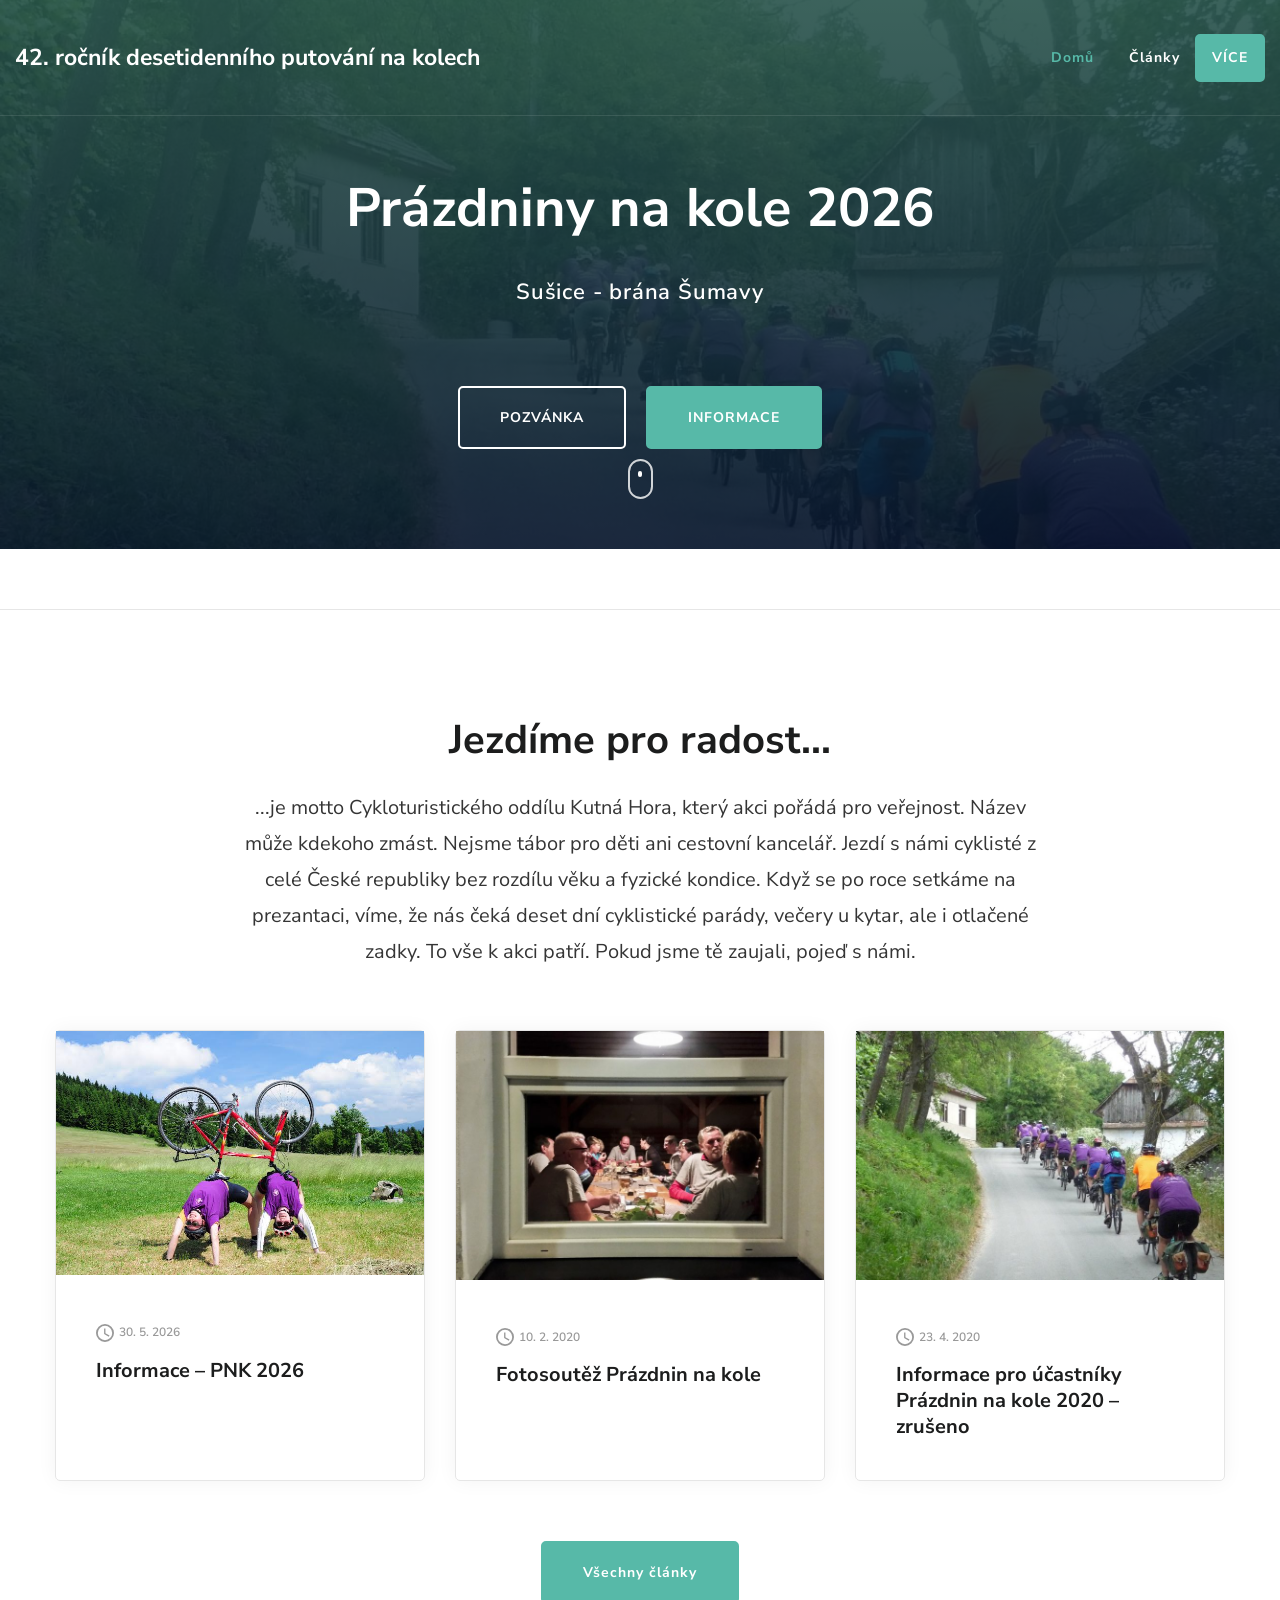
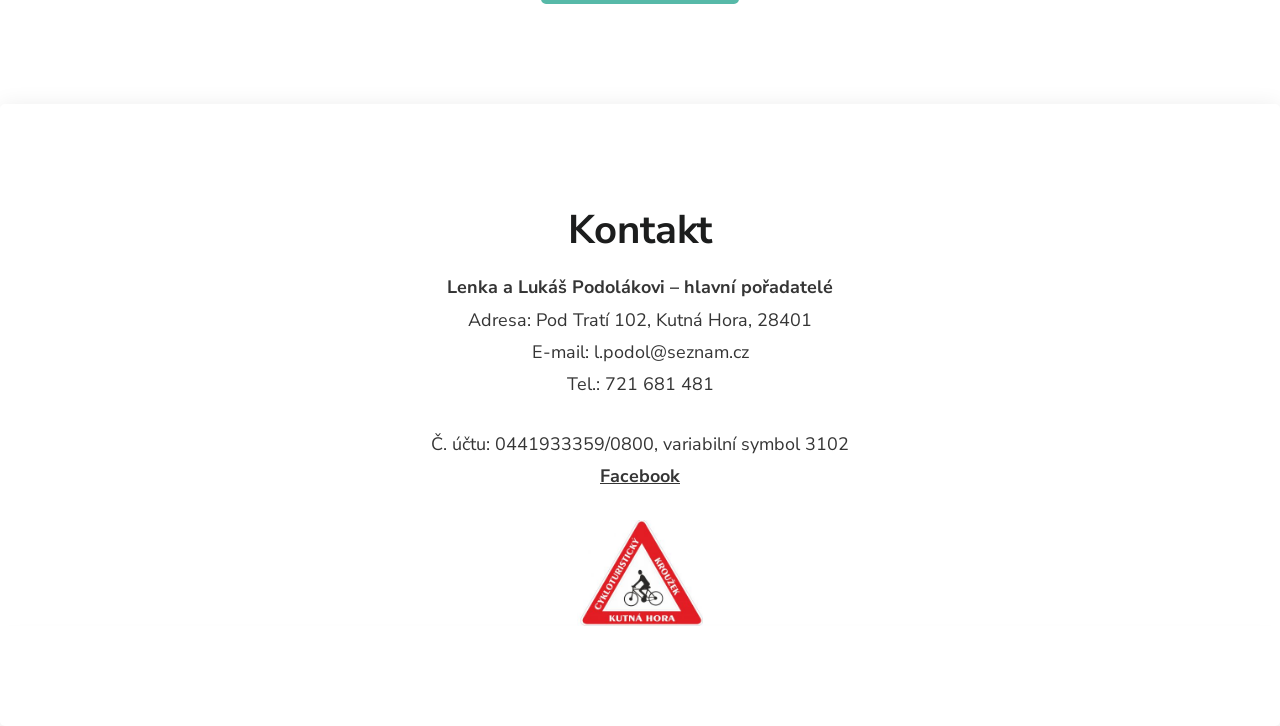
<file: index.html>
<!DOCTYPE html>
    <html lang="cs-CZ">
        <head itemscope itemtype="https://schema.org/WebSite">
           <meta charset="UTF-8">
    <meta name="viewport" content="width=device-width, initial-scale=1">
    <link rel="profile" href="http://gmpg.org/xfn/11">
    <title>42. ročník desetidenního putování na kolech</title>
<meta name='robots' content='max-image-preview:large' />
<link rel='dns-prefetch' href='http://fonts.googleapis.com/' />
<style id="wp-img-auto-sizes-contain-inline-css">
img:is([sizes=auto i],[sizes^="auto," i]){contain-intrinsic-size:3000px 1500px}
/*# sourceURL=wp-img-auto-sizes-contain-inline-css */
</style>
<style id="wp-block-library-inline-css">
:root{--wp-block-synced-color:#7a00df;--wp-block-synced-color--rgb:122,0,223;--wp-bound-block-color:var(--wp-block-synced-color);--wp-editor-canvas-background:#ddd;--wp-admin-theme-color:#007cba;--wp-admin-theme-color--rgb:0,124,186;--wp-admin-theme-color-darker-10:#006ba1;--wp-admin-theme-color-darker-10--rgb:0,107,160.5;--wp-admin-theme-color-darker-20:#005a87;--wp-admin-theme-color-darker-20--rgb:0,90,135;--wp-admin-border-width-focus:2px}@media (min-resolution:192dpi){:root{--wp-admin-border-width-focus:1.5px}}.wp-element-button{cursor:pointer}:root .has-very-light-gray-background-color{background-color:#eee}:root .has-very-dark-gray-background-color{background-color:#313131}:root .has-very-light-gray-color{color:#eee}:root .has-very-dark-gray-color{color:#313131}:root .has-vivid-green-cyan-to-vivid-cyan-blue-gradient-background{background:linear-gradient(135deg,#00d084,#0693e3)}:root .has-purple-crush-gradient-background{background:linear-gradient(135deg,#34e2e4,#4721fb 50%,#ab1dfe)}:root .has-hazy-dawn-gradient-background{background:linear-gradient(135deg,#faaca8,#dad0ec)}:root .has-subdued-olive-gradient-background{background:linear-gradient(135deg,#fafae1,#67a671)}:root .has-atomic-cream-gradient-background{background:linear-gradient(135deg,#fdd79a,#004a59)}:root .has-nightshade-gradient-background{background:linear-gradient(135deg,#330968,#31cdcf)}:root .has-midnight-gradient-background{background:linear-gradient(135deg,#020381,#2874fc)}:root{--wp--preset--font-size--normal:16px;--wp--preset--font-size--huge:42px}.has-regular-font-size{font-size:1em}.has-larger-font-size{font-size:2.625em}.has-normal-font-size{font-size:var(--wp--preset--font-size--normal)}.has-huge-font-size{font-size:var(--wp--preset--font-size--huge)}:root .has-text-align-center{text-align:center}:root .has-text-align-left{text-align:left}:root .has-text-align-right{text-align:right}.has-fit-text{white-space:nowrap!important}#end-resizable-editor-section{display:none}.aligncenter{clear:both}.items-justified-left{justify-content:flex-start}.items-justified-center{justify-content:center}.items-justified-right{justify-content:flex-end}.items-justified-space-between{justify-content:space-between}.screen-reader-text{word-wrap:normal!important;border:0;clip-path:inset(50%);height:1px;margin:-1px;overflow:hidden;padding:0;position:absolute;width:1px;word-break:normal!important}.screen-reader-text:focus{background-color:#ddd;clip-path:none;color:#444;display:block;font-size:1em;height:auto;left:5px;line-height:normal;padding:15px 23px 14px;text-decoration:none;top:5px;width:auto;z-index:100000}html :where(.has-border-color){border-style:solid}html :where([style^=border-color],[style*=";border-color"],[style*="; border-color"]){border-style:solid}html :where([style^=border-top-color],[style*=";border-top-color"],[style*="; border-top-color"]){border-top-style:solid}html :where([style^=border-right-color],[style*=";border-right-color"],[style*="; border-right-color"]){border-right-style:solid}html :where([style^=border-bottom-color],[style*=";border-bottom-color"],[style*="; border-bottom-color"]){border-bottom-style:solid}html :where([style^=border-left-color],[style*=";border-left-color"],[style*="; border-left-color"]){border-left-style:solid}html :where([style^=border-width],[style*=";border-width"],[style*="; border-width"]){border-style:solid}html :where([style^=border-top-width],[style*=";border-top-width"],[style*="; border-top-width"]){border-top-style:solid}html :where([style^=border-right-width],[style*=";border-right-width"],[style*="; border-right-width"]){border-right-style:solid}html :where([style^=border-bottom-width],[style*=";border-bottom-width"],[style*="; border-bottom-width"]){border-bottom-style:solid}html :where([style^=border-left-width],[style*=";border-left-width"],[style*="; border-left-width"]){border-left-style:solid}html :where(img[class*=wp-image-]){height:auto;max-width:100%}:where(figure){margin:0 0 1em}html :where(.is-position-sticky){--wp-admin--admin-bar--position-offset:var(--wp-admin--admin-bar--height,0px)}@media screen and (max-width:600px){html :where(.is-position-sticky){--wp-admin--admin-bar--position-offset:0px}}

/*# sourceURL=/wp-includes/css/dist/block-library/common.min.css */
</style>
<style id="classic-theme-styles-inline-css">
/*! This file is auto-generated */
.wp-block-button__link{color:#fff;background-color:#32373c;border-radius:9999px;box-shadow:none;text-decoration:none;padding:calc(.667em + 2px) calc(1.333em + 2px);font-size:1.125em}.wp-block-file__button{background:#32373c;color:#fff;text-decoration:none}
/*# sourceURL=/wp-includes/css/classic-themes.min.css */
</style>

<style id="global-styles-inline-css">
:root{--wp--preset--aspect-ratio--square: 1;--wp--preset--aspect-ratio--4-3: 4/3;--wp--preset--aspect-ratio--3-4: 3/4;--wp--preset--aspect-ratio--3-2: 3/2;--wp--preset--aspect-ratio--2-3: 2/3;--wp--preset--aspect-ratio--16-9: 16/9;--wp--preset--aspect-ratio--9-16: 9/16;--wp--preset--color--black: #000000;--wp--preset--color--cyan-bluish-gray: #abb8c3;--wp--preset--color--white: #ffffff;--wp--preset--color--pale-pink: #f78da7;--wp--preset--color--vivid-red: #cf2e2e;--wp--preset--color--luminous-vivid-orange: #ff6900;--wp--preset--color--luminous-vivid-amber: #fcb900;--wp--preset--color--light-green-cyan: #7bdcb5;--wp--preset--color--vivid-green-cyan: #00d084;--wp--preset--color--pale-cyan-blue: #8ed1fc;--wp--preset--color--vivid-cyan-blue: #0693e3;--wp--preset--color--vivid-purple: #9b51e0;--wp--preset--gradient--vivid-cyan-blue-to-vivid-purple: linear-gradient(135deg,rgb(6,147,227) 0%,rgb(155,81,224) 100%);--wp--preset--gradient--light-green-cyan-to-vivid-green-cyan: linear-gradient(135deg,rgb(122,220,180) 0%,rgb(0,208,130) 100%);--wp--preset--gradient--luminous-vivid-amber-to-luminous-vivid-orange: linear-gradient(135deg,rgb(252,185,0) 0%,rgb(255,105,0) 100%);--wp--preset--gradient--luminous-vivid-orange-to-vivid-red: linear-gradient(135deg,rgb(255,105,0) 0%,rgb(207,46,46) 100%);--wp--preset--gradient--very-light-gray-to-cyan-bluish-gray: linear-gradient(135deg,rgb(238,238,238) 0%,rgb(169,184,195) 100%);--wp--preset--gradient--cool-to-warm-spectrum: linear-gradient(135deg,rgb(74,234,220) 0%,rgb(151,120,209) 20%,rgb(207,42,186) 40%,rgb(238,44,130) 60%,rgb(251,105,98) 80%,rgb(254,248,76) 100%);--wp--preset--gradient--blush-light-purple: linear-gradient(135deg,rgb(255,206,236) 0%,rgb(152,150,240) 100%);--wp--preset--gradient--blush-bordeaux: linear-gradient(135deg,rgb(254,205,165) 0%,rgb(254,45,45) 50%,rgb(107,0,62) 100%);--wp--preset--gradient--luminous-dusk: linear-gradient(135deg,rgb(255,203,112) 0%,rgb(199,81,192) 50%,rgb(65,88,208) 100%);--wp--preset--gradient--pale-ocean: linear-gradient(135deg,rgb(255,245,203) 0%,rgb(182,227,212) 50%,rgb(51,167,181) 100%);--wp--preset--gradient--electric-grass: linear-gradient(135deg,rgb(202,248,128) 0%,rgb(113,206,126) 100%);--wp--preset--gradient--midnight: linear-gradient(135deg,rgb(2,3,129) 0%,rgb(40,116,252) 100%);--wp--preset--font-size--small: 13px;--wp--preset--font-size--medium: 20px;--wp--preset--font-size--large: 36px;--wp--preset--font-size--x-large: 42px;--wp--preset--spacing--20: 0.44rem;--wp--preset--spacing--30: 0.67rem;--wp--preset--spacing--40: 1rem;--wp--preset--spacing--50: 1.5rem;--wp--preset--spacing--60: 2.25rem;--wp--preset--spacing--70: 3.38rem;--wp--preset--spacing--80: 5.06rem;--wp--preset--shadow--natural: 6px 6px 9px rgba(0, 0, 0, 0.2);--wp--preset--shadow--deep: 12px 12px 50px rgba(0, 0, 0, 0.4);--wp--preset--shadow--sharp: 6px 6px 0px rgba(0, 0, 0, 0.2);--wp--preset--shadow--outlined: 6px 6px 0px -3px rgb(255, 255, 255), 6px 6px rgb(0, 0, 0);--wp--preset--shadow--crisp: 6px 6px 0px rgb(0, 0, 0);}.wp-block-button{--wp--preset--dimension--25: 25%;--wp--preset--dimension--50: 50%;--wp--preset--dimension--75: 75%;--wp--preset--dimension--100: 100%;}:where(body) { margin: 0; }:where(.is-layout-flex){gap: 0.5em;}:where(.is-layout-grid){gap: 0.5em;}body .is-layout-flex{display: flex;}.is-layout-flex{flex-wrap: wrap;align-items: center;}.is-layout-flex > :is(*, div){margin: 0;}body .is-layout-grid{display: grid;}.is-layout-grid > :is(*, div){margin: 0;}body{padding-top: 0px;padding-right: 0px;padding-bottom: 0px;padding-left: 0px;}:root :where(.wp-element-button, .wp-block-button__link){background-color: #32373c;border-width: 0;color: #fff;font-family: inherit;font-size: inherit;font-style: inherit;font-weight: inherit;letter-spacing: inherit;line-height: inherit;padding-top: calc(0.667em + 2px);padding-right: calc(1.333em + 2px);padding-bottom: calc(0.667em + 2px);padding-left: calc(1.333em + 2px);text-decoration: none;text-transform: inherit;}.has-black-color{color: var(--wp--preset--color--black) !important;}.has-cyan-bluish-gray-color{color: var(--wp--preset--color--cyan-bluish-gray) !important;}.has-white-color{color: var(--wp--preset--color--white) !important;}.has-pale-pink-color{color: var(--wp--preset--color--pale-pink) !important;}.has-vivid-red-color{color: var(--wp--preset--color--vivid-red) !important;}.has-luminous-vivid-orange-color{color: var(--wp--preset--color--luminous-vivid-orange) !important;}.has-luminous-vivid-amber-color{color: var(--wp--preset--color--luminous-vivid-amber) !important;}.has-light-green-cyan-color{color: var(--wp--preset--color--light-green-cyan) !important;}.has-vivid-green-cyan-color{color: var(--wp--preset--color--vivid-green-cyan) !important;}.has-pale-cyan-blue-color{color: var(--wp--preset--color--pale-cyan-blue) !important;}.has-vivid-cyan-blue-color{color: var(--wp--preset--color--vivid-cyan-blue) !important;}.has-vivid-purple-color{color: var(--wp--preset--color--vivid-purple) !important;}.has-black-background-color{background-color: var(--wp--preset--color--black) !important;}.has-cyan-bluish-gray-background-color{background-color: var(--wp--preset--color--cyan-bluish-gray) !important;}.has-white-background-color{background-color: var(--wp--preset--color--white) !important;}.has-pale-pink-background-color{background-color: var(--wp--preset--color--pale-pink) !important;}.has-vivid-red-background-color{background-color: var(--wp--preset--color--vivid-red) !important;}.has-luminous-vivid-orange-background-color{background-color: var(--wp--preset--color--luminous-vivid-orange) !important;}.has-luminous-vivid-amber-background-color{background-color: var(--wp--preset--color--luminous-vivid-amber) !important;}.has-light-green-cyan-background-color{background-color: var(--wp--preset--color--light-green-cyan) !important;}.has-vivid-green-cyan-background-color{background-color: var(--wp--preset--color--vivid-green-cyan) !important;}.has-pale-cyan-blue-background-color{background-color: var(--wp--preset--color--pale-cyan-blue) !important;}.has-vivid-cyan-blue-background-color{background-color: var(--wp--preset--color--vivid-cyan-blue) !important;}.has-vivid-purple-background-color{background-color: var(--wp--preset--color--vivid-purple) !important;}.has-black-border-color{border-color: var(--wp--preset--color--black) !important;}.has-cyan-bluish-gray-border-color{border-color: var(--wp--preset--color--cyan-bluish-gray) !important;}.has-white-border-color{border-color: var(--wp--preset--color--white) !important;}.has-pale-pink-border-color{border-color: var(--wp--preset--color--pale-pink) !important;}.has-vivid-red-border-color{border-color: var(--wp--preset--color--vivid-red) !important;}.has-luminous-vivid-orange-border-color{border-color: var(--wp--preset--color--luminous-vivid-orange) !important;}.has-luminous-vivid-amber-border-color{border-color: var(--wp--preset--color--luminous-vivid-amber) !important;}.has-light-green-cyan-border-color{border-color: var(--wp--preset--color--light-green-cyan) !important;}.has-vivid-green-cyan-border-color{border-color: var(--wp--preset--color--vivid-green-cyan) !important;}.has-pale-cyan-blue-border-color{border-color: var(--wp--preset--color--pale-cyan-blue) !important;}.has-vivid-cyan-blue-border-color{border-color: var(--wp--preset--color--vivid-cyan-blue) !important;}.has-vivid-purple-border-color{border-color: var(--wp--preset--color--vivid-purple) !important;}.has-vivid-cyan-blue-to-vivid-purple-gradient-background{background: var(--wp--preset--gradient--vivid-cyan-blue-to-vivid-purple) !important;}.has-light-green-cyan-to-vivid-green-cyan-gradient-background{background: var(--wp--preset--gradient--light-green-cyan-to-vivid-green-cyan) !important;}.has-luminous-vivid-amber-to-luminous-vivid-orange-gradient-background{background: var(--wp--preset--gradient--luminous-vivid-amber-to-luminous-vivid-orange) !important;}.has-luminous-vivid-orange-to-vivid-red-gradient-background{background: var(--wp--preset--gradient--luminous-vivid-orange-to-vivid-red) !important;}.has-very-light-gray-to-cyan-bluish-gray-gradient-background{background: var(--wp--preset--gradient--very-light-gray-to-cyan-bluish-gray) !important;}.has-cool-to-warm-spectrum-gradient-background{background: var(--wp--preset--gradient--cool-to-warm-spectrum) !important;}.has-blush-light-purple-gradient-background{background: var(--wp--preset--gradient--blush-light-purple) !important;}.has-blush-bordeaux-gradient-background{background: var(--wp--preset--gradient--blush-bordeaux) !important;}.has-luminous-dusk-gradient-background{background: var(--wp--preset--gradient--luminous-dusk) !important;}.has-pale-ocean-gradient-background{background: var(--wp--preset--gradient--pale-ocean) !important;}.has-electric-grass-gradient-background{background: var(--wp--preset--gradient--electric-grass) !important;}.has-midnight-gradient-background{background: var(--wp--preset--gradient--midnight) !important;}.has-small-font-size{font-size: var(--wp--preset--font-size--small) !important;}.has-medium-font-size{font-size: var(--wp--preset--font-size--medium) !important;}.has-large-font-size{font-size: var(--wp--preset--font-size--large) !important;}.has-x-large-font-size{font-size: var(--wp--preset--font-size--x-large) !important;}
/*# sourceURL=global-styles-inline-css */
</style>

<link rel='stylesheet' id='animate-css' href='wp-content/themes/the-conference/css/animate.min.css' media='all' />
<link rel='stylesheet' id='the-conference-google-fonts-css' href='https://fonts.googleapis.com/css?family=Nunito+Sans%3A200%2C200i%2C300%2C300i%2C400%2C400i%2C600%2C600i%2C700%2C700i%2C800%2C800i%2C900%2C900i#038;subset=latin,latin-ext' media='all' />
<link rel='stylesheet' id='the-conference-css' href='wp-content/themes/the-conference/style.css' media='all' />
<script id="jquery-core-js" src="wp-includes/js/jquery/jquery.min.js"></script>
<script id="jquery-migrate-js" src="wp-includes/js/jquery/jquery-migrate.min.js"></script>
<meta name="generator" content="WordPress 7.1.3" />
<link rel="canonical" href="index.html" />
<style>.recentcomments a{display:inline !important;padding:0 !important;margin:0 !important;}</style><link rel="icon" href="wp-content/uploads/2019/03/cropped-cyklokroužek-logo-single-1-32x32.jpg" sizes="32x32" />
<link rel="icon" href="wp-content/uploads/2019/03/cropped-cyklokroužek-logo-single-1-192x192.jpg" sizes="192x192" />
<link rel="apple-touch-icon" href="wp-content/uploads/2019/03/cropped-cyklokroužek-logo-single-1-180x180.jpg" />
<meta name="msapplication-TileImage" content="https://www.prazdninynakole.cz/wp-content/uploads/2019/03/cropped-cyklokroužek-logo-single-1-270x270.jpg" />
</head>

<body class="home wp-singular page-template-default page page-id-6 wp-theme-the-conference homepage hasbanner " itemscope itemtype="https://schema.org/WebPage">
    
          <button class="toggle-btn" data-toggle-target=".main-menu-modal" data-toggle-body-class="showing-main-menu-modal" aria-expanded="false" data-set-focus=".close-main-nav-toggle"><span class="bar"></span><span class="bar"></span><span class="bar"></span></button>
      
    <div class="nav-wrap mobile-menu-wrapper">
            <nav id="mobile-site-navigation" class="main-navigation mobile-navigation">        
        <div class="primary-menu-list main-menu-modal cover-modal" data-modal-target-string=".main-menu-modal">
            <button class="close close-main-nav-toggle" data-toggle-target=".main-menu-modal" data-toggle-body-class="showing-main-menu-modal" aria-expanded="false" data-set-focus=".main-menu-modal">
                <span class="toggle-bar"></span> 
                <span class="toggle-bar"></span>
            </button>
            <div class="mobile-menu" aria-label="Mobile">
                <div class="menu-primary-container"><ul id="mobile-primary-menu" class="nav-menu main-menu-modal"><li id="menu-item-11" class="menu-item menu-item-type-post_type menu-item-object-page menu-item-home current-menu-item page_item page-item-6 current_page_item menu-item-11"><a href="index.html" aria-current="page">Domů</a></li>
<li id="menu-item-12" class="menu-item menu-item-type-post_type menu-item-object-page menu-item-12"><a href="blog/index.html">Články</a></li>
</ul></div>                <div class="nav-btn"><a href="https://www.facebook.com/prazdninynakole" class="btn custom-link" target="_blank">VÍCE</a></div>            </div>
        </div>
    </nav><!-- #mobile-site-navigation -->
        </div>
    <div id="page" class="site">
        <a class="skip-link screen-reader-text" href="index.html#acc-content">Skip to content (Press Enter)</a>
        <header class="site-header" itemscope itemtype="https://schema.org/WPHeader">
        <div class="container">
                <div class="site-branding" itemscope itemtype="https://schema.org/Organization">
		<div class="site-title-wrap">                <h1 class="site-title" itemprop="name"><a href="index.html" rel="home" itemprop="url">42. ročník desetidenního putování na kolech</a></h1>
                        </div><!-- .site-title-wrap -->
	</div>    
                <div class="nav-wrap">
                        <nav id="site-navigation" class="main-navigation" role="navigation" itemscope itemtype="https://schema.org/SiteNavigationElement">
            <!-- <button type="button" class="toggle-button" >
                <span class="toggle-bar"></span>
                <span class="toggle-bar"></span>
                <span class="toggle-bar"></span>
            </button> -->
            <div class="menu-primary-container"><ul id="primary-menu" class="nav-menu"><li class="menu-item menu-item-type-post_type menu-item-object-page menu-item-home current-menu-item page_item page-item-6 current_page_item menu-item-11"><a href="index.html" aria-current="page">Domů</a></li>
<li class="menu-item menu-item-type-post_type menu-item-object-page menu-item-12"><a href="blog/index.html">Články</a></li>
</ul></div>        </nav><!-- #site-navigation -->
    <div class="nav-btn"><a href="https://www.facebook.com/prazdninynakole" class="btn custom-link" target="_blank">VÍCE</a></div>            </div>
        </div>
    </header><!-- .site-header -->
           <div id="banner_section" class="site-banner">
            <div class="item"><div id="wp-custom-header" class="wp-custom-header"><img src="wp-content/uploads/2019/03/cropped-pnkuvod-1.jpg" width="1920" height="1008" alt="" srcset="wp-content/uploads/2019/03/cropped-pnkuvod-1.jpg 1920w, wp-content/uploads/2019/03/cropped-pnkuvod-1-300x158.jpg 300w, wp-content/uploads/2019/03/cropped-pnkuvod-1-768x403.jpg 768w, wp-content/uploads/2019/03/cropped-pnkuvod-1-1024x538.jpg 1024w" sizes="(max-width: 1920px) 100vw, 1920px" decoding="async" /></div><span class="scroll-down"></span><div class="banner-caption static-banner"><div class="container"><h2 class="banner-title wow fadeInUp" data-wow-duration="1s" data-wow-delay="0.1s">Prázdniny na kole 2026</h2><div class="banner-desc wow fadeInUp" data-wow-duration="1s" data-wow-delay="0.3s"><p>Sušice - brána Šumavy</p>
</div><div class="btn-wrap"><a href="https://www.facebook.com/photo?fbid=1537830181679999&#038;set=a.512803264182701" class="btn-transparent wow fadeInLeft" data-wow-duration="1s" data-wow-delay="0.5s">POZVÁNKA</a><a href="https://www.facebook.com/prazdninynakole" class="btn-filled wow fadeInRight" data-wow-duration="1s" data-wow-delay="0.5s">INFORMACE</a></div></div></div></div>        </div>
    <div id="acc-content">
<section id="blog_section" class="blog-section">
	<div class="container">
        
        <h2 class="section-title">Jezdíme pro radost...</h2><div class="section-desc"><p>...je motto Cykloturistického oddílu Kutná Hora, který akci pořádá pro veřejnost. Název může kdekoho zmást. Nejsme tábor pro děti ani cestovní kancelář. Jezdí s námi cyklisté z celé České republiky bez rozdílu věku a fyzické kondice. Když se po roce setkáme na prezantaci, víme, že nás čeká deset dní cyklistické parády, večery u kytar, ale i otlačené zadky. To vše k akci patří. Pokud jsme tě zaujali, pojeď s námi.</p>
</div>            <div class="article-wrap">
    			                    <article class="post">
                        <figure class="post-thumbnail">
                                                        <a href="fotogalerie-z-minulych-akci/index.html">
                            <img width="721" height="479" src="wp-content/uploads/2019/03/unnamed.jpg" class="attachment-the-conference-blog size-the-conference-blog wp-post-image" alt="" itemprop="image" decoding="async" srcset="wp-content/uploads/2019/03/unnamed.jpg 721w, wp-content/uploads/2019/03/unnamed-300x199.jpg 300w" sizes="(max-width: 721px) 100vw, 721px" />                            </a>
                        </figure>
                        <header class="entry-header">
                                                            <div class="entry-meta">
                                <span class="posted-on"><svg xmlns="http://www.w3.org/2000/svg" viewBox="0 0 18 18"><defs><style>.clk{fill:#999;}</style></defs><g transform="translate(-2 -2)"><g transform="translate(2 2)"><path class="clk" d="M11,2a9,9,0,1,0,9,9A9.026,9.026,0,0,0,11,2Zm0,16.2A7.2,7.2,0,1,1,18.2,11,7.21,7.21,0,0,1,11,18.2Z" transform="translate(-2 -2)"/><path class="clk" d="M12.35,7H11v5.4l4.68,2.88.72-1.17-4.05-2.43Z" transform="translate(-2.9 -2.5)"/></g></g></svg><a href="fotogalerie-z-minulych-akci/index.html" rel="bookmark"><time class="entry-date published updated" datetime="2026-05-30T23:39:00+02:00" itemprop="dateModified">30. 5. 2026</time></time><time class="updated" datetime="2019-03-14T13:31:23+01:00" itemprop="datePublished">14. 3. 2019</time></a></span>                                </div>
                                                         <h3 class="entry-title">
                                <a href="fotogalerie-z-minulych-akci/index.html">Informace &#8211; PNK 2026</a>
                            </h3>
                        </header>
                    </article> <!-- .post -->
        			                    <article class="post">
                        <figure class="post-thumbnail">
                                                        <a href="fotosoutez-pnk-2018/index.html">
                            <img width="768" height="519" src="wp-content/uploads/2019/03/Televize-PNK-2018-2-768x519.jpg" class="attachment-the-conference-blog size-the-conference-blog wp-post-image" alt="" itemprop="image" decoding="async" />                            </a>
                        </figure>
                        <header class="entry-header">
                                                            <div class="entry-meta">
                                <span class="posted-on"><svg xmlns="http://www.w3.org/2000/svg" viewBox="0 0 18 18"><defs><style>.clk{fill:#999;}</style></defs><g transform="translate(-2 -2)"><g transform="translate(2 2)"><path class="clk" d="M11,2a9,9,0,1,0,9,9A9.026,9.026,0,0,0,11,2Zm0,16.2A7.2,7.2,0,1,1,18.2,11,7.21,7.21,0,0,1,11,18.2Z" transform="translate(-2 -2)"/><path class="clk" d="M12.35,7H11v5.4l4.68,2.88.72-1.17-4.05-2.43Z" transform="translate(-2.9 -2.5)"/></g></g></svg><a href="fotosoutez-pnk-2018/index.html" rel="bookmark"><time class="entry-date published updated" datetime="2020-02-10T18:03:22+01:00" itemprop="dateModified">10. 2. 2020</time></time><time class="updated" datetime="2019-03-14T13:16:21+01:00" itemprop="datePublished">14. 3. 2019</time></a></span>                                </div>
                                                         <h3 class="entry-title">
                                <a href="fotosoutez-pnk-2018/index.html">Fotosoutěž Prázdnin na kole</a>
                            </h3>
                        </header>
                    </article> <!-- .post -->
        			                    <article class="post">
                        <figure class="post-thumbnail">
                                                        <a href="ahoj-vsichni/index.html">
                            <img width="768" height="519" src="wp-content/uploads/2019/03/pnkuvod-768x519.jpg" class="attachment-the-conference-blog size-the-conference-blog wp-post-image" alt="" itemprop="image" decoding="async" />                            </a>
                        </figure>
                        <header class="entry-header">
                                                            <div class="entry-meta">
                                <span class="posted-on"><svg xmlns="http://www.w3.org/2000/svg" viewBox="0 0 18 18"><defs><style>.clk{fill:#999;}</style></defs><g transform="translate(-2 -2)"><g transform="translate(2 2)"><path class="clk" d="M11,2a9,9,0,1,0,9,9A9.026,9.026,0,0,0,11,2Zm0,16.2A7.2,7.2,0,1,1,18.2,11,7.21,7.21,0,0,1,11,18.2Z" transform="translate(-2 -2)"/><path class="clk" d="M12.35,7H11v5.4l4.68,2.88.72-1.17-4.05-2.43Z" transform="translate(-2.9 -2.5)"/></g></g></svg><a href="ahoj-vsichni/index.html" rel="bookmark"><time class="entry-date published updated" datetime="2020-04-23T14:59:42+02:00" itemprop="dateModified">23. 4. 2020</time></time><time class="updated" datetime="2019-03-14T13:16:12+01:00" itemprop="datePublished">14. 3. 2019</time></a></span>                                </div>
                                                         <h3 class="entry-title">
                                <a href="ahoj-vsichni/index.html">Informace pro účastníky Prázdnin na kole 2020 &#8211; zrušeno</a>
                            </h3>
                        </header>
                    </article> <!-- .post -->
        			    		</div>
    		
                            <div class="btn-wrap">
        			<a href="blog/index.html" class="btn-filled">Všechny články</a>
        		</div>
                    
        	</div>
</section>
	<section id="contact_section" class="contact-form-section">
		<div class="container">
			<section id="text-3" class="widget widget_text"><h2 class="widget-title" itemprop="name">Kontakt</h2>			<div class="textwidget"><p><strong>Lenka a Lukáš Podolákovi &#8211; hlavní pořadatelé<br />
</strong>Adresa: Pod Tratí 102, Kutná Hora, 28401<br />
E-mail: l.podol@seznam.cz<br />
Tel.: 721 681 481</p>
<p>Č. účtu: 0441933359/0800, variabilní symbol 3102<br />
<strong><a href="https://www.facebook.com/prazdninynakole/">Facebook</a></strong></p>
<p><img decoding="async" class="alignnone  wp-image-25" src="wp-content/uploads/2019/03/cyklokroužek-logo-single-300x254.jpg" alt="" width="126" height="107" srcset="wp-content/uploads/2019/03/cyklokroužek-logo-single-300x254.jpg 300w, wp-content/uploads/2019/03/cyklokroužek-logo-single-768x649.jpg 768w, wp-content/uploads/2019/03/cyklokroužek-logo-single-1024x866.jpg 1024w" sizes="(max-width: 126px) 100vw, 126px" /></p>
</div>
		</section>		</div>
	</section> <!-- .contact-form-section -->
    <div class="overlay"></div>
    <footer id="colophon" class="site-footer" itemscope itemtype="https://schema.org/WPFooter">
        <div class="bottom-footer">
		<div class="container">
			<div class="site-info">            
            <span class="copyright">&copy; Copyright 2026 <a href="index.html">42. ročník desetidenního putování na kolech</a>. All Rights Reserved. </span>The Conference | Developed by <a href="https://rarathemes.com/" rel="nofollow" target="_blank">Rara Themes</a></span><span class="wp-link"> Powered by <a href="https://wordpress.org/" target="_blank">WordPress</a>.</span>               
            </div>
		</div>
	</div>
        </footer><!-- #colophon -->
        </div><!-- #acc-content -->
    </div><!-- #page -->
    <script type="speculationrules">
{"prefetch":[{"source":"document","where":{"and":[{"href_matches":"/*"},{"not":{"href_matches":["/wp-*.php","/wp-admin/*","/wp-content/uploads/*","/wp-content/*","/wp-content/plugins/*","/wp-content/themes/the-conference/*","/*\\?(.+)"]}},{"not":{"selector_matches":"a[rel~=\"nofollow\"]"}},{"not":{"selector_matches":".no-prefetch, .no-prefetch a"}}]},"eagerness":"conservative"}]}
</script>
<script id="all-js" src="wp-content/themes/the-conference/js/all.min.js"></script>
<script id="v4-shims-js" src="wp-content/themes/the-conference/js/v4-shims.min.js"></script>
<script id="jquery-countdown-js" src="wp-content/themes/the-conference/js/jquery.countdown.min.js"></script>
<script id="waypoints-js" src="wp-content/themes/the-conference/js/waypoints.min.js"></script>
<script id="wow-js" src="wp-content/themes/the-conference/js/wow.min.js"></script>
<script id="the-conference-modal-accessibility-js" src="wp-content/themes/the-conference/js/modal-accessibility.min.js"></script>
<script id="jquery-ui-core-js-before">
jQuery.uiBackCompat = true;
//# sourceURL=jquery-ui-core-js-before
</script>
<script id="jquery-ui-core-js" src="wp-includes/js/jquery/ui/core.min.js"></script>
<script id="jquery-ui-tabs-js" src="wp-includes/js/jquery/ui/tabs.min.js"></script>
<script id="the-conference-js-extra">
var the_conference_data = {"rtl":"","singular":"1","banner_event_timer":""};
//# sourceURL=the-conference-js-extra
</script>
<script id="the-conference-js" src="wp-content/themes/the-conference/js/custom.min.js"></script>
<svg style="position: absolute; width: 0; height: 0; overflow: hidden;" version="1.1" xmlns="http://www.w3.org/2000/svg" xmlns:xlink="http://www.w3.org/1999/xlink">
<defs>
<symbol id="icon-behance" viewBox="0 0 37 32">
<path class="path1" d="M33 6.054h-9.125v2.214h9.125v-2.214zM28.5 13.661q-1.607 0-2.607 0.938t-1.107 2.545h7.286q-0.321-3.482-3.571-3.482zM28.786 24.107q1.125 0 2.179-0.571t1.357-1.554h3.946q-1.786 5.482-7.625 5.482-3.821 0-6.080-2.357t-2.259-6.196q0-3.714 2.33-6.17t6.009-2.455q2.464 0 4.295 1.214t2.732 3.196 0.902 4.429q0 0.304-0.036 0.839h-11.75q0 1.982 1.027 3.063t2.973 1.080zM4.946 23.214h5.286q3.661 0 3.661-2.982 0-3.214-3.554-3.214h-5.393v6.196zM4.946 13.625h5.018q1.393 0 2.205-0.652t0.813-2.027q0-2.571-3.393-2.571h-4.643v5.25zM0 4.536h10.607q1.554 0 2.768 0.25t2.259 0.848 1.607 1.723 0.563 2.75q0 3.232-3.071 4.696 2.036 0.571 3.071 2.054t1.036 3.643q0 1.339-0.438 2.438t-1.179 1.848-1.759 1.268-2.161 0.75-2.393 0.232h-10.911v-22.5z"></path>
</symbol>
<symbol id="icon-deviantart" viewBox="0 0 18 32">
<path class="path1" d="M18.286 5.411l-5.411 10.393 0.429 0.554h4.982v7.411h-9.054l-0.786 0.536-2.536 4.875-0.536 0.536h-5.375v-5.411l5.411-10.411-0.429-0.536h-4.982v-7.411h9.054l0.786-0.536 2.536-4.875 0.536-0.536h5.375v5.411z"></path>
</symbol>
<symbol id="icon-medium" viewBox="0 0 32 32">
<path class="path1" d="M10.661 7.518v20.946q0 0.446-0.223 0.759t-0.652 0.313q-0.304 0-0.589-0.143l-8.304-4.161q-0.375-0.179-0.634-0.598t-0.259-0.83v-20.357q0-0.357 0.179-0.607t0.518-0.25q0.25 0 0.786 0.268l9.125 4.571q0.054 0.054 0.054 0.089zM11.804 9.321l9.536 15.464-9.536-4.75v-10.714zM32 9.643v18.821q0 0.446-0.25 0.723t-0.679 0.277-0.839-0.232l-7.875-3.929zM31.946 7.5q0 0.054-4.58 7.491t-5.366 8.705l-6.964-11.321 5.786-9.411q0.304-0.5 0.929-0.5 0.25 0 0.464 0.107l9.661 4.821q0.071 0.036 0.071 0.107z"></path>
</symbol>
<symbol id="icon-slideshare" viewBox="0 0 32 32">
<path class="path1" d="M15.589 13.214q0 1.482-1.134 2.545t-2.723 1.063-2.723-1.063-1.134-2.545q0-1.5 1.134-2.554t2.723-1.054 2.723 1.054 1.134 2.554zM24.554 13.214q0 1.482-1.125 2.545t-2.732 1.063q-1.589 0-2.723-1.063t-1.134-2.545q0-1.5 1.134-2.554t2.723-1.054q1.607 0 2.732 1.054t1.125 2.554zM28.571 16.429v-11.911q0-1.554-0.571-2.205t-1.982-0.652h-19.857q-1.482 0-2.009 0.607t-0.527 2.25v12.018q0.768 0.411 1.58 0.714t1.446 0.5 1.446 0.33 1.268 0.196 1.25 0.071 1.045 0.009 1.009-0.036 0.795-0.036q1.214-0.018 1.696 0.482 0.107 0.107 0.179 0.161 0.464 0.446 1.089 0.911 0.125-1.625 2.107-1.554 0.089 0 0.652 0.027t0.768 0.036 0.813 0.018 0.946-0.018 0.973-0.080 1.089-0.152 1.107-0.241 1.196-0.348 1.205-0.482 1.286-0.616zM31.482 16.339q-2.161 2.661-6.643 4.5 1.5 5.089-0.411 8.304-1.179 2.018-3.268 2.643-1.857 0.571-3.25-0.268-1.536-0.911-1.464-2.929l-0.018-5.821v-0.018q-0.143-0.036-0.438-0.107t-0.42-0.089l-0.018 6.036q0.071 2.036-1.482 2.929-1.411 0.839-3.268 0.268-2.089-0.643-3.25-2.679-1.875-3.214-0.393-8.268-4.482-1.839-6.643-4.5-0.446-0.661-0.071-1.125t1.071 0.018q0.054 0.036 0.196 0.125t0.196 0.143v-12.393q0-1.286 0.839-2.196t2.036-0.911h22.446q1.196 0 2.036 0.911t0.839 2.196v12.393l0.375-0.268q0.696-0.482 1.071-0.018t-0.071 1.125z"></path>
</symbol>
<symbol id="icon-snapchat-ghost" viewBox="0 0 30 32">
<path class="path1" d="M15.143 2.286q2.393-0.018 4.295 1.223t2.92 3.438q0.482 1.036 0.482 3.196 0 0.839-0.161 3.411 0.25 0.125 0.5 0.125 0.321 0 0.911-0.241t0.911-0.241q0.518 0 1 0.321t0.482 0.821q0 0.571-0.563 0.964t-1.232 0.563-1.232 0.518-0.563 0.848q0 0.268 0.214 0.768 0.661 1.464 1.83 2.679t2.58 1.804q0.5 0.214 1.429 0.411 0.5 0.107 0.5 0.625 0 1.25-3.911 1.839-0.125 0.196-0.196 0.696t-0.25 0.83-0.589 0.33q-0.357 0-1.107-0.116t-1.143-0.116q-0.661 0-1.107 0.089-0.571 0.089-1.125 0.402t-1.036 0.679-1.036 0.723-1.357 0.598-1.768 0.241q-0.929 0-1.723-0.241t-1.339-0.598-1.027-0.723-1.036-0.679-1.107-0.402q-0.464-0.089-1.125-0.089-0.429 0-1.17 0.134t-1.045 0.134q-0.446 0-0.625-0.33t-0.25-0.848-0.196-0.714q-3.911-0.589-3.911-1.839 0-0.518 0.5-0.625 0.929-0.196 1.429-0.411 1.393-0.571 2.58-1.804t1.83-2.679q0.214-0.5 0.214-0.768 0-0.5-0.563-0.848t-1.241-0.527-1.241-0.563-0.563-0.938q0-0.482 0.464-0.813t0.982-0.33q0.268 0 0.857 0.232t0.946 0.232q0.321 0 0.571-0.125-0.161-2.536-0.161-3.393 0-2.179 0.482-3.214 1.143-2.446 3.071-3.536t4.714-1.125z"></path>
</symbol>
<symbol id="icon-yelp" viewBox="0 0 27 32">
<path class="path1" d="M13.804 23.554v2.268q-0.018 5.214-0.107 5.446-0.214 0.571-0.911 0.714-0.964 0.161-3.241-0.679t-2.902-1.589q-0.232-0.268-0.304-0.643-0.018-0.214 0.071-0.464 0.071-0.179 0.607-0.839t3.232-3.857q0.018 0 1.071-1.25 0.268-0.339 0.705-0.438t0.884 0.063q0.429 0.179 0.67 0.518t0.223 0.75zM11.143 19.071q-0.054 0.982-0.929 1.25l-2.143 0.696q-4.911 1.571-5.214 1.571-0.625-0.036-0.964-0.643-0.214-0.446-0.304-1.339-0.143-1.357 0.018-2.973t0.536-2.223 1-0.571q0.232 0 3.607 1.375 1.25 0.518 2.054 0.839l1.5 0.607q0.411 0.161 0.634 0.545t0.205 0.866zM25.893 24.375q-0.125 0.964-1.634 2.875t-2.42 2.268q-0.661 0.25-1.125-0.125-0.25-0.179-3.286-5.125l-0.839-1.375q-0.25-0.375-0.205-0.821t0.348-0.821q0.625-0.768 1.482-0.464 0.018 0.018 2.125 0.714 3.625 1.179 4.321 1.42t0.839 0.366q0.5 0.393 0.393 1.089zM13.893 13.089q0.089 1.821-0.964 2.179-1.036 0.304-2.036-1.268l-6.75-10.679q-0.143-0.625 0.339-1.107 0.732-0.768 3.705-1.598t4.009-0.563q0.714 0.179 0.875 0.804 0.054 0.321 0.393 5.455t0.429 6.777zM25.714 15.018q0.054 0.696-0.464 1.054-0.268 0.179-5.875 1.536-1.196 0.268-1.625 0.411l0.018-0.036q-0.411 0.107-0.821-0.071t-0.661-0.571q-0.536-0.839 0-1.554 0.018-0.018 1.339-1.821 2.232-3.054 2.679-3.643t0.607-0.696q0.5-0.339 1.161-0.036 0.857 0.411 2.196 2.384t1.446 2.991v0.054z"></path>
</symbol>
<symbol id="icon-vine" viewBox="0 0 27 32">
<path class="path1" d="M26.732 14.768v3.536q-1.804 0.411-3.536 0.411-1.161 2.429-2.955 4.839t-3.241 3.848-2.286 1.902q-1.429 0.804-2.893-0.054-0.5-0.304-1.080-0.777t-1.518-1.491-1.83-2.295-1.92-3.286-1.884-4.357-1.634-5.616-1.259-6.964h5.054q0.464 3.893 1.25 7.116t1.866 5.661 2.17 4.205 2.5 3.482q3.018-3.018 5.125-7.25-2.536-1.286-3.982-3.929t-1.446-5.946q0-3.429 1.857-5.616t5.071-2.188q3.179 0 4.875 1.884t1.696 5.313q0 2.839-1.036 5.107-0.125 0.018-0.348 0.054t-0.821 0.036-1.125-0.107-1.107-0.455-0.902-0.92q0.554-1.839 0.554-3.286 0-1.554-0.518-2.357t-1.411-0.804q-0.946 0-1.518 0.884t-0.571 2.509q0 3.321 1.875 5.241t4.768 1.92q1.107 0 2.161-0.25z"></path>
</symbol>
<symbol id="icon-vk" viewBox="0 0 35 32">
<path class="path1" d="M34.232 9.286q0.411 1.143-2.679 5.25-0.429 0.571-1.161 1.518-1.393 1.786-1.607 2.339-0.304 0.732 0.25 1.446 0.304 0.375 1.446 1.464h0.018l0.071 0.071q2.518 2.339 3.411 3.946 0.054 0.089 0.116 0.223t0.125 0.473-0.009 0.607-0.446 0.491-1.054 0.223l-4.571 0.071q-0.429 0.089-1-0.089t-0.929-0.393l-0.357-0.214q-0.536-0.375-1.25-1.143t-1.223-1.384-1.089-1.036-1.009-0.277q-0.054 0.018-0.143 0.063t-0.304 0.259-0.384 0.527-0.304 0.929-0.116 1.384q0 0.268-0.063 0.491t-0.134 0.33l-0.071 0.089q-0.321 0.339-0.946 0.393h-2.054q-1.268 0.071-2.607-0.295t-2.348-0.946-1.839-1.179-1.259-1.027l-0.446-0.429q-0.179-0.179-0.491-0.536t-1.277-1.625-1.893-2.696-2.188-3.768-2.33-4.857q-0.107-0.286-0.107-0.482t0.054-0.286l0.071-0.107q0.268-0.339 1.018-0.339l4.893-0.036q0.214 0.036 0.411 0.116t0.286 0.152l0.089 0.054q0.286 0.196 0.429 0.571 0.357 0.893 0.821 1.848t0.732 1.455l0.286 0.518q0.518 1.071 1 1.857t0.866 1.223 0.741 0.688 0.607 0.25 0.482-0.089q0.036-0.018 0.089-0.089t0.214-0.393 0.241-0.839 0.17-1.446 0-2.232q-0.036-0.714-0.161-1.304t-0.25-0.821l-0.107-0.214q-0.446-0.607-1.518-0.768-0.232-0.036 0.089-0.429 0.304-0.339 0.679-0.536 0.946-0.464 4.268-0.429 1.464 0.018 2.411 0.232 0.357 0.089 0.598 0.241t0.366 0.429 0.188 0.571 0.063 0.813-0.018 0.982-0.045 1.259-0.027 1.473q0 0.196-0.018 0.75t-0.009 0.857 0.063 0.723 0.205 0.696 0.402 0.438q0.143 0.036 0.304 0.071t0.464-0.196 0.679-0.616 0.929-1.196 1.214-1.92q1.071-1.857 1.911-4.018 0.071-0.179 0.179-0.313t0.196-0.188l0.071-0.054 0.089-0.045t0.232-0.054 0.357-0.009l5.143-0.036q0.696-0.089 1.143 0.045t0.554 0.295z"></path>
</symbol>
<symbol id="icon-search" viewBox="0 0 30 32">
<path class="path1" d="M20.571 14.857q0-3.304-2.348-5.652t-5.652-2.348-5.652 2.348-2.348 5.652 2.348 5.652 5.652 2.348 5.652-2.348 2.348-5.652zM29.714 29.714q0 0.929-0.679 1.607t-1.607 0.679q-0.964 0-1.607-0.679l-6.125-6.107q-3.196 2.214-7.125 2.214-2.554 0-4.884-0.991t-4.018-2.679-2.679-4.018-0.991-4.884 0.991-4.884 2.679-4.018 4.018-2.679 4.884-0.991 4.884 0.991 4.018 2.679 2.679 4.018 0.991 4.884q0 3.929-2.214 7.125l6.125 6.125q0.661 0.661 0.661 1.607z"></path>
</symbol>
<symbol id="icon-envelope-o" viewBox="0 0 32 32">
<path class="path1" d="M29.714 26.857v-13.714q-0.571 0.643-1.232 1.179-4.786 3.679-7.607 6.036-0.911 0.768-1.482 1.196t-1.545 0.866-1.83 0.438h-0.036q-0.857 0-1.83-0.438t-1.545-0.866-1.482-1.196q-2.821-2.357-7.607-6.036-0.661-0.536-1.232-1.179v13.714q0 0.232 0.17 0.402t0.402 0.17h26.286q0.232 0 0.402-0.17t0.17-0.402zM29.714 8.089v-0.438t-0.009-0.232-0.054-0.223-0.098-0.161-0.161-0.134-0.25-0.045h-26.286q-0.232 0-0.402 0.17t-0.17 0.402q0 3 2.625 5.071 3.446 2.714 7.161 5.661 0.107 0.089 0.625 0.527t0.821 0.67 0.795 0.563 0.902 0.491 0.768 0.161h0.036q0.357 0 0.768-0.161t0.902-0.491 0.795-0.563 0.821-0.67 0.625-0.527q3.714-2.946 7.161-5.661 0.964-0.768 1.795-2.063t0.83-2.348zM32 7.429v19.429q0 1.179-0.839 2.018t-2.018 0.839h-26.286q-1.179 0-2.018-0.839t-0.839-2.018v-19.429q0-1.179 0.839-2.018t2.018-0.839h26.286q1.179 0 2.018 0.839t0.839 2.018z"></path>
</symbol>
<symbol id="icon-close" viewBox="0 0 25 32">
<path class="path1" d="M23.179 23.607q0 0.714-0.5 1.214l-2.429 2.429q-0.5 0.5-1.214 0.5t-1.214-0.5l-5.25-5.25-5.25 5.25q-0.5 0.5-1.214 0.5t-1.214-0.5l-2.429-2.429q-0.5-0.5-0.5-1.214t0.5-1.214l5.25-5.25-5.25-5.25q-0.5-0.5-0.5-1.214t0.5-1.214l2.429-2.429q0.5-0.5 1.214-0.5t1.214 0.5l5.25 5.25 5.25-5.25q0.5-0.5 1.214-0.5t1.214 0.5l2.429 2.429q0.5 0.5 0.5 1.214t-0.5 1.214l-5.25 5.25 5.25 5.25q0.5 0.5 0.5 1.214z"></path>
</symbol>
<symbol id="icon-angle-down" viewBox="0 0 21 32">
<path class="path1" d="M19.196 13.143q0 0.232-0.179 0.411l-8.321 8.321q-0.179 0.179-0.411 0.179t-0.411-0.179l-8.321-8.321q-0.179-0.179-0.179-0.411t0.179-0.411l0.893-0.893q0.179-0.179 0.411-0.179t0.411 0.179l7.018 7.018 7.018-7.018q0.179-0.179 0.411-0.179t0.411 0.179l0.893 0.893q0.179 0.179 0.179 0.411z"></path>
</symbol>
<symbol id="icon-folder-open" viewBox="0 0 34 32">
<path class="path1" d="M33.554 17q0 0.554-0.554 1.179l-6 7.071q-0.768 0.911-2.152 1.545t-2.563 0.634h-19.429q-0.607 0-1.080-0.232t-0.473-0.768q0-0.554 0.554-1.179l6-7.071q0.768-0.911 2.152-1.545t2.563-0.634h19.429q0.607 0 1.080 0.232t0.473 0.768zM27.429 10.857v2.857h-14.857q-1.679 0-3.518 0.848t-2.929 2.134l-6.107 7.179q0-0.071-0.009-0.223t-0.009-0.223v-17.143q0-1.643 1.179-2.821t2.821-1.179h5.714q1.643 0 2.821 1.179t1.179 2.821v0.571h9.714q1.643 0 2.821 1.179t1.179 2.821z"></path>
</symbol>
<symbol id="icon-twitter" viewBox="0 0 30 32">
<path class="path1" d="M28.929 7.286q-1.196 1.75-2.893 2.982 0.018 0.25 0.018 0.75 0 2.321-0.679 4.634t-2.063 4.437-3.295 3.759-4.607 2.607-5.768 0.973q-4.839 0-8.857-2.589 0.625 0.071 1.393 0.071 4.018 0 7.161-2.464-1.875-0.036-3.357-1.152t-2.036-2.848q0.589 0.089 1.089 0.089 0.768 0 1.518-0.196-2-0.411-3.313-1.991t-1.313-3.67v-0.071q1.214 0.679 2.607 0.732-1.179-0.786-1.875-2.054t-0.696-2.75q0-1.571 0.786-2.911 2.161 2.661 5.259 4.259t6.634 1.777q-0.143-0.679-0.143-1.321 0-2.393 1.688-4.080t4.080-1.688q2.5 0 4.214 1.821 1.946-0.375 3.661-1.393-0.661 2.054-2.536 3.179 1.661-0.179 3.321-0.893z"></path>
</symbol>
<symbol id="icon-facebook" viewBox="0 0 19 32">
<path class="path1" d="M17.125 0.214v4.714h-2.804q-1.536 0-2.071 0.643t-0.536 1.929v3.375h5.232l-0.696 5.286h-4.536v13.554h-5.464v-13.554h-4.554v-5.286h4.554v-3.893q0-3.321 1.857-5.152t4.946-1.83q2.625 0 4.071 0.214z"></path>
</symbol>
<symbol id="icon-github" viewBox="0 0 27 32">
<path class="path1" d="M13.714 2.286q3.732 0 6.884 1.839t4.991 4.991 1.839 6.884q0 4.482-2.616 8.063t-6.759 4.955q-0.482 0.089-0.714-0.125t-0.232-0.536q0-0.054 0.009-1.366t0.009-2.402q0-1.732-0.929-2.536 1.018-0.107 1.83-0.321t1.679-0.696 1.446-1.188 0.946-1.875 0.366-2.688q0-2.125-1.411-3.679 0.661-1.625-0.143-3.643-0.5-0.161-1.446 0.196t-1.643 0.786l-0.679 0.429q-1.661-0.464-3.429-0.464t-3.429 0.464q-0.286-0.196-0.759-0.482t-1.491-0.688-1.518-0.241q-0.804 2.018-0.143 3.643-1.411 1.554-1.411 3.679 0 1.518 0.366 2.679t0.938 1.875 1.438 1.196 1.679 0.696 1.83 0.321q-0.696 0.643-0.875 1.839-0.375 0.179-0.804 0.268t-1.018 0.089-1.17-0.384-0.991-1.116q-0.339-0.571-0.866-0.929t-0.884-0.429l-0.357-0.054q-0.375 0-0.518 0.080t-0.089 0.205 0.161 0.25 0.232 0.214l0.125 0.089q0.393 0.179 0.777 0.679t0.563 0.911l0.179 0.411q0.232 0.679 0.786 1.098t1.196 0.536 1.241 0.125 0.991-0.063l0.411-0.071q0 0.679 0.009 1.58t0.009 0.973q0 0.321-0.232 0.536t-0.714 0.125q-4.143-1.375-6.759-4.955t-2.616-8.063q0-3.732 1.839-6.884t4.991-4.991 6.884-1.839zM5.196 21.982q0.054-0.125-0.125-0.214-0.179-0.054-0.232 0.036-0.054 0.125 0.125 0.214 0.161 0.107 0.232-0.036zM5.75 22.589q0.125-0.089-0.036-0.286-0.179-0.161-0.286-0.054-0.125 0.089 0.036 0.286 0.179 0.179 0.286 0.054zM6.286 23.393q0.161-0.125 0-0.339-0.143-0.232-0.304-0.107-0.161 0.089 0 0.321t0.304 0.125zM7.036 24.143q0.143-0.143-0.071-0.339-0.214-0.214-0.357-0.054-0.161 0.143 0.071 0.339 0.214 0.214 0.357 0.054zM8.054 24.589q0.054-0.196-0.232-0.286-0.268-0.071-0.339 0.125t0.232 0.268q0.268 0.107 0.339-0.107zM9.179 24.679q0-0.232-0.304-0.196-0.286 0-0.286 0.196 0 0.232 0.304 0.196 0.286 0 0.286-0.196zM10.214 24.5q-0.036-0.196-0.321-0.161-0.286 0.054-0.25 0.268t0.321 0.143 0.25-0.25z"></path>
</symbol>
<symbol id="icon-bars" viewBox="0 0 27 32">
<path class="path1" d="M27.429 24v2.286q0 0.464-0.339 0.804t-0.804 0.339h-25.143q-0.464 0-0.804-0.339t-0.339-0.804v-2.286q0-0.464 0.339-0.804t0.804-0.339h25.143q0.464 0 0.804 0.339t0.339 0.804zM27.429 14.857v2.286q0 0.464-0.339 0.804t-0.804 0.339h-25.143q-0.464 0-0.804-0.339t-0.339-0.804v-2.286q0-0.464 0.339-0.804t0.804-0.339h25.143q0.464 0 0.804 0.339t0.339 0.804zM27.429 5.714v2.286q0 0.464-0.339 0.804t-0.804 0.339h-25.143q-0.464 0-0.804-0.339t-0.339-0.804v-2.286q0-0.464 0.339-0.804t0.804-0.339h25.143q0.464 0 0.804 0.339t0.339 0.804z"></path>
</symbol>
<symbol id="icon-google-plus" viewBox="0 0 41 32">
<path class="path1" d="M25.661 16.304q0 3.714-1.554 6.616t-4.429 4.536-6.589 1.634q-2.661 0-5.089-1.036t-4.179-2.786-2.786-4.179-1.036-5.089 1.036-5.089 2.786-4.179 4.179-2.786 5.089-1.036q5.107 0 8.768 3.429l-3.554 3.411q-2.089-2.018-5.214-2.018-2.196 0-4.063 1.107t-2.955 3.009-1.089 4.152 1.089 4.152 2.955 3.009 4.063 1.107q1.482 0 2.723-0.411t2.045-1.027 1.402-1.402 0.875-1.482 0.384-1.321h-7.429v-4.5h12.357q0.214 1.125 0.214 2.179zM41.143 14.125v3.75h-3.732v3.732h-3.75v-3.732h-3.732v-3.75h3.732v-3.732h3.75v3.732h3.732z"></path>
</symbol>
<symbol id="icon-linkedin" viewBox="0 0 27 32">
<path class="path1" d="M6.232 11.161v17.696h-5.893v-17.696h5.893zM6.607 5.696q0.018 1.304-0.902 2.179t-2.42 0.875h-0.036q-1.464 0-2.357-0.875t-0.893-2.179q0-1.321 0.92-2.188t2.402-0.866 2.375 0.866 0.911 2.188zM27.429 18.714v10.143h-5.875v-9.464q0-1.875-0.723-2.938t-2.259-1.063q-1.125 0-1.884 0.616t-1.134 1.527q-0.196 0.536-0.196 1.446v9.875h-5.875q0.036-7.125 0.036-11.554t-0.018-5.286l-0.018-0.857h5.875v2.571h-0.036q0.357-0.571 0.732-1t1.009-0.929 1.554-0.777 2.045-0.277q3.054 0 4.911 2.027t1.857 5.938z"></path>
</symbol>
<symbol id="icon-quote-right" viewBox="0 0 30 32">
<path class="path1" d="M13.714 5.714v12.571q0 1.857-0.723 3.545t-1.955 2.92-2.92 1.955-3.545 0.723h-1.143q-0.464 0-0.804-0.339t-0.339-0.804v-2.286q0-0.464 0.339-0.804t0.804-0.339h1.143q1.893 0 3.232-1.339t1.339-3.232v-0.571q0-0.714-0.5-1.214t-1.214-0.5h-4q-1.429 0-2.429-1t-1-2.429v-6.857q0-1.429 1-2.429t2.429-1h6.857q1.429 0 2.429 1t1 2.429zM29.714 5.714v12.571q0 1.857-0.723 3.545t-1.955 2.92-2.92 1.955-3.545 0.723h-1.143q-0.464 0-0.804-0.339t-0.339-0.804v-2.286q0-0.464 0.339-0.804t0.804-0.339h1.143q1.893 0 3.232-1.339t1.339-3.232v-0.571q0-0.714-0.5-1.214t-1.214-0.5h-4q-1.429 0-2.429-1t-1-2.429v-6.857q0-1.429 1-2.429t2.429-1h6.857q1.429 0 2.429 1t1 2.429z"></path>
</symbol>
<symbol id="icon-mail-reply" viewBox="0 0 32 32">
<path class="path1" d="M32 20q0 2.964-2.268 8.054-0.054 0.125-0.188 0.429t-0.241 0.536-0.232 0.393q-0.214 0.304-0.5 0.304-0.268 0-0.42-0.179t-0.152-0.446q0-0.161 0.045-0.473t0.045-0.42q0.089-1.214 0.089-2.196 0-1.804-0.313-3.232t-0.866-2.473-1.429-1.804-1.884-1.241-2.375-0.759-2.75-0.384-3.134-0.107h-4v4.571q0 0.464-0.339 0.804t-0.804 0.339-0.804-0.339l-9.143-9.143q-0.339-0.339-0.339-0.804t0.339-0.804l9.143-9.143q0.339-0.339 0.804-0.339t0.804 0.339 0.339 0.804v4.571h4q12.732 0 15.625 7.196 0.946 2.393 0.946 5.946z"></path>
</symbol>
<symbol id="icon-youtube" viewBox="0 0 27 32">
<path class="path1" d="M17.339 22.214v3.768q0 1.196-0.696 1.196-0.411 0-0.804-0.393v-5.375q0.393-0.393 0.804-0.393 0.696 0 0.696 1.196zM23.375 22.232v0.821h-1.607v-0.821q0-1.214 0.804-1.214t0.804 1.214zM6.125 18.339h1.911v-1.679h-5.571v1.679h1.875v10.161h1.786v-10.161zM11.268 28.5h1.589v-8.821h-1.589v6.75q-0.536 0.75-1.018 0.75-0.321 0-0.375-0.375-0.018-0.054-0.018-0.625v-6.5h-1.589v6.982q0 0.875 0.143 1.304 0.214 0.661 1.036 0.661 0.857 0 1.821-1.089v0.964zM18.929 25.857v-3.518q0-1.304-0.161-1.768-0.304-1-1.268-1-0.893 0-1.661 0.964v-3.875h-1.589v11.839h1.589v-0.857q0.804 0.982 1.661 0.982 0.964 0 1.268-0.982 0.161-0.482 0.161-1.786zM24.964 25.679v-0.232h-1.625q0 0.911-0.036 1.089-0.125 0.643-0.714 0.643-0.821 0-0.821-1.232v-1.554h3.196v-1.839q0-1.411-0.482-2.071-0.696-0.911-1.893-0.911-1.214 0-1.911 0.911-0.5 0.661-0.5 2.071v3.089q0 1.411 0.518 2.071 0.696 0.911 1.929 0.911 1.286 0 1.929-0.946 0.321-0.482 0.375-0.964 0.036-0.161 0.036-1.036zM14.107 9.375v-3.75q0-1.232-0.768-1.232t-0.768 1.232v3.75q0 1.25 0.768 1.25t0.768-1.25zM26.946 22.786q0 4.179-0.464 6.25-0.25 1.054-1.036 1.768t-1.821 0.821q-3.286 0.375-9.911 0.375t-9.911-0.375q-1.036-0.107-1.83-0.821t-1.027-1.768q-0.464-2-0.464-6.25 0-4.179 0.464-6.25 0.25-1.054 1.036-1.768t1.839-0.839q3.268-0.357 9.893-0.357t9.911 0.357q1.036 0.125 1.83 0.839t1.027 1.768q0.464 2 0.464 6.25zM9.125 0h1.821l-2.161 7.125v4.839h-1.786v-4.839q-0.25-1.321-1.089-3.786-0.661-1.839-1.161-3.339h1.893l1.268 4.696zM15.732 5.946v3.125q0 1.446-0.5 2.107-0.661 0.911-1.893 0.911-1.196 0-1.875-0.911-0.5-0.679-0.5-2.107v-3.125q0-1.429 0.5-2.089 0.679-0.911 1.875-0.911 1.232 0 1.893 0.911 0.5 0.661 0.5 2.089zM21.714 3.054v8.911h-1.625v-0.982q-0.946 1.107-1.839 1.107-0.821 0-1.054-0.661-0.143-0.429-0.143-1.339v-7.036h1.625v6.554q0 0.589 0.018 0.625 0.054 0.393 0.375 0.393 0.482 0 1.018-0.768v-6.804h1.625z"></path>
</symbol>
<symbol id="icon-dropbox" viewBox="0 0 32 32">
<path class="path1" d="M7.179 12.625l8.821 5.446-6.107 5.089-8.75-5.696zM24.786 22.536v1.929l-8.75 5.232v0.018l-0.018-0.018-0.018 0.018v-0.018l-8.732-5.232v-1.929l2.625 1.714 6.107-5.071v-0.036l0.018 0.018 0.018-0.018v0.036l6.125 5.071zM9.893 2.107l6.107 5.089-8.821 5.429-6.036-4.821zM24.821 12.625l6.036 4.839-8.732 5.696-6.125-5.089zM22.125 2.107l8.732 5.696-6.036 4.821-8.821-5.429z"></path>
</symbol>
<symbol id="icon-instagram" viewBox="0 0 27 32">
<path class="path1" d="M18.286 16q0-1.893-1.339-3.232t-3.232-1.339-3.232 1.339-1.339 3.232 1.339 3.232 3.232 1.339 3.232-1.339 1.339-3.232zM20.75 16q0 2.929-2.054 4.982t-4.982 2.054-4.982-2.054-2.054-4.982 2.054-4.982 4.982-2.054 4.982 2.054 2.054 4.982zM22.679 8.679q0 0.679-0.482 1.161t-1.161 0.482-1.161-0.482-0.482-1.161 0.482-1.161 1.161-0.482 1.161 0.482 0.482 1.161zM13.714 4.75q-0.125 0-1.366-0.009t-1.884 0-1.723 0.054-1.839 0.179-1.277 0.33q-0.893 0.357-1.571 1.036t-1.036 1.571q-0.196 0.518-0.33 1.277t-0.179 1.839-0.054 1.723 0 1.884 0.009 1.366-0.009 1.366 0 1.884 0.054 1.723 0.179 1.839 0.33 1.277q0.357 0.893 1.036 1.571t1.571 1.036q0.518 0.196 1.277 0.33t1.839 0.179 1.723 0.054 1.884 0 1.366-0.009 1.366 0.009 1.884 0 1.723-0.054 1.839-0.179 1.277-0.33q0.893-0.357 1.571-1.036t1.036-1.571q0.196-0.518 0.33-1.277t0.179-1.839 0.054-1.723 0-1.884-0.009-1.366 0.009-1.366 0-1.884-0.054-1.723-0.179-1.839-0.33-1.277q-0.357-0.893-1.036-1.571t-1.571-1.036q-0.518-0.196-1.277-0.33t-1.839-0.179-1.723-0.054-1.884 0-1.366 0.009zM27.429 16q0 4.089-0.089 5.661-0.179 3.714-2.214 5.75t-5.75 2.214q-1.571 0.089-5.661 0.089t-5.661-0.089q-3.714-0.179-5.75-2.214t-2.214-5.75q-0.089-1.571-0.089-5.661t0.089-5.661q0.179-3.714 2.214-5.75t5.75-2.214q1.571-0.089 5.661-0.089t5.661 0.089q3.714 0.179 5.75 2.214t2.214 5.75q0.089 1.571 0.089 5.661z"></path>
</symbol>
<symbol id="icon-flickr" viewBox="0 0 27 32">
<path class="path1" d="M22.286 2.286q2.125 0 3.634 1.509t1.509 3.634v17.143q0 2.125-1.509 3.634t-3.634 1.509h-17.143q-2.125 0-3.634-1.509t-1.509-3.634v-17.143q0-2.125 1.509-3.634t3.634-1.509h17.143zM12.464 16q0-1.571-1.107-2.679t-2.679-1.107-2.679 1.107-1.107 2.679 1.107 2.679 2.679 1.107 2.679-1.107 1.107-2.679zM22.536 16q0-1.571-1.107-2.679t-2.679-1.107-2.679 1.107-1.107 2.679 1.107 2.679 2.679 1.107 2.679-1.107 1.107-2.679z"></path>
</symbol>
<symbol id="icon-tumblr" viewBox="0 0 19 32">
<path class="path1" d="M16.857 23.732l1.429 4.232q-0.411 0.625-1.982 1.179t-3.161 0.571q-1.857 0.036-3.402-0.464t-2.545-1.321-1.696-1.893-0.991-2.143-0.295-2.107v-9.714h-3v-3.839q1.286-0.464 2.304-1.241t1.625-1.607 1.036-1.821 0.607-1.768 0.268-1.58q0.018-0.089 0.080-0.152t0.134-0.063h4.357v7.571h5.946v4.5h-5.964v9.25q0 0.536 0.116 1t0.402 0.938 0.884 0.741 1.455 0.25q1.393-0.036 2.393-0.518z"></path>
</symbol>
<symbol id="icon-dribbble" viewBox="0 0 27 32">
<path class="path1" d="M18.286 26.786q-0.75-4.304-2.5-8.893h-0.036l-0.036 0.018q-0.286 0.107-0.768 0.295t-1.804 0.875-2.446 1.464-2.339 2.045-1.839 2.643l-0.268-0.196q3.286 2.679 7.464 2.679 2.357 0 4.571-0.929zM14.982 15.946q-0.375-0.875-0.946-1.982-5.554 1.661-12.018 1.661-0.018 0.125-0.018 0.375 0 2.214 0.786 4.223t2.214 3.598q0.893-1.589 2.205-2.973t2.545-2.223 2.33-1.446 1.777-0.857l0.661-0.232q0.071-0.018 0.232-0.063t0.232-0.080zM13.071 12.161q-2.143-3.804-4.357-6.75-2.464 1.161-4.179 3.321t-2.286 4.857q5.393 0 10.821-1.429zM25.286 17.857q-3.75-1.071-7.304-0.518 1.554 4.268 2.286 8.375 1.982-1.339 3.304-3.384t1.714-4.473zM10.911 4.625q-0.018 0-0.036 0.018 0.018-0.018 0.036-0.018zM21.446 7.214q-3.304-2.929-7.732-2.929-1.357 0-2.768 0.339 2.339 3.036 4.393 6.821 1.232-0.464 2.321-1.080t1.723-1.098 1.17-1.018 0.67-0.723zM25.429 15.875q-0.054-4.143-2.661-7.321l-0.018 0.018q-0.161 0.214-0.339 0.438t-0.777 0.795-1.268 1.080-1.786 1.161-2.348 1.152q0.446 0.946 0.786 1.696 0.036 0.107 0.116 0.313t0.134 0.295q0.643-0.089 1.33-0.125t1.313-0.036 1.232 0.027 1.143 0.071 1.009 0.098 0.857 0.116 0.652 0.107 0.446 0.080zM27.429 16q0 3.732-1.839 6.884t-4.991 4.991-6.884 1.839-6.884-1.839-4.991-4.991-1.839-6.884 1.839-6.884 4.991-4.991 6.884-1.839 6.884 1.839 4.991 4.991 1.839 6.884z"></path>
</symbol>
<symbol id="icon-skype" viewBox="0 0 27 32">
<path class="path1" d="M20.946 18.982q0-0.893-0.348-1.634t-0.866-1.223-1.304-0.875-1.473-0.607-1.563-0.411l-1.857-0.429q-0.536-0.125-0.786-0.188t-0.625-0.205-0.536-0.286-0.295-0.375-0.134-0.536q0-1.375 2.571-1.375 0.768 0 1.375 0.214t0.964 0.509 0.679 0.598 0.714 0.518 0.857 0.214q0.839 0 1.348-0.571t0.509-1.375q0-0.982-1-1.777t-2.536-1.205-3.25-0.411q-1.214 0-2.357 0.277t-2.134 0.839-1.589 1.554-0.598 2.295q0 1.089 0.339 1.902t1 1.348 1.429 0.866 1.839 0.58l2.607 0.643q1.607 0.393 2 0.643 0.571 0.357 0.571 1.071 0 0.696-0.714 1.152t-1.875 0.455q-0.911 0-1.634-0.286t-1.161-0.688-0.813-0.804-0.821-0.688-0.964-0.286q-0.893 0-1.348 0.536t-0.455 1.339q0 1.643 2.179 2.813t5.196 1.17q1.304 0 2.5-0.33t2.188-0.955 1.58-1.67 0.589-2.348zM27.429 22.857q0 2.839-2.009 4.848t-4.848 2.009q-2.321 0-4.179-1.429-1.375 0.286-2.679 0.286-2.554 0-4.884-0.991t-4.018-2.679-2.679-4.018-0.991-4.884q0-1.304 0.286-2.679-1.429-1.857-1.429-4.179 0-2.839 2.009-4.848t4.848-2.009q2.321 0 4.179 1.429 1.375-0.286 2.679-0.286 2.554 0 4.884 0.991t4.018 2.679 2.679 4.018 0.991 4.884q0 1.304-0.286 2.679 1.429 1.857 1.429 4.179z"></path>
</symbol>
<symbol id="icon-foursquare" viewBox="0 0 23 32">
<path class="path1" d="M17.857 7.75l0.661-3.464q0.089-0.411-0.161-0.714t-0.625-0.304h-12.714q-0.411 0-0.688 0.304t-0.277 0.661v19.661q0 0.125 0.107 0.018l5.196-6.286q0.411-0.464 0.679-0.598t0.857-0.134h4.268q0.393 0 0.661-0.259t0.321-0.527q0.429-2.321 0.661-3.411 0.071-0.375-0.205-0.714t-0.652-0.339h-5.25q-0.518 0-0.857-0.339t-0.339-0.857v-0.75q0-0.518 0.339-0.848t0.857-0.33h6.179q0.321 0 0.625-0.241t0.357-0.527zM21.911 3.786q-0.268 1.304-0.955 4.759t-1.241 6.25-0.625 3.098q-0.107 0.393-0.161 0.58t-0.25 0.58-0.438 0.589-0.688 0.375-1.036 0.179h-4.839q-0.232 0-0.393 0.179-0.143 0.161-7.607 8.821-0.393 0.446-1.045 0.509t-0.866-0.098q-0.982-0.393-0.982-1.75v-25.179q0-0.982 0.679-1.83t2.143-0.848h15.857q1.696 0 2.268 0.946t0.179 2.839zM21.911 3.786l-2.821 14.107q0.071-0.304 0.625-3.098t1.241-6.25 0.955-4.759z"></path>
</symbol>
<symbol id="icon-wordpress" viewBox="0 0 32 32">
<path class="path1" d="M2.268 16q0-2.911 1.196-5.589l6.554 17.946q-3.5-1.696-5.625-5.018t-2.125-7.339zM25.268 15.304q0 0.339-0.045 0.688t-0.179 0.884-0.205 0.786-0.313 1.054-0.313 1.036l-1.357 4.571-4.964-14.75q0.821-0.054 1.571-0.143 0.339-0.036 0.464-0.33t-0.045-0.554-0.509-0.241l-3.661 0.179q-1.339-0.018-3.607-0.179-0.214-0.018-0.366 0.089t-0.205 0.268-0.027 0.33 0.161 0.295 0.348 0.143l1.429 0.143 2.143 5.857-3 9-5-14.857q0.821-0.054 1.571-0.143 0.339-0.036 0.464-0.33t-0.045-0.554-0.509-0.241l-3.661 0.179q-0.125 0-0.411-0.009t-0.464-0.009q1.875-2.857 4.902-4.527t6.563-1.67q2.625 0 5.009 0.946t4.259 2.661h-0.179q-0.982 0-1.643 0.723t-0.661 1.705q0 0.214 0.036 0.429t0.071 0.384 0.143 0.411 0.161 0.375 0.214 0.402 0.223 0.375 0.259 0.429 0.25 0.411q1.125 1.911 1.125 3.786zM16.232 17.196l4.232 11.554q0.018 0.107 0.089 0.196-2.25 0.786-4.554 0.786-2 0-3.875-0.571zM28.036 9.411q1.696 3.107 1.696 6.589 0 3.732-1.857 6.884t-4.982 4.973l4.196-12.107q1.054-3.018 1.054-4.929 0-0.75-0.107-1.411zM16 0q3.25 0 6.214 1.268t5.107 3.411 3.411 5.107 1.268 6.214-1.268 6.214-3.411 5.107-5.107 3.411-6.214 1.268-6.214-1.268-5.107-3.411-3.411-5.107-1.268-6.214 1.268-6.214 3.411-5.107 5.107-3.411 6.214-1.268zM16 31.268q3.089 0 5.92-1.214t4.875-3.259 3.259-4.875 1.214-5.92-1.214-5.92-3.259-4.875-4.875-3.259-5.92-1.214-5.92 1.214-4.875 3.259-3.259 4.875-1.214 5.92 1.214 5.92 3.259 4.875 4.875 3.259 5.92 1.214z"></path>
</symbol>
<symbol id="icon-stumbleupon" viewBox="0 0 34 32">
<path class="path1" d="M18.964 12.714v-2.107q0-0.75-0.536-1.286t-1.286-0.536-1.286 0.536-0.536 1.286v10.929q0 3.125-2.25 5.339t-5.411 2.214q-3.179 0-5.42-2.241t-2.241-5.42v-4.75h5.857v4.679q0 0.768 0.536 1.295t1.286 0.527 1.286-0.527 0.536-1.295v-11.071q0-3.054 2.259-5.214t5.384-2.161q3.143 0 5.393 2.179t2.25 5.25v2.429l-3.482 1.036zM28.429 16.679h5.857v4.75q0 3.179-2.241 5.42t-5.42 2.241q-3.161 0-5.411-2.223t-2.25-5.366v-4.786l2.339 1.089 3.482-1.036v4.821q0 0.75 0.536 1.277t1.286 0.527 1.286-0.527 0.536-1.277v-4.911z"></path>
</symbol>
<symbol id="icon-digg" viewBox="0 0 37 32">
<path class="path1" d="M5.857 5.036h3.643v17.554h-9.5v-12.446h5.857v-5.107zM5.857 19.661v-6.589h-2.196v6.589h2.196zM10.964 10.143v12.446h3.661v-12.446h-3.661zM10.964 5.036v3.643h3.661v-3.643h-3.661zM16.089 10.143h9.518v16.821h-9.518v-2.911h5.857v-1.464h-5.857v-12.446zM21.946 19.661v-6.589h-2.196v6.589h2.196zM27.071 10.143h9.5v16.821h-9.5v-2.911h5.839v-1.464h-5.839v-12.446zM32.911 19.661v-6.589h-2.196v6.589h2.196z"></path>
</symbol>
<symbol id="icon-spotify" viewBox="0 0 27 32">
<path class="path1" d="M20.125 21.607q0-0.571-0.536-0.911-3.446-2.054-7.982-2.054-2.375 0-5.125 0.607-0.75 0.161-0.75 0.929 0 0.357 0.241 0.616t0.634 0.259q0.089 0 0.661-0.143 2.357-0.482 4.339-0.482 4.036 0 7.089 1.839 0.339 0.196 0.589 0.196 0.339 0 0.589-0.241t0.25-0.616zM21.839 17.768q0-0.714-0.625-1.089-4.232-2.518-9.786-2.518-2.732 0-5.411 0.75-0.857 0.232-0.857 1.143 0 0.446 0.313 0.759t0.759 0.313q0.125 0 0.661-0.143 2.179-0.589 4.482-0.589 4.982 0 8.714 2.214 0.429 0.232 0.679 0.232 0.446 0 0.759-0.313t0.313-0.759zM23.768 13.339q0-0.839-0.714-1.25-2.25-1.304-5.232-1.973t-6.125-0.67q-3.643 0-6.5 0.839-0.411 0.125-0.688 0.455t-0.277 0.866q0 0.554 0.366 0.929t0.92 0.375q0.196 0 0.714-0.143 2.375-0.661 5.482-0.661 2.839 0 5.527 0.607t4.527 1.696q0.375 0.214 0.714 0.214 0.518 0 0.902-0.366t0.384-0.92zM27.429 16q0 3.732-1.839 6.884t-4.991 4.991-6.884 1.839-6.884-1.839-4.991-4.991-1.839-6.884 1.839-6.884 4.991-4.991 6.884-1.839 6.884 1.839 4.991 4.991 1.839 6.884z"></path>
</symbol>
<symbol id="icon-soundcloud" viewBox="0 0 41 32">
<path class="path1" d="M14 24.5l0.286-4.304-0.286-9.339q-0.018-0.179-0.134-0.304t-0.295-0.125q-0.161 0-0.286 0.125t-0.125 0.304l-0.25 9.339 0.25 4.304q0.018 0.179 0.134 0.295t0.277 0.116q0.393 0 0.429-0.411zM19.286 23.982l0.196-3.768-0.214-10.464q0-0.286-0.232-0.429-0.143-0.089-0.286-0.089t-0.286 0.089q-0.232 0.143-0.232 0.429l-0.018 0.107-0.179 10.339q0 0.018 0.196 4.214v0.018q0 0.179 0.107 0.304 0.161 0.196 0.411 0.196 0.196 0 0.357-0.161 0.161-0.125 0.161-0.357zM0.625 17.911l0.357 2.286-0.357 2.25q-0.036 0.161-0.161 0.161t-0.161-0.161l-0.304-2.25 0.304-2.286q0.036-0.161 0.161-0.161t0.161 0.161zM2.161 16.5l0.464 3.696-0.464 3.625q-0.036 0.161-0.179 0.161-0.161 0-0.161-0.179l-0.411-3.607 0.411-3.696q0-0.161 0.161-0.161 0.143 0 0.179 0.161zM3.804 15.821l0.446 4.375-0.446 4.232q0 0.196-0.196 0.196-0.179 0-0.214-0.196l-0.375-4.232 0.375-4.375q0.036-0.214 0.214-0.214 0.196 0 0.196 0.214zM5.482 15.696l0.411 4.5-0.411 4.357q-0.036 0.232-0.25 0.232-0.232 0-0.232-0.232l-0.375-4.357 0.375-4.5q0-0.232 0.232-0.232 0.214 0 0.25 0.232zM7.161 16.018l0.375 4.179-0.375 4.393q-0.036 0.286-0.286 0.286-0.107 0-0.188-0.080t-0.080-0.205l-0.357-4.393 0.357-4.179q0-0.107 0.080-0.188t0.188-0.080q0.25 0 0.286 0.268zM8.839 13.411l0.375 6.786-0.375 4.393q0 0.125-0.089 0.223t-0.214 0.098q-0.286 0-0.321-0.321l-0.321-4.393 0.321-6.786q0.036-0.321 0.321-0.321 0.125 0 0.214 0.098t0.089 0.223zM10.518 11.875l0.339 8.357-0.339 4.357q0 0.143-0.098 0.241t-0.241 0.098q-0.321 0-0.357-0.339l-0.286-4.357 0.286-8.357q0.036-0.339 0.357-0.339 0.143 0 0.241 0.098t0.098 0.241zM12.268 11.161l0.321 9.036-0.321 4.321q-0.036 0.375-0.393 0.375-0.339 0-0.375-0.375l-0.286-4.321 0.286-9.036q0-0.161 0.116-0.277t0.259-0.116q0.161 0 0.268 0.116t0.125 0.277zM19.268 24.411v0 0zM15.732 11.089l0.268 9.107-0.268 4.268q0 0.179-0.134 0.313t-0.313 0.134-0.304-0.125-0.143-0.321l-0.25-4.268 0.25-9.107q0-0.196 0.134-0.321t0.313-0.125 0.313 0.125 0.134 0.321zM17.5 11.429l0.25 8.786-0.25 4.214q0 0.196-0.143 0.339t-0.339 0.143-0.339-0.143-0.161-0.339l-0.214-4.214 0.214-8.786q0.018-0.214 0.161-0.357t0.339-0.143 0.33 0.143 0.152 0.357zM21.286 20.214l-0.25 4.125q0 0.232-0.161 0.393t-0.393 0.161-0.393-0.161-0.179-0.393l-0.107-2.036-0.107-2.089 0.214-11.357v-0.054q0.036-0.268 0.214-0.429 0.161-0.125 0.357-0.125 0.143 0 0.268 0.089 0.25 0.143 0.286 0.464zM41.143 19.875q0 2.089-1.482 3.563t-3.571 1.473h-14.036q-0.232-0.036-0.393-0.196t-0.161-0.393v-16.054q0-0.411 0.5-0.589 1.518-0.607 3.232-0.607 3.482 0 6.036 2.348t2.857 5.777q0.946-0.393 1.964-0.393 2.089 0 3.571 1.482t1.482 3.589z"></path>
</symbol>
<symbol id="icon-codepen" viewBox="0 0 32 32">
<path class="path1" d="M3.857 20.875l10.768 7.179v-6.411l-5.964-3.982zM2.75 18.304l3.446-2.304-3.446-2.304v4.607zM17.375 28.054l10.768-7.179-4.804-3.214-5.964 3.982v6.411zM16 19.25l4.857-3.25-4.857-3.25-4.857 3.25zM8.661 14.339l5.964-3.982v-6.411l-10.768 7.179zM25.804 16l3.446 2.304v-4.607zM23.339 14.339l4.804-3.214-10.768-7.179v6.411zM32 11.125v9.75q0 0.732-0.607 1.143l-14.625 9.75q-0.375 0.232-0.768 0.232t-0.768-0.232l-14.625-9.75q-0.607-0.411-0.607-1.143v-9.75q0-0.732 0.607-1.143l14.625-9.75q0.375-0.232 0.768-0.232t0.768 0.232l14.625 9.75q0.607 0.411 0.607 1.143z"></path>
</symbol>
<symbol id="icon-twitch" viewBox="0 0 32 32">
<path class="path1" d="M16 7.75v7.75h-2.589v-7.75h2.589zM23.107 7.75v7.75h-2.589v-7.75h2.589zM23.107 21.321l4.518-4.536v-14.196h-21.321v18.732h5.821v3.875l3.875-3.875h7.107zM30.214 0v18.089l-7.75 7.75h-5.821l-3.875 3.875h-3.875v-3.875h-7.107v-20.679l1.946-5.161h26.482z"></path>
</symbol>
<symbol id="icon-meanpath" viewBox="0 0 27 32">
<path class="path1" d="M23.411 15.036v2.036q0 0.429-0.241 0.679t-0.67 0.25h-3.607q-0.429 0-0.679-0.25t-0.25-0.679v-2.036q0-0.429 0.25-0.679t0.679-0.25h3.607q0.429 0 0.67 0.25t0.241 0.679zM14.661 19.143v-4.464q0-0.946-0.58-1.527t-1.527-0.58h-2.375q-1.214 0-1.714 0.929-0.5-0.929-1.714-0.929h-2.321q-0.946 0-1.527 0.58t-0.58 1.527v4.464q0 0.393 0.375 0.393h0.982q0.393 0 0.393-0.393v-4.107q0-0.429 0.241-0.679t0.688-0.25h1.679q0.429 0 0.679 0.25t0.25 0.679v4.107q0 0.393 0.375 0.393h0.964q0.393 0 0.393-0.393v-4.107q0-0.429 0.25-0.679t0.679-0.25h1.732q0.429 0 0.67 0.25t0.241 0.679v4.107q0 0.393 0.393 0.393h0.982q0.375 0 0.375-0.393zM25.179 17.429v-2.75q0-0.946-0.589-1.527t-1.536-0.58h-4.714q-0.946 0-1.536 0.58t-0.589 1.527v7.321q0 0.375 0.393 0.375h0.982q0.375 0 0.375-0.375v-3.214q0.554 0.75 1.679 0.75h3.411q0.946 0 1.536-0.58t0.589-1.527zM27.429 6.429v19.143q0 1.714-1.214 2.929t-2.929 1.214h-19.143q-1.714 0-2.929-1.214t-1.214-2.929v-19.143q0-1.714 1.214-2.929t2.929-1.214h19.143q1.714 0 2.929 1.214t1.214 2.929z"></path>
</symbol>
<symbol id="icon-pinterest-p" viewBox="0 0 23 32">
<path class="path1" d="M0 10.661q0-1.929 0.67-3.634t1.848-2.973 2.714-2.196 3.304-1.393 3.607-0.464q2.821 0 5.25 1.188t3.946 3.455 1.518 5.125q0 1.714-0.339 3.357t-1.071 3.161-1.786 2.67-2.589 1.839-3.375 0.688q-1.214 0-2.411-0.571t-1.714-1.571q-0.179 0.696-0.5 2.009t-0.42 1.696-0.366 1.268-0.464 1.268-0.571 1.116-0.821 1.384-1.107 1.545l-0.25 0.089-0.161-0.179q-0.268-2.804-0.268-3.357 0-1.643 0.384-3.688t1.188-5.134 0.929-3.625q-0.571-1.161-0.571-3.018 0-1.482 0.929-2.786t2.357-1.304q1.089 0 1.696 0.723t0.607 1.83q0 1.179-0.786 3.411t-0.786 3.339q0 1.125 0.804 1.866t1.946 0.741q0.982 0 1.821-0.446t1.402-1.214 1-1.696 0.679-1.973 0.357-1.982 0.116-1.777q0-3.089-1.955-4.813t-5.098-1.723q-3.571 0-5.964 2.313t-2.393 5.866q0 0.786 0.223 1.518t0.482 1.161 0.482 0.813 0.223 0.545q0 0.5-0.268 1.304t-0.661 0.804q-0.036 0-0.304-0.054-0.911-0.268-1.616-1t-1.089-1.688-0.58-1.929-0.196-1.902z"></path>
</symbol>
<symbol id="icon-get-pocket" viewBox="0 0 31 32">
<path class="path1" d="M27.946 2.286q1.161 0 1.964 0.813t0.804 1.973v9.268q0 3.143-1.214 6t-3.259 4.911-4.893 3.259-5.973 1.205q-3.143 0-5.991-1.205t-4.902-3.259-3.268-4.911-1.214-6v-9.268q0-1.143 0.821-1.964t1.964-0.821h25.161zM15.375 21.286q0.839 0 1.464-0.589l7.214-6.929q0.661-0.625 0.661-1.518 0-0.875-0.616-1.491t-1.491-0.616q-0.839 0-1.464 0.589l-5.768 5.536-5.768-5.536q-0.625-0.589-1.446-0.589-0.875 0-1.491 0.616t-0.616 1.491q0 0.911 0.643 1.518l7.232 6.929q0.589 0.589 1.446 0.589z"></path>
</symbol>
<symbol id="icon-vimeo" viewBox="0 0 32 32">
<path class="path1" d="M30.518 9.25q-0.179 4.214-5.929 11.625-5.946 7.696-10.036 7.696-2.536 0-4.286-4.696-0.786-2.857-2.357-8.607-1.286-4.679-2.804-4.679-0.321 0-2.268 1.357l-1.375-1.75q0.429-0.375 1.929-1.723t2.321-2.063q2.786-2.464 4.304-2.607 1.696-0.161 2.732 0.991t1.446 3.634q0.786 5.125 1.179 6.661 0.982 4.446 2.143 4.446 0.911 0 2.75-2.875 1.804-2.875 1.946-4.393 0.232-2.482-1.946-2.482-1.018 0-2.161 0.464 2.143-7.018 8.196-6.821 4.482 0.143 4.214 5.821z"></path>
</symbol>
<symbol id="icon-reddit-alien" viewBox="0 0 32 32">
<path class="path1" d="M32 15.107q0 1.036-0.527 1.884t-1.42 1.295q0.214 0.821 0.214 1.714 0 2.768-1.902 5.125t-5.188 3.723-7.143 1.366-7.134-1.366-5.179-3.723-1.902-5.125q0-0.839 0.196-1.679-0.911-0.446-1.464-1.313t-0.554-1.902q0-1.464 1.036-2.509t2.518-1.045q1.518 0 2.589 1.125 3.893-2.714 9.196-2.893l2.071-9.304q0.054-0.232 0.268-0.375t0.464-0.089l6.589 1.446q0.321-0.661 0.964-1.063t1.411-0.402q1.107 0 1.893 0.777t0.786 1.884-0.786 1.893-1.893 0.786-1.884-0.777-0.777-1.884l-5.964-1.321-1.857 8.429q5.357 0.161 9.268 2.857 1.036-1.089 2.554-1.089 1.482 0 2.518 1.045t1.036 2.509zM7.464 18.661q0 1.107 0.777 1.893t1.884 0.786 1.893-0.786 0.786-1.893-0.786-1.884-1.893-0.777q-1.089 0-1.875 0.786t-0.786 1.875zM21.929 25q0.196-0.196 0.196-0.464t-0.196-0.464q-0.179-0.179-0.446-0.179t-0.464 0.179q-0.732 0.75-2.161 1.107t-2.857 0.357-2.857-0.357-2.161-1.107q-0.196-0.179-0.464-0.179t-0.446 0.179q-0.196 0.179-0.196 0.455t0.196 0.473q0.768 0.768 2.116 1.214t2.188 0.527 1.625 0.080 1.625-0.080 2.188-0.527 2.116-1.214zM21.875 21.339q1.107 0 1.884-0.786t0.777-1.893q0-1.089-0.786-1.875t-1.875-0.786q-1.107 0-1.893 0.777t-0.786 1.884 0.786 1.893 1.893 0.786z"></path>
</symbol>
<symbol id="icon-hashtag" viewBox="0 0 32 32">
<path class="path1" d="M17.696 18.286l1.143-4.571h-4.536l-1.143 4.571h4.536zM31.411 9.286l-1 4q-0.125 0.429-0.554 0.429h-5.839l-1.143 4.571h5.554q0.268 0 0.446 0.214 0.179 0.25 0.107 0.5l-1 4q-0.089 0.429-0.554 0.429h-5.839l-1.446 5.857q-0.125 0.429-0.554 0.429h-4q-0.286 0-0.464-0.214-0.161-0.214-0.107-0.5l1.393-5.571h-4.536l-1.446 5.857q-0.125 0.429-0.554 0.429h-4.018q-0.268 0-0.446-0.214-0.161-0.214-0.107-0.5l1.393-5.571h-5.554q-0.268 0-0.446-0.214-0.161-0.214-0.107-0.5l1-4q0.125-0.429 0.554-0.429h5.839l1.143-4.571h-5.554q-0.268 0-0.446-0.214-0.179-0.25-0.107-0.5l1-4q0.089-0.429 0.554-0.429h5.839l1.446-5.857q0.125-0.429 0.571-0.429h4q0.268 0 0.446 0.214 0.161 0.214 0.107 0.5l-1.393 5.571h4.536l1.446-5.857q0.125-0.429 0.571-0.429h4q0.268 0 0.446 0.214 0.161 0.214 0.107 0.5l-1.393 5.571h5.554q0.268 0 0.446 0.214 0.161 0.214 0.107 0.5z"></path>
</symbol>
<symbol id="icon-chain" viewBox="0 0 30 32">
<path class="path1" d="M26 21.714q0-0.714-0.5-1.214l-3.714-3.714q-0.5-0.5-1.214-0.5-0.75 0-1.286 0.571 0.054 0.054 0.339 0.33t0.384 0.384 0.268 0.339 0.232 0.455 0.063 0.491q0 0.714-0.5 1.214t-1.214 0.5q-0.268 0-0.491-0.063t-0.455-0.232-0.339-0.268-0.384-0.384-0.33-0.339q-0.589 0.554-0.589 1.304 0 0.714 0.5 1.214l3.679 3.696q0.482 0.482 1.214 0.482 0.714 0 1.214-0.464l2.625-2.607q0.5-0.5 0.5-1.196zM13.446 9.125q0-0.714-0.5-1.214l-3.679-3.696q-0.5-0.5-1.214-0.5-0.696 0-1.214 0.482l-2.625 2.607q-0.5 0.5-0.5 1.196 0 0.714 0.5 1.214l3.714 3.714q0.482 0.482 1.214 0.482 0.75 0 1.286-0.554-0.054-0.054-0.339-0.33t-0.384-0.384-0.268-0.339-0.232-0.455-0.063-0.491q0-0.714 0.5-1.214t1.214-0.5q0.268 0 0.491 0.063t0.455 0.232 0.339 0.268 0.384 0.384 0.33 0.339q0.589-0.554 0.589-1.304zM29.429 21.714q0 2.143-1.518 3.625l-2.625 2.607q-1.482 1.482-3.625 1.482-2.161 0-3.643-1.518l-3.679-3.696q-1.482-1.482-1.482-3.625 0-2.196 1.571-3.732l-1.571-1.571q-1.536 1.571-3.714 1.571-2.143 0-3.643-1.5l-3.714-3.714q-1.5-1.5-1.5-3.643t1.518-3.625l2.625-2.607q1.482-1.482 3.625-1.482 2.161 0 3.643 1.518l3.679 3.696q1.482 1.482 1.482 3.625 0 2.196-1.571 3.732l1.571 1.571q1.536-1.571 3.714-1.571 2.143 0 3.643 1.5l3.714 3.714q1.5 1.5 1.5 3.643z"></path>
</symbol>
<symbol id="icon-thumb-tack" viewBox="0 0 21 32">
<path class="path1" d="M8.571 15.429v-8q0-0.25-0.161-0.411t-0.411-0.161-0.411 0.161-0.161 0.411v8q0 0.25 0.161 0.411t0.411 0.161 0.411-0.161 0.161-0.411zM20.571 21.714q0 0.464-0.339 0.804t-0.804 0.339h-7.661l-0.911 8.625q-0.036 0.214-0.188 0.366t-0.366 0.152h-0.018q-0.482 0-0.571-0.482l-1.357-8.661h-7.214q-0.464 0-0.804-0.339t-0.339-0.804q0-2.196 1.402-3.955t3.17-1.759v-9.143q-0.929 0-1.607-0.679t-0.679-1.607 0.679-1.607 1.607-0.679h11.429q0.929 0 1.607 0.679t0.679 1.607-0.679 1.607-1.607 0.679v9.143q1.768 0 3.17 1.759t1.402 3.955z"></path>
</symbol>
<symbol id="icon-arrow-left" viewBox="0 0 43 32">
<path class="path1" d="M42.311 14.044c-0.178-0.178-0.533-0.356-0.711-0.356h-33.778l10.311-10.489c0.178-0.178 0.356-0.533 0.356-0.711 0-0.356-0.178-0.533-0.356-0.711l-1.6-1.422c-0.356-0.178-0.533-0.356-0.889-0.356s-0.533 0.178-0.711 0.356l-14.578 14.933c-0.178 0.178-0.356 0.533-0.356 0.711s0.178 0.533 0.356 0.711l14.756 14.933c0 0.178 0.356 0.356 0.533 0.356s0.533-0.178 0.711-0.356l1.6-1.6c0.178-0.178 0.356-0.533 0.356-0.711s-0.178-0.533-0.356-0.711l-10.311-10.489h33.778c0.178 0 0.533-0.178 0.711-0.356 0.356-0.178 0.533-0.356 0.533-0.711v-2.133c0-0.356-0.178-0.711-0.356-0.889z"></path>
</symbol>
<symbol id="icon-arrow-right" viewBox="0 0 43 32">
<path class="path1" d="M0.356 17.956c0.178 0.178 0.533 0.356 0.711 0.356h33.778l-10.311 10.489c-0.178 0.178-0.356 0.533-0.356 0.711 0 0.356 0.178 0.533 0.356 0.711l1.6 1.6c0.178 0.178 0.533 0.356 0.711 0.356s0.533-0.178 0.711-0.356l14.756-14.933c0.178-0.356 0.356-0.711 0.356-0.889s-0.178-0.533-0.356-0.711l-14.756-14.933c0-0.178-0.356-0.356-0.533-0.356s-0.533 0.178-0.711 0.356l-1.6 1.6c-0.178 0.178-0.356 0.533-0.356 0.711s0.178 0.533 0.356 0.711l10.311 10.489h-33.778c-0.178 0-0.533 0.178-0.711 0.356-0.356 0.178-0.533 0.356-0.533 0.711v2.311c0 0.178 0.178 0.533 0.356 0.711z"></path>
</symbol>
<symbol id="icon-play" viewBox="0 0 22 28">
<path d="M21.625 14.484l-20.75 11.531c-0.484 0.266-0.875 0.031-0.875-0.516v-23c0-0.547 0.391-0.781 0.875-0.516l20.75 11.531c0.484 0.266 0.484 0.703 0 0.969z"></path>
</symbol>
<symbol id="icon-pause" viewBox="0 0 24 28">
<path d="M24 3v22c0 0.547-0.453 1-1 1h-8c-0.547 0-1-0.453-1-1v-22c0-0.547 0.453-1 1-1h8c0.547 0 1 0.453 1 1zM10 3v22c0 0.547-0.453 1-1 1h-8c-0.547 0-1-0.453-1-1v-22c0-0.547 0.453-1 1-1h8c0.547 0 1 0.453 1 1z"></path>
</symbol>
</defs>
</svg>

</body>
</html>
</file>
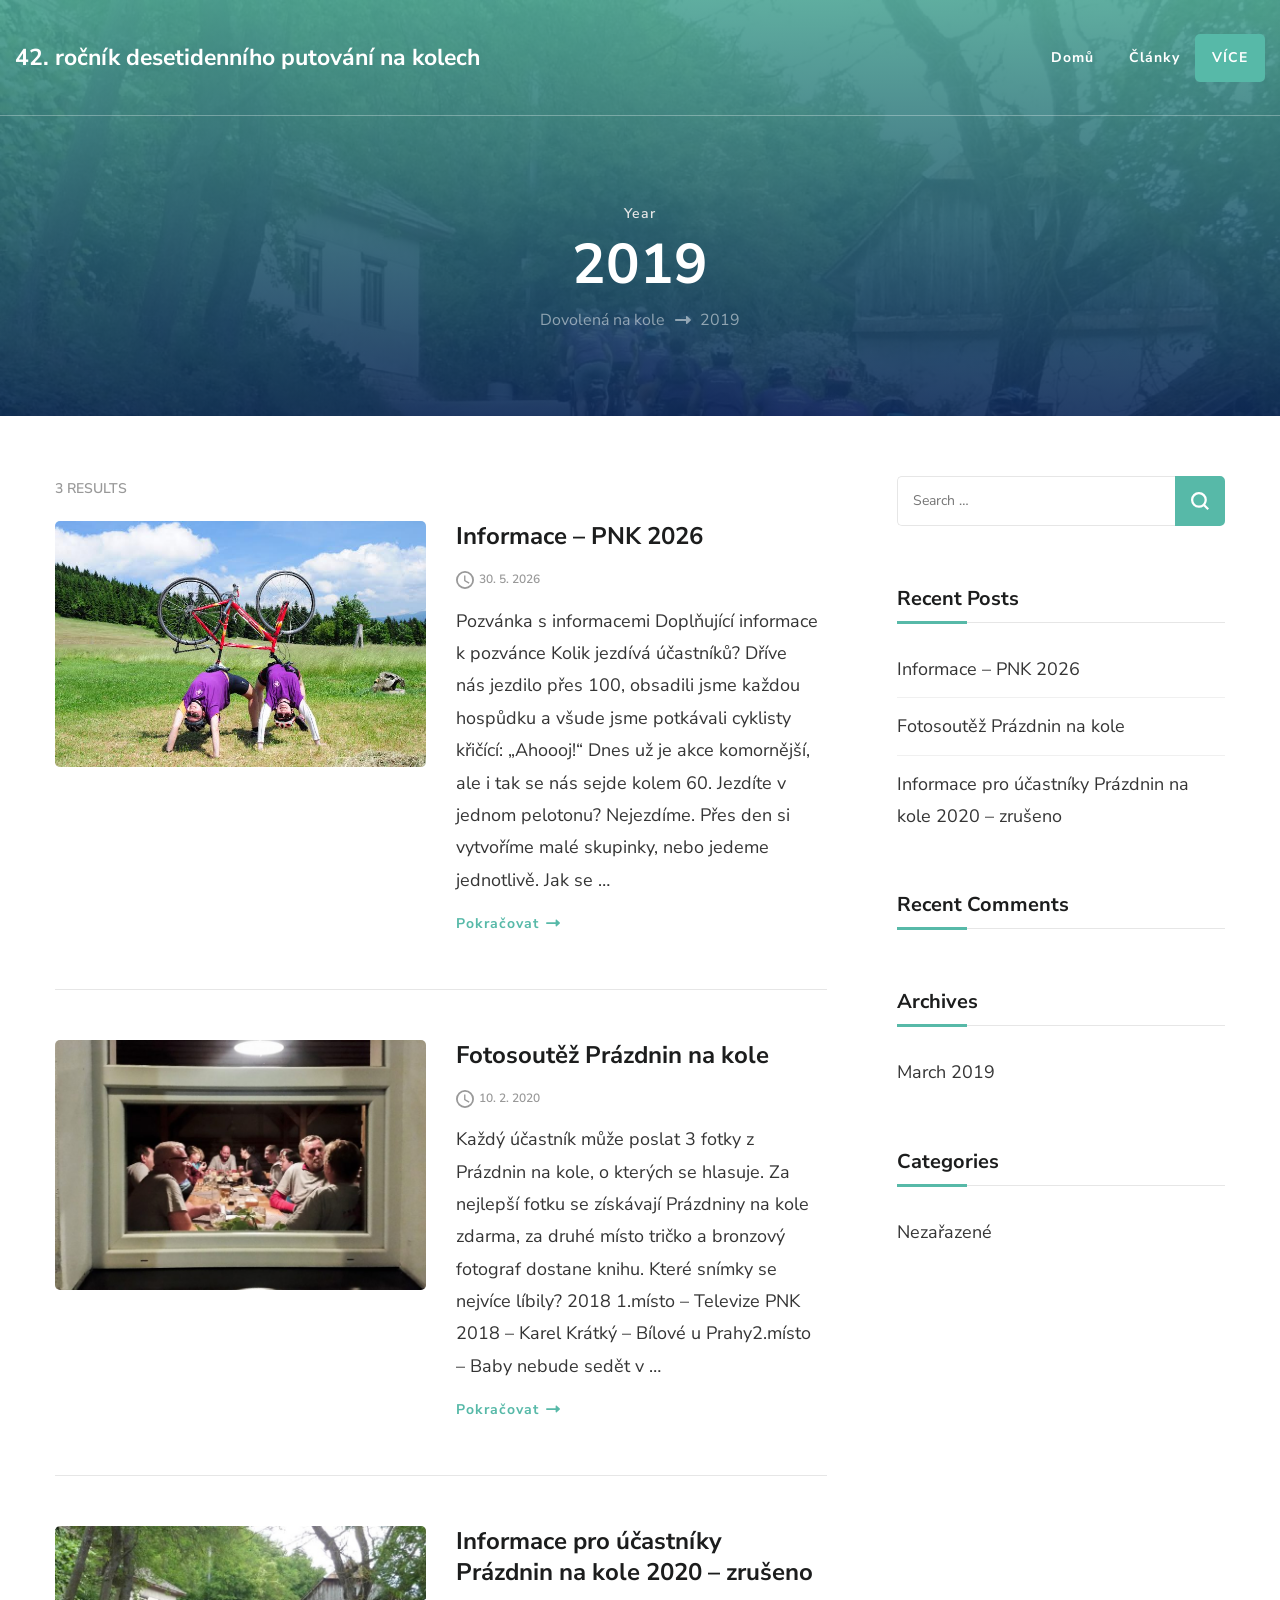
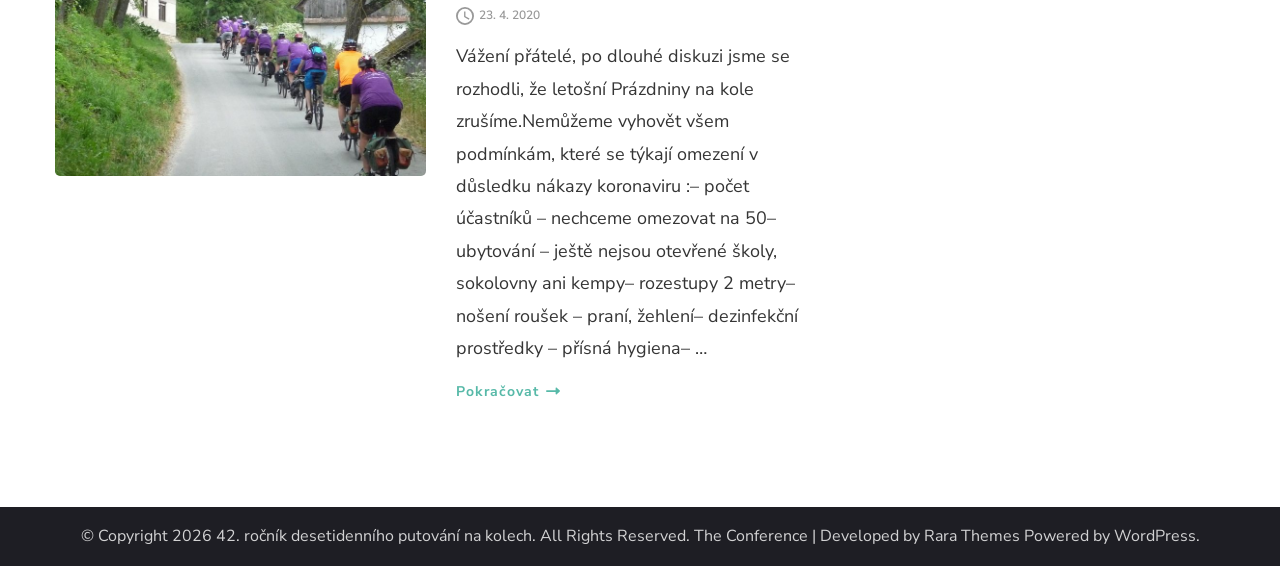
<file: 2019/index.html>
<!DOCTYPE html>
    <html lang="cs-CZ">
        <head itemscope itemtype="https://schema.org/WebSite">
           <meta charset="UTF-8">
    <meta name="viewport" content="width=device-width, initial-scale=1">
    <link rel="profile" href="http://gmpg.org/xfn/11">
    <title>2019 &#8211; 42. ročník desetidenního putování na kolech</title>
<meta name='robots' content='max-image-preview:large' />
<link rel='dns-prefetch' href='http://fonts.googleapis.com/' />
<style id="wp-img-auto-sizes-contain-inline-css">
img:is([sizes=auto i],[sizes^="auto," i]){contain-intrinsic-size:3000px 1500px}
/*# sourceURL=wp-img-auto-sizes-contain-inline-css */
</style>
<style id="wp-block-library-inline-css">
:root{--wp-block-synced-color:#7a00df;--wp-block-synced-color--rgb:122,0,223;--wp-bound-block-color:var(--wp-block-synced-color);--wp-editor-canvas-background:#ddd;--wp-admin-theme-color:#007cba;--wp-admin-theme-color--rgb:0,124,186;--wp-admin-theme-color-darker-10:#006ba1;--wp-admin-theme-color-darker-10--rgb:0,107,160.5;--wp-admin-theme-color-darker-20:#005a87;--wp-admin-theme-color-darker-20--rgb:0,90,135;--wp-admin-border-width-focus:2px}@media (min-resolution:192dpi){:root{--wp-admin-border-width-focus:1.5px}}.wp-element-button{cursor:pointer}:root .has-very-light-gray-background-color{background-color:#eee}:root .has-very-dark-gray-background-color{background-color:#313131}:root .has-very-light-gray-color{color:#eee}:root .has-very-dark-gray-color{color:#313131}:root .has-vivid-green-cyan-to-vivid-cyan-blue-gradient-background{background:linear-gradient(135deg,#00d084,#0693e3)}:root .has-purple-crush-gradient-background{background:linear-gradient(135deg,#34e2e4,#4721fb 50%,#ab1dfe)}:root .has-hazy-dawn-gradient-background{background:linear-gradient(135deg,#faaca8,#dad0ec)}:root .has-subdued-olive-gradient-background{background:linear-gradient(135deg,#fafae1,#67a671)}:root .has-atomic-cream-gradient-background{background:linear-gradient(135deg,#fdd79a,#004a59)}:root .has-nightshade-gradient-background{background:linear-gradient(135deg,#330968,#31cdcf)}:root .has-midnight-gradient-background{background:linear-gradient(135deg,#020381,#2874fc)}:root{--wp--preset--font-size--normal:16px;--wp--preset--font-size--huge:42px}.has-regular-font-size{font-size:1em}.has-larger-font-size{font-size:2.625em}.has-normal-font-size{font-size:var(--wp--preset--font-size--normal)}.has-huge-font-size{font-size:var(--wp--preset--font-size--huge)}:root .has-text-align-center{text-align:center}:root .has-text-align-left{text-align:left}:root .has-text-align-right{text-align:right}.has-fit-text{white-space:nowrap!important}#end-resizable-editor-section{display:none}.aligncenter{clear:both}.items-justified-left{justify-content:flex-start}.items-justified-center{justify-content:center}.items-justified-right{justify-content:flex-end}.items-justified-space-between{justify-content:space-between}.screen-reader-text{word-wrap:normal!important;border:0;clip-path:inset(50%);height:1px;margin:-1px;overflow:hidden;padding:0;position:absolute;width:1px;word-break:normal!important}.screen-reader-text:focus{background-color:#ddd;clip-path:none;color:#444;display:block;font-size:1em;height:auto;left:5px;line-height:normal;padding:15px 23px 14px;text-decoration:none;top:5px;width:auto;z-index:100000}html :where(.has-border-color){border-style:solid}html :where([style^=border-color],[style*=";border-color"],[style*="; border-color"]){border-style:solid}html :where([style^=border-top-color],[style*=";border-top-color"],[style*="; border-top-color"]){border-top-style:solid}html :where([style^=border-right-color],[style*=";border-right-color"],[style*="; border-right-color"]){border-right-style:solid}html :where([style^=border-bottom-color],[style*=";border-bottom-color"],[style*="; border-bottom-color"]){border-bottom-style:solid}html :where([style^=border-left-color],[style*=";border-left-color"],[style*="; border-left-color"]){border-left-style:solid}html :where([style^=border-width],[style*=";border-width"],[style*="; border-width"]){border-style:solid}html :where([style^=border-top-width],[style*=";border-top-width"],[style*="; border-top-width"]){border-top-style:solid}html :where([style^=border-right-width],[style*=";border-right-width"],[style*="; border-right-width"]){border-right-style:solid}html :where([style^=border-bottom-width],[style*=";border-bottom-width"],[style*="; border-bottom-width"]){border-bottom-style:solid}html :where([style^=border-left-width],[style*=";border-left-width"],[style*="; border-left-width"]){border-left-style:solid}html :where(img[class*=wp-image-]){height:auto;max-width:100%}:where(figure){margin:0 0 1em}html :where(.is-position-sticky){--wp-admin--admin-bar--position-offset:var(--wp-admin--admin-bar--height,0px)}@media screen and (max-width:600px){html :where(.is-position-sticky){--wp-admin--admin-bar--position-offset:0px}}

/*# sourceURL=/wp-includes/css/dist/block-library/common.min.css */
</style>
<style id="wp-block-heading-inline-css">
h1:where(.wp-block-heading).has-background,h2:where(.wp-block-heading).has-background,h3:where(.wp-block-heading).has-background,h4:where(.wp-block-heading).has-background,h5:where(.wp-block-heading).has-background,h6:where(.wp-block-heading).has-background{padding:1.25em 2.375em}h1.has-text-align-left[style*=writing-mode]:where([style*=vertical-lr]),h1.has-text-align-right[style*=writing-mode]:where([style*=vertical-rl]),h2.has-text-align-left[style*=writing-mode]:where([style*=vertical-lr]),h2.has-text-align-right[style*=writing-mode]:where([style*=vertical-rl]),h3.has-text-align-left[style*=writing-mode]:where([style*=vertical-lr]),h3.has-text-align-right[style*=writing-mode]:where([style*=vertical-rl]),h4.has-text-align-left[style*=writing-mode]:where([style*=vertical-lr]),h4.has-text-align-right[style*=writing-mode]:where([style*=vertical-rl]),h5.has-text-align-left[style*=writing-mode]:where([style*=vertical-lr]),h5.has-text-align-right[style*=writing-mode]:where([style*=vertical-rl]),h6.has-text-align-left[style*=writing-mode]:where([style*=vertical-lr]),h6.has-text-align-right[style*=writing-mode]:where([style*=vertical-rl]){rotate:180deg}
/*# sourceURL=https://www.prazdninynakole.cz/wp-includes/blocks/heading/style.min.css */
</style>
<style id="wp-block-paragraph-inline-css">
.is-small-text{font-size:.875em}.is-regular-text{font-size:1em}.is-large-text{font-size:2.25em}.is-larger-text{font-size:3em}.has-drop-cap:not(:focus):first-letter{float:left;font-size:8.4em;font-style:normal;font-weight:100;line-height:.68;margin:.05em .1em 0 0;text-transform:uppercase}body.rtl .has-drop-cap:not(:focus):first-letter{float:none;margin-left:.1em}p.has-drop-cap.has-background{overflow:hidden}:root :where(p.has-background){padding:1.25em 2.375em}:where(p.has-text-color:not(.has-link-color)) a{color:inherit}p.has-text-align-left[style*="writing-mode:vertical-lr"],p.has-text-align-right[style*="writing-mode:vertical-rl"]{rotate:180deg}
/*# sourceURL=https://www.prazdninynakole.cz/wp-includes/blocks/paragraph/style.min.css */
</style>

<style id="classic-theme-styles-inline-css">
/*! This file is auto-generated */
.wp-block-button__link{color:#fff;background-color:#32373c;border-radius:9999px;box-shadow:none;text-decoration:none;padding:calc(.667em + 2px) calc(1.333em + 2px);font-size:1.125em}.wp-block-file__button{background:#32373c;color:#fff;text-decoration:none}
/*# sourceURL=/wp-includes/css/classic-themes.min.css */
</style>

<style id="global-styles-inline-css">
:root{--wp--preset--aspect-ratio--square: 1;--wp--preset--aspect-ratio--4-3: 4/3;--wp--preset--aspect-ratio--3-4: 3/4;--wp--preset--aspect-ratio--3-2: 3/2;--wp--preset--aspect-ratio--2-3: 2/3;--wp--preset--aspect-ratio--16-9: 16/9;--wp--preset--aspect-ratio--9-16: 9/16;--wp--preset--color--black: #000000;--wp--preset--color--cyan-bluish-gray: #abb8c3;--wp--preset--color--white: #ffffff;--wp--preset--color--pale-pink: #f78da7;--wp--preset--color--vivid-red: #cf2e2e;--wp--preset--color--luminous-vivid-orange: #ff6900;--wp--preset--color--luminous-vivid-amber: #fcb900;--wp--preset--color--light-green-cyan: #7bdcb5;--wp--preset--color--vivid-green-cyan: #00d084;--wp--preset--color--pale-cyan-blue: #8ed1fc;--wp--preset--color--vivid-cyan-blue: #0693e3;--wp--preset--color--vivid-purple: #9b51e0;--wp--preset--gradient--vivid-cyan-blue-to-vivid-purple: linear-gradient(135deg,rgb(6,147,227) 0%,rgb(155,81,224) 100%);--wp--preset--gradient--light-green-cyan-to-vivid-green-cyan: linear-gradient(135deg,rgb(122,220,180) 0%,rgb(0,208,130) 100%);--wp--preset--gradient--luminous-vivid-amber-to-luminous-vivid-orange: linear-gradient(135deg,rgb(252,185,0) 0%,rgb(255,105,0) 100%);--wp--preset--gradient--luminous-vivid-orange-to-vivid-red: linear-gradient(135deg,rgb(255,105,0) 0%,rgb(207,46,46) 100%);--wp--preset--gradient--very-light-gray-to-cyan-bluish-gray: linear-gradient(135deg,rgb(238,238,238) 0%,rgb(169,184,195) 100%);--wp--preset--gradient--cool-to-warm-spectrum: linear-gradient(135deg,rgb(74,234,220) 0%,rgb(151,120,209) 20%,rgb(207,42,186) 40%,rgb(238,44,130) 60%,rgb(251,105,98) 80%,rgb(254,248,76) 100%);--wp--preset--gradient--blush-light-purple: linear-gradient(135deg,rgb(255,206,236) 0%,rgb(152,150,240) 100%);--wp--preset--gradient--blush-bordeaux: linear-gradient(135deg,rgb(254,205,165) 0%,rgb(254,45,45) 50%,rgb(107,0,62) 100%);--wp--preset--gradient--luminous-dusk: linear-gradient(135deg,rgb(255,203,112) 0%,rgb(199,81,192) 50%,rgb(65,88,208) 100%);--wp--preset--gradient--pale-ocean: linear-gradient(135deg,rgb(255,245,203) 0%,rgb(182,227,212) 50%,rgb(51,167,181) 100%);--wp--preset--gradient--electric-grass: linear-gradient(135deg,rgb(202,248,128) 0%,rgb(113,206,126) 100%);--wp--preset--gradient--midnight: linear-gradient(135deg,rgb(2,3,129) 0%,rgb(40,116,252) 100%);--wp--preset--font-size--small: 13px;--wp--preset--font-size--medium: 20px;--wp--preset--font-size--large: 36px;--wp--preset--font-size--x-large: 42px;--wp--preset--spacing--20: 0.44rem;--wp--preset--spacing--30: 0.67rem;--wp--preset--spacing--40: 1rem;--wp--preset--spacing--50: 1.5rem;--wp--preset--spacing--60: 2.25rem;--wp--preset--spacing--70: 3.38rem;--wp--preset--spacing--80: 5.06rem;--wp--preset--shadow--natural: 6px 6px 9px rgba(0, 0, 0, 0.2);--wp--preset--shadow--deep: 12px 12px 50px rgba(0, 0, 0, 0.4);--wp--preset--shadow--sharp: 6px 6px 0px rgba(0, 0, 0, 0.2);--wp--preset--shadow--outlined: 6px 6px 0px -3px rgb(255, 255, 255), 6px 6px rgb(0, 0, 0);--wp--preset--shadow--crisp: 6px 6px 0px rgb(0, 0, 0);}.wp-block-button{--wp--preset--dimension--25: 25%;--wp--preset--dimension--50: 50%;--wp--preset--dimension--75: 75%;--wp--preset--dimension--100: 100%;}:where(body) { margin: 0; }:where(.is-layout-flex){gap: 0.5em;}:where(.is-layout-grid){gap: 0.5em;}body .is-layout-flex{display: flex;}.is-layout-flex{flex-wrap: wrap;align-items: center;}.is-layout-flex > :is(*, div){margin: 0;}body .is-layout-grid{display: grid;}.is-layout-grid > :is(*, div){margin: 0;}body{padding-top: 0px;padding-right: 0px;padding-bottom: 0px;padding-left: 0px;}:root :where(.wp-element-button, .wp-block-button__link){background-color: #32373c;border-width: 0;color: #fff;font-family: inherit;font-size: inherit;font-style: inherit;font-weight: inherit;letter-spacing: inherit;line-height: inherit;padding-top: calc(0.667em + 2px);padding-right: calc(1.333em + 2px);padding-bottom: calc(0.667em + 2px);padding-left: calc(1.333em + 2px);text-decoration: none;text-transform: inherit;}.has-black-color{color: var(--wp--preset--color--black) !important;}.has-cyan-bluish-gray-color{color: var(--wp--preset--color--cyan-bluish-gray) !important;}.has-white-color{color: var(--wp--preset--color--white) !important;}.has-pale-pink-color{color: var(--wp--preset--color--pale-pink) !important;}.has-vivid-red-color{color: var(--wp--preset--color--vivid-red) !important;}.has-luminous-vivid-orange-color{color: var(--wp--preset--color--luminous-vivid-orange) !important;}.has-luminous-vivid-amber-color{color: var(--wp--preset--color--luminous-vivid-amber) !important;}.has-light-green-cyan-color{color: var(--wp--preset--color--light-green-cyan) !important;}.has-vivid-green-cyan-color{color: var(--wp--preset--color--vivid-green-cyan) !important;}.has-pale-cyan-blue-color{color: var(--wp--preset--color--pale-cyan-blue) !important;}.has-vivid-cyan-blue-color{color: var(--wp--preset--color--vivid-cyan-blue) !important;}.has-vivid-purple-color{color: var(--wp--preset--color--vivid-purple) !important;}.has-black-background-color{background-color: var(--wp--preset--color--black) !important;}.has-cyan-bluish-gray-background-color{background-color: var(--wp--preset--color--cyan-bluish-gray) !important;}.has-white-background-color{background-color: var(--wp--preset--color--white) !important;}.has-pale-pink-background-color{background-color: var(--wp--preset--color--pale-pink) !important;}.has-vivid-red-background-color{background-color: var(--wp--preset--color--vivid-red) !important;}.has-luminous-vivid-orange-background-color{background-color: var(--wp--preset--color--luminous-vivid-orange) !important;}.has-luminous-vivid-amber-background-color{background-color: var(--wp--preset--color--luminous-vivid-amber) !important;}.has-light-green-cyan-background-color{background-color: var(--wp--preset--color--light-green-cyan) !important;}.has-vivid-green-cyan-background-color{background-color: var(--wp--preset--color--vivid-green-cyan) !important;}.has-pale-cyan-blue-background-color{background-color: var(--wp--preset--color--pale-cyan-blue) !important;}.has-vivid-cyan-blue-background-color{background-color: var(--wp--preset--color--vivid-cyan-blue) !important;}.has-vivid-purple-background-color{background-color: var(--wp--preset--color--vivid-purple) !important;}.has-black-border-color{border-color: var(--wp--preset--color--black) !important;}.has-cyan-bluish-gray-border-color{border-color: var(--wp--preset--color--cyan-bluish-gray) !important;}.has-white-border-color{border-color: var(--wp--preset--color--white) !important;}.has-pale-pink-border-color{border-color: var(--wp--preset--color--pale-pink) !important;}.has-vivid-red-border-color{border-color: var(--wp--preset--color--vivid-red) !important;}.has-luminous-vivid-orange-border-color{border-color: var(--wp--preset--color--luminous-vivid-orange) !important;}.has-luminous-vivid-amber-border-color{border-color: var(--wp--preset--color--luminous-vivid-amber) !important;}.has-light-green-cyan-border-color{border-color: var(--wp--preset--color--light-green-cyan) !important;}.has-vivid-green-cyan-border-color{border-color: var(--wp--preset--color--vivid-green-cyan) !important;}.has-pale-cyan-blue-border-color{border-color: var(--wp--preset--color--pale-cyan-blue) !important;}.has-vivid-cyan-blue-border-color{border-color: var(--wp--preset--color--vivid-cyan-blue) !important;}.has-vivid-purple-border-color{border-color: var(--wp--preset--color--vivid-purple) !important;}.has-vivid-cyan-blue-to-vivid-purple-gradient-background{background: var(--wp--preset--gradient--vivid-cyan-blue-to-vivid-purple) !important;}.has-light-green-cyan-to-vivid-green-cyan-gradient-background{background: var(--wp--preset--gradient--light-green-cyan-to-vivid-green-cyan) !important;}.has-luminous-vivid-amber-to-luminous-vivid-orange-gradient-background{background: var(--wp--preset--gradient--luminous-vivid-amber-to-luminous-vivid-orange) !important;}.has-luminous-vivid-orange-to-vivid-red-gradient-background{background: var(--wp--preset--gradient--luminous-vivid-orange-to-vivid-red) !important;}.has-very-light-gray-to-cyan-bluish-gray-gradient-background{background: var(--wp--preset--gradient--very-light-gray-to-cyan-bluish-gray) !important;}.has-cool-to-warm-spectrum-gradient-background{background: var(--wp--preset--gradient--cool-to-warm-spectrum) !important;}.has-blush-light-purple-gradient-background{background: var(--wp--preset--gradient--blush-light-purple) !important;}.has-blush-bordeaux-gradient-background{background: var(--wp--preset--gradient--blush-bordeaux) !important;}.has-luminous-dusk-gradient-background{background: var(--wp--preset--gradient--luminous-dusk) !important;}.has-pale-ocean-gradient-background{background: var(--wp--preset--gradient--pale-ocean) !important;}.has-electric-grass-gradient-background{background: var(--wp--preset--gradient--electric-grass) !important;}.has-midnight-gradient-background{background: var(--wp--preset--gradient--midnight) !important;}.has-small-font-size{font-size: var(--wp--preset--font-size--small) !important;}.has-medium-font-size{font-size: var(--wp--preset--font-size--medium) !important;}.has-large-font-size{font-size: var(--wp--preset--font-size--large) !important;}.has-x-large-font-size{font-size: var(--wp--preset--font-size--x-large) !important;}
/*# sourceURL=global-styles-inline-css */
</style>

<link rel='stylesheet' id='animate-css' href='../wp-content/themes/the-conference/css/animate.min.css' media='all' />
<link rel='stylesheet' id='the-conference-google-fonts-css' href='https://fonts.googleapis.com/css?family=Nunito+Sans%3A200%2C200i%2C300%2C300i%2C400%2C400i%2C600%2C600i%2C700%2C700i%2C800%2C800i%2C900%2C900i#038;subset=latin,latin-ext' media='all' />
<link rel='stylesheet' id='the-conference-css' href='../wp-content/themes/the-conference/style.css' media='all' />
<script id="jquery-core-js" src="../wp-includes/js/jquery/jquery.min.js"></script>
<script id="jquery-migrate-js" src="../wp-includes/js/jquery/jquery-migrate.min.js"></script>
<meta name="generator" content="WordPress 7.1.3" />
<style>.recentcomments a{display:inline !important;padding:0 !important;margin:0 !important;}</style><link rel="icon" href="../wp-content/uploads/2019/03/cropped-cyklokroužek-logo-single-1-32x32.jpg" sizes="32x32" />
<link rel="icon" href="../wp-content/uploads/2019/03/cropped-cyklokroužek-logo-single-1-192x192.jpg" sizes="192x192" />
<link rel="apple-touch-icon" href="../wp-content/uploads/2019/03/cropped-cyklokroužek-logo-single-1-180x180.jpg" />
<meta name="msapplication-TileImage" content="https://www.prazdninynakole.cz/wp-content/uploads/2019/03/cropped-cyklokroužek-logo-single-1-270x270.jpg" />
</head>

<body class="archive date wp-theme-the-conference hfeed rightsidebar list-view" itemscope itemtype="https://schema.org/WebPage">
    
          <button class="toggle-btn" data-toggle-target=".main-menu-modal" data-toggle-body-class="showing-main-menu-modal" aria-expanded="false" data-set-focus=".close-main-nav-toggle"><span class="bar"></span><span class="bar"></span><span class="bar"></span></button>
      
    <div class="nav-wrap mobile-menu-wrapper">
            <nav id="mobile-site-navigation" class="main-navigation mobile-navigation">        
        <div class="primary-menu-list main-menu-modal cover-modal" data-modal-target-string=".main-menu-modal">
            <button class="close close-main-nav-toggle" data-toggle-target=".main-menu-modal" data-toggle-body-class="showing-main-menu-modal" aria-expanded="false" data-set-focus=".main-menu-modal">
                <span class="toggle-bar"></span> 
                <span class="toggle-bar"></span>
            </button>
            <div class="mobile-menu" aria-label="Mobile">
                <div class="menu-primary-container"><ul id="mobile-primary-menu" class="nav-menu main-menu-modal"><li id="menu-item-11" class="menu-item menu-item-type-post_type menu-item-object-page menu-item-home menu-item-11"><a href="../index.html">Domů</a></li>
<li id="menu-item-12" class="menu-item menu-item-type-post_type menu-item-object-page current_page_parent menu-item-12"><a href="../blog/index.html">Články</a></li>
</ul></div>                <div class="nav-btn"><a href="https://www.facebook.com/prazdninynakole" class="btn custom-link" target="_blank">VÍCE</a></div>            </div>
        </div>
    </nav><!-- #mobile-site-navigation -->
        </div>
    <div id="page" class="site">
        <a class="skip-link screen-reader-text" href="index.html#acc-content">Skip to content (Press Enter)</a>
        <header class="site-header" itemscope itemtype="https://schema.org/WPHeader">
        <div class="container">
                <div class="site-branding" itemscope itemtype="https://schema.org/Organization">
		<div class="site-title-wrap">                <p class="site-title" itemprop="name"><a href="../index.html" rel="home" itemprop="url">42. ročník desetidenního putování na kolech</a></p>
                    </div><!-- .site-title-wrap -->
	</div>    
                <div class="nav-wrap">
                        <nav id="site-navigation" class="main-navigation" role="navigation" itemscope itemtype="https://schema.org/SiteNavigationElement">
            <!-- <button type="button" class="toggle-button" >
                <span class="toggle-bar"></span>
                <span class="toggle-bar"></span>
                <span class="toggle-bar"></span>
            </button> -->
            <div class="menu-primary-container"><ul id="primary-menu" class="nav-menu"><li class="menu-item menu-item-type-post_type menu-item-object-page menu-item-home menu-item-11"><a href="../index.html">Domů</a></li>
<li class="menu-item menu-item-type-post_type menu-item-object-page current_page_parent menu-item-12"><a href="../blog/index.html">Články</a></li>
</ul></div>        </nav><!-- #site-navigation -->
    <div class="nav-btn"><a href="https://www.facebook.com/prazdninynakole" class="btn custom-link" target="_blank">VÍCE</a></div>            </div>
        </div>
    </header><!-- .site-header -->
   <div id="acc-content">     
        <div id="content" class="site-content">
            
    <header class="page-header"style="background: url(../wp-content/uploads/2019/03/cropped-pnkuvod-1.jpg) no-repeat;">
        <div class="container">
            <span class="sub-title">Year</span> <h1 class="page-title">2019</h1><div class="breadcrumb"><div id="crumbs" itemscope itemtype="https://schema.org/BreadcrumbList"><span itemprop="itemListElement" itemscope itemtype="https://schema.org/ListItem"><a itemprop="item" href="../index.html" class="home_crumb"><span itemprop="name">Dovolená na kole</span></a><meta itemprop="position" content="1" /><span class="separator"><i class="fas fa-long-arrow-alt-right"></i></span></span><span class="current" itemprop="itemListElement" itemscope itemtype="https://schema.org/ListItem"><span itemprop="name">2019</span><meta itemprop="position" content="2" /></span></div></div>        </div>
    </header>
            <div class="container">
        
	<div id="primary" class="content-area">
        
        <div class="post-count">3 RESULTS</div>        
		<main id="main" class="site-main">

		
<article id="post-76" class="post-76 post type-post status-publish format-standard has-post-thumbnail hentry category-nezarazene" itemscope itemtype="https://schema.org/Blog">
	<figure class="post-thumbnail"><a href="../fotogalerie-z-minulych-akci/index.html" class="post-thumbnail"><img width="721" height="479" src="../wp-content/uploads/2019/03/unnamed.jpg" class="attachment-the-conference-blog size-the-conference-blog wp-post-image" alt="" itemprop="image" decoding="async" srcset="../wp-content/uploads/2019/03/unnamed.jpg 721w, ../wp-content/uploads/2019/03/unnamed-300x199.jpg 300w" sizes="(max-width: 721px) 100vw, 721px" /></a></figure><div class="post-content-wrap">    <header class="entry-header">
                <h2 class="entry-title" itemprop="headline">
            <a href="../fotogalerie-z-minulych-akci/index.html">Informace &#8211; PNK 2026</a>
        </h2>
        
                    <div class="entry-meta">
                <span class="posted-on"><svg xmlns="http://www.w3.org/2000/svg" viewBox="0 0 18 18"><defs><style>.clk{fill:#999;}</style></defs><g transform="translate(-2 -2)"><g transform="translate(2 2)"><path class="clk" d="M11,2a9,9,0,1,0,9,9A9.026,9.026,0,0,0,11,2Zm0,16.2A7.2,7.2,0,1,1,18.2,11,7.21,7.21,0,0,1,11,18.2Z" transform="translate(-2 -2)"/><path class="clk" d="M12.35,7H11v5.4l4.68,2.88.72-1.17-4.05-2.43Z" transform="translate(-2.9 -2.5)"/></g></g></svg><a href="../fotogalerie-z-minulych-akci/index.html" rel="bookmark"><time class="entry-date published updated" datetime="2026-05-30T23:39:00+02:00" itemprop="dateModified">30. 5. 2026</time></time><time class="updated" datetime="2019-03-14T13:31:23+01:00" itemprop="datePublished">14. 3. 2019</time></a></span>            </div>
        	</header>         
        <div class="entry-content" itemprop="text">
		<p>Pozvánka s informacemi Doplňující informace k pozvánce Kolik jezdívá účastníků? Dříve nás jezdilo přes 100, obsadili jsme každou hospůdku a všude jsme potkávali cyklisty křičící: „Ahoooj!“ Dnes už je akce komornější, ale i tak se nás sejde kolem 60. Jezdíte v jednom pelotonu? Nejezdíme. Přes den si vytvoříme malé skupinky, nebo jedeme jednotlivě. Jak se &hellip; </p>
	</div><!-- .entry-content -->
    	<footer class="entry-footer">
		<a href="../fotogalerie-z-minulych-akci/index.html" class="btn-transparent">Pokračovat<i class="fas fa-long-arrow-alt-right"></i></a>	</footer><!-- .entry-footer -->
	</div><!-- .post-content-wrap --></article><!-- #post-76 -->

<article id="post-69" class="post-69 post type-post status-publish format-standard has-post-thumbnail hentry category-nezarazene" itemscope itemtype="https://schema.org/Blog">
	<figure class="post-thumbnail"><a href="../fotosoutez-pnk-2018/index.html" class="post-thumbnail"><img width="768" height="519" src="../wp-content/uploads/2019/03/Televize-PNK-2018-2-768x519.jpg" class="attachment-the-conference-blog size-the-conference-blog wp-post-image" alt="" itemprop="image" decoding="async" /></a></figure><div class="post-content-wrap">    <header class="entry-header">
                <h2 class="entry-title" itemprop="headline">
            <a href="../fotosoutez-pnk-2018/index.html">Fotosoutěž Prázdnin na kole</a>
        </h2>
        
                    <div class="entry-meta">
                <span class="posted-on"><svg xmlns="http://www.w3.org/2000/svg" viewBox="0 0 18 18"><defs><style>.clk{fill:#999;}</style></defs><g transform="translate(-2 -2)"><g transform="translate(2 2)"><path class="clk" d="M11,2a9,9,0,1,0,9,9A9.026,9.026,0,0,0,11,2Zm0,16.2A7.2,7.2,0,1,1,18.2,11,7.21,7.21,0,0,1,11,18.2Z" transform="translate(-2 -2)"/><path class="clk" d="M12.35,7H11v5.4l4.68,2.88.72-1.17-4.05-2.43Z" transform="translate(-2.9 -2.5)"/></g></g></svg><a href="../fotosoutez-pnk-2018/index.html" rel="bookmark"><time class="entry-date published updated" datetime="2020-02-10T18:03:22+01:00" itemprop="dateModified">10. 2. 2020</time></time><time class="updated" datetime="2019-03-14T13:16:21+01:00" itemprop="datePublished">14. 3. 2019</time></a></span>            </div>
        	</header>         
        <div class="entry-content" itemprop="text">
		<p>Každý účastník může poslat 3 fotky z Prázdnin na kole, o kterých se hlasuje. Za nejlepší fotku se získávají Prázdniny na kole zdarma, za druhé místo tričko a bronzový fotograf dostane knihu. Které snímky se nejvíce líbily? 2018 1.místo &#8211; Televize PNK 2018 &#8211; Karel Krátký &#8211; Bílové u Prahy2.místo &#8211; Baby nebude sedět v &hellip; </p>
	</div><!-- .entry-content -->
    	<footer class="entry-footer">
		<a href="../fotosoutez-pnk-2018/index.html" class="btn-transparent">Pokračovat<i class="fas fa-long-arrow-alt-right"></i></a>	</footer><!-- .entry-footer -->
	</div><!-- .post-content-wrap --></article><!-- #post-69 -->

<article id="post-1" class="post-1 post type-post status-publish format-standard has-post-thumbnail hentry category-nezarazene" itemscope itemtype="https://schema.org/Blog">
	<figure class="post-thumbnail"><a href="../ahoj-vsichni/index.html" class="post-thumbnail"><img width="768" height="519" src="../wp-content/uploads/2019/03/pnkuvod-768x519.jpg" class="attachment-the-conference-blog size-the-conference-blog wp-post-image" alt="" itemprop="image" decoding="async" loading="lazy" /></a></figure><div class="post-content-wrap">    <header class="entry-header">
                <h2 class="entry-title" itemprop="headline">
            <a href="../ahoj-vsichni/index.html">Informace pro účastníky Prázdnin na kole 2020 &#8211; zrušeno</a>
        </h2>
        
                    <div class="entry-meta">
                <span class="posted-on"><svg xmlns="http://www.w3.org/2000/svg" viewBox="0 0 18 18"><defs><style>.clk{fill:#999;}</style></defs><g transform="translate(-2 -2)"><g transform="translate(2 2)"><path class="clk" d="M11,2a9,9,0,1,0,9,9A9.026,9.026,0,0,0,11,2Zm0,16.2A7.2,7.2,0,1,1,18.2,11,7.21,7.21,0,0,1,11,18.2Z" transform="translate(-2 -2)"/><path class="clk" d="M12.35,7H11v5.4l4.68,2.88.72-1.17-4.05-2.43Z" transform="translate(-2.9 -2.5)"/></g></g></svg><a href="../ahoj-vsichni/index.html" rel="bookmark"><time class="entry-date published updated" datetime="2020-04-23T14:59:42+02:00" itemprop="dateModified">23. 4. 2020</time></time><time class="updated" datetime="2019-03-14T13:16:12+01:00" itemprop="datePublished">14. 3. 2019</time></a></span>            </div>
        	</header>         
        <div class="entry-content" itemprop="text">
		<p>Vážení přátelé, po dlouhé diskuzi jsme se rozhodli, že letošní Prázdniny na kole zrušíme.Nemůžeme vyhovět všem podmínkám, které se týkají omezení v důsledku nákazy koronaviru :&#8211; počet účastníků – nechceme omezovat na 50&#8211; ubytování – ještě nejsou otevřené školy, sokolovny ani kempy&#8211; rozestupy 2 metry&#8211; nošení roušek – praní, žehlení&#8211; dezinfekční prostředky – přísná hygiena&#8211; &hellip; </p>
	</div><!-- .entry-content -->
    	<footer class="entry-footer">
		<a href="../ahoj-vsichni/index.html" class="btn-transparent">Pokračovat<i class="fas fa-long-arrow-alt-right"></i></a>	</footer><!-- .entry-footer -->
	</div><!-- .post-content-wrap --></article><!-- #post-1 -->

		</main><!-- #main -->
        
                
	</div><!-- #primary -->


<aside id="secondary" class="widget-area" role="complementary" itemscope itemtype="https://schema.org/WPSideBar">
	<section id="search-2" class="widget widget_search"><form role="search" method="get" class="search-form" action="../index.html">
				<label>
					<span class="screen-reader-text">Search for:</span>
					<input type="search" class="search-field" placeholder="Search &hellip;" value="" name="s" />
				</label>
				<input type="submit" class="search-submit" value="Search" />
			</form></section>
		<section id="recent-posts-2" class="widget widget_recent_entries">
		<h2 class="widget-title" itemprop="name">Recent Posts</h2>
		<ul>
											<li>
					<a href="../fotogalerie-z-minulych-akci/index.html">Informace &#8211; PNK 2026</a>
									</li>
											<li>
					<a href="../fotosoutez-pnk-2018/index.html">Fotosoutěž Prázdnin na kole</a>
									</li>
											<li>
					<a href="../ahoj-vsichni/index.html">Informace pro účastníky Prázdnin na kole 2020 &#8211; zrušeno</a>
									</li>
					</ul>

		</section><section id="recent-comments-2" class="widget widget_recent_comments"><h2 class="widget-title" itemprop="name">Recent Comments</h2><ul id="recentcomments"></ul></section><section id="archives-2" class="widget widget_archive"><h2 class="widget-title" itemprop="name">Archives</h2>
			<ul>
					<li><a href='03/index.html'>March 2019</a></li>
			</ul>

			</section><section id="categories-2" class="widget widget_categories"><h2 class="widget-title" itemprop="name">Categories</h2>
			<ul>
					<li class="cat-item cat-item-1"><a href="../category/nezarazene/index.html">Nezařazené</a>
</li>
			</ul>

			</section></aside><!-- #secondary -->
    
            </div><!-- .container -->  
        </div><!-- .site-content -->
        <div class="overlay"></div>
    <footer id="colophon" class="site-footer" itemscope itemtype="https://schema.org/WPFooter">
        <div class="bottom-footer">
		<div class="container">
			<div class="site-info">            
            <span class="copyright">&copy; Copyright 2026 <a href="../index.html">42. ročník desetidenního putování na kolech</a>. All Rights Reserved. </span>The Conference | Developed by <a href="https://rarathemes.com/" rel="nofollow" target="_blank">Rara Themes</a></span><span class="wp-link"> Powered by <a href="https://wordpress.org/" target="_blank">WordPress</a>.</span>               
            </div>
		</div>
	</div>
        </footer><!-- #colophon -->
        </div><!-- #acc-content -->
    </div><!-- #page -->
    <script type="speculationrules">
{"prefetch":[{"source":"document","where":{"and":[{"href_matches":"/*"},{"not":{"href_matches":["/wp-*.php","/wp-admin/*","/wp-content/uploads/*","/wp-content/*","/wp-content/plugins/*","/wp-content/themes/the-conference/*","/*\\?(.+)"]}},{"not":{"selector_matches":"a[rel~=\"nofollow\"]"}},{"not":{"selector_matches":".no-prefetch, .no-prefetch a"}}]},"eagerness":"conservative"}]}
</script>
<script id="all-js" src="../wp-content/themes/the-conference/js/all.min.js"></script>
<script id="v4-shims-js" src="../wp-content/themes/the-conference/js/v4-shims.min.js"></script>
<script id="jquery-countdown-js" src="../wp-content/themes/the-conference/js/jquery.countdown.min.js"></script>
<script id="waypoints-js" src="../wp-content/themes/the-conference/js/waypoints.min.js"></script>
<script id="wow-js" src="../wp-content/themes/the-conference/js/wow.min.js"></script>
<script id="the-conference-modal-accessibility-js" src="../wp-content/themes/the-conference/js/modal-accessibility.min.js"></script>
<script id="jquery-ui-core-js-before">
jQuery.uiBackCompat = true;
//# sourceURL=jquery-ui-core-js-before
</script>
<script id="jquery-ui-core-js" src="../wp-includes/js/jquery/ui/core.min.js"></script>
<script id="jquery-ui-tabs-js" src="../wp-includes/js/jquery/ui/tabs.min.js"></script>
<script id="the-conference-js-extra">
var the_conference_data = {"rtl":"","singular":"","banner_event_timer":""};
//# sourceURL=the-conference-js-extra
</script>
<script id="the-conference-js" src="../wp-content/themes/the-conference/js/custom.min.js"></script>
<svg style="position: absolute; width: 0; height: 0; overflow: hidden;" version="1.1" xmlns="http://www.w3.org/2000/svg" xmlns:xlink="http://www.w3.org/1999/xlink">
<defs>
<symbol id="icon-behance" viewBox="0 0 37 32">
<path class="path1" d="M33 6.054h-9.125v2.214h9.125v-2.214zM28.5 13.661q-1.607 0-2.607 0.938t-1.107 2.545h7.286q-0.321-3.482-3.571-3.482zM28.786 24.107q1.125 0 2.179-0.571t1.357-1.554h3.946q-1.786 5.482-7.625 5.482-3.821 0-6.080-2.357t-2.259-6.196q0-3.714 2.33-6.17t6.009-2.455q2.464 0 4.295 1.214t2.732 3.196 0.902 4.429q0 0.304-0.036 0.839h-11.75q0 1.982 1.027 3.063t2.973 1.080zM4.946 23.214h5.286q3.661 0 3.661-2.982 0-3.214-3.554-3.214h-5.393v6.196zM4.946 13.625h5.018q1.393 0 2.205-0.652t0.813-2.027q0-2.571-3.393-2.571h-4.643v5.25zM0 4.536h10.607q1.554 0 2.768 0.25t2.259 0.848 1.607 1.723 0.563 2.75q0 3.232-3.071 4.696 2.036 0.571 3.071 2.054t1.036 3.643q0 1.339-0.438 2.438t-1.179 1.848-1.759 1.268-2.161 0.75-2.393 0.232h-10.911v-22.5z"></path>
</symbol>
<symbol id="icon-deviantart" viewBox="0 0 18 32">
<path class="path1" d="M18.286 5.411l-5.411 10.393 0.429 0.554h4.982v7.411h-9.054l-0.786 0.536-2.536 4.875-0.536 0.536h-5.375v-5.411l5.411-10.411-0.429-0.536h-4.982v-7.411h9.054l0.786-0.536 2.536-4.875 0.536-0.536h5.375v5.411z"></path>
</symbol>
<symbol id="icon-medium" viewBox="0 0 32 32">
<path class="path1" d="M10.661 7.518v20.946q0 0.446-0.223 0.759t-0.652 0.313q-0.304 0-0.589-0.143l-8.304-4.161q-0.375-0.179-0.634-0.598t-0.259-0.83v-20.357q0-0.357 0.179-0.607t0.518-0.25q0.25 0 0.786 0.268l9.125 4.571q0.054 0.054 0.054 0.089zM11.804 9.321l9.536 15.464-9.536-4.75v-10.714zM32 9.643v18.821q0 0.446-0.25 0.723t-0.679 0.277-0.839-0.232l-7.875-3.929zM31.946 7.5q0 0.054-4.58 7.491t-5.366 8.705l-6.964-11.321 5.786-9.411q0.304-0.5 0.929-0.5 0.25 0 0.464 0.107l9.661 4.821q0.071 0.036 0.071 0.107z"></path>
</symbol>
<symbol id="icon-slideshare" viewBox="0 0 32 32">
<path class="path1" d="M15.589 13.214q0 1.482-1.134 2.545t-2.723 1.063-2.723-1.063-1.134-2.545q0-1.5 1.134-2.554t2.723-1.054 2.723 1.054 1.134 2.554zM24.554 13.214q0 1.482-1.125 2.545t-2.732 1.063q-1.589 0-2.723-1.063t-1.134-2.545q0-1.5 1.134-2.554t2.723-1.054q1.607 0 2.732 1.054t1.125 2.554zM28.571 16.429v-11.911q0-1.554-0.571-2.205t-1.982-0.652h-19.857q-1.482 0-2.009 0.607t-0.527 2.25v12.018q0.768 0.411 1.58 0.714t1.446 0.5 1.446 0.33 1.268 0.196 1.25 0.071 1.045 0.009 1.009-0.036 0.795-0.036q1.214-0.018 1.696 0.482 0.107 0.107 0.179 0.161 0.464 0.446 1.089 0.911 0.125-1.625 2.107-1.554 0.089 0 0.652 0.027t0.768 0.036 0.813 0.018 0.946-0.018 0.973-0.080 1.089-0.152 1.107-0.241 1.196-0.348 1.205-0.482 1.286-0.616zM31.482 16.339q-2.161 2.661-6.643 4.5 1.5 5.089-0.411 8.304-1.179 2.018-3.268 2.643-1.857 0.571-3.25-0.268-1.536-0.911-1.464-2.929l-0.018-5.821v-0.018q-0.143-0.036-0.438-0.107t-0.42-0.089l-0.018 6.036q0.071 2.036-1.482 2.929-1.411 0.839-3.268 0.268-2.089-0.643-3.25-2.679-1.875-3.214-0.393-8.268-4.482-1.839-6.643-4.5-0.446-0.661-0.071-1.125t1.071 0.018q0.054 0.036 0.196 0.125t0.196 0.143v-12.393q0-1.286 0.839-2.196t2.036-0.911h22.446q1.196 0 2.036 0.911t0.839 2.196v12.393l0.375-0.268q0.696-0.482 1.071-0.018t-0.071 1.125z"></path>
</symbol>
<symbol id="icon-snapchat-ghost" viewBox="0 0 30 32">
<path class="path1" d="M15.143 2.286q2.393-0.018 4.295 1.223t2.92 3.438q0.482 1.036 0.482 3.196 0 0.839-0.161 3.411 0.25 0.125 0.5 0.125 0.321 0 0.911-0.241t0.911-0.241q0.518 0 1 0.321t0.482 0.821q0 0.571-0.563 0.964t-1.232 0.563-1.232 0.518-0.563 0.848q0 0.268 0.214 0.768 0.661 1.464 1.83 2.679t2.58 1.804q0.5 0.214 1.429 0.411 0.5 0.107 0.5 0.625 0 1.25-3.911 1.839-0.125 0.196-0.196 0.696t-0.25 0.83-0.589 0.33q-0.357 0-1.107-0.116t-1.143-0.116q-0.661 0-1.107 0.089-0.571 0.089-1.125 0.402t-1.036 0.679-1.036 0.723-1.357 0.598-1.768 0.241q-0.929 0-1.723-0.241t-1.339-0.598-1.027-0.723-1.036-0.679-1.107-0.402q-0.464-0.089-1.125-0.089-0.429 0-1.17 0.134t-1.045 0.134q-0.446 0-0.625-0.33t-0.25-0.848-0.196-0.714q-3.911-0.589-3.911-1.839 0-0.518 0.5-0.625 0.929-0.196 1.429-0.411 1.393-0.571 2.58-1.804t1.83-2.679q0.214-0.5 0.214-0.768 0-0.5-0.563-0.848t-1.241-0.527-1.241-0.563-0.563-0.938q0-0.482 0.464-0.813t0.982-0.33q0.268 0 0.857 0.232t0.946 0.232q0.321 0 0.571-0.125-0.161-2.536-0.161-3.393 0-2.179 0.482-3.214 1.143-2.446 3.071-3.536t4.714-1.125z"></path>
</symbol>
<symbol id="icon-yelp" viewBox="0 0 27 32">
<path class="path1" d="M13.804 23.554v2.268q-0.018 5.214-0.107 5.446-0.214 0.571-0.911 0.714-0.964 0.161-3.241-0.679t-2.902-1.589q-0.232-0.268-0.304-0.643-0.018-0.214 0.071-0.464 0.071-0.179 0.607-0.839t3.232-3.857q0.018 0 1.071-1.25 0.268-0.339 0.705-0.438t0.884 0.063q0.429 0.179 0.67 0.518t0.223 0.75zM11.143 19.071q-0.054 0.982-0.929 1.25l-2.143 0.696q-4.911 1.571-5.214 1.571-0.625-0.036-0.964-0.643-0.214-0.446-0.304-1.339-0.143-1.357 0.018-2.973t0.536-2.223 1-0.571q0.232 0 3.607 1.375 1.25 0.518 2.054 0.839l1.5 0.607q0.411 0.161 0.634 0.545t0.205 0.866zM25.893 24.375q-0.125 0.964-1.634 2.875t-2.42 2.268q-0.661 0.25-1.125-0.125-0.25-0.179-3.286-5.125l-0.839-1.375q-0.25-0.375-0.205-0.821t0.348-0.821q0.625-0.768 1.482-0.464 0.018 0.018 2.125 0.714 3.625 1.179 4.321 1.42t0.839 0.366q0.5 0.393 0.393 1.089zM13.893 13.089q0.089 1.821-0.964 2.179-1.036 0.304-2.036-1.268l-6.75-10.679q-0.143-0.625 0.339-1.107 0.732-0.768 3.705-1.598t4.009-0.563q0.714 0.179 0.875 0.804 0.054 0.321 0.393 5.455t0.429 6.777zM25.714 15.018q0.054 0.696-0.464 1.054-0.268 0.179-5.875 1.536-1.196 0.268-1.625 0.411l0.018-0.036q-0.411 0.107-0.821-0.071t-0.661-0.571q-0.536-0.839 0-1.554 0.018-0.018 1.339-1.821 2.232-3.054 2.679-3.643t0.607-0.696q0.5-0.339 1.161-0.036 0.857 0.411 2.196 2.384t1.446 2.991v0.054z"></path>
</symbol>
<symbol id="icon-vine" viewBox="0 0 27 32">
<path class="path1" d="M26.732 14.768v3.536q-1.804 0.411-3.536 0.411-1.161 2.429-2.955 4.839t-3.241 3.848-2.286 1.902q-1.429 0.804-2.893-0.054-0.5-0.304-1.080-0.777t-1.518-1.491-1.83-2.295-1.92-3.286-1.884-4.357-1.634-5.616-1.259-6.964h5.054q0.464 3.893 1.25 7.116t1.866 5.661 2.17 4.205 2.5 3.482q3.018-3.018 5.125-7.25-2.536-1.286-3.982-3.929t-1.446-5.946q0-3.429 1.857-5.616t5.071-2.188q3.179 0 4.875 1.884t1.696 5.313q0 2.839-1.036 5.107-0.125 0.018-0.348 0.054t-0.821 0.036-1.125-0.107-1.107-0.455-0.902-0.92q0.554-1.839 0.554-3.286 0-1.554-0.518-2.357t-1.411-0.804q-0.946 0-1.518 0.884t-0.571 2.509q0 3.321 1.875 5.241t4.768 1.92q1.107 0 2.161-0.25z"></path>
</symbol>
<symbol id="icon-vk" viewBox="0 0 35 32">
<path class="path1" d="M34.232 9.286q0.411 1.143-2.679 5.25-0.429 0.571-1.161 1.518-1.393 1.786-1.607 2.339-0.304 0.732 0.25 1.446 0.304 0.375 1.446 1.464h0.018l0.071 0.071q2.518 2.339 3.411 3.946 0.054 0.089 0.116 0.223t0.125 0.473-0.009 0.607-0.446 0.491-1.054 0.223l-4.571 0.071q-0.429 0.089-1-0.089t-0.929-0.393l-0.357-0.214q-0.536-0.375-1.25-1.143t-1.223-1.384-1.089-1.036-1.009-0.277q-0.054 0.018-0.143 0.063t-0.304 0.259-0.384 0.527-0.304 0.929-0.116 1.384q0 0.268-0.063 0.491t-0.134 0.33l-0.071 0.089q-0.321 0.339-0.946 0.393h-2.054q-1.268 0.071-2.607-0.295t-2.348-0.946-1.839-1.179-1.259-1.027l-0.446-0.429q-0.179-0.179-0.491-0.536t-1.277-1.625-1.893-2.696-2.188-3.768-2.33-4.857q-0.107-0.286-0.107-0.482t0.054-0.286l0.071-0.107q0.268-0.339 1.018-0.339l4.893-0.036q0.214 0.036 0.411 0.116t0.286 0.152l0.089 0.054q0.286 0.196 0.429 0.571 0.357 0.893 0.821 1.848t0.732 1.455l0.286 0.518q0.518 1.071 1 1.857t0.866 1.223 0.741 0.688 0.607 0.25 0.482-0.089q0.036-0.018 0.089-0.089t0.214-0.393 0.241-0.839 0.17-1.446 0-2.232q-0.036-0.714-0.161-1.304t-0.25-0.821l-0.107-0.214q-0.446-0.607-1.518-0.768-0.232-0.036 0.089-0.429 0.304-0.339 0.679-0.536 0.946-0.464 4.268-0.429 1.464 0.018 2.411 0.232 0.357 0.089 0.598 0.241t0.366 0.429 0.188 0.571 0.063 0.813-0.018 0.982-0.045 1.259-0.027 1.473q0 0.196-0.018 0.75t-0.009 0.857 0.063 0.723 0.205 0.696 0.402 0.438q0.143 0.036 0.304 0.071t0.464-0.196 0.679-0.616 0.929-1.196 1.214-1.92q1.071-1.857 1.911-4.018 0.071-0.179 0.179-0.313t0.196-0.188l0.071-0.054 0.089-0.045t0.232-0.054 0.357-0.009l5.143-0.036q0.696-0.089 1.143 0.045t0.554 0.295z"></path>
</symbol>
<symbol id="icon-search" viewBox="0 0 30 32">
<path class="path1" d="M20.571 14.857q0-3.304-2.348-5.652t-5.652-2.348-5.652 2.348-2.348 5.652 2.348 5.652 5.652 2.348 5.652-2.348 2.348-5.652zM29.714 29.714q0 0.929-0.679 1.607t-1.607 0.679q-0.964 0-1.607-0.679l-6.125-6.107q-3.196 2.214-7.125 2.214-2.554 0-4.884-0.991t-4.018-2.679-2.679-4.018-0.991-4.884 0.991-4.884 2.679-4.018 4.018-2.679 4.884-0.991 4.884 0.991 4.018 2.679 2.679 4.018 0.991 4.884q0 3.929-2.214 7.125l6.125 6.125q0.661 0.661 0.661 1.607z"></path>
</symbol>
<symbol id="icon-envelope-o" viewBox="0 0 32 32">
<path class="path1" d="M29.714 26.857v-13.714q-0.571 0.643-1.232 1.179-4.786 3.679-7.607 6.036-0.911 0.768-1.482 1.196t-1.545 0.866-1.83 0.438h-0.036q-0.857 0-1.83-0.438t-1.545-0.866-1.482-1.196q-2.821-2.357-7.607-6.036-0.661-0.536-1.232-1.179v13.714q0 0.232 0.17 0.402t0.402 0.17h26.286q0.232 0 0.402-0.17t0.17-0.402zM29.714 8.089v-0.438t-0.009-0.232-0.054-0.223-0.098-0.161-0.161-0.134-0.25-0.045h-26.286q-0.232 0-0.402 0.17t-0.17 0.402q0 3 2.625 5.071 3.446 2.714 7.161 5.661 0.107 0.089 0.625 0.527t0.821 0.67 0.795 0.563 0.902 0.491 0.768 0.161h0.036q0.357 0 0.768-0.161t0.902-0.491 0.795-0.563 0.821-0.67 0.625-0.527q3.714-2.946 7.161-5.661 0.964-0.768 1.795-2.063t0.83-2.348zM32 7.429v19.429q0 1.179-0.839 2.018t-2.018 0.839h-26.286q-1.179 0-2.018-0.839t-0.839-2.018v-19.429q0-1.179 0.839-2.018t2.018-0.839h26.286q1.179 0 2.018 0.839t0.839 2.018z"></path>
</symbol>
<symbol id="icon-close" viewBox="0 0 25 32">
<path class="path1" d="M23.179 23.607q0 0.714-0.5 1.214l-2.429 2.429q-0.5 0.5-1.214 0.5t-1.214-0.5l-5.25-5.25-5.25 5.25q-0.5 0.5-1.214 0.5t-1.214-0.5l-2.429-2.429q-0.5-0.5-0.5-1.214t0.5-1.214l5.25-5.25-5.25-5.25q-0.5-0.5-0.5-1.214t0.5-1.214l2.429-2.429q0.5-0.5 1.214-0.5t1.214 0.5l5.25 5.25 5.25-5.25q0.5-0.5 1.214-0.5t1.214 0.5l2.429 2.429q0.5 0.5 0.5 1.214t-0.5 1.214l-5.25 5.25 5.25 5.25q0.5 0.5 0.5 1.214z"></path>
</symbol>
<symbol id="icon-angle-down" viewBox="0 0 21 32">
<path class="path1" d="M19.196 13.143q0 0.232-0.179 0.411l-8.321 8.321q-0.179 0.179-0.411 0.179t-0.411-0.179l-8.321-8.321q-0.179-0.179-0.179-0.411t0.179-0.411l0.893-0.893q0.179-0.179 0.411-0.179t0.411 0.179l7.018 7.018 7.018-7.018q0.179-0.179 0.411-0.179t0.411 0.179l0.893 0.893q0.179 0.179 0.179 0.411z"></path>
</symbol>
<symbol id="icon-folder-open" viewBox="0 0 34 32">
<path class="path1" d="M33.554 17q0 0.554-0.554 1.179l-6 7.071q-0.768 0.911-2.152 1.545t-2.563 0.634h-19.429q-0.607 0-1.080-0.232t-0.473-0.768q0-0.554 0.554-1.179l6-7.071q0.768-0.911 2.152-1.545t2.563-0.634h19.429q0.607 0 1.080 0.232t0.473 0.768zM27.429 10.857v2.857h-14.857q-1.679 0-3.518 0.848t-2.929 2.134l-6.107 7.179q0-0.071-0.009-0.223t-0.009-0.223v-17.143q0-1.643 1.179-2.821t2.821-1.179h5.714q1.643 0 2.821 1.179t1.179 2.821v0.571h9.714q1.643 0 2.821 1.179t1.179 2.821z"></path>
</symbol>
<symbol id="icon-twitter" viewBox="0 0 30 32">
<path class="path1" d="M28.929 7.286q-1.196 1.75-2.893 2.982 0.018 0.25 0.018 0.75 0 2.321-0.679 4.634t-2.063 4.437-3.295 3.759-4.607 2.607-5.768 0.973q-4.839 0-8.857-2.589 0.625 0.071 1.393 0.071 4.018 0 7.161-2.464-1.875-0.036-3.357-1.152t-2.036-2.848q0.589 0.089 1.089 0.089 0.768 0 1.518-0.196-2-0.411-3.313-1.991t-1.313-3.67v-0.071q1.214 0.679 2.607 0.732-1.179-0.786-1.875-2.054t-0.696-2.75q0-1.571 0.786-2.911 2.161 2.661 5.259 4.259t6.634 1.777q-0.143-0.679-0.143-1.321 0-2.393 1.688-4.080t4.080-1.688q2.5 0 4.214 1.821 1.946-0.375 3.661-1.393-0.661 2.054-2.536 3.179 1.661-0.179 3.321-0.893z"></path>
</symbol>
<symbol id="icon-facebook" viewBox="0 0 19 32">
<path class="path1" d="M17.125 0.214v4.714h-2.804q-1.536 0-2.071 0.643t-0.536 1.929v3.375h5.232l-0.696 5.286h-4.536v13.554h-5.464v-13.554h-4.554v-5.286h4.554v-3.893q0-3.321 1.857-5.152t4.946-1.83q2.625 0 4.071 0.214z"></path>
</symbol>
<symbol id="icon-github" viewBox="0 0 27 32">
<path class="path1" d="M13.714 2.286q3.732 0 6.884 1.839t4.991 4.991 1.839 6.884q0 4.482-2.616 8.063t-6.759 4.955q-0.482 0.089-0.714-0.125t-0.232-0.536q0-0.054 0.009-1.366t0.009-2.402q0-1.732-0.929-2.536 1.018-0.107 1.83-0.321t1.679-0.696 1.446-1.188 0.946-1.875 0.366-2.688q0-2.125-1.411-3.679 0.661-1.625-0.143-3.643-0.5-0.161-1.446 0.196t-1.643 0.786l-0.679 0.429q-1.661-0.464-3.429-0.464t-3.429 0.464q-0.286-0.196-0.759-0.482t-1.491-0.688-1.518-0.241q-0.804 2.018-0.143 3.643-1.411 1.554-1.411 3.679 0 1.518 0.366 2.679t0.938 1.875 1.438 1.196 1.679 0.696 1.83 0.321q-0.696 0.643-0.875 1.839-0.375 0.179-0.804 0.268t-1.018 0.089-1.17-0.384-0.991-1.116q-0.339-0.571-0.866-0.929t-0.884-0.429l-0.357-0.054q-0.375 0-0.518 0.080t-0.089 0.205 0.161 0.25 0.232 0.214l0.125 0.089q0.393 0.179 0.777 0.679t0.563 0.911l0.179 0.411q0.232 0.679 0.786 1.098t1.196 0.536 1.241 0.125 0.991-0.063l0.411-0.071q0 0.679 0.009 1.58t0.009 0.973q0 0.321-0.232 0.536t-0.714 0.125q-4.143-1.375-6.759-4.955t-2.616-8.063q0-3.732 1.839-6.884t4.991-4.991 6.884-1.839zM5.196 21.982q0.054-0.125-0.125-0.214-0.179-0.054-0.232 0.036-0.054 0.125 0.125 0.214 0.161 0.107 0.232-0.036zM5.75 22.589q0.125-0.089-0.036-0.286-0.179-0.161-0.286-0.054-0.125 0.089 0.036 0.286 0.179 0.179 0.286 0.054zM6.286 23.393q0.161-0.125 0-0.339-0.143-0.232-0.304-0.107-0.161 0.089 0 0.321t0.304 0.125zM7.036 24.143q0.143-0.143-0.071-0.339-0.214-0.214-0.357-0.054-0.161 0.143 0.071 0.339 0.214 0.214 0.357 0.054zM8.054 24.589q0.054-0.196-0.232-0.286-0.268-0.071-0.339 0.125t0.232 0.268q0.268 0.107 0.339-0.107zM9.179 24.679q0-0.232-0.304-0.196-0.286 0-0.286 0.196 0 0.232 0.304 0.196 0.286 0 0.286-0.196zM10.214 24.5q-0.036-0.196-0.321-0.161-0.286 0.054-0.25 0.268t0.321 0.143 0.25-0.25z"></path>
</symbol>
<symbol id="icon-bars" viewBox="0 0 27 32">
<path class="path1" d="M27.429 24v2.286q0 0.464-0.339 0.804t-0.804 0.339h-25.143q-0.464 0-0.804-0.339t-0.339-0.804v-2.286q0-0.464 0.339-0.804t0.804-0.339h25.143q0.464 0 0.804 0.339t0.339 0.804zM27.429 14.857v2.286q0 0.464-0.339 0.804t-0.804 0.339h-25.143q-0.464 0-0.804-0.339t-0.339-0.804v-2.286q0-0.464 0.339-0.804t0.804-0.339h25.143q0.464 0 0.804 0.339t0.339 0.804zM27.429 5.714v2.286q0 0.464-0.339 0.804t-0.804 0.339h-25.143q-0.464 0-0.804-0.339t-0.339-0.804v-2.286q0-0.464 0.339-0.804t0.804-0.339h25.143q0.464 0 0.804 0.339t0.339 0.804z"></path>
</symbol>
<symbol id="icon-google-plus" viewBox="0 0 41 32">
<path class="path1" d="M25.661 16.304q0 3.714-1.554 6.616t-4.429 4.536-6.589 1.634q-2.661 0-5.089-1.036t-4.179-2.786-2.786-4.179-1.036-5.089 1.036-5.089 2.786-4.179 4.179-2.786 5.089-1.036q5.107 0 8.768 3.429l-3.554 3.411q-2.089-2.018-5.214-2.018-2.196 0-4.063 1.107t-2.955 3.009-1.089 4.152 1.089 4.152 2.955 3.009 4.063 1.107q1.482 0 2.723-0.411t2.045-1.027 1.402-1.402 0.875-1.482 0.384-1.321h-7.429v-4.5h12.357q0.214 1.125 0.214 2.179zM41.143 14.125v3.75h-3.732v3.732h-3.75v-3.732h-3.732v-3.75h3.732v-3.732h3.75v3.732h3.732z"></path>
</symbol>
<symbol id="icon-linkedin" viewBox="0 0 27 32">
<path class="path1" d="M6.232 11.161v17.696h-5.893v-17.696h5.893zM6.607 5.696q0.018 1.304-0.902 2.179t-2.42 0.875h-0.036q-1.464 0-2.357-0.875t-0.893-2.179q0-1.321 0.92-2.188t2.402-0.866 2.375 0.866 0.911 2.188zM27.429 18.714v10.143h-5.875v-9.464q0-1.875-0.723-2.938t-2.259-1.063q-1.125 0-1.884 0.616t-1.134 1.527q-0.196 0.536-0.196 1.446v9.875h-5.875q0.036-7.125 0.036-11.554t-0.018-5.286l-0.018-0.857h5.875v2.571h-0.036q0.357-0.571 0.732-1t1.009-0.929 1.554-0.777 2.045-0.277q3.054 0 4.911 2.027t1.857 5.938z"></path>
</symbol>
<symbol id="icon-quote-right" viewBox="0 0 30 32">
<path class="path1" d="M13.714 5.714v12.571q0 1.857-0.723 3.545t-1.955 2.92-2.92 1.955-3.545 0.723h-1.143q-0.464 0-0.804-0.339t-0.339-0.804v-2.286q0-0.464 0.339-0.804t0.804-0.339h1.143q1.893 0 3.232-1.339t1.339-3.232v-0.571q0-0.714-0.5-1.214t-1.214-0.5h-4q-1.429 0-2.429-1t-1-2.429v-6.857q0-1.429 1-2.429t2.429-1h6.857q1.429 0 2.429 1t1 2.429zM29.714 5.714v12.571q0 1.857-0.723 3.545t-1.955 2.92-2.92 1.955-3.545 0.723h-1.143q-0.464 0-0.804-0.339t-0.339-0.804v-2.286q0-0.464 0.339-0.804t0.804-0.339h1.143q1.893 0 3.232-1.339t1.339-3.232v-0.571q0-0.714-0.5-1.214t-1.214-0.5h-4q-1.429 0-2.429-1t-1-2.429v-6.857q0-1.429 1-2.429t2.429-1h6.857q1.429 0 2.429 1t1 2.429z"></path>
</symbol>
<symbol id="icon-mail-reply" viewBox="0 0 32 32">
<path class="path1" d="M32 20q0 2.964-2.268 8.054-0.054 0.125-0.188 0.429t-0.241 0.536-0.232 0.393q-0.214 0.304-0.5 0.304-0.268 0-0.42-0.179t-0.152-0.446q0-0.161 0.045-0.473t0.045-0.42q0.089-1.214 0.089-2.196 0-1.804-0.313-3.232t-0.866-2.473-1.429-1.804-1.884-1.241-2.375-0.759-2.75-0.384-3.134-0.107h-4v4.571q0 0.464-0.339 0.804t-0.804 0.339-0.804-0.339l-9.143-9.143q-0.339-0.339-0.339-0.804t0.339-0.804l9.143-9.143q0.339-0.339 0.804-0.339t0.804 0.339 0.339 0.804v4.571h4q12.732 0 15.625 7.196 0.946 2.393 0.946 5.946z"></path>
</symbol>
<symbol id="icon-youtube" viewBox="0 0 27 32">
<path class="path1" d="M17.339 22.214v3.768q0 1.196-0.696 1.196-0.411 0-0.804-0.393v-5.375q0.393-0.393 0.804-0.393 0.696 0 0.696 1.196zM23.375 22.232v0.821h-1.607v-0.821q0-1.214 0.804-1.214t0.804 1.214zM6.125 18.339h1.911v-1.679h-5.571v1.679h1.875v10.161h1.786v-10.161zM11.268 28.5h1.589v-8.821h-1.589v6.75q-0.536 0.75-1.018 0.75-0.321 0-0.375-0.375-0.018-0.054-0.018-0.625v-6.5h-1.589v6.982q0 0.875 0.143 1.304 0.214 0.661 1.036 0.661 0.857 0 1.821-1.089v0.964zM18.929 25.857v-3.518q0-1.304-0.161-1.768-0.304-1-1.268-1-0.893 0-1.661 0.964v-3.875h-1.589v11.839h1.589v-0.857q0.804 0.982 1.661 0.982 0.964 0 1.268-0.982 0.161-0.482 0.161-1.786zM24.964 25.679v-0.232h-1.625q0 0.911-0.036 1.089-0.125 0.643-0.714 0.643-0.821 0-0.821-1.232v-1.554h3.196v-1.839q0-1.411-0.482-2.071-0.696-0.911-1.893-0.911-1.214 0-1.911 0.911-0.5 0.661-0.5 2.071v3.089q0 1.411 0.518 2.071 0.696 0.911 1.929 0.911 1.286 0 1.929-0.946 0.321-0.482 0.375-0.964 0.036-0.161 0.036-1.036zM14.107 9.375v-3.75q0-1.232-0.768-1.232t-0.768 1.232v3.75q0 1.25 0.768 1.25t0.768-1.25zM26.946 22.786q0 4.179-0.464 6.25-0.25 1.054-1.036 1.768t-1.821 0.821q-3.286 0.375-9.911 0.375t-9.911-0.375q-1.036-0.107-1.83-0.821t-1.027-1.768q-0.464-2-0.464-6.25 0-4.179 0.464-6.25 0.25-1.054 1.036-1.768t1.839-0.839q3.268-0.357 9.893-0.357t9.911 0.357q1.036 0.125 1.83 0.839t1.027 1.768q0.464 2 0.464 6.25zM9.125 0h1.821l-2.161 7.125v4.839h-1.786v-4.839q-0.25-1.321-1.089-3.786-0.661-1.839-1.161-3.339h1.893l1.268 4.696zM15.732 5.946v3.125q0 1.446-0.5 2.107-0.661 0.911-1.893 0.911-1.196 0-1.875-0.911-0.5-0.679-0.5-2.107v-3.125q0-1.429 0.5-2.089 0.679-0.911 1.875-0.911 1.232 0 1.893 0.911 0.5 0.661 0.5 2.089zM21.714 3.054v8.911h-1.625v-0.982q-0.946 1.107-1.839 1.107-0.821 0-1.054-0.661-0.143-0.429-0.143-1.339v-7.036h1.625v6.554q0 0.589 0.018 0.625 0.054 0.393 0.375 0.393 0.482 0 1.018-0.768v-6.804h1.625z"></path>
</symbol>
<symbol id="icon-dropbox" viewBox="0 0 32 32">
<path class="path1" d="M7.179 12.625l8.821 5.446-6.107 5.089-8.75-5.696zM24.786 22.536v1.929l-8.75 5.232v0.018l-0.018-0.018-0.018 0.018v-0.018l-8.732-5.232v-1.929l2.625 1.714 6.107-5.071v-0.036l0.018 0.018 0.018-0.018v0.036l6.125 5.071zM9.893 2.107l6.107 5.089-8.821 5.429-6.036-4.821zM24.821 12.625l6.036 4.839-8.732 5.696-6.125-5.089zM22.125 2.107l8.732 5.696-6.036 4.821-8.821-5.429z"></path>
</symbol>
<symbol id="icon-instagram" viewBox="0 0 27 32">
<path class="path1" d="M18.286 16q0-1.893-1.339-3.232t-3.232-1.339-3.232 1.339-1.339 3.232 1.339 3.232 3.232 1.339 3.232-1.339 1.339-3.232zM20.75 16q0 2.929-2.054 4.982t-4.982 2.054-4.982-2.054-2.054-4.982 2.054-4.982 4.982-2.054 4.982 2.054 2.054 4.982zM22.679 8.679q0 0.679-0.482 1.161t-1.161 0.482-1.161-0.482-0.482-1.161 0.482-1.161 1.161-0.482 1.161 0.482 0.482 1.161zM13.714 4.75q-0.125 0-1.366-0.009t-1.884 0-1.723 0.054-1.839 0.179-1.277 0.33q-0.893 0.357-1.571 1.036t-1.036 1.571q-0.196 0.518-0.33 1.277t-0.179 1.839-0.054 1.723 0 1.884 0.009 1.366-0.009 1.366 0 1.884 0.054 1.723 0.179 1.839 0.33 1.277q0.357 0.893 1.036 1.571t1.571 1.036q0.518 0.196 1.277 0.33t1.839 0.179 1.723 0.054 1.884 0 1.366-0.009 1.366 0.009 1.884 0 1.723-0.054 1.839-0.179 1.277-0.33q0.893-0.357 1.571-1.036t1.036-1.571q0.196-0.518 0.33-1.277t0.179-1.839 0.054-1.723 0-1.884-0.009-1.366 0.009-1.366 0-1.884-0.054-1.723-0.179-1.839-0.33-1.277q-0.357-0.893-1.036-1.571t-1.571-1.036q-0.518-0.196-1.277-0.33t-1.839-0.179-1.723-0.054-1.884 0-1.366 0.009zM27.429 16q0 4.089-0.089 5.661-0.179 3.714-2.214 5.75t-5.75 2.214q-1.571 0.089-5.661 0.089t-5.661-0.089q-3.714-0.179-5.75-2.214t-2.214-5.75q-0.089-1.571-0.089-5.661t0.089-5.661q0.179-3.714 2.214-5.75t5.75-2.214q1.571-0.089 5.661-0.089t5.661 0.089q3.714 0.179 5.75 2.214t2.214 5.75q0.089 1.571 0.089 5.661z"></path>
</symbol>
<symbol id="icon-flickr" viewBox="0 0 27 32">
<path class="path1" d="M22.286 2.286q2.125 0 3.634 1.509t1.509 3.634v17.143q0 2.125-1.509 3.634t-3.634 1.509h-17.143q-2.125 0-3.634-1.509t-1.509-3.634v-17.143q0-2.125 1.509-3.634t3.634-1.509h17.143zM12.464 16q0-1.571-1.107-2.679t-2.679-1.107-2.679 1.107-1.107 2.679 1.107 2.679 2.679 1.107 2.679-1.107 1.107-2.679zM22.536 16q0-1.571-1.107-2.679t-2.679-1.107-2.679 1.107-1.107 2.679 1.107 2.679 2.679 1.107 2.679-1.107 1.107-2.679z"></path>
</symbol>
<symbol id="icon-tumblr" viewBox="0 0 19 32">
<path class="path1" d="M16.857 23.732l1.429 4.232q-0.411 0.625-1.982 1.179t-3.161 0.571q-1.857 0.036-3.402-0.464t-2.545-1.321-1.696-1.893-0.991-2.143-0.295-2.107v-9.714h-3v-3.839q1.286-0.464 2.304-1.241t1.625-1.607 1.036-1.821 0.607-1.768 0.268-1.58q0.018-0.089 0.080-0.152t0.134-0.063h4.357v7.571h5.946v4.5h-5.964v9.25q0 0.536 0.116 1t0.402 0.938 0.884 0.741 1.455 0.25q1.393-0.036 2.393-0.518z"></path>
</symbol>
<symbol id="icon-dribbble" viewBox="0 0 27 32">
<path class="path1" d="M18.286 26.786q-0.75-4.304-2.5-8.893h-0.036l-0.036 0.018q-0.286 0.107-0.768 0.295t-1.804 0.875-2.446 1.464-2.339 2.045-1.839 2.643l-0.268-0.196q3.286 2.679 7.464 2.679 2.357 0 4.571-0.929zM14.982 15.946q-0.375-0.875-0.946-1.982-5.554 1.661-12.018 1.661-0.018 0.125-0.018 0.375 0 2.214 0.786 4.223t2.214 3.598q0.893-1.589 2.205-2.973t2.545-2.223 2.33-1.446 1.777-0.857l0.661-0.232q0.071-0.018 0.232-0.063t0.232-0.080zM13.071 12.161q-2.143-3.804-4.357-6.75-2.464 1.161-4.179 3.321t-2.286 4.857q5.393 0 10.821-1.429zM25.286 17.857q-3.75-1.071-7.304-0.518 1.554 4.268 2.286 8.375 1.982-1.339 3.304-3.384t1.714-4.473zM10.911 4.625q-0.018 0-0.036 0.018 0.018-0.018 0.036-0.018zM21.446 7.214q-3.304-2.929-7.732-2.929-1.357 0-2.768 0.339 2.339 3.036 4.393 6.821 1.232-0.464 2.321-1.080t1.723-1.098 1.17-1.018 0.67-0.723zM25.429 15.875q-0.054-4.143-2.661-7.321l-0.018 0.018q-0.161 0.214-0.339 0.438t-0.777 0.795-1.268 1.080-1.786 1.161-2.348 1.152q0.446 0.946 0.786 1.696 0.036 0.107 0.116 0.313t0.134 0.295q0.643-0.089 1.33-0.125t1.313-0.036 1.232 0.027 1.143 0.071 1.009 0.098 0.857 0.116 0.652 0.107 0.446 0.080zM27.429 16q0 3.732-1.839 6.884t-4.991 4.991-6.884 1.839-6.884-1.839-4.991-4.991-1.839-6.884 1.839-6.884 4.991-4.991 6.884-1.839 6.884 1.839 4.991 4.991 1.839 6.884z"></path>
</symbol>
<symbol id="icon-skype" viewBox="0 0 27 32">
<path class="path1" d="M20.946 18.982q0-0.893-0.348-1.634t-0.866-1.223-1.304-0.875-1.473-0.607-1.563-0.411l-1.857-0.429q-0.536-0.125-0.786-0.188t-0.625-0.205-0.536-0.286-0.295-0.375-0.134-0.536q0-1.375 2.571-1.375 0.768 0 1.375 0.214t0.964 0.509 0.679 0.598 0.714 0.518 0.857 0.214q0.839 0 1.348-0.571t0.509-1.375q0-0.982-1-1.777t-2.536-1.205-3.25-0.411q-1.214 0-2.357 0.277t-2.134 0.839-1.589 1.554-0.598 2.295q0 1.089 0.339 1.902t1 1.348 1.429 0.866 1.839 0.58l2.607 0.643q1.607 0.393 2 0.643 0.571 0.357 0.571 1.071 0 0.696-0.714 1.152t-1.875 0.455q-0.911 0-1.634-0.286t-1.161-0.688-0.813-0.804-0.821-0.688-0.964-0.286q-0.893 0-1.348 0.536t-0.455 1.339q0 1.643 2.179 2.813t5.196 1.17q1.304 0 2.5-0.33t2.188-0.955 1.58-1.67 0.589-2.348zM27.429 22.857q0 2.839-2.009 4.848t-4.848 2.009q-2.321 0-4.179-1.429-1.375 0.286-2.679 0.286-2.554 0-4.884-0.991t-4.018-2.679-2.679-4.018-0.991-4.884q0-1.304 0.286-2.679-1.429-1.857-1.429-4.179 0-2.839 2.009-4.848t4.848-2.009q2.321 0 4.179 1.429 1.375-0.286 2.679-0.286 2.554 0 4.884 0.991t4.018 2.679 2.679 4.018 0.991 4.884q0 1.304-0.286 2.679 1.429 1.857 1.429 4.179z"></path>
</symbol>
<symbol id="icon-foursquare" viewBox="0 0 23 32">
<path class="path1" d="M17.857 7.75l0.661-3.464q0.089-0.411-0.161-0.714t-0.625-0.304h-12.714q-0.411 0-0.688 0.304t-0.277 0.661v19.661q0 0.125 0.107 0.018l5.196-6.286q0.411-0.464 0.679-0.598t0.857-0.134h4.268q0.393 0 0.661-0.259t0.321-0.527q0.429-2.321 0.661-3.411 0.071-0.375-0.205-0.714t-0.652-0.339h-5.25q-0.518 0-0.857-0.339t-0.339-0.857v-0.75q0-0.518 0.339-0.848t0.857-0.33h6.179q0.321 0 0.625-0.241t0.357-0.527zM21.911 3.786q-0.268 1.304-0.955 4.759t-1.241 6.25-0.625 3.098q-0.107 0.393-0.161 0.58t-0.25 0.58-0.438 0.589-0.688 0.375-1.036 0.179h-4.839q-0.232 0-0.393 0.179-0.143 0.161-7.607 8.821-0.393 0.446-1.045 0.509t-0.866-0.098q-0.982-0.393-0.982-1.75v-25.179q0-0.982 0.679-1.83t2.143-0.848h15.857q1.696 0 2.268 0.946t0.179 2.839zM21.911 3.786l-2.821 14.107q0.071-0.304 0.625-3.098t1.241-6.25 0.955-4.759z"></path>
</symbol>
<symbol id="icon-wordpress" viewBox="0 0 32 32">
<path class="path1" d="M2.268 16q0-2.911 1.196-5.589l6.554 17.946q-3.5-1.696-5.625-5.018t-2.125-7.339zM25.268 15.304q0 0.339-0.045 0.688t-0.179 0.884-0.205 0.786-0.313 1.054-0.313 1.036l-1.357 4.571-4.964-14.75q0.821-0.054 1.571-0.143 0.339-0.036 0.464-0.33t-0.045-0.554-0.509-0.241l-3.661 0.179q-1.339-0.018-3.607-0.179-0.214-0.018-0.366 0.089t-0.205 0.268-0.027 0.33 0.161 0.295 0.348 0.143l1.429 0.143 2.143 5.857-3 9-5-14.857q0.821-0.054 1.571-0.143 0.339-0.036 0.464-0.33t-0.045-0.554-0.509-0.241l-3.661 0.179q-0.125 0-0.411-0.009t-0.464-0.009q1.875-2.857 4.902-4.527t6.563-1.67q2.625 0 5.009 0.946t4.259 2.661h-0.179q-0.982 0-1.643 0.723t-0.661 1.705q0 0.214 0.036 0.429t0.071 0.384 0.143 0.411 0.161 0.375 0.214 0.402 0.223 0.375 0.259 0.429 0.25 0.411q1.125 1.911 1.125 3.786zM16.232 17.196l4.232 11.554q0.018 0.107 0.089 0.196-2.25 0.786-4.554 0.786-2 0-3.875-0.571zM28.036 9.411q1.696 3.107 1.696 6.589 0 3.732-1.857 6.884t-4.982 4.973l4.196-12.107q1.054-3.018 1.054-4.929 0-0.75-0.107-1.411zM16 0q3.25 0 6.214 1.268t5.107 3.411 3.411 5.107 1.268 6.214-1.268 6.214-3.411 5.107-5.107 3.411-6.214 1.268-6.214-1.268-5.107-3.411-3.411-5.107-1.268-6.214 1.268-6.214 3.411-5.107 5.107-3.411 6.214-1.268zM16 31.268q3.089 0 5.92-1.214t4.875-3.259 3.259-4.875 1.214-5.92-1.214-5.92-3.259-4.875-4.875-3.259-5.92-1.214-5.92 1.214-4.875 3.259-3.259 4.875-1.214 5.92 1.214 5.92 3.259 4.875 4.875 3.259 5.92 1.214z"></path>
</symbol>
<symbol id="icon-stumbleupon" viewBox="0 0 34 32">
<path class="path1" d="M18.964 12.714v-2.107q0-0.75-0.536-1.286t-1.286-0.536-1.286 0.536-0.536 1.286v10.929q0 3.125-2.25 5.339t-5.411 2.214q-3.179 0-5.42-2.241t-2.241-5.42v-4.75h5.857v4.679q0 0.768 0.536 1.295t1.286 0.527 1.286-0.527 0.536-1.295v-11.071q0-3.054 2.259-5.214t5.384-2.161q3.143 0 5.393 2.179t2.25 5.25v2.429l-3.482 1.036zM28.429 16.679h5.857v4.75q0 3.179-2.241 5.42t-5.42 2.241q-3.161 0-5.411-2.223t-2.25-5.366v-4.786l2.339 1.089 3.482-1.036v4.821q0 0.75 0.536 1.277t1.286 0.527 1.286-0.527 0.536-1.277v-4.911z"></path>
</symbol>
<symbol id="icon-digg" viewBox="0 0 37 32">
<path class="path1" d="M5.857 5.036h3.643v17.554h-9.5v-12.446h5.857v-5.107zM5.857 19.661v-6.589h-2.196v6.589h2.196zM10.964 10.143v12.446h3.661v-12.446h-3.661zM10.964 5.036v3.643h3.661v-3.643h-3.661zM16.089 10.143h9.518v16.821h-9.518v-2.911h5.857v-1.464h-5.857v-12.446zM21.946 19.661v-6.589h-2.196v6.589h2.196zM27.071 10.143h9.5v16.821h-9.5v-2.911h5.839v-1.464h-5.839v-12.446zM32.911 19.661v-6.589h-2.196v6.589h2.196z"></path>
</symbol>
<symbol id="icon-spotify" viewBox="0 0 27 32">
<path class="path1" d="M20.125 21.607q0-0.571-0.536-0.911-3.446-2.054-7.982-2.054-2.375 0-5.125 0.607-0.75 0.161-0.75 0.929 0 0.357 0.241 0.616t0.634 0.259q0.089 0 0.661-0.143 2.357-0.482 4.339-0.482 4.036 0 7.089 1.839 0.339 0.196 0.589 0.196 0.339 0 0.589-0.241t0.25-0.616zM21.839 17.768q0-0.714-0.625-1.089-4.232-2.518-9.786-2.518-2.732 0-5.411 0.75-0.857 0.232-0.857 1.143 0 0.446 0.313 0.759t0.759 0.313q0.125 0 0.661-0.143 2.179-0.589 4.482-0.589 4.982 0 8.714 2.214 0.429 0.232 0.679 0.232 0.446 0 0.759-0.313t0.313-0.759zM23.768 13.339q0-0.839-0.714-1.25-2.25-1.304-5.232-1.973t-6.125-0.67q-3.643 0-6.5 0.839-0.411 0.125-0.688 0.455t-0.277 0.866q0 0.554 0.366 0.929t0.92 0.375q0.196 0 0.714-0.143 2.375-0.661 5.482-0.661 2.839 0 5.527 0.607t4.527 1.696q0.375 0.214 0.714 0.214 0.518 0 0.902-0.366t0.384-0.92zM27.429 16q0 3.732-1.839 6.884t-4.991 4.991-6.884 1.839-6.884-1.839-4.991-4.991-1.839-6.884 1.839-6.884 4.991-4.991 6.884-1.839 6.884 1.839 4.991 4.991 1.839 6.884z"></path>
</symbol>
<symbol id="icon-soundcloud" viewBox="0 0 41 32">
<path class="path1" d="M14 24.5l0.286-4.304-0.286-9.339q-0.018-0.179-0.134-0.304t-0.295-0.125q-0.161 0-0.286 0.125t-0.125 0.304l-0.25 9.339 0.25 4.304q0.018 0.179 0.134 0.295t0.277 0.116q0.393 0 0.429-0.411zM19.286 23.982l0.196-3.768-0.214-10.464q0-0.286-0.232-0.429-0.143-0.089-0.286-0.089t-0.286 0.089q-0.232 0.143-0.232 0.429l-0.018 0.107-0.179 10.339q0 0.018 0.196 4.214v0.018q0 0.179 0.107 0.304 0.161 0.196 0.411 0.196 0.196 0 0.357-0.161 0.161-0.125 0.161-0.357zM0.625 17.911l0.357 2.286-0.357 2.25q-0.036 0.161-0.161 0.161t-0.161-0.161l-0.304-2.25 0.304-2.286q0.036-0.161 0.161-0.161t0.161 0.161zM2.161 16.5l0.464 3.696-0.464 3.625q-0.036 0.161-0.179 0.161-0.161 0-0.161-0.179l-0.411-3.607 0.411-3.696q0-0.161 0.161-0.161 0.143 0 0.179 0.161zM3.804 15.821l0.446 4.375-0.446 4.232q0 0.196-0.196 0.196-0.179 0-0.214-0.196l-0.375-4.232 0.375-4.375q0.036-0.214 0.214-0.214 0.196 0 0.196 0.214zM5.482 15.696l0.411 4.5-0.411 4.357q-0.036 0.232-0.25 0.232-0.232 0-0.232-0.232l-0.375-4.357 0.375-4.5q0-0.232 0.232-0.232 0.214 0 0.25 0.232zM7.161 16.018l0.375 4.179-0.375 4.393q-0.036 0.286-0.286 0.286-0.107 0-0.188-0.080t-0.080-0.205l-0.357-4.393 0.357-4.179q0-0.107 0.080-0.188t0.188-0.080q0.25 0 0.286 0.268zM8.839 13.411l0.375 6.786-0.375 4.393q0 0.125-0.089 0.223t-0.214 0.098q-0.286 0-0.321-0.321l-0.321-4.393 0.321-6.786q0.036-0.321 0.321-0.321 0.125 0 0.214 0.098t0.089 0.223zM10.518 11.875l0.339 8.357-0.339 4.357q0 0.143-0.098 0.241t-0.241 0.098q-0.321 0-0.357-0.339l-0.286-4.357 0.286-8.357q0.036-0.339 0.357-0.339 0.143 0 0.241 0.098t0.098 0.241zM12.268 11.161l0.321 9.036-0.321 4.321q-0.036 0.375-0.393 0.375-0.339 0-0.375-0.375l-0.286-4.321 0.286-9.036q0-0.161 0.116-0.277t0.259-0.116q0.161 0 0.268 0.116t0.125 0.277zM19.268 24.411v0 0zM15.732 11.089l0.268 9.107-0.268 4.268q0 0.179-0.134 0.313t-0.313 0.134-0.304-0.125-0.143-0.321l-0.25-4.268 0.25-9.107q0-0.196 0.134-0.321t0.313-0.125 0.313 0.125 0.134 0.321zM17.5 11.429l0.25 8.786-0.25 4.214q0 0.196-0.143 0.339t-0.339 0.143-0.339-0.143-0.161-0.339l-0.214-4.214 0.214-8.786q0.018-0.214 0.161-0.357t0.339-0.143 0.33 0.143 0.152 0.357zM21.286 20.214l-0.25 4.125q0 0.232-0.161 0.393t-0.393 0.161-0.393-0.161-0.179-0.393l-0.107-2.036-0.107-2.089 0.214-11.357v-0.054q0.036-0.268 0.214-0.429 0.161-0.125 0.357-0.125 0.143 0 0.268 0.089 0.25 0.143 0.286 0.464zM41.143 19.875q0 2.089-1.482 3.563t-3.571 1.473h-14.036q-0.232-0.036-0.393-0.196t-0.161-0.393v-16.054q0-0.411 0.5-0.589 1.518-0.607 3.232-0.607 3.482 0 6.036 2.348t2.857 5.777q0.946-0.393 1.964-0.393 2.089 0 3.571 1.482t1.482 3.589z"></path>
</symbol>
<symbol id="icon-codepen" viewBox="0 0 32 32">
<path class="path1" d="M3.857 20.875l10.768 7.179v-6.411l-5.964-3.982zM2.75 18.304l3.446-2.304-3.446-2.304v4.607zM17.375 28.054l10.768-7.179-4.804-3.214-5.964 3.982v6.411zM16 19.25l4.857-3.25-4.857-3.25-4.857 3.25zM8.661 14.339l5.964-3.982v-6.411l-10.768 7.179zM25.804 16l3.446 2.304v-4.607zM23.339 14.339l4.804-3.214-10.768-7.179v6.411zM32 11.125v9.75q0 0.732-0.607 1.143l-14.625 9.75q-0.375 0.232-0.768 0.232t-0.768-0.232l-14.625-9.75q-0.607-0.411-0.607-1.143v-9.75q0-0.732 0.607-1.143l14.625-9.75q0.375-0.232 0.768-0.232t0.768 0.232l14.625 9.75q0.607 0.411 0.607 1.143z"></path>
</symbol>
<symbol id="icon-twitch" viewBox="0 0 32 32">
<path class="path1" d="M16 7.75v7.75h-2.589v-7.75h2.589zM23.107 7.75v7.75h-2.589v-7.75h2.589zM23.107 21.321l4.518-4.536v-14.196h-21.321v18.732h5.821v3.875l3.875-3.875h7.107zM30.214 0v18.089l-7.75 7.75h-5.821l-3.875 3.875h-3.875v-3.875h-7.107v-20.679l1.946-5.161h26.482z"></path>
</symbol>
<symbol id="icon-meanpath" viewBox="0 0 27 32">
<path class="path1" d="M23.411 15.036v2.036q0 0.429-0.241 0.679t-0.67 0.25h-3.607q-0.429 0-0.679-0.25t-0.25-0.679v-2.036q0-0.429 0.25-0.679t0.679-0.25h3.607q0.429 0 0.67 0.25t0.241 0.679zM14.661 19.143v-4.464q0-0.946-0.58-1.527t-1.527-0.58h-2.375q-1.214 0-1.714 0.929-0.5-0.929-1.714-0.929h-2.321q-0.946 0-1.527 0.58t-0.58 1.527v4.464q0 0.393 0.375 0.393h0.982q0.393 0 0.393-0.393v-4.107q0-0.429 0.241-0.679t0.688-0.25h1.679q0.429 0 0.679 0.25t0.25 0.679v4.107q0 0.393 0.375 0.393h0.964q0.393 0 0.393-0.393v-4.107q0-0.429 0.25-0.679t0.679-0.25h1.732q0.429 0 0.67 0.25t0.241 0.679v4.107q0 0.393 0.393 0.393h0.982q0.375 0 0.375-0.393zM25.179 17.429v-2.75q0-0.946-0.589-1.527t-1.536-0.58h-4.714q-0.946 0-1.536 0.58t-0.589 1.527v7.321q0 0.375 0.393 0.375h0.982q0.375 0 0.375-0.375v-3.214q0.554 0.75 1.679 0.75h3.411q0.946 0 1.536-0.58t0.589-1.527zM27.429 6.429v19.143q0 1.714-1.214 2.929t-2.929 1.214h-19.143q-1.714 0-2.929-1.214t-1.214-2.929v-19.143q0-1.714 1.214-2.929t2.929-1.214h19.143q1.714 0 2.929 1.214t1.214 2.929z"></path>
</symbol>
<symbol id="icon-pinterest-p" viewBox="0 0 23 32">
<path class="path1" d="M0 10.661q0-1.929 0.67-3.634t1.848-2.973 2.714-2.196 3.304-1.393 3.607-0.464q2.821 0 5.25 1.188t3.946 3.455 1.518 5.125q0 1.714-0.339 3.357t-1.071 3.161-1.786 2.67-2.589 1.839-3.375 0.688q-1.214 0-2.411-0.571t-1.714-1.571q-0.179 0.696-0.5 2.009t-0.42 1.696-0.366 1.268-0.464 1.268-0.571 1.116-0.821 1.384-1.107 1.545l-0.25 0.089-0.161-0.179q-0.268-2.804-0.268-3.357 0-1.643 0.384-3.688t1.188-5.134 0.929-3.625q-0.571-1.161-0.571-3.018 0-1.482 0.929-2.786t2.357-1.304q1.089 0 1.696 0.723t0.607 1.83q0 1.179-0.786 3.411t-0.786 3.339q0 1.125 0.804 1.866t1.946 0.741q0.982 0 1.821-0.446t1.402-1.214 1-1.696 0.679-1.973 0.357-1.982 0.116-1.777q0-3.089-1.955-4.813t-5.098-1.723q-3.571 0-5.964 2.313t-2.393 5.866q0 0.786 0.223 1.518t0.482 1.161 0.482 0.813 0.223 0.545q0 0.5-0.268 1.304t-0.661 0.804q-0.036 0-0.304-0.054-0.911-0.268-1.616-1t-1.089-1.688-0.58-1.929-0.196-1.902z"></path>
</symbol>
<symbol id="icon-get-pocket" viewBox="0 0 31 32">
<path class="path1" d="M27.946 2.286q1.161 0 1.964 0.813t0.804 1.973v9.268q0 3.143-1.214 6t-3.259 4.911-4.893 3.259-5.973 1.205q-3.143 0-5.991-1.205t-4.902-3.259-3.268-4.911-1.214-6v-9.268q0-1.143 0.821-1.964t1.964-0.821h25.161zM15.375 21.286q0.839 0 1.464-0.589l7.214-6.929q0.661-0.625 0.661-1.518 0-0.875-0.616-1.491t-1.491-0.616q-0.839 0-1.464 0.589l-5.768 5.536-5.768-5.536q-0.625-0.589-1.446-0.589-0.875 0-1.491 0.616t-0.616 1.491q0 0.911 0.643 1.518l7.232 6.929q0.589 0.589 1.446 0.589z"></path>
</symbol>
<symbol id="icon-vimeo" viewBox="0 0 32 32">
<path class="path1" d="M30.518 9.25q-0.179 4.214-5.929 11.625-5.946 7.696-10.036 7.696-2.536 0-4.286-4.696-0.786-2.857-2.357-8.607-1.286-4.679-2.804-4.679-0.321 0-2.268 1.357l-1.375-1.75q0.429-0.375 1.929-1.723t2.321-2.063q2.786-2.464 4.304-2.607 1.696-0.161 2.732 0.991t1.446 3.634q0.786 5.125 1.179 6.661 0.982 4.446 2.143 4.446 0.911 0 2.75-2.875 1.804-2.875 1.946-4.393 0.232-2.482-1.946-2.482-1.018 0-2.161 0.464 2.143-7.018 8.196-6.821 4.482 0.143 4.214 5.821z"></path>
</symbol>
<symbol id="icon-reddit-alien" viewBox="0 0 32 32">
<path class="path1" d="M32 15.107q0 1.036-0.527 1.884t-1.42 1.295q0.214 0.821 0.214 1.714 0 2.768-1.902 5.125t-5.188 3.723-7.143 1.366-7.134-1.366-5.179-3.723-1.902-5.125q0-0.839 0.196-1.679-0.911-0.446-1.464-1.313t-0.554-1.902q0-1.464 1.036-2.509t2.518-1.045q1.518 0 2.589 1.125 3.893-2.714 9.196-2.893l2.071-9.304q0.054-0.232 0.268-0.375t0.464-0.089l6.589 1.446q0.321-0.661 0.964-1.063t1.411-0.402q1.107 0 1.893 0.777t0.786 1.884-0.786 1.893-1.893 0.786-1.884-0.777-0.777-1.884l-5.964-1.321-1.857 8.429q5.357 0.161 9.268 2.857 1.036-1.089 2.554-1.089 1.482 0 2.518 1.045t1.036 2.509zM7.464 18.661q0 1.107 0.777 1.893t1.884 0.786 1.893-0.786 0.786-1.893-0.786-1.884-1.893-0.777q-1.089 0-1.875 0.786t-0.786 1.875zM21.929 25q0.196-0.196 0.196-0.464t-0.196-0.464q-0.179-0.179-0.446-0.179t-0.464 0.179q-0.732 0.75-2.161 1.107t-2.857 0.357-2.857-0.357-2.161-1.107q-0.196-0.179-0.464-0.179t-0.446 0.179q-0.196 0.179-0.196 0.455t0.196 0.473q0.768 0.768 2.116 1.214t2.188 0.527 1.625 0.080 1.625-0.080 2.188-0.527 2.116-1.214zM21.875 21.339q1.107 0 1.884-0.786t0.777-1.893q0-1.089-0.786-1.875t-1.875-0.786q-1.107 0-1.893 0.777t-0.786 1.884 0.786 1.893 1.893 0.786z"></path>
</symbol>
<symbol id="icon-hashtag" viewBox="0 0 32 32">
<path class="path1" d="M17.696 18.286l1.143-4.571h-4.536l-1.143 4.571h4.536zM31.411 9.286l-1 4q-0.125 0.429-0.554 0.429h-5.839l-1.143 4.571h5.554q0.268 0 0.446 0.214 0.179 0.25 0.107 0.5l-1 4q-0.089 0.429-0.554 0.429h-5.839l-1.446 5.857q-0.125 0.429-0.554 0.429h-4q-0.286 0-0.464-0.214-0.161-0.214-0.107-0.5l1.393-5.571h-4.536l-1.446 5.857q-0.125 0.429-0.554 0.429h-4.018q-0.268 0-0.446-0.214-0.161-0.214-0.107-0.5l1.393-5.571h-5.554q-0.268 0-0.446-0.214-0.161-0.214-0.107-0.5l1-4q0.125-0.429 0.554-0.429h5.839l1.143-4.571h-5.554q-0.268 0-0.446-0.214-0.179-0.25-0.107-0.5l1-4q0.089-0.429 0.554-0.429h5.839l1.446-5.857q0.125-0.429 0.571-0.429h4q0.268 0 0.446 0.214 0.161 0.214 0.107 0.5l-1.393 5.571h4.536l1.446-5.857q0.125-0.429 0.571-0.429h4q0.268 0 0.446 0.214 0.161 0.214 0.107 0.5l-1.393 5.571h5.554q0.268 0 0.446 0.214 0.161 0.214 0.107 0.5z"></path>
</symbol>
<symbol id="icon-chain" viewBox="0 0 30 32">
<path class="path1" d="M26 21.714q0-0.714-0.5-1.214l-3.714-3.714q-0.5-0.5-1.214-0.5-0.75 0-1.286 0.571 0.054 0.054 0.339 0.33t0.384 0.384 0.268 0.339 0.232 0.455 0.063 0.491q0 0.714-0.5 1.214t-1.214 0.5q-0.268 0-0.491-0.063t-0.455-0.232-0.339-0.268-0.384-0.384-0.33-0.339q-0.589 0.554-0.589 1.304 0 0.714 0.5 1.214l3.679 3.696q0.482 0.482 1.214 0.482 0.714 0 1.214-0.464l2.625-2.607q0.5-0.5 0.5-1.196zM13.446 9.125q0-0.714-0.5-1.214l-3.679-3.696q-0.5-0.5-1.214-0.5-0.696 0-1.214 0.482l-2.625 2.607q-0.5 0.5-0.5 1.196 0 0.714 0.5 1.214l3.714 3.714q0.482 0.482 1.214 0.482 0.75 0 1.286-0.554-0.054-0.054-0.339-0.33t-0.384-0.384-0.268-0.339-0.232-0.455-0.063-0.491q0-0.714 0.5-1.214t1.214-0.5q0.268 0 0.491 0.063t0.455 0.232 0.339 0.268 0.384 0.384 0.33 0.339q0.589-0.554 0.589-1.304zM29.429 21.714q0 2.143-1.518 3.625l-2.625 2.607q-1.482 1.482-3.625 1.482-2.161 0-3.643-1.518l-3.679-3.696q-1.482-1.482-1.482-3.625 0-2.196 1.571-3.732l-1.571-1.571q-1.536 1.571-3.714 1.571-2.143 0-3.643-1.5l-3.714-3.714q-1.5-1.5-1.5-3.643t1.518-3.625l2.625-2.607q1.482-1.482 3.625-1.482 2.161 0 3.643 1.518l3.679 3.696q1.482 1.482 1.482 3.625 0 2.196-1.571 3.732l1.571 1.571q1.536-1.571 3.714-1.571 2.143 0 3.643 1.5l3.714 3.714q1.5 1.5 1.5 3.643z"></path>
</symbol>
<symbol id="icon-thumb-tack" viewBox="0 0 21 32">
<path class="path1" d="M8.571 15.429v-8q0-0.25-0.161-0.411t-0.411-0.161-0.411 0.161-0.161 0.411v8q0 0.25 0.161 0.411t0.411 0.161 0.411-0.161 0.161-0.411zM20.571 21.714q0 0.464-0.339 0.804t-0.804 0.339h-7.661l-0.911 8.625q-0.036 0.214-0.188 0.366t-0.366 0.152h-0.018q-0.482 0-0.571-0.482l-1.357-8.661h-7.214q-0.464 0-0.804-0.339t-0.339-0.804q0-2.196 1.402-3.955t3.17-1.759v-9.143q-0.929 0-1.607-0.679t-0.679-1.607 0.679-1.607 1.607-0.679h11.429q0.929 0 1.607 0.679t0.679 1.607-0.679 1.607-1.607 0.679v9.143q1.768 0 3.17 1.759t1.402 3.955z"></path>
</symbol>
<symbol id="icon-arrow-left" viewBox="0 0 43 32">
<path class="path1" d="M42.311 14.044c-0.178-0.178-0.533-0.356-0.711-0.356h-33.778l10.311-10.489c0.178-0.178 0.356-0.533 0.356-0.711 0-0.356-0.178-0.533-0.356-0.711l-1.6-1.422c-0.356-0.178-0.533-0.356-0.889-0.356s-0.533 0.178-0.711 0.356l-14.578 14.933c-0.178 0.178-0.356 0.533-0.356 0.711s0.178 0.533 0.356 0.711l14.756 14.933c0 0.178 0.356 0.356 0.533 0.356s0.533-0.178 0.711-0.356l1.6-1.6c0.178-0.178 0.356-0.533 0.356-0.711s-0.178-0.533-0.356-0.711l-10.311-10.489h33.778c0.178 0 0.533-0.178 0.711-0.356 0.356-0.178 0.533-0.356 0.533-0.711v-2.133c0-0.356-0.178-0.711-0.356-0.889z"></path>
</symbol>
<symbol id="icon-arrow-right" viewBox="0 0 43 32">
<path class="path1" d="M0.356 17.956c0.178 0.178 0.533 0.356 0.711 0.356h33.778l-10.311 10.489c-0.178 0.178-0.356 0.533-0.356 0.711 0 0.356 0.178 0.533 0.356 0.711l1.6 1.6c0.178 0.178 0.533 0.356 0.711 0.356s0.533-0.178 0.711-0.356l14.756-14.933c0.178-0.356 0.356-0.711 0.356-0.889s-0.178-0.533-0.356-0.711l-14.756-14.933c0-0.178-0.356-0.356-0.533-0.356s-0.533 0.178-0.711 0.356l-1.6 1.6c-0.178 0.178-0.356 0.533-0.356 0.711s0.178 0.533 0.356 0.711l10.311 10.489h-33.778c-0.178 0-0.533 0.178-0.711 0.356-0.356 0.178-0.533 0.356-0.533 0.711v2.311c0 0.178 0.178 0.533 0.356 0.711z"></path>
</symbol>
<symbol id="icon-play" viewBox="0 0 22 28">
<path d="M21.625 14.484l-20.75 11.531c-0.484 0.266-0.875 0.031-0.875-0.516v-23c0-0.547 0.391-0.781 0.875-0.516l20.75 11.531c0.484 0.266 0.484 0.703 0 0.969z"></path>
</symbol>
<symbol id="icon-pause" viewBox="0 0 24 28">
<path d="M24 3v22c0 0.547-0.453 1-1 1h-8c-0.547 0-1-0.453-1-1v-22c0-0.547 0.453-1 1-1h8c0.547 0 1 0.453 1 1zM10 3v22c0 0.547-0.453 1-1 1h-8c-0.547 0-1-0.453-1-1v-22c0-0.547 0.453-1 1-1h8c0.547 0 1 0.453 1 1z"></path>
</symbol>
</defs>
</svg>

</body>
</html>
</file>
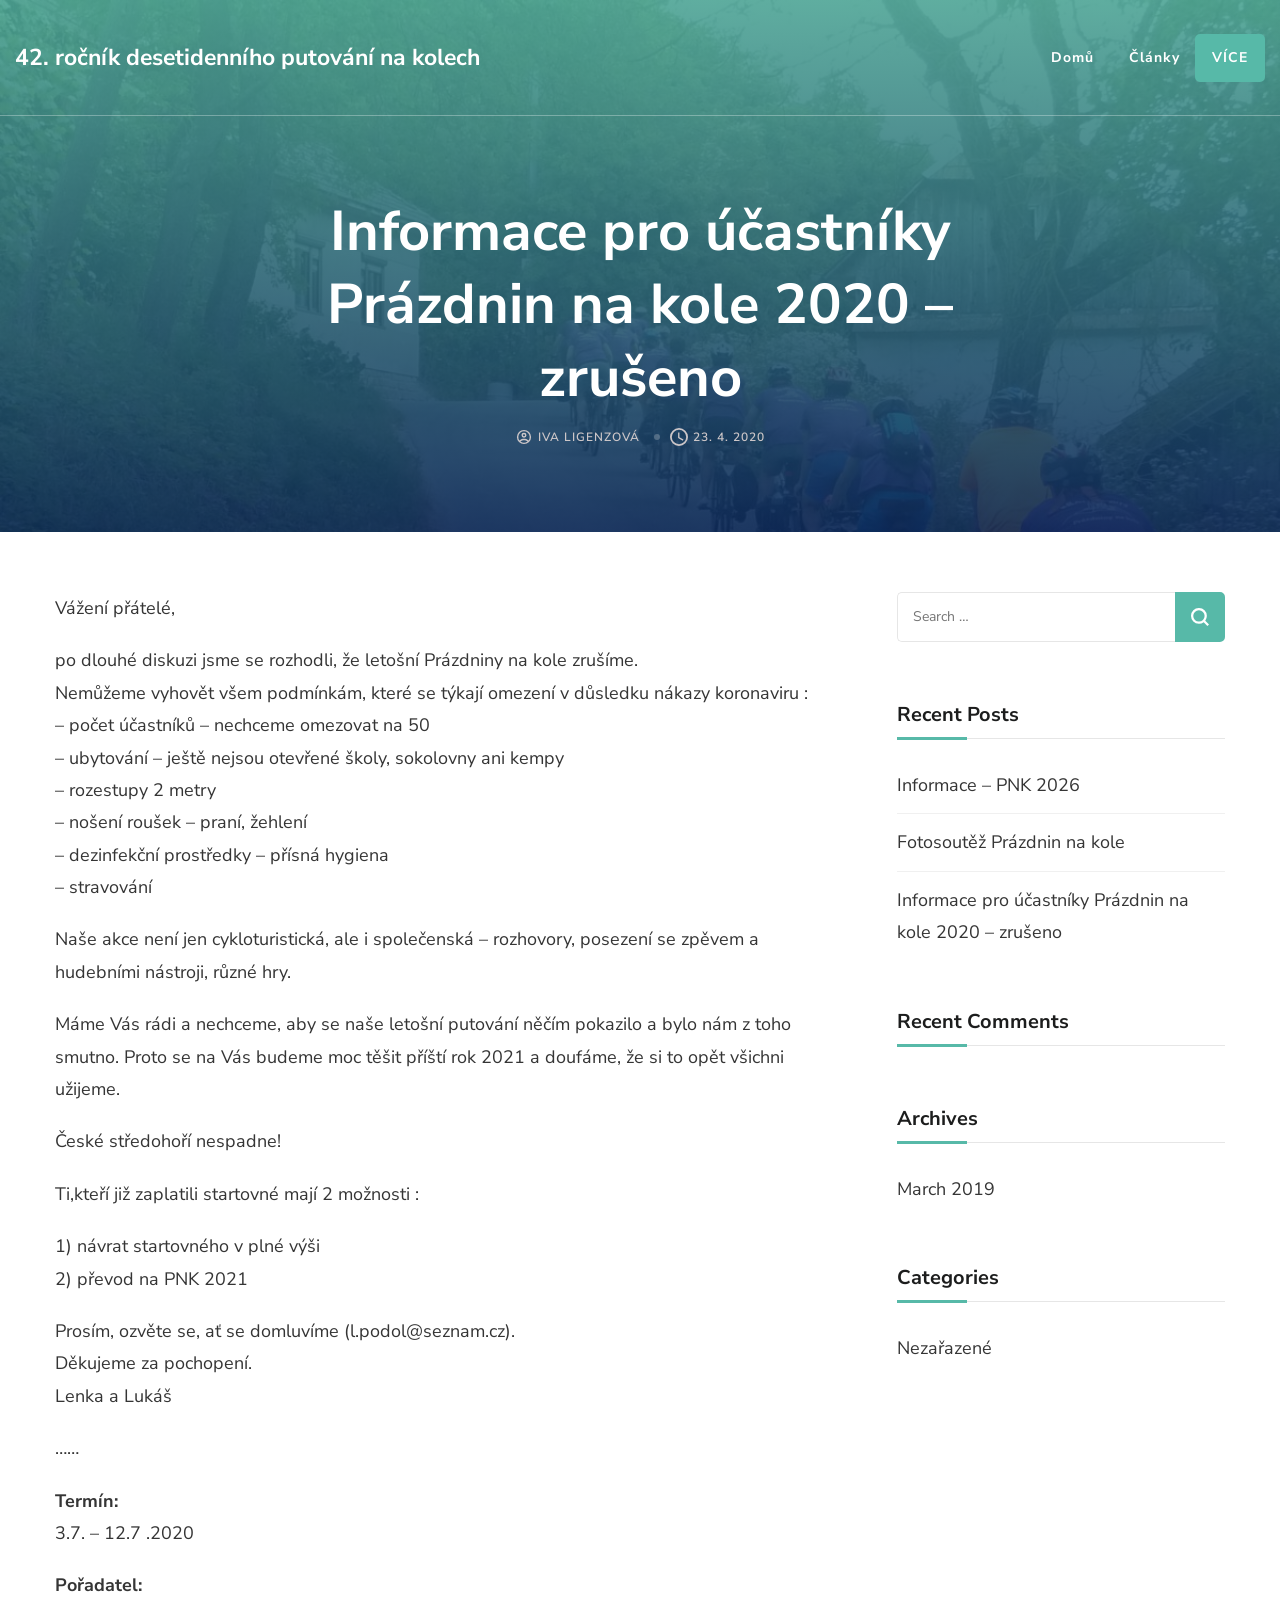
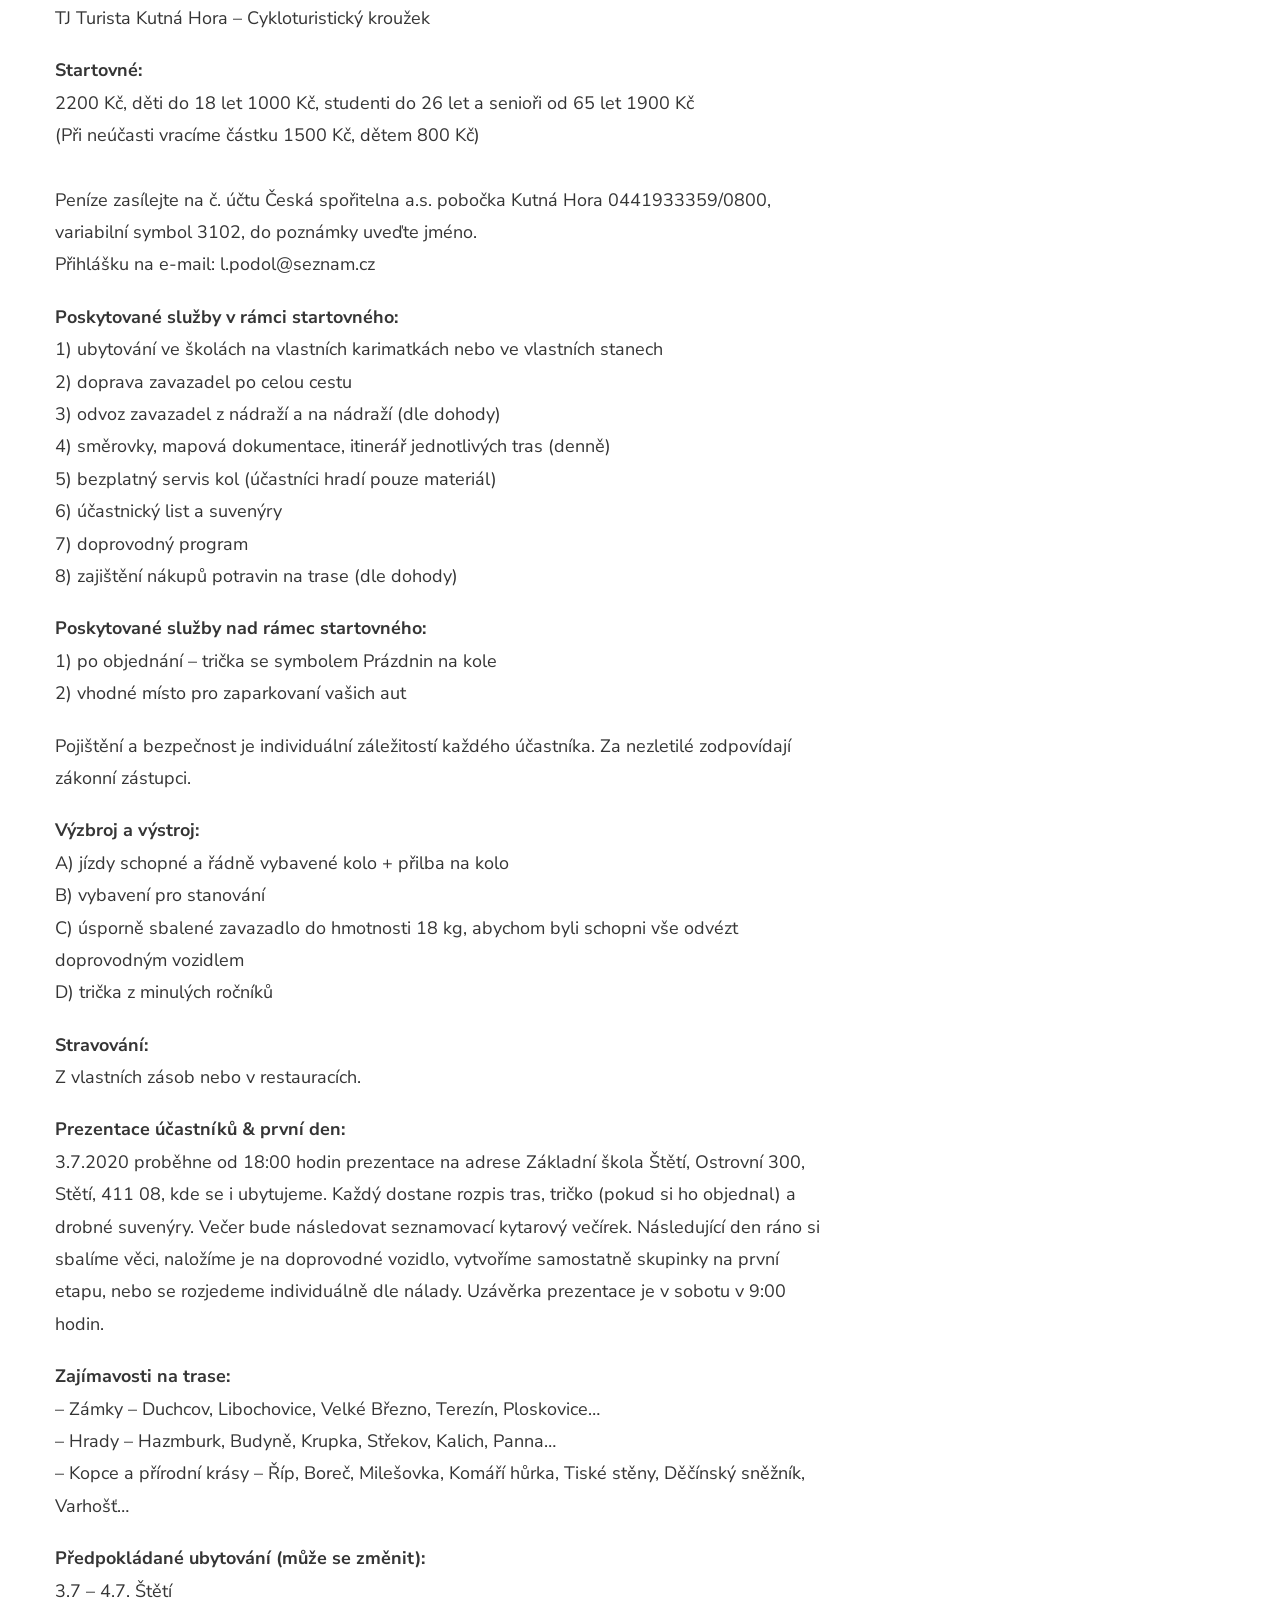
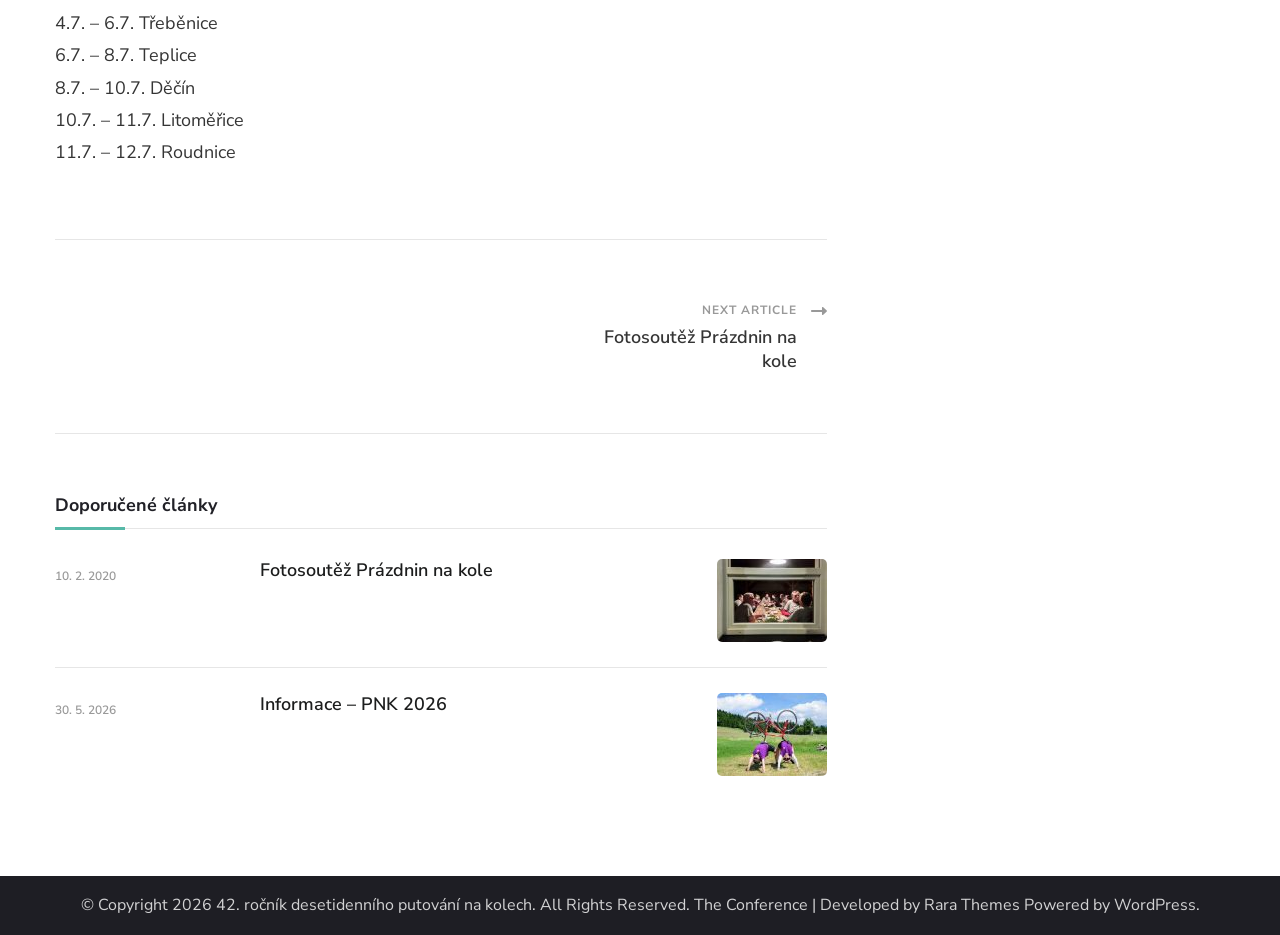
<file: ahoj-vsichni/index.html>
<!DOCTYPE html>
    <html lang="cs-CZ">
        <head itemscope itemtype="https://schema.org/WebSite">
           <meta charset="UTF-8">
    <meta name="viewport" content="width=device-width, initial-scale=1">
    <link rel="profile" href="http://gmpg.org/xfn/11">
    <title>Informace pro účastníky Prázdnin na kole 2020 &#8211; zrušeno &#8211; 42. ročník desetidenního putování na kolech</title>
<meta name='robots' content='max-image-preview:large' />
<link rel='dns-prefetch' href='http://fonts.googleapis.com/' />
<style id="wp-img-auto-sizes-contain-inline-css">
img:is([sizes=auto i],[sizes^="auto," i]){contain-intrinsic-size:3000px 1500px}
/*# sourceURL=wp-img-auto-sizes-contain-inline-css */
</style>
<style id="wp-block-library-inline-css">
:root{--wp-block-synced-color:#7a00df;--wp-block-synced-color--rgb:122,0,223;--wp-bound-block-color:var(--wp-block-synced-color);--wp-editor-canvas-background:#ddd;--wp-admin-theme-color:#007cba;--wp-admin-theme-color--rgb:0,124,186;--wp-admin-theme-color-darker-10:#006ba1;--wp-admin-theme-color-darker-10--rgb:0,107,160.5;--wp-admin-theme-color-darker-20:#005a87;--wp-admin-theme-color-darker-20--rgb:0,90,135;--wp-admin-border-width-focus:2px}@media (min-resolution:192dpi){:root{--wp-admin-border-width-focus:1.5px}}.wp-element-button{cursor:pointer}:root .has-very-light-gray-background-color{background-color:#eee}:root .has-very-dark-gray-background-color{background-color:#313131}:root .has-very-light-gray-color{color:#eee}:root .has-very-dark-gray-color{color:#313131}:root .has-vivid-green-cyan-to-vivid-cyan-blue-gradient-background{background:linear-gradient(135deg,#00d084,#0693e3)}:root .has-purple-crush-gradient-background{background:linear-gradient(135deg,#34e2e4,#4721fb 50%,#ab1dfe)}:root .has-hazy-dawn-gradient-background{background:linear-gradient(135deg,#faaca8,#dad0ec)}:root .has-subdued-olive-gradient-background{background:linear-gradient(135deg,#fafae1,#67a671)}:root .has-atomic-cream-gradient-background{background:linear-gradient(135deg,#fdd79a,#004a59)}:root .has-nightshade-gradient-background{background:linear-gradient(135deg,#330968,#31cdcf)}:root .has-midnight-gradient-background{background:linear-gradient(135deg,#020381,#2874fc)}:root{--wp--preset--font-size--normal:16px;--wp--preset--font-size--huge:42px}.has-regular-font-size{font-size:1em}.has-larger-font-size{font-size:2.625em}.has-normal-font-size{font-size:var(--wp--preset--font-size--normal)}.has-huge-font-size{font-size:var(--wp--preset--font-size--huge)}:root .has-text-align-center{text-align:center}:root .has-text-align-left{text-align:left}:root .has-text-align-right{text-align:right}.has-fit-text{white-space:nowrap!important}#end-resizable-editor-section{display:none}.aligncenter{clear:both}.items-justified-left{justify-content:flex-start}.items-justified-center{justify-content:center}.items-justified-right{justify-content:flex-end}.items-justified-space-between{justify-content:space-between}.screen-reader-text{word-wrap:normal!important;border:0;clip-path:inset(50%);height:1px;margin:-1px;overflow:hidden;padding:0;position:absolute;width:1px;word-break:normal!important}.screen-reader-text:focus{background-color:#ddd;clip-path:none;color:#444;display:block;font-size:1em;height:auto;left:5px;line-height:normal;padding:15px 23px 14px;text-decoration:none;top:5px;width:auto;z-index:100000}html :where(.has-border-color){border-style:solid}html :where([style^=border-color],[style*=";border-color"],[style*="; border-color"]){border-style:solid}html :where([style^=border-top-color],[style*=";border-top-color"],[style*="; border-top-color"]){border-top-style:solid}html :where([style^=border-right-color],[style*=";border-right-color"],[style*="; border-right-color"]){border-right-style:solid}html :where([style^=border-bottom-color],[style*=";border-bottom-color"],[style*="; border-bottom-color"]){border-bottom-style:solid}html :where([style^=border-left-color],[style*=";border-left-color"],[style*="; border-left-color"]){border-left-style:solid}html :where([style^=border-width],[style*=";border-width"],[style*="; border-width"]){border-style:solid}html :where([style^=border-top-width],[style*=";border-top-width"],[style*="; border-top-width"]){border-top-style:solid}html :where([style^=border-right-width],[style*=";border-right-width"],[style*="; border-right-width"]){border-right-style:solid}html :where([style^=border-bottom-width],[style*=";border-bottom-width"],[style*="; border-bottom-width"]){border-bottom-style:solid}html :where([style^=border-left-width],[style*=";border-left-width"],[style*="; border-left-width"]){border-left-style:solid}html :where(img[class*=wp-image-]){height:auto;max-width:100%}:where(figure){margin:0 0 1em}html :where(.is-position-sticky){--wp-admin--admin-bar--position-offset:var(--wp-admin--admin-bar--height,0px)}@media screen and (max-width:600px){html :where(.is-position-sticky){--wp-admin--admin-bar--position-offset:0px}}

/*# sourceURL=/wp-includes/css/dist/block-library/common.min.css */
</style>
<style id="wp-block-paragraph-inline-css">
.is-small-text{font-size:.875em}.is-regular-text{font-size:1em}.is-large-text{font-size:2.25em}.is-larger-text{font-size:3em}.has-drop-cap:not(:focus):first-letter{float:left;font-size:8.4em;font-style:normal;font-weight:100;line-height:.68;margin:.05em .1em 0 0;text-transform:uppercase}body.rtl .has-drop-cap:not(:focus):first-letter{float:none;margin-left:.1em}p.has-drop-cap.has-background{overflow:hidden}:root :where(p.has-background){padding:1.25em 2.375em}:where(p.has-text-color:not(.has-link-color)) a{color:inherit}p.has-text-align-left[style*="writing-mode:vertical-lr"],p.has-text-align-right[style*="writing-mode:vertical-rl"]{rotate:180deg}
/*# sourceURL=https://www.prazdninynakole.cz/wp-includes/blocks/paragraph/style.min.css */
</style>

<style id="classic-theme-styles-inline-css">
/*! This file is auto-generated */
.wp-block-button__link{color:#fff;background-color:#32373c;border-radius:9999px;box-shadow:none;text-decoration:none;padding:calc(.667em + 2px) calc(1.333em + 2px);font-size:1.125em}.wp-block-file__button{background:#32373c;color:#fff;text-decoration:none}
/*# sourceURL=/wp-includes/css/classic-themes.min.css */
</style>

<style id="global-styles-inline-css">
:root{--wp--preset--aspect-ratio--square: 1;--wp--preset--aspect-ratio--4-3: 4/3;--wp--preset--aspect-ratio--3-4: 3/4;--wp--preset--aspect-ratio--3-2: 3/2;--wp--preset--aspect-ratio--2-3: 2/3;--wp--preset--aspect-ratio--16-9: 16/9;--wp--preset--aspect-ratio--9-16: 9/16;--wp--preset--color--black: #000000;--wp--preset--color--cyan-bluish-gray: #abb8c3;--wp--preset--color--white: #ffffff;--wp--preset--color--pale-pink: #f78da7;--wp--preset--color--vivid-red: #cf2e2e;--wp--preset--color--luminous-vivid-orange: #ff6900;--wp--preset--color--luminous-vivid-amber: #fcb900;--wp--preset--color--light-green-cyan: #7bdcb5;--wp--preset--color--vivid-green-cyan: #00d084;--wp--preset--color--pale-cyan-blue: #8ed1fc;--wp--preset--color--vivid-cyan-blue: #0693e3;--wp--preset--color--vivid-purple: #9b51e0;--wp--preset--gradient--vivid-cyan-blue-to-vivid-purple: linear-gradient(135deg,rgb(6,147,227) 0%,rgb(155,81,224) 100%);--wp--preset--gradient--light-green-cyan-to-vivid-green-cyan: linear-gradient(135deg,rgb(122,220,180) 0%,rgb(0,208,130) 100%);--wp--preset--gradient--luminous-vivid-amber-to-luminous-vivid-orange: linear-gradient(135deg,rgb(252,185,0) 0%,rgb(255,105,0) 100%);--wp--preset--gradient--luminous-vivid-orange-to-vivid-red: linear-gradient(135deg,rgb(255,105,0) 0%,rgb(207,46,46) 100%);--wp--preset--gradient--very-light-gray-to-cyan-bluish-gray: linear-gradient(135deg,rgb(238,238,238) 0%,rgb(169,184,195) 100%);--wp--preset--gradient--cool-to-warm-spectrum: linear-gradient(135deg,rgb(74,234,220) 0%,rgb(151,120,209) 20%,rgb(207,42,186) 40%,rgb(238,44,130) 60%,rgb(251,105,98) 80%,rgb(254,248,76) 100%);--wp--preset--gradient--blush-light-purple: linear-gradient(135deg,rgb(255,206,236) 0%,rgb(152,150,240) 100%);--wp--preset--gradient--blush-bordeaux: linear-gradient(135deg,rgb(254,205,165) 0%,rgb(254,45,45) 50%,rgb(107,0,62) 100%);--wp--preset--gradient--luminous-dusk: linear-gradient(135deg,rgb(255,203,112) 0%,rgb(199,81,192) 50%,rgb(65,88,208) 100%);--wp--preset--gradient--pale-ocean: linear-gradient(135deg,rgb(255,245,203) 0%,rgb(182,227,212) 50%,rgb(51,167,181) 100%);--wp--preset--gradient--electric-grass: linear-gradient(135deg,rgb(202,248,128) 0%,rgb(113,206,126) 100%);--wp--preset--gradient--midnight: linear-gradient(135deg,rgb(2,3,129) 0%,rgb(40,116,252) 100%);--wp--preset--font-size--small: 13px;--wp--preset--font-size--medium: 20px;--wp--preset--font-size--large: 36px;--wp--preset--font-size--x-large: 42px;--wp--preset--spacing--20: 0.44rem;--wp--preset--spacing--30: 0.67rem;--wp--preset--spacing--40: 1rem;--wp--preset--spacing--50: 1.5rem;--wp--preset--spacing--60: 2.25rem;--wp--preset--spacing--70: 3.38rem;--wp--preset--spacing--80: 5.06rem;--wp--preset--shadow--natural: 6px 6px 9px rgba(0, 0, 0, 0.2);--wp--preset--shadow--deep: 12px 12px 50px rgba(0, 0, 0, 0.4);--wp--preset--shadow--sharp: 6px 6px 0px rgba(0, 0, 0, 0.2);--wp--preset--shadow--outlined: 6px 6px 0px -3px rgb(255, 255, 255), 6px 6px rgb(0, 0, 0);--wp--preset--shadow--crisp: 6px 6px 0px rgb(0, 0, 0);}.wp-block-button{--wp--preset--dimension--25: 25%;--wp--preset--dimension--50: 50%;--wp--preset--dimension--75: 75%;--wp--preset--dimension--100: 100%;}:where(body) { margin: 0; }:where(.is-layout-flex){gap: 0.5em;}:where(.is-layout-grid){gap: 0.5em;}body .is-layout-flex{display: flex;}.is-layout-flex{flex-wrap: wrap;align-items: center;}.is-layout-flex > :is(*, div){margin: 0;}body .is-layout-grid{display: grid;}.is-layout-grid > :is(*, div){margin: 0;}body{padding-top: 0px;padding-right: 0px;padding-bottom: 0px;padding-left: 0px;}:root :where(.wp-element-button, .wp-block-button__link){background-color: #32373c;border-width: 0;color: #fff;font-family: inherit;font-size: inherit;font-style: inherit;font-weight: inherit;letter-spacing: inherit;line-height: inherit;padding-top: calc(0.667em + 2px);padding-right: calc(1.333em + 2px);padding-bottom: calc(0.667em + 2px);padding-left: calc(1.333em + 2px);text-decoration: none;text-transform: inherit;}.has-black-color{color: var(--wp--preset--color--black) !important;}.has-cyan-bluish-gray-color{color: var(--wp--preset--color--cyan-bluish-gray) !important;}.has-white-color{color: var(--wp--preset--color--white) !important;}.has-pale-pink-color{color: var(--wp--preset--color--pale-pink) !important;}.has-vivid-red-color{color: var(--wp--preset--color--vivid-red) !important;}.has-luminous-vivid-orange-color{color: var(--wp--preset--color--luminous-vivid-orange) !important;}.has-luminous-vivid-amber-color{color: var(--wp--preset--color--luminous-vivid-amber) !important;}.has-light-green-cyan-color{color: var(--wp--preset--color--light-green-cyan) !important;}.has-vivid-green-cyan-color{color: var(--wp--preset--color--vivid-green-cyan) !important;}.has-pale-cyan-blue-color{color: var(--wp--preset--color--pale-cyan-blue) !important;}.has-vivid-cyan-blue-color{color: var(--wp--preset--color--vivid-cyan-blue) !important;}.has-vivid-purple-color{color: var(--wp--preset--color--vivid-purple) !important;}.has-black-background-color{background-color: var(--wp--preset--color--black) !important;}.has-cyan-bluish-gray-background-color{background-color: var(--wp--preset--color--cyan-bluish-gray) !important;}.has-white-background-color{background-color: var(--wp--preset--color--white) !important;}.has-pale-pink-background-color{background-color: var(--wp--preset--color--pale-pink) !important;}.has-vivid-red-background-color{background-color: var(--wp--preset--color--vivid-red) !important;}.has-luminous-vivid-orange-background-color{background-color: var(--wp--preset--color--luminous-vivid-orange) !important;}.has-luminous-vivid-amber-background-color{background-color: var(--wp--preset--color--luminous-vivid-amber) !important;}.has-light-green-cyan-background-color{background-color: var(--wp--preset--color--light-green-cyan) !important;}.has-vivid-green-cyan-background-color{background-color: var(--wp--preset--color--vivid-green-cyan) !important;}.has-pale-cyan-blue-background-color{background-color: var(--wp--preset--color--pale-cyan-blue) !important;}.has-vivid-cyan-blue-background-color{background-color: var(--wp--preset--color--vivid-cyan-blue) !important;}.has-vivid-purple-background-color{background-color: var(--wp--preset--color--vivid-purple) !important;}.has-black-border-color{border-color: var(--wp--preset--color--black) !important;}.has-cyan-bluish-gray-border-color{border-color: var(--wp--preset--color--cyan-bluish-gray) !important;}.has-white-border-color{border-color: var(--wp--preset--color--white) !important;}.has-pale-pink-border-color{border-color: var(--wp--preset--color--pale-pink) !important;}.has-vivid-red-border-color{border-color: var(--wp--preset--color--vivid-red) !important;}.has-luminous-vivid-orange-border-color{border-color: var(--wp--preset--color--luminous-vivid-orange) !important;}.has-luminous-vivid-amber-border-color{border-color: var(--wp--preset--color--luminous-vivid-amber) !important;}.has-light-green-cyan-border-color{border-color: var(--wp--preset--color--light-green-cyan) !important;}.has-vivid-green-cyan-border-color{border-color: var(--wp--preset--color--vivid-green-cyan) !important;}.has-pale-cyan-blue-border-color{border-color: var(--wp--preset--color--pale-cyan-blue) !important;}.has-vivid-cyan-blue-border-color{border-color: var(--wp--preset--color--vivid-cyan-blue) !important;}.has-vivid-purple-border-color{border-color: var(--wp--preset--color--vivid-purple) !important;}.has-vivid-cyan-blue-to-vivid-purple-gradient-background{background: var(--wp--preset--gradient--vivid-cyan-blue-to-vivid-purple) !important;}.has-light-green-cyan-to-vivid-green-cyan-gradient-background{background: var(--wp--preset--gradient--light-green-cyan-to-vivid-green-cyan) !important;}.has-luminous-vivid-amber-to-luminous-vivid-orange-gradient-background{background: var(--wp--preset--gradient--luminous-vivid-amber-to-luminous-vivid-orange) !important;}.has-luminous-vivid-orange-to-vivid-red-gradient-background{background: var(--wp--preset--gradient--luminous-vivid-orange-to-vivid-red) !important;}.has-very-light-gray-to-cyan-bluish-gray-gradient-background{background: var(--wp--preset--gradient--very-light-gray-to-cyan-bluish-gray) !important;}.has-cool-to-warm-spectrum-gradient-background{background: var(--wp--preset--gradient--cool-to-warm-spectrum) !important;}.has-blush-light-purple-gradient-background{background: var(--wp--preset--gradient--blush-light-purple) !important;}.has-blush-bordeaux-gradient-background{background: var(--wp--preset--gradient--blush-bordeaux) !important;}.has-luminous-dusk-gradient-background{background: var(--wp--preset--gradient--luminous-dusk) !important;}.has-pale-ocean-gradient-background{background: var(--wp--preset--gradient--pale-ocean) !important;}.has-electric-grass-gradient-background{background: var(--wp--preset--gradient--electric-grass) !important;}.has-midnight-gradient-background{background: var(--wp--preset--gradient--midnight) !important;}.has-small-font-size{font-size: var(--wp--preset--font-size--small) !important;}.has-medium-font-size{font-size: var(--wp--preset--font-size--medium) !important;}.has-large-font-size{font-size: var(--wp--preset--font-size--large) !important;}.has-x-large-font-size{font-size: var(--wp--preset--font-size--x-large) !important;}
/*# sourceURL=global-styles-inline-css */
</style>

<link rel='stylesheet' id='animate-css' href='../wp-content/themes/the-conference/css/animate.min.css' media='all' />
<link rel='stylesheet' id='the-conference-google-fonts-css' href='https://fonts.googleapis.com/css?family=Nunito+Sans%3A200%2C200i%2C300%2C300i%2C400%2C400i%2C600%2C600i%2C700%2C700i%2C800%2C800i%2C900%2C900i#038;subset=latin,latin-ext' media='all' />
<link rel='stylesheet' id='the-conference-css' href='../wp-content/themes/the-conference/style.css' media='all' />
<script id="jquery-core-js" src="../wp-includes/js/jquery/jquery.min.js"></script>
<script id="jquery-migrate-js" src="../wp-includes/js/jquery/jquery-migrate.min.js"></script>
<meta name="generator" content="WordPress 7.1.3" />
<link rel="canonical" href="index.html" />
<style>.recentcomments a{display:inline !important;padding:0 !important;margin:0 !important;}</style><link rel="icon" href="../wp-content/uploads/2019/03/cropped-cyklokroužek-logo-single-1-32x32.jpg" sizes="32x32" />
<link rel="icon" href="../wp-content/uploads/2019/03/cropped-cyklokroužek-logo-single-1-192x192.jpg" sizes="192x192" />
<link rel="apple-touch-icon" href="../wp-content/uploads/2019/03/cropped-cyklokroužek-logo-single-1-180x180.jpg" />
<meta name="msapplication-TileImage" content="https://www.prazdninynakole.cz/wp-content/uploads/2019/03/cropped-cyklokroužek-logo-single-1-270x270.jpg" />
</head>

<body class="wp-singular post-template-default single single-post postid-1 single-format-standard wp-theme-the-conference rightsidebar" itemscope itemtype="https://schema.org/WebPage">
    
          <button class="toggle-btn" data-toggle-target=".main-menu-modal" data-toggle-body-class="showing-main-menu-modal" aria-expanded="false" data-set-focus=".close-main-nav-toggle"><span class="bar"></span><span class="bar"></span><span class="bar"></span></button>
      
    <div class="nav-wrap mobile-menu-wrapper">
            <nav id="mobile-site-navigation" class="main-navigation mobile-navigation">        
        <div class="primary-menu-list main-menu-modal cover-modal" data-modal-target-string=".main-menu-modal">
            <button class="close close-main-nav-toggle" data-toggle-target=".main-menu-modal" data-toggle-body-class="showing-main-menu-modal" aria-expanded="false" data-set-focus=".main-menu-modal">
                <span class="toggle-bar"></span> 
                <span class="toggle-bar"></span>
            </button>
            <div class="mobile-menu" aria-label="Mobile">
                <div class="menu-primary-container"><ul id="mobile-primary-menu" class="nav-menu main-menu-modal"><li id="menu-item-11" class="menu-item menu-item-type-post_type menu-item-object-page menu-item-home menu-item-11"><a href="../index.html">Domů</a></li>
<li id="menu-item-12" class="menu-item menu-item-type-post_type menu-item-object-page current_page_parent menu-item-12"><a href="../blog/index.html">Články</a></li>
</ul></div>                <div class="nav-btn"><a href="https://www.facebook.com/prazdninynakole" class="btn custom-link" target="_blank">VÍCE</a></div>            </div>
        </div>
    </nav><!-- #mobile-site-navigation -->
        </div>
    <div id="page" class="site">
        <a class="skip-link screen-reader-text" href="index.html#acc-content">Skip to content (Press Enter)</a>
        <header class="site-header" itemscope itemtype="https://schema.org/WPHeader">
        <div class="container">
                <div class="site-branding" itemscope itemtype="https://schema.org/Organization">
		<div class="site-title-wrap">                <p class="site-title" itemprop="name"><a href="../index.html" rel="home" itemprop="url">42. ročník desetidenního putování na kolech</a></p>
                    </div><!-- .site-title-wrap -->
	</div>    
                <div class="nav-wrap">
                        <nav id="site-navigation" class="main-navigation" role="navigation" itemscope itemtype="https://schema.org/SiteNavigationElement">
            <!-- <button type="button" class="toggle-button" >
                <span class="toggle-bar"></span>
                <span class="toggle-bar"></span>
                <span class="toggle-bar"></span>
            </button> -->
            <div class="menu-primary-container"><ul id="primary-menu" class="nav-menu"><li class="menu-item menu-item-type-post_type menu-item-object-page menu-item-home menu-item-11"><a href="../index.html">Domů</a></li>
<li class="menu-item menu-item-type-post_type menu-item-object-page current_page_parent menu-item-12"><a href="../blog/index.html">Články</a></li>
</ul></div>        </nav><!-- #site-navigation -->
    <div class="nav-btn"><a href="https://www.facebook.com/prazdninynakole" class="btn custom-link" target="_blank">VÍCE</a></div>            </div>
        </div>
    </header><!-- .site-header -->
   <div id="acc-content">     
        <div id="content" class="site-content">
            
    <header class="page-header"style="background: url(../wp-content/uploads/2019/03/pnkuvod.jpg) no-repeat;">
        <div class="container">
            <h1 class="page-title">Informace pro účastníky Prázdnin na kole 2020 &#8211; zrušeno</h1><div class="entry-meta"><span class="byline" itemprop="author" itemscope itemtype="https://schema.org/Person"><svg xmlns="http://www.w3.org/2000/svg" viewBox="0 0 19 19"><defs><style>.auta{fill:none;}.auta,.autb{stroke:rgba(0,0,0,0);}.autb{fill:#ccc6c8;}</style></defs><g transform="translate(0.5 0.5)"><path class="auta" d="M0,0H18V18H0Z"/><g transform="translate(1.5 1.5)"><path class="autb" d="M9.5,2A7.5,7.5,0,1,0,17,9.5,7.5,7.5,0,0,0,9.5,2ZM5.8,14.21c.322-.675,2.287-1.335,3.7-1.335s3.382.66,3.7,1.335a5.944,5.944,0,0,1-7.395,0Zm8.468-1.088c-1.073-1.3-3.675-1.747-4.77-1.747s-3.7.443-4.77,1.747a6,6,0,1,1,9.54,0Z" transform="translate(-2 -2)"/><path class="autb" d="M11.125,6A2.625,2.625,0,1,0,13.75,8.625,2.618,2.618,0,0,0,11.125,6Zm0,3.75A1.125,1.125,0,1,1,12.25,8.625,1.123,1.123,0,0,1,11.125,9.75Z" transform="translate(-3.625 -3)"/></g></g></svg><span class="author" itemprop="name"><a class="url fn n" href="../author/iva-ligenzovagmail-com/index.html" itemprop="url">Iva Ligenzová</a></span></span><span class="posted-on"><svg xmlns="http://www.w3.org/2000/svg" viewBox="0 0 18 18"><defs><style>.clk{fill:#999;}</style></defs><g transform="translate(-2 -2)"><g transform="translate(2 2)"><path class="clk" d="M11,2a9,9,0,1,0,9,9A9.026,9.026,0,0,0,11,2Zm0,16.2A7.2,7.2,0,1,1,18.2,11,7.21,7.21,0,0,1,11,18.2Z" transform="translate(-2 -2)"/><path class="clk" d="M12.35,7H11v5.4l4.68,2.88.72-1.17-4.05-2.43Z" transform="translate(-2.9 -2.5)"/></g></g></svg><a href="index.html" rel="bookmark"><time class="entry-date published updated" datetime="2020-04-23T14:59:42+02:00" itemprop="dateModified">23. 4. 2020</time></time><time class="updated" datetime="2019-03-14T13:16:12+01:00" itemprop="datePublished">14. 3. 2019</time></a></span></div>        </div>
    </header>
            <div class="container">
        
	<div id="primary" class="content-area">
		<main id="main" class="site-main">

		
<article id="post-1" class="post-1 post type-post status-publish format-standard has-post-thumbnail hentry category-nezarazene">
        <div class="entry-content" itemprop="text">
		
<p class="wp-block-paragraph">Vážení přátelé,</p>



<p class="wp-block-paragraph"></p>



<p class="wp-block-paragraph">po dlouhé diskuzi jsme se rozhodli, že letošní Prázdniny na kole zrušíme.<br>Nemůžeme vyhovět všem podmínkám, které se týkají omezení v důsledku nákazy koronaviru :<br>&#8211; počet účastníků – nechceme omezovat na 50<br>&#8211; ubytování – ještě nejsou otevřené školy, sokolovny ani kempy<br>&#8211; rozestupy 2 metry<br>&#8211; nošení roušek – praní, žehlení<br>&#8211; dezinfekční prostředky – přísná hygiena<br>&#8211; stravování</p>



<p class="wp-block-paragraph">Naše akce není jen cykloturistická, ale i společenská – rozhovory, posezení se zpěvem a hudebními nástroji, různé hry.</p>



<p class="wp-block-paragraph">Máme Vás rádi a nechceme, aby se naše letošní putování něčím pokazilo a bylo nám z toho smutno. Proto se na Vás budeme moc těšit příští rok 2021 a doufáme, že si to opět všichni užijeme.</p>



<p class="wp-block-paragraph">České středohoří nespadne!</p>



<p class="wp-block-paragraph">Ti,kteří již zaplatili startovné mají 2 možnosti :</p>



<p class="wp-block-paragraph">1) návrat startovného v plné výši<br>2) převod na PNK 2021</p>



<p class="wp-block-paragraph">Prosím, ozvěte se, ať se domluvíme (l.podol@seznam.cz).<br>Děkujeme za pochopení.<br>Lenka a Lukáš</p>



<p class="wp-block-paragraph">&#8230;&#8230;</p>



<p class="wp-block-paragraph"><strong>Termín:</strong> <br>3.7. &#8211; 12.7 .2020</p>



<p class="wp-block-paragraph"></p>



<p class="wp-block-paragraph"><strong>Pořadatel:</strong>  <br>TJ Turista Kutná Hora &#8211; Cykloturistický kroužek</p>



<p class="wp-block-paragraph"><strong>Startovné:</strong> <br>2200 Kč, děti do 18 let 1000 Kč, studenti do 26 let a senioři od 65 let 1900 Kč  <br>(Při neúčasti vracíme částku 1500 Kč, dětem 800 Kč) <br><br>Peníze zasílejte na č. účtu Česká spořitelna a.s. pobočka Kutná Hora 0441933359/0800, variabilní symbol 3102, do poznámky uveďte jméno. <br>Přihlášku na e-mail: l.podol@seznam.cz</p>



<p class="wp-block-paragraph"><strong>Poskytované služby v rámci startovného:</strong> <br>1) ubytování ve školách na vlastních karimatkách nebo ve vlastních stanech<br>2) doprava zavazadel po celou cestu <br>3) odvoz zavazadel z nádraží a na nádraží (dle dohody) <br>4) směrovky, mapová dokumentace, itinerář jednotlivých tras (denně) <br>5) bezplatný servis kol (účastníci hradí pouze materiál) <br>6) účastnický list a suvenýry <br>7) doprovodný program <br>8) zajištění nákupů potravin na trase (dle dohody)</p>



<p class="wp-block-paragraph"><strong>Poskytované služby nad rámec startovného: </strong><br>1) po objednání &#8211; trička se symbolem Prázdnin na kole <br>2) vhodné místo pro zaparkovaní vašich aut </p>



<p class="wp-block-paragraph">Pojištění a bezpečnost je individuální záležitostí každého účastníka. Za nezletilé zodpovídají zákonní zástupci. </p>



<p class="wp-block-paragraph"><strong>Výzbroj a výstroj:</strong> <br>A) jízdy schopné a řádně vybavené kolo + přilba na kolo <br>B) vybavení pro stanování<br>C) úsporně sbalené zavazadlo do hmotnosti 18 kg, abychom byli schopni vše odvézt doprovodným vozidlem<br>D) trička z minulých ročníků</p>



<p class="wp-block-paragraph"><strong>Stravování:</strong><br>Z vlastních zásob nebo v restauracích. </p>



<p class="wp-block-paragraph"><strong>Prezentace účastníků &amp; první den:</strong> <br>3.7.2020 proběhne od 18:00 hodin prezentace na adrese Základní škola Štětí, Ostrovní 300, Stětí, 411 08, kde se i ubytujeme. Každý dostane rozpis tras, tričko (pokud si ho objednal) a drobné suvenýry. Večer bude následovat seznamovací kytarový večírek. Následující den ráno si sbalíme věci, naložíme je na doprovodné vozidlo, vytvoříme samostatně skupinky na první etapu, nebo se rozjedeme individuálně dle nálady. Uzávěrka prezentace je v sobotu v 9:00 hodin.   <br></p>



<p class="wp-block-paragraph"><strong>Zajímavosti na trase:</strong><br>&#8211; Zámky – Duchcov, Libochovice, Velké Březno, Terezín, Ploskovice&#8230;<br> &#8211; Hrady – Hazmburk, Budyně, Krupka, Střekov, Kalich, Panna&#8230;<br> &#8211; Kopce a přírodní krásy &#8211; Říp, Boreč, Milešovka, Komáří hůrka, Tiské stěny, Děčínský sněžník, Varhošť&#8230; </p>



<p class="wp-block-paragraph"></p>



<p class="wp-block-paragraph"><strong>Předpokládané ubytování (může se změnit):</strong><br> 3.7 &#8211; 4.7. Štětí<br> 4.7. &#8211; 6.7. Třeběnice<br> 6.7. &#8211; 8.7. Teplice<br> 8.7. &#8211; 10.7. Děčín<br> 10.7. &#8211; 11.7. Litoměřice<br> 11.7. &#8211; 12.7. Roudnice  </p>
	</div><!-- .entry-content -->
    	<footer class="entry-footer">
			</footer><!-- .entry-footer -->
	</article><!-- #post-1 -->
            
            <nav class="navigation post-navigation" role="navigation">
    			<h2 class="screen-reader-text">Post Navigation</h2>
    			<div class="nav-links">
    				<div class="nav-next nav-holder"><a href="../fotosoutez-pnk-2018/index.html" rel="next"><span class="meta-nav"><i class="fa fa-long-arrow-alt-right"></i>Next Article</span><span class="post-title">Fotosoutěž Prázdnin na kole</span></a></div>    			</div>
    		</nav>        
                
        <div class="related-post">
            <h3 class="post-title"><span class="title-wrap">Doporučené články</span></h3><div class="article-wrap">                    <article class="post">
                        <figure class="post-thumbnail">
                            <a href="../fotosoutez-pnk-2018/index.html">
                                <img width="110" height="83" src="../wp-content/uploads/2019/03/Televize-PNK-2018-2-110x83.jpg" class="attachment-the-conference-related size-the-conference-related wp-post-image" alt="" itemprop="image" decoding="async" loading="lazy" />                            </a>
                        </figure>
                        <header class="entry-header">
                            <div class="entry-meta">
                                <span class="posted-on"><svg xmlns="http://www.w3.org/2000/svg" viewBox="0 0 18 18"><defs><style>.clk{fill:#999;}</style></defs><g transform="translate(-2 -2)"><g transform="translate(2 2)"><path class="clk" d="M11,2a9,9,0,1,0,9,9A9.026,9.026,0,0,0,11,2Zm0,16.2A7.2,7.2,0,1,1,18.2,11,7.21,7.21,0,0,1,11,18.2Z" transform="translate(-2 -2)"/><path class="clk" d="M12.35,7H11v5.4l4.68,2.88.72-1.17-4.05-2.43Z" transform="translate(-2.9 -2.5)"/></g></g></svg><a href="../fotosoutez-pnk-2018/index.html" rel="bookmark"><time class="entry-date published updated" datetime="2020-02-10T18:03:22+01:00" itemprop="dateModified">10. 2. 2020</time></time><time class="updated" datetime="2019-03-14T13:16:21+01:00" itemprop="datePublished">14. 3. 2019</time></a></span>                            </div> 
                            <h4 class="entry-title"><a href="../fotosoutez-pnk-2018/index.html" rel="bookmark">Fotosoutěž Prázdnin na kole</a></h4>                       
                        </header>
                    </article>
                                    <article class="post">
                        <figure class="post-thumbnail">
                            <a href="../fotogalerie-z-minulych-akci/index.html">
                                <img width="110" height="83" src="../wp-content/uploads/2019/03/unnamed-110x83.jpg" class="attachment-the-conference-related size-the-conference-related wp-post-image" alt="" itemprop="image" decoding="async" loading="lazy" />                            </a>
                        </figure>
                        <header class="entry-header">
                            <div class="entry-meta">
                                <span class="posted-on"><svg xmlns="http://www.w3.org/2000/svg" viewBox="0 0 18 18"><defs><style>.clk{fill:#999;}</style></defs><g transform="translate(-2 -2)"><g transform="translate(2 2)"><path class="clk" d="M11,2a9,9,0,1,0,9,9A9.026,9.026,0,0,0,11,2Zm0,16.2A7.2,7.2,0,1,1,18.2,11,7.21,7.21,0,0,1,11,18.2Z" transform="translate(-2 -2)"/><path class="clk" d="M12.35,7H11v5.4l4.68,2.88.72-1.17-4.05-2.43Z" transform="translate(-2.9 -2.5)"/></g></g></svg><a href="../fotogalerie-z-minulych-akci/index.html" rel="bookmark"><time class="entry-date published updated" datetime="2026-05-30T23:39:00+02:00" itemprop="dateModified">30. 5. 2026</time></time><time class="updated" datetime="2019-03-14T13:31:23+01:00" itemprop="datePublished">14. 3. 2019</time></a></span>                            </div> 
                            <h4 class="entry-title"><a href="../fotogalerie-z-minulych-akci/index.html" rel="bookmark">Informace &#8211; PNK 2026</a></h4>                       
                        </header>
                    </article>
                </div><!-- .article-wrap -->           
            </div>
        		</main><!-- #main -->
	</div><!-- #primary -->


<aside id="secondary" class="widget-area" role="complementary" itemscope itemtype="https://schema.org/WPSideBar">
	<section id="search-2" class="widget widget_search"><form role="search" method="get" class="search-form" action="../index.html">
				<label>
					<span class="screen-reader-text">Search for:</span>
					<input type="search" class="search-field" placeholder="Search &hellip;" value="" name="s" />
				</label>
				<input type="submit" class="search-submit" value="Search" />
			</form></section>
		<section id="recent-posts-2" class="widget widget_recent_entries">
		<h2 class="widget-title" itemprop="name">Recent Posts</h2>
		<ul>
											<li>
					<a href="../fotogalerie-z-minulych-akci/index.html">Informace &#8211; PNK 2026</a>
									</li>
											<li>
					<a href="../fotosoutez-pnk-2018/index.html">Fotosoutěž Prázdnin na kole</a>
									</li>
											<li>
					<a href="index.html" aria-current="page">Informace pro účastníky Prázdnin na kole 2020 &#8211; zrušeno</a>
									</li>
					</ul>

		</section><section id="recent-comments-2" class="widget widget_recent_comments"><h2 class="widget-title" itemprop="name">Recent Comments</h2><ul id="recentcomments"></ul></section><section id="archives-2" class="widget widget_archive"><h2 class="widget-title" itemprop="name">Archives</h2>
			<ul>
					<li><a href='../2019/03/index.html'>March 2019</a></li>
			</ul>

			</section><section id="categories-2" class="widget widget_categories"><h2 class="widget-title" itemprop="name">Categories</h2>
			<ul>
					<li class="cat-item cat-item-1"><a href="../category/nezarazene/index.html">Nezařazené</a>
</li>
			</ul>

			</section></aside><!-- #secondary -->
    
            </div><!-- .container -->  
        </div><!-- .site-content -->
        <div class="overlay"></div>
    <footer id="colophon" class="site-footer" itemscope itemtype="https://schema.org/WPFooter">
        <div class="bottom-footer">
		<div class="container">
			<div class="site-info">            
            <span class="copyright">&copy; Copyright 2026 <a href="../index.html">42. ročník desetidenního putování na kolech</a>. All Rights Reserved. </span>The Conference | Developed by <a href="https://rarathemes.com/" rel="nofollow" target="_blank">Rara Themes</a></span><span class="wp-link"> Powered by <a href="https://wordpress.org/" target="_blank">WordPress</a>.</span>               
            </div>
		</div>
	</div>
        </footer><!-- #colophon -->
        </div><!-- #acc-content -->
    </div><!-- #page -->
    <script type="speculationrules">
{"prefetch":[{"source":"document","where":{"and":[{"href_matches":"/*"},{"not":{"href_matches":["/wp-*.php","/wp-admin/*","/wp-content/uploads/*","/wp-content/*","/wp-content/plugins/*","/wp-content/themes/the-conference/*","/*\\?(.+)"]}},{"not":{"selector_matches":"a[rel~=\"nofollow\"]"}},{"not":{"selector_matches":".no-prefetch, .no-prefetch a"}}]},"eagerness":"conservative"}]}
</script>
<script id="all-js" src="../wp-content/themes/the-conference/js/all.min.js"></script>
<script id="v4-shims-js" src="../wp-content/themes/the-conference/js/v4-shims.min.js"></script>
<script id="jquery-countdown-js" src="../wp-content/themes/the-conference/js/jquery.countdown.min.js"></script>
<script id="waypoints-js" src="../wp-content/themes/the-conference/js/waypoints.min.js"></script>
<script id="wow-js" src="../wp-content/themes/the-conference/js/wow.min.js"></script>
<script id="the-conference-modal-accessibility-js" src="../wp-content/themes/the-conference/js/modal-accessibility.min.js"></script>
<script id="jquery-ui-core-js-before">
jQuery.uiBackCompat = true;
//# sourceURL=jquery-ui-core-js-before
</script>
<script id="jquery-ui-core-js" src="../wp-includes/js/jquery/ui/core.min.js"></script>
<script id="jquery-ui-tabs-js" src="../wp-includes/js/jquery/ui/tabs.min.js"></script>
<script id="the-conference-js-extra">
var the_conference_data = {"rtl":"","singular":"1","banner_event_timer":""};
//# sourceURL=the-conference-js-extra
</script>
<script id="the-conference-js" src="../wp-content/themes/the-conference/js/custom.min.js"></script>
<svg style="position: absolute; width: 0; height: 0; overflow: hidden;" version="1.1" xmlns="http://www.w3.org/2000/svg" xmlns:xlink="http://www.w3.org/1999/xlink">
<defs>
<symbol id="icon-behance" viewBox="0 0 37 32">
<path class="path1" d="M33 6.054h-9.125v2.214h9.125v-2.214zM28.5 13.661q-1.607 0-2.607 0.938t-1.107 2.545h7.286q-0.321-3.482-3.571-3.482zM28.786 24.107q1.125 0 2.179-0.571t1.357-1.554h3.946q-1.786 5.482-7.625 5.482-3.821 0-6.080-2.357t-2.259-6.196q0-3.714 2.33-6.17t6.009-2.455q2.464 0 4.295 1.214t2.732 3.196 0.902 4.429q0 0.304-0.036 0.839h-11.75q0 1.982 1.027 3.063t2.973 1.080zM4.946 23.214h5.286q3.661 0 3.661-2.982 0-3.214-3.554-3.214h-5.393v6.196zM4.946 13.625h5.018q1.393 0 2.205-0.652t0.813-2.027q0-2.571-3.393-2.571h-4.643v5.25zM0 4.536h10.607q1.554 0 2.768 0.25t2.259 0.848 1.607 1.723 0.563 2.75q0 3.232-3.071 4.696 2.036 0.571 3.071 2.054t1.036 3.643q0 1.339-0.438 2.438t-1.179 1.848-1.759 1.268-2.161 0.75-2.393 0.232h-10.911v-22.5z"></path>
</symbol>
<symbol id="icon-deviantart" viewBox="0 0 18 32">
<path class="path1" d="M18.286 5.411l-5.411 10.393 0.429 0.554h4.982v7.411h-9.054l-0.786 0.536-2.536 4.875-0.536 0.536h-5.375v-5.411l5.411-10.411-0.429-0.536h-4.982v-7.411h9.054l0.786-0.536 2.536-4.875 0.536-0.536h5.375v5.411z"></path>
</symbol>
<symbol id="icon-medium" viewBox="0 0 32 32">
<path class="path1" d="M10.661 7.518v20.946q0 0.446-0.223 0.759t-0.652 0.313q-0.304 0-0.589-0.143l-8.304-4.161q-0.375-0.179-0.634-0.598t-0.259-0.83v-20.357q0-0.357 0.179-0.607t0.518-0.25q0.25 0 0.786 0.268l9.125 4.571q0.054 0.054 0.054 0.089zM11.804 9.321l9.536 15.464-9.536-4.75v-10.714zM32 9.643v18.821q0 0.446-0.25 0.723t-0.679 0.277-0.839-0.232l-7.875-3.929zM31.946 7.5q0 0.054-4.58 7.491t-5.366 8.705l-6.964-11.321 5.786-9.411q0.304-0.5 0.929-0.5 0.25 0 0.464 0.107l9.661 4.821q0.071 0.036 0.071 0.107z"></path>
</symbol>
<symbol id="icon-slideshare" viewBox="0 0 32 32">
<path class="path1" d="M15.589 13.214q0 1.482-1.134 2.545t-2.723 1.063-2.723-1.063-1.134-2.545q0-1.5 1.134-2.554t2.723-1.054 2.723 1.054 1.134 2.554zM24.554 13.214q0 1.482-1.125 2.545t-2.732 1.063q-1.589 0-2.723-1.063t-1.134-2.545q0-1.5 1.134-2.554t2.723-1.054q1.607 0 2.732 1.054t1.125 2.554zM28.571 16.429v-11.911q0-1.554-0.571-2.205t-1.982-0.652h-19.857q-1.482 0-2.009 0.607t-0.527 2.25v12.018q0.768 0.411 1.58 0.714t1.446 0.5 1.446 0.33 1.268 0.196 1.25 0.071 1.045 0.009 1.009-0.036 0.795-0.036q1.214-0.018 1.696 0.482 0.107 0.107 0.179 0.161 0.464 0.446 1.089 0.911 0.125-1.625 2.107-1.554 0.089 0 0.652 0.027t0.768 0.036 0.813 0.018 0.946-0.018 0.973-0.080 1.089-0.152 1.107-0.241 1.196-0.348 1.205-0.482 1.286-0.616zM31.482 16.339q-2.161 2.661-6.643 4.5 1.5 5.089-0.411 8.304-1.179 2.018-3.268 2.643-1.857 0.571-3.25-0.268-1.536-0.911-1.464-2.929l-0.018-5.821v-0.018q-0.143-0.036-0.438-0.107t-0.42-0.089l-0.018 6.036q0.071 2.036-1.482 2.929-1.411 0.839-3.268 0.268-2.089-0.643-3.25-2.679-1.875-3.214-0.393-8.268-4.482-1.839-6.643-4.5-0.446-0.661-0.071-1.125t1.071 0.018q0.054 0.036 0.196 0.125t0.196 0.143v-12.393q0-1.286 0.839-2.196t2.036-0.911h22.446q1.196 0 2.036 0.911t0.839 2.196v12.393l0.375-0.268q0.696-0.482 1.071-0.018t-0.071 1.125z"></path>
</symbol>
<symbol id="icon-snapchat-ghost" viewBox="0 0 30 32">
<path class="path1" d="M15.143 2.286q2.393-0.018 4.295 1.223t2.92 3.438q0.482 1.036 0.482 3.196 0 0.839-0.161 3.411 0.25 0.125 0.5 0.125 0.321 0 0.911-0.241t0.911-0.241q0.518 0 1 0.321t0.482 0.821q0 0.571-0.563 0.964t-1.232 0.563-1.232 0.518-0.563 0.848q0 0.268 0.214 0.768 0.661 1.464 1.83 2.679t2.58 1.804q0.5 0.214 1.429 0.411 0.5 0.107 0.5 0.625 0 1.25-3.911 1.839-0.125 0.196-0.196 0.696t-0.25 0.83-0.589 0.33q-0.357 0-1.107-0.116t-1.143-0.116q-0.661 0-1.107 0.089-0.571 0.089-1.125 0.402t-1.036 0.679-1.036 0.723-1.357 0.598-1.768 0.241q-0.929 0-1.723-0.241t-1.339-0.598-1.027-0.723-1.036-0.679-1.107-0.402q-0.464-0.089-1.125-0.089-0.429 0-1.17 0.134t-1.045 0.134q-0.446 0-0.625-0.33t-0.25-0.848-0.196-0.714q-3.911-0.589-3.911-1.839 0-0.518 0.5-0.625 0.929-0.196 1.429-0.411 1.393-0.571 2.58-1.804t1.83-2.679q0.214-0.5 0.214-0.768 0-0.5-0.563-0.848t-1.241-0.527-1.241-0.563-0.563-0.938q0-0.482 0.464-0.813t0.982-0.33q0.268 0 0.857 0.232t0.946 0.232q0.321 0 0.571-0.125-0.161-2.536-0.161-3.393 0-2.179 0.482-3.214 1.143-2.446 3.071-3.536t4.714-1.125z"></path>
</symbol>
<symbol id="icon-yelp" viewBox="0 0 27 32">
<path class="path1" d="M13.804 23.554v2.268q-0.018 5.214-0.107 5.446-0.214 0.571-0.911 0.714-0.964 0.161-3.241-0.679t-2.902-1.589q-0.232-0.268-0.304-0.643-0.018-0.214 0.071-0.464 0.071-0.179 0.607-0.839t3.232-3.857q0.018 0 1.071-1.25 0.268-0.339 0.705-0.438t0.884 0.063q0.429 0.179 0.67 0.518t0.223 0.75zM11.143 19.071q-0.054 0.982-0.929 1.25l-2.143 0.696q-4.911 1.571-5.214 1.571-0.625-0.036-0.964-0.643-0.214-0.446-0.304-1.339-0.143-1.357 0.018-2.973t0.536-2.223 1-0.571q0.232 0 3.607 1.375 1.25 0.518 2.054 0.839l1.5 0.607q0.411 0.161 0.634 0.545t0.205 0.866zM25.893 24.375q-0.125 0.964-1.634 2.875t-2.42 2.268q-0.661 0.25-1.125-0.125-0.25-0.179-3.286-5.125l-0.839-1.375q-0.25-0.375-0.205-0.821t0.348-0.821q0.625-0.768 1.482-0.464 0.018 0.018 2.125 0.714 3.625 1.179 4.321 1.42t0.839 0.366q0.5 0.393 0.393 1.089zM13.893 13.089q0.089 1.821-0.964 2.179-1.036 0.304-2.036-1.268l-6.75-10.679q-0.143-0.625 0.339-1.107 0.732-0.768 3.705-1.598t4.009-0.563q0.714 0.179 0.875 0.804 0.054 0.321 0.393 5.455t0.429 6.777zM25.714 15.018q0.054 0.696-0.464 1.054-0.268 0.179-5.875 1.536-1.196 0.268-1.625 0.411l0.018-0.036q-0.411 0.107-0.821-0.071t-0.661-0.571q-0.536-0.839 0-1.554 0.018-0.018 1.339-1.821 2.232-3.054 2.679-3.643t0.607-0.696q0.5-0.339 1.161-0.036 0.857 0.411 2.196 2.384t1.446 2.991v0.054z"></path>
</symbol>
<symbol id="icon-vine" viewBox="0 0 27 32">
<path class="path1" d="M26.732 14.768v3.536q-1.804 0.411-3.536 0.411-1.161 2.429-2.955 4.839t-3.241 3.848-2.286 1.902q-1.429 0.804-2.893-0.054-0.5-0.304-1.080-0.777t-1.518-1.491-1.83-2.295-1.92-3.286-1.884-4.357-1.634-5.616-1.259-6.964h5.054q0.464 3.893 1.25 7.116t1.866 5.661 2.17 4.205 2.5 3.482q3.018-3.018 5.125-7.25-2.536-1.286-3.982-3.929t-1.446-5.946q0-3.429 1.857-5.616t5.071-2.188q3.179 0 4.875 1.884t1.696 5.313q0 2.839-1.036 5.107-0.125 0.018-0.348 0.054t-0.821 0.036-1.125-0.107-1.107-0.455-0.902-0.92q0.554-1.839 0.554-3.286 0-1.554-0.518-2.357t-1.411-0.804q-0.946 0-1.518 0.884t-0.571 2.509q0 3.321 1.875 5.241t4.768 1.92q1.107 0 2.161-0.25z"></path>
</symbol>
<symbol id="icon-vk" viewBox="0 0 35 32">
<path class="path1" d="M34.232 9.286q0.411 1.143-2.679 5.25-0.429 0.571-1.161 1.518-1.393 1.786-1.607 2.339-0.304 0.732 0.25 1.446 0.304 0.375 1.446 1.464h0.018l0.071 0.071q2.518 2.339 3.411 3.946 0.054 0.089 0.116 0.223t0.125 0.473-0.009 0.607-0.446 0.491-1.054 0.223l-4.571 0.071q-0.429 0.089-1-0.089t-0.929-0.393l-0.357-0.214q-0.536-0.375-1.25-1.143t-1.223-1.384-1.089-1.036-1.009-0.277q-0.054 0.018-0.143 0.063t-0.304 0.259-0.384 0.527-0.304 0.929-0.116 1.384q0 0.268-0.063 0.491t-0.134 0.33l-0.071 0.089q-0.321 0.339-0.946 0.393h-2.054q-1.268 0.071-2.607-0.295t-2.348-0.946-1.839-1.179-1.259-1.027l-0.446-0.429q-0.179-0.179-0.491-0.536t-1.277-1.625-1.893-2.696-2.188-3.768-2.33-4.857q-0.107-0.286-0.107-0.482t0.054-0.286l0.071-0.107q0.268-0.339 1.018-0.339l4.893-0.036q0.214 0.036 0.411 0.116t0.286 0.152l0.089 0.054q0.286 0.196 0.429 0.571 0.357 0.893 0.821 1.848t0.732 1.455l0.286 0.518q0.518 1.071 1 1.857t0.866 1.223 0.741 0.688 0.607 0.25 0.482-0.089q0.036-0.018 0.089-0.089t0.214-0.393 0.241-0.839 0.17-1.446 0-2.232q-0.036-0.714-0.161-1.304t-0.25-0.821l-0.107-0.214q-0.446-0.607-1.518-0.768-0.232-0.036 0.089-0.429 0.304-0.339 0.679-0.536 0.946-0.464 4.268-0.429 1.464 0.018 2.411 0.232 0.357 0.089 0.598 0.241t0.366 0.429 0.188 0.571 0.063 0.813-0.018 0.982-0.045 1.259-0.027 1.473q0 0.196-0.018 0.75t-0.009 0.857 0.063 0.723 0.205 0.696 0.402 0.438q0.143 0.036 0.304 0.071t0.464-0.196 0.679-0.616 0.929-1.196 1.214-1.92q1.071-1.857 1.911-4.018 0.071-0.179 0.179-0.313t0.196-0.188l0.071-0.054 0.089-0.045t0.232-0.054 0.357-0.009l5.143-0.036q0.696-0.089 1.143 0.045t0.554 0.295z"></path>
</symbol>
<symbol id="icon-search" viewBox="0 0 30 32">
<path class="path1" d="M20.571 14.857q0-3.304-2.348-5.652t-5.652-2.348-5.652 2.348-2.348 5.652 2.348 5.652 5.652 2.348 5.652-2.348 2.348-5.652zM29.714 29.714q0 0.929-0.679 1.607t-1.607 0.679q-0.964 0-1.607-0.679l-6.125-6.107q-3.196 2.214-7.125 2.214-2.554 0-4.884-0.991t-4.018-2.679-2.679-4.018-0.991-4.884 0.991-4.884 2.679-4.018 4.018-2.679 4.884-0.991 4.884 0.991 4.018 2.679 2.679 4.018 0.991 4.884q0 3.929-2.214 7.125l6.125 6.125q0.661 0.661 0.661 1.607z"></path>
</symbol>
<symbol id="icon-envelope-o" viewBox="0 0 32 32">
<path class="path1" d="M29.714 26.857v-13.714q-0.571 0.643-1.232 1.179-4.786 3.679-7.607 6.036-0.911 0.768-1.482 1.196t-1.545 0.866-1.83 0.438h-0.036q-0.857 0-1.83-0.438t-1.545-0.866-1.482-1.196q-2.821-2.357-7.607-6.036-0.661-0.536-1.232-1.179v13.714q0 0.232 0.17 0.402t0.402 0.17h26.286q0.232 0 0.402-0.17t0.17-0.402zM29.714 8.089v-0.438t-0.009-0.232-0.054-0.223-0.098-0.161-0.161-0.134-0.25-0.045h-26.286q-0.232 0-0.402 0.17t-0.17 0.402q0 3 2.625 5.071 3.446 2.714 7.161 5.661 0.107 0.089 0.625 0.527t0.821 0.67 0.795 0.563 0.902 0.491 0.768 0.161h0.036q0.357 0 0.768-0.161t0.902-0.491 0.795-0.563 0.821-0.67 0.625-0.527q3.714-2.946 7.161-5.661 0.964-0.768 1.795-2.063t0.83-2.348zM32 7.429v19.429q0 1.179-0.839 2.018t-2.018 0.839h-26.286q-1.179 0-2.018-0.839t-0.839-2.018v-19.429q0-1.179 0.839-2.018t2.018-0.839h26.286q1.179 0 2.018 0.839t0.839 2.018z"></path>
</symbol>
<symbol id="icon-close" viewBox="0 0 25 32">
<path class="path1" d="M23.179 23.607q0 0.714-0.5 1.214l-2.429 2.429q-0.5 0.5-1.214 0.5t-1.214-0.5l-5.25-5.25-5.25 5.25q-0.5 0.5-1.214 0.5t-1.214-0.5l-2.429-2.429q-0.5-0.5-0.5-1.214t0.5-1.214l5.25-5.25-5.25-5.25q-0.5-0.5-0.5-1.214t0.5-1.214l2.429-2.429q0.5-0.5 1.214-0.5t1.214 0.5l5.25 5.25 5.25-5.25q0.5-0.5 1.214-0.5t1.214 0.5l2.429 2.429q0.5 0.5 0.5 1.214t-0.5 1.214l-5.25 5.25 5.25 5.25q0.5 0.5 0.5 1.214z"></path>
</symbol>
<symbol id="icon-angle-down" viewBox="0 0 21 32">
<path class="path1" d="M19.196 13.143q0 0.232-0.179 0.411l-8.321 8.321q-0.179 0.179-0.411 0.179t-0.411-0.179l-8.321-8.321q-0.179-0.179-0.179-0.411t0.179-0.411l0.893-0.893q0.179-0.179 0.411-0.179t0.411 0.179l7.018 7.018 7.018-7.018q0.179-0.179 0.411-0.179t0.411 0.179l0.893 0.893q0.179 0.179 0.179 0.411z"></path>
</symbol>
<symbol id="icon-folder-open" viewBox="0 0 34 32">
<path class="path1" d="M33.554 17q0 0.554-0.554 1.179l-6 7.071q-0.768 0.911-2.152 1.545t-2.563 0.634h-19.429q-0.607 0-1.080-0.232t-0.473-0.768q0-0.554 0.554-1.179l6-7.071q0.768-0.911 2.152-1.545t2.563-0.634h19.429q0.607 0 1.080 0.232t0.473 0.768zM27.429 10.857v2.857h-14.857q-1.679 0-3.518 0.848t-2.929 2.134l-6.107 7.179q0-0.071-0.009-0.223t-0.009-0.223v-17.143q0-1.643 1.179-2.821t2.821-1.179h5.714q1.643 0 2.821 1.179t1.179 2.821v0.571h9.714q1.643 0 2.821 1.179t1.179 2.821z"></path>
</symbol>
<symbol id="icon-twitter" viewBox="0 0 30 32">
<path class="path1" d="M28.929 7.286q-1.196 1.75-2.893 2.982 0.018 0.25 0.018 0.75 0 2.321-0.679 4.634t-2.063 4.437-3.295 3.759-4.607 2.607-5.768 0.973q-4.839 0-8.857-2.589 0.625 0.071 1.393 0.071 4.018 0 7.161-2.464-1.875-0.036-3.357-1.152t-2.036-2.848q0.589 0.089 1.089 0.089 0.768 0 1.518-0.196-2-0.411-3.313-1.991t-1.313-3.67v-0.071q1.214 0.679 2.607 0.732-1.179-0.786-1.875-2.054t-0.696-2.75q0-1.571 0.786-2.911 2.161 2.661 5.259 4.259t6.634 1.777q-0.143-0.679-0.143-1.321 0-2.393 1.688-4.080t4.080-1.688q2.5 0 4.214 1.821 1.946-0.375 3.661-1.393-0.661 2.054-2.536 3.179 1.661-0.179 3.321-0.893z"></path>
</symbol>
<symbol id="icon-facebook" viewBox="0 0 19 32">
<path class="path1" d="M17.125 0.214v4.714h-2.804q-1.536 0-2.071 0.643t-0.536 1.929v3.375h5.232l-0.696 5.286h-4.536v13.554h-5.464v-13.554h-4.554v-5.286h4.554v-3.893q0-3.321 1.857-5.152t4.946-1.83q2.625 0 4.071 0.214z"></path>
</symbol>
<symbol id="icon-github" viewBox="0 0 27 32">
<path class="path1" d="M13.714 2.286q3.732 0 6.884 1.839t4.991 4.991 1.839 6.884q0 4.482-2.616 8.063t-6.759 4.955q-0.482 0.089-0.714-0.125t-0.232-0.536q0-0.054 0.009-1.366t0.009-2.402q0-1.732-0.929-2.536 1.018-0.107 1.83-0.321t1.679-0.696 1.446-1.188 0.946-1.875 0.366-2.688q0-2.125-1.411-3.679 0.661-1.625-0.143-3.643-0.5-0.161-1.446 0.196t-1.643 0.786l-0.679 0.429q-1.661-0.464-3.429-0.464t-3.429 0.464q-0.286-0.196-0.759-0.482t-1.491-0.688-1.518-0.241q-0.804 2.018-0.143 3.643-1.411 1.554-1.411 3.679 0 1.518 0.366 2.679t0.938 1.875 1.438 1.196 1.679 0.696 1.83 0.321q-0.696 0.643-0.875 1.839-0.375 0.179-0.804 0.268t-1.018 0.089-1.17-0.384-0.991-1.116q-0.339-0.571-0.866-0.929t-0.884-0.429l-0.357-0.054q-0.375 0-0.518 0.080t-0.089 0.205 0.161 0.25 0.232 0.214l0.125 0.089q0.393 0.179 0.777 0.679t0.563 0.911l0.179 0.411q0.232 0.679 0.786 1.098t1.196 0.536 1.241 0.125 0.991-0.063l0.411-0.071q0 0.679 0.009 1.58t0.009 0.973q0 0.321-0.232 0.536t-0.714 0.125q-4.143-1.375-6.759-4.955t-2.616-8.063q0-3.732 1.839-6.884t4.991-4.991 6.884-1.839zM5.196 21.982q0.054-0.125-0.125-0.214-0.179-0.054-0.232 0.036-0.054 0.125 0.125 0.214 0.161 0.107 0.232-0.036zM5.75 22.589q0.125-0.089-0.036-0.286-0.179-0.161-0.286-0.054-0.125 0.089 0.036 0.286 0.179 0.179 0.286 0.054zM6.286 23.393q0.161-0.125 0-0.339-0.143-0.232-0.304-0.107-0.161 0.089 0 0.321t0.304 0.125zM7.036 24.143q0.143-0.143-0.071-0.339-0.214-0.214-0.357-0.054-0.161 0.143 0.071 0.339 0.214 0.214 0.357 0.054zM8.054 24.589q0.054-0.196-0.232-0.286-0.268-0.071-0.339 0.125t0.232 0.268q0.268 0.107 0.339-0.107zM9.179 24.679q0-0.232-0.304-0.196-0.286 0-0.286 0.196 0 0.232 0.304 0.196 0.286 0 0.286-0.196zM10.214 24.5q-0.036-0.196-0.321-0.161-0.286 0.054-0.25 0.268t0.321 0.143 0.25-0.25z"></path>
</symbol>
<symbol id="icon-bars" viewBox="0 0 27 32">
<path class="path1" d="M27.429 24v2.286q0 0.464-0.339 0.804t-0.804 0.339h-25.143q-0.464 0-0.804-0.339t-0.339-0.804v-2.286q0-0.464 0.339-0.804t0.804-0.339h25.143q0.464 0 0.804 0.339t0.339 0.804zM27.429 14.857v2.286q0 0.464-0.339 0.804t-0.804 0.339h-25.143q-0.464 0-0.804-0.339t-0.339-0.804v-2.286q0-0.464 0.339-0.804t0.804-0.339h25.143q0.464 0 0.804 0.339t0.339 0.804zM27.429 5.714v2.286q0 0.464-0.339 0.804t-0.804 0.339h-25.143q-0.464 0-0.804-0.339t-0.339-0.804v-2.286q0-0.464 0.339-0.804t0.804-0.339h25.143q0.464 0 0.804 0.339t0.339 0.804z"></path>
</symbol>
<symbol id="icon-google-plus" viewBox="0 0 41 32">
<path class="path1" d="M25.661 16.304q0 3.714-1.554 6.616t-4.429 4.536-6.589 1.634q-2.661 0-5.089-1.036t-4.179-2.786-2.786-4.179-1.036-5.089 1.036-5.089 2.786-4.179 4.179-2.786 5.089-1.036q5.107 0 8.768 3.429l-3.554 3.411q-2.089-2.018-5.214-2.018-2.196 0-4.063 1.107t-2.955 3.009-1.089 4.152 1.089 4.152 2.955 3.009 4.063 1.107q1.482 0 2.723-0.411t2.045-1.027 1.402-1.402 0.875-1.482 0.384-1.321h-7.429v-4.5h12.357q0.214 1.125 0.214 2.179zM41.143 14.125v3.75h-3.732v3.732h-3.75v-3.732h-3.732v-3.75h3.732v-3.732h3.75v3.732h3.732z"></path>
</symbol>
<symbol id="icon-linkedin" viewBox="0 0 27 32">
<path class="path1" d="M6.232 11.161v17.696h-5.893v-17.696h5.893zM6.607 5.696q0.018 1.304-0.902 2.179t-2.42 0.875h-0.036q-1.464 0-2.357-0.875t-0.893-2.179q0-1.321 0.92-2.188t2.402-0.866 2.375 0.866 0.911 2.188zM27.429 18.714v10.143h-5.875v-9.464q0-1.875-0.723-2.938t-2.259-1.063q-1.125 0-1.884 0.616t-1.134 1.527q-0.196 0.536-0.196 1.446v9.875h-5.875q0.036-7.125 0.036-11.554t-0.018-5.286l-0.018-0.857h5.875v2.571h-0.036q0.357-0.571 0.732-1t1.009-0.929 1.554-0.777 2.045-0.277q3.054 0 4.911 2.027t1.857 5.938z"></path>
</symbol>
<symbol id="icon-quote-right" viewBox="0 0 30 32">
<path class="path1" d="M13.714 5.714v12.571q0 1.857-0.723 3.545t-1.955 2.92-2.92 1.955-3.545 0.723h-1.143q-0.464 0-0.804-0.339t-0.339-0.804v-2.286q0-0.464 0.339-0.804t0.804-0.339h1.143q1.893 0 3.232-1.339t1.339-3.232v-0.571q0-0.714-0.5-1.214t-1.214-0.5h-4q-1.429 0-2.429-1t-1-2.429v-6.857q0-1.429 1-2.429t2.429-1h6.857q1.429 0 2.429 1t1 2.429zM29.714 5.714v12.571q0 1.857-0.723 3.545t-1.955 2.92-2.92 1.955-3.545 0.723h-1.143q-0.464 0-0.804-0.339t-0.339-0.804v-2.286q0-0.464 0.339-0.804t0.804-0.339h1.143q1.893 0 3.232-1.339t1.339-3.232v-0.571q0-0.714-0.5-1.214t-1.214-0.5h-4q-1.429 0-2.429-1t-1-2.429v-6.857q0-1.429 1-2.429t2.429-1h6.857q1.429 0 2.429 1t1 2.429z"></path>
</symbol>
<symbol id="icon-mail-reply" viewBox="0 0 32 32">
<path class="path1" d="M32 20q0 2.964-2.268 8.054-0.054 0.125-0.188 0.429t-0.241 0.536-0.232 0.393q-0.214 0.304-0.5 0.304-0.268 0-0.42-0.179t-0.152-0.446q0-0.161 0.045-0.473t0.045-0.42q0.089-1.214 0.089-2.196 0-1.804-0.313-3.232t-0.866-2.473-1.429-1.804-1.884-1.241-2.375-0.759-2.75-0.384-3.134-0.107h-4v4.571q0 0.464-0.339 0.804t-0.804 0.339-0.804-0.339l-9.143-9.143q-0.339-0.339-0.339-0.804t0.339-0.804l9.143-9.143q0.339-0.339 0.804-0.339t0.804 0.339 0.339 0.804v4.571h4q12.732 0 15.625 7.196 0.946 2.393 0.946 5.946z"></path>
</symbol>
<symbol id="icon-youtube" viewBox="0 0 27 32">
<path class="path1" d="M17.339 22.214v3.768q0 1.196-0.696 1.196-0.411 0-0.804-0.393v-5.375q0.393-0.393 0.804-0.393 0.696 0 0.696 1.196zM23.375 22.232v0.821h-1.607v-0.821q0-1.214 0.804-1.214t0.804 1.214zM6.125 18.339h1.911v-1.679h-5.571v1.679h1.875v10.161h1.786v-10.161zM11.268 28.5h1.589v-8.821h-1.589v6.75q-0.536 0.75-1.018 0.75-0.321 0-0.375-0.375-0.018-0.054-0.018-0.625v-6.5h-1.589v6.982q0 0.875 0.143 1.304 0.214 0.661 1.036 0.661 0.857 0 1.821-1.089v0.964zM18.929 25.857v-3.518q0-1.304-0.161-1.768-0.304-1-1.268-1-0.893 0-1.661 0.964v-3.875h-1.589v11.839h1.589v-0.857q0.804 0.982 1.661 0.982 0.964 0 1.268-0.982 0.161-0.482 0.161-1.786zM24.964 25.679v-0.232h-1.625q0 0.911-0.036 1.089-0.125 0.643-0.714 0.643-0.821 0-0.821-1.232v-1.554h3.196v-1.839q0-1.411-0.482-2.071-0.696-0.911-1.893-0.911-1.214 0-1.911 0.911-0.5 0.661-0.5 2.071v3.089q0 1.411 0.518 2.071 0.696 0.911 1.929 0.911 1.286 0 1.929-0.946 0.321-0.482 0.375-0.964 0.036-0.161 0.036-1.036zM14.107 9.375v-3.75q0-1.232-0.768-1.232t-0.768 1.232v3.75q0 1.25 0.768 1.25t0.768-1.25zM26.946 22.786q0 4.179-0.464 6.25-0.25 1.054-1.036 1.768t-1.821 0.821q-3.286 0.375-9.911 0.375t-9.911-0.375q-1.036-0.107-1.83-0.821t-1.027-1.768q-0.464-2-0.464-6.25 0-4.179 0.464-6.25 0.25-1.054 1.036-1.768t1.839-0.839q3.268-0.357 9.893-0.357t9.911 0.357q1.036 0.125 1.83 0.839t1.027 1.768q0.464 2 0.464 6.25zM9.125 0h1.821l-2.161 7.125v4.839h-1.786v-4.839q-0.25-1.321-1.089-3.786-0.661-1.839-1.161-3.339h1.893l1.268 4.696zM15.732 5.946v3.125q0 1.446-0.5 2.107-0.661 0.911-1.893 0.911-1.196 0-1.875-0.911-0.5-0.679-0.5-2.107v-3.125q0-1.429 0.5-2.089 0.679-0.911 1.875-0.911 1.232 0 1.893 0.911 0.5 0.661 0.5 2.089zM21.714 3.054v8.911h-1.625v-0.982q-0.946 1.107-1.839 1.107-0.821 0-1.054-0.661-0.143-0.429-0.143-1.339v-7.036h1.625v6.554q0 0.589 0.018 0.625 0.054 0.393 0.375 0.393 0.482 0 1.018-0.768v-6.804h1.625z"></path>
</symbol>
<symbol id="icon-dropbox" viewBox="0 0 32 32">
<path class="path1" d="M7.179 12.625l8.821 5.446-6.107 5.089-8.75-5.696zM24.786 22.536v1.929l-8.75 5.232v0.018l-0.018-0.018-0.018 0.018v-0.018l-8.732-5.232v-1.929l2.625 1.714 6.107-5.071v-0.036l0.018 0.018 0.018-0.018v0.036l6.125 5.071zM9.893 2.107l6.107 5.089-8.821 5.429-6.036-4.821zM24.821 12.625l6.036 4.839-8.732 5.696-6.125-5.089zM22.125 2.107l8.732 5.696-6.036 4.821-8.821-5.429z"></path>
</symbol>
<symbol id="icon-instagram" viewBox="0 0 27 32">
<path class="path1" d="M18.286 16q0-1.893-1.339-3.232t-3.232-1.339-3.232 1.339-1.339 3.232 1.339 3.232 3.232 1.339 3.232-1.339 1.339-3.232zM20.75 16q0 2.929-2.054 4.982t-4.982 2.054-4.982-2.054-2.054-4.982 2.054-4.982 4.982-2.054 4.982 2.054 2.054 4.982zM22.679 8.679q0 0.679-0.482 1.161t-1.161 0.482-1.161-0.482-0.482-1.161 0.482-1.161 1.161-0.482 1.161 0.482 0.482 1.161zM13.714 4.75q-0.125 0-1.366-0.009t-1.884 0-1.723 0.054-1.839 0.179-1.277 0.33q-0.893 0.357-1.571 1.036t-1.036 1.571q-0.196 0.518-0.33 1.277t-0.179 1.839-0.054 1.723 0 1.884 0.009 1.366-0.009 1.366 0 1.884 0.054 1.723 0.179 1.839 0.33 1.277q0.357 0.893 1.036 1.571t1.571 1.036q0.518 0.196 1.277 0.33t1.839 0.179 1.723 0.054 1.884 0 1.366-0.009 1.366 0.009 1.884 0 1.723-0.054 1.839-0.179 1.277-0.33q0.893-0.357 1.571-1.036t1.036-1.571q0.196-0.518 0.33-1.277t0.179-1.839 0.054-1.723 0-1.884-0.009-1.366 0.009-1.366 0-1.884-0.054-1.723-0.179-1.839-0.33-1.277q-0.357-0.893-1.036-1.571t-1.571-1.036q-0.518-0.196-1.277-0.33t-1.839-0.179-1.723-0.054-1.884 0-1.366 0.009zM27.429 16q0 4.089-0.089 5.661-0.179 3.714-2.214 5.75t-5.75 2.214q-1.571 0.089-5.661 0.089t-5.661-0.089q-3.714-0.179-5.75-2.214t-2.214-5.75q-0.089-1.571-0.089-5.661t0.089-5.661q0.179-3.714 2.214-5.75t5.75-2.214q1.571-0.089 5.661-0.089t5.661 0.089q3.714 0.179 5.75 2.214t2.214 5.75q0.089 1.571 0.089 5.661z"></path>
</symbol>
<symbol id="icon-flickr" viewBox="0 0 27 32">
<path class="path1" d="M22.286 2.286q2.125 0 3.634 1.509t1.509 3.634v17.143q0 2.125-1.509 3.634t-3.634 1.509h-17.143q-2.125 0-3.634-1.509t-1.509-3.634v-17.143q0-2.125 1.509-3.634t3.634-1.509h17.143zM12.464 16q0-1.571-1.107-2.679t-2.679-1.107-2.679 1.107-1.107 2.679 1.107 2.679 2.679 1.107 2.679-1.107 1.107-2.679zM22.536 16q0-1.571-1.107-2.679t-2.679-1.107-2.679 1.107-1.107 2.679 1.107 2.679 2.679 1.107 2.679-1.107 1.107-2.679z"></path>
</symbol>
<symbol id="icon-tumblr" viewBox="0 0 19 32">
<path class="path1" d="M16.857 23.732l1.429 4.232q-0.411 0.625-1.982 1.179t-3.161 0.571q-1.857 0.036-3.402-0.464t-2.545-1.321-1.696-1.893-0.991-2.143-0.295-2.107v-9.714h-3v-3.839q1.286-0.464 2.304-1.241t1.625-1.607 1.036-1.821 0.607-1.768 0.268-1.58q0.018-0.089 0.080-0.152t0.134-0.063h4.357v7.571h5.946v4.5h-5.964v9.25q0 0.536 0.116 1t0.402 0.938 0.884 0.741 1.455 0.25q1.393-0.036 2.393-0.518z"></path>
</symbol>
<symbol id="icon-dribbble" viewBox="0 0 27 32">
<path class="path1" d="M18.286 26.786q-0.75-4.304-2.5-8.893h-0.036l-0.036 0.018q-0.286 0.107-0.768 0.295t-1.804 0.875-2.446 1.464-2.339 2.045-1.839 2.643l-0.268-0.196q3.286 2.679 7.464 2.679 2.357 0 4.571-0.929zM14.982 15.946q-0.375-0.875-0.946-1.982-5.554 1.661-12.018 1.661-0.018 0.125-0.018 0.375 0 2.214 0.786 4.223t2.214 3.598q0.893-1.589 2.205-2.973t2.545-2.223 2.33-1.446 1.777-0.857l0.661-0.232q0.071-0.018 0.232-0.063t0.232-0.080zM13.071 12.161q-2.143-3.804-4.357-6.75-2.464 1.161-4.179 3.321t-2.286 4.857q5.393 0 10.821-1.429zM25.286 17.857q-3.75-1.071-7.304-0.518 1.554 4.268 2.286 8.375 1.982-1.339 3.304-3.384t1.714-4.473zM10.911 4.625q-0.018 0-0.036 0.018 0.018-0.018 0.036-0.018zM21.446 7.214q-3.304-2.929-7.732-2.929-1.357 0-2.768 0.339 2.339 3.036 4.393 6.821 1.232-0.464 2.321-1.080t1.723-1.098 1.17-1.018 0.67-0.723zM25.429 15.875q-0.054-4.143-2.661-7.321l-0.018 0.018q-0.161 0.214-0.339 0.438t-0.777 0.795-1.268 1.080-1.786 1.161-2.348 1.152q0.446 0.946 0.786 1.696 0.036 0.107 0.116 0.313t0.134 0.295q0.643-0.089 1.33-0.125t1.313-0.036 1.232 0.027 1.143 0.071 1.009 0.098 0.857 0.116 0.652 0.107 0.446 0.080zM27.429 16q0 3.732-1.839 6.884t-4.991 4.991-6.884 1.839-6.884-1.839-4.991-4.991-1.839-6.884 1.839-6.884 4.991-4.991 6.884-1.839 6.884 1.839 4.991 4.991 1.839 6.884z"></path>
</symbol>
<symbol id="icon-skype" viewBox="0 0 27 32">
<path class="path1" d="M20.946 18.982q0-0.893-0.348-1.634t-0.866-1.223-1.304-0.875-1.473-0.607-1.563-0.411l-1.857-0.429q-0.536-0.125-0.786-0.188t-0.625-0.205-0.536-0.286-0.295-0.375-0.134-0.536q0-1.375 2.571-1.375 0.768 0 1.375 0.214t0.964 0.509 0.679 0.598 0.714 0.518 0.857 0.214q0.839 0 1.348-0.571t0.509-1.375q0-0.982-1-1.777t-2.536-1.205-3.25-0.411q-1.214 0-2.357 0.277t-2.134 0.839-1.589 1.554-0.598 2.295q0 1.089 0.339 1.902t1 1.348 1.429 0.866 1.839 0.58l2.607 0.643q1.607 0.393 2 0.643 0.571 0.357 0.571 1.071 0 0.696-0.714 1.152t-1.875 0.455q-0.911 0-1.634-0.286t-1.161-0.688-0.813-0.804-0.821-0.688-0.964-0.286q-0.893 0-1.348 0.536t-0.455 1.339q0 1.643 2.179 2.813t5.196 1.17q1.304 0 2.5-0.33t2.188-0.955 1.58-1.67 0.589-2.348zM27.429 22.857q0 2.839-2.009 4.848t-4.848 2.009q-2.321 0-4.179-1.429-1.375 0.286-2.679 0.286-2.554 0-4.884-0.991t-4.018-2.679-2.679-4.018-0.991-4.884q0-1.304 0.286-2.679-1.429-1.857-1.429-4.179 0-2.839 2.009-4.848t4.848-2.009q2.321 0 4.179 1.429 1.375-0.286 2.679-0.286 2.554 0 4.884 0.991t4.018 2.679 2.679 4.018 0.991 4.884q0 1.304-0.286 2.679 1.429 1.857 1.429 4.179z"></path>
</symbol>
<symbol id="icon-foursquare" viewBox="0 0 23 32">
<path class="path1" d="M17.857 7.75l0.661-3.464q0.089-0.411-0.161-0.714t-0.625-0.304h-12.714q-0.411 0-0.688 0.304t-0.277 0.661v19.661q0 0.125 0.107 0.018l5.196-6.286q0.411-0.464 0.679-0.598t0.857-0.134h4.268q0.393 0 0.661-0.259t0.321-0.527q0.429-2.321 0.661-3.411 0.071-0.375-0.205-0.714t-0.652-0.339h-5.25q-0.518 0-0.857-0.339t-0.339-0.857v-0.75q0-0.518 0.339-0.848t0.857-0.33h6.179q0.321 0 0.625-0.241t0.357-0.527zM21.911 3.786q-0.268 1.304-0.955 4.759t-1.241 6.25-0.625 3.098q-0.107 0.393-0.161 0.58t-0.25 0.58-0.438 0.589-0.688 0.375-1.036 0.179h-4.839q-0.232 0-0.393 0.179-0.143 0.161-7.607 8.821-0.393 0.446-1.045 0.509t-0.866-0.098q-0.982-0.393-0.982-1.75v-25.179q0-0.982 0.679-1.83t2.143-0.848h15.857q1.696 0 2.268 0.946t0.179 2.839zM21.911 3.786l-2.821 14.107q0.071-0.304 0.625-3.098t1.241-6.25 0.955-4.759z"></path>
</symbol>
<symbol id="icon-wordpress" viewBox="0 0 32 32">
<path class="path1" d="M2.268 16q0-2.911 1.196-5.589l6.554 17.946q-3.5-1.696-5.625-5.018t-2.125-7.339zM25.268 15.304q0 0.339-0.045 0.688t-0.179 0.884-0.205 0.786-0.313 1.054-0.313 1.036l-1.357 4.571-4.964-14.75q0.821-0.054 1.571-0.143 0.339-0.036 0.464-0.33t-0.045-0.554-0.509-0.241l-3.661 0.179q-1.339-0.018-3.607-0.179-0.214-0.018-0.366 0.089t-0.205 0.268-0.027 0.33 0.161 0.295 0.348 0.143l1.429 0.143 2.143 5.857-3 9-5-14.857q0.821-0.054 1.571-0.143 0.339-0.036 0.464-0.33t-0.045-0.554-0.509-0.241l-3.661 0.179q-0.125 0-0.411-0.009t-0.464-0.009q1.875-2.857 4.902-4.527t6.563-1.67q2.625 0 5.009 0.946t4.259 2.661h-0.179q-0.982 0-1.643 0.723t-0.661 1.705q0 0.214 0.036 0.429t0.071 0.384 0.143 0.411 0.161 0.375 0.214 0.402 0.223 0.375 0.259 0.429 0.25 0.411q1.125 1.911 1.125 3.786zM16.232 17.196l4.232 11.554q0.018 0.107 0.089 0.196-2.25 0.786-4.554 0.786-2 0-3.875-0.571zM28.036 9.411q1.696 3.107 1.696 6.589 0 3.732-1.857 6.884t-4.982 4.973l4.196-12.107q1.054-3.018 1.054-4.929 0-0.75-0.107-1.411zM16 0q3.25 0 6.214 1.268t5.107 3.411 3.411 5.107 1.268 6.214-1.268 6.214-3.411 5.107-5.107 3.411-6.214 1.268-6.214-1.268-5.107-3.411-3.411-5.107-1.268-6.214 1.268-6.214 3.411-5.107 5.107-3.411 6.214-1.268zM16 31.268q3.089 0 5.92-1.214t4.875-3.259 3.259-4.875 1.214-5.92-1.214-5.92-3.259-4.875-4.875-3.259-5.92-1.214-5.92 1.214-4.875 3.259-3.259 4.875-1.214 5.92 1.214 5.92 3.259 4.875 4.875 3.259 5.92 1.214z"></path>
</symbol>
<symbol id="icon-stumbleupon" viewBox="0 0 34 32">
<path class="path1" d="M18.964 12.714v-2.107q0-0.75-0.536-1.286t-1.286-0.536-1.286 0.536-0.536 1.286v10.929q0 3.125-2.25 5.339t-5.411 2.214q-3.179 0-5.42-2.241t-2.241-5.42v-4.75h5.857v4.679q0 0.768 0.536 1.295t1.286 0.527 1.286-0.527 0.536-1.295v-11.071q0-3.054 2.259-5.214t5.384-2.161q3.143 0 5.393 2.179t2.25 5.25v2.429l-3.482 1.036zM28.429 16.679h5.857v4.75q0 3.179-2.241 5.42t-5.42 2.241q-3.161 0-5.411-2.223t-2.25-5.366v-4.786l2.339 1.089 3.482-1.036v4.821q0 0.75 0.536 1.277t1.286 0.527 1.286-0.527 0.536-1.277v-4.911z"></path>
</symbol>
<symbol id="icon-digg" viewBox="0 0 37 32">
<path class="path1" d="M5.857 5.036h3.643v17.554h-9.5v-12.446h5.857v-5.107zM5.857 19.661v-6.589h-2.196v6.589h2.196zM10.964 10.143v12.446h3.661v-12.446h-3.661zM10.964 5.036v3.643h3.661v-3.643h-3.661zM16.089 10.143h9.518v16.821h-9.518v-2.911h5.857v-1.464h-5.857v-12.446zM21.946 19.661v-6.589h-2.196v6.589h2.196zM27.071 10.143h9.5v16.821h-9.5v-2.911h5.839v-1.464h-5.839v-12.446zM32.911 19.661v-6.589h-2.196v6.589h2.196z"></path>
</symbol>
<symbol id="icon-spotify" viewBox="0 0 27 32">
<path class="path1" d="M20.125 21.607q0-0.571-0.536-0.911-3.446-2.054-7.982-2.054-2.375 0-5.125 0.607-0.75 0.161-0.75 0.929 0 0.357 0.241 0.616t0.634 0.259q0.089 0 0.661-0.143 2.357-0.482 4.339-0.482 4.036 0 7.089 1.839 0.339 0.196 0.589 0.196 0.339 0 0.589-0.241t0.25-0.616zM21.839 17.768q0-0.714-0.625-1.089-4.232-2.518-9.786-2.518-2.732 0-5.411 0.75-0.857 0.232-0.857 1.143 0 0.446 0.313 0.759t0.759 0.313q0.125 0 0.661-0.143 2.179-0.589 4.482-0.589 4.982 0 8.714 2.214 0.429 0.232 0.679 0.232 0.446 0 0.759-0.313t0.313-0.759zM23.768 13.339q0-0.839-0.714-1.25-2.25-1.304-5.232-1.973t-6.125-0.67q-3.643 0-6.5 0.839-0.411 0.125-0.688 0.455t-0.277 0.866q0 0.554 0.366 0.929t0.92 0.375q0.196 0 0.714-0.143 2.375-0.661 5.482-0.661 2.839 0 5.527 0.607t4.527 1.696q0.375 0.214 0.714 0.214 0.518 0 0.902-0.366t0.384-0.92zM27.429 16q0 3.732-1.839 6.884t-4.991 4.991-6.884 1.839-6.884-1.839-4.991-4.991-1.839-6.884 1.839-6.884 4.991-4.991 6.884-1.839 6.884 1.839 4.991 4.991 1.839 6.884z"></path>
</symbol>
<symbol id="icon-soundcloud" viewBox="0 0 41 32">
<path class="path1" d="M14 24.5l0.286-4.304-0.286-9.339q-0.018-0.179-0.134-0.304t-0.295-0.125q-0.161 0-0.286 0.125t-0.125 0.304l-0.25 9.339 0.25 4.304q0.018 0.179 0.134 0.295t0.277 0.116q0.393 0 0.429-0.411zM19.286 23.982l0.196-3.768-0.214-10.464q0-0.286-0.232-0.429-0.143-0.089-0.286-0.089t-0.286 0.089q-0.232 0.143-0.232 0.429l-0.018 0.107-0.179 10.339q0 0.018 0.196 4.214v0.018q0 0.179 0.107 0.304 0.161 0.196 0.411 0.196 0.196 0 0.357-0.161 0.161-0.125 0.161-0.357zM0.625 17.911l0.357 2.286-0.357 2.25q-0.036 0.161-0.161 0.161t-0.161-0.161l-0.304-2.25 0.304-2.286q0.036-0.161 0.161-0.161t0.161 0.161zM2.161 16.5l0.464 3.696-0.464 3.625q-0.036 0.161-0.179 0.161-0.161 0-0.161-0.179l-0.411-3.607 0.411-3.696q0-0.161 0.161-0.161 0.143 0 0.179 0.161zM3.804 15.821l0.446 4.375-0.446 4.232q0 0.196-0.196 0.196-0.179 0-0.214-0.196l-0.375-4.232 0.375-4.375q0.036-0.214 0.214-0.214 0.196 0 0.196 0.214zM5.482 15.696l0.411 4.5-0.411 4.357q-0.036 0.232-0.25 0.232-0.232 0-0.232-0.232l-0.375-4.357 0.375-4.5q0-0.232 0.232-0.232 0.214 0 0.25 0.232zM7.161 16.018l0.375 4.179-0.375 4.393q-0.036 0.286-0.286 0.286-0.107 0-0.188-0.080t-0.080-0.205l-0.357-4.393 0.357-4.179q0-0.107 0.080-0.188t0.188-0.080q0.25 0 0.286 0.268zM8.839 13.411l0.375 6.786-0.375 4.393q0 0.125-0.089 0.223t-0.214 0.098q-0.286 0-0.321-0.321l-0.321-4.393 0.321-6.786q0.036-0.321 0.321-0.321 0.125 0 0.214 0.098t0.089 0.223zM10.518 11.875l0.339 8.357-0.339 4.357q0 0.143-0.098 0.241t-0.241 0.098q-0.321 0-0.357-0.339l-0.286-4.357 0.286-8.357q0.036-0.339 0.357-0.339 0.143 0 0.241 0.098t0.098 0.241zM12.268 11.161l0.321 9.036-0.321 4.321q-0.036 0.375-0.393 0.375-0.339 0-0.375-0.375l-0.286-4.321 0.286-9.036q0-0.161 0.116-0.277t0.259-0.116q0.161 0 0.268 0.116t0.125 0.277zM19.268 24.411v0 0zM15.732 11.089l0.268 9.107-0.268 4.268q0 0.179-0.134 0.313t-0.313 0.134-0.304-0.125-0.143-0.321l-0.25-4.268 0.25-9.107q0-0.196 0.134-0.321t0.313-0.125 0.313 0.125 0.134 0.321zM17.5 11.429l0.25 8.786-0.25 4.214q0 0.196-0.143 0.339t-0.339 0.143-0.339-0.143-0.161-0.339l-0.214-4.214 0.214-8.786q0.018-0.214 0.161-0.357t0.339-0.143 0.33 0.143 0.152 0.357zM21.286 20.214l-0.25 4.125q0 0.232-0.161 0.393t-0.393 0.161-0.393-0.161-0.179-0.393l-0.107-2.036-0.107-2.089 0.214-11.357v-0.054q0.036-0.268 0.214-0.429 0.161-0.125 0.357-0.125 0.143 0 0.268 0.089 0.25 0.143 0.286 0.464zM41.143 19.875q0 2.089-1.482 3.563t-3.571 1.473h-14.036q-0.232-0.036-0.393-0.196t-0.161-0.393v-16.054q0-0.411 0.5-0.589 1.518-0.607 3.232-0.607 3.482 0 6.036 2.348t2.857 5.777q0.946-0.393 1.964-0.393 2.089 0 3.571 1.482t1.482 3.589z"></path>
</symbol>
<symbol id="icon-codepen" viewBox="0 0 32 32">
<path class="path1" d="M3.857 20.875l10.768 7.179v-6.411l-5.964-3.982zM2.75 18.304l3.446-2.304-3.446-2.304v4.607zM17.375 28.054l10.768-7.179-4.804-3.214-5.964 3.982v6.411zM16 19.25l4.857-3.25-4.857-3.25-4.857 3.25zM8.661 14.339l5.964-3.982v-6.411l-10.768 7.179zM25.804 16l3.446 2.304v-4.607zM23.339 14.339l4.804-3.214-10.768-7.179v6.411zM32 11.125v9.75q0 0.732-0.607 1.143l-14.625 9.75q-0.375 0.232-0.768 0.232t-0.768-0.232l-14.625-9.75q-0.607-0.411-0.607-1.143v-9.75q0-0.732 0.607-1.143l14.625-9.75q0.375-0.232 0.768-0.232t0.768 0.232l14.625 9.75q0.607 0.411 0.607 1.143z"></path>
</symbol>
<symbol id="icon-twitch" viewBox="0 0 32 32">
<path class="path1" d="M16 7.75v7.75h-2.589v-7.75h2.589zM23.107 7.75v7.75h-2.589v-7.75h2.589zM23.107 21.321l4.518-4.536v-14.196h-21.321v18.732h5.821v3.875l3.875-3.875h7.107zM30.214 0v18.089l-7.75 7.75h-5.821l-3.875 3.875h-3.875v-3.875h-7.107v-20.679l1.946-5.161h26.482z"></path>
</symbol>
<symbol id="icon-meanpath" viewBox="0 0 27 32">
<path class="path1" d="M23.411 15.036v2.036q0 0.429-0.241 0.679t-0.67 0.25h-3.607q-0.429 0-0.679-0.25t-0.25-0.679v-2.036q0-0.429 0.25-0.679t0.679-0.25h3.607q0.429 0 0.67 0.25t0.241 0.679zM14.661 19.143v-4.464q0-0.946-0.58-1.527t-1.527-0.58h-2.375q-1.214 0-1.714 0.929-0.5-0.929-1.714-0.929h-2.321q-0.946 0-1.527 0.58t-0.58 1.527v4.464q0 0.393 0.375 0.393h0.982q0.393 0 0.393-0.393v-4.107q0-0.429 0.241-0.679t0.688-0.25h1.679q0.429 0 0.679 0.25t0.25 0.679v4.107q0 0.393 0.375 0.393h0.964q0.393 0 0.393-0.393v-4.107q0-0.429 0.25-0.679t0.679-0.25h1.732q0.429 0 0.67 0.25t0.241 0.679v4.107q0 0.393 0.393 0.393h0.982q0.375 0 0.375-0.393zM25.179 17.429v-2.75q0-0.946-0.589-1.527t-1.536-0.58h-4.714q-0.946 0-1.536 0.58t-0.589 1.527v7.321q0 0.375 0.393 0.375h0.982q0.375 0 0.375-0.375v-3.214q0.554 0.75 1.679 0.75h3.411q0.946 0 1.536-0.58t0.589-1.527zM27.429 6.429v19.143q0 1.714-1.214 2.929t-2.929 1.214h-19.143q-1.714 0-2.929-1.214t-1.214-2.929v-19.143q0-1.714 1.214-2.929t2.929-1.214h19.143q1.714 0 2.929 1.214t1.214 2.929z"></path>
</symbol>
<symbol id="icon-pinterest-p" viewBox="0 0 23 32">
<path class="path1" d="M0 10.661q0-1.929 0.67-3.634t1.848-2.973 2.714-2.196 3.304-1.393 3.607-0.464q2.821 0 5.25 1.188t3.946 3.455 1.518 5.125q0 1.714-0.339 3.357t-1.071 3.161-1.786 2.67-2.589 1.839-3.375 0.688q-1.214 0-2.411-0.571t-1.714-1.571q-0.179 0.696-0.5 2.009t-0.42 1.696-0.366 1.268-0.464 1.268-0.571 1.116-0.821 1.384-1.107 1.545l-0.25 0.089-0.161-0.179q-0.268-2.804-0.268-3.357 0-1.643 0.384-3.688t1.188-5.134 0.929-3.625q-0.571-1.161-0.571-3.018 0-1.482 0.929-2.786t2.357-1.304q1.089 0 1.696 0.723t0.607 1.83q0 1.179-0.786 3.411t-0.786 3.339q0 1.125 0.804 1.866t1.946 0.741q0.982 0 1.821-0.446t1.402-1.214 1-1.696 0.679-1.973 0.357-1.982 0.116-1.777q0-3.089-1.955-4.813t-5.098-1.723q-3.571 0-5.964 2.313t-2.393 5.866q0 0.786 0.223 1.518t0.482 1.161 0.482 0.813 0.223 0.545q0 0.5-0.268 1.304t-0.661 0.804q-0.036 0-0.304-0.054-0.911-0.268-1.616-1t-1.089-1.688-0.58-1.929-0.196-1.902z"></path>
</symbol>
<symbol id="icon-get-pocket" viewBox="0 0 31 32">
<path class="path1" d="M27.946 2.286q1.161 0 1.964 0.813t0.804 1.973v9.268q0 3.143-1.214 6t-3.259 4.911-4.893 3.259-5.973 1.205q-3.143 0-5.991-1.205t-4.902-3.259-3.268-4.911-1.214-6v-9.268q0-1.143 0.821-1.964t1.964-0.821h25.161zM15.375 21.286q0.839 0 1.464-0.589l7.214-6.929q0.661-0.625 0.661-1.518 0-0.875-0.616-1.491t-1.491-0.616q-0.839 0-1.464 0.589l-5.768 5.536-5.768-5.536q-0.625-0.589-1.446-0.589-0.875 0-1.491 0.616t-0.616 1.491q0 0.911 0.643 1.518l7.232 6.929q0.589 0.589 1.446 0.589z"></path>
</symbol>
<symbol id="icon-vimeo" viewBox="0 0 32 32">
<path class="path1" d="M30.518 9.25q-0.179 4.214-5.929 11.625-5.946 7.696-10.036 7.696-2.536 0-4.286-4.696-0.786-2.857-2.357-8.607-1.286-4.679-2.804-4.679-0.321 0-2.268 1.357l-1.375-1.75q0.429-0.375 1.929-1.723t2.321-2.063q2.786-2.464 4.304-2.607 1.696-0.161 2.732 0.991t1.446 3.634q0.786 5.125 1.179 6.661 0.982 4.446 2.143 4.446 0.911 0 2.75-2.875 1.804-2.875 1.946-4.393 0.232-2.482-1.946-2.482-1.018 0-2.161 0.464 2.143-7.018 8.196-6.821 4.482 0.143 4.214 5.821z"></path>
</symbol>
<symbol id="icon-reddit-alien" viewBox="0 0 32 32">
<path class="path1" d="M32 15.107q0 1.036-0.527 1.884t-1.42 1.295q0.214 0.821 0.214 1.714 0 2.768-1.902 5.125t-5.188 3.723-7.143 1.366-7.134-1.366-5.179-3.723-1.902-5.125q0-0.839 0.196-1.679-0.911-0.446-1.464-1.313t-0.554-1.902q0-1.464 1.036-2.509t2.518-1.045q1.518 0 2.589 1.125 3.893-2.714 9.196-2.893l2.071-9.304q0.054-0.232 0.268-0.375t0.464-0.089l6.589 1.446q0.321-0.661 0.964-1.063t1.411-0.402q1.107 0 1.893 0.777t0.786 1.884-0.786 1.893-1.893 0.786-1.884-0.777-0.777-1.884l-5.964-1.321-1.857 8.429q5.357 0.161 9.268 2.857 1.036-1.089 2.554-1.089 1.482 0 2.518 1.045t1.036 2.509zM7.464 18.661q0 1.107 0.777 1.893t1.884 0.786 1.893-0.786 0.786-1.893-0.786-1.884-1.893-0.777q-1.089 0-1.875 0.786t-0.786 1.875zM21.929 25q0.196-0.196 0.196-0.464t-0.196-0.464q-0.179-0.179-0.446-0.179t-0.464 0.179q-0.732 0.75-2.161 1.107t-2.857 0.357-2.857-0.357-2.161-1.107q-0.196-0.179-0.464-0.179t-0.446 0.179q-0.196 0.179-0.196 0.455t0.196 0.473q0.768 0.768 2.116 1.214t2.188 0.527 1.625 0.080 1.625-0.080 2.188-0.527 2.116-1.214zM21.875 21.339q1.107 0 1.884-0.786t0.777-1.893q0-1.089-0.786-1.875t-1.875-0.786q-1.107 0-1.893 0.777t-0.786 1.884 0.786 1.893 1.893 0.786z"></path>
</symbol>
<symbol id="icon-hashtag" viewBox="0 0 32 32">
<path class="path1" d="M17.696 18.286l1.143-4.571h-4.536l-1.143 4.571h4.536zM31.411 9.286l-1 4q-0.125 0.429-0.554 0.429h-5.839l-1.143 4.571h5.554q0.268 0 0.446 0.214 0.179 0.25 0.107 0.5l-1 4q-0.089 0.429-0.554 0.429h-5.839l-1.446 5.857q-0.125 0.429-0.554 0.429h-4q-0.286 0-0.464-0.214-0.161-0.214-0.107-0.5l1.393-5.571h-4.536l-1.446 5.857q-0.125 0.429-0.554 0.429h-4.018q-0.268 0-0.446-0.214-0.161-0.214-0.107-0.5l1.393-5.571h-5.554q-0.268 0-0.446-0.214-0.161-0.214-0.107-0.5l1-4q0.125-0.429 0.554-0.429h5.839l1.143-4.571h-5.554q-0.268 0-0.446-0.214-0.179-0.25-0.107-0.5l1-4q0.089-0.429 0.554-0.429h5.839l1.446-5.857q0.125-0.429 0.571-0.429h4q0.268 0 0.446 0.214 0.161 0.214 0.107 0.5l-1.393 5.571h4.536l1.446-5.857q0.125-0.429 0.571-0.429h4q0.268 0 0.446 0.214 0.161 0.214 0.107 0.5l-1.393 5.571h5.554q0.268 0 0.446 0.214 0.161 0.214 0.107 0.5z"></path>
</symbol>
<symbol id="icon-chain" viewBox="0 0 30 32">
<path class="path1" d="M26 21.714q0-0.714-0.5-1.214l-3.714-3.714q-0.5-0.5-1.214-0.5-0.75 0-1.286 0.571 0.054 0.054 0.339 0.33t0.384 0.384 0.268 0.339 0.232 0.455 0.063 0.491q0 0.714-0.5 1.214t-1.214 0.5q-0.268 0-0.491-0.063t-0.455-0.232-0.339-0.268-0.384-0.384-0.33-0.339q-0.589 0.554-0.589 1.304 0 0.714 0.5 1.214l3.679 3.696q0.482 0.482 1.214 0.482 0.714 0 1.214-0.464l2.625-2.607q0.5-0.5 0.5-1.196zM13.446 9.125q0-0.714-0.5-1.214l-3.679-3.696q-0.5-0.5-1.214-0.5-0.696 0-1.214 0.482l-2.625 2.607q-0.5 0.5-0.5 1.196 0 0.714 0.5 1.214l3.714 3.714q0.482 0.482 1.214 0.482 0.75 0 1.286-0.554-0.054-0.054-0.339-0.33t-0.384-0.384-0.268-0.339-0.232-0.455-0.063-0.491q0-0.714 0.5-1.214t1.214-0.5q0.268 0 0.491 0.063t0.455 0.232 0.339 0.268 0.384 0.384 0.33 0.339q0.589-0.554 0.589-1.304zM29.429 21.714q0 2.143-1.518 3.625l-2.625 2.607q-1.482 1.482-3.625 1.482-2.161 0-3.643-1.518l-3.679-3.696q-1.482-1.482-1.482-3.625 0-2.196 1.571-3.732l-1.571-1.571q-1.536 1.571-3.714 1.571-2.143 0-3.643-1.5l-3.714-3.714q-1.5-1.5-1.5-3.643t1.518-3.625l2.625-2.607q1.482-1.482 3.625-1.482 2.161 0 3.643 1.518l3.679 3.696q1.482 1.482 1.482 3.625 0 2.196-1.571 3.732l1.571 1.571q1.536-1.571 3.714-1.571 2.143 0 3.643 1.5l3.714 3.714q1.5 1.5 1.5 3.643z"></path>
</symbol>
<symbol id="icon-thumb-tack" viewBox="0 0 21 32">
<path class="path1" d="M8.571 15.429v-8q0-0.25-0.161-0.411t-0.411-0.161-0.411 0.161-0.161 0.411v8q0 0.25 0.161 0.411t0.411 0.161 0.411-0.161 0.161-0.411zM20.571 21.714q0 0.464-0.339 0.804t-0.804 0.339h-7.661l-0.911 8.625q-0.036 0.214-0.188 0.366t-0.366 0.152h-0.018q-0.482 0-0.571-0.482l-1.357-8.661h-7.214q-0.464 0-0.804-0.339t-0.339-0.804q0-2.196 1.402-3.955t3.17-1.759v-9.143q-0.929 0-1.607-0.679t-0.679-1.607 0.679-1.607 1.607-0.679h11.429q0.929 0 1.607 0.679t0.679 1.607-0.679 1.607-1.607 0.679v9.143q1.768 0 3.17 1.759t1.402 3.955z"></path>
</symbol>
<symbol id="icon-arrow-left" viewBox="0 0 43 32">
<path class="path1" d="M42.311 14.044c-0.178-0.178-0.533-0.356-0.711-0.356h-33.778l10.311-10.489c0.178-0.178 0.356-0.533 0.356-0.711 0-0.356-0.178-0.533-0.356-0.711l-1.6-1.422c-0.356-0.178-0.533-0.356-0.889-0.356s-0.533 0.178-0.711 0.356l-14.578 14.933c-0.178 0.178-0.356 0.533-0.356 0.711s0.178 0.533 0.356 0.711l14.756 14.933c0 0.178 0.356 0.356 0.533 0.356s0.533-0.178 0.711-0.356l1.6-1.6c0.178-0.178 0.356-0.533 0.356-0.711s-0.178-0.533-0.356-0.711l-10.311-10.489h33.778c0.178 0 0.533-0.178 0.711-0.356 0.356-0.178 0.533-0.356 0.533-0.711v-2.133c0-0.356-0.178-0.711-0.356-0.889z"></path>
</symbol>
<symbol id="icon-arrow-right" viewBox="0 0 43 32">
<path class="path1" d="M0.356 17.956c0.178 0.178 0.533 0.356 0.711 0.356h33.778l-10.311 10.489c-0.178 0.178-0.356 0.533-0.356 0.711 0 0.356 0.178 0.533 0.356 0.711l1.6 1.6c0.178 0.178 0.533 0.356 0.711 0.356s0.533-0.178 0.711-0.356l14.756-14.933c0.178-0.356 0.356-0.711 0.356-0.889s-0.178-0.533-0.356-0.711l-14.756-14.933c0-0.178-0.356-0.356-0.533-0.356s-0.533 0.178-0.711 0.356l-1.6 1.6c-0.178 0.178-0.356 0.533-0.356 0.711s0.178 0.533 0.356 0.711l10.311 10.489h-33.778c-0.178 0-0.533 0.178-0.711 0.356-0.356 0.178-0.533 0.356-0.533 0.711v2.311c0 0.178 0.178 0.533 0.356 0.711z"></path>
</symbol>
<symbol id="icon-play" viewBox="0 0 22 28">
<path d="M21.625 14.484l-20.75 11.531c-0.484 0.266-0.875 0.031-0.875-0.516v-23c0-0.547 0.391-0.781 0.875-0.516l20.75 11.531c0.484 0.266 0.484 0.703 0 0.969z"></path>
</symbol>
<symbol id="icon-pause" viewBox="0 0 24 28">
<path d="M24 3v22c0 0.547-0.453 1-1 1h-8c-0.547 0-1-0.453-1-1v-22c0-0.547 0.453-1 1-1h8c0.547 0 1 0.453 1 1zM10 3v22c0 0.547-0.453 1-1 1h-8c-0.547 0-1-0.453-1-1v-22c0-0.547 0.453-1 1-1h8c0.547 0 1 0.453 1 1z"></path>
</symbol>
</defs>
</svg>

</body>
</html>
</file>
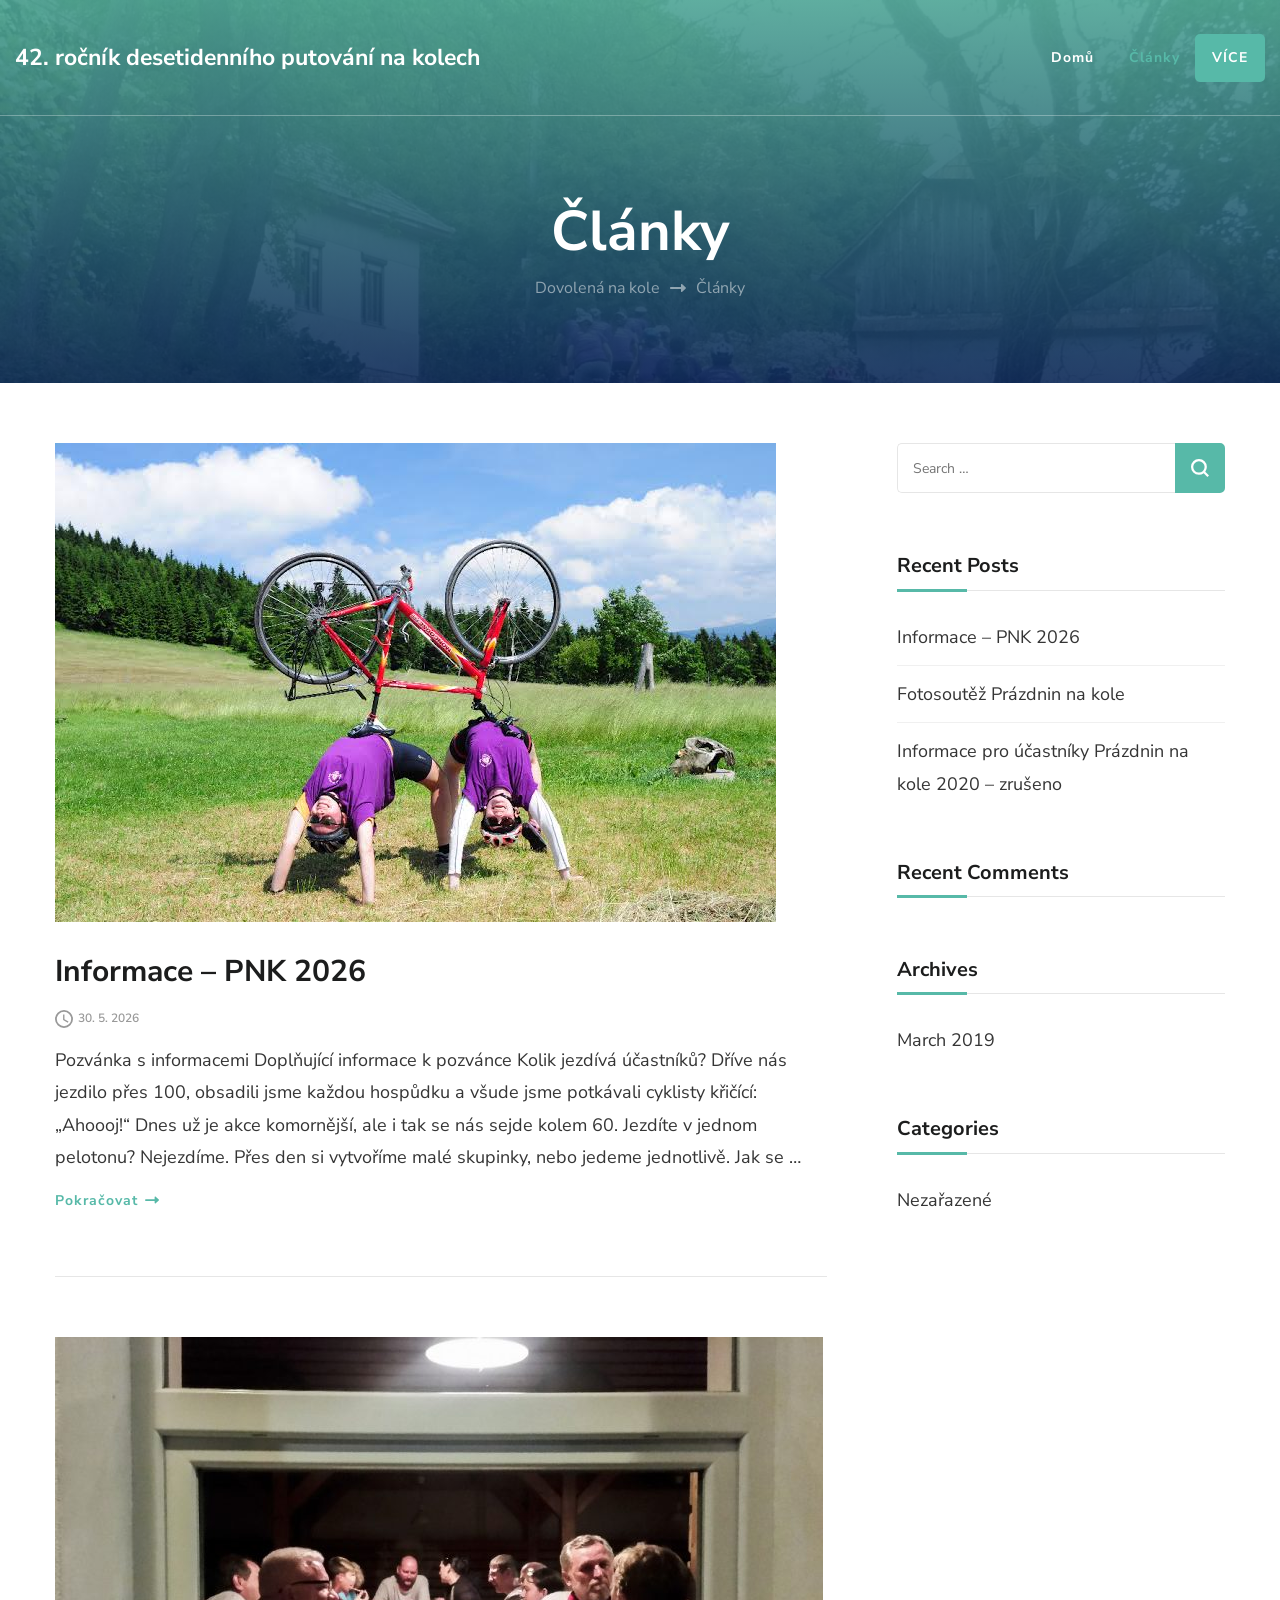
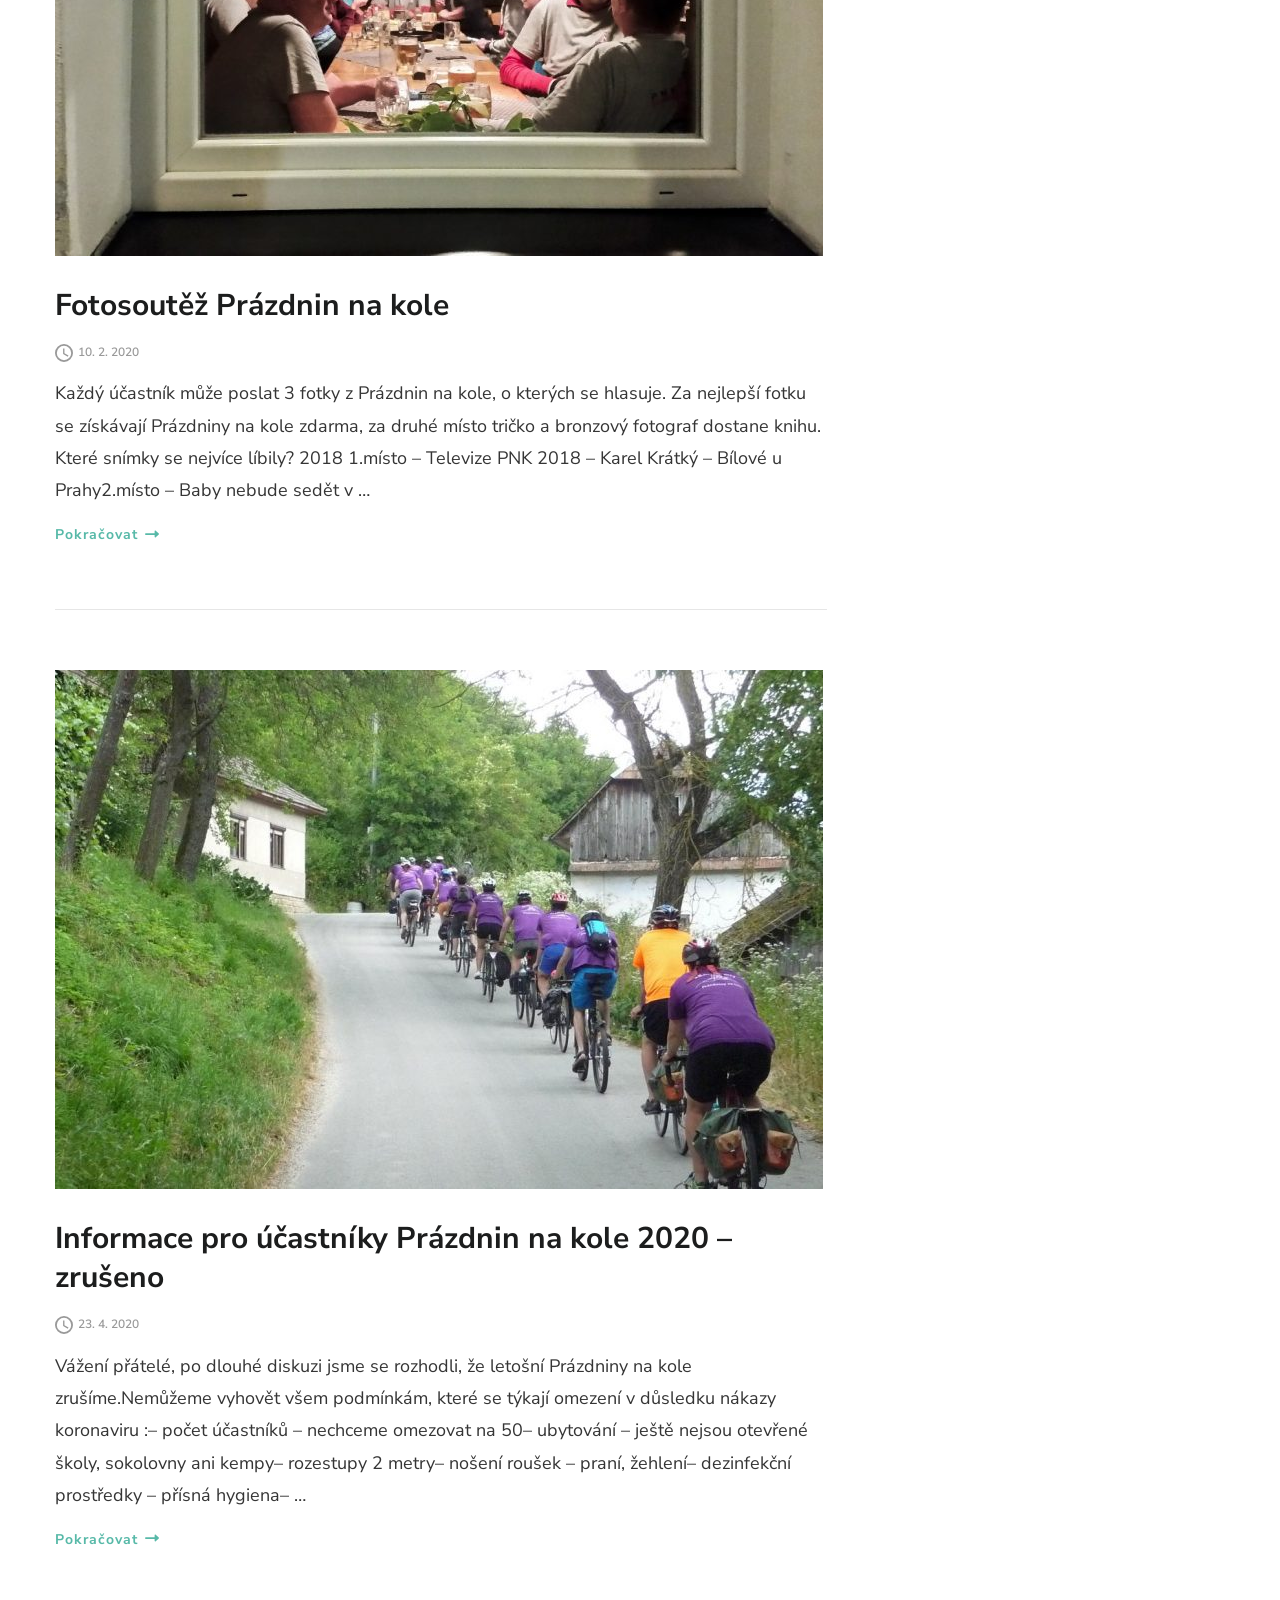
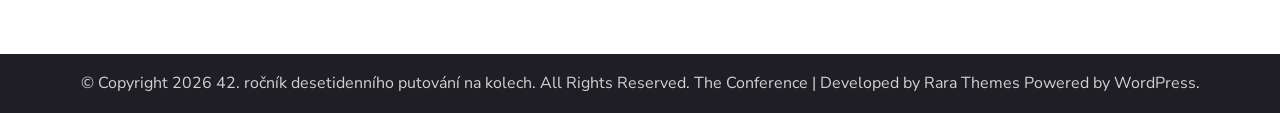
<file: blog/index.html>
<!DOCTYPE html>
    <html lang="cs-CZ">
        <head itemscope itemtype="https://schema.org/WebSite">
           <meta charset="UTF-8">
    <meta name="viewport" content="width=device-width, initial-scale=1">
    <link rel="profile" href="http://gmpg.org/xfn/11">
    <title>Články &#8211; 42. ročník desetidenního putování na kolech</title>
<meta name='robots' content='max-image-preview:large' />
<link rel='dns-prefetch' href='http://fonts.googleapis.com/' />
<style id="wp-img-auto-sizes-contain-inline-css">
img:is([sizes=auto i],[sizes^="auto," i]){contain-intrinsic-size:3000px 1500px}
/*# sourceURL=wp-img-auto-sizes-contain-inline-css */
</style>
<style id="wp-block-library-inline-css">
:root{--wp-block-synced-color:#7a00df;--wp-block-synced-color--rgb:122,0,223;--wp-bound-block-color:var(--wp-block-synced-color);--wp-editor-canvas-background:#ddd;--wp-admin-theme-color:#007cba;--wp-admin-theme-color--rgb:0,124,186;--wp-admin-theme-color-darker-10:#006ba1;--wp-admin-theme-color-darker-10--rgb:0,107,160.5;--wp-admin-theme-color-darker-20:#005a87;--wp-admin-theme-color-darker-20--rgb:0,90,135;--wp-admin-border-width-focus:2px}@media (min-resolution:192dpi){:root{--wp-admin-border-width-focus:1.5px}}.wp-element-button{cursor:pointer}:root .has-very-light-gray-background-color{background-color:#eee}:root .has-very-dark-gray-background-color{background-color:#313131}:root .has-very-light-gray-color{color:#eee}:root .has-very-dark-gray-color{color:#313131}:root .has-vivid-green-cyan-to-vivid-cyan-blue-gradient-background{background:linear-gradient(135deg,#00d084,#0693e3)}:root .has-purple-crush-gradient-background{background:linear-gradient(135deg,#34e2e4,#4721fb 50%,#ab1dfe)}:root .has-hazy-dawn-gradient-background{background:linear-gradient(135deg,#faaca8,#dad0ec)}:root .has-subdued-olive-gradient-background{background:linear-gradient(135deg,#fafae1,#67a671)}:root .has-atomic-cream-gradient-background{background:linear-gradient(135deg,#fdd79a,#004a59)}:root .has-nightshade-gradient-background{background:linear-gradient(135deg,#330968,#31cdcf)}:root .has-midnight-gradient-background{background:linear-gradient(135deg,#020381,#2874fc)}:root{--wp--preset--font-size--normal:16px;--wp--preset--font-size--huge:42px}.has-regular-font-size{font-size:1em}.has-larger-font-size{font-size:2.625em}.has-normal-font-size{font-size:var(--wp--preset--font-size--normal)}.has-huge-font-size{font-size:var(--wp--preset--font-size--huge)}:root .has-text-align-center{text-align:center}:root .has-text-align-left{text-align:left}:root .has-text-align-right{text-align:right}.has-fit-text{white-space:nowrap!important}#end-resizable-editor-section{display:none}.aligncenter{clear:both}.items-justified-left{justify-content:flex-start}.items-justified-center{justify-content:center}.items-justified-right{justify-content:flex-end}.items-justified-space-between{justify-content:space-between}.screen-reader-text{word-wrap:normal!important;border:0;clip-path:inset(50%);height:1px;margin:-1px;overflow:hidden;padding:0;position:absolute;width:1px;word-break:normal!important}.screen-reader-text:focus{background-color:#ddd;clip-path:none;color:#444;display:block;font-size:1em;height:auto;left:5px;line-height:normal;padding:15px 23px 14px;text-decoration:none;top:5px;width:auto;z-index:100000}html :where(.has-border-color){border-style:solid}html :where([style^=border-color],[style*=";border-color"],[style*="; border-color"]){border-style:solid}html :where([style^=border-top-color],[style*=";border-top-color"],[style*="; border-top-color"]){border-top-style:solid}html :where([style^=border-right-color],[style*=";border-right-color"],[style*="; border-right-color"]){border-right-style:solid}html :where([style^=border-bottom-color],[style*=";border-bottom-color"],[style*="; border-bottom-color"]){border-bottom-style:solid}html :where([style^=border-left-color],[style*=";border-left-color"],[style*="; border-left-color"]){border-left-style:solid}html :where([style^=border-width],[style*=";border-width"],[style*="; border-width"]){border-style:solid}html :where([style^=border-top-width],[style*=";border-top-width"],[style*="; border-top-width"]){border-top-style:solid}html :where([style^=border-right-width],[style*=";border-right-width"],[style*="; border-right-width"]){border-right-style:solid}html :where([style^=border-bottom-width],[style*=";border-bottom-width"],[style*="; border-bottom-width"]){border-bottom-style:solid}html :where([style^=border-left-width],[style*=";border-left-width"],[style*="; border-left-width"]){border-left-style:solid}html :where(img[class*=wp-image-]){height:auto;max-width:100%}:where(figure){margin:0 0 1em}html :where(.is-position-sticky){--wp-admin--admin-bar--position-offset:var(--wp-admin--admin-bar--height,0px)}@media screen and (max-width:600px){html :where(.is-position-sticky){--wp-admin--admin-bar--position-offset:0px}}

/*# sourceURL=/wp-includes/css/dist/block-library/common.min.css */
</style>
<style id="wp-block-heading-inline-css">
h1:where(.wp-block-heading).has-background,h2:where(.wp-block-heading).has-background,h3:where(.wp-block-heading).has-background,h4:where(.wp-block-heading).has-background,h5:where(.wp-block-heading).has-background,h6:where(.wp-block-heading).has-background{padding:1.25em 2.375em}h1.has-text-align-left[style*=writing-mode]:where([style*=vertical-lr]),h1.has-text-align-right[style*=writing-mode]:where([style*=vertical-rl]),h2.has-text-align-left[style*=writing-mode]:where([style*=vertical-lr]),h2.has-text-align-right[style*=writing-mode]:where([style*=vertical-rl]),h3.has-text-align-left[style*=writing-mode]:where([style*=vertical-lr]),h3.has-text-align-right[style*=writing-mode]:where([style*=vertical-rl]),h4.has-text-align-left[style*=writing-mode]:where([style*=vertical-lr]),h4.has-text-align-right[style*=writing-mode]:where([style*=vertical-rl]),h5.has-text-align-left[style*=writing-mode]:where([style*=vertical-lr]),h5.has-text-align-right[style*=writing-mode]:where([style*=vertical-rl]),h6.has-text-align-left[style*=writing-mode]:where([style*=vertical-lr]),h6.has-text-align-right[style*=writing-mode]:where([style*=vertical-rl]){rotate:180deg}
/*# sourceURL=https://www.prazdninynakole.cz/wp-includes/blocks/heading/style.min.css */
</style>
<style id="wp-block-paragraph-inline-css">
.is-small-text{font-size:.875em}.is-regular-text{font-size:1em}.is-large-text{font-size:2.25em}.is-larger-text{font-size:3em}.has-drop-cap:not(:focus):first-letter{float:left;font-size:8.4em;font-style:normal;font-weight:100;line-height:.68;margin:.05em .1em 0 0;text-transform:uppercase}body.rtl .has-drop-cap:not(:focus):first-letter{float:none;margin-left:.1em}p.has-drop-cap.has-background{overflow:hidden}:root :where(p.has-background){padding:1.25em 2.375em}:where(p.has-text-color:not(.has-link-color)) a{color:inherit}p.has-text-align-left[style*="writing-mode:vertical-lr"],p.has-text-align-right[style*="writing-mode:vertical-rl"]{rotate:180deg}
/*# sourceURL=https://www.prazdninynakole.cz/wp-includes/blocks/paragraph/style.min.css */
</style>

<style id="classic-theme-styles-inline-css">
/*! This file is auto-generated */
.wp-block-button__link{color:#fff;background-color:#32373c;border-radius:9999px;box-shadow:none;text-decoration:none;padding:calc(.667em + 2px) calc(1.333em + 2px);font-size:1.125em}.wp-block-file__button{background:#32373c;color:#fff;text-decoration:none}
/*# sourceURL=/wp-includes/css/classic-themes.min.css */
</style>

<style id="global-styles-inline-css">
:root{--wp--preset--aspect-ratio--square: 1;--wp--preset--aspect-ratio--4-3: 4/3;--wp--preset--aspect-ratio--3-4: 3/4;--wp--preset--aspect-ratio--3-2: 3/2;--wp--preset--aspect-ratio--2-3: 2/3;--wp--preset--aspect-ratio--16-9: 16/9;--wp--preset--aspect-ratio--9-16: 9/16;--wp--preset--color--black: #000000;--wp--preset--color--cyan-bluish-gray: #abb8c3;--wp--preset--color--white: #ffffff;--wp--preset--color--pale-pink: #f78da7;--wp--preset--color--vivid-red: #cf2e2e;--wp--preset--color--luminous-vivid-orange: #ff6900;--wp--preset--color--luminous-vivid-amber: #fcb900;--wp--preset--color--light-green-cyan: #7bdcb5;--wp--preset--color--vivid-green-cyan: #00d084;--wp--preset--color--pale-cyan-blue: #8ed1fc;--wp--preset--color--vivid-cyan-blue: #0693e3;--wp--preset--color--vivid-purple: #9b51e0;--wp--preset--gradient--vivid-cyan-blue-to-vivid-purple: linear-gradient(135deg,rgb(6,147,227) 0%,rgb(155,81,224) 100%);--wp--preset--gradient--light-green-cyan-to-vivid-green-cyan: linear-gradient(135deg,rgb(122,220,180) 0%,rgb(0,208,130) 100%);--wp--preset--gradient--luminous-vivid-amber-to-luminous-vivid-orange: linear-gradient(135deg,rgb(252,185,0) 0%,rgb(255,105,0) 100%);--wp--preset--gradient--luminous-vivid-orange-to-vivid-red: linear-gradient(135deg,rgb(255,105,0) 0%,rgb(207,46,46) 100%);--wp--preset--gradient--very-light-gray-to-cyan-bluish-gray: linear-gradient(135deg,rgb(238,238,238) 0%,rgb(169,184,195) 100%);--wp--preset--gradient--cool-to-warm-spectrum: linear-gradient(135deg,rgb(74,234,220) 0%,rgb(151,120,209) 20%,rgb(207,42,186) 40%,rgb(238,44,130) 60%,rgb(251,105,98) 80%,rgb(254,248,76) 100%);--wp--preset--gradient--blush-light-purple: linear-gradient(135deg,rgb(255,206,236) 0%,rgb(152,150,240) 100%);--wp--preset--gradient--blush-bordeaux: linear-gradient(135deg,rgb(254,205,165) 0%,rgb(254,45,45) 50%,rgb(107,0,62) 100%);--wp--preset--gradient--luminous-dusk: linear-gradient(135deg,rgb(255,203,112) 0%,rgb(199,81,192) 50%,rgb(65,88,208) 100%);--wp--preset--gradient--pale-ocean: linear-gradient(135deg,rgb(255,245,203) 0%,rgb(182,227,212) 50%,rgb(51,167,181) 100%);--wp--preset--gradient--electric-grass: linear-gradient(135deg,rgb(202,248,128) 0%,rgb(113,206,126) 100%);--wp--preset--gradient--midnight: linear-gradient(135deg,rgb(2,3,129) 0%,rgb(40,116,252) 100%);--wp--preset--font-size--small: 13px;--wp--preset--font-size--medium: 20px;--wp--preset--font-size--large: 36px;--wp--preset--font-size--x-large: 42px;--wp--preset--spacing--20: 0.44rem;--wp--preset--spacing--30: 0.67rem;--wp--preset--spacing--40: 1rem;--wp--preset--spacing--50: 1.5rem;--wp--preset--spacing--60: 2.25rem;--wp--preset--spacing--70: 3.38rem;--wp--preset--spacing--80: 5.06rem;--wp--preset--shadow--natural: 6px 6px 9px rgba(0, 0, 0, 0.2);--wp--preset--shadow--deep: 12px 12px 50px rgba(0, 0, 0, 0.4);--wp--preset--shadow--sharp: 6px 6px 0px rgba(0, 0, 0, 0.2);--wp--preset--shadow--outlined: 6px 6px 0px -3px rgb(255, 255, 255), 6px 6px rgb(0, 0, 0);--wp--preset--shadow--crisp: 6px 6px 0px rgb(0, 0, 0);}.wp-block-button{--wp--preset--dimension--25: 25%;--wp--preset--dimension--50: 50%;--wp--preset--dimension--75: 75%;--wp--preset--dimension--100: 100%;}:where(body) { margin: 0; }:where(.is-layout-flex){gap: 0.5em;}:where(.is-layout-grid){gap: 0.5em;}body .is-layout-flex{display: flex;}.is-layout-flex{flex-wrap: wrap;align-items: center;}.is-layout-flex > :is(*, div){margin: 0;}body .is-layout-grid{display: grid;}.is-layout-grid > :is(*, div){margin: 0;}body{padding-top: 0px;padding-right: 0px;padding-bottom: 0px;padding-left: 0px;}:root :where(.wp-element-button, .wp-block-button__link){background-color: #32373c;border-width: 0;color: #fff;font-family: inherit;font-size: inherit;font-style: inherit;font-weight: inherit;letter-spacing: inherit;line-height: inherit;padding-top: calc(0.667em + 2px);padding-right: calc(1.333em + 2px);padding-bottom: calc(0.667em + 2px);padding-left: calc(1.333em + 2px);text-decoration: none;text-transform: inherit;}.has-black-color{color: var(--wp--preset--color--black) !important;}.has-cyan-bluish-gray-color{color: var(--wp--preset--color--cyan-bluish-gray) !important;}.has-white-color{color: var(--wp--preset--color--white) !important;}.has-pale-pink-color{color: var(--wp--preset--color--pale-pink) !important;}.has-vivid-red-color{color: var(--wp--preset--color--vivid-red) !important;}.has-luminous-vivid-orange-color{color: var(--wp--preset--color--luminous-vivid-orange) !important;}.has-luminous-vivid-amber-color{color: var(--wp--preset--color--luminous-vivid-amber) !important;}.has-light-green-cyan-color{color: var(--wp--preset--color--light-green-cyan) !important;}.has-vivid-green-cyan-color{color: var(--wp--preset--color--vivid-green-cyan) !important;}.has-pale-cyan-blue-color{color: var(--wp--preset--color--pale-cyan-blue) !important;}.has-vivid-cyan-blue-color{color: var(--wp--preset--color--vivid-cyan-blue) !important;}.has-vivid-purple-color{color: var(--wp--preset--color--vivid-purple) !important;}.has-black-background-color{background-color: var(--wp--preset--color--black) !important;}.has-cyan-bluish-gray-background-color{background-color: var(--wp--preset--color--cyan-bluish-gray) !important;}.has-white-background-color{background-color: var(--wp--preset--color--white) !important;}.has-pale-pink-background-color{background-color: var(--wp--preset--color--pale-pink) !important;}.has-vivid-red-background-color{background-color: var(--wp--preset--color--vivid-red) !important;}.has-luminous-vivid-orange-background-color{background-color: var(--wp--preset--color--luminous-vivid-orange) !important;}.has-luminous-vivid-amber-background-color{background-color: var(--wp--preset--color--luminous-vivid-amber) !important;}.has-light-green-cyan-background-color{background-color: var(--wp--preset--color--light-green-cyan) !important;}.has-vivid-green-cyan-background-color{background-color: var(--wp--preset--color--vivid-green-cyan) !important;}.has-pale-cyan-blue-background-color{background-color: var(--wp--preset--color--pale-cyan-blue) !important;}.has-vivid-cyan-blue-background-color{background-color: var(--wp--preset--color--vivid-cyan-blue) !important;}.has-vivid-purple-background-color{background-color: var(--wp--preset--color--vivid-purple) !important;}.has-black-border-color{border-color: var(--wp--preset--color--black) !important;}.has-cyan-bluish-gray-border-color{border-color: var(--wp--preset--color--cyan-bluish-gray) !important;}.has-white-border-color{border-color: var(--wp--preset--color--white) !important;}.has-pale-pink-border-color{border-color: var(--wp--preset--color--pale-pink) !important;}.has-vivid-red-border-color{border-color: var(--wp--preset--color--vivid-red) !important;}.has-luminous-vivid-orange-border-color{border-color: var(--wp--preset--color--luminous-vivid-orange) !important;}.has-luminous-vivid-amber-border-color{border-color: var(--wp--preset--color--luminous-vivid-amber) !important;}.has-light-green-cyan-border-color{border-color: var(--wp--preset--color--light-green-cyan) !important;}.has-vivid-green-cyan-border-color{border-color: var(--wp--preset--color--vivid-green-cyan) !important;}.has-pale-cyan-blue-border-color{border-color: var(--wp--preset--color--pale-cyan-blue) !important;}.has-vivid-cyan-blue-border-color{border-color: var(--wp--preset--color--vivid-cyan-blue) !important;}.has-vivid-purple-border-color{border-color: var(--wp--preset--color--vivid-purple) !important;}.has-vivid-cyan-blue-to-vivid-purple-gradient-background{background: var(--wp--preset--gradient--vivid-cyan-blue-to-vivid-purple) !important;}.has-light-green-cyan-to-vivid-green-cyan-gradient-background{background: var(--wp--preset--gradient--light-green-cyan-to-vivid-green-cyan) !important;}.has-luminous-vivid-amber-to-luminous-vivid-orange-gradient-background{background: var(--wp--preset--gradient--luminous-vivid-amber-to-luminous-vivid-orange) !important;}.has-luminous-vivid-orange-to-vivid-red-gradient-background{background: var(--wp--preset--gradient--luminous-vivid-orange-to-vivid-red) !important;}.has-very-light-gray-to-cyan-bluish-gray-gradient-background{background: var(--wp--preset--gradient--very-light-gray-to-cyan-bluish-gray) !important;}.has-cool-to-warm-spectrum-gradient-background{background: var(--wp--preset--gradient--cool-to-warm-spectrum) !important;}.has-blush-light-purple-gradient-background{background: var(--wp--preset--gradient--blush-light-purple) !important;}.has-blush-bordeaux-gradient-background{background: var(--wp--preset--gradient--blush-bordeaux) !important;}.has-luminous-dusk-gradient-background{background: var(--wp--preset--gradient--luminous-dusk) !important;}.has-pale-ocean-gradient-background{background: var(--wp--preset--gradient--pale-ocean) !important;}.has-electric-grass-gradient-background{background: var(--wp--preset--gradient--electric-grass) !important;}.has-midnight-gradient-background{background: var(--wp--preset--gradient--midnight) !important;}.has-small-font-size{font-size: var(--wp--preset--font-size--small) !important;}.has-medium-font-size{font-size: var(--wp--preset--font-size--medium) !important;}.has-large-font-size{font-size: var(--wp--preset--font-size--large) !important;}.has-x-large-font-size{font-size: var(--wp--preset--font-size--x-large) !important;}
/*# sourceURL=global-styles-inline-css */
</style>

<link rel='stylesheet' id='animate-css' href='../wp-content/themes/the-conference/css/animate.min.css' media='all' />
<link rel='stylesheet' id='the-conference-google-fonts-css' href='https://fonts.googleapis.com/css?family=Nunito+Sans%3A200%2C200i%2C300%2C300i%2C400%2C400i%2C600%2C600i%2C700%2C700i%2C800%2C800i%2C900%2C900i#038;subset=latin,latin-ext' media='all' />
<link rel='stylesheet' id='the-conference-css' href='../wp-content/themes/the-conference/style.css' media='all' />
<script id="jquery-core-js" src="../wp-includes/js/jquery/jquery.min.js"></script>
<script id="jquery-migrate-js" src="../wp-includes/js/jquery/jquery-migrate.min.js"></script>
<meta name="generator" content="WordPress 7.1.3" />
<style>.recentcomments a{display:inline !important;padding:0 !important;margin:0 !important;}</style><link rel="icon" href="../wp-content/uploads/2019/03/cropped-cyklokroužek-logo-single-1-32x32.jpg" sizes="32x32" />
<link rel="icon" href="../wp-content/uploads/2019/03/cropped-cyklokroužek-logo-single-1-192x192.jpg" sizes="192x192" />
<link rel="apple-touch-icon" href="../wp-content/uploads/2019/03/cropped-cyklokroužek-logo-single-1-180x180.jpg" />
<meta name="msapplication-TileImage" content="https://www.prazdninynakole.cz/wp-content/uploads/2019/03/cropped-cyklokroužek-logo-single-1-270x270.jpg" />
</head>

<body class="blog wp-theme-the-conference hfeed rightsidebar classic-view" itemscope itemtype="https://schema.org/WebPage">
    
          <button class="toggle-btn" data-toggle-target=".main-menu-modal" data-toggle-body-class="showing-main-menu-modal" aria-expanded="false" data-set-focus=".close-main-nav-toggle"><span class="bar"></span><span class="bar"></span><span class="bar"></span></button>
      
    <div class="nav-wrap mobile-menu-wrapper">
            <nav id="mobile-site-navigation" class="main-navigation mobile-navigation">        
        <div class="primary-menu-list main-menu-modal cover-modal" data-modal-target-string=".main-menu-modal">
            <button class="close close-main-nav-toggle" data-toggle-target=".main-menu-modal" data-toggle-body-class="showing-main-menu-modal" aria-expanded="false" data-set-focus=".main-menu-modal">
                <span class="toggle-bar"></span> 
                <span class="toggle-bar"></span>
            </button>
            <div class="mobile-menu" aria-label="Mobile">
                <div class="menu-primary-container"><ul id="mobile-primary-menu" class="nav-menu main-menu-modal"><li id="menu-item-11" class="menu-item menu-item-type-post_type menu-item-object-page menu-item-home menu-item-11"><a href="../index.html">Domů</a></li>
<li id="menu-item-12" class="menu-item menu-item-type-post_type menu-item-object-page current-menu-item page_item page-item-7 current_page_item current_page_parent menu-item-12"><a href="index.html" aria-current="page">Články</a></li>
</ul></div>                <div class="nav-btn"><a href="https://www.facebook.com/prazdninynakole" class="btn custom-link" target="_blank">VÍCE</a></div>            </div>
        </div>
    </nav><!-- #mobile-site-navigation -->
        </div>
    <div id="page" class="site">
        <a class="skip-link screen-reader-text" href="index.html#acc-content">Skip to content (Press Enter)</a>
        <header class="site-header" itemscope itemtype="https://schema.org/WPHeader">
        <div class="container">
                <div class="site-branding" itemscope itemtype="https://schema.org/Organization">
		<div class="site-title-wrap">                <p class="site-title" itemprop="name"><a href="../index.html" rel="home" itemprop="url">42. ročník desetidenního putování na kolech</a></p>
                    </div><!-- .site-title-wrap -->
	</div>    
                <div class="nav-wrap">
                        <nav id="site-navigation" class="main-navigation" role="navigation" itemscope itemtype="https://schema.org/SiteNavigationElement">
            <!-- <button type="button" class="toggle-button" >
                <span class="toggle-bar"></span>
                <span class="toggle-bar"></span>
                <span class="toggle-bar"></span>
            </button> -->
            <div class="menu-primary-container"><ul id="primary-menu" class="nav-menu"><li class="menu-item menu-item-type-post_type menu-item-object-page menu-item-home menu-item-11"><a href="../index.html">Domů</a></li>
<li class="menu-item menu-item-type-post_type menu-item-object-page current-menu-item page_item page-item-7 current_page_item current_page_parent menu-item-12"><a href="index.html" aria-current="page">Články</a></li>
</ul></div>        </nav><!-- #site-navigation -->
    <div class="nav-btn"><a href="https://www.facebook.com/prazdninynakole" class="btn custom-link" target="_blank">VÍCE</a></div>            </div>
        </div>
    </header><!-- .site-header -->
   <div id="acc-content">     
        <div id="content" class="site-content">
            
    <header class="page-header"style="background: url(../wp-content/uploads/2019/03/cropped-pnkuvod-1.jpg) no-repeat;">
        <div class="container">
            <h2 class="page-title">Články</h2><div class="breadcrumb"><div id="crumbs" itemscope itemtype="https://schema.org/BreadcrumbList"><span itemprop="itemListElement" itemscope itemtype="https://schema.org/ListItem"><a itemprop="item" href="../index.html" class="home_crumb"><span itemprop="name">Dovolená na kole</span></a><meta itemprop="position" content="1" /><span class="separator"><i class="fas fa-long-arrow-alt-right"></i></span></span><span class="current" itemprop="itemListElement" itemscope itemtype="https://schema.org/ListItem"><span itemprop="name">Články</span><meta itemprop="position" content="2" /></span></div></div>        </div>
    </header>
            <div class="container">
        
	<div id="primary" class="content-area">
		
                
        <main id="main" class="site-main">

		
<article id="post-76" class="post-76 post type-post status-publish format-standard has-post-thumbnail hentry category-nezarazene" itemscope itemtype="https://schema.org/Blog">
	<figure class="post-thumbnail"><a href="../fotogalerie-z-minulych-akci/index.html" class="post-thumbnail"><img width="721" height="479" src="../wp-content/uploads/2019/03/unnamed.jpg" class="attachment-the-conference-blog size-the-conference-blog wp-post-image" alt="" itemprop="image" decoding="async" srcset="../wp-content/uploads/2019/03/unnamed.jpg 721w, ../wp-content/uploads/2019/03/unnamed-300x199.jpg 300w" sizes="(max-width: 721px) 100vw, 721px" /></a></figure>    <header class="entry-header">
                <h2 class="entry-title" itemprop="headline">
            <a href="../fotogalerie-z-minulych-akci/index.html">Informace &#8211; PNK 2026</a>
        </h2>
        
                    <div class="entry-meta">
                <span class="posted-on"><svg xmlns="http://www.w3.org/2000/svg" viewBox="0 0 18 18"><defs><style>.clk{fill:#999;}</style></defs><g transform="translate(-2 -2)"><g transform="translate(2 2)"><path class="clk" d="M11,2a9,9,0,1,0,9,9A9.026,9.026,0,0,0,11,2Zm0,16.2A7.2,7.2,0,1,1,18.2,11,7.21,7.21,0,0,1,11,18.2Z" transform="translate(-2 -2)"/><path class="clk" d="M12.35,7H11v5.4l4.68,2.88.72-1.17-4.05-2.43Z" transform="translate(-2.9 -2.5)"/></g></g></svg><a href="../fotogalerie-z-minulych-akci/index.html" rel="bookmark"><time class="entry-date published updated" datetime="2026-05-30T23:39:00+02:00" itemprop="dateModified">30. 5. 2026</time></time><time class="updated" datetime="2019-03-14T13:31:23+01:00" itemprop="datePublished">14. 3. 2019</time></a></span>            </div>
        	</header>         
        <div class="entry-content" itemprop="text">
		<p>Pozvánka s informacemi Doplňující informace k pozvánce Kolik jezdívá účastníků? Dříve nás jezdilo přes 100, obsadili jsme každou hospůdku a všude jsme potkávali cyklisty křičící: „Ahoooj!“ Dnes už je akce komornější, ale i tak se nás sejde kolem 60. Jezdíte v jednom pelotonu? Nejezdíme. Přes den si vytvoříme malé skupinky, nebo jedeme jednotlivě. Jak se &hellip; </p>
	</div><!-- .entry-content -->
    	<footer class="entry-footer">
		<a href="../fotogalerie-z-minulych-akci/index.html" class="btn-transparent">Pokračovat<i class="fas fa-long-arrow-alt-right"></i></a>	</footer><!-- .entry-footer -->
	</article><!-- #post-76 -->

<article id="post-69" class="post-69 post type-post status-publish format-standard has-post-thumbnail hentry category-nezarazene" itemscope itemtype="https://schema.org/Blog">
	<figure class="post-thumbnail"><a href="../fotosoutez-pnk-2018/index.html" class="post-thumbnail"><img width="768" height="519" src="../wp-content/uploads/2019/03/Televize-PNK-2018-2-768x519.jpg" class="attachment-the-conference-blog size-the-conference-blog wp-post-image" alt="" itemprop="image" decoding="async" /></a></figure>    <header class="entry-header">
                <h2 class="entry-title" itemprop="headline">
            <a href="../fotosoutez-pnk-2018/index.html">Fotosoutěž Prázdnin na kole</a>
        </h2>
        
                    <div class="entry-meta">
                <span class="posted-on"><svg xmlns="http://www.w3.org/2000/svg" viewBox="0 0 18 18"><defs><style>.clk{fill:#999;}</style></defs><g transform="translate(-2 -2)"><g transform="translate(2 2)"><path class="clk" d="M11,2a9,9,0,1,0,9,9A9.026,9.026,0,0,0,11,2Zm0,16.2A7.2,7.2,0,1,1,18.2,11,7.21,7.21,0,0,1,11,18.2Z" transform="translate(-2 -2)"/><path class="clk" d="M12.35,7H11v5.4l4.68,2.88.72-1.17-4.05-2.43Z" transform="translate(-2.9 -2.5)"/></g></g></svg><a href="../fotosoutez-pnk-2018/index.html" rel="bookmark"><time class="entry-date published updated" datetime="2020-02-10T18:03:22+01:00" itemprop="dateModified">10. 2. 2020</time></time><time class="updated" datetime="2019-03-14T13:16:21+01:00" itemprop="datePublished">14. 3. 2019</time></a></span>            </div>
        	</header>         
        <div class="entry-content" itemprop="text">
		<p>Každý účastník může poslat 3 fotky z Prázdnin na kole, o kterých se hlasuje. Za nejlepší fotku se získávají Prázdniny na kole zdarma, za druhé místo tričko a bronzový fotograf dostane knihu. Které snímky se nejvíce líbily? 2018 1.místo &#8211; Televize PNK 2018 &#8211; Karel Krátký &#8211; Bílové u Prahy2.místo &#8211; Baby nebude sedět v &hellip; </p>
	</div><!-- .entry-content -->
    	<footer class="entry-footer">
		<a href="../fotosoutez-pnk-2018/index.html" class="btn-transparent">Pokračovat<i class="fas fa-long-arrow-alt-right"></i></a>	</footer><!-- .entry-footer -->
	</article><!-- #post-69 -->

<article id="post-1" class="post-1 post type-post status-publish format-standard has-post-thumbnail hentry category-nezarazene" itemscope itemtype="https://schema.org/Blog">
	<figure class="post-thumbnail"><a href="../ahoj-vsichni/index.html" class="post-thumbnail"><img width="768" height="519" src="../wp-content/uploads/2019/03/pnkuvod-768x519.jpg" class="attachment-the-conference-blog size-the-conference-blog wp-post-image" alt="" itemprop="image" decoding="async" loading="lazy" /></a></figure>    <header class="entry-header">
                <h2 class="entry-title" itemprop="headline">
            <a href="../ahoj-vsichni/index.html">Informace pro účastníky Prázdnin na kole 2020 &#8211; zrušeno</a>
        </h2>
        
                    <div class="entry-meta">
                <span class="posted-on"><svg xmlns="http://www.w3.org/2000/svg" viewBox="0 0 18 18"><defs><style>.clk{fill:#999;}</style></defs><g transform="translate(-2 -2)"><g transform="translate(2 2)"><path class="clk" d="M11,2a9,9,0,1,0,9,9A9.026,9.026,0,0,0,11,2Zm0,16.2A7.2,7.2,0,1,1,18.2,11,7.21,7.21,0,0,1,11,18.2Z" transform="translate(-2 -2)"/><path class="clk" d="M12.35,7H11v5.4l4.68,2.88.72-1.17-4.05-2.43Z" transform="translate(-2.9 -2.5)"/></g></g></svg><a href="../ahoj-vsichni/index.html" rel="bookmark"><time class="entry-date published updated" datetime="2020-04-23T14:59:42+02:00" itemprop="dateModified">23. 4. 2020</time></time><time class="updated" datetime="2019-03-14T13:16:12+01:00" itemprop="datePublished">14. 3. 2019</time></a></span>            </div>
        	</header>         
        <div class="entry-content" itemprop="text">
		<p>Vážení přátelé, po dlouhé diskuzi jsme se rozhodli, že letošní Prázdniny na kole zrušíme.Nemůžeme vyhovět všem podmínkám, které se týkají omezení v důsledku nákazy koronaviru :&#8211; počet účastníků – nechceme omezovat na 50&#8211; ubytování – ještě nejsou otevřené školy, sokolovny ani kempy&#8211; rozestupy 2 metry&#8211; nošení roušek – praní, žehlení&#8211; dezinfekční prostředky – přísná hygiena&#8211; &hellip; </p>
	</div><!-- .entry-content -->
    	<footer class="entry-footer">
		<a href="../ahoj-vsichni/index.html" class="btn-transparent">Pokračovat<i class="fas fa-long-arrow-alt-right"></i></a>	</footer><!-- .entry-footer -->
	</article><!-- #post-1 -->

		</main><!-- #main -->
        
                
	</div><!-- #primary -->


<aside id="secondary" class="widget-area" role="complementary" itemscope itemtype="https://schema.org/WPSideBar">
	<section id="search-2" class="widget widget_search"><form role="search" method="get" class="search-form" action="../index.html">
				<label>
					<span class="screen-reader-text">Search for:</span>
					<input type="search" class="search-field" placeholder="Search &hellip;" value="" name="s" />
				</label>
				<input type="submit" class="search-submit" value="Search" />
			</form></section>
		<section id="recent-posts-2" class="widget widget_recent_entries">
		<h2 class="widget-title" itemprop="name">Recent Posts</h2>
		<ul>
											<li>
					<a href="../fotogalerie-z-minulych-akci/index.html">Informace &#8211; PNK 2026</a>
									</li>
											<li>
					<a href="../fotosoutez-pnk-2018/index.html">Fotosoutěž Prázdnin na kole</a>
									</li>
											<li>
					<a href="../ahoj-vsichni/index.html">Informace pro účastníky Prázdnin na kole 2020 &#8211; zrušeno</a>
									</li>
					</ul>

		</section><section id="recent-comments-2" class="widget widget_recent_comments"><h2 class="widget-title" itemprop="name">Recent Comments</h2><ul id="recentcomments"></ul></section><section id="archives-2" class="widget widget_archive"><h2 class="widget-title" itemprop="name">Archives</h2>
			<ul>
					<li><a href='../2019/03/index.html'>March 2019</a></li>
			</ul>

			</section><section id="categories-2" class="widget widget_categories"><h2 class="widget-title" itemprop="name">Categories</h2>
			<ul>
					<li class="cat-item cat-item-1"><a href="../category/nezarazene/index.html">Nezařazené</a>
</li>
			</ul>

			</section></aside><!-- #secondary -->
    
            </div><!-- .container -->  
        </div><!-- .site-content -->
        <div class="overlay"></div>
    <footer id="colophon" class="site-footer" itemscope itemtype="https://schema.org/WPFooter">
        <div class="bottom-footer">
		<div class="container">
			<div class="site-info">            
            <span class="copyright">&copy; Copyright 2026 <a href="../index.html">42. ročník desetidenního putování na kolech</a>. All Rights Reserved. </span>The Conference | Developed by <a href="https://rarathemes.com/" rel="nofollow" target="_blank">Rara Themes</a></span><span class="wp-link"> Powered by <a href="https://wordpress.org/" target="_blank">WordPress</a>.</span>               
            </div>
		</div>
	</div>
        </footer><!-- #colophon -->
        </div><!-- #acc-content -->
    </div><!-- #page -->
    <script type="speculationrules">
{"prefetch":[{"source":"document","where":{"and":[{"href_matches":"/*"},{"not":{"href_matches":["/wp-*.php","/wp-admin/*","/wp-content/uploads/*","/wp-content/*","/wp-content/plugins/*","/wp-content/themes/the-conference/*","/*\\?(.+)"]}},{"not":{"selector_matches":"a[rel~=\"nofollow\"]"}},{"not":{"selector_matches":".no-prefetch, .no-prefetch a"}}]},"eagerness":"conservative"}]}
</script>
<script id="all-js" src="../wp-content/themes/the-conference/js/all.min.js"></script>
<script id="v4-shims-js" src="../wp-content/themes/the-conference/js/v4-shims.min.js"></script>
<script id="jquery-countdown-js" src="../wp-content/themes/the-conference/js/jquery.countdown.min.js"></script>
<script id="waypoints-js" src="../wp-content/themes/the-conference/js/waypoints.min.js"></script>
<script id="wow-js" src="../wp-content/themes/the-conference/js/wow.min.js"></script>
<script id="the-conference-modal-accessibility-js" src="../wp-content/themes/the-conference/js/modal-accessibility.min.js"></script>
<script id="jquery-ui-core-js-before">
jQuery.uiBackCompat = true;
//# sourceURL=jquery-ui-core-js-before
</script>
<script id="jquery-ui-core-js" src="../wp-includes/js/jquery/ui/core.min.js"></script>
<script id="jquery-ui-tabs-js" src="../wp-includes/js/jquery/ui/tabs.min.js"></script>
<script id="the-conference-js-extra">
var the_conference_data = {"rtl":"","singular":"","banner_event_timer":""};
//# sourceURL=the-conference-js-extra
</script>
<script id="the-conference-js" src="../wp-content/themes/the-conference/js/custom.min.js"></script>
<svg style="position: absolute; width: 0; height: 0; overflow: hidden;" version="1.1" xmlns="http://www.w3.org/2000/svg" xmlns:xlink="http://www.w3.org/1999/xlink">
<defs>
<symbol id="icon-behance" viewBox="0 0 37 32">
<path class="path1" d="M33 6.054h-9.125v2.214h9.125v-2.214zM28.5 13.661q-1.607 0-2.607 0.938t-1.107 2.545h7.286q-0.321-3.482-3.571-3.482zM28.786 24.107q1.125 0 2.179-0.571t1.357-1.554h3.946q-1.786 5.482-7.625 5.482-3.821 0-6.080-2.357t-2.259-6.196q0-3.714 2.33-6.17t6.009-2.455q2.464 0 4.295 1.214t2.732 3.196 0.902 4.429q0 0.304-0.036 0.839h-11.75q0 1.982 1.027 3.063t2.973 1.080zM4.946 23.214h5.286q3.661 0 3.661-2.982 0-3.214-3.554-3.214h-5.393v6.196zM4.946 13.625h5.018q1.393 0 2.205-0.652t0.813-2.027q0-2.571-3.393-2.571h-4.643v5.25zM0 4.536h10.607q1.554 0 2.768 0.25t2.259 0.848 1.607 1.723 0.563 2.75q0 3.232-3.071 4.696 2.036 0.571 3.071 2.054t1.036 3.643q0 1.339-0.438 2.438t-1.179 1.848-1.759 1.268-2.161 0.75-2.393 0.232h-10.911v-22.5z"></path>
</symbol>
<symbol id="icon-deviantart" viewBox="0 0 18 32">
<path class="path1" d="M18.286 5.411l-5.411 10.393 0.429 0.554h4.982v7.411h-9.054l-0.786 0.536-2.536 4.875-0.536 0.536h-5.375v-5.411l5.411-10.411-0.429-0.536h-4.982v-7.411h9.054l0.786-0.536 2.536-4.875 0.536-0.536h5.375v5.411z"></path>
</symbol>
<symbol id="icon-medium" viewBox="0 0 32 32">
<path class="path1" d="M10.661 7.518v20.946q0 0.446-0.223 0.759t-0.652 0.313q-0.304 0-0.589-0.143l-8.304-4.161q-0.375-0.179-0.634-0.598t-0.259-0.83v-20.357q0-0.357 0.179-0.607t0.518-0.25q0.25 0 0.786 0.268l9.125 4.571q0.054 0.054 0.054 0.089zM11.804 9.321l9.536 15.464-9.536-4.75v-10.714zM32 9.643v18.821q0 0.446-0.25 0.723t-0.679 0.277-0.839-0.232l-7.875-3.929zM31.946 7.5q0 0.054-4.58 7.491t-5.366 8.705l-6.964-11.321 5.786-9.411q0.304-0.5 0.929-0.5 0.25 0 0.464 0.107l9.661 4.821q0.071 0.036 0.071 0.107z"></path>
</symbol>
<symbol id="icon-slideshare" viewBox="0 0 32 32">
<path class="path1" d="M15.589 13.214q0 1.482-1.134 2.545t-2.723 1.063-2.723-1.063-1.134-2.545q0-1.5 1.134-2.554t2.723-1.054 2.723 1.054 1.134 2.554zM24.554 13.214q0 1.482-1.125 2.545t-2.732 1.063q-1.589 0-2.723-1.063t-1.134-2.545q0-1.5 1.134-2.554t2.723-1.054q1.607 0 2.732 1.054t1.125 2.554zM28.571 16.429v-11.911q0-1.554-0.571-2.205t-1.982-0.652h-19.857q-1.482 0-2.009 0.607t-0.527 2.25v12.018q0.768 0.411 1.58 0.714t1.446 0.5 1.446 0.33 1.268 0.196 1.25 0.071 1.045 0.009 1.009-0.036 0.795-0.036q1.214-0.018 1.696 0.482 0.107 0.107 0.179 0.161 0.464 0.446 1.089 0.911 0.125-1.625 2.107-1.554 0.089 0 0.652 0.027t0.768 0.036 0.813 0.018 0.946-0.018 0.973-0.080 1.089-0.152 1.107-0.241 1.196-0.348 1.205-0.482 1.286-0.616zM31.482 16.339q-2.161 2.661-6.643 4.5 1.5 5.089-0.411 8.304-1.179 2.018-3.268 2.643-1.857 0.571-3.25-0.268-1.536-0.911-1.464-2.929l-0.018-5.821v-0.018q-0.143-0.036-0.438-0.107t-0.42-0.089l-0.018 6.036q0.071 2.036-1.482 2.929-1.411 0.839-3.268 0.268-2.089-0.643-3.25-2.679-1.875-3.214-0.393-8.268-4.482-1.839-6.643-4.5-0.446-0.661-0.071-1.125t1.071 0.018q0.054 0.036 0.196 0.125t0.196 0.143v-12.393q0-1.286 0.839-2.196t2.036-0.911h22.446q1.196 0 2.036 0.911t0.839 2.196v12.393l0.375-0.268q0.696-0.482 1.071-0.018t-0.071 1.125z"></path>
</symbol>
<symbol id="icon-snapchat-ghost" viewBox="0 0 30 32">
<path class="path1" d="M15.143 2.286q2.393-0.018 4.295 1.223t2.92 3.438q0.482 1.036 0.482 3.196 0 0.839-0.161 3.411 0.25 0.125 0.5 0.125 0.321 0 0.911-0.241t0.911-0.241q0.518 0 1 0.321t0.482 0.821q0 0.571-0.563 0.964t-1.232 0.563-1.232 0.518-0.563 0.848q0 0.268 0.214 0.768 0.661 1.464 1.83 2.679t2.58 1.804q0.5 0.214 1.429 0.411 0.5 0.107 0.5 0.625 0 1.25-3.911 1.839-0.125 0.196-0.196 0.696t-0.25 0.83-0.589 0.33q-0.357 0-1.107-0.116t-1.143-0.116q-0.661 0-1.107 0.089-0.571 0.089-1.125 0.402t-1.036 0.679-1.036 0.723-1.357 0.598-1.768 0.241q-0.929 0-1.723-0.241t-1.339-0.598-1.027-0.723-1.036-0.679-1.107-0.402q-0.464-0.089-1.125-0.089-0.429 0-1.17 0.134t-1.045 0.134q-0.446 0-0.625-0.33t-0.25-0.848-0.196-0.714q-3.911-0.589-3.911-1.839 0-0.518 0.5-0.625 0.929-0.196 1.429-0.411 1.393-0.571 2.58-1.804t1.83-2.679q0.214-0.5 0.214-0.768 0-0.5-0.563-0.848t-1.241-0.527-1.241-0.563-0.563-0.938q0-0.482 0.464-0.813t0.982-0.33q0.268 0 0.857 0.232t0.946 0.232q0.321 0 0.571-0.125-0.161-2.536-0.161-3.393 0-2.179 0.482-3.214 1.143-2.446 3.071-3.536t4.714-1.125z"></path>
</symbol>
<symbol id="icon-yelp" viewBox="0 0 27 32">
<path class="path1" d="M13.804 23.554v2.268q-0.018 5.214-0.107 5.446-0.214 0.571-0.911 0.714-0.964 0.161-3.241-0.679t-2.902-1.589q-0.232-0.268-0.304-0.643-0.018-0.214 0.071-0.464 0.071-0.179 0.607-0.839t3.232-3.857q0.018 0 1.071-1.25 0.268-0.339 0.705-0.438t0.884 0.063q0.429 0.179 0.67 0.518t0.223 0.75zM11.143 19.071q-0.054 0.982-0.929 1.25l-2.143 0.696q-4.911 1.571-5.214 1.571-0.625-0.036-0.964-0.643-0.214-0.446-0.304-1.339-0.143-1.357 0.018-2.973t0.536-2.223 1-0.571q0.232 0 3.607 1.375 1.25 0.518 2.054 0.839l1.5 0.607q0.411 0.161 0.634 0.545t0.205 0.866zM25.893 24.375q-0.125 0.964-1.634 2.875t-2.42 2.268q-0.661 0.25-1.125-0.125-0.25-0.179-3.286-5.125l-0.839-1.375q-0.25-0.375-0.205-0.821t0.348-0.821q0.625-0.768 1.482-0.464 0.018 0.018 2.125 0.714 3.625 1.179 4.321 1.42t0.839 0.366q0.5 0.393 0.393 1.089zM13.893 13.089q0.089 1.821-0.964 2.179-1.036 0.304-2.036-1.268l-6.75-10.679q-0.143-0.625 0.339-1.107 0.732-0.768 3.705-1.598t4.009-0.563q0.714 0.179 0.875 0.804 0.054 0.321 0.393 5.455t0.429 6.777zM25.714 15.018q0.054 0.696-0.464 1.054-0.268 0.179-5.875 1.536-1.196 0.268-1.625 0.411l0.018-0.036q-0.411 0.107-0.821-0.071t-0.661-0.571q-0.536-0.839 0-1.554 0.018-0.018 1.339-1.821 2.232-3.054 2.679-3.643t0.607-0.696q0.5-0.339 1.161-0.036 0.857 0.411 2.196 2.384t1.446 2.991v0.054z"></path>
</symbol>
<symbol id="icon-vine" viewBox="0 0 27 32">
<path class="path1" d="M26.732 14.768v3.536q-1.804 0.411-3.536 0.411-1.161 2.429-2.955 4.839t-3.241 3.848-2.286 1.902q-1.429 0.804-2.893-0.054-0.5-0.304-1.080-0.777t-1.518-1.491-1.83-2.295-1.92-3.286-1.884-4.357-1.634-5.616-1.259-6.964h5.054q0.464 3.893 1.25 7.116t1.866 5.661 2.17 4.205 2.5 3.482q3.018-3.018 5.125-7.25-2.536-1.286-3.982-3.929t-1.446-5.946q0-3.429 1.857-5.616t5.071-2.188q3.179 0 4.875 1.884t1.696 5.313q0 2.839-1.036 5.107-0.125 0.018-0.348 0.054t-0.821 0.036-1.125-0.107-1.107-0.455-0.902-0.92q0.554-1.839 0.554-3.286 0-1.554-0.518-2.357t-1.411-0.804q-0.946 0-1.518 0.884t-0.571 2.509q0 3.321 1.875 5.241t4.768 1.92q1.107 0 2.161-0.25z"></path>
</symbol>
<symbol id="icon-vk" viewBox="0 0 35 32">
<path class="path1" d="M34.232 9.286q0.411 1.143-2.679 5.25-0.429 0.571-1.161 1.518-1.393 1.786-1.607 2.339-0.304 0.732 0.25 1.446 0.304 0.375 1.446 1.464h0.018l0.071 0.071q2.518 2.339 3.411 3.946 0.054 0.089 0.116 0.223t0.125 0.473-0.009 0.607-0.446 0.491-1.054 0.223l-4.571 0.071q-0.429 0.089-1-0.089t-0.929-0.393l-0.357-0.214q-0.536-0.375-1.25-1.143t-1.223-1.384-1.089-1.036-1.009-0.277q-0.054 0.018-0.143 0.063t-0.304 0.259-0.384 0.527-0.304 0.929-0.116 1.384q0 0.268-0.063 0.491t-0.134 0.33l-0.071 0.089q-0.321 0.339-0.946 0.393h-2.054q-1.268 0.071-2.607-0.295t-2.348-0.946-1.839-1.179-1.259-1.027l-0.446-0.429q-0.179-0.179-0.491-0.536t-1.277-1.625-1.893-2.696-2.188-3.768-2.33-4.857q-0.107-0.286-0.107-0.482t0.054-0.286l0.071-0.107q0.268-0.339 1.018-0.339l4.893-0.036q0.214 0.036 0.411 0.116t0.286 0.152l0.089 0.054q0.286 0.196 0.429 0.571 0.357 0.893 0.821 1.848t0.732 1.455l0.286 0.518q0.518 1.071 1 1.857t0.866 1.223 0.741 0.688 0.607 0.25 0.482-0.089q0.036-0.018 0.089-0.089t0.214-0.393 0.241-0.839 0.17-1.446 0-2.232q-0.036-0.714-0.161-1.304t-0.25-0.821l-0.107-0.214q-0.446-0.607-1.518-0.768-0.232-0.036 0.089-0.429 0.304-0.339 0.679-0.536 0.946-0.464 4.268-0.429 1.464 0.018 2.411 0.232 0.357 0.089 0.598 0.241t0.366 0.429 0.188 0.571 0.063 0.813-0.018 0.982-0.045 1.259-0.027 1.473q0 0.196-0.018 0.75t-0.009 0.857 0.063 0.723 0.205 0.696 0.402 0.438q0.143 0.036 0.304 0.071t0.464-0.196 0.679-0.616 0.929-1.196 1.214-1.92q1.071-1.857 1.911-4.018 0.071-0.179 0.179-0.313t0.196-0.188l0.071-0.054 0.089-0.045t0.232-0.054 0.357-0.009l5.143-0.036q0.696-0.089 1.143 0.045t0.554 0.295z"></path>
</symbol>
<symbol id="icon-search" viewBox="0 0 30 32">
<path class="path1" d="M20.571 14.857q0-3.304-2.348-5.652t-5.652-2.348-5.652 2.348-2.348 5.652 2.348 5.652 5.652 2.348 5.652-2.348 2.348-5.652zM29.714 29.714q0 0.929-0.679 1.607t-1.607 0.679q-0.964 0-1.607-0.679l-6.125-6.107q-3.196 2.214-7.125 2.214-2.554 0-4.884-0.991t-4.018-2.679-2.679-4.018-0.991-4.884 0.991-4.884 2.679-4.018 4.018-2.679 4.884-0.991 4.884 0.991 4.018 2.679 2.679 4.018 0.991 4.884q0 3.929-2.214 7.125l6.125 6.125q0.661 0.661 0.661 1.607z"></path>
</symbol>
<symbol id="icon-envelope-o" viewBox="0 0 32 32">
<path class="path1" d="M29.714 26.857v-13.714q-0.571 0.643-1.232 1.179-4.786 3.679-7.607 6.036-0.911 0.768-1.482 1.196t-1.545 0.866-1.83 0.438h-0.036q-0.857 0-1.83-0.438t-1.545-0.866-1.482-1.196q-2.821-2.357-7.607-6.036-0.661-0.536-1.232-1.179v13.714q0 0.232 0.17 0.402t0.402 0.17h26.286q0.232 0 0.402-0.17t0.17-0.402zM29.714 8.089v-0.438t-0.009-0.232-0.054-0.223-0.098-0.161-0.161-0.134-0.25-0.045h-26.286q-0.232 0-0.402 0.17t-0.17 0.402q0 3 2.625 5.071 3.446 2.714 7.161 5.661 0.107 0.089 0.625 0.527t0.821 0.67 0.795 0.563 0.902 0.491 0.768 0.161h0.036q0.357 0 0.768-0.161t0.902-0.491 0.795-0.563 0.821-0.67 0.625-0.527q3.714-2.946 7.161-5.661 0.964-0.768 1.795-2.063t0.83-2.348zM32 7.429v19.429q0 1.179-0.839 2.018t-2.018 0.839h-26.286q-1.179 0-2.018-0.839t-0.839-2.018v-19.429q0-1.179 0.839-2.018t2.018-0.839h26.286q1.179 0 2.018 0.839t0.839 2.018z"></path>
</symbol>
<symbol id="icon-close" viewBox="0 0 25 32">
<path class="path1" d="M23.179 23.607q0 0.714-0.5 1.214l-2.429 2.429q-0.5 0.5-1.214 0.5t-1.214-0.5l-5.25-5.25-5.25 5.25q-0.5 0.5-1.214 0.5t-1.214-0.5l-2.429-2.429q-0.5-0.5-0.5-1.214t0.5-1.214l5.25-5.25-5.25-5.25q-0.5-0.5-0.5-1.214t0.5-1.214l2.429-2.429q0.5-0.5 1.214-0.5t1.214 0.5l5.25 5.25 5.25-5.25q0.5-0.5 1.214-0.5t1.214 0.5l2.429 2.429q0.5 0.5 0.5 1.214t-0.5 1.214l-5.25 5.25 5.25 5.25q0.5 0.5 0.5 1.214z"></path>
</symbol>
<symbol id="icon-angle-down" viewBox="0 0 21 32">
<path class="path1" d="M19.196 13.143q0 0.232-0.179 0.411l-8.321 8.321q-0.179 0.179-0.411 0.179t-0.411-0.179l-8.321-8.321q-0.179-0.179-0.179-0.411t0.179-0.411l0.893-0.893q0.179-0.179 0.411-0.179t0.411 0.179l7.018 7.018 7.018-7.018q0.179-0.179 0.411-0.179t0.411 0.179l0.893 0.893q0.179 0.179 0.179 0.411z"></path>
</symbol>
<symbol id="icon-folder-open" viewBox="0 0 34 32">
<path class="path1" d="M33.554 17q0 0.554-0.554 1.179l-6 7.071q-0.768 0.911-2.152 1.545t-2.563 0.634h-19.429q-0.607 0-1.080-0.232t-0.473-0.768q0-0.554 0.554-1.179l6-7.071q0.768-0.911 2.152-1.545t2.563-0.634h19.429q0.607 0 1.080 0.232t0.473 0.768zM27.429 10.857v2.857h-14.857q-1.679 0-3.518 0.848t-2.929 2.134l-6.107 7.179q0-0.071-0.009-0.223t-0.009-0.223v-17.143q0-1.643 1.179-2.821t2.821-1.179h5.714q1.643 0 2.821 1.179t1.179 2.821v0.571h9.714q1.643 0 2.821 1.179t1.179 2.821z"></path>
</symbol>
<symbol id="icon-twitter" viewBox="0 0 30 32">
<path class="path1" d="M28.929 7.286q-1.196 1.75-2.893 2.982 0.018 0.25 0.018 0.75 0 2.321-0.679 4.634t-2.063 4.437-3.295 3.759-4.607 2.607-5.768 0.973q-4.839 0-8.857-2.589 0.625 0.071 1.393 0.071 4.018 0 7.161-2.464-1.875-0.036-3.357-1.152t-2.036-2.848q0.589 0.089 1.089 0.089 0.768 0 1.518-0.196-2-0.411-3.313-1.991t-1.313-3.67v-0.071q1.214 0.679 2.607 0.732-1.179-0.786-1.875-2.054t-0.696-2.75q0-1.571 0.786-2.911 2.161 2.661 5.259 4.259t6.634 1.777q-0.143-0.679-0.143-1.321 0-2.393 1.688-4.080t4.080-1.688q2.5 0 4.214 1.821 1.946-0.375 3.661-1.393-0.661 2.054-2.536 3.179 1.661-0.179 3.321-0.893z"></path>
</symbol>
<symbol id="icon-facebook" viewBox="0 0 19 32">
<path class="path1" d="M17.125 0.214v4.714h-2.804q-1.536 0-2.071 0.643t-0.536 1.929v3.375h5.232l-0.696 5.286h-4.536v13.554h-5.464v-13.554h-4.554v-5.286h4.554v-3.893q0-3.321 1.857-5.152t4.946-1.83q2.625 0 4.071 0.214z"></path>
</symbol>
<symbol id="icon-github" viewBox="0 0 27 32">
<path class="path1" d="M13.714 2.286q3.732 0 6.884 1.839t4.991 4.991 1.839 6.884q0 4.482-2.616 8.063t-6.759 4.955q-0.482 0.089-0.714-0.125t-0.232-0.536q0-0.054 0.009-1.366t0.009-2.402q0-1.732-0.929-2.536 1.018-0.107 1.83-0.321t1.679-0.696 1.446-1.188 0.946-1.875 0.366-2.688q0-2.125-1.411-3.679 0.661-1.625-0.143-3.643-0.5-0.161-1.446 0.196t-1.643 0.786l-0.679 0.429q-1.661-0.464-3.429-0.464t-3.429 0.464q-0.286-0.196-0.759-0.482t-1.491-0.688-1.518-0.241q-0.804 2.018-0.143 3.643-1.411 1.554-1.411 3.679 0 1.518 0.366 2.679t0.938 1.875 1.438 1.196 1.679 0.696 1.83 0.321q-0.696 0.643-0.875 1.839-0.375 0.179-0.804 0.268t-1.018 0.089-1.17-0.384-0.991-1.116q-0.339-0.571-0.866-0.929t-0.884-0.429l-0.357-0.054q-0.375 0-0.518 0.080t-0.089 0.205 0.161 0.25 0.232 0.214l0.125 0.089q0.393 0.179 0.777 0.679t0.563 0.911l0.179 0.411q0.232 0.679 0.786 1.098t1.196 0.536 1.241 0.125 0.991-0.063l0.411-0.071q0 0.679 0.009 1.58t0.009 0.973q0 0.321-0.232 0.536t-0.714 0.125q-4.143-1.375-6.759-4.955t-2.616-8.063q0-3.732 1.839-6.884t4.991-4.991 6.884-1.839zM5.196 21.982q0.054-0.125-0.125-0.214-0.179-0.054-0.232 0.036-0.054 0.125 0.125 0.214 0.161 0.107 0.232-0.036zM5.75 22.589q0.125-0.089-0.036-0.286-0.179-0.161-0.286-0.054-0.125 0.089 0.036 0.286 0.179 0.179 0.286 0.054zM6.286 23.393q0.161-0.125 0-0.339-0.143-0.232-0.304-0.107-0.161 0.089 0 0.321t0.304 0.125zM7.036 24.143q0.143-0.143-0.071-0.339-0.214-0.214-0.357-0.054-0.161 0.143 0.071 0.339 0.214 0.214 0.357 0.054zM8.054 24.589q0.054-0.196-0.232-0.286-0.268-0.071-0.339 0.125t0.232 0.268q0.268 0.107 0.339-0.107zM9.179 24.679q0-0.232-0.304-0.196-0.286 0-0.286 0.196 0 0.232 0.304 0.196 0.286 0 0.286-0.196zM10.214 24.5q-0.036-0.196-0.321-0.161-0.286 0.054-0.25 0.268t0.321 0.143 0.25-0.25z"></path>
</symbol>
<symbol id="icon-bars" viewBox="0 0 27 32">
<path class="path1" d="M27.429 24v2.286q0 0.464-0.339 0.804t-0.804 0.339h-25.143q-0.464 0-0.804-0.339t-0.339-0.804v-2.286q0-0.464 0.339-0.804t0.804-0.339h25.143q0.464 0 0.804 0.339t0.339 0.804zM27.429 14.857v2.286q0 0.464-0.339 0.804t-0.804 0.339h-25.143q-0.464 0-0.804-0.339t-0.339-0.804v-2.286q0-0.464 0.339-0.804t0.804-0.339h25.143q0.464 0 0.804 0.339t0.339 0.804zM27.429 5.714v2.286q0 0.464-0.339 0.804t-0.804 0.339h-25.143q-0.464 0-0.804-0.339t-0.339-0.804v-2.286q0-0.464 0.339-0.804t0.804-0.339h25.143q0.464 0 0.804 0.339t0.339 0.804z"></path>
</symbol>
<symbol id="icon-google-plus" viewBox="0 0 41 32">
<path class="path1" d="M25.661 16.304q0 3.714-1.554 6.616t-4.429 4.536-6.589 1.634q-2.661 0-5.089-1.036t-4.179-2.786-2.786-4.179-1.036-5.089 1.036-5.089 2.786-4.179 4.179-2.786 5.089-1.036q5.107 0 8.768 3.429l-3.554 3.411q-2.089-2.018-5.214-2.018-2.196 0-4.063 1.107t-2.955 3.009-1.089 4.152 1.089 4.152 2.955 3.009 4.063 1.107q1.482 0 2.723-0.411t2.045-1.027 1.402-1.402 0.875-1.482 0.384-1.321h-7.429v-4.5h12.357q0.214 1.125 0.214 2.179zM41.143 14.125v3.75h-3.732v3.732h-3.75v-3.732h-3.732v-3.75h3.732v-3.732h3.75v3.732h3.732z"></path>
</symbol>
<symbol id="icon-linkedin" viewBox="0 0 27 32">
<path class="path1" d="M6.232 11.161v17.696h-5.893v-17.696h5.893zM6.607 5.696q0.018 1.304-0.902 2.179t-2.42 0.875h-0.036q-1.464 0-2.357-0.875t-0.893-2.179q0-1.321 0.92-2.188t2.402-0.866 2.375 0.866 0.911 2.188zM27.429 18.714v10.143h-5.875v-9.464q0-1.875-0.723-2.938t-2.259-1.063q-1.125 0-1.884 0.616t-1.134 1.527q-0.196 0.536-0.196 1.446v9.875h-5.875q0.036-7.125 0.036-11.554t-0.018-5.286l-0.018-0.857h5.875v2.571h-0.036q0.357-0.571 0.732-1t1.009-0.929 1.554-0.777 2.045-0.277q3.054 0 4.911 2.027t1.857 5.938z"></path>
</symbol>
<symbol id="icon-quote-right" viewBox="0 0 30 32">
<path class="path1" d="M13.714 5.714v12.571q0 1.857-0.723 3.545t-1.955 2.92-2.92 1.955-3.545 0.723h-1.143q-0.464 0-0.804-0.339t-0.339-0.804v-2.286q0-0.464 0.339-0.804t0.804-0.339h1.143q1.893 0 3.232-1.339t1.339-3.232v-0.571q0-0.714-0.5-1.214t-1.214-0.5h-4q-1.429 0-2.429-1t-1-2.429v-6.857q0-1.429 1-2.429t2.429-1h6.857q1.429 0 2.429 1t1 2.429zM29.714 5.714v12.571q0 1.857-0.723 3.545t-1.955 2.92-2.92 1.955-3.545 0.723h-1.143q-0.464 0-0.804-0.339t-0.339-0.804v-2.286q0-0.464 0.339-0.804t0.804-0.339h1.143q1.893 0 3.232-1.339t1.339-3.232v-0.571q0-0.714-0.5-1.214t-1.214-0.5h-4q-1.429 0-2.429-1t-1-2.429v-6.857q0-1.429 1-2.429t2.429-1h6.857q1.429 0 2.429 1t1 2.429z"></path>
</symbol>
<symbol id="icon-mail-reply" viewBox="0 0 32 32">
<path class="path1" d="M32 20q0 2.964-2.268 8.054-0.054 0.125-0.188 0.429t-0.241 0.536-0.232 0.393q-0.214 0.304-0.5 0.304-0.268 0-0.42-0.179t-0.152-0.446q0-0.161 0.045-0.473t0.045-0.42q0.089-1.214 0.089-2.196 0-1.804-0.313-3.232t-0.866-2.473-1.429-1.804-1.884-1.241-2.375-0.759-2.75-0.384-3.134-0.107h-4v4.571q0 0.464-0.339 0.804t-0.804 0.339-0.804-0.339l-9.143-9.143q-0.339-0.339-0.339-0.804t0.339-0.804l9.143-9.143q0.339-0.339 0.804-0.339t0.804 0.339 0.339 0.804v4.571h4q12.732 0 15.625 7.196 0.946 2.393 0.946 5.946z"></path>
</symbol>
<symbol id="icon-youtube" viewBox="0 0 27 32">
<path class="path1" d="M17.339 22.214v3.768q0 1.196-0.696 1.196-0.411 0-0.804-0.393v-5.375q0.393-0.393 0.804-0.393 0.696 0 0.696 1.196zM23.375 22.232v0.821h-1.607v-0.821q0-1.214 0.804-1.214t0.804 1.214zM6.125 18.339h1.911v-1.679h-5.571v1.679h1.875v10.161h1.786v-10.161zM11.268 28.5h1.589v-8.821h-1.589v6.75q-0.536 0.75-1.018 0.75-0.321 0-0.375-0.375-0.018-0.054-0.018-0.625v-6.5h-1.589v6.982q0 0.875 0.143 1.304 0.214 0.661 1.036 0.661 0.857 0 1.821-1.089v0.964zM18.929 25.857v-3.518q0-1.304-0.161-1.768-0.304-1-1.268-1-0.893 0-1.661 0.964v-3.875h-1.589v11.839h1.589v-0.857q0.804 0.982 1.661 0.982 0.964 0 1.268-0.982 0.161-0.482 0.161-1.786zM24.964 25.679v-0.232h-1.625q0 0.911-0.036 1.089-0.125 0.643-0.714 0.643-0.821 0-0.821-1.232v-1.554h3.196v-1.839q0-1.411-0.482-2.071-0.696-0.911-1.893-0.911-1.214 0-1.911 0.911-0.5 0.661-0.5 2.071v3.089q0 1.411 0.518 2.071 0.696 0.911 1.929 0.911 1.286 0 1.929-0.946 0.321-0.482 0.375-0.964 0.036-0.161 0.036-1.036zM14.107 9.375v-3.75q0-1.232-0.768-1.232t-0.768 1.232v3.75q0 1.25 0.768 1.25t0.768-1.25zM26.946 22.786q0 4.179-0.464 6.25-0.25 1.054-1.036 1.768t-1.821 0.821q-3.286 0.375-9.911 0.375t-9.911-0.375q-1.036-0.107-1.83-0.821t-1.027-1.768q-0.464-2-0.464-6.25 0-4.179 0.464-6.25 0.25-1.054 1.036-1.768t1.839-0.839q3.268-0.357 9.893-0.357t9.911 0.357q1.036 0.125 1.83 0.839t1.027 1.768q0.464 2 0.464 6.25zM9.125 0h1.821l-2.161 7.125v4.839h-1.786v-4.839q-0.25-1.321-1.089-3.786-0.661-1.839-1.161-3.339h1.893l1.268 4.696zM15.732 5.946v3.125q0 1.446-0.5 2.107-0.661 0.911-1.893 0.911-1.196 0-1.875-0.911-0.5-0.679-0.5-2.107v-3.125q0-1.429 0.5-2.089 0.679-0.911 1.875-0.911 1.232 0 1.893 0.911 0.5 0.661 0.5 2.089zM21.714 3.054v8.911h-1.625v-0.982q-0.946 1.107-1.839 1.107-0.821 0-1.054-0.661-0.143-0.429-0.143-1.339v-7.036h1.625v6.554q0 0.589 0.018 0.625 0.054 0.393 0.375 0.393 0.482 0 1.018-0.768v-6.804h1.625z"></path>
</symbol>
<symbol id="icon-dropbox" viewBox="0 0 32 32">
<path class="path1" d="M7.179 12.625l8.821 5.446-6.107 5.089-8.75-5.696zM24.786 22.536v1.929l-8.75 5.232v0.018l-0.018-0.018-0.018 0.018v-0.018l-8.732-5.232v-1.929l2.625 1.714 6.107-5.071v-0.036l0.018 0.018 0.018-0.018v0.036l6.125 5.071zM9.893 2.107l6.107 5.089-8.821 5.429-6.036-4.821zM24.821 12.625l6.036 4.839-8.732 5.696-6.125-5.089zM22.125 2.107l8.732 5.696-6.036 4.821-8.821-5.429z"></path>
</symbol>
<symbol id="icon-instagram" viewBox="0 0 27 32">
<path class="path1" d="M18.286 16q0-1.893-1.339-3.232t-3.232-1.339-3.232 1.339-1.339 3.232 1.339 3.232 3.232 1.339 3.232-1.339 1.339-3.232zM20.75 16q0 2.929-2.054 4.982t-4.982 2.054-4.982-2.054-2.054-4.982 2.054-4.982 4.982-2.054 4.982 2.054 2.054 4.982zM22.679 8.679q0 0.679-0.482 1.161t-1.161 0.482-1.161-0.482-0.482-1.161 0.482-1.161 1.161-0.482 1.161 0.482 0.482 1.161zM13.714 4.75q-0.125 0-1.366-0.009t-1.884 0-1.723 0.054-1.839 0.179-1.277 0.33q-0.893 0.357-1.571 1.036t-1.036 1.571q-0.196 0.518-0.33 1.277t-0.179 1.839-0.054 1.723 0 1.884 0.009 1.366-0.009 1.366 0 1.884 0.054 1.723 0.179 1.839 0.33 1.277q0.357 0.893 1.036 1.571t1.571 1.036q0.518 0.196 1.277 0.33t1.839 0.179 1.723 0.054 1.884 0 1.366-0.009 1.366 0.009 1.884 0 1.723-0.054 1.839-0.179 1.277-0.33q0.893-0.357 1.571-1.036t1.036-1.571q0.196-0.518 0.33-1.277t0.179-1.839 0.054-1.723 0-1.884-0.009-1.366 0.009-1.366 0-1.884-0.054-1.723-0.179-1.839-0.33-1.277q-0.357-0.893-1.036-1.571t-1.571-1.036q-0.518-0.196-1.277-0.33t-1.839-0.179-1.723-0.054-1.884 0-1.366 0.009zM27.429 16q0 4.089-0.089 5.661-0.179 3.714-2.214 5.75t-5.75 2.214q-1.571 0.089-5.661 0.089t-5.661-0.089q-3.714-0.179-5.75-2.214t-2.214-5.75q-0.089-1.571-0.089-5.661t0.089-5.661q0.179-3.714 2.214-5.75t5.75-2.214q1.571-0.089 5.661-0.089t5.661 0.089q3.714 0.179 5.75 2.214t2.214 5.75q0.089 1.571 0.089 5.661z"></path>
</symbol>
<symbol id="icon-flickr" viewBox="0 0 27 32">
<path class="path1" d="M22.286 2.286q2.125 0 3.634 1.509t1.509 3.634v17.143q0 2.125-1.509 3.634t-3.634 1.509h-17.143q-2.125 0-3.634-1.509t-1.509-3.634v-17.143q0-2.125 1.509-3.634t3.634-1.509h17.143zM12.464 16q0-1.571-1.107-2.679t-2.679-1.107-2.679 1.107-1.107 2.679 1.107 2.679 2.679 1.107 2.679-1.107 1.107-2.679zM22.536 16q0-1.571-1.107-2.679t-2.679-1.107-2.679 1.107-1.107 2.679 1.107 2.679 2.679 1.107 2.679-1.107 1.107-2.679z"></path>
</symbol>
<symbol id="icon-tumblr" viewBox="0 0 19 32">
<path class="path1" d="M16.857 23.732l1.429 4.232q-0.411 0.625-1.982 1.179t-3.161 0.571q-1.857 0.036-3.402-0.464t-2.545-1.321-1.696-1.893-0.991-2.143-0.295-2.107v-9.714h-3v-3.839q1.286-0.464 2.304-1.241t1.625-1.607 1.036-1.821 0.607-1.768 0.268-1.58q0.018-0.089 0.080-0.152t0.134-0.063h4.357v7.571h5.946v4.5h-5.964v9.25q0 0.536 0.116 1t0.402 0.938 0.884 0.741 1.455 0.25q1.393-0.036 2.393-0.518z"></path>
</symbol>
<symbol id="icon-dribbble" viewBox="0 0 27 32">
<path class="path1" d="M18.286 26.786q-0.75-4.304-2.5-8.893h-0.036l-0.036 0.018q-0.286 0.107-0.768 0.295t-1.804 0.875-2.446 1.464-2.339 2.045-1.839 2.643l-0.268-0.196q3.286 2.679 7.464 2.679 2.357 0 4.571-0.929zM14.982 15.946q-0.375-0.875-0.946-1.982-5.554 1.661-12.018 1.661-0.018 0.125-0.018 0.375 0 2.214 0.786 4.223t2.214 3.598q0.893-1.589 2.205-2.973t2.545-2.223 2.33-1.446 1.777-0.857l0.661-0.232q0.071-0.018 0.232-0.063t0.232-0.080zM13.071 12.161q-2.143-3.804-4.357-6.75-2.464 1.161-4.179 3.321t-2.286 4.857q5.393 0 10.821-1.429zM25.286 17.857q-3.75-1.071-7.304-0.518 1.554 4.268 2.286 8.375 1.982-1.339 3.304-3.384t1.714-4.473zM10.911 4.625q-0.018 0-0.036 0.018 0.018-0.018 0.036-0.018zM21.446 7.214q-3.304-2.929-7.732-2.929-1.357 0-2.768 0.339 2.339 3.036 4.393 6.821 1.232-0.464 2.321-1.080t1.723-1.098 1.17-1.018 0.67-0.723zM25.429 15.875q-0.054-4.143-2.661-7.321l-0.018 0.018q-0.161 0.214-0.339 0.438t-0.777 0.795-1.268 1.080-1.786 1.161-2.348 1.152q0.446 0.946 0.786 1.696 0.036 0.107 0.116 0.313t0.134 0.295q0.643-0.089 1.33-0.125t1.313-0.036 1.232 0.027 1.143 0.071 1.009 0.098 0.857 0.116 0.652 0.107 0.446 0.080zM27.429 16q0 3.732-1.839 6.884t-4.991 4.991-6.884 1.839-6.884-1.839-4.991-4.991-1.839-6.884 1.839-6.884 4.991-4.991 6.884-1.839 6.884 1.839 4.991 4.991 1.839 6.884z"></path>
</symbol>
<symbol id="icon-skype" viewBox="0 0 27 32">
<path class="path1" d="M20.946 18.982q0-0.893-0.348-1.634t-0.866-1.223-1.304-0.875-1.473-0.607-1.563-0.411l-1.857-0.429q-0.536-0.125-0.786-0.188t-0.625-0.205-0.536-0.286-0.295-0.375-0.134-0.536q0-1.375 2.571-1.375 0.768 0 1.375 0.214t0.964 0.509 0.679 0.598 0.714 0.518 0.857 0.214q0.839 0 1.348-0.571t0.509-1.375q0-0.982-1-1.777t-2.536-1.205-3.25-0.411q-1.214 0-2.357 0.277t-2.134 0.839-1.589 1.554-0.598 2.295q0 1.089 0.339 1.902t1 1.348 1.429 0.866 1.839 0.58l2.607 0.643q1.607 0.393 2 0.643 0.571 0.357 0.571 1.071 0 0.696-0.714 1.152t-1.875 0.455q-0.911 0-1.634-0.286t-1.161-0.688-0.813-0.804-0.821-0.688-0.964-0.286q-0.893 0-1.348 0.536t-0.455 1.339q0 1.643 2.179 2.813t5.196 1.17q1.304 0 2.5-0.33t2.188-0.955 1.58-1.67 0.589-2.348zM27.429 22.857q0 2.839-2.009 4.848t-4.848 2.009q-2.321 0-4.179-1.429-1.375 0.286-2.679 0.286-2.554 0-4.884-0.991t-4.018-2.679-2.679-4.018-0.991-4.884q0-1.304 0.286-2.679-1.429-1.857-1.429-4.179 0-2.839 2.009-4.848t4.848-2.009q2.321 0 4.179 1.429 1.375-0.286 2.679-0.286 2.554 0 4.884 0.991t4.018 2.679 2.679 4.018 0.991 4.884q0 1.304-0.286 2.679 1.429 1.857 1.429 4.179z"></path>
</symbol>
<symbol id="icon-foursquare" viewBox="0 0 23 32">
<path class="path1" d="M17.857 7.75l0.661-3.464q0.089-0.411-0.161-0.714t-0.625-0.304h-12.714q-0.411 0-0.688 0.304t-0.277 0.661v19.661q0 0.125 0.107 0.018l5.196-6.286q0.411-0.464 0.679-0.598t0.857-0.134h4.268q0.393 0 0.661-0.259t0.321-0.527q0.429-2.321 0.661-3.411 0.071-0.375-0.205-0.714t-0.652-0.339h-5.25q-0.518 0-0.857-0.339t-0.339-0.857v-0.75q0-0.518 0.339-0.848t0.857-0.33h6.179q0.321 0 0.625-0.241t0.357-0.527zM21.911 3.786q-0.268 1.304-0.955 4.759t-1.241 6.25-0.625 3.098q-0.107 0.393-0.161 0.58t-0.25 0.58-0.438 0.589-0.688 0.375-1.036 0.179h-4.839q-0.232 0-0.393 0.179-0.143 0.161-7.607 8.821-0.393 0.446-1.045 0.509t-0.866-0.098q-0.982-0.393-0.982-1.75v-25.179q0-0.982 0.679-1.83t2.143-0.848h15.857q1.696 0 2.268 0.946t0.179 2.839zM21.911 3.786l-2.821 14.107q0.071-0.304 0.625-3.098t1.241-6.25 0.955-4.759z"></path>
</symbol>
<symbol id="icon-wordpress" viewBox="0 0 32 32">
<path class="path1" d="M2.268 16q0-2.911 1.196-5.589l6.554 17.946q-3.5-1.696-5.625-5.018t-2.125-7.339zM25.268 15.304q0 0.339-0.045 0.688t-0.179 0.884-0.205 0.786-0.313 1.054-0.313 1.036l-1.357 4.571-4.964-14.75q0.821-0.054 1.571-0.143 0.339-0.036 0.464-0.33t-0.045-0.554-0.509-0.241l-3.661 0.179q-1.339-0.018-3.607-0.179-0.214-0.018-0.366 0.089t-0.205 0.268-0.027 0.33 0.161 0.295 0.348 0.143l1.429 0.143 2.143 5.857-3 9-5-14.857q0.821-0.054 1.571-0.143 0.339-0.036 0.464-0.33t-0.045-0.554-0.509-0.241l-3.661 0.179q-0.125 0-0.411-0.009t-0.464-0.009q1.875-2.857 4.902-4.527t6.563-1.67q2.625 0 5.009 0.946t4.259 2.661h-0.179q-0.982 0-1.643 0.723t-0.661 1.705q0 0.214 0.036 0.429t0.071 0.384 0.143 0.411 0.161 0.375 0.214 0.402 0.223 0.375 0.259 0.429 0.25 0.411q1.125 1.911 1.125 3.786zM16.232 17.196l4.232 11.554q0.018 0.107 0.089 0.196-2.25 0.786-4.554 0.786-2 0-3.875-0.571zM28.036 9.411q1.696 3.107 1.696 6.589 0 3.732-1.857 6.884t-4.982 4.973l4.196-12.107q1.054-3.018 1.054-4.929 0-0.75-0.107-1.411zM16 0q3.25 0 6.214 1.268t5.107 3.411 3.411 5.107 1.268 6.214-1.268 6.214-3.411 5.107-5.107 3.411-6.214 1.268-6.214-1.268-5.107-3.411-3.411-5.107-1.268-6.214 1.268-6.214 3.411-5.107 5.107-3.411 6.214-1.268zM16 31.268q3.089 0 5.92-1.214t4.875-3.259 3.259-4.875 1.214-5.92-1.214-5.92-3.259-4.875-4.875-3.259-5.92-1.214-5.92 1.214-4.875 3.259-3.259 4.875-1.214 5.92 1.214 5.92 3.259 4.875 4.875 3.259 5.92 1.214z"></path>
</symbol>
<symbol id="icon-stumbleupon" viewBox="0 0 34 32">
<path class="path1" d="M18.964 12.714v-2.107q0-0.75-0.536-1.286t-1.286-0.536-1.286 0.536-0.536 1.286v10.929q0 3.125-2.25 5.339t-5.411 2.214q-3.179 0-5.42-2.241t-2.241-5.42v-4.75h5.857v4.679q0 0.768 0.536 1.295t1.286 0.527 1.286-0.527 0.536-1.295v-11.071q0-3.054 2.259-5.214t5.384-2.161q3.143 0 5.393 2.179t2.25 5.25v2.429l-3.482 1.036zM28.429 16.679h5.857v4.75q0 3.179-2.241 5.42t-5.42 2.241q-3.161 0-5.411-2.223t-2.25-5.366v-4.786l2.339 1.089 3.482-1.036v4.821q0 0.75 0.536 1.277t1.286 0.527 1.286-0.527 0.536-1.277v-4.911z"></path>
</symbol>
<symbol id="icon-digg" viewBox="0 0 37 32">
<path class="path1" d="M5.857 5.036h3.643v17.554h-9.5v-12.446h5.857v-5.107zM5.857 19.661v-6.589h-2.196v6.589h2.196zM10.964 10.143v12.446h3.661v-12.446h-3.661zM10.964 5.036v3.643h3.661v-3.643h-3.661zM16.089 10.143h9.518v16.821h-9.518v-2.911h5.857v-1.464h-5.857v-12.446zM21.946 19.661v-6.589h-2.196v6.589h2.196zM27.071 10.143h9.5v16.821h-9.5v-2.911h5.839v-1.464h-5.839v-12.446zM32.911 19.661v-6.589h-2.196v6.589h2.196z"></path>
</symbol>
<symbol id="icon-spotify" viewBox="0 0 27 32">
<path class="path1" d="M20.125 21.607q0-0.571-0.536-0.911-3.446-2.054-7.982-2.054-2.375 0-5.125 0.607-0.75 0.161-0.75 0.929 0 0.357 0.241 0.616t0.634 0.259q0.089 0 0.661-0.143 2.357-0.482 4.339-0.482 4.036 0 7.089 1.839 0.339 0.196 0.589 0.196 0.339 0 0.589-0.241t0.25-0.616zM21.839 17.768q0-0.714-0.625-1.089-4.232-2.518-9.786-2.518-2.732 0-5.411 0.75-0.857 0.232-0.857 1.143 0 0.446 0.313 0.759t0.759 0.313q0.125 0 0.661-0.143 2.179-0.589 4.482-0.589 4.982 0 8.714 2.214 0.429 0.232 0.679 0.232 0.446 0 0.759-0.313t0.313-0.759zM23.768 13.339q0-0.839-0.714-1.25-2.25-1.304-5.232-1.973t-6.125-0.67q-3.643 0-6.5 0.839-0.411 0.125-0.688 0.455t-0.277 0.866q0 0.554 0.366 0.929t0.92 0.375q0.196 0 0.714-0.143 2.375-0.661 5.482-0.661 2.839 0 5.527 0.607t4.527 1.696q0.375 0.214 0.714 0.214 0.518 0 0.902-0.366t0.384-0.92zM27.429 16q0 3.732-1.839 6.884t-4.991 4.991-6.884 1.839-6.884-1.839-4.991-4.991-1.839-6.884 1.839-6.884 4.991-4.991 6.884-1.839 6.884 1.839 4.991 4.991 1.839 6.884z"></path>
</symbol>
<symbol id="icon-soundcloud" viewBox="0 0 41 32">
<path class="path1" d="M14 24.5l0.286-4.304-0.286-9.339q-0.018-0.179-0.134-0.304t-0.295-0.125q-0.161 0-0.286 0.125t-0.125 0.304l-0.25 9.339 0.25 4.304q0.018 0.179 0.134 0.295t0.277 0.116q0.393 0 0.429-0.411zM19.286 23.982l0.196-3.768-0.214-10.464q0-0.286-0.232-0.429-0.143-0.089-0.286-0.089t-0.286 0.089q-0.232 0.143-0.232 0.429l-0.018 0.107-0.179 10.339q0 0.018 0.196 4.214v0.018q0 0.179 0.107 0.304 0.161 0.196 0.411 0.196 0.196 0 0.357-0.161 0.161-0.125 0.161-0.357zM0.625 17.911l0.357 2.286-0.357 2.25q-0.036 0.161-0.161 0.161t-0.161-0.161l-0.304-2.25 0.304-2.286q0.036-0.161 0.161-0.161t0.161 0.161zM2.161 16.5l0.464 3.696-0.464 3.625q-0.036 0.161-0.179 0.161-0.161 0-0.161-0.179l-0.411-3.607 0.411-3.696q0-0.161 0.161-0.161 0.143 0 0.179 0.161zM3.804 15.821l0.446 4.375-0.446 4.232q0 0.196-0.196 0.196-0.179 0-0.214-0.196l-0.375-4.232 0.375-4.375q0.036-0.214 0.214-0.214 0.196 0 0.196 0.214zM5.482 15.696l0.411 4.5-0.411 4.357q-0.036 0.232-0.25 0.232-0.232 0-0.232-0.232l-0.375-4.357 0.375-4.5q0-0.232 0.232-0.232 0.214 0 0.25 0.232zM7.161 16.018l0.375 4.179-0.375 4.393q-0.036 0.286-0.286 0.286-0.107 0-0.188-0.080t-0.080-0.205l-0.357-4.393 0.357-4.179q0-0.107 0.080-0.188t0.188-0.080q0.25 0 0.286 0.268zM8.839 13.411l0.375 6.786-0.375 4.393q0 0.125-0.089 0.223t-0.214 0.098q-0.286 0-0.321-0.321l-0.321-4.393 0.321-6.786q0.036-0.321 0.321-0.321 0.125 0 0.214 0.098t0.089 0.223zM10.518 11.875l0.339 8.357-0.339 4.357q0 0.143-0.098 0.241t-0.241 0.098q-0.321 0-0.357-0.339l-0.286-4.357 0.286-8.357q0.036-0.339 0.357-0.339 0.143 0 0.241 0.098t0.098 0.241zM12.268 11.161l0.321 9.036-0.321 4.321q-0.036 0.375-0.393 0.375-0.339 0-0.375-0.375l-0.286-4.321 0.286-9.036q0-0.161 0.116-0.277t0.259-0.116q0.161 0 0.268 0.116t0.125 0.277zM19.268 24.411v0 0zM15.732 11.089l0.268 9.107-0.268 4.268q0 0.179-0.134 0.313t-0.313 0.134-0.304-0.125-0.143-0.321l-0.25-4.268 0.25-9.107q0-0.196 0.134-0.321t0.313-0.125 0.313 0.125 0.134 0.321zM17.5 11.429l0.25 8.786-0.25 4.214q0 0.196-0.143 0.339t-0.339 0.143-0.339-0.143-0.161-0.339l-0.214-4.214 0.214-8.786q0.018-0.214 0.161-0.357t0.339-0.143 0.33 0.143 0.152 0.357zM21.286 20.214l-0.25 4.125q0 0.232-0.161 0.393t-0.393 0.161-0.393-0.161-0.179-0.393l-0.107-2.036-0.107-2.089 0.214-11.357v-0.054q0.036-0.268 0.214-0.429 0.161-0.125 0.357-0.125 0.143 0 0.268 0.089 0.25 0.143 0.286 0.464zM41.143 19.875q0 2.089-1.482 3.563t-3.571 1.473h-14.036q-0.232-0.036-0.393-0.196t-0.161-0.393v-16.054q0-0.411 0.5-0.589 1.518-0.607 3.232-0.607 3.482 0 6.036 2.348t2.857 5.777q0.946-0.393 1.964-0.393 2.089 0 3.571 1.482t1.482 3.589z"></path>
</symbol>
<symbol id="icon-codepen" viewBox="0 0 32 32">
<path class="path1" d="M3.857 20.875l10.768 7.179v-6.411l-5.964-3.982zM2.75 18.304l3.446-2.304-3.446-2.304v4.607zM17.375 28.054l10.768-7.179-4.804-3.214-5.964 3.982v6.411zM16 19.25l4.857-3.25-4.857-3.25-4.857 3.25zM8.661 14.339l5.964-3.982v-6.411l-10.768 7.179zM25.804 16l3.446 2.304v-4.607zM23.339 14.339l4.804-3.214-10.768-7.179v6.411zM32 11.125v9.75q0 0.732-0.607 1.143l-14.625 9.75q-0.375 0.232-0.768 0.232t-0.768-0.232l-14.625-9.75q-0.607-0.411-0.607-1.143v-9.75q0-0.732 0.607-1.143l14.625-9.75q0.375-0.232 0.768-0.232t0.768 0.232l14.625 9.75q0.607 0.411 0.607 1.143z"></path>
</symbol>
<symbol id="icon-twitch" viewBox="0 0 32 32">
<path class="path1" d="M16 7.75v7.75h-2.589v-7.75h2.589zM23.107 7.75v7.75h-2.589v-7.75h2.589zM23.107 21.321l4.518-4.536v-14.196h-21.321v18.732h5.821v3.875l3.875-3.875h7.107zM30.214 0v18.089l-7.75 7.75h-5.821l-3.875 3.875h-3.875v-3.875h-7.107v-20.679l1.946-5.161h26.482z"></path>
</symbol>
<symbol id="icon-meanpath" viewBox="0 0 27 32">
<path class="path1" d="M23.411 15.036v2.036q0 0.429-0.241 0.679t-0.67 0.25h-3.607q-0.429 0-0.679-0.25t-0.25-0.679v-2.036q0-0.429 0.25-0.679t0.679-0.25h3.607q0.429 0 0.67 0.25t0.241 0.679zM14.661 19.143v-4.464q0-0.946-0.58-1.527t-1.527-0.58h-2.375q-1.214 0-1.714 0.929-0.5-0.929-1.714-0.929h-2.321q-0.946 0-1.527 0.58t-0.58 1.527v4.464q0 0.393 0.375 0.393h0.982q0.393 0 0.393-0.393v-4.107q0-0.429 0.241-0.679t0.688-0.25h1.679q0.429 0 0.679 0.25t0.25 0.679v4.107q0 0.393 0.375 0.393h0.964q0.393 0 0.393-0.393v-4.107q0-0.429 0.25-0.679t0.679-0.25h1.732q0.429 0 0.67 0.25t0.241 0.679v4.107q0 0.393 0.393 0.393h0.982q0.375 0 0.375-0.393zM25.179 17.429v-2.75q0-0.946-0.589-1.527t-1.536-0.58h-4.714q-0.946 0-1.536 0.58t-0.589 1.527v7.321q0 0.375 0.393 0.375h0.982q0.375 0 0.375-0.375v-3.214q0.554 0.75 1.679 0.75h3.411q0.946 0 1.536-0.58t0.589-1.527zM27.429 6.429v19.143q0 1.714-1.214 2.929t-2.929 1.214h-19.143q-1.714 0-2.929-1.214t-1.214-2.929v-19.143q0-1.714 1.214-2.929t2.929-1.214h19.143q1.714 0 2.929 1.214t1.214 2.929z"></path>
</symbol>
<symbol id="icon-pinterest-p" viewBox="0 0 23 32">
<path class="path1" d="M0 10.661q0-1.929 0.67-3.634t1.848-2.973 2.714-2.196 3.304-1.393 3.607-0.464q2.821 0 5.25 1.188t3.946 3.455 1.518 5.125q0 1.714-0.339 3.357t-1.071 3.161-1.786 2.67-2.589 1.839-3.375 0.688q-1.214 0-2.411-0.571t-1.714-1.571q-0.179 0.696-0.5 2.009t-0.42 1.696-0.366 1.268-0.464 1.268-0.571 1.116-0.821 1.384-1.107 1.545l-0.25 0.089-0.161-0.179q-0.268-2.804-0.268-3.357 0-1.643 0.384-3.688t1.188-5.134 0.929-3.625q-0.571-1.161-0.571-3.018 0-1.482 0.929-2.786t2.357-1.304q1.089 0 1.696 0.723t0.607 1.83q0 1.179-0.786 3.411t-0.786 3.339q0 1.125 0.804 1.866t1.946 0.741q0.982 0 1.821-0.446t1.402-1.214 1-1.696 0.679-1.973 0.357-1.982 0.116-1.777q0-3.089-1.955-4.813t-5.098-1.723q-3.571 0-5.964 2.313t-2.393 5.866q0 0.786 0.223 1.518t0.482 1.161 0.482 0.813 0.223 0.545q0 0.5-0.268 1.304t-0.661 0.804q-0.036 0-0.304-0.054-0.911-0.268-1.616-1t-1.089-1.688-0.58-1.929-0.196-1.902z"></path>
</symbol>
<symbol id="icon-get-pocket" viewBox="0 0 31 32">
<path class="path1" d="M27.946 2.286q1.161 0 1.964 0.813t0.804 1.973v9.268q0 3.143-1.214 6t-3.259 4.911-4.893 3.259-5.973 1.205q-3.143 0-5.991-1.205t-4.902-3.259-3.268-4.911-1.214-6v-9.268q0-1.143 0.821-1.964t1.964-0.821h25.161zM15.375 21.286q0.839 0 1.464-0.589l7.214-6.929q0.661-0.625 0.661-1.518 0-0.875-0.616-1.491t-1.491-0.616q-0.839 0-1.464 0.589l-5.768 5.536-5.768-5.536q-0.625-0.589-1.446-0.589-0.875 0-1.491 0.616t-0.616 1.491q0 0.911 0.643 1.518l7.232 6.929q0.589 0.589 1.446 0.589z"></path>
</symbol>
<symbol id="icon-vimeo" viewBox="0 0 32 32">
<path class="path1" d="M30.518 9.25q-0.179 4.214-5.929 11.625-5.946 7.696-10.036 7.696-2.536 0-4.286-4.696-0.786-2.857-2.357-8.607-1.286-4.679-2.804-4.679-0.321 0-2.268 1.357l-1.375-1.75q0.429-0.375 1.929-1.723t2.321-2.063q2.786-2.464 4.304-2.607 1.696-0.161 2.732 0.991t1.446 3.634q0.786 5.125 1.179 6.661 0.982 4.446 2.143 4.446 0.911 0 2.75-2.875 1.804-2.875 1.946-4.393 0.232-2.482-1.946-2.482-1.018 0-2.161 0.464 2.143-7.018 8.196-6.821 4.482 0.143 4.214 5.821z"></path>
</symbol>
<symbol id="icon-reddit-alien" viewBox="0 0 32 32">
<path class="path1" d="M32 15.107q0 1.036-0.527 1.884t-1.42 1.295q0.214 0.821 0.214 1.714 0 2.768-1.902 5.125t-5.188 3.723-7.143 1.366-7.134-1.366-5.179-3.723-1.902-5.125q0-0.839 0.196-1.679-0.911-0.446-1.464-1.313t-0.554-1.902q0-1.464 1.036-2.509t2.518-1.045q1.518 0 2.589 1.125 3.893-2.714 9.196-2.893l2.071-9.304q0.054-0.232 0.268-0.375t0.464-0.089l6.589 1.446q0.321-0.661 0.964-1.063t1.411-0.402q1.107 0 1.893 0.777t0.786 1.884-0.786 1.893-1.893 0.786-1.884-0.777-0.777-1.884l-5.964-1.321-1.857 8.429q5.357 0.161 9.268 2.857 1.036-1.089 2.554-1.089 1.482 0 2.518 1.045t1.036 2.509zM7.464 18.661q0 1.107 0.777 1.893t1.884 0.786 1.893-0.786 0.786-1.893-0.786-1.884-1.893-0.777q-1.089 0-1.875 0.786t-0.786 1.875zM21.929 25q0.196-0.196 0.196-0.464t-0.196-0.464q-0.179-0.179-0.446-0.179t-0.464 0.179q-0.732 0.75-2.161 1.107t-2.857 0.357-2.857-0.357-2.161-1.107q-0.196-0.179-0.464-0.179t-0.446 0.179q-0.196 0.179-0.196 0.455t0.196 0.473q0.768 0.768 2.116 1.214t2.188 0.527 1.625 0.080 1.625-0.080 2.188-0.527 2.116-1.214zM21.875 21.339q1.107 0 1.884-0.786t0.777-1.893q0-1.089-0.786-1.875t-1.875-0.786q-1.107 0-1.893 0.777t-0.786 1.884 0.786 1.893 1.893 0.786z"></path>
</symbol>
<symbol id="icon-hashtag" viewBox="0 0 32 32">
<path class="path1" d="M17.696 18.286l1.143-4.571h-4.536l-1.143 4.571h4.536zM31.411 9.286l-1 4q-0.125 0.429-0.554 0.429h-5.839l-1.143 4.571h5.554q0.268 0 0.446 0.214 0.179 0.25 0.107 0.5l-1 4q-0.089 0.429-0.554 0.429h-5.839l-1.446 5.857q-0.125 0.429-0.554 0.429h-4q-0.286 0-0.464-0.214-0.161-0.214-0.107-0.5l1.393-5.571h-4.536l-1.446 5.857q-0.125 0.429-0.554 0.429h-4.018q-0.268 0-0.446-0.214-0.161-0.214-0.107-0.5l1.393-5.571h-5.554q-0.268 0-0.446-0.214-0.161-0.214-0.107-0.5l1-4q0.125-0.429 0.554-0.429h5.839l1.143-4.571h-5.554q-0.268 0-0.446-0.214-0.179-0.25-0.107-0.5l1-4q0.089-0.429 0.554-0.429h5.839l1.446-5.857q0.125-0.429 0.571-0.429h4q0.268 0 0.446 0.214 0.161 0.214 0.107 0.5l-1.393 5.571h4.536l1.446-5.857q0.125-0.429 0.571-0.429h4q0.268 0 0.446 0.214 0.161 0.214 0.107 0.5l-1.393 5.571h5.554q0.268 0 0.446 0.214 0.161 0.214 0.107 0.5z"></path>
</symbol>
<symbol id="icon-chain" viewBox="0 0 30 32">
<path class="path1" d="M26 21.714q0-0.714-0.5-1.214l-3.714-3.714q-0.5-0.5-1.214-0.5-0.75 0-1.286 0.571 0.054 0.054 0.339 0.33t0.384 0.384 0.268 0.339 0.232 0.455 0.063 0.491q0 0.714-0.5 1.214t-1.214 0.5q-0.268 0-0.491-0.063t-0.455-0.232-0.339-0.268-0.384-0.384-0.33-0.339q-0.589 0.554-0.589 1.304 0 0.714 0.5 1.214l3.679 3.696q0.482 0.482 1.214 0.482 0.714 0 1.214-0.464l2.625-2.607q0.5-0.5 0.5-1.196zM13.446 9.125q0-0.714-0.5-1.214l-3.679-3.696q-0.5-0.5-1.214-0.5-0.696 0-1.214 0.482l-2.625 2.607q-0.5 0.5-0.5 1.196 0 0.714 0.5 1.214l3.714 3.714q0.482 0.482 1.214 0.482 0.75 0 1.286-0.554-0.054-0.054-0.339-0.33t-0.384-0.384-0.268-0.339-0.232-0.455-0.063-0.491q0-0.714 0.5-1.214t1.214-0.5q0.268 0 0.491 0.063t0.455 0.232 0.339 0.268 0.384 0.384 0.33 0.339q0.589-0.554 0.589-1.304zM29.429 21.714q0 2.143-1.518 3.625l-2.625 2.607q-1.482 1.482-3.625 1.482-2.161 0-3.643-1.518l-3.679-3.696q-1.482-1.482-1.482-3.625 0-2.196 1.571-3.732l-1.571-1.571q-1.536 1.571-3.714 1.571-2.143 0-3.643-1.5l-3.714-3.714q-1.5-1.5-1.5-3.643t1.518-3.625l2.625-2.607q1.482-1.482 3.625-1.482 2.161 0 3.643 1.518l3.679 3.696q1.482 1.482 1.482 3.625 0 2.196-1.571 3.732l1.571 1.571q1.536-1.571 3.714-1.571 2.143 0 3.643 1.5l3.714 3.714q1.5 1.5 1.5 3.643z"></path>
</symbol>
<symbol id="icon-thumb-tack" viewBox="0 0 21 32">
<path class="path1" d="M8.571 15.429v-8q0-0.25-0.161-0.411t-0.411-0.161-0.411 0.161-0.161 0.411v8q0 0.25 0.161 0.411t0.411 0.161 0.411-0.161 0.161-0.411zM20.571 21.714q0 0.464-0.339 0.804t-0.804 0.339h-7.661l-0.911 8.625q-0.036 0.214-0.188 0.366t-0.366 0.152h-0.018q-0.482 0-0.571-0.482l-1.357-8.661h-7.214q-0.464 0-0.804-0.339t-0.339-0.804q0-2.196 1.402-3.955t3.17-1.759v-9.143q-0.929 0-1.607-0.679t-0.679-1.607 0.679-1.607 1.607-0.679h11.429q0.929 0 1.607 0.679t0.679 1.607-0.679 1.607-1.607 0.679v9.143q1.768 0 3.17 1.759t1.402 3.955z"></path>
</symbol>
<symbol id="icon-arrow-left" viewBox="0 0 43 32">
<path class="path1" d="M42.311 14.044c-0.178-0.178-0.533-0.356-0.711-0.356h-33.778l10.311-10.489c0.178-0.178 0.356-0.533 0.356-0.711 0-0.356-0.178-0.533-0.356-0.711l-1.6-1.422c-0.356-0.178-0.533-0.356-0.889-0.356s-0.533 0.178-0.711 0.356l-14.578 14.933c-0.178 0.178-0.356 0.533-0.356 0.711s0.178 0.533 0.356 0.711l14.756 14.933c0 0.178 0.356 0.356 0.533 0.356s0.533-0.178 0.711-0.356l1.6-1.6c0.178-0.178 0.356-0.533 0.356-0.711s-0.178-0.533-0.356-0.711l-10.311-10.489h33.778c0.178 0 0.533-0.178 0.711-0.356 0.356-0.178 0.533-0.356 0.533-0.711v-2.133c0-0.356-0.178-0.711-0.356-0.889z"></path>
</symbol>
<symbol id="icon-arrow-right" viewBox="0 0 43 32">
<path class="path1" d="M0.356 17.956c0.178 0.178 0.533 0.356 0.711 0.356h33.778l-10.311 10.489c-0.178 0.178-0.356 0.533-0.356 0.711 0 0.356 0.178 0.533 0.356 0.711l1.6 1.6c0.178 0.178 0.533 0.356 0.711 0.356s0.533-0.178 0.711-0.356l14.756-14.933c0.178-0.356 0.356-0.711 0.356-0.889s-0.178-0.533-0.356-0.711l-14.756-14.933c0-0.178-0.356-0.356-0.533-0.356s-0.533 0.178-0.711 0.356l-1.6 1.6c-0.178 0.178-0.356 0.533-0.356 0.711s0.178 0.533 0.356 0.711l10.311 10.489h-33.778c-0.178 0-0.533 0.178-0.711 0.356-0.356 0.178-0.533 0.356-0.533 0.711v2.311c0 0.178 0.178 0.533 0.356 0.711z"></path>
</symbol>
<symbol id="icon-play" viewBox="0 0 22 28">
<path d="M21.625 14.484l-20.75 11.531c-0.484 0.266-0.875 0.031-0.875-0.516v-23c0-0.547 0.391-0.781 0.875-0.516l20.75 11.531c0.484 0.266 0.484 0.703 0 0.969z"></path>
</symbol>
<symbol id="icon-pause" viewBox="0 0 24 28">
<path d="M24 3v22c0 0.547-0.453 1-1 1h-8c-0.547 0-1-0.453-1-1v-22c0-0.547 0.453-1 1-1h8c0.547 0 1 0.453 1 1zM10 3v22c0 0.547-0.453 1-1 1h-8c-0.547 0-1-0.453-1-1v-22c0-0.547 0.453-1 1-1h8c0.547 0 1 0.453 1 1z"></path>
</symbol>
</defs>
</svg>

</body>
</html>
</file>
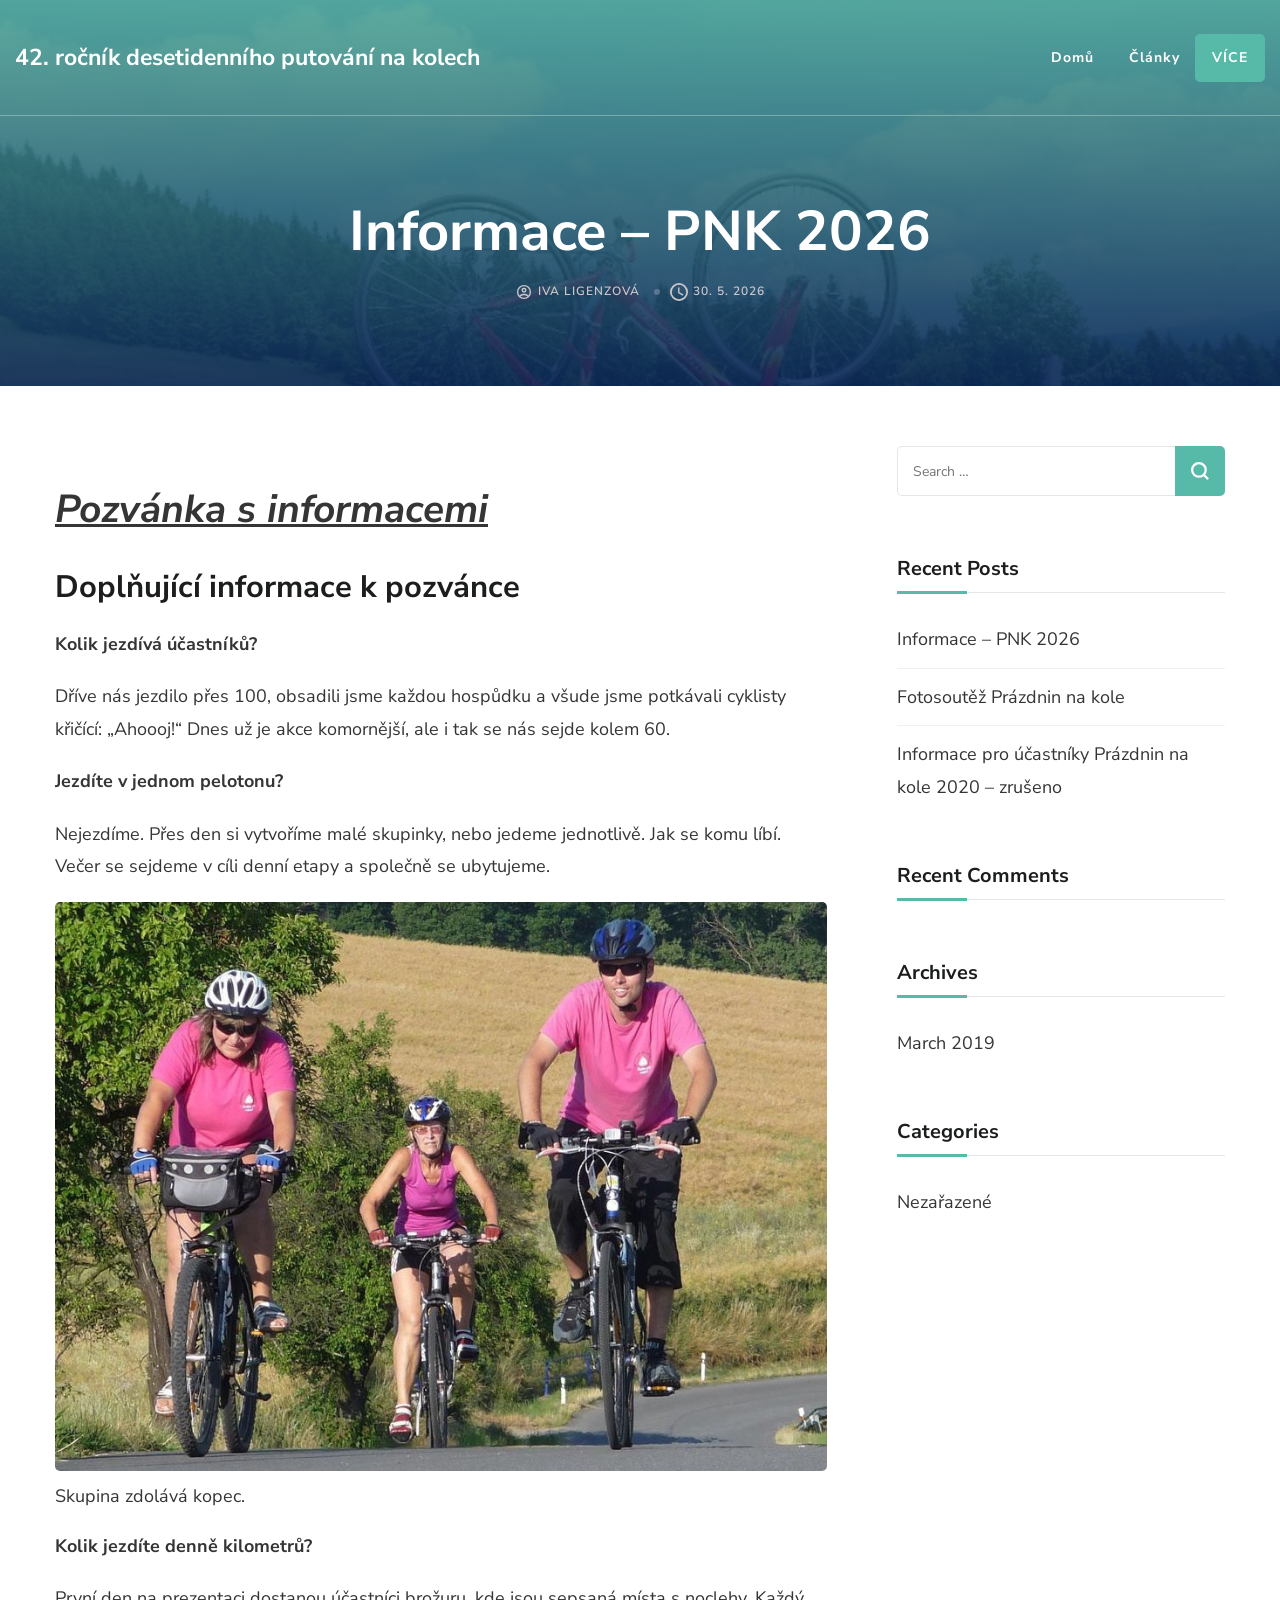
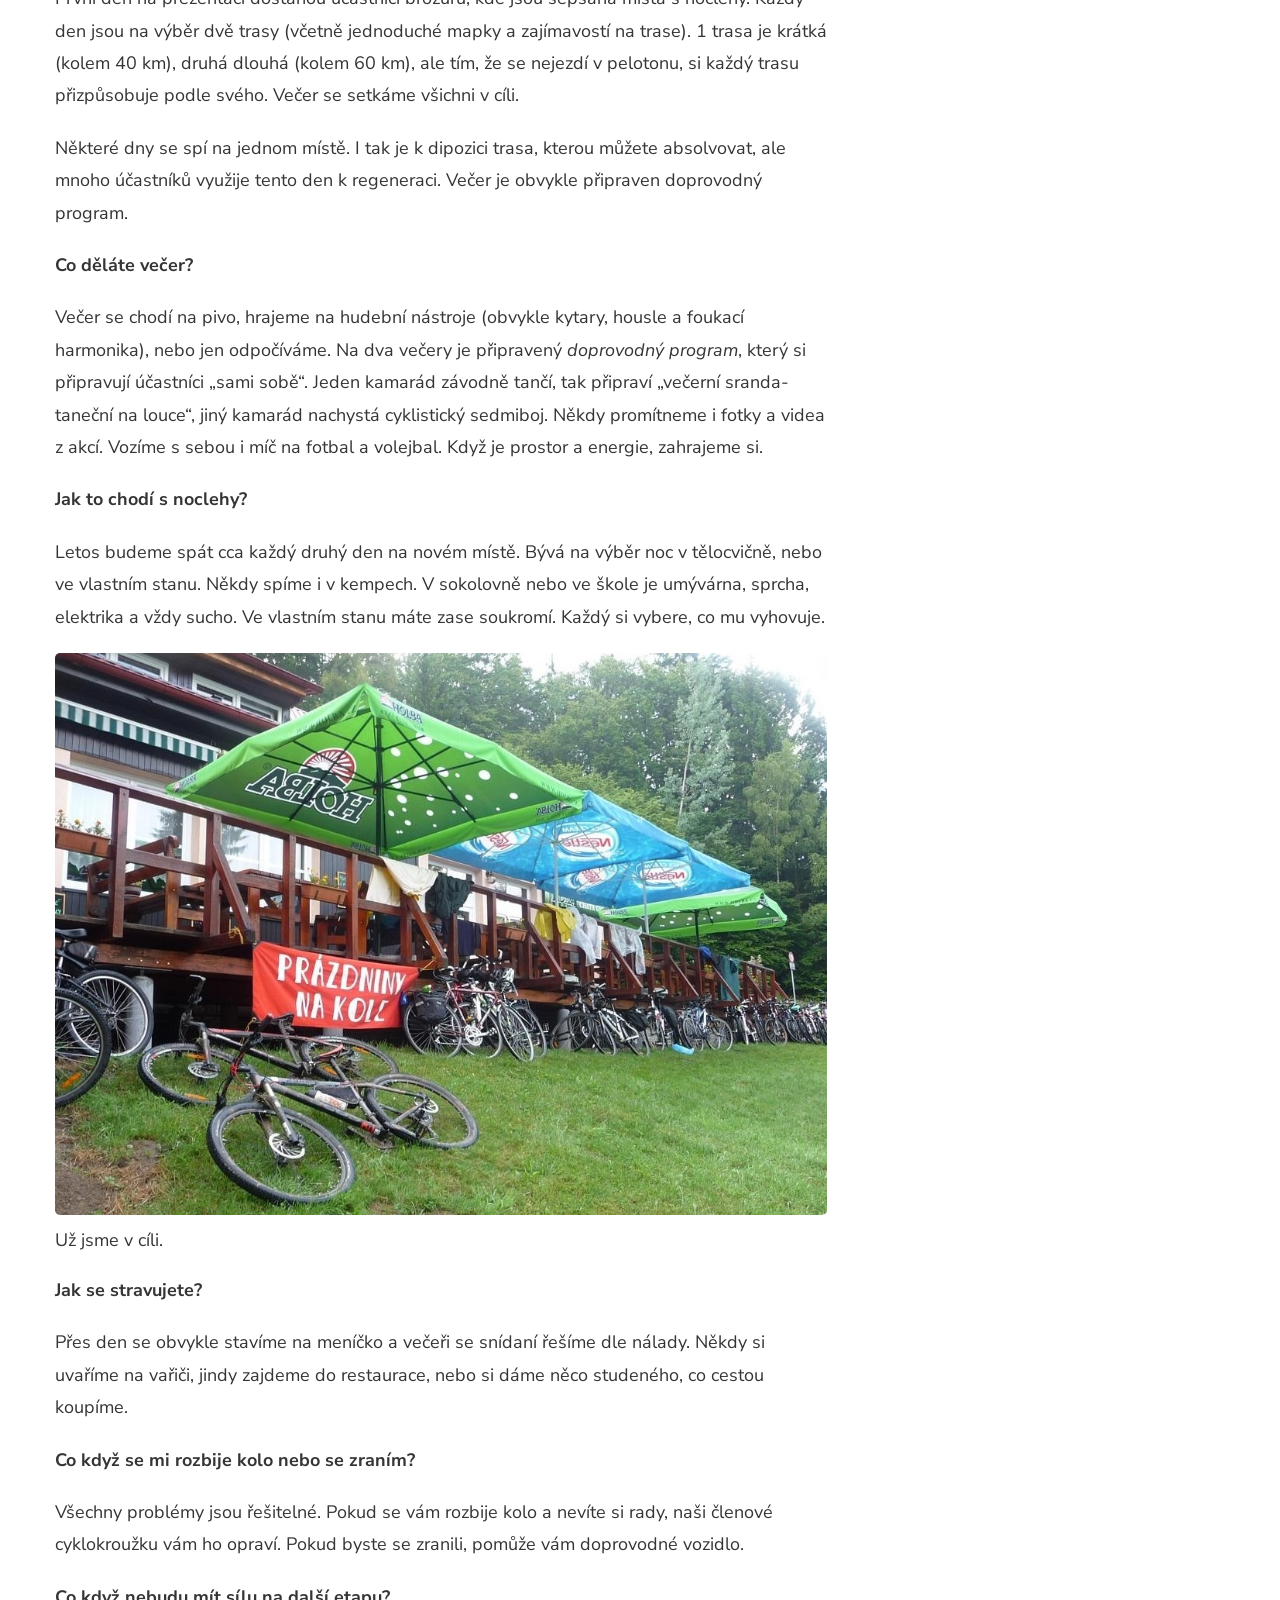
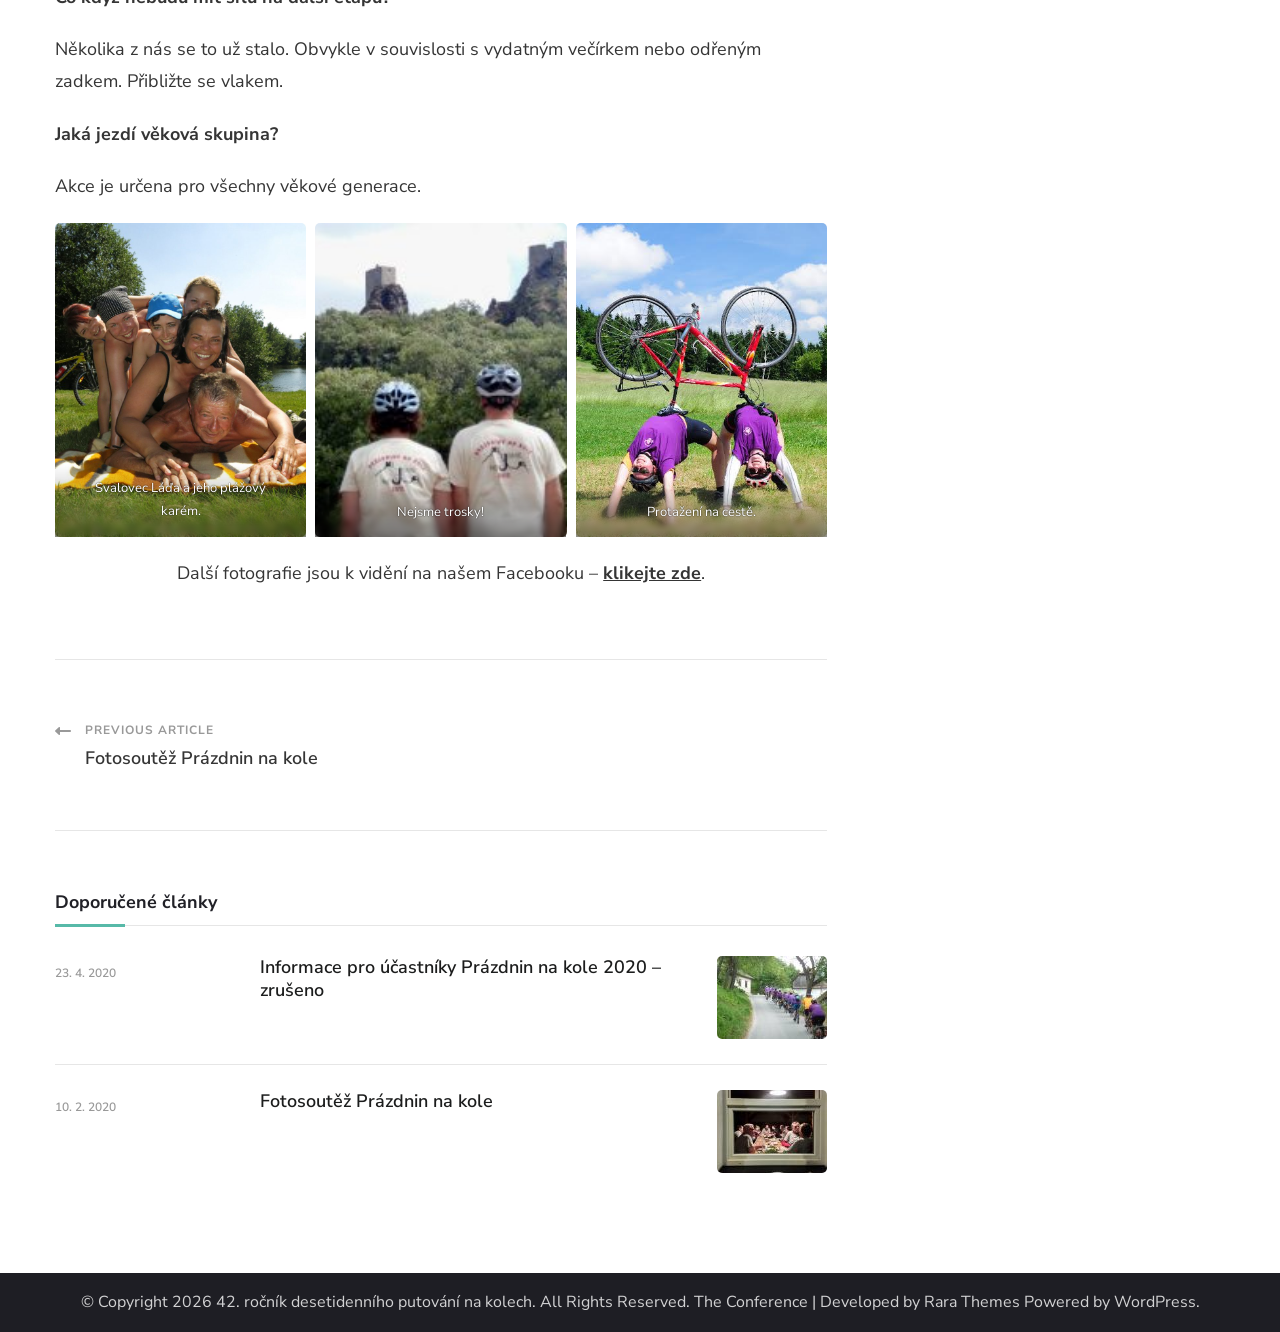
<file: fotogalerie-z-minulych-akci/index.html>
<!DOCTYPE html>
    <html lang="cs-CZ">
        <head itemscope itemtype="https://schema.org/WebSite">
           <meta charset="UTF-8">
    <meta name="viewport" content="width=device-width, initial-scale=1">
    <link rel="profile" href="http://gmpg.org/xfn/11">
    <title>Informace &#8211; PNK 2026 &#8211; 42. ročník desetidenního putování na kolech</title>
<meta name='robots' content='max-image-preview:large' />
<link rel='dns-prefetch' href='http://fonts.googleapis.com/' />
<style id="wp-img-auto-sizes-contain-inline-css">
img:is([sizes=auto i],[sizes^="auto," i]){contain-intrinsic-size:3000px 1500px}
/*# sourceURL=wp-img-auto-sizes-contain-inline-css */
</style>
<style id="wp-block-library-inline-css">
:root{--wp-block-synced-color:#7a00df;--wp-block-synced-color--rgb:122,0,223;--wp-bound-block-color:var(--wp-block-synced-color);--wp-editor-canvas-background:#ddd;--wp-admin-theme-color:#007cba;--wp-admin-theme-color--rgb:0,124,186;--wp-admin-theme-color-darker-10:#006ba1;--wp-admin-theme-color-darker-10--rgb:0,107,160.5;--wp-admin-theme-color-darker-20:#005a87;--wp-admin-theme-color-darker-20--rgb:0,90,135;--wp-admin-border-width-focus:2px}@media (min-resolution:192dpi){:root{--wp-admin-border-width-focus:1.5px}}.wp-element-button{cursor:pointer}:root .has-very-light-gray-background-color{background-color:#eee}:root .has-very-dark-gray-background-color{background-color:#313131}:root .has-very-light-gray-color{color:#eee}:root .has-very-dark-gray-color{color:#313131}:root .has-vivid-green-cyan-to-vivid-cyan-blue-gradient-background{background:linear-gradient(135deg,#00d084,#0693e3)}:root .has-purple-crush-gradient-background{background:linear-gradient(135deg,#34e2e4,#4721fb 50%,#ab1dfe)}:root .has-hazy-dawn-gradient-background{background:linear-gradient(135deg,#faaca8,#dad0ec)}:root .has-subdued-olive-gradient-background{background:linear-gradient(135deg,#fafae1,#67a671)}:root .has-atomic-cream-gradient-background{background:linear-gradient(135deg,#fdd79a,#004a59)}:root .has-nightshade-gradient-background{background:linear-gradient(135deg,#330968,#31cdcf)}:root .has-midnight-gradient-background{background:linear-gradient(135deg,#020381,#2874fc)}:root{--wp--preset--font-size--normal:16px;--wp--preset--font-size--huge:42px}.has-regular-font-size{font-size:1em}.has-larger-font-size{font-size:2.625em}.has-normal-font-size{font-size:var(--wp--preset--font-size--normal)}.has-huge-font-size{font-size:var(--wp--preset--font-size--huge)}:root .has-text-align-center{text-align:center}:root .has-text-align-left{text-align:left}:root .has-text-align-right{text-align:right}.has-fit-text{white-space:nowrap!important}#end-resizable-editor-section{display:none}.aligncenter{clear:both}.items-justified-left{justify-content:flex-start}.items-justified-center{justify-content:center}.items-justified-right{justify-content:flex-end}.items-justified-space-between{justify-content:space-between}.screen-reader-text{word-wrap:normal!important;border:0;clip-path:inset(50%);height:1px;margin:-1px;overflow:hidden;padding:0;position:absolute;width:1px;word-break:normal!important}.screen-reader-text:focus{background-color:#ddd;clip-path:none;color:#444;display:block;font-size:1em;height:auto;left:5px;line-height:normal;padding:15px 23px 14px;text-decoration:none;top:5px;width:auto;z-index:100000}html :where(.has-border-color){border-style:solid}html :where([style^=border-color],[style*=";border-color"],[style*="; border-color"]){border-style:solid}html :where([style^=border-top-color],[style*=";border-top-color"],[style*="; border-top-color"]){border-top-style:solid}html :where([style^=border-right-color],[style*=";border-right-color"],[style*="; border-right-color"]){border-right-style:solid}html :where([style^=border-bottom-color],[style*=";border-bottom-color"],[style*="; border-bottom-color"]){border-bottom-style:solid}html :where([style^=border-left-color],[style*=";border-left-color"],[style*="; border-left-color"]){border-left-style:solid}html :where([style^=border-width],[style*=";border-width"],[style*="; border-width"]){border-style:solid}html :where([style^=border-top-width],[style*=";border-top-width"],[style*="; border-top-width"]){border-top-style:solid}html :where([style^=border-right-width],[style*=";border-right-width"],[style*="; border-right-width"]){border-right-style:solid}html :where([style^=border-bottom-width],[style*=";border-bottom-width"],[style*="; border-bottom-width"]){border-bottom-style:solid}html :where([style^=border-left-width],[style*=";border-left-width"],[style*="; border-left-width"]){border-left-style:solid}html :where(img[class*=wp-image-]){height:auto;max-width:100%}:where(figure){margin:0 0 1em}html :where(.is-position-sticky){--wp-admin--admin-bar--position-offset:var(--wp-admin--admin-bar--height,0px)}@media screen and (max-width:600px){html :where(.is-position-sticky){--wp-admin--admin-bar--position-offset:0px}}

/*# sourceURL=/wp-includes/css/dist/block-library/common.min.css */
</style>
<style id="wp-block-gallery-inline-css">
.blocks-gallery-grid:not(.has-nested-images),.wp-block-gallery:not(.has-nested-images){display:flex;flex-wrap:wrap;list-style-type:none;margin:0;padding:0}.blocks-gallery-grid:not(.has-nested-images) .blocks-gallery-image,.blocks-gallery-grid:not(.has-nested-images) .blocks-gallery-item,.wp-block-gallery:not(.has-nested-images) .blocks-gallery-image,.wp-block-gallery:not(.has-nested-images) .blocks-gallery-item{display:flex;flex-direction:column;flex-grow:1;justify-content:center;margin:0 1em 1em 0;position:relative;width:calc(50% - 1em)}.blocks-gallery-grid:not(.has-nested-images) .blocks-gallery-image:nth-of-type(2n),.blocks-gallery-grid:not(.has-nested-images) .blocks-gallery-item:nth-of-type(2n),.wp-block-gallery:not(.has-nested-images) .blocks-gallery-image:nth-of-type(2n),.wp-block-gallery:not(.has-nested-images) .blocks-gallery-item:nth-of-type(2n){margin-right:0}.blocks-gallery-grid:not(.has-nested-images) .blocks-gallery-image figure,.blocks-gallery-grid:not(.has-nested-images) .blocks-gallery-item figure,.wp-block-gallery:not(.has-nested-images) .blocks-gallery-image figure,.wp-block-gallery:not(.has-nested-images) .blocks-gallery-item figure{align-items:flex-end;display:flex;height:100%;justify-content:flex-start;margin:0}.blocks-gallery-grid:not(.has-nested-images) .blocks-gallery-image img,.blocks-gallery-grid:not(.has-nested-images) .blocks-gallery-item img,.wp-block-gallery:not(.has-nested-images) .blocks-gallery-image img,.wp-block-gallery:not(.has-nested-images) .blocks-gallery-item img{display:block;height:auto;max-width:100%;width:auto}.blocks-gallery-grid:not(.has-nested-images) .blocks-gallery-image figcaption,.blocks-gallery-grid:not(.has-nested-images) .blocks-gallery-item figcaption,.wp-block-gallery:not(.has-nested-images) .blocks-gallery-image figcaption,.wp-block-gallery:not(.has-nested-images) .blocks-gallery-item figcaption{background:linear-gradient(0deg,rgba(0,0,0,.7),rgba(0,0,0,.3) 70%,transparent);bottom:0;box-sizing:border-box;color:#fff;font-size:.8em;margin:0;max-height:100%;overflow:auto;padding:3em .77em .7em;position:absolute;text-align:center;width:100%;z-index:2}.blocks-gallery-grid:not(.has-nested-images) .blocks-gallery-image figcaption img,.blocks-gallery-grid:not(.has-nested-images) .blocks-gallery-item figcaption img,.wp-block-gallery:not(.has-nested-images) .blocks-gallery-image figcaption img,.wp-block-gallery:not(.has-nested-images) .blocks-gallery-item figcaption img{display:inline}.blocks-gallery-grid:not(.has-nested-images) figcaption,.wp-block-gallery:not(.has-nested-images) figcaption{flex-grow:1}.blocks-gallery-grid:not(.has-nested-images).is-cropped .blocks-gallery-image a,.blocks-gallery-grid:not(.has-nested-images).is-cropped .blocks-gallery-image img,.blocks-gallery-grid:not(.has-nested-images).is-cropped .blocks-gallery-item a,.blocks-gallery-grid:not(.has-nested-images).is-cropped .blocks-gallery-item img,.wp-block-gallery:not(.has-nested-images).is-cropped .blocks-gallery-image a,.wp-block-gallery:not(.has-nested-images).is-cropped .blocks-gallery-image img,.wp-block-gallery:not(.has-nested-images).is-cropped .blocks-gallery-item a,.wp-block-gallery:not(.has-nested-images).is-cropped .blocks-gallery-item img{flex:1;height:100%;-o-object-fit:cover;object-fit:cover;width:100%}.blocks-gallery-grid:not(.has-nested-images).columns-1 .blocks-gallery-image,.blocks-gallery-grid:not(.has-nested-images).columns-1 .blocks-gallery-item,.wp-block-gallery:not(.has-nested-images).columns-1 .blocks-gallery-image,.wp-block-gallery:not(.has-nested-images).columns-1 .blocks-gallery-item{margin-right:0;width:100%}@media (min-width:600px){.blocks-gallery-grid:not(.has-nested-images).columns-3 .blocks-gallery-image,.blocks-gallery-grid:not(.has-nested-images).columns-3 .blocks-gallery-item,.wp-block-gallery:not(.has-nested-images).columns-3 .blocks-gallery-image,.wp-block-gallery:not(.has-nested-images).columns-3 .blocks-gallery-item{margin-right:1em;width:calc(33.33333% - .66667em)}.blocks-gallery-grid:not(.has-nested-images).columns-4 .blocks-gallery-image,.blocks-gallery-grid:not(.has-nested-images).columns-4 .blocks-gallery-item,.wp-block-gallery:not(.has-nested-images).columns-4 .blocks-gallery-image,.wp-block-gallery:not(.has-nested-images).columns-4 .blocks-gallery-item{margin-right:1em;width:calc(25% - .75em)}.blocks-gallery-grid:not(.has-nested-images).columns-5 .blocks-gallery-image,.blocks-gallery-grid:not(.has-nested-images).columns-5 .blocks-gallery-item,.wp-block-gallery:not(.has-nested-images).columns-5 .blocks-gallery-image,.wp-block-gallery:not(.has-nested-images).columns-5 .blocks-gallery-item{margin-right:1em;width:calc(20% - .8em)}.blocks-gallery-grid:not(.has-nested-images).columns-6 .blocks-gallery-image,.blocks-gallery-grid:not(.has-nested-images).columns-6 .blocks-gallery-item,.wp-block-gallery:not(.has-nested-images).columns-6 .blocks-gallery-image,.wp-block-gallery:not(.has-nested-images).columns-6 .blocks-gallery-item{margin-right:1em;width:calc(16.66667% - .83333em)}.blocks-gallery-grid:not(.has-nested-images).columns-7 .blocks-gallery-image,.blocks-gallery-grid:not(.has-nested-images).columns-7 .blocks-gallery-item,.wp-block-gallery:not(.has-nested-images).columns-7 .blocks-gallery-image,.wp-block-gallery:not(.has-nested-images).columns-7 .blocks-gallery-item{margin-right:1em;width:calc(14.28571% - .85714em)}.blocks-gallery-grid:not(.has-nested-images).columns-8 .blocks-gallery-image,.blocks-gallery-grid:not(.has-nested-images).columns-8 .blocks-gallery-item,.wp-block-gallery:not(.has-nested-images).columns-8 .blocks-gallery-image,.wp-block-gallery:not(.has-nested-images).columns-8 .blocks-gallery-item{margin-right:1em;width:calc(12.5% - .875em)}.blocks-gallery-grid:not(.has-nested-images).columns-1 .blocks-gallery-image:nth-of-type(1n),.blocks-gallery-grid:not(.has-nested-images).columns-1 .blocks-gallery-item:nth-of-type(1n),.blocks-gallery-grid:not(.has-nested-images).columns-2 .blocks-gallery-image:nth-of-type(2n),.blocks-gallery-grid:not(.has-nested-images).columns-2 .blocks-gallery-item:nth-of-type(2n),.blocks-gallery-grid:not(.has-nested-images).columns-3 .blocks-gallery-image:nth-of-type(3n),.blocks-gallery-grid:not(.has-nested-images).columns-3 .blocks-gallery-item:nth-of-type(3n),.blocks-gallery-grid:not(.has-nested-images).columns-4 .blocks-gallery-image:nth-of-type(4n),.blocks-gallery-grid:not(.has-nested-images).columns-4 .blocks-gallery-item:nth-of-type(4n),.blocks-gallery-grid:not(.has-nested-images).columns-5 .blocks-gallery-image:nth-of-type(5n),.blocks-gallery-grid:not(.has-nested-images).columns-5 .blocks-gallery-item:nth-of-type(5n),.blocks-gallery-grid:not(.has-nested-images).columns-6 .blocks-gallery-image:nth-of-type(6n),.blocks-gallery-grid:not(.has-nested-images).columns-6 .blocks-gallery-item:nth-of-type(6n),.blocks-gallery-grid:not(.has-nested-images).columns-7 .blocks-gallery-image:nth-of-type(7n),.blocks-gallery-grid:not(.has-nested-images).columns-7 .blocks-gallery-item:nth-of-type(7n),.blocks-gallery-grid:not(.has-nested-images).columns-8 .blocks-gallery-image:nth-of-type(8n),.blocks-gallery-grid:not(.has-nested-images).columns-8 .blocks-gallery-item:nth-of-type(8n),.wp-block-gallery:not(.has-nested-images).columns-1 .blocks-gallery-image:nth-of-type(1n),.wp-block-gallery:not(.has-nested-images).columns-1 .blocks-gallery-item:nth-of-type(1n),.wp-block-gallery:not(.has-nested-images).columns-2 .blocks-gallery-image:nth-of-type(2n),.wp-block-gallery:not(.has-nested-images).columns-2 .blocks-gallery-item:nth-of-type(2n),.wp-block-gallery:not(.has-nested-images).columns-3 .blocks-gallery-image:nth-of-type(3n),.wp-block-gallery:not(.has-nested-images).columns-3 .blocks-gallery-item:nth-of-type(3n),.wp-block-gallery:not(.has-nested-images).columns-4 .blocks-gallery-image:nth-of-type(4n),.wp-block-gallery:not(.has-nested-images).columns-4 .blocks-gallery-item:nth-of-type(4n),.wp-block-gallery:not(.has-nested-images).columns-5 .blocks-gallery-image:nth-of-type(5n),.wp-block-gallery:not(.has-nested-images).columns-5 .blocks-gallery-item:nth-of-type(5n),.wp-block-gallery:not(.has-nested-images).columns-6 .blocks-gallery-image:nth-of-type(6n),.wp-block-gallery:not(.has-nested-images).columns-6 .blocks-gallery-item:nth-of-type(6n),.wp-block-gallery:not(.has-nested-images).columns-7 .blocks-gallery-image:nth-of-type(7n),.wp-block-gallery:not(.has-nested-images).columns-7 .blocks-gallery-item:nth-of-type(7n),.wp-block-gallery:not(.has-nested-images).columns-8 .blocks-gallery-image:nth-of-type(8n),.wp-block-gallery:not(.has-nested-images).columns-8 .blocks-gallery-item:nth-of-type(8n){margin-right:0}}.blocks-gallery-grid:not(.has-nested-images) .blocks-gallery-image:last-child,.blocks-gallery-grid:not(.has-nested-images) .blocks-gallery-item:last-child,.wp-block-gallery:not(.has-nested-images) .blocks-gallery-image:last-child,.wp-block-gallery:not(.has-nested-images) .blocks-gallery-item:last-child{margin-right:0}.blocks-gallery-grid:not(.has-nested-images).alignleft,.blocks-gallery-grid:not(.has-nested-images).alignright,.wp-block-gallery:not(.has-nested-images).alignleft,.wp-block-gallery:not(.has-nested-images).alignright{max-width:420px;width:100%}.blocks-gallery-grid:not(.has-nested-images).aligncenter .blocks-gallery-item figure,.wp-block-gallery:not(.has-nested-images).aligncenter .blocks-gallery-item figure{justify-content:center}.wp-block-gallery:not(.is-cropped) .blocks-gallery-item{align-self:flex-start}figure.wp-block-gallery.has-nested-images{align-items:normal}.wp-block-gallery.has-nested-images figure.wp-block-image:not(#individual-image){margin:0;width:calc(50% - var(--wp--style--unstable-gallery-gap, 16px)/2)}.wp-block-gallery.has-nested-images figure.wp-block-image{box-sizing:border-box;display:flex;flex-direction:column;flex-grow:1;justify-content:center;max-width:100%;position:relative}.wp-block-gallery.has-nested-images figure.wp-block-image>a,.wp-block-gallery.has-nested-images figure.wp-block-image>div{flex-direction:column;flex-grow:1;margin:0}.wp-block-gallery.has-nested-images figure.wp-block-image img{display:block;height:auto;max-width:100%!important;width:auto}.wp-block-gallery.has-nested-images figure.wp-block-image figcaption,.wp-block-gallery.has-nested-images figure.wp-block-image:has(figcaption):before{bottom:0;left:0;max-height:100%;position:absolute;right:0}.wp-block-gallery.has-nested-images figure.wp-block-image:has(figcaption):before{backdrop-filter:blur(3px);content:"";height:100%;-webkit-mask-image:linear-gradient(0deg,#000 20%,transparent);mask-image:linear-gradient(0deg,#000 20%,transparent);max-height:3em;pointer-events:none}.wp-block-gallery.has-nested-images figure.wp-block-image figcaption{box-sizing:border-box;color:#fff;font-size:13px;margin:0;overflow:auto;padding:1em;text-align:center;text-shadow:0 0 1.5px #000}.wp-block-gallery.has-nested-images figure.wp-block-image figcaption::-webkit-scrollbar{height:12px;width:12px}.wp-block-gallery.has-nested-images figure.wp-block-image figcaption::-webkit-scrollbar-track{background-color:transparent}.wp-block-gallery.has-nested-images figure.wp-block-image figcaption::-webkit-scrollbar-thumb{background-clip:padding-box;background-color:transparent;border:3px solid transparent;border-radius:8px}.wp-block-gallery.has-nested-images figure.wp-block-image figcaption:focus-within::-webkit-scrollbar-thumb,.wp-block-gallery.has-nested-images figure.wp-block-image figcaption:focus::-webkit-scrollbar-thumb,.wp-block-gallery.has-nested-images figure.wp-block-image figcaption:hover::-webkit-scrollbar-thumb{background-color:hsla(0,0%,100%,.8)}.wp-block-gallery.has-nested-images figure.wp-block-image figcaption{scrollbar-color:transparent transparent;scrollbar-gutter:stable both-edges;scrollbar-width:thin}.wp-block-gallery.has-nested-images figure.wp-block-image figcaption:focus,.wp-block-gallery.has-nested-images figure.wp-block-image figcaption:focus-within,.wp-block-gallery.has-nested-images figure.wp-block-image figcaption:hover{scrollbar-color:hsla(0,0%,100%,.8) transparent}.wp-block-gallery.has-nested-images figure.wp-block-image figcaption{will-change:transform}@media (hover:none){.wp-block-gallery.has-nested-images figure.wp-block-image figcaption{scrollbar-color:hsla(0,0%,100%,.8) transparent}}.wp-block-gallery.has-nested-images figure.wp-block-image figcaption{background:linear-gradient(0deg,rgba(0,0,0,.4),transparent)}.wp-block-gallery.has-nested-images figure.wp-block-image figcaption img{display:inline}.wp-block-gallery.has-nested-images figure.wp-block-image figcaption a{color:inherit}.wp-block-gallery.has-nested-images figure.wp-block-image.has-custom-border img{box-sizing:border-box}.wp-block-gallery.has-nested-images figure.wp-block-image.has-custom-border>a,.wp-block-gallery.has-nested-images figure.wp-block-image.has-custom-border>div,.wp-block-gallery.has-nested-images figure.wp-block-image.is-style-rounded>a,.wp-block-gallery.has-nested-images figure.wp-block-image.is-style-rounded>div{flex:1 1 auto}.wp-block-gallery.has-nested-images figure.wp-block-image.has-custom-border figcaption,.wp-block-gallery.has-nested-images figure.wp-block-image.is-style-rounded figcaption{background:none;color:inherit;flex:initial;margin:0;padding:10px 10px 9px;position:relative;text-shadow:none}.wp-block-gallery.has-nested-images figure.wp-block-image.has-custom-border:before,.wp-block-gallery.has-nested-images figure.wp-block-image.is-style-rounded:before{content:none}.wp-block-gallery.has-nested-images figcaption{flex-basis:100%;flex-grow:1;text-align:center}.wp-block-gallery.has-nested-images:not(.is-cropped) figure.wp-block-image:not(#individual-image){margin-bottom:auto;margin-top:0}.wp-block-gallery.has-nested-images.is-cropped figure.wp-block-image:not(#individual-image){align-self:inherit}.wp-block-gallery.has-nested-images.is-cropped figure.wp-block-image:not(#individual-image)>a,.wp-block-gallery.has-nested-images.is-cropped figure.wp-block-image:not(#individual-image)>div:not(.components-drop-zone){display:flex}.wp-block-gallery.has-nested-images.is-cropped figure.wp-block-image:not(#individual-image) a,.wp-block-gallery.has-nested-images.is-cropped figure.wp-block-image:not(#individual-image) img{flex:1 0 0%;height:100%;-o-object-fit:cover;object-fit:cover;width:100%}.wp-block-gallery.has-nested-images.columns-1 figure.wp-block-image:not(#individual-image){width:100%}@media (min-width:600px){.wp-block-gallery.has-nested-images.columns-3 figure.wp-block-image:not(#individual-image){width:calc(33.33333% - var(--wp--style--unstable-gallery-gap, 16px)*.66667)}.wp-block-gallery.has-nested-images.columns-4 figure.wp-block-image:not(#individual-image){width:calc(25% - var(--wp--style--unstable-gallery-gap, 16px)*.75)}.wp-block-gallery.has-nested-images.columns-5 figure.wp-block-image:not(#individual-image){width:calc(20% - var(--wp--style--unstable-gallery-gap, 16px)*.8)}.wp-block-gallery.has-nested-images.columns-6 figure.wp-block-image:not(#individual-image){width:calc(16.66667% - var(--wp--style--unstable-gallery-gap, 16px)*.83333)}.wp-block-gallery.has-nested-images.columns-7 figure.wp-block-image:not(#individual-image){width:calc(14.28571% - var(--wp--style--unstable-gallery-gap, 16px)*.85714)}.wp-block-gallery.has-nested-images.columns-8 figure.wp-block-image:not(#individual-image){width:calc(12.5% - var(--wp--style--unstable-gallery-gap, 16px)*.875)}.wp-block-gallery.has-nested-images.columns-default figure.wp-block-image:not(#individual-image){width:calc(33.33% - var(--wp--style--unstable-gallery-gap, 16px)*.66667)}.wp-block-gallery.has-nested-images.columns-default figure.wp-block-image:not(#individual-image):first-child:nth-last-child(2),.wp-block-gallery.has-nested-images.columns-default figure.wp-block-image:not(#individual-image):first-child:nth-last-child(2)~figure.wp-block-image:not(#individual-image){width:calc(50% - var(--wp--style--unstable-gallery-gap, 16px)*.5)}.wp-block-gallery.has-nested-images.columns-default figure.wp-block-image:not(#individual-image):first-child:last-child{width:100%}}.wp-block-gallery.has-nested-images.alignleft,.wp-block-gallery.has-nested-images.alignright{max-width:420px;width:100%}.wp-block-gallery.has-nested-images.aligncenter{justify-content:center}
/*# sourceURL=https://www.prazdninynakole.cz/wp-includes/blocks/gallery/style.min.css */
</style>
<style id="wp-block-heading-inline-css">
h1:where(.wp-block-heading).has-background,h2:where(.wp-block-heading).has-background,h3:where(.wp-block-heading).has-background,h4:where(.wp-block-heading).has-background,h5:where(.wp-block-heading).has-background,h6:where(.wp-block-heading).has-background{padding:1.25em 2.375em}h1.has-text-align-left[style*=writing-mode]:where([style*=vertical-lr]),h1.has-text-align-right[style*=writing-mode]:where([style*=vertical-rl]),h2.has-text-align-left[style*=writing-mode]:where([style*=vertical-lr]),h2.has-text-align-right[style*=writing-mode]:where([style*=vertical-rl]),h3.has-text-align-left[style*=writing-mode]:where([style*=vertical-lr]),h3.has-text-align-right[style*=writing-mode]:where([style*=vertical-rl]),h4.has-text-align-left[style*=writing-mode]:where([style*=vertical-lr]),h4.has-text-align-right[style*=writing-mode]:where([style*=vertical-rl]),h5.has-text-align-left[style*=writing-mode]:where([style*=vertical-lr]),h5.has-text-align-right[style*=writing-mode]:where([style*=vertical-rl]),h6.has-text-align-left[style*=writing-mode]:where([style*=vertical-lr]),h6.has-text-align-right[style*=writing-mode]:where([style*=vertical-rl]){rotate:180deg}
/*# sourceURL=https://www.prazdninynakole.cz/wp-includes/blocks/heading/style.min.css */
</style>
<style id="wp-block-image-inline-css">
.wp-block-image>a,.wp-block-image>figure>a{display:inline-block}.wp-block-image img{box-sizing:border-box;height:auto;max-width:100%;vertical-align:bottom}@media not (prefers-reduced-motion){.wp-block-image img.hide{visibility:hidden}.wp-block-image img.show{animation:show-content-image .4s}}.wp-block-image[style*=border-radius] img,.wp-block-image[style*=border-radius]>a{border-radius:inherit}.wp-block-image.has-custom-border img{box-sizing:border-box}.wp-block-image.aligncenter{text-align:center}.wp-block-image.alignfull>a,.wp-block-image.alignwide>a{width:100%}.wp-block-image.alignfull img,.wp-block-image.alignwide img{height:auto;width:100%}.wp-block-image .aligncenter,.wp-block-image .alignleft,.wp-block-image .alignright,.wp-block-image.aligncenter,.wp-block-image.alignleft,.wp-block-image.alignright{display:table}.wp-block-image .aligncenter>figcaption,.wp-block-image .alignleft>figcaption,.wp-block-image .alignright>figcaption,.wp-block-image.aligncenter>figcaption,.wp-block-image.alignleft>figcaption,.wp-block-image.alignright>figcaption{caption-side:bottom;display:table-caption}.wp-block-image .alignleft{float:left;margin:.5em 1em .5em 0}.wp-block-image .alignright{float:right;margin:.5em 0 .5em 1em}.wp-block-image .aligncenter{margin-left:auto;margin-right:auto}.wp-block-image :where(figcaption){margin-bottom:1em;margin-top:.5em}.wp-block-image.is-style-circle-mask img{border-radius:9999px}@supports ((-webkit-mask-image:none) or (mask-image:none)) or (-webkit-mask-image:none){.wp-block-image.is-style-circle-mask img{border-radius:0;-webkit-mask-image:url('data:image/svg+xml;utf8,<svg viewBox="0 0 100 100" xmlns="http://www.w3.org/2000/svg"><circle cx="50" cy="50" r="50"/></svg>');mask-image:url('data:image/svg+xml;utf8,<svg viewBox="0 0 100 100" xmlns="http://www.w3.org/2000/svg"><circle cx="50" cy="50" r="50"/></svg>');mask-mode:alpha;-webkit-mask-position:center;mask-position:center;-webkit-mask-repeat:no-repeat;mask-repeat:no-repeat;-webkit-mask-size:contain;mask-size:contain}}:root :where(.wp-block-image.is-style-rounded img,.wp-block-image .is-style-rounded img){border-radius:9999px}.wp-block-image figure{margin:0}.wp-lightbox-container{display:flex;flex-direction:column;position:relative}.wp-lightbox-container img{cursor:zoom-in}.wp-lightbox-container img:hover+button{opacity:1}.wp-lightbox-container button{align-items:center;backdrop-filter:blur(16px) saturate(180%);background-color:rgba(90,90,90,.25);border:none;border-radius:4px;cursor:zoom-in;display:flex;height:20px;justify-content:center;opacity:0;padding:0;position:absolute;right:16px;text-align:center;top:16px;width:20px;z-index:100}@media not (prefers-reduced-motion){.wp-lightbox-container button{transition:opacity .2s ease}}.wp-lightbox-container button:focus-visible{outline:3px auto rgba(90,90,90,.25);outline:3px auto -webkit-focus-ring-color;outline-offset:3px}.wp-lightbox-container button:hover{cursor:pointer;opacity:1}.wp-lightbox-container button:focus{opacity:1}.wp-lightbox-container button:focus,.wp-lightbox-container button:hover,.wp-lightbox-container button:not(:hover):not(:active):not(.has-background){background-color:rgba(90,90,90,.25);border:none}.wp-lightbox-overlay{box-sizing:border-box;cursor:zoom-out;height:100vh;left:0;overflow:hidden;position:fixed;top:0;visibility:hidden;width:100%;z-index:100000}.wp-lightbox-overlay .wp-lightbox-close-button{align-items:center;cursor:pointer;display:flex;font-family:inherit;gap:8px;justify-content:center;line-height:1;min-height:40px;min-width:40px;padding:0 4px;position:absolute;right:calc(env(safe-area-inset-right) + 16px);top:calc(env(safe-area-inset-top) + 16px);z-index:5000000}.wp-lightbox-overlay .wp-lightbox-close-button:focus,.wp-lightbox-overlay .wp-lightbox-close-button:hover,.wp-lightbox-overlay .wp-lightbox-close-button:not(:hover):not(:active):not(.has-background){background:none;border:none}.wp-lightbox-overlay .wp-lightbox-close-button:has(.wp-lightbox-close-text:not([hidden])) .wp-lightbox-close-icon svg{height:1em;width:1em}.wp-lightbox-overlay .wp-lightbox-close-icon svg{display:block}.wp-lightbox-overlay .wp-lightbox-navigation-button-next,.wp-lightbox-overlay .wp-lightbox-navigation-button-prev{align-items:center;bottom:16px;cursor:pointer;display:flex;font-family:inherit;gap:4px;justify-content:center;line-height:1;min-height:40px;min-width:40px;padding:0 8px;position:absolute;z-index:2000002}.wp-lightbox-overlay .wp-lightbox-navigation-button-next[hidden],.wp-lightbox-overlay .wp-lightbox-navigation-button-prev[hidden]{display:none}@media (min-width:960px){.wp-lightbox-overlay .wp-lightbox-navigation-button-next,.wp-lightbox-overlay .wp-lightbox-navigation-button-prev{bottom:50%;transform:translateY(-50%)}}.wp-lightbox-overlay .wp-lightbox-navigation-button-next:focus,.wp-lightbox-overlay .wp-lightbox-navigation-button-next:hover,.wp-lightbox-overlay .wp-lightbox-navigation-button-next:not(:hover):not(:active):not(.has-background),.wp-lightbox-overlay .wp-lightbox-navigation-button-prev:focus,.wp-lightbox-overlay .wp-lightbox-navigation-button-prev:hover,.wp-lightbox-overlay .wp-lightbox-navigation-button-prev:not(:hover):not(:active):not(.has-background){background:none;border:none;padding:0 8px}.wp-lightbox-overlay .wp-lightbox-navigation-button-next:has(.wp-lightbox-navigation-text:not([hidden])) .wp-lightbox-navigation-icon svg,.wp-lightbox-overlay .wp-lightbox-navigation-button-prev:has(.wp-lightbox-navigation-text:not([hidden])) .wp-lightbox-navigation-icon svg{display:block;height:1.5em;width:1.5em}.wp-lightbox-overlay .wp-lightbox-navigation-button-prev{left:calc(env(safe-area-inset-left) + 16px)}.wp-lightbox-overlay .wp-lightbox-navigation-button-next{right:calc(env(safe-area-inset-right) + 16px)}.wp-lightbox-overlay .wp-lightbox-navigation-icon svg{vertical-align:middle}.wp-lightbox-overlay .lightbox-image-container{height:var(--wp--lightbox-container-height);left:50%;overflow:hidden;position:absolute;top:50%;transform:translate(-50%,-50%);transform-origin:top left;width:var(--wp--lightbox-container-width);z-index:2000001}.wp-lightbox-overlay .wp-block-image{align-items:center;box-sizing:border-box;display:flex;height:100%;justify-content:center;margin:0;position:relative;transform-origin:0 0;width:100%;z-index:3000000}.wp-lightbox-overlay .wp-block-image img{height:var(--wp--lightbox-image-height);min-height:var(--wp--lightbox-image-height);min-width:var(--wp--lightbox-image-width);width:var(--wp--lightbox-image-width)}.wp-lightbox-overlay .wp-block-image figcaption{display:none}.wp-lightbox-overlay button{background:none;border:none}.wp-lightbox-overlay .scrim{background-color:#fff;height:100%;opacity:.9;position:absolute;width:100%;z-index:2000000}.wp-lightbox-overlay.active{visibility:visible}@media not (prefers-reduced-motion){.wp-lightbox-overlay.active{animation:turn-on-visibility .25s both}.wp-lightbox-overlay.active img{animation:turn-on-visibility .35s both}.wp-lightbox-overlay.show-closing-animation:not(.active){animation:turn-off-visibility .35s both}.wp-lightbox-overlay.show-closing-animation:not(.active) img{animation:turn-off-visibility .25s both}.wp-lightbox-overlay.zoom.active{animation:none;opacity:1;visibility:visible}.wp-lightbox-overlay.zoom.active .lightbox-image-container{animation:lightbox-zoom-in .4s}.wp-lightbox-overlay.zoom.active .lightbox-image-container img{animation:none}.wp-lightbox-overlay.zoom.active .scrim{animation:turn-on-visibility .4s forwards}.wp-lightbox-overlay.zoom.show-closing-animation:not(.active){animation:none}.wp-lightbox-overlay.zoom.show-closing-animation:not(.active) .lightbox-image-container{animation:lightbox-zoom-out .4s}.wp-lightbox-overlay.zoom.show-closing-animation:not(.active) .lightbox-image-container img{animation:none}.wp-lightbox-overlay.zoom.show-closing-animation:not(.active) .scrim{animation:turn-off-visibility .4s forwards}}@keyframes show-content-image{0%{visibility:hidden}99%{visibility:hidden}to{visibility:visible}}@keyframes turn-on-visibility{0%{opacity:0}to{opacity:1}}@keyframes turn-off-visibility{0%{opacity:1;visibility:visible}99%{opacity:0;visibility:visible}to{opacity:0;visibility:hidden}}@keyframes lightbox-zoom-in{0%{transform:translate(calc((-100vw + var(--wp--lightbox-scrollbar-width))/2 + var(--wp--lightbox-initial-left-position)),calc(-50vh + var(--wp--lightbox-initial-top-position))) scale(var(--wp--lightbox-scale))}to{transform:translate(-50%,-50%) scale(1)}}@keyframes lightbox-zoom-out{0%{transform:translate(-50%,-50%) scale(1);visibility:visible}99%{visibility:visible}to{transform:translate(calc((-100vw + var(--wp--lightbox-scrollbar-width))/2 + var(--wp--lightbox-initial-left-position)),calc(-50vh + var(--wp--lightbox-initial-top-position))) scale(var(--wp--lightbox-scale));visibility:hidden}}
/*# sourceURL=https://www.prazdninynakole.cz/wp-includes/blocks/image/style.min.css */
</style>
<style id="wp-block-paragraph-inline-css">
.is-small-text{font-size:.875em}.is-regular-text{font-size:1em}.is-large-text{font-size:2.25em}.is-larger-text{font-size:3em}.has-drop-cap:not(:focus):first-letter{float:left;font-size:8.4em;font-style:normal;font-weight:100;line-height:.68;margin:.05em .1em 0 0;text-transform:uppercase}body.rtl .has-drop-cap:not(:focus):first-letter{float:none;margin-left:.1em}p.has-drop-cap.has-background{overflow:hidden}:root :where(p.has-background){padding:1.25em 2.375em}:where(p.has-text-color:not(.has-link-color)) a{color:inherit}p.has-text-align-left[style*="writing-mode:vertical-lr"],p.has-text-align-right[style*="writing-mode:vertical-rl"]{rotate:180deg}
/*# sourceURL=https://www.prazdninynakole.cz/wp-includes/blocks/paragraph/style.min.css */
</style>

<style id="classic-theme-styles-inline-css">
/*! This file is auto-generated */
.wp-block-button__link{color:#fff;background-color:#32373c;border-radius:9999px;box-shadow:none;text-decoration:none;padding:calc(.667em + 2px) calc(1.333em + 2px);font-size:1.125em}.wp-block-file__button{background:#32373c;color:#fff;text-decoration:none}
/*# sourceURL=/wp-includes/css/classic-themes.min.css */
</style>

<style id="global-styles-inline-css">
:root{--wp--preset--aspect-ratio--square: 1;--wp--preset--aspect-ratio--4-3: 4/3;--wp--preset--aspect-ratio--3-4: 3/4;--wp--preset--aspect-ratio--3-2: 3/2;--wp--preset--aspect-ratio--2-3: 2/3;--wp--preset--aspect-ratio--16-9: 16/9;--wp--preset--aspect-ratio--9-16: 9/16;--wp--preset--color--black: #000000;--wp--preset--color--cyan-bluish-gray: #abb8c3;--wp--preset--color--white: #ffffff;--wp--preset--color--pale-pink: #f78da7;--wp--preset--color--vivid-red: #cf2e2e;--wp--preset--color--luminous-vivid-orange: #ff6900;--wp--preset--color--luminous-vivid-amber: #fcb900;--wp--preset--color--light-green-cyan: #7bdcb5;--wp--preset--color--vivid-green-cyan: #00d084;--wp--preset--color--pale-cyan-blue: #8ed1fc;--wp--preset--color--vivid-cyan-blue: #0693e3;--wp--preset--color--vivid-purple: #9b51e0;--wp--preset--gradient--vivid-cyan-blue-to-vivid-purple: linear-gradient(135deg,rgb(6,147,227) 0%,rgb(155,81,224) 100%);--wp--preset--gradient--light-green-cyan-to-vivid-green-cyan: linear-gradient(135deg,rgb(122,220,180) 0%,rgb(0,208,130) 100%);--wp--preset--gradient--luminous-vivid-amber-to-luminous-vivid-orange: linear-gradient(135deg,rgb(252,185,0) 0%,rgb(255,105,0) 100%);--wp--preset--gradient--luminous-vivid-orange-to-vivid-red: linear-gradient(135deg,rgb(255,105,0) 0%,rgb(207,46,46) 100%);--wp--preset--gradient--very-light-gray-to-cyan-bluish-gray: linear-gradient(135deg,rgb(238,238,238) 0%,rgb(169,184,195) 100%);--wp--preset--gradient--cool-to-warm-spectrum: linear-gradient(135deg,rgb(74,234,220) 0%,rgb(151,120,209) 20%,rgb(207,42,186) 40%,rgb(238,44,130) 60%,rgb(251,105,98) 80%,rgb(254,248,76) 100%);--wp--preset--gradient--blush-light-purple: linear-gradient(135deg,rgb(255,206,236) 0%,rgb(152,150,240) 100%);--wp--preset--gradient--blush-bordeaux: linear-gradient(135deg,rgb(254,205,165) 0%,rgb(254,45,45) 50%,rgb(107,0,62) 100%);--wp--preset--gradient--luminous-dusk: linear-gradient(135deg,rgb(255,203,112) 0%,rgb(199,81,192) 50%,rgb(65,88,208) 100%);--wp--preset--gradient--pale-ocean: linear-gradient(135deg,rgb(255,245,203) 0%,rgb(182,227,212) 50%,rgb(51,167,181) 100%);--wp--preset--gradient--electric-grass: linear-gradient(135deg,rgb(202,248,128) 0%,rgb(113,206,126) 100%);--wp--preset--gradient--midnight: linear-gradient(135deg,rgb(2,3,129) 0%,rgb(40,116,252) 100%);--wp--preset--font-size--small: 13px;--wp--preset--font-size--medium: 20px;--wp--preset--font-size--large: 36px;--wp--preset--font-size--x-large: 42px;--wp--preset--spacing--20: 0.44rem;--wp--preset--spacing--30: 0.67rem;--wp--preset--spacing--40: 1rem;--wp--preset--spacing--50: 1.5rem;--wp--preset--spacing--60: 2.25rem;--wp--preset--spacing--70: 3.38rem;--wp--preset--spacing--80: 5.06rem;--wp--preset--shadow--natural: 6px 6px 9px rgba(0, 0, 0, 0.2);--wp--preset--shadow--deep: 12px 12px 50px rgba(0, 0, 0, 0.4);--wp--preset--shadow--sharp: 6px 6px 0px rgba(0, 0, 0, 0.2);--wp--preset--shadow--outlined: 6px 6px 0px -3px rgb(255, 255, 255), 6px 6px rgb(0, 0, 0);--wp--preset--shadow--crisp: 6px 6px 0px rgb(0, 0, 0);}.wp-block-button{--wp--preset--dimension--25: 25%;--wp--preset--dimension--50: 50%;--wp--preset--dimension--75: 75%;--wp--preset--dimension--100: 100%;}:where(body) { margin: 0; }:where(.is-layout-flex){gap: 0.5em;}:where(.is-layout-grid){gap: 0.5em;}body .is-layout-flex{display: flex;}.is-layout-flex{flex-wrap: wrap;align-items: center;}.is-layout-flex > :is(*, div){margin: 0;}body .is-layout-grid{display: grid;}.is-layout-grid > :is(*, div){margin: 0;}body{padding-top: 0px;padding-right: 0px;padding-bottom: 0px;padding-left: 0px;}:root :where(.wp-element-button, .wp-block-button__link){background-color: #32373c;border-width: 0;color: #fff;font-family: inherit;font-size: inherit;font-style: inherit;font-weight: inherit;letter-spacing: inherit;line-height: inherit;padding-top: calc(0.667em + 2px);padding-right: calc(1.333em + 2px);padding-bottom: calc(0.667em + 2px);padding-left: calc(1.333em + 2px);text-decoration: none;text-transform: inherit;}.has-black-color{color: var(--wp--preset--color--black) !important;}.has-cyan-bluish-gray-color{color: var(--wp--preset--color--cyan-bluish-gray) !important;}.has-white-color{color: var(--wp--preset--color--white) !important;}.has-pale-pink-color{color: var(--wp--preset--color--pale-pink) !important;}.has-vivid-red-color{color: var(--wp--preset--color--vivid-red) !important;}.has-luminous-vivid-orange-color{color: var(--wp--preset--color--luminous-vivid-orange) !important;}.has-luminous-vivid-amber-color{color: var(--wp--preset--color--luminous-vivid-amber) !important;}.has-light-green-cyan-color{color: var(--wp--preset--color--light-green-cyan) !important;}.has-vivid-green-cyan-color{color: var(--wp--preset--color--vivid-green-cyan) !important;}.has-pale-cyan-blue-color{color: var(--wp--preset--color--pale-cyan-blue) !important;}.has-vivid-cyan-blue-color{color: var(--wp--preset--color--vivid-cyan-blue) !important;}.has-vivid-purple-color{color: var(--wp--preset--color--vivid-purple) !important;}.has-black-background-color{background-color: var(--wp--preset--color--black) !important;}.has-cyan-bluish-gray-background-color{background-color: var(--wp--preset--color--cyan-bluish-gray) !important;}.has-white-background-color{background-color: var(--wp--preset--color--white) !important;}.has-pale-pink-background-color{background-color: var(--wp--preset--color--pale-pink) !important;}.has-vivid-red-background-color{background-color: var(--wp--preset--color--vivid-red) !important;}.has-luminous-vivid-orange-background-color{background-color: var(--wp--preset--color--luminous-vivid-orange) !important;}.has-luminous-vivid-amber-background-color{background-color: var(--wp--preset--color--luminous-vivid-amber) !important;}.has-light-green-cyan-background-color{background-color: var(--wp--preset--color--light-green-cyan) !important;}.has-vivid-green-cyan-background-color{background-color: var(--wp--preset--color--vivid-green-cyan) !important;}.has-pale-cyan-blue-background-color{background-color: var(--wp--preset--color--pale-cyan-blue) !important;}.has-vivid-cyan-blue-background-color{background-color: var(--wp--preset--color--vivid-cyan-blue) !important;}.has-vivid-purple-background-color{background-color: var(--wp--preset--color--vivid-purple) !important;}.has-black-border-color{border-color: var(--wp--preset--color--black) !important;}.has-cyan-bluish-gray-border-color{border-color: var(--wp--preset--color--cyan-bluish-gray) !important;}.has-white-border-color{border-color: var(--wp--preset--color--white) !important;}.has-pale-pink-border-color{border-color: var(--wp--preset--color--pale-pink) !important;}.has-vivid-red-border-color{border-color: var(--wp--preset--color--vivid-red) !important;}.has-luminous-vivid-orange-border-color{border-color: var(--wp--preset--color--luminous-vivid-orange) !important;}.has-luminous-vivid-amber-border-color{border-color: var(--wp--preset--color--luminous-vivid-amber) !important;}.has-light-green-cyan-border-color{border-color: var(--wp--preset--color--light-green-cyan) !important;}.has-vivid-green-cyan-border-color{border-color: var(--wp--preset--color--vivid-green-cyan) !important;}.has-pale-cyan-blue-border-color{border-color: var(--wp--preset--color--pale-cyan-blue) !important;}.has-vivid-cyan-blue-border-color{border-color: var(--wp--preset--color--vivid-cyan-blue) !important;}.has-vivid-purple-border-color{border-color: var(--wp--preset--color--vivid-purple) !important;}.has-vivid-cyan-blue-to-vivid-purple-gradient-background{background: var(--wp--preset--gradient--vivid-cyan-blue-to-vivid-purple) !important;}.has-light-green-cyan-to-vivid-green-cyan-gradient-background{background: var(--wp--preset--gradient--light-green-cyan-to-vivid-green-cyan) !important;}.has-luminous-vivid-amber-to-luminous-vivid-orange-gradient-background{background: var(--wp--preset--gradient--luminous-vivid-amber-to-luminous-vivid-orange) !important;}.has-luminous-vivid-orange-to-vivid-red-gradient-background{background: var(--wp--preset--gradient--luminous-vivid-orange-to-vivid-red) !important;}.has-very-light-gray-to-cyan-bluish-gray-gradient-background{background: var(--wp--preset--gradient--very-light-gray-to-cyan-bluish-gray) !important;}.has-cool-to-warm-spectrum-gradient-background{background: var(--wp--preset--gradient--cool-to-warm-spectrum) !important;}.has-blush-light-purple-gradient-background{background: var(--wp--preset--gradient--blush-light-purple) !important;}.has-blush-bordeaux-gradient-background{background: var(--wp--preset--gradient--blush-bordeaux) !important;}.has-luminous-dusk-gradient-background{background: var(--wp--preset--gradient--luminous-dusk) !important;}.has-pale-ocean-gradient-background{background: var(--wp--preset--gradient--pale-ocean) !important;}.has-electric-grass-gradient-background{background: var(--wp--preset--gradient--electric-grass) !important;}.has-midnight-gradient-background{background: var(--wp--preset--gradient--midnight) !important;}.has-small-font-size{font-size: var(--wp--preset--font-size--small) !important;}.has-medium-font-size{font-size: var(--wp--preset--font-size--medium) !important;}.has-large-font-size{font-size: var(--wp--preset--font-size--large) !important;}.has-x-large-font-size{font-size: var(--wp--preset--font-size--x-large) !important;}
:where(.wp-block-gallery.is-layout-flex){gap: var( --wp--style--gallery-gap-default, var( --gallery-block--gutter-size, var( --wp--style--block-gap, 0.5em ) ) );}:where(.wp-block-gallery.is-layout-grid){gap: var( --wp--style--gallery-gap-default, var( --gallery-block--gutter-size, var( --wp--style--block-gap, 0.5em ) ) );}
/*# sourceURL=global-styles-inline-css */
</style>

<link rel='stylesheet' id='animate-css' href='../wp-content/themes/the-conference/css/animate.min.css' media='all' />
<link rel='stylesheet' id='the-conference-google-fonts-css' href='https://fonts.googleapis.com/css?family=Nunito+Sans%3A200%2C200i%2C300%2C300i%2C400%2C400i%2C600%2C600i%2C700%2C700i%2C800%2C800i%2C900%2C900i#038;subset=latin,latin-ext' media='all' />
<link rel='stylesheet' id='the-conference-css' href='../wp-content/themes/the-conference/style.css' media='all' />
<script id="jquery-core-js" src="../wp-includes/js/jquery/jquery.min.js"></script>
<script id="jquery-migrate-js" src="../wp-includes/js/jquery/jquery-migrate.min.js"></script>
<meta name="generator" content="WordPress 7.1.3" />
<link rel="canonical" href="index.html" />
<style>.recentcomments a{display:inline !important;padding:0 !important;margin:0 !important;}</style><link rel="icon" href="../wp-content/uploads/2019/03/cropped-cyklokroužek-logo-single-1-32x32.jpg" sizes="32x32" />
<link rel="icon" href="../wp-content/uploads/2019/03/cropped-cyklokroužek-logo-single-1-192x192.jpg" sizes="192x192" />
<link rel="apple-touch-icon" href="../wp-content/uploads/2019/03/cropped-cyklokroužek-logo-single-1-180x180.jpg" />
<meta name="msapplication-TileImage" content="https://www.prazdninynakole.cz/wp-content/uploads/2019/03/cropped-cyklokroužek-logo-single-1-270x270.jpg" />
<style id="core-block-supports-inline-css">
.wp-block-gallery.wp-block-gallery-1{--wp--style--unstable-gallery-gap:var( --wp--style--gallery-gap-default, var( --gallery-block--gutter-size, var( --wp--style--block-gap, 0.5em ) ) );}
/*# sourceURL=core-block-supports-inline-css */
</style>

</head>

<body class="wp-singular post-template-default single single-post postid-76 single-format-standard wp-theme-the-conference rightsidebar" itemscope itemtype="https://schema.org/WebPage">
    
          <button class="toggle-btn" data-toggle-target=".main-menu-modal" data-toggle-body-class="showing-main-menu-modal" aria-expanded="false" data-set-focus=".close-main-nav-toggle"><span class="bar"></span><span class="bar"></span><span class="bar"></span></button>
      
    <div class="nav-wrap mobile-menu-wrapper">
            <nav id="mobile-site-navigation" class="main-navigation mobile-navigation">        
        <div class="primary-menu-list main-menu-modal cover-modal" data-modal-target-string=".main-menu-modal">
            <button class="close close-main-nav-toggle" data-toggle-target=".main-menu-modal" data-toggle-body-class="showing-main-menu-modal" aria-expanded="false" data-set-focus=".main-menu-modal">
                <span class="toggle-bar"></span> 
                <span class="toggle-bar"></span>
            </button>
            <div class="mobile-menu" aria-label="Mobile">
                <div class="menu-primary-container"><ul id="mobile-primary-menu" class="nav-menu main-menu-modal"><li id="menu-item-11" class="menu-item menu-item-type-post_type menu-item-object-page menu-item-home menu-item-11"><a href="../index.html">Domů</a></li>
<li id="menu-item-12" class="menu-item menu-item-type-post_type menu-item-object-page current_page_parent menu-item-12"><a href="../blog/index.html">Články</a></li>
</ul></div>                <div class="nav-btn"><a href="https://www.facebook.com/prazdninynakole" class="btn custom-link" target="_blank">VÍCE</a></div>            </div>
        </div>
    </nav><!-- #mobile-site-navigation -->
        </div>
    <div id="page" class="site">
        <a class="skip-link screen-reader-text" href="index.html#acc-content">Skip to content (Press Enter)</a>
        <header class="site-header" itemscope itemtype="https://schema.org/WPHeader">
        <div class="container">
                <div class="site-branding" itemscope itemtype="https://schema.org/Organization">
		<div class="site-title-wrap">                <p class="site-title" itemprop="name"><a href="../index.html" rel="home" itemprop="url">42. ročník desetidenního putování na kolech</a></p>
                    </div><!-- .site-title-wrap -->
	</div>    
                <div class="nav-wrap">
                        <nav id="site-navigation" class="main-navigation" role="navigation" itemscope itemtype="https://schema.org/SiteNavigationElement">
            <!-- <button type="button" class="toggle-button" >
                <span class="toggle-bar"></span>
                <span class="toggle-bar"></span>
                <span class="toggle-bar"></span>
            </button> -->
            <div class="menu-primary-container"><ul id="primary-menu" class="nav-menu"><li class="menu-item menu-item-type-post_type menu-item-object-page menu-item-home menu-item-11"><a href="../index.html">Domů</a></li>
<li class="menu-item menu-item-type-post_type menu-item-object-page current_page_parent menu-item-12"><a href="../blog/index.html">Články</a></li>
</ul></div>        </nav><!-- #site-navigation -->
    <div class="nav-btn"><a href="https://www.facebook.com/prazdninynakole" class="btn custom-link" target="_blank">VÍCE</a></div>            </div>
        </div>
    </header><!-- .site-header -->
   <div id="acc-content">     
        <div id="content" class="site-content">
            
    <header class="page-header"style="background: url(../wp-content/uploads/2019/03/unnamed.jpg) no-repeat;">
        <div class="container">
            <h1 class="page-title">Informace &#8211; PNK 2026</h1><div class="entry-meta"><span class="byline" itemprop="author" itemscope itemtype="https://schema.org/Person"><svg xmlns="http://www.w3.org/2000/svg" viewBox="0 0 19 19"><defs><style>.auta{fill:none;}.auta,.autb{stroke:rgba(0,0,0,0);}.autb{fill:#ccc6c8;}</style></defs><g transform="translate(0.5 0.5)"><path class="auta" d="M0,0H18V18H0Z"/><g transform="translate(1.5 1.5)"><path class="autb" d="M9.5,2A7.5,7.5,0,1,0,17,9.5,7.5,7.5,0,0,0,9.5,2ZM5.8,14.21c.322-.675,2.287-1.335,3.7-1.335s3.382.66,3.7,1.335a5.944,5.944,0,0,1-7.395,0Zm8.468-1.088c-1.073-1.3-3.675-1.747-4.77-1.747s-3.7.443-4.77,1.747a6,6,0,1,1,9.54,0Z" transform="translate(-2 -2)"/><path class="autb" d="M11.125,6A2.625,2.625,0,1,0,13.75,8.625,2.618,2.618,0,0,0,11.125,6Zm0,3.75A1.125,1.125,0,1,1,12.25,8.625,1.123,1.123,0,0,1,11.125,9.75Z" transform="translate(-3.625 -3)"/></g></g></svg><span class="author" itemprop="name"><a class="url fn n" href="../author/iva-ligenzovagmail-com/index.html" itemprop="url">Iva Ligenzová</a></span></span><span class="posted-on"><svg xmlns="http://www.w3.org/2000/svg" viewBox="0 0 18 18"><defs><style>.clk{fill:#999;}</style></defs><g transform="translate(-2 -2)"><g transform="translate(2 2)"><path class="clk" d="M11,2a9,9,0,1,0,9,9A9.026,9.026,0,0,0,11,2Zm0,16.2A7.2,7.2,0,1,1,18.2,11,7.21,7.21,0,0,1,11,18.2Z" transform="translate(-2 -2)"/><path class="clk" d="M12.35,7H11v5.4l4.68,2.88.72-1.17-4.05-2.43Z" transform="translate(-2.9 -2.5)"/></g></g></svg><a href="index.html" rel="bookmark"><time class="entry-date published updated" datetime="2026-05-30T23:39:00+02:00" itemprop="dateModified">30. 5. 2026</time></time><time class="updated" datetime="2019-03-14T13:31:23+01:00" itemprop="datePublished">14. 3. 2019</time></a></span></div>        </div>
    </header>
            <div class="container">
        
	<div id="primary" class="content-area">
		<main id="main" class="site-main">

		
<article id="post-76" class="post-76 post type-post status-publish format-standard has-post-thumbnail hentry category-nezarazene">
        <div class="entry-content" itemprop="text">
		
<h2 class="wp-block-heading"><strong><em> <a href="https://www.facebook.com/photo?fbid=1537830181679999&amp;set=a.512803264182701">Pozvánka s informacemi</a></em></strong></h2>



<h3 class="wp-block-heading">Doplňující informace k pozvánce</h3>



<p class="wp-block-paragraph"><strong>Kolik jezdívá účastníků?</strong></p>



<p class="wp-block-paragraph">Dříve nás jezdilo přes 100, obsadili jsme každou hospůdku a všude jsme potkávali cyklisty křičící: „Ahoooj!“ Dnes už je akce komornější, ale i tak se nás sejde kolem 60.</p>



<p class="wp-block-paragraph"><strong>Jezdíte v jednom pelotonu?</strong></p>



<p class="wp-block-paragraph">Nejezdíme. Přes den si vytvoříme malé skupinky, nebo jedeme jednotlivě. Jak se komu líbí. Večer se sejdeme v cíli denní etapy a společně se ubytujeme. </p>



<figure class="wp-block-image"><img decoding="async" width="885" height="651" src="../wp-content/uploads/2019/03/6-pnk-fotosoutez-brom-003-už-tam-budu-2.jpg" alt="" class="wp-image-119" srcset="../wp-content/uploads/2019/03/6-pnk-fotosoutez-brom-003-už-tam-budu-2.jpg 885w, ../wp-content/uploads/2019/03/6-pnk-fotosoutez-brom-003-už-tam-budu-2-300x221.jpg 300w, ../wp-content/uploads/2019/03/6-pnk-fotosoutez-brom-003-už-tam-budu-2-768x565.jpg 768w" sizes="(max-width: 885px) 100vw, 885px" /><figcaption class="wp-element-caption">Skupina zdolává kopec.</figcaption></figure>



<p class="wp-block-paragraph"><strong>Kolik jezdíte denně kilometrů?</strong></p>



<p class="wp-block-paragraph">První den na prezentaci dostanou účastníci brožuru, kde jsou sepsaná místa s noclehy. Každý den jsou na výběr dvě trasy (včetně jednoduché mapky a zajímavostí na trase). 1 trasa je krátká (kolem 40 km), druhá dlouhá (kolem 60 km), ale tím, že se nejezdí v pelotonu, si každý trasu přizpůsobuje podle svého. Večer se setkáme všichni v cíli.  </p>



<p class="wp-block-paragraph">Některé dny se spí na jednom místě. I tak je k dipozici trasa, kterou můžete absolvovat, ale mnoho účastníků využije tento den k regeneraci. Večer je obvykle připraven doprovodný program.</p>



<p class="wp-block-paragraph"><strong>Co děláte večer?</strong></p>



<p class="wp-block-paragraph">Večer se chodí na pivo, hrajeme na hudební nástroje (obvykle kytary, housle a foukací harmonika), nebo jen odpočíváme. Na dva večery je připravený <em>doprovodný program</em>, který si připravují účastníci „sami sobě“. Jeden kamarád závodně tančí, tak připraví „večerní sranda-taneční na louce“, jiný kamarád nachystá cyklistický sedmiboj. Někdy promítneme i fotky a videa z akcí. Vozíme s sebou i míč na fotbal a volejbal. Když je prostor a energie, zahrajeme si.</p>



<p class="wp-block-paragraph"><strong>Jak to chodí s noclehy?</strong></p>



<p class="wp-block-paragraph">Letos budeme spát cca každý druhý den na novém místě. Bývá na výběr noc v tělocvičně, nebo ve vlastním stanu. Někdy spíme i v kempech. V sokolovně nebo ve škole je umývárna, sprcha, elektrika a vždy sucho. Ve vlastním stanu máte zase soukromí. Každý si vybere, co mu vyhovuje. </p>



<figure class="wp-block-image"><img decoding="async" width="997" height="725" src="../wp-content/uploads/2019/03/5-pnk-fotosoutez-brom-002-naši-miláčkové-2.jpg" alt="" class="wp-image-120" srcset="../wp-content/uploads/2019/03/5-pnk-fotosoutez-brom-002-naši-miláčkové-2.jpg 997w, ../wp-content/uploads/2019/03/5-pnk-fotosoutez-brom-002-naši-miláčkové-2-300x218.jpg 300w, ../wp-content/uploads/2019/03/5-pnk-fotosoutez-brom-002-naši-miláčkové-2-768x558.jpg 768w" sizes="(max-width: 997px) 100vw, 997px" /><figcaption class="wp-element-caption">Už jsme v cíli.</figcaption></figure>



<p class="wp-block-paragraph"><strong>Jak se stravujete?</strong></p>



<p class="wp-block-paragraph">Přes den se
obvykle stavíme na meníčko a večeři se snídaní řešíme dle nálady. Někdy si
uvaříme na vařiči, jindy zajdeme do restaurace, nebo si dáme něco studeného, co
cestou koupíme.</p>



<p class="wp-block-paragraph"><strong>Co když se mi rozbije kolo nebo se
zraním?</strong></p>



<p class="wp-block-paragraph">Všechny problémy jsou řešitelné. Pokud se vám rozbije kolo a nevíte si rady, naši členové cyklokroužku vám ho opraví. Pokud byste se zranili, pomůže vám doprovodné vozidlo. </p>



<p class="wp-block-paragraph"><strong>Co když nebudu mít sílu na další etapu? </strong></p>



<p class="wp-block-paragraph">Několika z&nbsp;nás se to už stalo. Obvykle v&nbsp;souvislosti s&nbsp;vydatným večírkem nebo odřeným zadkem. Přibližte se vlakem.</p>



<p class="wp-block-paragraph"><strong>Jaká jezdí věková skupina?</strong></p>



<p class="wp-block-paragraph">Akce je určena pro všechny věkové generace.</p>



<figure class="wp-block-gallery has-nested-images columns-default is-cropped wp-block-gallery-1 is-layout-flex wp-block-gallery-is-layout-flex">
<figure class="wp-block-image size-large"><img loading="lazy" decoding="async" width="800" height="1000" data-id="77" src="../wp-content/uploads/2019/03/1.Svalovec-Lada-a-jeho-plazovy-harem....jpg" alt="" class="wp-image-77" srcset="../wp-content/uploads/2019/03/1.Svalovec-Lada-a-jeho-plazovy-harem....jpg 800w, ../wp-content/uploads/2019/03/1.Svalovec-Lada-a-jeho-plazovy-harem...-240x300.jpg 240w, ../wp-content/uploads/2019/03/1.Svalovec-Lada-a-jeho-plazovy-harem...-768x960.jpg 768w" sizes="auto, (max-width: 800px) 100vw, 800px" /><figcaption class="wp-element-caption">Svalovec Láďa a jeho plážový karém.</figcaption></figure>



<figure class="wp-block-image size-large"><img loading="lazy" decoding="async" width="1000" height="667" data-id="78" src="../wp-content/uploads/2019/03/Nejsme..jpg" alt="" class="wp-image-78" srcset="../wp-content/uploads/2019/03/Nejsme..jpg 1000w, ../wp-content/uploads/2019/03/Nejsme.-300x200.jpg 300w, ../wp-content/uploads/2019/03/Nejsme.-768x512.jpg 768w" sizes="auto, (max-width: 1000px) 100vw, 1000px" /><figcaption class="wp-element-caption">Nejsme trosky!</figcaption></figure>



<figure class="wp-block-image size-large"><img loading="lazy" decoding="async" width="721" height="479" data-id="81" src="../wp-content/uploads/2019/03/unnamed.jpg" alt="" class="wp-image-81" srcset="../wp-content/uploads/2019/03/unnamed.jpg 721w, ../wp-content/uploads/2019/03/unnamed-300x199.jpg 300w" sizes="auto, (max-width: 721px) 100vw, 721px" /><figcaption class="wp-element-caption">Protažení na cestě.</figcaption></figure>
</figure>



<p class="has-text-align-center wp-block-paragraph"></p>



<p class="has-text-align-center wp-block-paragraph"></p>



<p class="has-text-align-center wp-block-paragraph">Další fotografie jsou k vidění na našem Facebooku &#8211; <a href="https://www.facebook.com/prazdninynakole/"><strong>klikejte zde</strong></a>.</p>
	</div><!-- .entry-content -->
    	<footer class="entry-footer">
			</footer><!-- .entry-footer -->
	</article><!-- #post-76 -->
            
            <nav class="navigation post-navigation" role="navigation">
    			<h2 class="screen-reader-text">Post Navigation</h2>
    			<div class="nav-links">
    				<div class="nav-previous nav-holder"><a href="../fotosoutez-pnk-2018/index.html" rel="prev"><span class="meta-nav"><i class="fa fa-long-arrow-alt-left"></i>Previous Article</span><span class="post-title">Fotosoutěž Prázdnin na kole</span></a></div>    			</div>
    		</nav>        
                
        <div class="related-post">
            <h3 class="post-title"><span class="title-wrap">Doporučené články</span></h3><div class="article-wrap">                    <article class="post">
                        <figure class="post-thumbnail">
                            <a href="../ahoj-vsichni/index.html">
                                <img width="110" height="83" src="../wp-content/uploads/2019/03/pnkuvod-110x83.jpg" class="attachment-the-conference-related size-the-conference-related wp-post-image" alt="" itemprop="image" decoding="async" loading="lazy" />                            </a>
                        </figure>
                        <header class="entry-header">
                            <div class="entry-meta">
                                <span class="posted-on"><svg xmlns="http://www.w3.org/2000/svg" viewBox="0 0 18 18"><defs><style>.clk{fill:#999;}</style></defs><g transform="translate(-2 -2)"><g transform="translate(2 2)"><path class="clk" d="M11,2a9,9,0,1,0,9,9A9.026,9.026,0,0,0,11,2Zm0,16.2A7.2,7.2,0,1,1,18.2,11,7.21,7.21,0,0,1,11,18.2Z" transform="translate(-2 -2)"/><path class="clk" d="M12.35,7H11v5.4l4.68,2.88.72-1.17-4.05-2.43Z" transform="translate(-2.9 -2.5)"/></g></g></svg><a href="../ahoj-vsichni/index.html" rel="bookmark"><time class="entry-date published updated" datetime="2020-04-23T14:59:42+02:00" itemprop="dateModified">23. 4. 2020</time></time><time class="updated" datetime="2019-03-14T13:16:12+01:00" itemprop="datePublished">14. 3. 2019</time></a></span>                            </div> 
                            <h4 class="entry-title"><a href="../ahoj-vsichni/index.html" rel="bookmark">Informace pro účastníky Prázdnin na kole 2020 &#8211; zrušeno</a></h4>                       
                        </header>
                    </article>
                                    <article class="post">
                        <figure class="post-thumbnail">
                            <a href="../fotosoutez-pnk-2018/index.html">
                                <img width="110" height="83" src="../wp-content/uploads/2019/03/Televize-PNK-2018-2-110x83.jpg" class="attachment-the-conference-related size-the-conference-related wp-post-image" alt="" itemprop="image" decoding="async" loading="lazy" />                            </a>
                        </figure>
                        <header class="entry-header">
                            <div class="entry-meta">
                                <span class="posted-on"><svg xmlns="http://www.w3.org/2000/svg" viewBox="0 0 18 18"><defs><style>.clk{fill:#999;}</style></defs><g transform="translate(-2 -2)"><g transform="translate(2 2)"><path class="clk" d="M11,2a9,9,0,1,0,9,9A9.026,9.026,0,0,0,11,2Zm0,16.2A7.2,7.2,0,1,1,18.2,11,7.21,7.21,0,0,1,11,18.2Z" transform="translate(-2 -2)"/><path class="clk" d="M12.35,7H11v5.4l4.68,2.88.72-1.17-4.05-2.43Z" transform="translate(-2.9 -2.5)"/></g></g></svg><a href="../fotosoutez-pnk-2018/index.html" rel="bookmark"><time class="entry-date published updated" datetime="2020-02-10T18:03:22+01:00" itemprop="dateModified">10. 2. 2020</time></time><time class="updated" datetime="2019-03-14T13:16:21+01:00" itemprop="datePublished">14. 3. 2019</time></a></span>                            </div> 
                            <h4 class="entry-title"><a href="../fotosoutez-pnk-2018/index.html" rel="bookmark">Fotosoutěž Prázdnin na kole</a></h4>                       
                        </header>
                    </article>
                </div><!-- .article-wrap -->           
            </div>
        		</main><!-- #main -->
	</div><!-- #primary -->


<aside id="secondary" class="widget-area" role="complementary" itemscope itemtype="https://schema.org/WPSideBar">
	<section id="search-2" class="widget widget_search"><form role="search" method="get" class="search-form" action="../index.html">
				<label>
					<span class="screen-reader-text">Search for:</span>
					<input type="search" class="search-field" placeholder="Search &hellip;" value="" name="s" />
				</label>
				<input type="submit" class="search-submit" value="Search" />
			</form></section>
		<section id="recent-posts-2" class="widget widget_recent_entries">
		<h2 class="widget-title" itemprop="name">Recent Posts</h2>
		<ul>
											<li>
					<a href="index.html" aria-current="page">Informace &#8211; PNK 2026</a>
									</li>
											<li>
					<a href="../fotosoutez-pnk-2018/index.html">Fotosoutěž Prázdnin na kole</a>
									</li>
											<li>
					<a href="../ahoj-vsichni/index.html">Informace pro účastníky Prázdnin na kole 2020 &#8211; zrušeno</a>
									</li>
					</ul>

		</section><section id="recent-comments-2" class="widget widget_recent_comments"><h2 class="widget-title" itemprop="name">Recent Comments</h2><ul id="recentcomments"></ul></section><section id="archives-2" class="widget widget_archive"><h2 class="widget-title" itemprop="name">Archives</h2>
			<ul>
					<li><a href='../2019/03/index.html'>March 2019</a></li>
			</ul>

			</section><section id="categories-2" class="widget widget_categories"><h2 class="widget-title" itemprop="name">Categories</h2>
			<ul>
					<li class="cat-item cat-item-1"><a href="../category/nezarazene/index.html">Nezařazené</a>
</li>
			</ul>

			</section></aside><!-- #secondary -->
    
            </div><!-- .container -->  
        </div><!-- .site-content -->
        <div class="overlay"></div>
    <footer id="colophon" class="site-footer" itemscope itemtype="https://schema.org/WPFooter">
        <div class="bottom-footer">
		<div class="container">
			<div class="site-info">            
            <span class="copyright">&copy; Copyright 2026 <a href="../index.html">42. ročník desetidenního putování na kolech</a>. All Rights Reserved. </span>The Conference | Developed by <a href="https://rarathemes.com/" rel="nofollow" target="_blank">Rara Themes</a></span><span class="wp-link"> Powered by <a href="https://wordpress.org/" target="_blank">WordPress</a>.</span>               
            </div>
		</div>
	</div>
        </footer><!-- #colophon -->
        </div><!-- #acc-content -->
    </div><!-- #page -->
    <script type="speculationrules">
{"prefetch":[{"source":"document","where":{"and":[{"href_matches":"/*"},{"not":{"href_matches":["/wp-*.php","/wp-admin/*","/wp-content/uploads/*","/wp-content/*","/wp-content/plugins/*","/wp-content/themes/the-conference/*","/*\\?(.+)"]}},{"not":{"selector_matches":"a[rel~=\"nofollow\"]"}},{"not":{"selector_matches":".no-prefetch, .no-prefetch a"}}]},"eagerness":"conservative"}]}
</script>
<script id="all-js" src="../wp-content/themes/the-conference/js/all.min.js"></script>
<script id="v4-shims-js" src="../wp-content/themes/the-conference/js/v4-shims.min.js"></script>
<script id="jquery-countdown-js" src="../wp-content/themes/the-conference/js/jquery.countdown.min.js"></script>
<script id="waypoints-js" src="../wp-content/themes/the-conference/js/waypoints.min.js"></script>
<script id="wow-js" src="../wp-content/themes/the-conference/js/wow.min.js"></script>
<script id="the-conference-modal-accessibility-js" src="../wp-content/themes/the-conference/js/modal-accessibility.min.js"></script>
<script id="jquery-ui-core-js-before">
jQuery.uiBackCompat = true;
//# sourceURL=jquery-ui-core-js-before
</script>
<script id="jquery-ui-core-js" src="../wp-includes/js/jquery/ui/core.min.js"></script>
<script id="jquery-ui-tabs-js" src="../wp-includes/js/jquery/ui/tabs.min.js"></script>
<script id="the-conference-js-extra">
var the_conference_data = {"rtl":"","singular":"1","banner_event_timer":""};
//# sourceURL=the-conference-js-extra
</script>
<script id="the-conference-js" src="../wp-content/themes/the-conference/js/custom.min.js"></script>
<svg style="position: absolute; width: 0; height: 0; overflow: hidden;" version="1.1" xmlns="http://www.w3.org/2000/svg" xmlns:xlink="http://www.w3.org/1999/xlink">
<defs>
<symbol id="icon-behance" viewBox="0 0 37 32">
<path class="path1" d="M33 6.054h-9.125v2.214h9.125v-2.214zM28.5 13.661q-1.607 0-2.607 0.938t-1.107 2.545h7.286q-0.321-3.482-3.571-3.482zM28.786 24.107q1.125 0 2.179-0.571t1.357-1.554h3.946q-1.786 5.482-7.625 5.482-3.821 0-6.080-2.357t-2.259-6.196q0-3.714 2.33-6.17t6.009-2.455q2.464 0 4.295 1.214t2.732 3.196 0.902 4.429q0 0.304-0.036 0.839h-11.75q0 1.982 1.027 3.063t2.973 1.080zM4.946 23.214h5.286q3.661 0 3.661-2.982 0-3.214-3.554-3.214h-5.393v6.196zM4.946 13.625h5.018q1.393 0 2.205-0.652t0.813-2.027q0-2.571-3.393-2.571h-4.643v5.25zM0 4.536h10.607q1.554 0 2.768 0.25t2.259 0.848 1.607 1.723 0.563 2.75q0 3.232-3.071 4.696 2.036 0.571 3.071 2.054t1.036 3.643q0 1.339-0.438 2.438t-1.179 1.848-1.759 1.268-2.161 0.75-2.393 0.232h-10.911v-22.5z"></path>
</symbol>
<symbol id="icon-deviantart" viewBox="0 0 18 32">
<path class="path1" d="M18.286 5.411l-5.411 10.393 0.429 0.554h4.982v7.411h-9.054l-0.786 0.536-2.536 4.875-0.536 0.536h-5.375v-5.411l5.411-10.411-0.429-0.536h-4.982v-7.411h9.054l0.786-0.536 2.536-4.875 0.536-0.536h5.375v5.411z"></path>
</symbol>
<symbol id="icon-medium" viewBox="0 0 32 32">
<path class="path1" d="M10.661 7.518v20.946q0 0.446-0.223 0.759t-0.652 0.313q-0.304 0-0.589-0.143l-8.304-4.161q-0.375-0.179-0.634-0.598t-0.259-0.83v-20.357q0-0.357 0.179-0.607t0.518-0.25q0.25 0 0.786 0.268l9.125 4.571q0.054 0.054 0.054 0.089zM11.804 9.321l9.536 15.464-9.536-4.75v-10.714zM32 9.643v18.821q0 0.446-0.25 0.723t-0.679 0.277-0.839-0.232l-7.875-3.929zM31.946 7.5q0 0.054-4.58 7.491t-5.366 8.705l-6.964-11.321 5.786-9.411q0.304-0.5 0.929-0.5 0.25 0 0.464 0.107l9.661 4.821q0.071 0.036 0.071 0.107z"></path>
</symbol>
<symbol id="icon-slideshare" viewBox="0 0 32 32">
<path class="path1" d="M15.589 13.214q0 1.482-1.134 2.545t-2.723 1.063-2.723-1.063-1.134-2.545q0-1.5 1.134-2.554t2.723-1.054 2.723 1.054 1.134 2.554zM24.554 13.214q0 1.482-1.125 2.545t-2.732 1.063q-1.589 0-2.723-1.063t-1.134-2.545q0-1.5 1.134-2.554t2.723-1.054q1.607 0 2.732 1.054t1.125 2.554zM28.571 16.429v-11.911q0-1.554-0.571-2.205t-1.982-0.652h-19.857q-1.482 0-2.009 0.607t-0.527 2.25v12.018q0.768 0.411 1.58 0.714t1.446 0.5 1.446 0.33 1.268 0.196 1.25 0.071 1.045 0.009 1.009-0.036 0.795-0.036q1.214-0.018 1.696 0.482 0.107 0.107 0.179 0.161 0.464 0.446 1.089 0.911 0.125-1.625 2.107-1.554 0.089 0 0.652 0.027t0.768 0.036 0.813 0.018 0.946-0.018 0.973-0.080 1.089-0.152 1.107-0.241 1.196-0.348 1.205-0.482 1.286-0.616zM31.482 16.339q-2.161 2.661-6.643 4.5 1.5 5.089-0.411 8.304-1.179 2.018-3.268 2.643-1.857 0.571-3.25-0.268-1.536-0.911-1.464-2.929l-0.018-5.821v-0.018q-0.143-0.036-0.438-0.107t-0.42-0.089l-0.018 6.036q0.071 2.036-1.482 2.929-1.411 0.839-3.268 0.268-2.089-0.643-3.25-2.679-1.875-3.214-0.393-8.268-4.482-1.839-6.643-4.5-0.446-0.661-0.071-1.125t1.071 0.018q0.054 0.036 0.196 0.125t0.196 0.143v-12.393q0-1.286 0.839-2.196t2.036-0.911h22.446q1.196 0 2.036 0.911t0.839 2.196v12.393l0.375-0.268q0.696-0.482 1.071-0.018t-0.071 1.125z"></path>
</symbol>
<symbol id="icon-snapchat-ghost" viewBox="0 0 30 32">
<path class="path1" d="M15.143 2.286q2.393-0.018 4.295 1.223t2.92 3.438q0.482 1.036 0.482 3.196 0 0.839-0.161 3.411 0.25 0.125 0.5 0.125 0.321 0 0.911-0.241t0.911-0.241q0.518 0 1 0.321t0.482 0.821q0 0.571-0.563 0.964t-1.232 0.563-1.232 0.518-0.563 0.848q0 0.268 0.214 0.768 0.661 1.464 1.83 2.679t2.58 1.804q0.5 0.214 1.429 0.411 0.5 0.107 0.5 0.625 0 1.25-3.911 1.839-0.125 0.196-0.196 0.696t-0.25 0.83-0.589 0.33q-0.357 0-1.107-0.116t-1.143-0.116q-0.661 0-1.107 0.089-0.571 0.089-1.125 0.402t-1.036 0.679-1.036 0.723-1.357 0.598-1.768 0.241q-0.929 0-1.723-0.241t-1.339-0.598-1.027-0.723-1.036-0.679-1.107-0.402q-0.464-0.089-1.125-0.089-0.429 0-1.17 0.134t-1.045 0.134q-0.446 0-0.625-0.33t-0.25-0.848-0.196-0.714q-3.911-0.589-3.911-1.839 0-0.518 0.5-0.625 0.929-0.196 1.429-0.411 1.393-0.571 2.58-1.804t1.83-2.679q0.214-0.5 0.214-0.768 0-0.5-0.563-0.848t-1.241-0.527-1.241-0.563-0.563-0.938q0-0.482 0.464-0.813t0.982-0.33q0.268 0 0.857 0.232t0.946 0.232q0.321 0 0.571-0.125-0.161-2.536-0.161-3.393 0-2.179 0.482-3.214 1.143-2.446 3.071-3.536t4.714-1.125z"></path>
</symbol>
<symbol id="icon-yelp" viewBox="0 0 27 32">
<path class="path1" d="M13.804 23.554v2.268q-0.018 5.214-0.107 5.446-0.214 0.571-0.911 0.714-0.964 0.161-3.241-0.679t-2.902-1.589q-0.232-0.268-0.304-0.643-0.018-0.214 0.071-0.464 0.071-0.179 0.607-0.839t3.232-3.857q0.018 0 1.071-1.25 0.268-0.339 0.705-0.438t0.884 0.063q0.429 0.179 0.67 0.518t0.223 0.75zM11.143 19.071q-0.054 0.982-0.929 1.25l-2.143 0.696q-4.911 1.571-5.214 1.571-0.625-0.036-0.964-0.643-0.214-0.446-0.304-1.339-0.143-1.357 0.018-2.973t0.536-2.223 1-0.571q0.232 0 3.607 1.375 1.25 0.518 2.054 0.839l1.5 0.607q0.411 0.161 0.634 0.545t0.205 0.866zM25.893 24.375q-0.125 0.964-1.634 2.875t-2.42 2.268q-0.661 0.25-1.125-0.125-0.25-0.179-3.286-5.125l-0.839-1.375q-0.25-0.375-0.205-0.821t0.348-0.821q0.625-0.768 1.482-0.464 0.018 0.018 2.125 0.714 3.625 1.179 4.321 1.42t0.839 0.366q0.5 0.393 0.393 1.089zM13.893 13.089q0.089 1.821-0.964 2.179-1.036 0.304-2.036-1.268l-6.75-10.679q-0.143-0.625 0.339-1.107 0.732-0.768 3.705-1.598t4.009-0.563q0.714 0.179 0.875 0.804 0.054 0.321 0.393 5.455t0.429 6.777zM25.714 15.018q0.054 0.696-0.464 1.054-0.268 0.179-5.875 1.536-1.196 0.268-1.625 0.411l0.018-0.036q-0.411 0.107-0.821-0.071t-0.661-0.571q-0.536-0.839 0-1.554 0.018-0.018 1.339-1.821 2.232-3.054 2.679-3.643t0.607-0.696q0.5-0.339 1.161-0.036 0.857 0.411 2.196 2.384t1.446 2.991v0.054z"></path>
</symbol>
<symbol id="icon-vine" viewBox="0 0 27 32">
<path class="path1" d="M26.732 14.768v3.536q-1.804 0.411-3.536 0.411-1.161 2.429-2.955 4.839t-3.241 3.848-2.286 1.902q-1.429 0.804-2.893-0.054-0.5-0.304-1.080-0.777t-1.518-1.491-1.83-2.295-1.92-3.286-1.884-4.357-1.634-5.616-1.259-6.964h5.054q0.464 3.893 1.25 7.116t1.866 5.661 2.17 4.205 2.5 3.482q3.018-3.018 5.125-7.25-2.536-1.286-3.982-3.929t-1.446-5.946q0-3.429 1.857-5.616t5.071-2.188q3.179 0 4.875 1.884t1.696 5.313q0 2.839-1.036 5.107-0.125 0.018-0.348 0.054t-0.821 0.036-1.125-0.107-1.107-0.455-0.902-0.92q0.554-1.839 0.554-3.286 0-1.554-0.518-2.357t-1.411-0.804q-0.946 0-1.518 0.884t-0.571 2.509q0 3.321 1.875 5.241t4.768 1.92q1.107 0 2.161-0.25z"></path>
</symbol>
<symbol id="icon-vk" viewBox="0 0 35 32">
<path class="path1" d="M34.232 9.286q0.411 1.143-2.679 5.25-0.429 0.571-1.161 1.518-1.393 1.786-1.607 2.339-0.304 0.732 0.25 1.446 0.304 0.375 1.446 1.464h0.018l0.071 0.071q2.518 2.339 3.411 3.946 0.054 0.089 0.116 0.223t0.125 0.473-0.009 0.607-0.446 0.491-1.054 0.223l-4.571 0.071q-0.429 0.089-1-0.089t-0.929-0.393l-0.357-0.214q-0.536-0.375-1.25-1.143t-1.223-1.384-1.089-1.036-1.009-0.277q-0.054 0.018-0.143 0.063t-0.304 0.259-0.384 0.527-0.304 0.929-0.116 1.384q0 0.268-0.063 0.491t-0.134 0.33l-0.071 0.089q-0.321 0.339-0.946 0.393h-2.054q-1.268 0.071-2.607-0.295t-2.348-0.946-1.839-1.179-1.259-1.027l-0.446-0.429q-0.179-0.179-0.491-0.536t-1.277-1.625-1.893-2.696-2.188-3.768-2.33-4.857q-0.107-0.286-0.107-0.482t0.054-0.286l0.071-0.107q0.268-0.339 1.018-0.339l4.893-0.036q0.214 0.036 0.411 0.116t0.286 0.152l0.089 0.054q0.286 0.196 0.429 0.571 0.357 0.893 0.821 1.848t0.732 1.455l0.286 0.518q0.518 1.071 1 1.857t0.866 1.223 0.741 0.688 0.607 0.25 0.482-0.089q0.036-0.018 0.089-0.089t0.214-0.393 0.241-0.839 0.17-1.446 0-2.232q-0.036-0.714-0.161-1.304t-0.25-0.821l-0.107-0.214q-0.446-0.607-1.518-0.768-0.232-0.036 0.089-0.429 0.304-0.339 0.679-0.536 0.946-0.464 4.268-0.429 1.464 0.018 2.411 0.232 0.357 0.089 0.598 0.241t0.366 0.429 0.188 0.571 0.063 0.813-0.018 0.982-0.045 1.259-0.027 1.473q0 0.196-0.018 0.75t-0.009 0.857 0.063 0.723 0.205 0.696 0.402 0.438q0.143 0.036 0.304 0.071t0.464-0.196 0.679-0.616 0.929-1.196 1.214-1.92q1.071-1.857 1.911-4.018 0.071-0.179 0.179-0.313t0.196-0.188l0.071-0.054 0.089-0.045t0.232-0.054 0.357-0.009l5.143-0.036q0.696-0.089 1.143 0.045t0.554 0.295z"></path>
</symbol>
<symbol id="icon-search" viewBox="0 0 30 32">
<path class="path1" d="M20.571 14.857q0-3.304-2.348-5.652t-5.652-2.348-5.652 2.348-2.348 5.652 2.348 5.652 5.652 2.348 5.652-2.348 2.348-5.652zM29.714 29.714q0 0.929-0.679 1.607t-1.607 0.679q-0.964 0-1.607-0.679l-6.125-6.107q-3.196 2.214-7.125 2.214-2.554 0-4.884-0.991t-4.018-2.679-2.679-4.018-0.991-4.884 0.991-4.884 2.679-4.018 4.018-2.679 4.884-0.991 4.884 0.991 4.018 2.679 2.679 4.018 0.991 4.884q0 3.929-2.214 7.125l6.125 6.125q0.661 0.661 0.661 1.607z"></path>
</symbol>
<symbol id="icon-envelope-o" viewBox="0 0 32 32">
<path class="path1" d="M29.714 26.857v-13.714q-0.571 0.643-1.232 1.179-4.786 3.679-7.607 6.036-0.911 0.768-1.482 1.196t-1.545 0.866-1.83 0.438h-0.036q-0.857 0-1.83-0.438t-1.545-0.866-1.482-1.196q-2.821-2.357-7.607-6.036-0.661-0.536-1.232-1.179v13.714q0 0.232 0.17 0.402t0.402 0.17h26.286q0.232 0 0.402-0.17t0.17-0.402zM29.714 8.089v-0.438t-0.009-0.232-0.054-0.223-0.098-0.161-0.161-0.134-0.25-0.045h-26.286q-0.232 0-0.402 0.17t-0.17 0.402q0 3 2.625 5.071 3.446 2.714 7.161 5.661 0.107 0.089 0.625 0.527t0.821 0.67 0.795 0.563 0.902 0.491 0.768 0.161h0.036q0.357 0 0.768-0.161t0.902-0.491 0.795-0.563 0.821-0.67 0.625-0.527q3.714-2.946 7.161-5.661 0.964-0.768 1.795-2.063t0.83-2.348zM32 7.429v19.429q0 1.179-0.839 2.018t-2.018 0.839h-26.286q-1.179 0-2.018-0.839t-0.839-2.018v-19.429q0-1.179 0.839-2.018t2.018-0.839h26.286q1.179 0 2.018 0.839t0.839 2.018z"></path>
</symbol>
<symbol id="icon-close" viewBox="0 0 25 32">
<path class="path1" d="M23.179 23.607q0 0.714-0.5 1.214l-2.429 2.429q-0.5 0.5-1.214 0.5t-1.214-0.5l-5.25-5.25-5.25 5.25q-0.5 0.5-1.214 0.5t-1.214-0.5l-2.429-2.429q-0.5-0.5-0.5-1.214t0.5-1.214l5.25-5.25-5.25-5.25q-0.5-0.5-0.5-1.214t0.5-1.214l2.429-2.429q0.5-0.5 1.214-0.5t1.214 0.5l5.25 5.25 5.25-5.25q0.5-0.5 1.214-0.5t1.214 0.5l2.429 2.429q0.5 0.5 0.5 1.214t-0.5 1.214l-5.25 5.25 5.25 5.25q0.5 0.5 0.5 1.214z"></path>
</symbol>
<symbol id="icon-angle-down" viewBox="0 0 21 32">
<path class="path1" d="M19.196 13.143q0 0.232-0.179 0.411l-8.321 8.321q-0.179 0.179-0.411 0.179t-0.411-0.179l-8.321-8.321q-0.179-0.179-0.179-0.411t0.179-0.411l0.893-0.893q0.179-0.179 0.411-0.179t0.411 0.179l7.018 7.018 7.018-7.018q0.179-0.179 0.411-0.179t0.411 0.179l0.893 0.893q0.179 0.179 0.179 0.411z"></path>
</symbol>
<symbol id="icon-folder-open" viewBox="0 0 34 32">
<path class="path1" d="M33.554 17q0 0.554-0.554 1.179l-6 7.071q-0.768 0.911-2.152 1.545t-2.563 0.634h-19.429q-0.607 0-1.080-0.232t-0.473-0.768q0-0.554 0.554-1.179l6-7.071q0.768-0.911 2.152-1.545t2.563-0.634h19.429q0.607 0 1.080 0.232t0.473 0.768zM27.429 10.857v2.857h-14.857q-1.679 0-3.518 0.848t-2.929 2.134l-6.107 7.179q0-0.071-0.009-0.223t-0.009-0.223v-17.143q0-1.643 1.179-2.821t2.821-1.179h5.714q1.643 0 2.821 1.179t1.179 2.821v0.571h9.714q1.643 0 2.821 1.179t1.179 2.821z"></path>
</symbol>
<symbol id="icon-twitter" viewBox="0 0 30 32">
<path class="path1" d="M28.929 7.286q-1.196 1.75-2.893 2.982 0.018 0.25 0.018 0.75 0 2.321-0.679 4.634t-2.063 4.437-3.295 3.759-4.607 2.607-5.768 0.973q-4.839 0-8.857-2.589 0.625 0.071 1.393 0.071 4.018 0 7.161-2.464-1.875-0.036-3.357-1.152t-2.036-2.848q0.589 0.089 1.089 0.089 0.768 0 1.518-0.196-2-0.411-3.313-1.991t-1.313-3.67v-0.071q1.214 0.679 2.607 0.732-1.179-0.786-1.875-2.054t-0.696-2.75q0-1.571 0.786-2.911 2.161 2.661 5.259 4.259t6.634 1.777q-0.143-0.679-0.143-1.321 0-2.393 1.688-4.080t4.080-1.688q2.5 0 4.214 1.821 1.946-0.375 3.661-1.393-0.661 2.054-2.536 3.179 1.661-0.179 3.321-0.893z"></path>
</symbol>
<symbol id="icon-facebook" viewBox="0 0 19 32">
<path class="path1" d="M17.125 0.214v4.714h-2.804q-1.536 0-2.071 0.643t-0.536 1.929v3.375h5.232l-0.696 5.286h-4.536v13.554h-5.464v-13.554h-4.554v-5.286h4.554v-3.893q0-3.321 1.857-5.152t4.946-1.83q2.625 0 4.071 0.214z"></path>
</symbol>
<symbol id="icon-github" viewBox="0 0 27 32">
<path class="path1" d="M13.714 2.286q3.732 0 6.884 1.839t4.991 4.991 1.839 6.884q0 4.482-2.616 8.063t-6.759 4.955q-0.482 0.089-0.714-0.125t-0.232-0.536q0-0.054 0.009-1.366t0.009-2.402q0-1.732-0.929-2.536 1.018-0.107 1.83-0.321t1.679-0.696 1.446-1.188 0.946-1.875 0.366-2.688q0-2.125-1.411-3.679 0.661-1.625-0.143-3.643-0.5-0.161-1.446 0.196t-1.643 0.786l-0.679 0.429q-1.661-0.464-3.429-0.464t-3.429 0.464q-0.286-0.196-0.759-0.482t-1.491-0.688-1.518-0.241q-0.804 2.018-0.143 3.643-1.411 1.554-1.411 3.679 0 1.518 0.366 2.679t0.938 1.875 1.438 1.196 1.679 0.696 1.83 0.321q-0.696 0.643-0.875 1.839-0.375 0.179-0.804 0.268t-1.018 0.089-1.17-0.384-0.991-1.116q-0.339-0.571-0.866-0.929t-0.884-0.429l-0.357-0.054q-0.375 0-0.518 0.080t-0.089 0.205 0.161 0.25 0.232 0.214l0.125 0.089q0.393 0.179 0.777 0.679t0.563 0.911l0.179 0.411q0.232 0.679 0.786 1.098t1.196 0.536 1.241 0.125 0.991-0.063l0.411-0.071q0 0.679 0.009 1.58t0.009 0.973q0 0.321-0.232 0.536t-0.714 0.125q-4.143-1.375-6.759-4.955t-2.616-8.063q0-3.732 1.839-6.884t4.991-4.991 6.884-1.839zM5.196 21.982q0.054-0.125-0.125-0.214-0.179-0.054-0.232 0.036-0.054 0.125 0.125 0.214 0.161 0.107 0.232-0.036zM5.75 22.589q0.125-0.089-0.036-0.286-0.179-0.161-0.286-0.054-0.125 0.089 0.036 0.286 0.179 0.179 0.286 0.054zM6.286 23.393q0.161-0.125 0-0.339-0.143-0.232-0.304-0.107-0.161 0.089 0 0.321t0.304 0.125zM7.036 24.143q0.143-0.143-0.071-0.339-0.214-0.214-0.357-0.054-0.161 0.143 0.071 0.339 0.214 0.214 0.357 0.054zM8.054 24.589q0.054-0.196-0.232-0.286-0.268-0.071-0.339 0.125t0.232 0.268q0.268 0.107 0.339-0.107zM9.179 24.679q0-0.232-0.304-0.196-0.286 0-0.286 0.196 0 0.232 0.304 0.196 0.286 0 0.286-0.196zM10.214 24.5q-0.036-0.196-0.321-0.161-0.286 0.054-0.25 0.268t0.321 0.143 0.25-0.25z"></path>
</symbol>
<symbol id="icon-bars" viewBox="0 0 27 32">
<path class="path1" d="M27.429 24v2.286q0 0.464-0.339 0.804t-0.804 0.339h-25.143q-0.464 0-0.804-0.339t-0.339-0.804v-2.286q0-0.464 0.339-0.804t0.804-0.339h25.143q0.464 0 0.804 0.339t0.339 0.804zM27.429 14.857v2.286q0 0.464-0.339 0.804t-0.804 0.339h-25.143q-0.464 0-0.804-0.339t-0.339-0.804v-2.286q0-0.464 0.339-0.804t0.804-0.339h25.143q0.464 0 0.804 0.339t0.339 0.804zM27.429 5.714v2.286q0 0.464-0.339 0.804t-0.804 0.339h-25.143q-0.464 0-0.804-0.339t-0.339-0.804v-2.286q0-0.464 0.339-0.804t0.804-0.339h25.143q0.464 0 0.804 0.339t0.339 0.804z"></path>
</symbol>
<symbol id="icon-google-plus" viewBox="0 0 41 32">
<path class="path1" d="M25.661 16.304q0 3.714-1.554 6.616t-4.429 4.536-6.589 1.634q-2.661 0-5.089-1.036t-4.179-2.786-2.786-4.179-1.036-5.089 1.036-5.089 2.786-4.179 4.179-2.786 5.089-1.036q5.107 0 8.768 3.429l-3.554 3.411q-2.089-2.018-5.214-2.018-2.196 0-4.063 1.107t-2.955 3.009-1.089 4.152 1.089 4.152 2.955 3.009 4.063 1.107q1.482 0 2.723-0.411t2.045-1.027 1.402-1.402 0.875-1.482 0.384-1.321h-7.429v-4.5h12.357q0.214 1.125 0.214 2.179zM41.143 14.125v3.75h-3.732v3.732h-3.75v-3.732h-3.732v-3.75h3.732v-3.732h3.75v3.732h3.732z"></path>
</symbol>
<symbol id="icon-linkedin" viewBox="0 0 27 32">
<path class="path1" d="M6.232 11.161v17.696h-5.893v-17.696h5.893zM6.607 5.696q0.018 1.304-0.902 2.179t-2.42 0.875h-0.036q-1.464 0-2.357-0.875t-0.893-2.179q0-1.321 0.92-2.188t2.402-0.866 2.375 0.866 0.911 2.188zM27.429 18.714v10.143h-5.875v-9.464q0-1.875-0.723-2.938t-2.259-1.063q-1.125 0-1.884 0.616t-1.134 1.527q-0.196 0.536-0.196 1.446v9.875h-5.875q0.036-7.125 0.036-11.554t-0.018-5.286l-0.018-0.857h5.875v2.571h-0.036q0.357-0.571 0.732-1t1.009-0.929 1.554-0.777 2.045-0.277q3.054 0 4.911 2.027t1.857 5.938z"></path>
</symbol>
<symbol id="icon-quote-right" viewBox="0 0 30 32">
<path class="path1" d="M13.714 5.714v12.571q0 1.857-0.723 3.545t-1.955 2.92-2.92 1.955-3.545 0.723h-1.143q-0.464 0-0.804-0.339t-0.339-0.804v-2.286q0-0.464 0.339-0.804t0.804-0.339h1.143q1.893 0 3.232-1.339t1.339-3.232v-0.571q0-0.714-0.5-1.214t-1.214-0.5h-4q-1.429 0-2.429-1t-1-2.429v-6.857q0-1.429 1-2.429t2.429-1h6.857q1.429 0 2.429 1t1 2.429zM29.714 5.714v12.571q0 1.857-0.723 3.545t-1.955 2.92-2.92 1.955-3.545 0.723h-1.143q-0.464 0-0.804-0.339t-0.339-0.804v-2.286q0-0.464 0.339-0.804t0.804-0.339h1.143q1.893 0 3.232-1.339t1.339-3.232v-0.571q0-0.714-0.5-1.214t-1.214-0.5h-4q-1.429 0-2.429-1t-1-2.429v-6.857q0-1.429 1-2.429t2.429-1h6.857q1.429 0 2.429 1t1 2.429z"></path>
</symbol>
<symbol id="icon-mail-reply" viewBox="0 0 32 32">
<path class="path1" d="M32 20q0 2.964-2.268 8.054-0.054 0.125-0.188 0.429t-0.241 0.536-0.232 0.393q-0.214 0.304-0.5 0.304-0.268 0-0.42-0.179t-0.152-0.446q0-0.161 0.045-0.473t0.045-0.42q0.089-1.214 0.089-2.196 0-1.804-0.313-3.232t-0.866-2.473-1.429-1.804-1.884-1.241-2.375-0.759-2.75-0.384-3.134-0.107h-4v4.571q0 0.464-0.339 0.804t-0.804 0.339-0.804-0.339l-9.143-9.143q-0.339-0.339-0.339-0.804t0.339-0.804l9.143-9.143q0.339-0.339 0.804-0.339t0.804 0.339 0.339 0.804v4.571h4q12.732 0 15.625 7.196 0.946 2.393 0.946 5.946z"></path>
</symbol>
<symbol id="icon-youtube" viewBox="0 0 27 32">
<path class="path1" d="M17.339 22.214v3.768q0 1.196-0.696 1.196-0.411 0-0.804-0.393v-5.375q0.393-0.393 0.804-0.393 0.696 0 0.696 1.196zM23.375 22.232v0.821h-1.607v-0.821q0-1.214 0.804-1.214t0.804 1.214zM6.125 18.339h1.911v-1.679h-5.571v1.679h1.875v10.161h1.786v-10.161zM11.268 28.5h1.589v-8.821h-1.589v6.75q-0.536 0.75-1.018 0.75-0.321 0-0.375-0.375-0.018-0.054-0.018-0.625v-6.5h-1.589v6.982q0 0.875 0.143 1.304 0.214 0.661 1.036 0.661 0.857 0 1.821-1.089v0.964zM18.929 25.857v-3.518q0-1.304-0.161-1.768-0.304-1-1.268-1-0.893 0-1.661 0.964v-3.875h-1.589v11.839h1.589v-0.857q0.804 0.982 1.661 0.982 0.964 0 1.268-0.982 0.161-0.482 0.161-1.786zM24.964 25.679v-0.232h-1.625q0 0.911-0.036 1.089-0.125 0.643-0.714 0.643-0.821 0-0.821-1.232v-1.554h3.196v-1.839q0-1.411-0.482-2.071-0.696-0.911-1.893-0.911-1.214 0-1.911 0.911-0.5 0.661-0.5 2.071v3.089q0 1.411 0.518 2.071 0.696 0.911 1.929 0.911 1.286 0 1.929-0.946 0.321-0.482 0.375-0.964 0.036-0.161 0.036-1.036zM14.107 9.375v-3.75q0-1.232-0.768-1.232t-0.768 1.232v3.75q0 1.25 0.768 1.25t0.768-1.25zM26.946 22.786q0 4.179-0.464 6.25-0.25 1.054-1.036 1.768t-1.821 0.821q-3.286 0.375-9.911 0.375t-9.911-0.375q-1.036-0.107-1.83-0.821t-1.027-1.768q-0.464-2-0.464-6.25 0-4.179 0.464-6.25 0.25-1.054 1.036-1.768t1.839-0.839q3.268-0.357 9.893-0.357t9.911 0.357q1.036 0.125 1.83 0.839t1.027 1.768q0.464 2 0.464 6.25zM9.125 0h1.821l-2.161 7.125v4.839h-1.786v-4.839q-0.25-1.321-1.089-3.786-0.661-1.839-1.161-3.339h1.893l1.268 4.696zM15.732 5.946v3.125q0 1.446-0.5 2.107-0.661 0.911-1.893 0.911-1.196 0-1.875-0.911-0.5-0.679-0.5-2.107v-3.125q0-1.429 0.5-2.089 0.679-0.911 1.875-0.911 1.232 0 1.893 0.911 0.5 0.661 0.5 2.089zM21.714 3.054v8.911h-1.625v-0.982q-0.946 1.107-1.839 1.107-0.821 0-1.054-0.661-0.143-0.429-0.143-1.339v-7.036h1.625v6.554q0 0.589 0.018 0.625 0.054 0.393 0.375 0.393 0.482 0 1.018-0.768v-6.804h1.625z"></path>
</symbol>
<symbol id="icon-dropbox" viewBox="0 0 32 32">
<path class="path1" d="M7.179 12.625l8.821 5.446-6.107 5.089-8.75-5.696zM24.786 22.536v1.929l-8.75 5.232v0.018l-0.018-0.018-0.018 0.018v-0.018l-8.732-5.232v-1.929l2.625 1.714 6.107-5.071v-0.036l0.018 0.018 0.018-0.018v0.036l6.125 5.071zM9.893 2.107l6.107 5.089-8.821 5.429-6.036-4.821zM24.821 12.625l6.036 4.839-8.732 5.696-6.125-5.089zM22.125 2.107l8.732 5.696-6.036 4.821-8.821-5.429z"></path>
</symbol>
<symbol id="icon-instagram" viewBox="0 0 27 32">
<path class="path1" d="M18.286 16q0-1.893-1.339-3.232t-3.232-1.339-3.232 1.339-1.339 3.232 1.339 3.232 3.232 1.339 3.232-1.339 1.339-3.232zM20.75 16q0 2.929-2.054 4.982t-4.982 2.054-4.982-2.054-2.054-4.982 2.054-4.982 4.982-2.054 4.982 2.054 2.054 4.982zM22.679 8.679q0 0.679-0.482 1.161t-1.161 0.482-1.161-0.482-0.482-1.161 0.482-1.161 1.161-0.482 1.161 0.482 0.482 1.161zM13.714 4.75q-0.125 0-1.366-0.009t-1.884 0-1.723 0.054-1.839 0.179-1.277 0.33q-0.893 0.357-1.571 1.036t-1.036 1.571q-0.196 0.518-0.33 1.277t-0.179 1.839-0.054 1.723 0 1.884 0.009 1.366-0.009 1.366 0 1.884 0.054 1.723 0.179 1.839 0.33 1.277q0.357 0.893 1.036 1.571t1.571 1.036q0.518 0.196 1.277 0.33t1.839 0.179 1.723 0.054 1.884 0 1.366-0.009 1.366 0.009 1.884 0 1.723-0.054 1.839-0.179 1.277-0.33q0.893-0.357 1.571-1.036t1.036-1.571q0.196-0.518 0.33-1.277t0.179-1.839 0.054-1.723 0-1.884-0.009-1.366 0.009-1.366 0-1.884-0.054-1.723-0.179-1.839-0.33-1.277q-0.357-0.893-1.036-1.571t-1.571-1.036q-0.518-0.196-1.277-0.33t-1.839-0.179-1.723-0.054-1.884 0-1.366 0.009zM27.429 16q0 4.089-0.089 5.661-0.179 3.714-2.214 5.75t-5.75 2.214q-1.571 0.089-5.661 0.089t-5.661-0.089q-3.714-0.179-5.75-2.214t-2.214-5.75q-0.089-1.571-0.089-5.661t0.089-5.661q0.179-3.714 2.214-5.75t5.75-2.214q1.571-0.089 5.661-0.089t5.661 0.089q3.714 0.179 5.75 2.214t2.214 5.75q0.089 1.571 0.089 5.661z"></path>
</symbol>
<symbol id="icon-flickr" viewBox="0 0 27 32">
<path class="path1" d="M22.286 2.286q2.125 0 3.634 1.509t1.509 3.634v17.143q0 2.125-1.509 3.634t-3.634 1.509h-17.143q-2.125 0-3.634-1.509t-1.509-3.634v-17.143q0-2.125 1.509-3.634t3.634-1.509h17.143zM12.464 16q0-1.571-1.107-2.679t-2.679-1.107-2.679 1.107-1.107 2.679 1.107 2.679 2.679 1.107 2.679-1.107 1.107-2.679zM22.536 16q0-1.571-1.107-2.679t-2.679-1.107-2.679 1.107-1.107 2.679 1.107 2.679 2.679 1.107 2.679-1.107 1.107-2.679z"></path>
</symbol>
<symbol id="icon-tumblr" viewBox="0 0 19 32">
<path class="path1" d="M16.857 23.732l1.429 4.232q-0.411 0.625-1.982 1.179t-3.161 0.571q-1.857 0.036-3.402-0.464t-2.545-1.321-1.696-1.893-0.991-2.143-0.295-2.107v-9.714h-3v-3.839q1.286-0.464 2.304-1.241t1.625-1.607 1.036-1.821 0.607-1.768 0.268-1.58q0.018-0.089 0.080-0.152t0.134-0.063h4.357v7.571h5.946v4.5h-5.964v9.25q0 0.536 0.116 1t0.402 0.938 0.884 0.741 1.455 0.25q1.393-0.036 2.393-0.518z"></path>
</symbol>
<symbol id="icon-dribbble" viewBox="0 0 27 32">
<path class="path1" d="M18.286 26.786q-0.75-4.304-2.5-8.893h-0.036l-0.036 0.018q-0.286 0.107-0.768 0.295t-1.804 0.875-2.446 1.464-2.339 2.045-1.839 2.643l-0.268-0.196q3.286 2.679 7.464 2.679 2.357 0 4.571-0.929zM14.982 15.946q-0.375-0.875-0.946-1.982-5.554 1.661-12.018 1.661-0.018 0.125-0.018 0.375 0 2.214 0.786 4.223t2.214 3.598q0.893-1.589 2.205-2.973t2.545-2.223 2.33-1.446 1.777-0.857l0.661-0.232q0.071-0.018 0.232-0.063t0.232-0.080zM13.071 12.161q-2.143-3.804-4.357-6.75-2.464 1.161-4.179 3.321t-2.286 4.857q5.393 0 10.821-1.429zM25.286 17.857q-3.75-1.071-7.304-0.518 1.554 4.268 2.286 8.375 1.982-1.339 3.304-3.384t1.714-4.473zM10.911 4.625q-0.018 0-0.036 0.018 0.018-0.018 0.036-0.018zM21.446 7.214q-3.304-2.929-7.732-2.929-1.357 0-2.768 0.339 2.339 3.036 4.393 6.821 1.232-0.464 2.321-1.080t1.723-1.098 1.17-1.018 0.67-0.723zM25.429 15.875q-0.054-4.143-2.661-7.321l-0.018 0.018q-0.161 0.214-0.339 0.438t-0.777 0.795-1.268 1.080-1.786 1.161-2.348 1.152q0.446 0.946 0.786 1.696 0.036 0.107 0.116 0.313t0.134 0.295q0.643-0.089 1.33-0.125t1.313-0.036 1.232 0.027 1.143 0.071 1.009 0.098 0.857 0.116 0.652 0.107 0.446 0.080zM27.429 16q0 3.732-1.839 6.884t-4.991 4.991-6.884 1.839-6.884-1.839-4.991-4.991-1.839-6.884 1.839-6.884 4.991-4.991 6.884-1.839 6.884 1.839 4.991 4.991 1.839 6.884z"></path>
</symbol>
<symbol id="icon-skype" viewBox="0 0 27 32">
<path class="path1" d="M20.946 18.982q0-0.893-0.348-1.634t-0.866-1.223-1.304-0.875-1.473-0.607-1.563-0.411l-1.857-0.429q-0.536-0.125-0.786-0.188t-0.625-0.205-0.536-0.286-0.295-0.375-0.134-0.536q0-1.375 2.571-1.375 0.768 0 1.375 0.214t0.964 0.509 0.679 0.598 0.714 0.518 0.857 0.214q0.839 0 1.348-0.571t0.509-1.375q0-0.982-1-1.777t-2.536-1.205-3.25-0.411q-1.214 0-2.357 0.277t-2.134 0.839-1.589 1.554-0.598 2.295q0 1.089 0.339 1.902t1 1.348 1.429 0.866 1.839 0.58l2.607 0.643q1.607 0.393 2 0.643 0.571 0.357 0.571 1.071 0 0.696-0.714 1.152t-1.875 0.455q-0.911 0-1.634-0.286t-1.161-0.688-0.813-0.804-0.821-0.688-0.964-0.286q-0.893 0-1.348 0.536t-0.455 1.339q0 1.643 2.179 2.813t5.196 1.17q1.304 0 2.5-0.33t2.188-0.955 1.58-1.67 0.589-2.348zM27.429 22.857q0 2.839-2.009 4.848t-4.848 2.009q-2.321 0-4.179-1.429-1.375 0.286-2.679 0.286-2.554 0-4.884-0.991t-4.018-2.679-2.679-4.018-0.991-4.884q0-1.304 0.286-2.679-1.429-1.857-1.429-4.179 0-2.839 2.009-4.848t4.848-2.009q2.321 0 4.179 1.429 1.375-0.286 2.679-0.286 2.554 0 4.884 0.991t4.018 2.679 2.679 4.018 0.991 4.884q0 1.304-0.286 2.679 1.429 1.857 1.429 4.179z"></path>
</symbol>
<symbol id="icon-foursquare" viewBox="0 0 23 32">
<path class="path1" d="M17.857 7.75l0.661-3.464q0.089-0.411-0.161-0.714t-0.625-0.304h-12.714q-0.411 0-0.688 0.304t-0.277 0.661v19.661q0 0.125 0.107 0.018l5.196-6.286q0.411-0.464 0.679-0.598t0.857-0.134h4.268q0.393 0 0.661-0.259t0.321-0.527q0.429-2.321 0.661-3.411 0.071-0.375-0.205-0.714t-0.652-0.339h-5.25q-0.518 0-0.857-0.339t-0.339-0.857v-0.75q0-0.518 0.339-0.848t0.857-0.33h6.179q0.321 0 0.625-0.241t0.357-0.527zM21.911 3.786q-0.268 1.304-0.955 4.759t-1.241 6.25-0.625 3.098q-0.107 0.393-0.161 0.58t-0.25 0.58-0.438 0.589-0.688 0.375-1.036 0.179h-4.839q-0.232 0-0.393 0.179-0.143 0.161-7.607 8.821-0.393 0.446-1.045 0.509t-0.866-0.098q-0.982-0.393-0.982-1.75v-25.179q0-0.982 0.679-1.83t2.143-0.848h15.857q1.696 0 2.268 0.946t0.179 2.839zM21.911 3.786l-2.821 14.107q0.071-0.304 0.625-3.098t1.241-6.25 0.955-4.759z"></path>
</symbol>
<symbol id="icon-wordpress" viewBox="0 0 32 32">
<path class="path1" d="M2.268 16q0-2.911 1.196-5.589l6.554 17.946q-3.5-1.696-5.625-5.018t-2.125-7.339zM25.268 15.304q0 0.339-0.045 0.688t-0.179 0.884-0.205 0.786-0.313 1.054-0.313 1.036l-1.357 4.571-4.964-14.75q0.821-0.054 1.571-0.143 0.339-0.036 0.464-0.33t-0.045-0.554-0.509-0.241l-3.661 0.179q-1.339-0.018-3.607-0.179-0.214-0.018-0.366 0.089t-0.205 0.268-0.027 0.33 0.161 0.295 0.348 0.143l1.429 0.143 2.143 5.857-3 9-5-14.857q0.821-0.054 1.571-0.143 0.339-0.036 0.464-0.33t-0.045-0.554-0.509-0.241l-3.661 0.179q-0.125 0-0.411-0.009t-0.464-0.009q1.875-2.857 4.902-4.527t6.563-1.67q2.625 0 5.009 0.946t4.259 2.661h-0.179q-0.982 0-1.643 0.723t-0.661 1.705q0 0.214 0.036 0.429t0.071 0.384 0.143 0.411 0.161 0.375 0.214 0.402 0.223 0.375 0.259 0.429 0.25 0.411q1.125 1.911 1.125 3.786zM16.232 17.196l4.232 11.554q0.018 0.107 0.089 0.196-2.25 0.786-4.554 0.786-2 0-3.875-0.571zM28.036 9.411q1.696 3.107 1.696 6.589 0 3.732-1.857 6.884t-4.982 4.973l4.196-12.107q1.054-3.018 1.054-4.929 0-0.75-0.107-1.411zM16 0q3.25 0 6.214 1.268t5.107 3.411 3.411 5.107 1.268 6.214-1.268 6.214-3.411 5.107-5.107 3.411-6.214 1.268-6.214-1.268-5.107-3.411-3.411-5.107-1.268-6.214 1.268-6.214 3.411-5.107 5.107-3.411 6.214-1.268zM16 31.268q3.089 0 5.92-1.214t4.875-3.259 3.259-4.875 1.214-5.92-1.214-5.92-3.259-4.875-4.875-3.259-5.92-1.214-5.92 1.214-4.875 3.259-3.259 4.875-1.214 5.92 1.214 5.92 3.259 4.875 4.875 3.259 5.92 1.214z"></path>
</symbol>
<symbol id="icon-stumbleupon" viewBox="0 0 34 32">
<path class="path1" d="M18.964 12.714v-2.107q0-0.75-0.536-1.286t-1.286-0.536-1.286 0.536-0.536 1.286v10.929q0 3.125-2.25 5.339t-5.411 2.214q-3.179 0-5.42-2.241t-2.241-5.42v-4.75h5.857v4.679q0 0.768 0.536 1.295t1.286 0.527 1.286-0.527 0.536-1.295v-11.071q0-3.054 2.259-5.214t5.384-2.161q3.143 0 5.393 2.179t2.25 5.25v2.429l-3.482 1.036zM28.429 16.679h5.857v4.75q0 3.179-2.241 5.42t-5.42 2.241q-3.161 0-5.411-2.223t-2.25-5.366v-4.786l2.339 1.089 3.482-1.036v4.821q0 0.75 0.536 1.277t1.286 0.527 1.286-0.527 0.536-1.277v-4.911z"></path>
</symbol>
<symbol id="icon-digg" viewBox="0 0 37 32">
<path class="path1" d="M5.857 5.036h3.643v17.554h-9.5v-12.446h5.857v-5.107zM5.857 19.661v-6.589h-2.196v6.589h2.196zM10.964 10.143v12.446h3.661v-12.446h-3.661zM10.964 5.036v3.643h3.661v-3.643h-3.661zM16.089 10.143h9.518v16.821h-9.518v-2.911h5.857v-1.464h-5.857v-12.446zM21.946 19.661v-6.589h-2.196v6.589h2.196zM27.071 10.143h9.5v16.821h-9.5v-2.911h5.839v-1.464h-5.839v-12.446zM32.911 19.661v-6.589h-2.196v6.589h2.196z"></path>
</symbol>
<symbol id="icon-spotify" viewBox="0 0 27 32">
<path class="path1" d="M20.125 21.607q0-0.571-0.536-0.911-3.446-2.054-7.982-2.054-2.375 0-5.125 0.607-0.75 0.161-0.75 0.929 0 0.357 0.241 0.616t0.634 0.259q0.089 0 0.661-0.143 2.357-0.482 4.339-0.482 4.036 0 7.089 1.839 0.339 0.196 0.589 0.196 0.339 0 0.589-0.241t0.25-0.616zM21.839 17.768q0-0.714-0.625-1.089-4.232-2.518-9.786-2.518-2.732 0-5.411 0.75-0.857 0.232-0.857 1.143 0 0.446 0.313 0.759t0.759 0.313q0.125 0 0.661-0.143 2.179-0.589 4.482-0.589 4.982 0 8.714 2.214 0.429 0.232 0.679 0.232 0.446 0 0.759-0.313t0.313-0.759zM23.768 13.339q0-0.839-0.714-1.25-2.25-1.304-5.232-1.973t-6.125-0.67q-3.643 0-6.5 0.839-0.411 0.125-0.688 0.455t-0.277 0.866q0 0.554 0.366 0.929t0.92 0.375q0.196 0 0.714-0.143 2.375-0.661 5.482-0.661 2.839 0 5.527 0.607t4.527 1.696q0.375 0.214 0.714 0.214 0.518 0 0.902-0.366t0.384-0.92zM27.429 16q0 3.732-1.839 6.884t-4.991 4.991-6.884 1.839-6.884-1.839-4.991-4.991-1.839-6.884 1.839-6.884 4.991-4.991 6.884-1.839 6.884 1.839 4.991 4.991 1.839 6.884z"></path>
</symbol>
<symbol id="icon-soundcloud" viewBox="0 0 41 32">
<path class="path1" d="M14 24.5l0.286-4.304-0.286-9.339q-0.018-0.179-0.134-0.304t-0.295-0.125q-0.161 0-0.286 0.125t-0.125 0.304l-0.25 9.339 0.25 4.304q0.018 0.179 0.134 0.295t0.277 0.116q0.393 0 0.429-0.411zM19.286 23.982l0.196-3.768-0.214-10.464q0-0.286-0.232-0.429-0.143-0.089-0.286-0.089t-0.286 0.089q-0.232 0.143-0.232 0.429l-0.018 0.107-0.179 10.339q0 0.018 0.196 4.214v0.018q0 0.179 0.107 0.304 0.161 0.196 0.411 0.196 0.196 0 0.357-0.161 0.161-0.125 0.161-0.357zM0.625 17.911l0.357 2.286-0.357 2.25q-0.036 0.161-0.161 0.161t-0.161-0.161l-0.304-2.25 0.304-2.286q0.036-0.161 0.161-0.161t0.161 0.161zM2.161 16.5l0.464 3.696-0.464 3.625q-0.036 0.161-0.179 0.161-0.161 0-0.161-0.179l-0.411-3.607 0.411-3.696q0-0.161 0.161-0.161 0.143 0 0.179 0.161zM3.804 15.821l0.446 4.375-0.446 4.232q0 0.196-0.196 0.196-0.179 0-0.214-0.196l-0.375-4.232 0.375-4.375q0.036-0.214 0.214-0.214 0.196 0 0.196 0.214zM5.482 15.696l0.411 4.5-0.411 4.357q-0.036 0.232-0.25 0.232-0.232 0-0.232-0.232l-0.375-4.357 0.375-4.5q0-0.232 0.232-0.232 0.214 0 0.25 0.232zM7.161 16.018l0.375 4.179-0.375 4.393q-0.036 0.286-0.286 0.286-0.107 0-0.188-0.080t-0.080-0.205l-0.357-4.393 0.357-4.179q0-0.107 0.080-0.188t0.188-0.080q0.25 0 0.286 0.268zM8.839 13.411l0.375 6.786-0.375 4.393q0 0.125-0.089 0.223t-0.214 0.098q-0.286 0-0.321-0.321l-0.321-4.393 0.321-6.786q0.036-0.321 0.321-0.321 0.125 0 0.214 0.098t0.089 0.223zM10.518 11.875l0.339 8.357-0.339 4.357q0 0.143-0.098 0.241t-0.241 0.098q-0.321 0-0.357-0.339l-0.286-4.357 0.286-8.357q0.036-0.339 0.357-0.339 0.143 0 0.241 0.098t0.098 0.241zM12.268 11.161l0.321 9.036-0.321 4.321q-0.036 0.375-0.393 0.375-0.339 0-0.375-0.375l-0.286-4.321 0.286-9.036q0-0.161 0.116-0.277t0.259-0.116q0.161 0 0.268 0.116t0.125 0.277zM19.268 24.411v0 0zM15.732 11.089l0.268 9.107-0.268 4.268q0 0.179-0.134 0.313t-0.313 0.134-0.304-0.125-0.143-0.321l-0.25-4.268 0.25-9.107q0-0.196 0.134-0.321t0.313-0.125 0.313 0.125 0.134 0.321zM17.5 11.429l0.25 8.786-0.25 4.214q0 0.196-0.143 0.339t-0.339 0.143-0.339-0.143-0.161-0.339l-0.214-4.214 0.214-8.786q0.018-0.214 0.161-0.357t0.339-0.143 0.33 0.143 0.152 0.357zM21.286 20.214l-0.25 4.125q0 0.232-0.161 0.393t-0.393 0.161-0.393-0.161-0.179-0.393l-0.107-2.036-0.107-2.089 0.214-11.357v-0.054q0.036-0.268 0.214-0.429 0.161-0.125 0.357-0.125 0.143 0 0.268 0.089 0.25 0.143 0.286 0.464zM41.143 19.875q0 2.089-1.482 3.563t-3.571 1.473h-14.036q-0.232-0.036-0.393-0.196t-0.161-0.393v-16.054q0-0.411 0.5-0.589 1.518-0.607 3.232-0.607 3.482 0 6.036 2.348t2.857 5.777q0.946-0.393 1.964-0.393 2.089 0 3.571 1.482t1.482 3.589z"></path>
</symbol>
<symbol id="icon-codepen" viewBox="0 0 32 32">
<path class="path1" d="M3.857 20.875l10.768 7.179v-6.411l-5.964-3.982zM2.75 18.304l3.446-2.304-3.446-2.304v4.607zM17.375 28.054l10.768-7.179-4.804-3.214-5.964 3.982v6.411zM16 19.25l4.857-3.25-4.857-3.25-4.857 3.25zM8.661 14.339l5.964-3.982v-6.411l-10.768 7.179zM25.804 16l3.446 2.304v-4.607zM23.339 14.339l4.804-3.214-10.768-7.179v6.411zM32 11.125v9.75q0 0.732-0.607 1.143l-14.625 9.75q-0.375 0.232-0.768 0.232t-0.768-0.232l-14.625-9.75q-0.607-0.411-0.607-1.143v-9.75q0-0.732 0.607-1.143l14.625-9.75q0.375-0.232 0.768-0.232t0.768 0.232l14.625 9.75q0.607 0.411 0.607 1.143z"></path>
</symbol>
<symbol id="icon-twitch" viewBox="0 0 32 32">
<path class="path1" d="M16 7.75v7.75h-2.589v-7.75h2.589zM23.107 7.75v7.75h-2.589v-7.75h2.589zM23.107 21.321l4.518-4.536v-14.196h-21.321v18.732h5.821v3.875l3.875-3.875h7.107zM30.214 0v18.089l-7.75 7.75h-5.821l-3.875 3.875h-3.875v-3.875h-7.107v-20.679l1.946-5.161h26.482z"></path>
</symbol>
<symbol id="icon-meanpath" viewBox="0 0 27 32">
<path class="path1" d="M23.411 15.036v2.036q0 0.429-0.241 0.679t-0.67 0.25h-3.607q-0.429 0-0.679-0.25t-0.25-0.679v-2.036q0-0.429 0.25-0.679t0.679-0.25h3.607q0.429 0 0.67 0.25t0.241 0.679zM14.661 19.143v-4.464q0-0.946-0.58-1.527t-1.527-0.58h-2.375q-1.214 0-1.714 0.929-0.5-0.929-1.714-0.929h-2.321q-0.946 0-1.527 0.58t-0.58 1.527v4.464q0 0.393 0.375 0.393h0.982q0.393 0 0.393-0.393v-4.107q0-0.429 0.241-0.679t0.688-0.25h1.679q0.429 0 0.679 0.25t0.25 0.679v4.107q0 0.393 0.375 0.393h0.964q0.393 0 0.393-0.393v-4.107q0-0.429 0.25-0.679t0.679-0.25h1.732q0.429 0 0.67 0.25t0.241 0.679v4.107q0 0.393 0.393 0.393h0.982q0.375 0 0.375-0.393zM25.179 17.429v-2.75q0-0.946-0.589-1.527t-1.536-0.58h-4.714q-0.946 0-1.536 0.58t-0.589 1.527v7.321q0 0.375 0.393 0.375h0.982q0.375 0 0.375-0.375v-3.214q0.554 0.75 1.679 0.75h3.411q0.946 0 1.536-0.58t0.589-1.527zM27.429 6.429v19.143q0 1.714-1.214 2.929t-2.929 1.214h-19.143q-1.714 0-2.929-1.214t-1.214-2.929v-19.143q0-1.714 1.214-2.929t2.929-1.214h19.143q1.714 0 2.929 1.214t1.214 2.929z"></path>
</symbol>
<symbol id="icon-pinterest-p" viewBox="0 0 23 32">
<path class="path1" d="M0 10.661q0-1.929 0.67-3.634t1.848-2.973 2.714-2.196 3.304-1.393 3.607-0.464q2.821 0 5.25 1.188t3.946 3.455 1.518 5.125q0 1.714-0.339 3.357t-1.071 3.161-1.786 2.67-2.589 1.839-3.375 0.688q-1.214 0-2.411-0.571t-1.714-1.571q-0.179 0.696-0.5 2.009t-0.42 1.696-0.366 1.268-0.464 1.268-0.571 1.116-0.821 1.384-1.107 1.545l-0.25 0.089-0.161-0.179q-0.268-2.804-0.268-3.357 0-1.643 0.384-3.688t1.188-5.134 0.929-3.625q-0.571-1.161-0.571-3.018 0-1.482 0.929-2.786t2.357-1.304q1.089 0 1.696 0.723t0.607 1.83q0 1.179-0.786 3.411t-0.786 3.339q0 1.125 0.804 1.866t1.946 0.741q0.982 0 1.821-0.446t1.402-1.214 1-1.696 0.679-1.973 0.357-1.982 0.116-1.777q0-3.089-1.955-4.813t-5.098-1.723q-3.571 0-5.964 2.313t-2.393 5.866q0 0.786 0.223 1.518t0.482 1.161 0.482 0.813 0.223 0.545q0 0.5-0.268 1.304t-0.661 0.804q-0.036 0-0.304-0.054-0.911-0.268-1.616-1t-1.089-1.688-0.58-1.929-0.196-1.902z"></path>
</symbol>
<symbol id="icon-get-pocket" viewBox="0 0 31 32">
<path class="path1" d="M27.946 2.286q1.161 0 1.964 0.813t0.804 1.973v9.268q0 3.143-1.214 6t-3.259 4.911-4.893 3.259-5.973 1.205q-3.143 0-5.991-1.205t-4.902-3.259-3.268-4.911-1.214-6v-9.268q0-1.143 0.821-1.964t1.964-0.821h25.161zM15.375 21.286q0.839 0 1.464-0.589l7.214-6.929q0.661-0.625 0.661-1.518 0-0.875-0.616-1.491t-1.491-0.616q-0.839 0-1.464 0.589l-5.768 5.536-5.768-5.536q-0.625-0.589-1.446-0.589-0.875 0-1.491 0.616t-0.616 1.491q0 0.911 0.643 1.518l7.232 6.929q0.589 0.589 1.446 0.589z"></path>
</symbol>
<symbol id="icon-vimeo" viewBox="0 0 32 32">
<path class="path1" d="M30.518 9.25q-0.179 4.214-5.929 11.625-5.946 7.696-10.036 7.696-2.536 0-4.286-4.696-0.786-2.857-2.357-8.607-1.286-4.679-2.804-4.679-0.321 0-2.268 1.357l-1.375-1.75q0.429-0.375 1.929-1.723t2.321-2.063q2.786-2.464 4.304-2.607 1.696-0.161 2.732 0.991t1.446 3.634q0.786 5.125 1.179 6.661 0.982 4.446 2.143 4.446 0.911 0 2.75-2.875 1.804-2.875 1.946-4.393 0.232-2.482-1.946-2.482-1.018 0-2.161 0.464 2.143-7.018 8.196-6.821 4.482 0.143 4.214 5.821z"></path>
</symbol>
<symbol id="icon-reddit-alien" viewBox="0 0 32 32">
<path class="path1" d="M32 15.107q0 1.036-0.527 1.884t-1.42 1.295q0.214 0.821 0.214 1.714 0 2.768-1.902 5.125t-5.188 3.723-7.143 1.366-7.134-1.366-5.179-3.723-1.902-5.125q0-0.839 0.196-1.679-0.911-0.446-1.464-1.313t-0.554-1.902q0-1.464 1.036-2.509t2.518-1.045q1.518 0 2.589 1.125 3.893-2.714 9.196-2.893l2.071-9.304q0.054-0.232 0.268-0.375t0.464-0.089l6.589 1.446q0.321-0.661 0.964-1.063t1.411-0.402q1.107 0 1.893 0.777t0.786 1.884-0.786 1.893-1.893 0.786-1.884-0.777-0.777-1.884l-5.964-1.321-1.857 8.429q5.357 0.161 9.268 2.857 1.036-1.089 2.554-1.089 1.482 0 2.518 1.045t1.036 2.509zM7.464 18.661q0 1.107 0.777 1.893t1.884 0.786 1.893-0.786 0.786-1.893-0.786-1.884-1.893-0.777q-1.089 0-1.875 0.786t-0.786 1.875zM21.929 25q0.196-0.196 0.196-0.464t-0.196-0.464q-0.179-0.179-0.446-0.179t-0.464 0.179q-0.732 0.75-2.161 1.107t-2.857 0.357-2.857-0.357-2.161-1.107q-0.196-0.179-0.464-0.179t-0.446 0.179q-0.196 0.179-0.196 0.455t0.196 0.473q0.768 0.768 2.116 1.214t2.188 0.527 1.625 0.080 1.625-0.080 2.188-0.527 2.116-1.214zM21.875 21.339q1.107 0 1.884-0.786t0.777-1.893q0-1.089-0.786-1.875t-1.875-0.786q-1.107 0-1.893 0.777t-0.786 1.884 0.786 1.893 1.893 0.786z"></path>
</symbol>
<symbol id="icon-hashtag" viewBox="0 0 32 32">
<path class="path1" d="M17.696 18.286l1.143-4.571h-4.536l-1.143 4.571h4.536zM31.411 9.286l-1 4q-0.125 0.429-0.554 0.429h-5.839l-1.143 4.571h5.554q0.268 0 0.446 0.214 0.179 0.25 0.107 0.5l-1 4q-0.089 0.429-0.554 0.429h-5.839l-1.446 5.857q-0.125 0.429-0.554 0.429h-4q-0.286 0-0.464-0.214-0.161-0.214-0.107-0.5l1.393-5.571h-4.536l-1.446 5.857q-0.125 0.429-0.554 0.429h-4.018q-0.268 0-0.446-0.214-0.161-0.214-0.107-0.5l1.393-5.571h-5.554q-0.268 0-0.446-0.214-0.161-0.214-0.107-0.5l1-4q0.125-0.429 0.554-0.429h5.839l1.143-4.571h-5.554q-0.268 0-0.446-0.214-0.179-0.25-0.107-0.5l1-4q0.089-0.429 0.554-0.429h5.839l1.446-5.857q0.125-0.429 0.571-0.429h4q0.268 0 0.446 0.214 0.161 0.214 0.107 0.5l-1.393 5.571h4.536l1.446-5.857q0.125-0.429 0.571-0.429h4q0.268 0 0.446 0.214 0.161 0.214 0.107 0.5l-1.393 5.571h5.554q0.268 0 0.446 0.214 0.161 0.214 0.107 0.5z"></path>
</symbol>
<symbol id="icon-chain" viewBox="0 0 30 32">
<path class="path1" d="M26 21.714q0-0.714-0.5-1.214l-3.714-3.714q-0.5-0.5-1.214-0.5-0.75 0-1.286 0.571 0.054 0.054 0.339 0.33t0.384 0.384 0.268 0.339 0.232 0.455 0.063 0.491q0 0.714-0.5 1.214t-1.214 0.5q-0.268 0-0.491-0.063t-0.455-0.232-0.339-0.268-0.384-0.384-0.33-0.339q-0.589 0.554-0.589 1.304 0 0.714 0.5 1.214l3.679 3.696q0.482 0.482 1.214 0.482 0.714 0 1.214-0.464l2.625-2.607q0.5-0.5 0.5-1.196zM13.446 9.125q0-0.714-0.5-1.214l-3.679-3.696q-0.5-0.5-1.214-0.5-0.696 0-1.214 0.482l-2.625 2.607q-0.5 0.5-0.5 1.196 0 0.714 0.5 1.214l3.714 3.714q0.482 0.482 1.214 0.482 0.75 0 1.286-0.554-0.054-0.054-0.339-0.33t-0.384-0.384-0.268-0.339-0.232-0.455-0.063-0.491q0-0.714 0.5-1.214t1.214-0.5q0.268 0 0.491 0.063t0.455 0.232 0.339 0.268 0.384 0.384 0.33 0.339q0.589-0.554 0.589-1.304zM29.429 21.714q0 2.143-1.518 3.625l-2.625 2.607q-1.482 1.482-3.625 1.482-2.161 0-3.643-1.518l-3.679-3.696q-1.482-1.482-1.482-3.625 0-2.196 1.571-3.732l-1.571-1.571q-1.536 1.571-3.714 1.571-2.143 0-3.643-1.5l-3.714-3.714q-1.5-1.5-1.5-3.643t1.518-3.625l2.625-2.607q1.482-1.482 3.625-1.482 2.161 0 3.643 1.518l3.679 3.696q1.482 1.482 1.482 3.625 0 2.196-1.571 3.732l1.571 1.571q1.536-1.571 3.714-1.571 2.143 0 3.643 1.5l3.714 3.714q1.5 1.5 1.5 3.643z"></path>
</symbol>
<symbol id="icon-thumb-tack" viewBox="0 0 21 32">
<path class="path1" d="M8.571 15.429v-8q0-0.25-0.161-0.411t-0.411-0.161-0.411 0.161-0.161 0.411v8q0 0.25 0.161 0.411t0.411 0.161 0.411-0.161 0.161-0.411zM20.571 21.714q0 0.464-0.339 0.804t-0.804 0.339h-7.661l-0.911 8.625q-0.036 0.214-0.188 0.366t-0.366 0.152h-0.018q-0.482 0-0.571-0.482l-1.357-8.661h-7.214q-0.464 0-0.804-0.339t-0.339-0.804q0-2.196 1.402-3.955t3.17-1.759v-9.143q-0.929 0-1.607-0.679t-0.679-1.607 0.679-1.607 1.607-0.679h11.429q0.929 0 1.607 0.679t0.679 1.607-0.679 1.607-1.607 0.679v9.143q1.768 0 3.17 1.759t1.402 3.955z"></path>
</symbol>
<symbol id="icon-arrow-left" viewBox="0 0 43 32">
<path class="path1" d="M42.311 14.044c-0.178-0.178-0.533-0.356-0.711-0.356h-33.778l10.311-10.489c0.178-0.178 0.356-0.533 0.356-0.711 0-0.356-0.178-0.533-0.356-0.711l-1.6-1.422c-0.356-0.178-0.533-0.356-0.889-0.356s-0.533 0.178-0.711 0.356l-14.578 14.933c-0.178 0.178-0.356 0.533-0.356 0.711s0.178 0.533 0.356 0.711l14.756 14.933c0 0.178 0.356 0.356 0.533 0.356s0.533-0.178 0.711-0.356l1.6-1.6c0.178-0.178 0.356-0.533 0.356-0.711s-0.178-0.533-0.356-0.711l-10.311-10.489h33.778c0.178 0 0.533-0.178 0.711-0.356 0.356-0.178 0.533-0.356 0.533-0.711v-2.133c0-0.356-0.178-0.711-0.356-0.889z"></path>
</symbol>
<symbol id="icon-arrow-right" viewBox="0 0 43 32">
<path class="path1" d="M0.356 17.956c0.178 0.178 0.533 0.356 0.711 0.356h33.778l-10.311 10.489c-0.178 0.178-0.356 0.533-0.356 0.711 0 0.356 0.178 0.533 0.356 0.711l1.6 1.6c0.178 0.178 0.533 0.356 0.711 0.356s0.533-0.178 0.711-0.356l14.756-14.933c0.178-0.356 0.356-0.711 0.356-0.889s-0.178-0.533-0.356-0.711l-14.756-14.933c0-0.178-0.356-0.356-0.533-0.356s-0.533 0.178-0.711 0.356l-1.6 1.6c-0.178 0.178-0.356 0.533-0.356 0.711s0.178 0.533 0.356 0.711l10.311 10.489h-33.778c-0.178 0-0.533 0.178-0.711 0.356-0.356 0.178-0.533 0.356-0.533 0.711v2.311c0 0.178 0.178 0.533 0.356 0.711z"></path>
</symbol>
<symbol id="icon-play" viewBox="0 0 22 28">
<path d="M21.625 14.484l-20.75 11.531c-0.484 0.266-0.875 0.031-0.875-0.516v-23c0-0.547 0.391-0.781 0.875-0.516l20.75 11.531c0.484 0.266 0.484 0.703 0 0.969z"></path>
</symbol>
<symbol id="icon-pause" viewBox="0 0 24 28">
<path d="M24 3v22c0 0.547-0.453 1-1 1h-8c-0.547 0-1-0.453-1-1v-22c0-0.547 0.453-1 1-1h8c0.547 0 1 0.453 1 1zM10 3v22c0 0.547-0.453 1-1 1h-8c-0.547 0-1-0.453-1-1v-22c0-0.547 0.453-1 1-1h8c0.547 0 1 0.453 1 1z"></path>
</symbol>
</defs>
</svg>

</body>
</html>
</file>
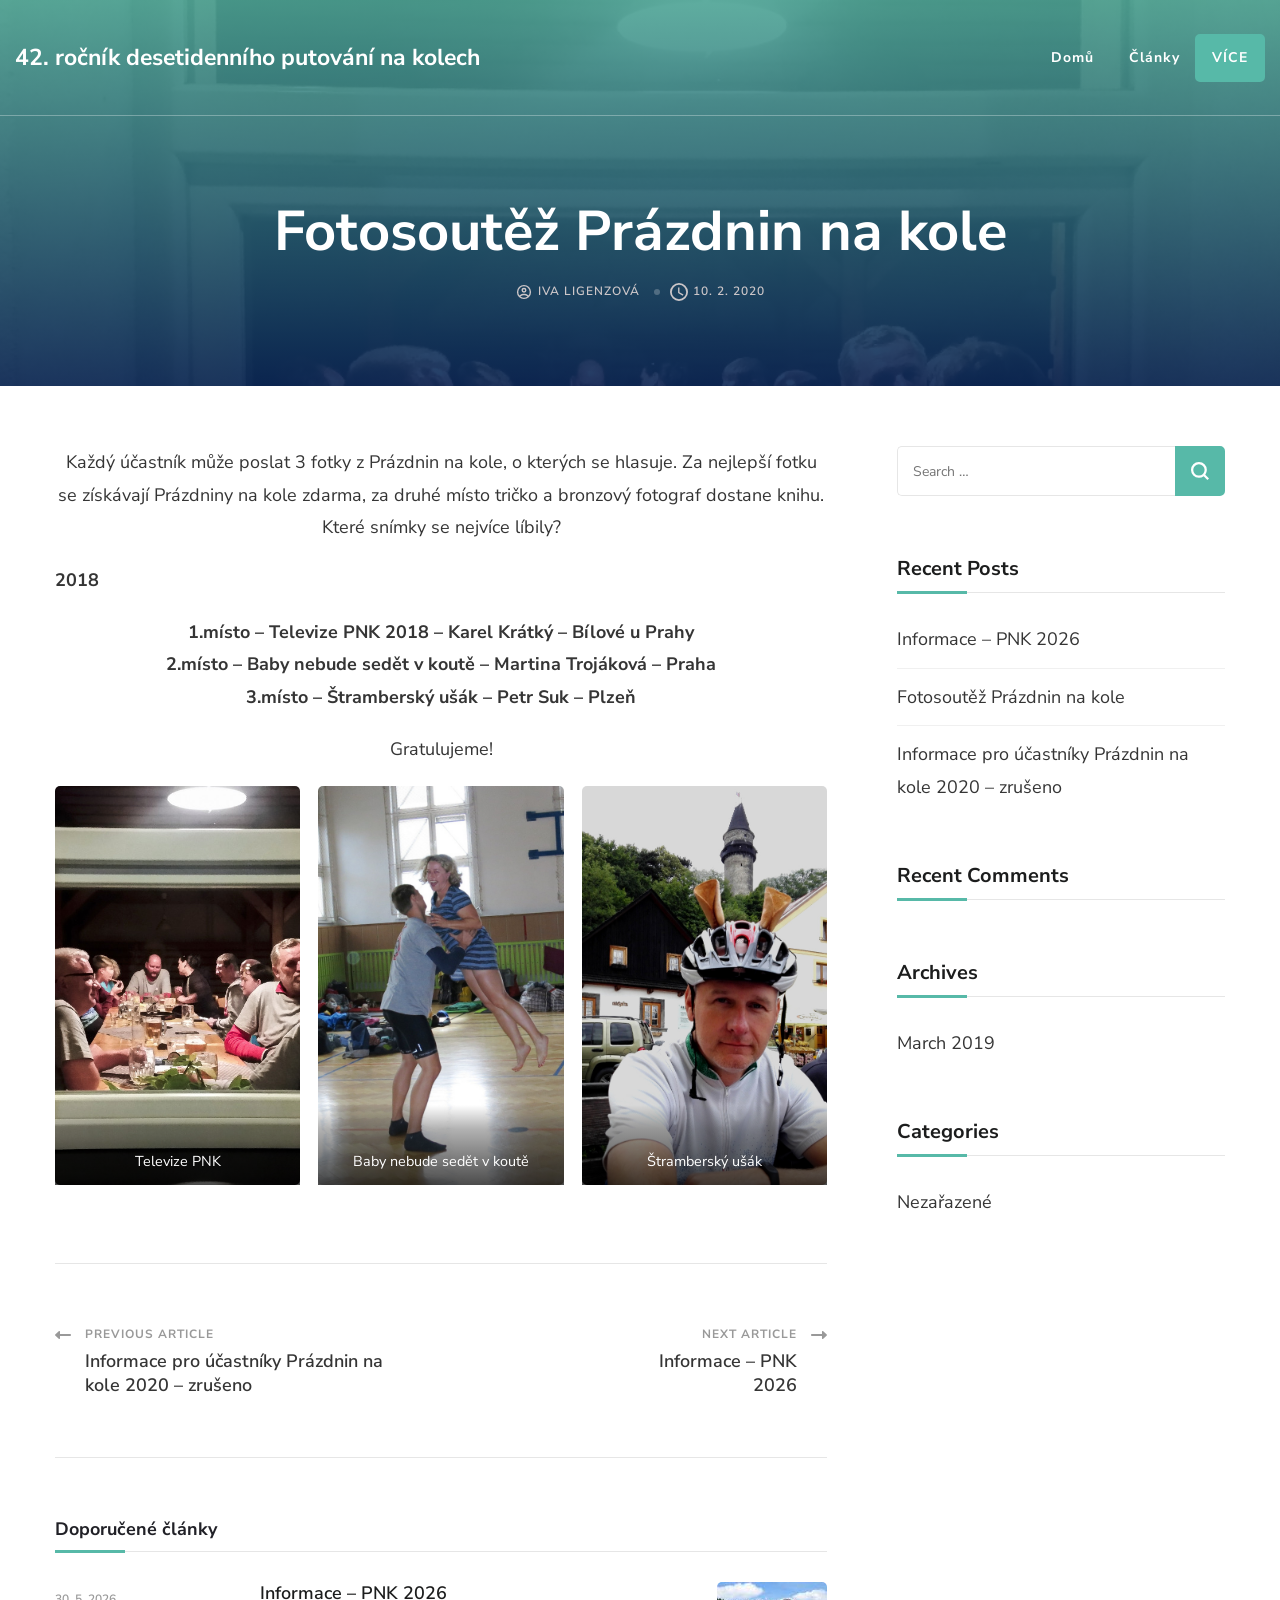
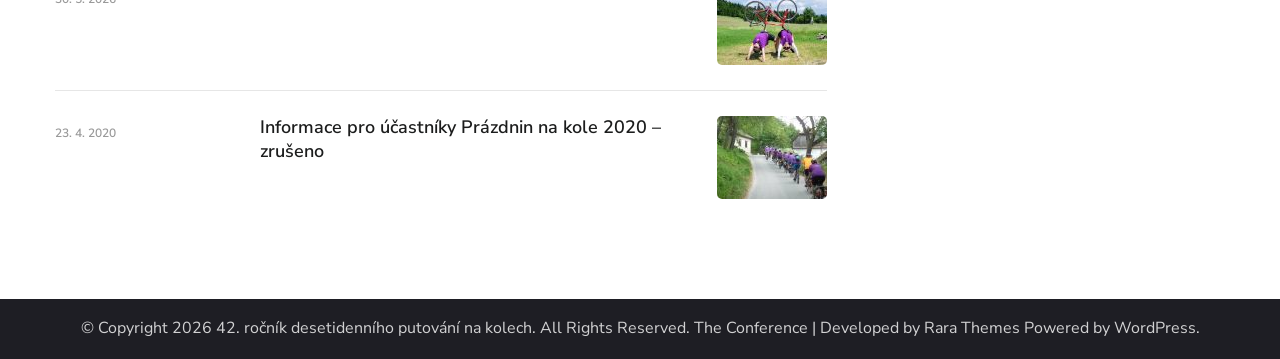
<file: fotosoutez-pnk-2018/index.html>
<!DOCTYPE html>
    <html lang="cs-CZ">
        <head itemscope itemtype="https://schema.org/WebSite">
           <meta charset="UTF-8">
    <meta name="viewport" content="width=device-width, initial-scale=1">
    <link rel="profile" href="http://gmpg.org/xfn/11">
    <title>Fotosoutěž Prázdnin na kole &#8211; 42. ročník desetidenního putování na kolech</title>
<meta name='robots' content='max-image-preview:large' />
<link rel='dns-prefetch' href='http://fonts.googleapis.com/' />
<style id="wp-img-auto-sizes-contain-inline-css">
img:is([sizes=auto i],[sizes^="auto," i]){contain-intrinsic-size:3000px 1500px}
/*# sourceURL=wp-img-auto-sizes-contain-inline-css */
</style>
<style id="wp-block-library-inline-css">
:root{--wp-block-synced-color:#7a00df;--wp-block-synced-color--rgb:122,0,223;--wp-bound-block-color:var(--wp-block-synced-color);--wp-editor-canvas-background:#ddd;--wp-admin-theme-color:#007cba;--wp-admin-theme-color--rgb:0,124,186;--wp-admin-theme-color-darker-10:#006ba1;--wp-admin-theme-color-darker-10--rgb:0,107,160.5;--wp-admin-theme-color-darker-20:#005a87;--wp-admin-theme-color-darker-20--rgb:0,90,135;--wp-admin-border-width-focus:2px}@media (min-resolution:192dpi){:root{--wp-admin-border-width-focus:1.5px}}.wp-element-button{cursor:pointer}:root .has-very-light-gray-background-color{background-color:#eee}:root .has-very-dark-gray-background-color{background-color:#313131}:root .has-very-light-gray-color{color:#eee}:root .has-very-dark-gray-color{color:#313131}:root .has-vivid-green-cyan-to-vivid-cyan-blue-gradient-background{background:linear-gradient(135deg,#00d084,#0693e3)}:root .has-purple-crush-gradient-background{background:linear-gradient(135deg,#34e2e4,#4721fb 50%,#ab1dfe)}:root .has-hazy-dawn-gradient-background{background:linear-gradient(135deg,#faaca8,#dad0ec)}:root .has-subdued-olive-gradient-background{background:linear-gradient(135deg,#fafae1,#67a671)}:root .has-atomic-cream-gradient-background{background:linear-gradient(135deg,#fdd79a,#004a59)}:root .has-nightshade-gradient-background{background:linear-gradient(135deg,#330968,#31cdcf)}:root .has-midnight-gradient-background{background:linear-gradient(135deg,#020381,#2874fc)}:root{--wp--preset--font-size--normal:16px;--wp--preset--font-size--huge:42px}.has-regular-font-size{font-size:1em}.has-larger-font-size{font-size:2.625em}.has-normal-font-size{font-size:var(--wp--preset--font-size--normal)}.has-huge-font-size{font-size:var(--wp--preset--font-size--huge)}:root .has-text-align-center{text-align:center}:root .has-text-align-left{text-align:left}:root .has-text-align-right{text-align:right}.has-fit-text{white-space:nowrap!important}#end-resizable-editor-section{display:none}.aligncenter{clear:both}.items-justified-left{justify-content:flex-start}.items-justified-center{justify-content:center}.items-justified-right{justify-content:flex-end}.items-justified-space-between{justify-content:space-between}.screen-reader-text{word-wrap:normal!important;border:0;clip-path:inset(50%);height:1px;margin:-1px;overflow:hidden;padding:0;position:absolute;width:1px;word-break:normal!important}.screen-reader-text:focus{background-color:#ddd;clip-path:none;color:#444;display:block;font-size:1em;height:auto;left:5px;line-height:normal;padding:15px 23px 14px;text-decoration:none;top:5px;width:auto;z-index:100000}html :where(.has-border-color){border-style:solid}html :where([style^=border-color],[style*=";border-color"],[style*="; border-color"]){border-style:solid}html :where([style^=border-top-color],[style*=";border-top-color"],[style*="; border-top-color"]){border-top-style:solid}html :where([style^=border-right-color],[style*=";border-right-color"],[style*="; border-right-color"]){border-right-style:solid}html :where([style^=border-bottom-color],[style*=";border-bottom-color"],[style*="; border-bottom-color"]){border-bottom-style:solid}html :where([style^=border-left-color],[style*=";border-left-color"],[style*="; border-left-color"]){border-left-style:solid}html :where([style^=border-width],[style*=";border-width"],[style*="; border-width"]){border-style:solid}html :where([style^=border-top-width],[style*=";border-top-width"],[style*="; border-top-width"]){border-top-style:solid}html :where([style^=border-right-width],[style*=";border-right-width"],[style*="; border-right-width"]){border-right-style:solid}html :where([style^=border-bottom-width],[style*=";border-bottom-width"],[style*="; border-bottom-width"]){border-bottom-style:solid}html :where([style^=border-left-width],[style*=";border-left-width"],[style*="; border-left-width"]){border-left-style:solid}html :where(img[class*=wp-image-]){height:auto;max-width:100%}:where(figure){margin:0 0 1em}html :where(.is-position-sticky){--wp-admin--admin-bar--position-offset:var(--wp-admin--admin-bar--height,0px)}@media screen and (max-width:600px){html :where(.is-position-sticky){--wp-admin--admin-bar--position-offset:0px}}

/*# sourceURL=/wp-includes/css/dist/block-library/common.min.css */
</style>
<style id="wp-block-gallery-inline-css">
.blocks-gallery-grid:not(.has-nested-images),.wp-block-gallery:not(.has-nested-images){display:flex;flex-wrap:wrap;list-style-type:none;margin:0;padding:0}.blocks-gallery-grid:not(.has-nested-images) .blocks-gallery-image,.blocks-gallery-grid:not(.has-nested-images) .blocks-gallery-item,.wp-block-gallery:not(.has-nested-images) .blocks-gallery-image,.wp-block-gallery:not(.has-nested-images) .blocks-gallery-item{display:flex;flex-direction:column;flex-grow:1;justify-content:center;margin:0 1em 1em 0;position:relative;width:calc(50% - 1em)}.blocks-gallery-grid:not(.has-nested-images) .blocks-gallery-image:nth-of-type(2n),.blocks-gallery-grid:not(.has-nested-images) .blocks-gallery-item:nth-of-type(2n),.wp-block-gallery:not(.has-nested-images) .blocks-gallery-image:nth-of-type(2n),.wp-block-gallery:not(.has-nested-images) .blocks-gallery-item:nth-of-type(2n){margin-right:0}.blocks-gallery-grid:not(.has-nested-images) .blocks-gallery-image figure,.blocks-gallery-grid:not(.has-nested-images) .blocks-gallery-item figure,.wp-block-gallery:not(.has-nested-images) .blocks-gallery-image figure,.wp-block-gallery:not(.has-nested-images) .blocks-gallery-item figure{align-items:flex-end;display:flex;height:100%;justify-content:flex-start;margin:0}.blocks-gallery-grid:not(.has-nested-images) .blocks-gallery-image img,.blocks-gallery-grid:not(.has-nested-images) .blocks-gallery-item img,.wp-block-gallery:not(.has-nested-images) .blocks-gallery-image img,.wp-block-gallery:not(.has-nested-images) .blocks-gallery-item img{display:block;height:auto;max-width:100%;width:auto}.blocks-gallery-grid:not(.has-nested-images) .blocks-gallery-image figcaption,.blocks-gallery-grid:not(.has-nested-images) .blocks-gallery-item figcaption,.wp-block-gallery:not(.has-nested-images) .blocks-gallery-image figcaption,.wp-block-gallery:not(.has-nested-images) .blocks-gallery-item figcaption{background:linear-gradient(0deg,rgba(0,0,0,.7),rgba(0,0,0,.3) 70%,transparent);bottom:0;box-sizing:border-box;color:#fff;font-size:.8em;margin:0;max-height:100%;overflow:auto;padding:3em .77em .7em;position:absolute;text-align:center;width:100%;z-index:2}.blocks-gallery-grid:not(.has-nested-images) .blocks-gallery-image figcaption img,.blocks-gallery-grid:not(.has-nested-images) .blocks-gallery-item figcaption img,.wp-block-gallery:not(.has-nested-images) .blocks-gallery-image figcaption img,.wp-block-gallery:not(.has-nested-images) .blocks-gallery-item figcaption img{display:inline}.blocks-gallery-grid:not(.has-nested-images) figcaption,.wp-block-gallery:not(.has-nested-images) figcaption{flex-grow:1}.blocks-gallery-grid:not(.has-nested-images).is-cropped .blocks-gallery-image a,.blocks-gallery-grid:not(.has-nested-images).is-cropped .blocks-gallery-image img,.blocks-gallery-grid:not(.has-nested-images).is-cropped .blocks-gallery-item a,.blocks-gallery-grid:not(.has-nested-images).is-cropped .blocks-gallery-item img,.wp-block-gallery:not(.has-nested-images).is-cropped .blocks-gallery-image a,.wp-block-gallery:not(.has-nested-images).is-cropped .blocks-gallery-image img,.wp-block-gallery:not(.has-nested-images).is-cropped .blocks-gallery-item a,.wp-block-gallery:not(.has-nested-images).is-cropped .blocks-gallery-item img{flex:1;height:100%;-o-object-fit:cover;object-fit:cover;width:100%}.blocks-gallery-grid:not(.has-nested-images).columns-1 .blocks-gallery-image,.blocks-gallery-grid:not(.has-nested-images).columns-1 .blocks-gallery-item,.wp-block-gallery:not(.has-nested-images).columns-1 .blocks-gallery-image,.wp-block-gallery:not(.has-nested-images).columns-1 .blocks-gallery-item{margin-right:0;width:100%}@media (min-width:600px){.blocks-gallery-grid:not(.has-nested-images).columns-3 .blocks-gallery-image,.blocks-gallery-grid:not(.has-nested-images).columns-3 .blocks-gallery-item,.wp-block-gallery:not(.has-nested-images).columns-3 .blocks-gallery-image,.wp-block-gallery:not(.has-nested-images).columns-3 .blocks-gallery-item{margin-right:1em;width:calc(33.33333% - .66667em)}.blocks-gallery-grid:not(.has-nested-images).columns-4 .blocks-gallery-image,.blocks-gallery-grid:not(.has-nested-images).columns-4 .blocks-gallery-item,.wp-block-gallery:not(.has-nested-images).columns-4 .blocks-gallery-image,.wp-block-gallery:not(.has-nested-images).columns-4 .blocks-gallery-item{margin-right:1em;width:calc(25% - .75em)}.blocks-gallery-grid:not(.has-nested-images).columns-5 .blocks-gallery-image,.blocks-gallery-grid:not(.has-nested-images).columns-5 .blocks-gallery-item,.wp-block-gallery:not(.has-nested-images).columns-5 .blocks-gallery-image,.wp-block-gallery:not(.has-nested-images).columns-5 .blocks-gallery-item{margin-right:1em;width:calc(20% - .8em)}.blocks-gallery-grid:not(.has-nested-images).columns-6 .blocks-gallery-image,.blocks-gallery-grid:not(.has-nested-images).columns-6 .blocks-gallery-item,.wp-block-gallery:not(.has-nested-images).columns-6 .blocks-gallery-image,.wp-block-gallery:not(.has-nested-images).columns-6 .blocks-gallery-item{margin-right:1em;width:calc(16.66667% - .83333em)}.blocks-gallery-grid:not(.has-nested-images).columns-7 .blocks-gallery-image,.blocks-gallery-grid:not(.has-nested-images).columns-7 .blocks-gallery-item,.wp-block-gallery:not(.has-nested-images).columns-7 .blocks-gallery-image,.wp-block-gallery:not(.has-nested-images).columns-7 .blocks-gallery-item{margin-right:1em;width:calc(14.28571% - .85714em)}.blocks-gallery-grid:not(.has-nested-images).columns-8 .blocks-gallery-image,.blocks-gallery-grid:not(.has-nested-images).columns-8 .blocks-gallery-item,.wp-block-gallery:not(.has-nested-images).columns-8 .blocks-gallery-image,.wp-block-gallery:not(.has-nested-images).columns-8 .blocks-gallery-item{margin-right:1em;width:calc(12.5% - .875em)}.blocks-gallery-grid:not(.has-nested-images).columns-1 .blocks-gallery-image:nth-of-type(1n),.blocks-gallery-grid:not(.has-nested-images).columns-1 .blocks-gallery-item:nth-of-type(1n),.blocks-gallery-grid:not(.has-nested-images).columns-2 .blocks-gallery-image:nth-of-type(2n),.blocks-gallery-grid:not(.has-nested-images).columns-2 .blocks-gallery-item:nth-of-type(2n),.blocks-gallery-grid:not(.has-nested-images).columns-3 .blocks-gallery-image:nth-of-type(3n),.blocks-gallery-grid:not(.has-nested-images).columns-3 .blocks-gallery-item:nth-of-type(3n),.blocks-gallery-grid:not(.has-nested-images).columns-4 .blocks-gallery-image:nth-of-type(4n),.blocks-gallery-grid:not(.has-nested-images).columns-4 .blocks-gallery-item:nth-of-type(4n),.blocks-gallery-grid:not(.has-nested-images).columns-5 .blocks-gallery-image:nth-of-type(5n),.blocks-gallery-grid:not(.has-nested-images).columns-5 .blocks-gallery-item:nth-of-type(5n),.blocks-gallery-grid:not(.has-nested-images).columns-6 .blocks-gallery-image:nth-of-type(6n),.blocks-gallery-grid:not(.has-nested-images).columns-6 .blocks-gallery-item:nth-of-type(6n),.blocks-gallery-grid:not(.has-nested-images).columns-7 .blocks-gallery-image:nth-of-type(7n),.blocks-gallery-grid:not(.has-nested-images).columns-7 .blocks-gallery-item:nth-of-type(7n),.blocks-gallery-grid:not(.has-nested-images).columns-8 .blocks-gallery-image:nth-of-type(8n),.blocks-gallery-grid:not(.has-nested-images).columns-8 .blocks-gallery-item:nth-of-type(8n),.wp-block-gallery:not(.has-nested-images).columns-1 .blocks-gallery-image:nth-of-type(1n),.wp-block-gallery:not(.has-nested-images).columns-1 .blocks-gallery-item:nth-of-type(1n),.wp-block-gallery:not(.has-nested-images).columns-2 .blocks-gallery-image:nth-of-type(2n),.wp-block-gallery:not(.has-nested-images).columns-2 .blocks-gallery-item:nth-of-type(2n),.wp-block-gallery:not(.has-nested-images).columns-3 .blocks-gallery-image:nth-of-type(3n),.wp-block-gallery:not(.has-nested-images).columns-3 .blocks-gallery-item:nth-of-type(3n),.wp-block-gallery:not(.has-nested-images).columns-4 .blocks-gallery-image:nth-of-type(4n),.wp-block-gallery:not(.has-nested-images).columns-4 .blocks-gallery-item:nth-of-type(4n),.wp-block-gallery:not(.has-nested-images).columns-5 .blocks-gallery-image:nth-of-type(5n),.wp-block-gallery:not(.has-nested-images).columns-5 .blocks-gallery-item:nth-of-type(5n),.wp-block-gallery:not(.has-nested-images).columns-6 .blocks-gallery-image:nth-of-type(6n),.wp-block-gallery:not(.has-nested-images).columns-6 .blocks-gallery-item:nth-of-type(6n),.wp-block-gallery:not(.has-nested-images).columns-7 .blocks-gallery-image:nth-of-type(7n),.wp-block-gallery:not(.has-nested-images).columns-7 .blocks-gallery-item:nth-of-type(7n),.wp-block-gallery:not(.has-nested-images).columns-8 .blocks-gallery-image:nth-of-type(8n),.wp-block-gallery:not(.has-nested-images).columns-8 .blocks-gallery-item:nth-of-type(8n){margin-right:0}}.blocks-gallery-grid:not(.has-nested-images) .blocks-gallery-image:last-child,.blocks-gallery-grid:not(.has-nested-images) .blocks-gallery-item:last-child,.wp-block-gallery:not(.has-nested-images) .blocks-gallery-image:last-child,.wp-block-gallery:not(.has-nested-images) .blocks-gallery-item:last-child{margin-right:0}.blocks-gallery-grid:not(.has-nested-images).alignleft,.blocks-gallery-grid:not(.has-nested-images).alignright,.wp-block-gallery:not(.has-nested-images).alignleft,.wp-block-gallery:not(.has-nested-images).alignright{max-width:420px;width:100%}.blocks-gallery-grid:not(.has-nested-images).aligncenter .blocks-gallery-item figure,.wp-block-gallery:not(.has-nested-images).aligncenter .blocks-gallery-item figure{justify-content:center}.wp-block-gallery:not(.is-cropped) .blocks-gallery-item{align-self:flex-start}figure.wp-block-gallery.has-nested-images{align-items:normal}.wp-block-gallery.has-nested-images figure.wp-block-image:not(#individual-image){margin:0;width:calc(50% - var(--wp--style--unstable-gallery-gap, 16px)/2)}.wp-block-gallery.has-nested-images figure.wp-block-image{box-sizing:border-box;display:flex;flex-direction:column;flex-grow:1;justify-content:center;max-width:100%;position:relative}.wp-block-gallery.has-nested-images figure.wp-block-image>a,.wp-block-gallery.has-nested-images figure.wp-block-image>div{flex-direction:column;flex-grow:1;margin:0}.wp-block-gallery.has-nested-images figure.wp-block-image img{display:block;height:auto;max-width:100%!important;width:auto}.wp-block-gallery.has-nested-images figure.wp-block-image figcaption,.wp-block-gallery.has-nested-images figure.wp-block-image:has(figcaption):before{bottom:0;left:0;max-height:100%;position:absolute;right:0}.wp-block-gallery.has-nested-images figure.wp-block-image:has(figcaption):before{backdrop-filter:blur(3px);content:"";height:100%;-webkit-mask-image:linear-gradient(0deg,#000 20%,transparent);mask-image:linear-gradient(0deg,#000 20%,transparent);max-height:3em;pointer-events:none}.wp-block-gallery.has-nested-images figure.wp-block-image figcaption{box-sizing:border-box;color:#fff;font-size:13px;margin:0;overflow:auto;padding:1em;text-align:center;text-shadow:0 0 1.5px #000}.wp-block-gallery.has-nested-images figure.wp-block-image figcaption::-webkit-scrollbar{height:12px;width:12px}.wp-block-gallery.has-nested-images figure.wp-block-image figcaption::-webkit-scrollbar-track{background-color:transparent}.wp-block-gallery.has-nested-images figure.wp-block-image figcaption::-webkit-scrollbar-thumb{background-clip:padding-box;background-color:transparent;border:3px solid transparent;border-radius:8px}.wp-block-gallery.has-nested-images figure.wp-block-image figcaption:focus-within::-webkit-scrollbar-thumb,.wp-block-gallery.has-nested-images figure.wp-block-image figcaption:focus::-webkit-scrollbar-thumb,.wp-block-gallery.has-nested-images figure.wp-block-image figcaption:hover::-webkit-scrollbar-thumb{background-color:hsla(0,0%,100%,.8)}.wp-block-gallery.has-nested-images figure.wp-block-image figcaption{scrollbar-color:transparent transparent;scrollbar-gutter:stable both-edges;scrollbar-width:thin}.wp-block-gallery.has-nested-images figure.wp-block-image figcaption:focus,.wp-block-gallery.has-nested-images figure.wp-block-image figcaption:focus-within,.wp-block-gallery.has-nested-images figure.wp-block-image figcaption:hover{scrollbar-color:hsla(0,0%,100%,.8) transparent}.wp-block-gallery.has-nested-images figure.wp-block-image figcaption{will-change:transform}@media (hover:none){.wp-block-gallery.has-nested-images figure.wp-block-image figcaption{scrollbar-color:hsla(0,0%,100%,.8) transparent}}.wp-block-gallery.has-nested-images figure.wp-block-image figcaption{background:linear-gradient(0deg,rgba(0,0,0,.4),transparent)}.wp-block-gallery.has-nested-images figure.wp-block-image figcaption img{display:inline}.wp-block-gallery.has-nested-images figure.wp-block-image figcaption a{color:inherit}.wp-block-gallery.has-nested-images figure.wp-block-image.has-custom-border img{box-sizing:border-box}.wp-block-gallery.has-nested-images figure.wp-block-image.has-custom-border>a,.wp-block-gallery.has-nested-images figure.wp-block-image.has-custom-border>div,.wp-block-gallery.has-nested-images figure.wp-block-image.is-style-rounded>a,.wp-block-gallery.has-nested-images figure.wp-block-image.is-style-rounded>div{flex:1 1 auto}.wp-block-gallery.has-nested-images figure.wp-block-image.has-custom-border figcaption,.wp-block-gallery.has-nested-images figure.wp-block-image.is-style-rounded figcaption{background:none;color:inherit;flex:initial;margin:0;padding:10px 10px 9px;position:relative;text-shadow:none}.wp-block-gallery.has-nested-images figure.wp-block-image.has-custom-border:before,.wp-block-gallery.has-nested-images figure.wp-block-image.is-style-rounded:before{content:none}.wp-block-gallery.has-nested-images figcaption{flex-basis:100%;flex-grow:1;text-align:center}.wp-block-gallery.has-nested-images:not(.is-cropped) figure.wp-block-image:not(#individual-image){margin-bottom:auto;margin-top:0}.wp-block-gallery.has-nested-images.is-cropped figure.wp-block-image:not(#individual-image){align-self:inherit}.wp-block-gallery.has-nested-images.is-cropped figure.wp-block-image:not(#individual-image)>a,.wp-block-gallery.has-nested-images.is-cropped figure.wp-block-image:not(#individual-image)>div:not(.components-drop-zone){display:flex}.wp-block-gallery.has-nested-images.is-cropped figure.wp-block-image:not(#individual-image) a,.wp-block-gallery.has-nested-images.is-cropped figure.wp-block-image:not(#individual-image) img{flex:1 0 0%;height:100%;-o-object-fit:cover;object-fit:cover;width:100%}.wp-block-gallery.has-nested-images.columns-1 figure.wp-block-image:not(#individual-image){width:100%}@media (min-width:600px){.wp-block-gallery.has-nested-images.columns-3 figure.wp-block-image:not(#individual-image){width:calc(33.33333% - var(--wp--style--unstable-gallery-gap, 16px)*.66667)}.wp-block-gallery.has-nested-images.columns-4 figure.wp-block-image:not(#individual-image){width:calc(25% - var(--wp--style--unstable-gallery-gap, 16px)*.75)}.wp-block-gallery.has-nested-images.columns-5 figure.wp-block-image:not(#individual-image){width:calc(20% - var(--wp--style--unstable-gallery-gap, 16px)*.8)}.wp-block-gallery.has-nested-images.columns-6 figure.wp-block-image:not(#individual-image){width:calc(16.66667% - var(--wp--style--unstable-gallery-gap, 16px)*.83333)}.wp-block-gallery.has-nested-images.columns-7 figure.wp-block-image:not(#individual-image){width:calc(14.28571% - var(--wp--style--unstable-gallery-gap, 16px)*.85714)}.wp-block-gallery.has-nested-images.columns-8 figure.wp-block-image:not(#individual-image){width:calc(12.5% - var(--wp--style--unstable-gallery-gap, 16px)*.875)}.wp-block-gallery.has-nested-images.columns-default figure.wp-block-image:not(#individual-image){width:calc(33.33% - var(--wp--style--unstable-gallery-gap, 16px)*.66667)}.wp-block-gallery.has-nested-images.columns-default figure.wp-block-image:not(#individual-image):first-child:nth-last-child(2),.wp-block-gallery.has-nested-images.columns-default figure.wp-block-image:not(#individual-image):first-child:nth-last-child(2)~figure.wp-block-image:not(#individual-image){width:calc(50% - var(--wp--style--unstable-gallery-gap, 16px)*.5)}.wp-block-gallery.has-nested-images.columns-default figure.wp-block-image:not(#individual-image):first-child:last-child{width:100%}}.wp-block-gallery.has-nested-images.alignleft,.wp-block-gallery.has-nested-images.alignright{max-width:420px;width:100%}.wp-block-gallery.has-nested-images.aligncenter{justify-content:center}
/*# sourceURL=https://www.prazdninynakole.cz/wp-includes/blocks/gallery/style.min.css */
</style>
<style id="wp-block-paragraph-inline-css">
.is-small-text{font-size:.875em}.is-regular-text{font-size:1em}.is-large-text{font-size:2.25em}.is-larger-text{font-size:3em}.has-drop-cap:not(:focus):first-letter{float:left;font-size:8.4em;font-style:normal;font-weight:100;line-height:.68;margin:.05em .1em 0 0;text-transform:uppercase}body.rtl .has-drop-cap:not(:focus):first-letter{float:none;margin-left:.1em}p.has-drop-cap.has-background{overflow:hidden}:root :where(p.has-background){padding:1.25em 2.375em}:where(p.has-text-color:not(.has-link-color)) a{color:inherit}p.has-text-align-left[style*="writing-mode:vertical-lr"],p.has-text-align-right[style*="writing-mode:vertical-rl"]{rotate:180deg}
/*# sourceURL=https://www.prazdninynakole.cz/wp-includes/blocks/paragraph/style.min.css */
</style>

<style id="classic-theme-styles-inline-css">
/*! This file is auto-generated */
.wp-block-button__link{color:#fff;background-color:#32373c;border-radius:9999px;box-shadow:none;text-decoration:none;padding:calc(.667em + 2px) calc(1.333em + 2px);font-size:1.125em}.wp-block-file__button{background:#32373c;color:#fff;text-decoration:none}
/*# sourceURL=/wp-includes/css/classic-themes.min.css */
</style>

<style id="global-styles-inline-css">
:root{--wp--preset--aspect-ratio--square: 1;--wp--preset--aspect-ratio--4-3: 4/3;--wp--preset--aspect-ratio--3-4: 3/4;--wp--preset--aspect-ratio--3-2: 3/2;--wp--preset--aspect-ratio--2-3: 2/3;--wp--preset--aspect-ratio--16-9: 16/9;--wp--preset--aspect-ratio--9-16: 9/16;--wp--preset--color--black: #000000;--wp--preset--color--cyan-bluish-gray: #abb8c3;--wp--preset--color--white: #ffffff;--wp--preset--color--pale-pink: #f78da7;--wp--preset--color--vivid-red: #cf2e2e;--wp--preset--color--luminous-vivid-orange: #ff6900;--wp--preset--color--luminous-vivid-amber: #fcb900;--wp--preset--color--light-green-cyan: #7bdcb5;--wp--preset--color--vivid-green-cyan: #00d084;--wp--preset--color--pale-cyan-blue: #8ed1fc;--wp--preset--color--vivid-cyan-blue: #0693e3;--wp--preset--color--vivid-purple: #9b51e0;--wp--preset--gradient--vivid-cyan-blue-to-vivid-purple: linear-gradient(135deg,rgb(6,147,227) 0%,rgb(155,81,224) 100%);--wp--preset--gradient--light-green-cyan-to-vivid-green-cyan: linear-gradient(135deg,rgb(122,220,180) 0%,rgb(0,208,130) 100%);--wp--preset--gradient--luminous-vivid-amber-to-luminous-vivid-orange: linear-gradient(135deg,rgb(252,185,0) 0%,rgb(255,105,0) 100%);--wp--preset--gradient--luminous-vivid-orange-to-vivid-red: linear-gradient(135deg,rgb(255,105,0) 0%,rgb(207,46,46) 100%);--wp--preset--gradient--very-light-gray-to-cyan-bluish-gray: linear-gradient(135deg,rgb(238,238,238) 0%,rgb(169,184,195) 100%);--wp--preset--gradient--cool-to-warm-spectrum: linear-gradient(135deg,rgb(74,234,220) 0%,rgb(151,120,209) 20%,rgb(207,42,186) 40%,rgb(238,44,130) 60%,rgb(251,105,98) 80%,rgb(254,248,76) 100%);--wp--preset--gradient--blush-light-purple: linear-gradient(135deg,rgb(255,206,236) 0%,rgb(152,150,240) 100%);--wp--preset--gradient--blush-bordeaux: linear-gradient(135deg,rgb(254,205,165) 0%,rgb(254,45,45) 50%,rgb(107,0,62) 100%);--wp--preset--gradient--luminous-dusk: linear-gradient(135deg,rgb(255,203,112) 0%,rgb(199,81,192) 50%,rgb(65,88,208) 100%);--wp--preset--gradient--pale-ocean: linear-gradient(135deg,rgb(255,245,203) 0%,rgb(182,227,212) 50%,rgb(51,167,181) 100%);--wp--preset--gradient--electric-grass: linear-gradient(135deg,rgb(202,248,128) 0%,rgb(113,206,126) 100%);--wp--preset--gradient--midnight: linear-gradient(135deg,rgb(2,3,129) 0%,rgb(40,116,252) 100%);--wp--preset--font-size--small: 13px;--wp--preset--font-size--medium: 20px;--wp--preset--font-size--large: 36px;--wp--preset--font-size--x-large: 42px;--wp--preset--spacing--20: 0.44rem;--wp--preset--spacing--30: 0.67rem;--wp--preset--spacing--40: 1rem;--wp--preset--spacing--50: 1.5rem;--wp--preset--spacing--60: 2.25rem;--wp--preset--spacing--70: 3.38rem;--wp--preset--spacing--80: 5.06rem;--wp--preset--shadow--natural: 6px 6px 9px rgba(0, 0, 0, 0.2);--wp--preset--shadow--deep: 12px 12px 50px rgba(0, 0, 0, 0.4);--wp--preset--shadow--sharp: 6px 6px 0px rgba(0, 0, 0, 0.2);--wp--preset--shadow--outlined: 6px 6px 0px -3px rgb(255, 255, 255), 6px 6px rgb(0, 0, 0);--wp--preset--shadow--crisp: 6px 6px 0px rgb(0, 0, 0);}.wp-block-button{--wp--preset--dimension--25: 25%;--wp--preset--dimension--50: 50%;--wp--preset--dimension--75: 75%;--wp--preset--dimension--100: 100%;}:where(body) { margin: 0; }:where(.is-layout-flex){gap: 0.5em;}:where(.is-layout-grid){gap: 0.5em;}body .is-layout-flex{display: flex;}.is-layout-flex{flex-wrap: wrap;align-items: center;}.is-layout-flex > :is(*, div){margin: 0;}body .is-layout-grid{display: grid;}.is-layout-grid > :is(*, div){margin: 0;}body{padding-top: 0px;padding-right: 0px;padding-bottom: 0px;padding-left: 0px;}:root :where(.wp-element-button, .wp-block-button__link){background-color: #32373c;border-width: 0;color: #fff;font-family: inherit;font-size: inherit;font-style: inherit;font-weight: inherit;letter-spacing: inherit;line-height: inherit;padding-top: calc(0.667em + 2px);padding-right: calc(1.333em + 2px);padding-bottom: calc(0.667em + 2px);padding-left: calc(1.333em + 2px);text-decoration: none;text-transform: inherit;}.has-black-color{color: var(--wp--preset--color--black) !important;}.has-cyan-bluish-gray-color{color: var(--wp--preset--color--cyan-bluish-gray) !important;}.has-white-color{color: var(--wp--preset--color--white) !important;}.has-pale-pink-color{color: var(--wp--preset--color--pale-pink) !important;}.has-vivid-red-color{color: var(--wp--preset--color--vivid-red) !important;}.has-luminous-vivid-orange-color{color: var(--wp--preset--color--luminous-vivid-orange) !important;}.has-luminous-vivid-amber-color{color: var(--wp--preset--color--luminous-vivid-amber) !important;}.has-light-green-cyan-color{color: var(--wp--preset--color--light-green-cyan) !important;}.has-vivid-green-cyan-color{color: var(--wp--preset--color--vivid-green-cyan) !important;}.has-pale-cyan-blue-color{color: var(--wp--preset--color--pale-cyan-blue) !important;}.has-vivid-cyan-blue-color{color: var(--wp--preset--color--vivid-cyan-blue) !important;}.has-vivid-purple-color{color: var(--wp--preset--color--vivid-purple) !important;}.has-black-background-color{background-color: var(--wp--preset--color--black) !important;}.has-cyan-bluish-gray-background-color{background-color: var(--wp--preset--color--cyan-bluish-gray) !important;}.has-white-background-color{background-color: var(--wp--preset--color--white) !important;}.has-pale-pink-background-color{background-color: var(--wp--preset--color--pale-pink) !important;}.has-vivid-red-background-color{background-color: var(--wp--preset--color--vivid-red) !important;}.has-luminous-vivid-orange-background-color{background-color: var(--wp--preset--color--luminous-vivid-orange) !important;}.has-luminous-vivid-amber-background-color{background-color: var(--wp--preset--color--luminous-vivid-amber) !important;}.has-light-green-cyan-background-color{background-color: var(--wp--preset--color--light-green-cyan) !important;}.has-vivid-green-cyan-background-color{background-color: var(--wp--preset--color--vivid-green-cyan) !important;}.has-pale-cyan-blue-background-color{background-color: var(--wp--preset--color--pale-cyan-blue) !important;}.has-vivid-cyan-blue-background-color{background-color: var(--wp--preset--color--vivid-cyan-blue) !important;}.has-vivid-purple-background-color{background-color: var(--wp--preset--color--vivid-purple) !important;}.has-black-border-color{border-color: var(--wp--preset--color--black) !important;}.has-cyan-bluish-gray-border-color{border-color: var(--wp--preset--color--cyan-bluish-gray) !important;}.has-white-border-color{border-color: var(--wp--preset--color--white) !important;}.has-pale-pink-border-color{border-color: var(--wp--preset--color--pale-pink) !important;}.has-vivid-red-border-color{border-color: var(--wp--preset--color--vivid-red) !important;}.has-luminous-vivid-orange-border-color{border-color: var(--wp--preset--color--luminous-vivid-orange) !important;}.has-luminous-vivid-amber-border-color{border-color: var(--wp--preset--color--luminous-vivid-amber) !important;}.has-light-green-cyan-border-color{border-color: var(--wp--preset--color--light-green-cyan) !important;}.has-vivid-green-cyan-border-color{border-color: var(--wp--preset--color--vivid-green-cyan) !important;}.has-pale-cyan-blue-border-color{border-color: var(--wp--preset--color--pale-cyan-blue) !important;}.has-vivid-cyan-blue-border-color{border-color: var(--wp--preset--color--vivid-cyan-blue) !important;}.has-vivid-purple-border-color{border-color: var(--wp--preset--color--vivid-purple) !important;}.has-vivid-cyan-blue-to-vivid-purple-gradient-background{background: var(--wp--preset--gradient--vivid-cyan-blue-to-vivid-purple) !important;}.has-light-green-cyan-to-vivid-green-cyan-gradient-background{background: var(--wp--preset--gradient--light-green-cyan-to-vivid-green-cyan) !important;}.has-luminous-vivid-amber-to-luminous-vivid-orange-gradient-background{background: var(--wp--preset--gradient--luminous-vivid-amber-to-luminous-vivid-orange) !important;}.has-luminous-vivid-orange-to-vivid-red-gradient-background{background: var(--wp--preset--gradient--luminous-vivid-orange-to-vivid-red) !important;}.has-very-light-gray-to-cyan-bluish-gray-gradient-background{background: var(--wp--preset--gradient--very-light-gray-to-cyan-bluish-gray) !important;}.has-cool-to-warm-spectrum-gradient-background{background: var(--wp--preset--gradient--cool-to-warm-spectrum) !important;}.has-blush-light-purple-gradient-background{background: var(--wp--preset--gradient--blush-light-purple) !important;}.has-blush-bordeaux-gradient-background{background: var(--wp--preset--gradient--blush-bordeaux) !important;}.has-luminous-dusk-gradient-background{background: var(--wp--preset--gradient--luminous-dusk) !important;}.has-pale-ocean-gradient-background{background: var(--wp--preset--gradient--pale-ocean) !important;}.has-electric-grass-gradient-background{background: var(--wp--preset--gradient--electric-grass) !important;}.has-midnight-gradient-background{background: var(--wp--preset--gradient--midnight) !important;}.has-small-font-size{font-size: var(--wp--preset--font-size--small) !important;}.has-medium-font-size{font-size: var(--wp--preset--font-size--medium) !important;}.has-large-font-size{font-size: var(--wp--preset--font-size--large) !important;}.has-x-large-font-size{font-size: var(--wp--preset--font-size--x-large) !important;}
:where(.wp-block-gallery.is-layout-flex){gap: var( --wp--style--gallery-gap-default, var( --gallery-block--gutter-size, var( --wp--style--block-gap, 0.5em ) ) );}:where(.wp-block-gallery.is-layout-grid){gap: var( --wp--style--gallery-gap-default, var( --gallery-block--gutter-size, var( --wp--style--block-gap, 0.5em ) ) );}
/*# sourceURL=global-styles-inline-css */
</style>

<link rel='stylesheet' id='animate-css' href='../wp-content/themes/the-conference/css/animate.min.css' media='all' />
<link rel='stylesheet' id='the-conference-google-fonts-css' href='https://fonts.googleapis.com/css?family=Nunito+Sans%3A200%2C200i%2C300%2C300i%2C400%2C400i%2C600%2C600i%2C700%2C700i%2C800%2C800i%2C900%2C900i#038;subset=latin,latin-ext' media='all' />
<link rel='stylesheet' id='the-conference-css' href='../wp-content/themes/the-conference/style.css' media='all' />
<script id="jquery-core-js" src="../wp-includes/js/jquery/jquery.min.js"></script>
<script id="jquery-migrate-js" src="../wp-includes/js/jquery/jquery-migrate.min.js"></script>
<meta name="generator" content="WordPress 7.1.3" />
<link rel="canonical" href="index.html" />
<style>.recentcomments a{display:inline !important;padding:0 !important;margin:0 !important;}</style><link rel="icon" href="../wp-content/uploads/2019/03/cropped-cyklokroužek-logo-single-1-32x32.jpg" sizes="32x32" />
<link rel="icon" href="../wp-content/uploads/2019/03/cropped-cyklokroužek-logo-single-1-192x192.jpg" sizes="192x192" />
<link rel="apple-touch-icon" href="../wp-content/uploads/2019/03/cropped-cyklokroužek-logo-single-1-180x180.jpg" />
<meta name="msapplication-TileImage" content="https://www.prazdninynakole.cz/wp-content/uploads/2019/03/cropped-cyklokroužek-logo-single-1-270x270.jpg" />
<style id="core-block-supports-inline-css">
.wp-block-gallery.wp-block-gallery-1{--wp--style--unstable-gallery-gap:var( --wp--style--gallery-gap-default, var( --gallery-block--gutter-size, var( --wp--style--block-gap, 0.5em ) ) );}
/*# sourceURL=core-block-supports-inline-css */
</style>

</head>

<body class="wp-singular post-template-default single single-post postid-69 single-format-standard wp-theme-the-conference rightsidebar" itemscope itemtype="https://schema.org/WebPage">
    
          <button class="toggle-btn" data-toggle-target=".main-menu-modal" data-toggle-body-class="showing-main-menu-modal" aria-expanded="false" data-set-focus=".close-main-nav-toggle"><span class="bar"></span><span class="bar"></span><span class="bar"></span></button>
      
    <div class="nav-wrap mobile-menu-wrapper">
            <nav id="mobile-site-navigation" class="main-navigation mobile-navigation">        
        <div class="primary-menu-list main-menu-modal cover-modal" data-modal-target-string=".main-menu-modal">
            <button class="close close-main-nav-toggle" data-toggle-target=".main-menu-modal" data-toggle-body-class="showing-main-menu-modal" aria-expanded="false" data-set-focus=".main-menu-modal">
                <span class="toggle-bar"></span> 
                <span class="toggle-bar"></span>
            </button>
            <div class="mobile-menu" aria-label="Mobile">
                <div class="menu-primary-container"><ul id="mobile-primary-menu" class="nav-menu main-menu-modal"><li id="menu-item-11" class="menu-item menu-item-type-post_type menu-item-object-page menu-item-home menu-item-11"><a href="../index.html">Domů</a></li>
<li id="menu-item-12" class="menu-item menu-item-type-post_type menu-item-object-page current_page_parent menu-item-12"><a href="../blog/index.html">Články</a></li>
</ul></div>                <div class="nav-btn"><a href="https://www.facebook.com/prazdninynakole" class="btn custom-link" target="_blank">VÍCE</a></div>            </div>
        </div>
    </nav><!-- #mobile-site-navigation -->
        </div>
    <div id="page" class="site">
        <a class="skip-link screen-reader-text" href="index.html#acc-content">Skip to content (Press Enter)</a>
        <header class="site-header" itemscope itemtype="https://schema.org/WPHeader">
        <div class="container">
                <div class="site-branding" itemscope itemtype="https://schema.org/Organization">
		<div class="site-title-wrap">                <p class="site-title" itemprop="name"><a href="../index.html" rel="home" itemprop="url">42. ročník desetidenního putování na kolech</a></p>
                    </div><!-- .site-title-wrap -->
	</div>    
                <div class="nav-wrap">
                        <nav id="site-navigation" class="main-navigation" role="navigation" itemscope itemtype="https://schema.org/SiteNavigationElement">
            <!-- <button type="button" class="toggle-button" >
                <span class="toggle-bar"></span>
                <span class="toggle-bar"></span>
                <span class="toggle-bar"></span>
            </button> -->
            <div class="menu-primary-container"><ul id="primary-menu" class="nav-menu"><li class="menu-item menu-item-type-post_type menu-item-object-page menu-item-home menu-item-11"><a href="../index.html">Domů</a></li>
<li class="menu-item menu-item-type-post_type menu-item-object-page current_page_parent menu-item-12"><a href="../blog/index.html">Články</a></li>
</ul></div>        </nav><!-- #site-navigation -->
    <div class="nav-btn"><a href="https://www.facebook.com/prazdninynakole" class="btn custom-link" target="_blank">VÍCE</a></div>            </div>
        </div>
    </header><!-- .site-header -->
   <div id="acc-content">     
        <div id="content" class="site-content">
            
    <header class="page-header"style="background: url(../wp-content/uploads/2019/03/Televize-PNK-2018-2.jpg) no-repeat;">
        <div class="container">
            <h1 class="page-title">Fotosoutěž Prázdnin na kole</h1><div class="entry-meta"><span class="byline" itemprop="author" itemscope itemtype="https://schema.org/Person"><svg xmlns="http://www.w3.org/2000/svg" viewBox="0 0 19 19"><defs><style>.auta{fill:none;}.auta,.autb{stroke:rgba(0,0,0,0);}.autb{fill:#ccc6c8;}</style></defs><g transform="translate(0.5 0.5)"><path class="auta" d="M0,0H18V18H0Z"/><g transform="translate(1.5 1.5)"><path class="autb" d="M9.5,2A7.5,7.5,0,1,0,17,9.5,7.5,7.5,0,0,0,9.5,2ZM5.8,14.21c.322-.675,2.287-1.335,3.7-1.335s3.382.66,3.7,1.335a5.944,5.944,0,0,1-7.395,0Zm8.468-1.088c-1.073-1.3-3.675-1.747-4.77-1.747s-3.7.443-4.77,1.747a6,6,0,1,1,9.54,0Z" transform="translate(-2 -2)"/><path class="autb" d="M11.125,6A2.625,2.625,0,1,0,13.75,8.625,2.618,2.618,0,0,0,11.125,6Zm0,3.75A1.125,1.125,0,1,1,12.25,8.625,1.123,1.123,0,0,1,11.125,9.75Z" transform="translate(-3.625 -3)"/></g></g></svg><span class="author" itemprop="name"><a class="url fn n" href="../author/iva-ligenzovagmail-com/index.html" itemprop="url">Iva Ligenzová</a></span></span><span class="posted-on"><svg xmlns="http://www.w3.org/2000/svg" viewBox="0 0 18 18"><defs><style>.clk{fill:#999;}</style></defs><g transform="translate(-2 -2)"><g transform="translate(2 2)"><path class="clk" d="M11,2a9,9,0,1,0,9,9A9.026,9.026,0,0,0,11,2Zm0,16.2A7.2,7.2,0,1,1,18.2,11,7.21,7.21,0,0,1,11,18.2Z" transform="translate(-2 -2)"/><path class="clk" d="M12.35,7H11v5.4l4.68,2.88.72-1.17-4.05-2.43Z" transform="translate(-2.9 -2.5)"/></g></g></svg><a href="index.html" rel="bookmark"><time class="entry-date published updated" datetime="2020-02-10T18:03:22+01:00" itemprop="dateModified">10. 2. 2020</time></time><time class="updated" datetime="2019-03-14T13:16:21+01:00" itemprop="datePublished">14. 3. 2019</time></a></span></div>        </div>
    </header>
            <div class="container">
        
	<div id="primary" class="content-area">
		<main id="main" class="site-main">

		
<article id="post-69" class="post-69 post type-post status-publish format-standard has-post-thumbnail hentry category-nezarazene">
        <div class="entry-content" itemprop="text">
		
<p class="has-text-align-center wp-block-paragraph">Každý účastník může poslat 3 fotky z Prázdnin na kole, o kterých se hlasuje. Za nejlepší fotku se získávají Prázdniny na kole zdarma, za druhé místo tričko a bronzový fotograf dostane knihu. Které snímky se nejvíce líbily?</p>



<p class="has-text-align-center wp-block-paragraph"> </p>



<p class="wp-block-paragraph"><strong>2018</strong></p>



<p class="has-text-align-center wp-block-paragraph"><strong>1.místo &#8211; Televize PNK 2018 &#8211; Karel Krátký &#8211; Bílové u Prahy<br>2.místo &#8211; Baby nebude sedět v koutě &#8211; Martina Trojáková &#8211; Praha<br>3.místo &#8211; Štramberský ušák &#8211; Petr Suk &#8211; Plzeň </strong></p>



<p class="wp-block-paragraph"></p>



<p class="has-text-align-center wp-block-paragraph">Gratulujeme!</p>



<figure class="wp-block-gallery columns-3 is-cropped wp-block-gallery-1 is-layout-flex wp-block-gallery-is-layout-flex"><ul class="blocks-gallery-grid"><li class="blocks-gallery-item"><figure><img decoding="async" width="1000" height="667" src="../wp-content/uploads/2019/03/Televize-PNK-2018-2.jpg" alt="" data-id="71" data-link="https://www.prazdninynakole.cz/wp-content/uploads/2019/03/Televize-PNK-2018-2.jpg" class="wp-image-71" srcset="../wp-content/uploads/2019/03/Televize-PNK-2018-2.jpg 1000w, ../wp-content/uploads/2019/03/Televize-PNK-2018-2-300x200.jpg 300w, ../wp-content/uploads/2019/03/Televize-PNK-2018-2-768x512.jpg 768w" sizes="(max-width: 1000px) 100vw, 1000px" /><figcaption class="blocks-gallery-item__caption">Televize PNK</figcaption></figure></li><li class="blocks-gallery-item"><figure><img decoding="async" width="750" height="1000" src="../wp-content/uploads/2019/03/1.Baby-nebude-sedět-v-koutě...-1-1.jpg" alt="" data-id="72" data-link="https://www.prazdninynakole.cz/wp-content/uploads/2019/03/1.Baby-nebude-sedět-v-koutě...-1-1.jpg" class="wp-image-72" srcset="../wp-content/uploads/2019/03/1.Baby-nebude-sedět-v-koutě...-1-1.jpg 750w, ../wp-content/uploads/2019/03/1.Baby-nebude-sedět-v-koutě...-1-1-225x300.jpg 225w" sizes="(max-width: 750px) 100vw, 750px" /><figcaption class="blocks-gallery-item__caption">Baby nebude sedět v koutě</figcaption></figure></li><li class="blocks-gallery-item"><figure><img loading="lazy" decoding="async" width="615" height="1000" src="../wp-content/uploads/2019/03/Štramberský-ušák-1.jpg" alt="" data-id="73" data-link="https://www.prazdninynakole.cz/wp-content/uploads/2019/03/Štramberský-ušák-1.jpg" class="wp-image-73" srcset="../wp-content/uploads/2019/03/Štramberský-ušák-1.jpg 615w, ../wp-content/uploads/2019/03/Štramberský-ušák-1-185x300.jpg 185w" sizes="auto, (max-width: 615px) 100vw, 615px" /><figcaption class="blocks-gallery-item__caption">Štramberský ušák</figcaption></figure></li></ul></figure>
	</div><!-- .entry-content -->
    	<footer class="entry-footer">
			</footer><!-- .entry-footer -->
	</article><!-- #post-69 -->
            
            <nav class="navigation post-navigation" role="navigation">
    			<h2 class="screen-reader-text">Post Navigation</h2>
    			<div class="nav-links">
    				<div class="nav-previous nav-holder"><a href="../ahoj-vsichni/index.html" rel="prev"><span class="meta-nav"><i class="fa fa-long-arrow-alt-left"></i>Previous Article</span><span class="post-title">Informace pro účastníky Prázdnin na kole 2020 &#8211; zrušeno</span></a></div><div class="nav-next nav-holder"><a href="../fotogalerie-z-minulych-akci/index.html" rel="next"><span class="meta-nav"><i class="fa fa-long-arrow-alt-right"></i>Next Article</span><span class="post-title">Informace &#8211; PNK 2026</span></a></div>    			</div>
    		</nav>        
                
        <div class="related-post">
            <h3 class="post-title"><span class="title-wrap">Doporučené články</span></h3><div class="article-wrap">                    <article class="post">
                        <figure class="post-thumbnail">
                            <a href="../fotogalerie-z-minulych-akci/index.html">
                                <img width="110" height="83" src="../wp-content/uploads/2019/03/unnamed-110x83.jpg" class="attachment-the-conference-related size-the-conference-related wp-post-image" alt="" itemprop="image" decoding="async" loading="lazy" />                            </a>
                        </figure>
                        <header class="entry-header">
                            <div class="entry-meta">
                                <span class="posted-on"><svg xmlns="http://www.w3.org/2000/svg" viewBox="0 0 18 18"><defs><style>.clk{fill:#999;}</style></defs><g transform="translate(-2 -2)"><g transform="translate(2 2)"><path class="clk" d="M11,2a9,9,0,1,0,9,9A9.026,9.026,0,0,0,11,2Zm0,16.2A7.2,7.2,0,1,1,18.2,11,7.21,7.21,0,0,1,11,18.2Z" transform="translate(-2 -2)"/><path class="clk" d="M12.35,7H11v5.4l4.68,2.88.72-1.17-4.05-2.43Z" transform="translate(-2.9 -2.5)"/></g></g></svg><a href="../fotogalerie-z-minulych-akci/index.html" rel="bookmark"><time class="entry-date published updated" datetime="2026-05-30T23:39:00+02:00" itemprop="dateModified">30. 5. 2026</time></time><time class="updated" datetime="2019-03-14T13:31:23+01:00" itemprop="datePublished">14. 3. 2019</time></a></span>                            </div> 
                            <h4 class="entry-title"><a href="../fotogalerie-z-minulych-akci/index.html" rel="bookmark">Informace &#8211; PNK 2026</a></h4>                       
                        </header>
                    </article>
                                    <article class="post">
                        <figure class="post-thumbnail">
                            <a href="../ahoj-vsichni/index.html">
                                <img width="110" height="83" src="../wp-content/uploads/2019/03/pnkuvod-110x83.jpg" class="attachment-the-conference-related size-the-conference-related wp-post-image" alt="" itemprop="image" decoding="async" loading="lazy" />                            </a>
                        </figure>
                        <header class="entry-header">
                            <div class="entry-meta">
                                <span class="posted-on"><svg xmlns="http://www.w3.org/2000/svg" viewBox="0 0 18 18"><defs><style>.clk{fill:#999;}</style></defs><g transform="translate(-2 -2)"><g transform="translate(2 2)"><path class="clk" d="M11,2a9,9,0,1,0,9,9A9.026,9.026,0,0,0,11,2Zm0,16.2A7.2,7.2,0,1,1,18.2,11,7.21,7.21,0,0,1,11,18.2Z" transform="translate(-2 -2)"/><path class="clk" d="M12.35,7H11v5.4l4.68,2.88.72-1.17-4.05-2.43Z" transform="translate(-2.9 -2.5)"/></g></g></svg><a href="../ahoj-vsichni/index.html" rel="bookmark"><time class="entry-date published updated" datetime="2020-04-23T14:59:42+02:00" itemprop="dateModified">23. 4. 2020</time></time><time class="updated" datetime="2019-03-14T13:16:12+01:00" itemprop="datePublished">14. 3. 2019</time></a></span>                            </div> 
                            <h4 class="entry-title"><a href="../ahoj-vsichni/index.html" rel="bookmark">Informace pro účastníky Prázdnin na kole 2020 &#8211; zrušeno</a></h4>                       
                        </header>
                    </article>
                </div><!-- .article-wrap -->           
            </div>
        		</main><!-- #main -->
	</div><!-- #primary -->


<aside id="secondary" class="widget-area" role="complementary" itemscope itemtype="https://schema.org/WPSideBar">
	<section id="search-2" class="widget widget_search"><form role="search" method="get" class="search-form" action="../index.html">
				<label>
					<span class="screen-reader-text">Search for:</span>
					<input type="search" class="search-field" placeholder="Search &hellip;" value="" name="s" />
				</label>
				<input type="submit" class="search-submit" value="Search" />
			</form></section>
		<section id="recent-posts-2" class="widget widget_recent_entries">
		<h2 class="widget-title" itemprop="name">Recent Posts</h2>
		<ul>
											<li>
					<a href="../fotogalerie-z-minulych-akci/index.html">Informace &#8211; PNK 2026</a>
									</li>
											<li>
					<a href="index.html" aria-current="page">Fotosoutěž Prázdnin na kole</a>
									</li>
											<li>
					<a href="../ahoj-vsichni/index.html">Informace pro účastníky Prázdnin na kole 2020 &#8211; zrušeno</a>
									</li>
					</ul>

		</section><section id="recent-comments-2" class="widget widget_recent_comments"><h2 class="widget-title" itemprop="name">Recent Comments</h2><ul id="recentcomments"></ul></section><section id="archives-2" class="widget widget_archive"><h2 class="widget-title" itemprop="name">Archives</h2>
			<ul>
					<li><a href='../2019/03/index.html'>March 2019</a></li>
			</ul>

			</section><section id="categories-2" class="widget widget_categories"><h2 class="widget-title" itemprop="name">Categories</h2>
			<ul>
					<li class="cat-item cat-item-1"><a href="../category/nezarazene/index.html">Nezařazené</a>
</li>
			</ul>

			</section></aside><!-- #secondary -->
    
            </div><!-- .container -->  
        </div><!-- .site-content -->
        <div class="overlay"></div>
    <footer id="colophon" class="site-footer" itemscope itemtype="https://schema.org/WPFooter">
        <div class="bottom-footer">
		<div class="container">
			<div class="site-info">            
            <span class="copyright">&copy; Copyright 2026 <a href="../index.html">42. ročník desetidenního putování na kolech</a>. All Rights Reserved. </span>The Conference | Developed by <a href="https://rarathemes.com/" rel="nofollow" target="_blank">Rara Themes</a></span><span class="wp-link"> Powered by <a href="https://wordpress.org/" target="_blank">WordPress</a>.</span>               
            </div>
		</div>
	</div>
        </footer><!-- #colophon -->
        </div><!-- #acc-content -->
    </div><!-- #page -->
    <script type="speculationrules">
{"prefetch":[{"source":"document","where":{"and":[{"href_matches":"/*"},{"not":{"href_matches":["/wp-*.php","/wp-admin/*","/wp-content/uploads/*","/wp-content/*","/wp-content/plugins/*","/wp-content/themes/the-conference/*","/*\\?(.+)"]}},{"not":{"selector_matches":"a[rel~=\"nofollow\"]"}},{"not":{"selector_matches":".no-prefetch, .no-prefetch a"}}]},"eagerness":"conservative"}]}
</script>
<script id="all-js" src="../wp-content/themes/the-conference/js/all.min.js"></script>
<script id="v4-shims-js" src="../wp-content/themes/the-conference/js/v4-shims.min.js"></script>
<script id="jquery-countdown-js" src="../wp-content/themes/the-conference/js/jquery.countdown.min.js"></script>
<script id="waypoints-js" src="../wp-content/themes/the-conference/js/waypoints.min.js"></script>
<script id="wow-js" src="../wp-content/themes/the-conference/js/wow.min.js"></script>
<script id="the-conference-modal-accessibility-js" src="../wp-content/themes/the-conference/js/modal-accessibility.min.js"></script>
<script id="jquery-ui-core-js-before">
jQuery.uiBackCompat = true;
//# sourceURL=jquery-ui-core-js-before
</script>
<script id="jquery-ui-core-js" src="../wp-includes/js/jquery/ui/core.min.js"></script>
<script id="jquery-ui-tabs-js" src="../wp-includes/js/jquery/ui/tabs.min.js"></script>
<script id="the-conference-js-extra">
var the_conference_data = {"rtl":"","singular":"1","banner_event_timer":""};
//# sourceURL=the-conference-js-extra
</script>
<script id="the-conference-js" src="../wp-content/themes/the-conference/js/custom.min.js"></script>
<svg style="position: absolute; width: 0; height: 0; overflow: hidden;" version="1.1" xmlns="http://www.w3.org/2000/svg" xmlns:xlink="http://www.w3.org/1999/xlink">
<defs>
<symbol id="icon-behance" viewBox="0 0 37 32">
<path class="path1" d="M33 6.054h-9.125v2.214h9.125v-2.214zM28.5 13.661q-1.607 0-2.607 0.938t-1.107 2.545h7.286q-0.321-3.482-3.571-3.482zM28.786 24.107q1.125 0 2.179-0.571t1.357-1.554h3.946q-1.786 5.482-7.625 5.482-3.821 0-6.080-2.357t-2.259-6.196q0-3.714 2.33-6.17t6.009-2.455q2.464 0 4.295 1.214t2.732 3.196 0.902 4.429q0 0.304-0.036 0.839h-11.75q0 1.982 1.027 3.063t2.973 1.080zM4.946 23.214h5.286q3.661 0 3.661-2.982 0-3.214-3.554-3.214h-5.393v6.196zM4.946 13.625h5.018q1.393 0 2.205-0.652t0.813-2.027q0-2.571-3.393-2.571h-4.643v5.25zM0 4.536h10.607q1.554 0 2.768 0.25t2.259 0.848 1.607 1.723 0.563 2.75q0 3.232-3.071 4.696 2.036 0.571 3.071 2.054t1.036 3.643q0 1.339-0.438 2.438t-1.179 1.848-1.759 1.268-2.161 0.75-2.393 0.232h-10.911v-22.5z"></path>
</symbol>
<symbol id="icon-deviantart" viewBox="0 0 18 32">
<path class="path1" d="M18.286 5.411l-5.411 10.393 0.429 0.554h4.982v7.411h-9.054l-0.786 0.536-2.536 4.875-0.536 0.536h-5.375v-5.411l5.411-10.411-0.429-0.536h-4.982v-7.411h9.054l0.786-0.536 2.536-4.875 0.536-0.536h5.375v5.411z"></path>
</symbol>
<symbol id="icon-medium" viewBox="0 0 32 32">
<path class="path1" d="M10.661 7.518v20.946q0 0.446-0.223 0.759t-0.652 0.313q-0.304 0-0.589-0.143l-8.304-4.161q-0.375-0.179-0.634-0.598t-0.259-0.83v-20.357q0-0.357 0.179-0.607t0.518-0.25q0.25 0 0.786 0.268l9.125 4.571q0.054 0.054 0.054 0.089zM11.804 9.321l9.536 15.464-9.536-4.75v-10.714zM32 9.643v18.821q0 0.446-0.25 0.723t-0.679 0.277-0.839-0.232l-7.875-3.929zM31.946 7.5q0 0.054-4.58 7.491t-5.366 8.705l-6.964-11.321 5.786-9.411q0.304-0.5 0.929-0.5 0.25 0 0.464 0.107l9.661 4.821q0.071 0.036 0.071 0.107z"></path>
</symbol>
<symbol id="icon-slideshare" viewBox="0 0 32 32">
<path class="path1" d="M15.589 13.214q0 1.482-1.134 2.545t-2.723 1.063-2.723-1.063-1.134-2.545q0-1.5 1.134-2.554t2.723-1.054 2.723 1.054 1.134 2.554zM24.554 13.214q0 1.482-1.125 2.545t-2.732 1.063q-1.589 0-2.723-1.063t-1.134-2.545q0-1.5 1.134-2.554t2.723-1.054q1.607 0 2.732 1.054t1.125 2.554zM28.571 16.429v-11.911q0-1.554-0.571-2.205t-1.982-0.652h-19.857q-1.482 0-2.009 0.607t-0.527 2.25v12.018q0.768 0.411 1.58 0.714t1.446 0.5 1.446 0.33 1.268 0.196 1.25 0.071 1.045 0.009 1.009-0.036 0.795-0.036q1.214-0.018 1.696 0.482 0.107 0.107 0.179 0.161 0.464 0.446 1.089 0.911 0.125-1.625 2.107-1.554 0.089 0 0.652 0.027t0.768 0.036 0.813 0.018 0.946-0.018 0.973-0.080 1.089-0.152 1.107-0.241 1.196-0.348 1.205-0.482 1.286-0.616zM31.482 16.339q-2.161 2.661-6.643 4.5 1.5 5.089-0.411 8.304-1.179 2.018-3.268 2.643-1.857 0.571-3.25-0.268-1.536-0.911-1.464-2.929l-0.018-5.821v-0.018q-0.143-0.036-0.438-0.107t-0.42-0.089l-0.018 6.036q0.071 2.036-1.482 2.929-1.411 0.839-3.268 0.268-2.089-0.643-3.25-2.679-1.875-3.214-0.393-8.268-4.482-1.839-6.643-4.5-0.446-0.661-0.071-1.125t1.071 0.018q0.054 0.036 0.196 0.125t0.196 0.143v-12.393q0-1.286 0.839-2.196t2.036-0.911h22.446q1.196 0 2.036 0.911t0.839 2.196v12.393l0.375-0.268q0.696-0.482 1.071-0.018t-0.071 1.125z"></path>
</symbol>
<symbol id="icon-snapchat-ghost" viewBox="0 0 30 32">
<path class="path1" d="M15.143 2.286q2.393-0.018 4.295 1.223t2.92 3.438q0.482 1.036 0.482 3.196 0 0.839-0.161 3.411 0.25 0.125 0.5 0.125 0.321 0 0.911-0.241t0.911-0.241q0.518 0 1 0.321t0.482 0.821q0 0.571-0.563 0.964t-1.232 0.563-1.232 0.518-0.563 0.848q0 0.268 0.214 0.768 0.661 1.464 1.83 2.679t2.58 1.804q0.5 0.214 1.429 0.411 0.5 0.107 0.5 0.625 0 1.25-3.911 1.839-0.125 0.196-0.196 0.696t-0.25 0.83-0.589 0.33q-0.357 0-1.107-0.116t-1.143-0.116q-0.661 0-1.107 0.089-0.571 0.089-1.125 0.402t-1.036 0.679-1.036 0.723-1.357 0.598-1.768 0.241q-0.929 0-1.723-0.241t-1.339-0.598-1.027-0.723-1.036-0.679-1.107-0.402q-0.464-0.089-1.125-0.089-0.429 0-1.17 0.134t-1.045 0.134q-0.446 0-0.625-0.33t-0.25-0.848-0.196-0.714q-3.911-0.589-3.911-1.839 0-0.518 0.5-0.625 0.929-0.196 1.429-0.411 1.393-0.571 2.58-1.804t1.83-2.679q0.214-0.5 0.214-0.768 0-0.5-0.563-0.848t-1.241-0.527-1.241-0.563-0.563-0.938q0-0.482 0.464-0.813t0.982-0.33q0.268 0 0.857 0.232t0.946 0.232q0.321 0 0.571-0.125-0.161-2.536-0.161-3.393 0-2.179 0.482-3.214 1.143-2.446 3.071-3.536t4.714-1.125z"></path>
</symbol>
<symbol id="icon-yelp" viewBox="0 0 27 32">
<path class="path1" d="M13.804 23.554v2.268q-0.018 5.214-0.107 5.446-0.214 0.571-0.911 0.714-0.964 0.161-3.241-0.679t-2.902-1.589q-0.232-0.268-0.304-0.643-0.018-0.214 0.071-0.464 0.071-0.179 0.607-0.839t3.232-3.857q0.018 0 1.071-1.25 0.268-0.339 0.705-0.438t0.884 0.063q0.429 0.179 0.67 0.518t0.223 0.75zM11.143 19.071q-0.054 0.982-0.929 1.25l-2.143 0.696q-4.911 1.571-5.214 1.571-0.625-0.036-0.964-0.643-0.214-0.446-0.304-1.339-0.143-1.357 0.018-2.973t0.536-2.223 1-0.571q0.232 0 3.607 1.375 1.25 0.518 2.054 0.839l1.5 0.607q0.411 0.161 0.634 0.545t0.205 0.866zM25.893 24.375q-0.125 0.964-1.634 2.875t-2.42 2.268q-0.661 0.25-1.125-0.125-0.25-0.179-3.286-5.125l-0.839-1.375q-0.25-0.375-0.205-0.821t0.348-0.821q0.625-0.768 1.482-0.464 0.018 0.018 2.125 0.714 3.625 1.179 4.321 1.42t0.839 0.366q0.5 0.393 0.393 1.089zM13.893 13.089q0.089 1.821-0.964 2.179-1.036 0.304-2.036-1.268l-6.75-10.679q-0.143-0.625 0.339-1.107 0.732-0.768 3.705-1.598t4.009-0.563q0.714 0.179 0.875 0.804 0.054 0.321 0.393 5.455t0.429 6.777zM25.714 15.018q0.054 0.696-0.464 1.054-0.268 0.179-5.875 1.536-1.196 0.268-1.625 0.411l0.018-0.036q-0.411 0.107-0.821-0.071t-0.661-0.571q-0.536-0.839 0-1.554 0.018-0.018 1.339-1.821 2.232-3.054 2.679-3.643t0.607-0.696q0.5-0.339 1.161-0.036 0.857 0.411 2.196 2.384t1.446 2.991v0.054z"></path>
</symbol>
<symbol id="icon-vine" viewBox="0 0 27 32">
<path class="path1" d="M26.732 14.768v3.536q-1.804 0.411-3.536 0.411-1.161 2.429-2.955 4.839t-3.241 3.848-2.286 1.902q-1.429 0.804-2.893-0.054-0.5-0.304-1.080-0.777t-1.518-1.491-1.83-2.295-1.92-3.286-1.884-4.357-1.634-5.616-1.259-6.964h5.054q0.464 3.893 1.25 7.116t1.866 5.661 2.17 4.205 2.5 3.482q3.018-3.018 5.125-7.25-2.536-1.286-3.982-3.929t-1.446-5.946q0-3.429 1.857-5.616t5.071-2.188q3.179 0 4.875 1.884t1.696 5.313q0 2.839-1.036 5.107-0.125 0.018-0.348 0.054t-0.821 0.036-1.125-0.107-1.107-0.455-0.902-0.92q0.554-1.839 0.554-3.286 0-1.554-0.518-2.357t-1.411-0.804q-0.946 0-1.518 0.884t-0.571 2.509q0 3.321 1.875 5.241t4.768 1.92q1.107 0 2.161-0.25z"></path>
</symbol>
<symbol id="icon-vk" viewBox="0 0 35 32">
<path class="path1" d="M34.232 9.286q0.411 1.143-2.679 5.25-0.429 0.571-1.161 1.518-1.393 1.786-1.607 2.339-0.304 0.732 0.25 1.446 0.304 0.375 1.446 1.464h0.018l0.071 0.071q2.518 2.339 3.411 3.946 0.054 0.089 0.116 0.223t0.125 0.473-0.009 0.607-0.446 0.491-1.054 0.223l-4.571 0.071q-0.429 0.089-1-0.089t-0.929-0.393l-0.357-0.214q-0.536-0.375-1.25-1.143t-1.223-1.384-1.089-1.036-1.009-0.277q-0.054 0.018-0.143 0.063t-0.304 0.259-0.384 0.527-0.304 0.929-0.116 1.384q0 0.268-0.063 0.491t-0.134 0.33l-0.071 0.089q-0.321 0.339-0.946 0.393h-2.054q-1.268 0.071-2.607-0.295t-2.348-0.946-1.839-1.179-1.259-1.027l-0.446-0.429q-0.179-0.179-0.491-0.536t-1.277-1.625-1.893-2.696-2.188-3.768-2.33-4.857q-0.107-0.286-0.107-0.482t0.054-0.286l0.071-0.107q0.268-0.339 1.018-0.339l4.893-0.036q0.214 0.036 0.411 0.116t0.286 0.152l0.089 0.054q0.286 0.196 0.429 0.571 0.357 0.893 0.821 1.848t0.732 1.455l0.286 0.518q0.518 1.071 1 1.857t0.866 1.223 0.741 0.688 0.607 0.25 0.482-0.089q0.036-0.018 0.089-0.089t0.214-0.393 0.241-0.839 0.17-1.446 0-2.232q-0.036-0.714-0.161-1.304t-0.25-0.821l-0.107-0.214q-0.446-0.607-1.518-0.768-0.232-0.036 0.089-0.429 0.304-0.339 0.679-0.536 0.946-0.464 4.268-0.429 1.464 0.018 2.411 0.232 0.357 0.089 0.598 0.241t0.366 0.429 0.188 0.571 0.063 0.813-0.018 0.982-0.045 1.259-0.027 1.473q0 0.196-0.018 0.75t-0.009 0.857 0.063 0.723 0.205 0.696 0.402 0.438q0.143 0.036 0.304 0.071t0.464-0.196 0.679-0.616 0.929-1.196 1.214-1.92q1.071-1.857 1.911-4.018 0.071-0.179 0.179-0.313t0.196-0.188l0.071-0.054 0.089-0.045t0.232-0.054 0.357-0.009l5.143-0.036q0.696-0.089 1.143 0.045t0.554 0.295z"></path>
</symbol>
<symbol id="icon-search" viewBox="0 0 30 32">
<path class="path1" d="M20.571 14.857q0-3.304-2.348-5.652t-5.652-2.348-5.652 2.348-2.348 5.652 2.348 5.652 5.652 2.348 5.652-2.348 2.348-5.652zM29.714 29.714q0 0.929-0.679 1.607t-1.607 0.679q-0.964 0-1.607-0.679l-6.125-6.107q-3.196 2.214-7.125 2.214-2.554 0-4.884-0.991t-4.018-2.679-2.679-4.018-0.991-4.884 0.991-4.884 2.679-4.018 4.018-2.679 4.884-0.991 4.884 0.991 4.018 2.679 2.679 4.018 0.991 4.884q0 3.929-2.214 7.125l6.125 6.125q0.661 0.661 0.661 1.607z"></path>
</symbol>
<symbol id="icon-envelope-o" viewBox="0 0 32 32">
<path class="path1" d="M29.714 26.857v-13.714q-0.571 0.643-1.232 1.179-4.786 3.679-7.607 6.036-0.911 0.768-1.482 1.196t-1.545 0.866-1.83 0.438h-0.036q-0.857 0-1.83-0.438t-1.545-0.866-1.482-1.196q-2.821-2.357-7.607-6.036-0.661-0.536-1.232-1.179v13.714q0 0.232 0.17 0.402t0.402 0.17h26.286q0.232 0 0.402-0.17t0.17-0.402zM29.714 8.089v-0.438t-0.009-0.232-0.054-0.223-0.098-0.161-0.161-0.134-0.25-0.045h-26.286q-0.232 0-0.402 0.17t-0.17 0.402q0 3 2.625 5.071 3.446 2.714 7.161 5.661 0.107 0.089 0.625 0.527t0.821 0.67 0.795 0.563 0.902 0.491 0.768 0.161h0.036q0.357 0 0.768-0.161t0.902-0.491 0.795-0.563 0.821-0.67 0.625-0.527q3.714-2.946 7.161-5.661 0.964-0.768 1.795-2.063t0.83-2.348zM32 7.429v19.429q0 1.179-0.839 2.018t-2.018 0.839h-26.286q-1.179 0-2.018-0.839t-0.839-2.018v-19.429q0-1.179 0.839-2.018t2.018-0.839h26.286q1.179 0 2.018 0.839t0.839 2.018z"></path>
</symbol>
<symbol id="icon-close" viewBox="0 0 25 32">
<path class="path1" d="M23.179 23.607q0 0.714-0.5 1.214l-2.429 2.429q-0.5 0.5-1.214 0.5t-1.214-0.5l-5.25-5.25-5.25 5.25q-0.5 0.5-1.214 0.5t-1.214-0.5l-2.429-2.429q-0.5-0.5-0.5-1.214t0.5-1.214l5.25-5.25-5.25-5.25q-0.5-0.5-0.5-1.214t0.5-1.214l2.429-2.429q0.5-0.5 1.214-0.5t1.214 0.5l5.25 5.25 5.25-5.25q0.5-0.5 1.214-0.5t1.214 0.5l2.429 2.429q0.5 0.5 0.5 1.214t-0.5 1.214l-5.25 5.25 5.25 5.25q0.5 0.5 0.5 1.214z"></path>
</symbol>
<symbol id="icon-angle-down" viewBox="0 0 21 32">
<path class="path1" d="M19.196 13.143q0 0.232-0.179 0.411l-8.321 8.321q-0.179 0.179-0.411 0.179t-0.411-0.179l-8.321-8.321q-0.179-0.179-0.179-0.411t0.179-0.411l0.893-0.893q0.179-0.179 0.411-0.179t0.411 0.179l7.018 7.018 7.018-7.018q0.179-0.179 0.411-0.179t0.411 0.179l0.893 0.893q0.179 0.179 0.179 0.411z"></path>
</symbol>
<symbol id="icon-folder-open" viewBox="0 0 34 32">
<path class="path1" d="M33.554 17q0 0.554-0.554 1.179l-6 7.071q-0.768 0.911-2.152 1.545t-2.563 0.634h-19.429q-0.607 0-1.080-0.232t-0.473-0.768q0-0.554 0.554-1.179l6-7.071q0.768-0.911 2.152-1.545t2.563-0.634h19.429q0.607 0 1.080 0.232t0.473 0.768zM27.429 10.857v2.857h-14.857q-1.679 0-3.518 0.848t-2.929 2.134l-6.107 7.179q0-0.071-0.009-0.223t-0.009-0.223v-17.143q0-1.643 1.179-2.821t2.821-1.179h5.714q1.643 0 2.821 1.179t1.179 2.821v0.571h9.714q1.643 0 2.821 1.179t1.179 2.821z"></path>
</symbol>
<symbol id="icon-twitter" viewBox="0 0 30 32">
<path class="path1" d="M28.929 7.286q-1.196 1.75-2.893 2.982 0.018 0.25 0.018 0.75 0 2.321-0.679 4.634t-2.063 4.437-3.295 3.759-4.607 2.607-5.768 0.973q-4.839 0-8.857-2.589 0.625 0.071 1.393 0.071 4.018 0 7.161-2.464-1.875-0.036-3.357-1.152t-2.036-2.848q0.589 0.089 1.089 0.089 0.768 0 1.518-0.196-2-0.411-3.313-1.991t-1.313-3.67v-0.071q1.214 0.679 2.607 0.732-1.179-0.786-1.875-2.054t-0.696-2.75q0-1.571 0.786-2.911 2.161 2.661 5.259 4.259t6.634 1.777q-0.143-0.679-0.143-1.321 0-2.393 1.688-4.080t4.080-1.688q2.5 0 4.214 1.821 1.946-0.375 3.661-1.393-0.661 2.054-2.536 3.179 1.661-0.179 3.321-0.893z"></path>
</symbol>
<symbol id="icon-facebook" viewBox="0 0 19 32">
<path class="path1" d="M17.125 0.214v4.714h-2.804q-1.536 0-2.071 0.643t-0.536 1.929v3.375h5.232l-0.696 5.286h-4.536v13.554h-5.464v-13.554h-4.554v-5.286h4.554v-3.893q0-3.321 1.857-5.152t4.946-1.83q2.625 0 4.071 0.214z"></path>
</symbol>
<symbol id="icon-github" viewBox="0 0 27 32">
<path class="path1" d="M13.714 2.286q3.732 0 6.884 1.839t4.991 4.991 1.839 6.884q0 4.482-2.616 8.063t-6.759 4.955q-0.482 0.089-0.714-0.125t-0.232-0.536q0-0.054 0.009-1.366t0.009-2.402q0-1.732-0.929-2.536 1.018-0.107 1.83-0.321t1.679-0.696 1.446-1.188 0.946-1.875 0.366-2.688q0-2.125-1.411-3.679 0.661-1.625-0.143-3.643-0.5-0.161-1.446 0.196t-1.643 0.786l-0.679 0.429q-1.661-0.464-3.429-0.464t-3.429 0.464q-0.286-0.196-0.759-0.482t-1.491-0.688-1.518-0.241q-0.804 2.018-0.143 3.643-1.411 1.554-1.411 3.679 0 1.518 0.366 2.679t0.938 1.875 1.438 1.196 1.679 0.696 1.83 0.321q-0.696 0.643-0.875 1.839-0.375 0.179-0.804 0.268t-1.018 0.089-1.17-0.384-0.991-1.116q-0.339-0.571-0.866-0.929t-0.884-0.429l-0.357-0.054q-0.375 0-0.518 0.080t-0.089 0.205 0.161 0.25 0.232 0.214l0.125 0.089q0.393 0.179 0.777 0.679t0.563 0.911l0.179 0.411q0.232 0.679 0.786 1.098t1.196 0.536 1.241 0.125 0.991-0.063l0.411-0.071q0 0.679 0.009 1.58t0.009 0.973q0 0.321-0.232 0.536t-0.714 0.125q-4.143-1.375-6.759-4.955t-2.616-8.063q0-3.732 1.839-6.884t4.991-4.991 6.884-1.839zM5.196 21.982q0.054-0.125-0.125-0.214-0.179-0.054-0.232 0.036-0.054 0.125 0.125 0.214 0.161 0.107 0.232-0.036zM5.75 22.589q0.125-0.089-0.036-0.286-0.179-0.161-0.286-0.054-0.125 0.089 0.036 0.286 0.179 0.179 0.286 0.054zM6.286 23.393q0.161-0.125 0-0.339-0.143-0.232-0.304-0.107-0.161 0.089 0 0.321t0.304 0.125zM7.036 24.143q0.143-0.143-0.071-0.339-0.214-0.214-0.357-0.054-0.161 0.143 0.071 0.339 0.214 0.214 0.357 0.054zM8.054 24.589q0.054-0.196-0.232-0.286-0.268-0.071-0.339 0.125t0.232 0.268q0.268 0.107 0.339-0.107zM9.179 24.679q0-0.232-0.304-0.196-0.286 0-0.286 0.196 0 0.232 0.304 0.196 0.286 0 0.286-0.196zM10.214 24.5q-0.036-0.196-0.321-0.161-0.286 0.054-0.25 0.268t0.321 0.143 0.25-0.25z"></path>
</symbol>
<symbol id="icon-bars" viewBox="0 0 27 32">
<path class="path1" d="M27.429 24v2.286q0 0.464-0.339 0.804t-0.804 0.339h-25.143q-0.464 0-0.804-0.339t-0.339-0.804v-2.286q0-0.464 0.339-0.804t0.804-0.339h25.143q0.464 0 0.804 0.339t0.339 0.804zM27.429 14.857v2.286q0 0.464-0.339 0.804t-0.804 0.339h-25.143q-0.464 0-0.804-0.339t-0.339-0.804v-2.286q0-0.464 0.339-0.804t0.804-0.339h25.143q0.464 0 0.804 0.339t0.339 0.804zM27.429 5.714v2.286q0 0.464-0.339 0.804t-0.804 0.339h-25.143q-0.464 0-0.804-0.339t-0.339-0.804v-2.286q0-0.464 0.339-0.804t0.804-0.339h25.143q0.464 0 0.804 0.339t0.339 0.804z"></path>
</symbol>
<symbol id="icon-google-plus" viewBox="0 0 41 32">
<path class="path1" d="M25.661 16.304q0 3.714-1.554 6.616t-4.429 4.536-6.589 1.634q-2.661 0-5.089-1.036t-4.179-2.786-2.786-4.179-1.036-5.089 1.036-5.089 2.786-4.179 4.179-2.786 5.089-1.036q5.107 0 8.768 3.429l-3.554 3.411q-2.089-2.018-5.214-2.018-2.196 0-4.063 1.107t-2.955 3.009-1.089 4.152 1.089 4.152 2.955 3.009 4.063 1.107q1.482 0 2.723-0.411t2.045-1.027 1.402-1.402 0.875-1.482 0.384-1.321h-7.429v-4.5h12.357q0.214 1.125 0.214 2.179zM41.143 14.125v3.75h-3.732v3.732h-3.75v-3.732h-3.732v-3.75h3.732v-3.732h3.75v3.732h3.732z"></path>
</symbol>
<symbol id="icon-linkedin" viewBox="0 0 27 32">
<path class="path1" d="M6.232 11.161v17.696h-5.893v-17.696h5.893zM6.607 5.696q0.018 1.304-0.902 2.179t-2.42 0.875h-0.036q-1.464 0-2.357-0.875t-0.893-2.179q0-1.321 0.92-2.188t2.402-0.866 2.375 0.866 0.911 2.188zM27.429 18.714v10.143h-5.875v-9.464q0-1.875-0.723-2.938t-2.259-1.063q-1.125 0-1.884 0.616t-1.134 1.527q-0.196 0.536-0.196 1.446v9.875h-5.875q0.036-7.125 0.036-11.554t-0.018-5.286l-0.018-0.857h5.875v2.571h-0.036q0.357-0.571 0.732-1t1.009-0.929 1.554-0.777 2.045-0.277q3.054 0 4.911 2.027t1.857 5.938z"></path>
</symbol>
<symbol id="icon-quote-right" viewBox="0 0 30 32">
<path class="path1" d="M13.714 5.714v12.571q0 1.857-0.723 3.545t-1.955 2.92-2.92 1.955-3.545 0.723h-1.143q-0.464 0-0.804-0.339t-0.339-0.804v-2.286q0-0.464 0.339-0.804t0.804-0.339h1.143q1.893 0 3.232-1.339t1.339-3.232v-0.571q0-0.714-0.5-1.214t-1.214-0.5h-4q-1.429 0-2.429-1t-1-2.429v-6.857q0-1.429 1-2.429t2.429-1h6.857q1.429 0 2.429 1t1 2.429zM29.714 5.714v12.571q0 1.857-0.723 3.545t-1.955 2.92-2.92 1.955-3.545 0.723h-1.143q-0.464 0-0.804-0.339t-0.339-0.804v-2.286q0-0.464 0.339-0.804t0.804-0.339h1.143q1.893 0 3.232-1.339t1.339-3.232v-0.571q0-0.714-0.5-1.214t-1.214-0.5h-4q-1.429 0-2.429-1t-1-2.429v-6.857q0-1.429 1-2.429t2.429-1h6.857q1.429 0 2.429 1t1 2.429z"></path>
</symbol>
<symbol id="icon-mail-reply" viewBox="0 0 32 32">
<path class="path1" d="M32 20q0 2.964-2.268 8.054-0.054 0.125-0.188 0.429t-0.241 0.536-0.232 0.393q-0.214 0.304-0.5 0.304-0.268 0-0.42-0.179t-0.152-0.446q0-0.161 0.045-0.473t0.045-0.42q0.089-1.214 0.089-2.196 0-1.804-0.313-3.232t-0.866-2.473-1.429-1.804-1.884-1.241-2.375-0.759-2.75-0.384-3.134-0.107h-4v4.571q0 0.464-0.339 0.804t-0.804 0.339-0.804-0.339l-9.143-9.143q-0.339-0.339-0.339-0.804t0.339-0.804l9.143-9.143q0.339-0.339 0.804-0.339t0.804 0.339 0.339 0.804v4.571h4q12.732 0 15.625 7.196 0.946 2.393 0.946 5.946z"></path>
</symbol>
<symbol id="icon-youtube" viewBox="0 0 27 32">
<path class="path1" d="M17.339 22.214v3.768q0 1.196-0.696 1.196-0.411 0-0.804-0.393v-5.375q0.393-0.393 0.804-0.393 0.696 0 0.696 1.196zM23.375 22.232v0.821h-1.607v-0.821q0-1.214 0.804-1.214t0.804 1.214zM6.125 18.339h1.911v-1.679h-5.571v1.679h1.875v10.161h1.786v-10.161zM11.268 28.5h1.589v-8.821h-1.589v6.75q-0.536 0.75-1.018 0.75-0.321 0-0.375-0.375-0.018-0.054-0.018-0.625v-6.5h-1.589v6.982q0 0.875 0.143 1.304 0.214 0.661 1.036 0.661 0.857 0 1.821-1.089v0.964zM18.929 25.857v-3.518q0-1.304-0.161-1.768-0.304-1-1.268-1-0.893 0-1.661 0.964v-3.875h-1.589v11.839h1.589v-0.857q0.804 0.982 1.661 0.982 0.964 0 1.268-0.982 0.161-0.482 0.161-1.786zM24.964 25.679v-0.232h-1.625q0 0.911-0.036 1.089-0.125 0.643-0.714 0.643-0.821 0-0.821-1.232v-1.554h3.196v-1.839q0-1.411-0.482-2.071-0.696-0.911-1.893-0.911-1.214 0-1.911 0.911-0.5 0.661-0.5 2.071v3.089q0 1.411 0.518 2.071 0.696 0.911 1.929 0.911 1.286 0 1.929-0.946 0.321-0.482 0.375-0.964 0.036-0.161 0.036-1.036zM14.107 9.375v-3.75q0-1.232-0.768-1.232t-0.768 1.232v3.75q0 1.25 0.768 1.25t0.768-1.25zM26.946 22.786q0 4.179-0.464 6.25-0.25 1.054-1.036 1.768t-1.821 0.821q-3.286 0.375-9.911 0.375t-9.911-0.375q-1.036-0.107-1.83-0.821t-1.027-1.768q-0.464-2-0.464-6.25 0-4.179 0.464-6.25 0.25-1.054 1.036-1.768t1.839-0.839q3.268-0.357 9.893-0.357t9.911 0.357q1.036 0.125 1.83 0.839t1.027 1.768q0.464 2 0.464 6.25zM9.125 0h1.821l-2.161 7.125v4.839h-1.786v-4.839q-0.25-1.321-1.089-3.786-0.661-1.839-1.161-3.339h1.893l1.268 4.696zM15.732 5.946v3.125q0 1.446-0.5 2.107-0.661 0.911-1.893 0.911-1.196 0-1.875-0.911-0.5-0.679-0.5-2.107v-3.125q0-1.429 0.5-2.089 0.679-0.911 1.875-0.911 1.232 0 1.893 0.911 0.5 0.661 0.5 2.089zM21.714 3.054v8.911h-1.625v-0.982q-0.946 1.107-1.839 1.107-0.821 0-1.054-0.661-0.143-0.429-0.143-1.339v-7.036h1.625v6.554q0 0.589 0.018 0.625 0.054 0.393 0.375 0.393 0.482 0 1.018-0.768v-6.804h1.625z"></path>
</symbol>
<symbol id="icon-dropbox" viewBox="0 0 32 32">
<path class="path1" d="M7.179 12.625l8.821 5.446-6.107 5.089-8.75-5.696zM24.786 22.536v1.929l-8.75 5.232v0.018l-0.018-0.018-0.018 0.018v-0.018l-8.732-5.232v-1.929l2.625 1.714 6.107-5.071v-0.036l0.018 0.018 0.018-0.018v0.036l6.125 5.071zM9.893 2.107l6.107 5.089-8.821 5.429-6.036-4.821zM24.821 12.625l6.036 4.839-8.732 5.696-6.125-5.089zM22.125 2.107l8.732 5.696-6.036 4.821-8.821-5.429z"></path>
</symbol>
<symbol id="icon-instagram" viewBox="0 0 27 32">
<path class="path1" d="M18.286 16q0-1.893-1.339-3.232t-3.232-1.339-3.232 1.339-1.339 3.232 1.339 3.232 3.232 1.339 3.232-1.339 1.339-3.232zM20.75 16q0 2.929-2.054 4.982t-4.982 2.054-4.982-2.054-2.054-4.982 2.054-4.982 4.982-2.054 4.982 2.054 2.054 4.982zM22.679 8.679q0 0.679-0.482 1.161t-1.161 0.482-1.161-0.482-0.482-1.161 0.482-1.161 1.161-0.482 1.161 0.482 0.482 1.161zM13.714 4.75q-0.125 0-1.366-0.009t-1.884 0-1.723 0.054-1.839 0.179-1.277 0.33q-0.893 0.357-1.571 1.036t-1.036 1.571q-0.196 0.518-0.33 1.277t-0.179 1.839-0.054 1.723 0 1.884 0.009 1.366-0.009 1.366 0 1.884 0.054 1.723 0.179 1.839 0.33 1.277q0.357 0.893 1.036 1.571t1.571 1.036q0.518 0.196 1.277 0.33t1.839 0.179 1.723 0.054 1.884 0 1.366-0.009 1.366 0.009 1.884 0 1.723-0.054 1.839-0.179 1.277-0.33q0.893-0.357 1.571-1.036t1.036-1.571q0.196-0.518 0.33-1.277t0.179-1.839 0.054-1.723 0-1.884-0.009-1.366 0.009-1.366 0-1.884-0.054-1.723-0.179-1.839-0.33-1.277q-0.357-0.893-1.036-1.571t-1.571-1.036q-0.518-0.196-1.277-0.33t-1.839-0.179-1.723-0.054-1.884 0-1.366 0.009zM27.429 16q0 4.089-0.089 5.661-0.179 3.714-2.214 5.75t-5.75 2.214q-1.571 0.089-5.661 0.089t-5.661-0.089q-3.714-0.179-5.75-2.214t-2.214-5.75q-0.089-1.571-0.089-5.661t0.089-5.661q0.179-3.714 2.214-5.75t5.75-2.214q1.571-0.089 5.661-0.089t5.661 0.089q3.714 0.179 5.75 2.214t2.214 5.75q0.089 1.571 0.089 5.661z"></path>
</symbol>
<symbol id="icon-flickr" viewBox="0 0 27 32">
<path class="path1" d="M22.286 2.286q2.125 0 3.634 1.509t1.509 3.634v17.143q0 2.125-1.509 3.634t-3.634 1.509h-17.143q-2.125 0-3.634-1.509t-1.509-3.634v-17.143q0-2.125 1.509-3.634t3.634-1.509h17.143zM12.464 16q0-1.571-1.107-2.679t-2.679-1.107-2.679 1.107-1.107 2.679 1.107 2.679 2.679 1.107 2.679-1.107 1.107-2.679zM22.536 16q0-1.571-1.107-2.679t-2.679-1.107-2.679 1.107-1.107 2.679 1.107 2.679 2.679 1.107 2.679-1.107 1.107-2.679z"></path>
</symbol>
<symbol id="icon-tumblr" viewBox="0 0 19 32">
<path class="path1" d="M16.857 23.732l1.429 4.232q-0.411 0.625-1.982 1.179t-3.161 0.571q-1.857 0.036-3.402-0.464t-2.545-1.321-1.696-1.893-0.991-2.143-0.295-2.107v-9.714h-3v-3.839q1.286-0.464 2.304-1.241t1.625-1.607 1.036-1.821 0.607-1.768 0.268-1.58q0.018-0.089 0.080-0.152t0.134-0.063h4.357v7.571h5.946v4.5h-5.964v9.25q0 0.536 0.116 1t0.402 0.938 0.884 0.741 1.455 0.25q1.393-0.036 2.393-0.518z"></path>
</symbol>
<symbol id="icon-dribbble" viewBox="0 0 27 32">
<path class="path1" d="M18.286 26.786q-0.75-4.304-2.5-8.893h-0.036l-0.036 0.018q-0.286 0.107-0.768 0.295t-1.804 0.875-2.446 1.464-2.339 2.045-1.839 2.643l-0.268-0.196q3.286 2.679 7.464 2.679 2.357 0 4.571-0.929zM14.982 15.946q-0.375-0.875-0.946-1.982-5.554 1.661-12.018 1.661-0.018 0.125-0.018 0.375 0 2.214 0.786 4.223t2.214 3.598q0.893-1.589 2.205-2.973t2.545-2.223 2.33-1.446 1.777-0.857l0.661-0.232q0.071-0.018 0.232-0.063t0.232-0.080zM13.071 12.161q-2.143-3.804-4.357-6.75-2.464 1.161-4.179 3.321t-2.286 4.857q5.393 0 10.821-1.429zM25.286 17.857q-3.75-1.071-7.304-0.518 1.554 4.268 2.286 8.375 1.982-1.339 3.304-3.384t1.714-4.473zM10.911 4.625q-0.018 0-0.036 0.018 0.018-0.018 0.036-0.018zM21.446 7.214q-3.304-2.929-7.732-2.929-1.357 0-2.768 0.339 2.339 3.036 4.393 6.821 1.232-0.464 2.321-1.080t1.723-1.098 1.17-1.018 0.67-0.723zM25.429 15.875q-0.054-4.143-2.661-7.321l-0.018 0.018q-0.161 0.214-0.339 0.438t-0.777 0.795-1.268 1.080-1.786 1.161-2.348 1.152q0.446 0.946 0.786 1.696 0.036 0.107 0.116 0.313t0.134 0.295q0.643-0.089 1.33-0.125t1.313-0.036 1.232 0.027 1.143 0.071 1.009 0.098 0.857 0.116 0.652 0.107 0.446 0.080zM27.429 16q0 3.732-1.839 6.884t-4.991 4.991-6.884 1.839-6.884-1.839-4.991-4.991-1.839-6.884 1.839-6.884 4.991-4.991 6.884-1.839 6.884 1.839 4.991 4.991 1.839 6.884z"></path>
</symbol>
<symbol id="icon-skype" viewBox="0 0 27 32">
<path class="path1" d="M20.946 18.982q0-0.893-0.348-1.634t-0.866-1.223-1.304-0.875-1.473-0.607-1.563-0.411l-1.857-0.429q-0.536-0.125-0.786-0.188t-0.625-0.205-0.536-0.286-0.295-0.375-0.134-0.536q0-1.375 2.571-1.375 0.768 0 1.375 0.214t0.964 0.509 0.679 0.598 0.714 0.518 0.857 0.214q0.839 0 1.348-0.571t0.509-1.375q0-0.982-1-1.777t-2.536-1.205-3.25-0.411q-1.214 0-2.357 0.277t-2.134 0.839-1.589 1.554-0.598 2.295q0 1.089 0.339 1.902t1 1.348 1.429 0.866 1.839 0.58l2.607 0.643q1.607 0.393 2 0.643 0.571 0.357 0.571 1.071 0 0.696-0.714 1.152t-1.875 0.455q-0.911 0-1.634-0.286t-1.161-0.688-0.813-0.804-0.821-0.688-0.964-0.286q-0.893 0-1.348 0.536t-0.455 1.339q0 1.643 2.179 2.813t5.196 1.17q1.304 0 2.5-0.33t2.188-0.955 1.58-1.67 0.589-2.348zM27.429 22.857q0 2.839-2.009 4.848t-4.848 2.009q-2.321 0-4.179-1.429-1.375 0.286-2.679 0.286-2.554 0-4.884-0.991t-4.018-2.679-2.679-4.018-0.991-4.884q0-1.304 0.286-2.679-1.429-1.857-1.429-4.179 0-2.839 2.009-4.848t4.848-2.009q2.321 0 4.179 1.429 1.375-0.286 2.679-0.286 2.554 0 4.884 0.991t4.018 2.679 2.679 4.018 0.991 4.884q0 1.304-0.286 2.679 1.429 1.857 1.429 4.179z"></path>
</symbol>
<symbol id="icon-foursquare" viewBox="0 0 23 32">
<path class="path1" d="M17.857 7.75l0.661-3.464q0.089-0.411-0.161-0.714t-0.625-0.304h-12.714q-0.411 0-0.688 0.304t-0.277 0.661v19.661q0 0.125 0.107 0.018l5.196-6.286q0.411-0.464 0.679-0.598t0.857-0.134h4.268q0.393 0 0.661-0.259t0.321-0.527q0.429-2.321 0.661-3.411 0.071-0.375-0.205-0.714t-0.652-0.339h-5.25q-0.518 0-0.857-0.339t-0.339-0.857v-0.75q0-0.518 0.339-0.848t0.857-0.33h6.179q0.321 0 0.625-0.241t0.357-0.527zM21.911 3.786q-0.268 1.304-0.955 4.759t-1.241 6.25-0.625 3.098q-0.107 0.393-0.161 0.58t-0.25 0.58-0.438 0.589-0.688 0.375-1.036 0.179h-4.839q-0.232 0-0.393 0.179-0.143 0.161-7.607 8.821-0.393 0.446-1.045 0.509t-0.866-0.098q-0.982-0.393-0.982-1.75v-25.179q0-0.982 0.679-1.83t2.143-0.848h15.857q1.696 0 2.268 0.946t0.179 2.839zM21.911 3.786l-2.821 14.107q0.071-0.304 0.625-3.098t1.241-6.25 0.955-4.759z"></path>
</symbol>
<symbol id="icon-wordpress" viewBox="0 0 32 32">
<path class="path1" d="M2.268 16q0-2.911 1.196-5.589l6.554 17.946q-3.5-1.696-5.625-5.018t-2.125-7.339zM25.268 15.304q0 0.339-0.045 0.688t-0.179 0.884-0.205 0.786-0.313 1.054-0.313 1.036l-1.357 4.571-4.964-14.75q0.821-0.054 1.571-0.143 0.339-0.036 0.464-0.33t-0.045-0.554-0.509-0.241l-3.661 0.179q-1.339-0.018-3.607-0.179-0.214-0.018-0.366 0.089t-0.205 0.268-0.027 0.33 0.161 0.295 0.348 0.143l1.429 0.143 2.143 5.857-3 9-5-14.857q0.821-0.054 1.571-0.143 0.339-0.036 0.464-0.33t-0.045-0.554-0.509-0.241l-3.661 0.179q-0.125 0-0.411-0.009t-0.464-0.009q1.875-2.857 4.902-4.527t6.563-1.67q2.625 0 5.009 0.946t4.259 2.661h-0.179q-0.982 0-1.643 0.723t-0.661 1.705q0 0.214 0.036 0.429t0.071 0.384 0.143 0.411 0.161 0.375 0.214 0.402 0.223 0.375 0.259 0.429 0.25 0.411q1.125 1.911 1.125 3.786zM16.232 17.196l4.232 11.554q0.018 0.107 0.089 0.196-2.25 0.786-4.554 0.786-2 0-3.875-0.571zM28.036 9.411q1.696 3.107 1.696 6.589 0 3.732-1.857 6.884t-4.982 4.973l4.196-12.107q1.054-3.018 1.054-4.929 0-0.75-0.107-1.411zM16 0q3.25 0 6.214 1.268t5.107 3.411 3.411 5.107 1.268 6.214-1.268 6.214-3.411 5.107-5.107 3.411-6.214 1.268-6.214-1.268-5.107-3.411-3.411-5.107-1.268-6.214 1.268-6.214 3.411-5.107 5.107-3.411 6.214-1.268zM16 31.268q3.089 0 5.92-1.214t4.875-3.259 3.259-4.875 1.214-5.92-1.214-5.92-3.259-4.875-4.875-3.259-5.92-1.214-5.92 1.214-4.875 3.259-3.259 4.875-1.214 5.92 1.214 5.92 3.259 4.875 4.875 3.259 5.92 1.214z"></path>
</symbol>
<symbol id="icon-stumbleupon" viewBox="0 0 34 32">
<path class="path1" d="M18.964 12.714v-2.107q0-0.75-0.536-1.286t-1.286-0.536-1.286 0.536-0.536 1.286v10.929q0 3.125-2.25 5.339t-5.411 2.214q-3.179 0-5.42-2.241t-2.241-5.42v-4.75h5.857v4.679q0 0.768 0.536 1.295t1.286 0.527 1.286-0.527 0.536-1.295v-11.071q0-3.054 2.259-5.214t5.384-2.161q3.143 0 5.393 2.179t2.25 5.25v2.429l-3.482 1.036zM28.429 16.679h5.857v4.75q0 3.179-2.241 5.42t-5.42 2.241q-3.161 0-5.411-2.223t-2.25-5.366v-4.786l2.339 1.089 3.482-1.036v4.821q0 0.75 0.536 1.277t1.286 0.527 1.286-0.527 0.536-1.277v-4.911z"></path>
</symbol>
<symbol id="icon-digg" viewBox="0 0 37 32">
<path class="path1" d="M5.857 5.036h3.643v17.554h-9.5v-12.446h5.857v-5.107zM5.857 19.661v-6.589h-2.196v6.589h2.196zM10.964 10.143v12.446h3.661v-12.446h-3.661zM10.964 5.036v3.643h3.661v-3.643h-3.661zM16.089 10.143h9.518v16.821h-9.518v-2.911h5.857v-1.464h-5.857v-12.446zM21.946 19.661v-6.589h-2.196v6.589h2.196zM27.071 10.143h9.5v16.821h-9.5v-2.911h5.839v-1.464h-5.839v-12.446zM32.911 19.661v-6.589h-2.196v6.589h2.196z"></path>
</symbol>
<symbol id="icon-spotify" viewBox="0 0 27 32">
<path class="path1" d="M20.125 21.607q0-0.571-0.536-0.911-3.446-2.054-7.982-2.054-2.375 0-5.125 0.607-0.75 0.161-0.75 0.929 0 0.357 0.241 0.616t0.634 0.259q0.089 0 0.661-0.143 2.357-0.482 4.339-0.482 4.036 0 7.089 1.839 0.339 0.196 0.589 0.196 0.339 0 0.589-0.241t0.25-0.616zM21.839 17.768q0-0.714-0.625-1.089-4.232-2.518-9.786-2.518-2.732 0-5.411 0.75-0.857 0.232-0.857 1.143 0 0.446 0.313 0.759t0.759 0.313q0.125 0 0.661-0.143 2.179-0.589 4.482-0.589 4.982 0 8.714 2.214 0.429 0.232 0.679 0.232 0.446 0 0.759-0.313t0.313-0.759zM23.768 13.339q0-0.839-0.714-1.25-2.25-1.304-5.232-1.973t-6.125-0.67q-3.643 0-6.5 0.839-0.411 0.125-0.688 0.455t-0.277 0.866q0 0.554 0.366 0.929t0.92 0.375q0.196 0 0.714-0.143 2.375-0.661 5.482-0.661 2.839 0 5.527 0.607t4.527 1.696q0.375 0.214 0.714 0.214 0.518 0 0.902-0.366t0.384-0.92zM27.429 16q0 3.732-1.839 6.884t-4.991 4.991-6.884 1.839-6.884-1.839-4.991-4.991-1.839-6.884 1.839-6.884 4.991-4.991 6.884-1.839 6.884 1.839 4.991 4.991 1.839 6.884z"></path>
</symbol>
<symbol id="icon-soundcloud" viewBox="0 0 41 32">
<path class="path1" d="M14 24.5l0.286-4.304-0.286-9.339q-0.018-0.179-0.134-0.304t-0.295-0.125q-0.161 0-0.286 0.125t-0.125 0.304l-0.25 9.339 0.25 4.304q0.018 0.179 0.134 0.295t0.277 0.116q0.393 0 0.429-0.411zM19.286 23.982l0.196-3.768-0.214-10.464q0-0.286-0.232-0.429-0.143-0.089-0.286-0.089t-0.286 0.089q-0.232 0.143-0.232 0.429l-0.018 0.107-0.179 10.339q0 0.018 0.196 4.214v0.018q0 0.179 0.107 0.304 0.161 0.196 0.411 0.196 0.196 0 0.357-0.161 0.161-0.125 0.161-0.357zM0.625 17.911l0.357 2.286-0.357 2.25q-0.036 0.161-0.161 0.161t-0.161-0.161l-0.304-2.25 0.304-2.286q0.036-0.161 0.161-0.161t0.161 0.161zM2.161 16.5l0.464 3.696-0.464 3.625q-0.036 0.161-0.179 0.161-0.161 0-0.161-0.179l-0.411-3.607 0.411-3.696q0-0.161 0.161-0.161 0.143 0 0.179 0.161zM3.804 15.821l0.446 4.375-0.446 4.232q0 0.196-0.196 0.196-0.179 0-0.214-0.196l-0.375-4.232 0.375-4.375q0.036-0.214 0.214-0.214 0.196 0 0.196 0.214zM5.482 15.696l0.411 4.5-0.411 4.357q-0.036 0.232-0.25 0.232-0.232 0-0.232-0.232l-0.375-4.357 0.375-4.5q0-0.232 0.232-0.232 0.214 0 0.25 0.232zM7.161 16.018l0.375 4.179-0.375 4.393q-0.036 0.286-0.286 0.286-0.107 0-0.188-0.080t-0.080-0.205l-0.357-4.393 0.357-4.179q0-0.107 0.080-0.188t0.188-0.080q0.25 0 0.286 0.268zM8.839 13.411l0.375 6.786-0.375 4.393q0 0.125-0.089 0.223t-0.214 0.098q-0.286 0-0.321-0.321l-0.321-4.393 0.321-6.786q0.036-0.321 0.321-0.321 0.125 0 0.214 0.098t0.089 0.223zM10.518 11.875l0.339 8.357-0.339 4.357q0 0.143-0.098 0.241t-0.241 0.098q-0.321 0-0.357-0.339l-0.286-4.357 0.286-8.357q0.036-0.339 0.357-0.339 0.143 0 0.241 0.098t0.098 0.241zM12.268 11.161l0.321 9.036-0.321 4.321q-0.036 0.375-0.393 0.375-0.339 0-0.375-0.375l-0.286-4.321 0.286-9.036q0-0.161 0.116-0.277t0.259-0.116q0.161 0 0.268 0.116t0.125 0.277zM19.268 24.411v0 0zM15.732 11.089l0.268 9.107-0.268 4.268q0 0.179-0.134 0.313t-0.313 0.134-0.304-0.125-0.143-0.321l-0.25-4.268 0.25-9.107q0-0.196 0.134-0.321t0.313-0.125 0.313 0.125 0.134 0.321zM17.5 11.429l0.25 8.786-0.25 4.214q0 0.196-0.143 0.339t-0.339 0.143-0.339-0.143-0.161-0.339l-0.214-4.214 0.214-8.786q0.018-0.214 0.161-0.357t0.339-0.143 0.33 0.143 0.152 0.357zM21.286 20.214l-0.25 4.125q0 0.232-0.161 0.393t-0.393 0.161-0.393-0.161-0.179-0.393l-0.107-2.036-0.107-2.089 0.214-11.357v-0.054q0.036-0.268 0.214-0.429 0.161-0.125 0.357-0.125 0.143 0 0.268 0.089 0.25 0.143 0.286 0.464zM41.143 19.875q0 2.089-1.482 3.563t-3.571 1.473h-14.036q-0.232-0.036-0.393-0.196t-0.161-0.393v-16.054q0-0.411 0.5-0.589 1.518-0.607 3.232-0.607 3.482 0 6.036 2.348t2.857 5.777q0.946-0.393 1.964-0.393 2.089 0 3.571 1.482t1.482 3.589z"></path>
</symbol>
<symbol id="icon-codepen" viewBox="0 0 32 32">
<path class="path1" d="M3.857 20.875l10.768 7.179v-6.411l-5.964-3.982zM2.75 18.304l3.446-2.304-3.446-2.304v4.607zM17.375 28.054l10.768-7.179-4.804-3.214-5.964 3.982v6.411zM16 19.25l4.857-3.25-4.857-3.25-4.857 3.25zM8.661 14.339l5.964-3.982v-6.411l-10.768 7.179zM25.804 16l3.446 2.304v-4.607zM23.339 14.339l4.804-3.214-10.768-7.179v6.411zM32 11.125v9.75q0 0.732-0.607 1.143l-14.625 9.75q-0.375 0.232-0.768 0.232t-0.768-0.232l-14.625-9.75q-0.607-0.411-0.607-1.143v-9.75q0-0.732 0.607-1.143l14.625-9.75q0.375-0.232 0.768-0.232t0.768 0.232l14.625 9.75q0.607 0.411 0.607 1.143z"></path>
</symbol>
<symbol id="icon-twitch" viewBox="0 0 32 32">
<path class="path1" d="M16 7.75v7.75h-2.589v-7.75h2.589zM23.107 7.75v7.75h-2.589v-7.75h2.589zM23.107 21.321l4.518-4.536v-14.196h-21.321v18.732h5.821v3.875l3.875-3.875h7.107zM30.214 0v18.089l-7.75 7.75h-5.821l-3.875 3.875h-3.875v-3.875h-7.107v-20.679l1.946-5.161h26.482z"></path>
</symbol>
<symbol id="icon-meanpath" viewBox="0 0 27 32">
<path class="path1" d="M23.411 15.036v2.036q0 0.429-0.241 0.679t-0.67 0.25h-3.607q-0.429 0-0.679-0.25t-0.25-0.679v-2.036q0-0.429 0.25-0.679t0.679-0.25h3.607q0.429 0 0.67 0.25t0.241 0.679zM14.661 19.143v-4.464q0-0.946-0.58-1.527t-1.527-0.58h-2.375q-1.214 0-1.714 0.929-0.5-0.929-1.714-0.929h-2.321q-0.946 0-1.527 0.58t-0.58 1.527v4.464q0 0.393 0.375 0.393h0.982q0.393 0 0.393-0.393v-4.107q0-0.429 0.241-0.679t0.688-0.25h1.679q0.429 0 0.679 0.25t0.25 0.679v4.107q0 0.393 0.375 0.393h0.964q0.393 0 0.393-0.393v-4.107q0-0.429 0.25-0.679t0.679-0.25h1.732q0.429 0 0.67 0.25t0.241 0.679v4.107q0 0.393 0.393 0.393h0.982q0.375 0 0.375-0.393zM25.179 17.429v-2.75q0-0.946-0.589-1.527t-1.536-0.58h-4.714q-0.946 0-1.536 0.58t-0.589 1.527v7.321q0 0.375 0.393 0.375h0.982q0.375 0 0.375-0.375v-3.214q0.554 0.75 1.679 0.75h3.411q0.946 0 1.536-0.58t0.589-1.527zM27.429 6.429v19.143q0 1.714-1.214 2.929t-2.929 1.214h-19.143q-1.714 0-2.929-1.214t-1.214-2.929v-19.143q0-1.714 1.214-2.929t2.929-1.214h19.143q1.714 0 2.929 1.214t1.214 2.929z"></path>
</symbol>
<symbol id="icon-pinterest-p" viewBox="0 0 23 32">
<path class="path1" d="M0 10.661q0-1.929 0.67-3.634t1.848-2.973 2.714-2.196 3.304-1.393 3.607-0.464q2.821 0 5.25 1.188t3.946 3.455 1.518 5.125q0 1.714-0.339 3.357t-1.071 3.161-1.786 2.67-2.589 1.839-3.375 0.688q-1.214 0-2.411-0.571t-1.714-1.571q-0.179 0.696-0.5 2.009t-0.42 1.696-0.366 1.268-0.464 1.268-0.571 1.116-0.821 1.384-1.107 1.545l-0.25 0.089-0.161-0.179q-0.268-2.804-0.268-3.357 0-1.643 0.384-3.688t1.188-5.134 0.929-3.625q-0.571-1.161-0.571-3.018 0-1.482 0.929-2.786t2.357-1.304q1.089 0 1.696 0.723t0.607 1.83q0 1.179-0.786 3.411t-0.786 3.339q0 1.125 0.804 1.866t1.946 0.741q0.982 0 1.821-0.446t1.402-1.214 1-1.696 0.679-1.973 0.357-1.982 0.116-1.777q0-3.089-1.955-4.813t-5.098-1.723q-3.571 0-5.964 2.313t-2.393 5.866q0 0.786 0.223 1.518t0.482 1.161 0.482 0.813 0.223 0.545q0 0.5-0.268 1.304t-0.661 0.804q-0.036 0-0.304-0.054-0.911-0.268-1.616-1t-1.089-1.688-0.58-1.929-0.196-1.902z"></path>
</symbol>
<symbol id="icon-get-pocket" viewBox="0 0 31 32">
<path class="path1" d="M27.946 2.286q1.161 0 1.964 0.813t0.804 1.973v9.268q0 3.143-1.214 6t-3.259 4.911-4.893 3.259-5.973 1.205q-3.143 0-5.991-1.205t-4.902-3.259-3.268-4.911-1.214-6v-9.268q0-1.143 0.821-1.964t1.964-0.821h25.161zM15.375 21.286q0.839 0 1.464-0.589l7.214-6.929q0.661-0.625 0.661-1.518 0-0.875-0.616-1.491t-1.491-0.616q-0.839 0-1.464 0.589l-5.768 5.536-5.768-5.536q-0.625-0.589-1.446-0.589-0.875 0-1.491 0.616t-0.616 1.491q0 0.911 0.643 1.518l7.232 6.929q0.589 0.589 1.446 0.589z"></path>
</symbol>
<symbol id="icon-vimeo" viewBox="0 0 32 32">
<path class="path1" d="M30.518 9.25q-0.179 4.214-5.929 11.625-5.946 7.696-10.036 7.696-2.536 0-4.286-4.696-0.786-2.857-2.357-8.607-1.286-4.679-2.804-4.679-0.321 0-2.268 1.357l-1.375-1.75q0.429-0.375 1.929-1.723t2.321-2.063q2.786-2.464 4.304-2.607 1.696-0.161 2.732 0.991t1.446 3.634q0.786 5.125 1.179 6.661 0.982 4.446 2.143 4.446 0.911 0 2.75-2.875 1.804-2.875 1.946-4.393 0.232-2.482-1.946-2.482-1.018 0-2.161 0.464 2.143-7.018 8.196-6.821 4.482 0.143 4.214 5.821z"></path>
</symbol>
<symbol id="icon-reddit-alien" viewBox="0 0 32 32">
<path class="path1" d="M32 15.107q0 1.036-0.527 1.884t-1.42 1.295q0.214 0.821 0.214 1.714 0 2.768-1.902 5.125t-5.188 3.723-7.143 1.366-7.134-1.366-5.179-3.723-1.902-5.125q0-0.839 0.196-1.679-0.911-0.446-1.464-1.313t-0.554-1.902q0-1.464 1.036-2.509t2.518-1.045q1.518 0 2.589 1.125 3.893-2.714 9.196-2.893l2.071-9.304q0.054-0.232 0.268-0.375t0.464-0.089l6.589 1.446q0.321-0.661 0.964-1.063t1.411-0.402q1.107 0 1.893 0.777t0.786 1.884-0.786 1.893-1.893 0.786-1.884-0.777-0.777-1.884l-5.964-1.321-1.857 8.429q5.357 0.161 9.268 2.857 1.036-1.089 2.554-1.089 1.482 0 2.518 1.045t1.036 2.509zM7.464 18.661q0 1.107 0.777 1.893t1.884 0.786 1.893-0.786 0.786-1.893-0.786-1.884-1.893-0.777q-1.089 0-1.875 0.786t-0.786 1.875zM21.929 25q0.196-0.196 0.196-0.464t-0.196-0.464q-0.179-0.179-0.446-0.179t-0.464 0.179q-0.732 0.75-2.161 1.107t-2.857 0.357-2.857-0.357-2.161-1.107q-0.196-0.179-0.464-0.179t-0.446 0.179q-0.196 0.179-0.196 0.455t0.196 0.473q0.768 0.768 2.116 1.214t2.188 0.527 1.625 0.080 1.625-0.080 2.188-0.527 2.116-1.214zM21.875 21.339q1.107 0 1.884-0.786t0.777-1.893q0-1.089-0.786-1.875t-1.875-0.786q-1.107 0-1.893 0.777t-0.786 1.884 0.786 1.893 1.893 0.786z"></path>
</symbol>
<symbol id="icon-hashtag" viewBox="0 0 32 32">
<path class="path1" d="M17.696 18.286l1.143-4.571h-4.536l-1.143 4.571h4.536zM31.411 9.286l-1 4q-0.125 0.429-0.554 0.429h-5.839l-1.143 4.571h5.554q0.268 0 0.446 0.214 0.179 0.25 0.107 0.5l-1 4q-0.089 0.429-0.554 0.429h-5.839l-1.446 5.857q-0.125 0.429-0.554 0.429h-4q-0.286 0-0.464-0.214-0.161-0.214-0.107-0.5l1.393-5.571h-4.536l-1.446 5.857q-0.125 0.429-0.554 0.429h-4.018q-0.268 0-0.446-0.214-0.161-0.214-0.107-0.5l1.393-5.571h-5.554q-0.268 0-0.446-0.214-0.161-0.214-0.107-0.5l1-4q0.125-0.429 0.554-0.429h5.839l1.143-4.571h-5.554q-0.268 0-0.446-0.214-0.179-0.25-0.107-0.5l1-4q0.089-0.429 0.554-0.429h5.839l1.446-5.857q0.125-0.429 0.571-0.429h4q0.268 0 0.446 0.214 0.161 0.214 0.107 0.5l-1.393 5.571h4.536l1.446-5.857q0.125-0.429 0.571-0.429h4q0.268 0 0.446 0.214 0.161 0.214 0.107 0.5l-1.393 5.571h5.554q0.268 0 0.446 0.214 0.161 0.214 0.107 0.5z"></path>
</symbol>
<symbol id="icon-chain" viewBox="0 0 30 32">
<path class="path1" d="M26 21.714q0-0.714-0.5-1.214l-3.714-3.714q-0.5-0.5-1.214-0.5-0.75 0-1.286 0.571 0.054 0.054 0.339 0.33t0.384 0.384 0.268 0.339 0.232 0.455 0.063 0.491q0 0.714-0.5 1.214t-1.214 0.5q-0.268 0-0.491-0.063t-0.455-0.232-0.339-0.268-0.384-0.384-0.33-0.339q-0.589 0.554-0.589 1.304 0 0.714 0.5 1.214l3.679 3.696q0.482 0.482 1.214 0.482 0.714 0 1.214-0.464l2.625-2.607q0.5-0.5 0.5-1.196zM13.446 9.125q0-0.714-0.5-1.214l-3.679-3.696q-0.5-0.5-1.214-0.5-0.696 0-1.214 0.482l-2.625 2.607q-0.5 0.5-0.5 1.196 0 0.714 0.5 1.214l3.714 3.714q0.482 0.482 1.214 0.482 0.75 0 1.286-0.554-0.054-0.054-0.339-0.33t-0.384-0.384-0.268-0.339-0.232-0.455-0.063-0.491q0-0.714 0.5-1.214t1.214-0.5q0.268 0 0.491 0.063t0.455 0.232 0.339 0.268 0.384 0.384 0.33 0.339q0.589-0.554 0.589-1.304zM29.429 21.714q0 2.143-1.518 3.625l-2.625 2.607q-1.482 1.482-3.625 1.482-2.161 0-3.643-1.518l-3.679-3.696q-1.482-1.482-1.482-3.625 0-2.196 1.571-3.732l-1.571-1.571q-1.536 1.571-3.714 1.571-2.143 0-3.643-1.5l-3.714-3.714q-1.5-1.5-1.5-3.643t1.518-3.625l2.625-2.607q1.482-1.482 3.625-1.482 2.161 0 3.643 1.518l3.679 3.696q1.482 1.482 1.482 3.625 0 2.196-1.571 3.732l1.571 1.571q1.536-1.571 3.714-1.571 2.143 0 3.643 1.5l3.714 3.714q1.5 1.5 1.5 3.643z"></path>
</symbol>
<symbol id="icon-thumb-tack" viewBox="0 0 21 32">
<path class="path1" d="M8.571 15.429v-8q0-0.25-0.161-0.411t-0.411-0.161-0.411 0.161-0.161 0.411v8q0 0.25 0.161 0.411t0.411 0.161 0.411-0.161 0.161-0.411zM20.571 21.714q0 0.464-0.339 0.804t-0.804 0.339h-7.661l-0.911 8.625q-0.036 0.214-0.188 0.366t-0.366 0.152h-0.018q-0.482 0-0.571-0.482l-1.357-8.661h-7.214q-0.464 0-0.804-0.339t-0.339-0.804q0-2.196 1.402-3.955t3.17-1.759v-9.143q-0.929 0-1.607-0.679t-0.679-1.607 0.679-1.607 1.607-0.679h11.429q0.929 0 1.607 0.679t0.679 1.607-0.679 1.607-1.607 0.679v9.143q1.768 0 3.17 1.759t1.402 3.955z"></path>
</symbol>
<symbol id="icon-arrow-left" viewBox="0 0 43 32">
<path class="path1" d="M42.311 14.044c-0.178-0.178-0.533-0.356-0.711-0.356h-33.778l10.311-10.489c0.178-0.178 0.356-0.533 0.356-0.711 0-0.356-0.178-0.533-0.356-0.711l-1.6-1.422c-0.356-0.178-0.533-0.356-0.889-0.356s-0.533 0.178-0.711 0.356l-14.578 14.933c-0.178 0.178-0.356 0.533-0.356 0.711s0.178 0.533 0.356 0.711l14.756 14.933c0 0.178 0.356 0.356 0.533 0.356s0.533-0.178 0.711-0.356l1.6-1.6c0.178-0.178 0.356-0.533 0.356-0.711s-0.178-0.533-0.356-0.711l-10.311-10.489h33.778c0.178 0 0.533-0.178 0.711-0.356 0.356-0.178 0.533-0.356 0.533-0.711v-2.133c0-0.356-0.178-0.711-0.356-0.889z"></path>
</symbol>
<symbol id="icon-arrow-right" viewBox="0 0 43 32">
<path class="path1" d="M0.356 17.956c0.178 0.178 0.533 0.356 0.711 0.356h33.778l-10.311 10.489c-0.178 0.178-0.356 0.533-0.356 0.711 0 0.356 0.178 0.533 0.356 0.711l1.6 1.6c0.178 0.178 0.533 0.356 0.711 0.356s0.533-0.178 0.711-0.356l14.756-14.933c0.178-0.356 0.356-0.711 0.356-0.889s-0.178-0.533-0.356-0.711l-14.756-14.933c0-0.178-0.356-0.356-0.533-0.356s-0.533 0.178-0.711 0.356l-1.6 1.6c-0.178 0.178-0.356 0.533-0.356 0.711s0.178 0.533 0.356 0.711l10.311 10.489h-33.778c-0.178 0-0.533 0.178-0.711 0.356-0.356 0.178-0.533 0.356-0.533 0.711v2.311c0 0.178 0.178 0.533 0.356 0.711z"></path>
</symbol>
<symbol id="icon-play" viewBox="0 0 22 28">
<path d="M21.625 14.484l-20.75 11.531c-0.484 0.266-0.875 0.031-0.875-0.516v-23c0-0.547 0.391-0.781 0.875-0.516l20.75 11.531c0.484 0.266 0.484 0.703 0 0.969z"></path>
</symbol>
<symbol id="icon-pause" viewBox="0 0 24 28">
<path d="M24 3v22c0 0.547-0.453 1-1 1h-8c-0.547 0-1-0.453-1-1v-22c0-0.547 0.453-1 1-1h8c0.547 0 1 0.453 1 1zM10 3v22c0 0.547-0.453 1-1 1h-8c-0.547 0-1-0.453-1-1v-22c0-0.547 0.453-1 1-1h8c0.547 0 1 0.453 1 1z"></path>
</symbol>
</defs>
</svg>

</body>
</html>
</file>
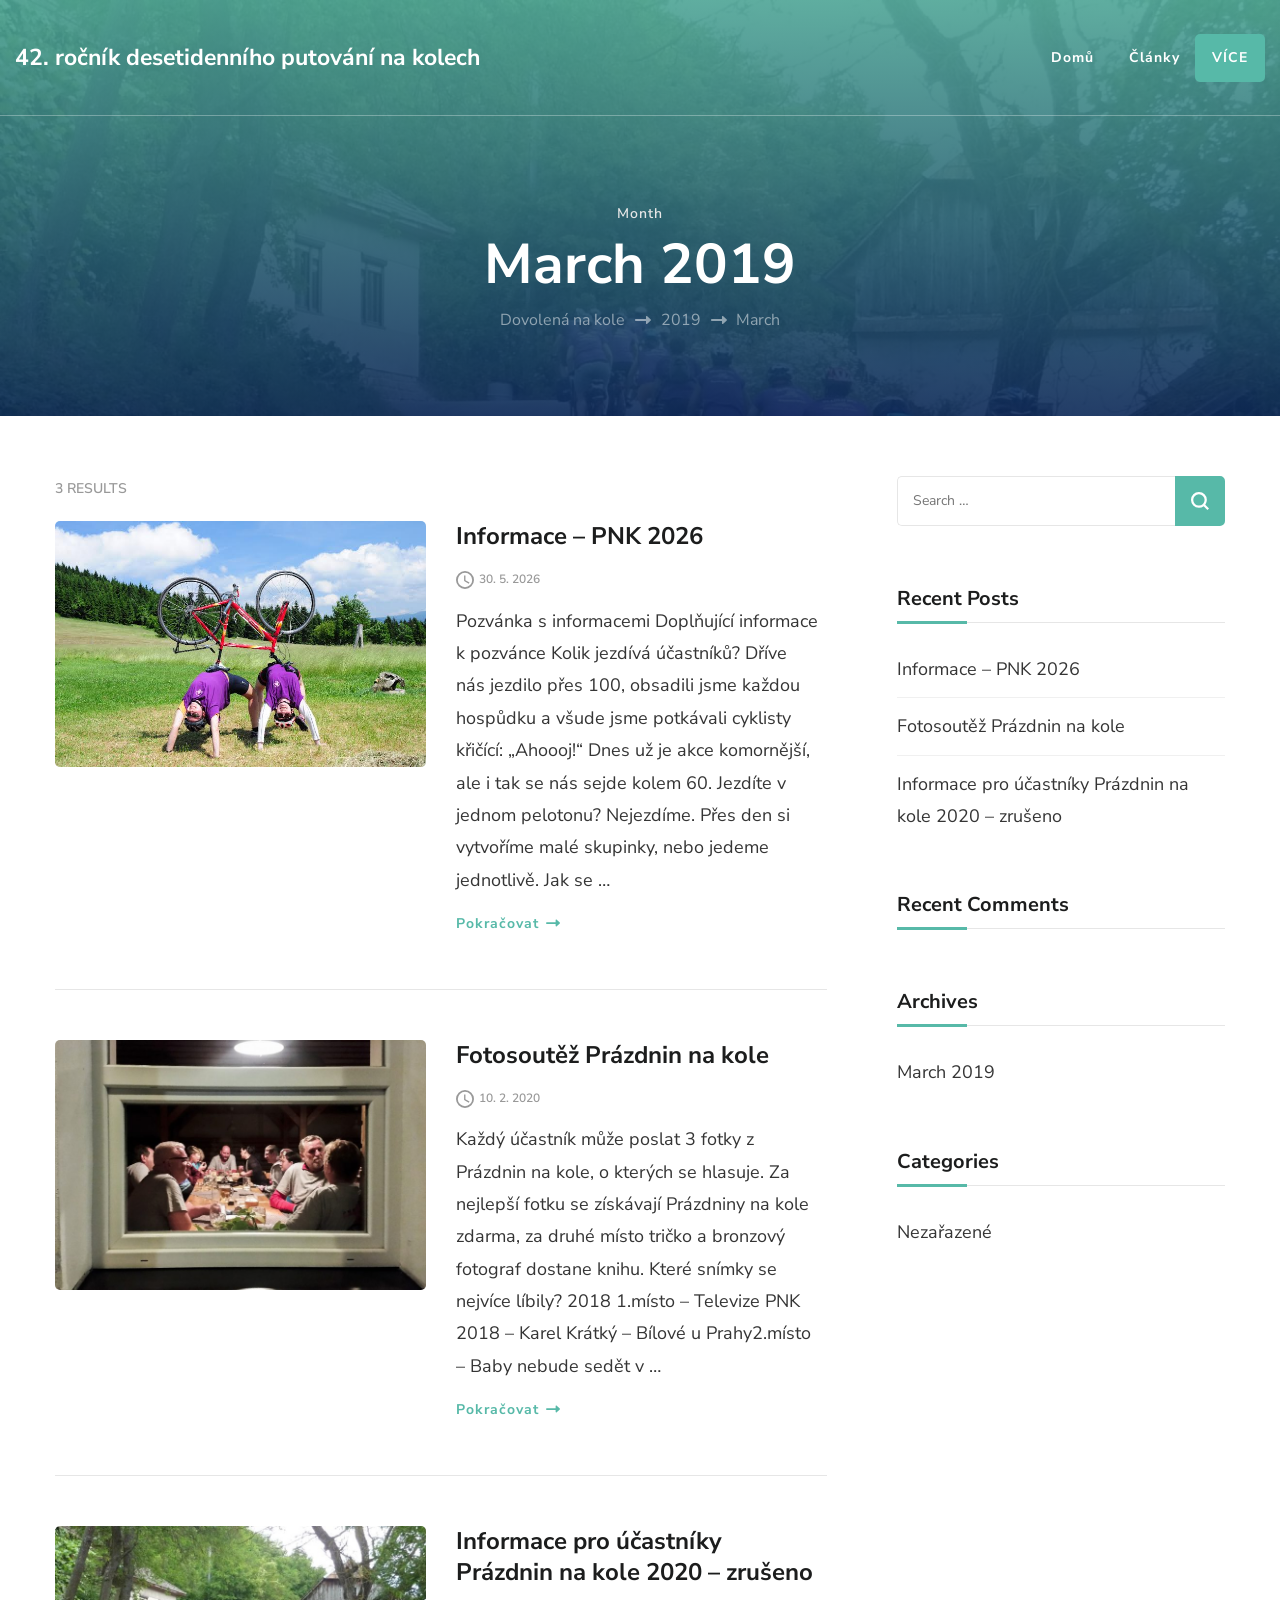
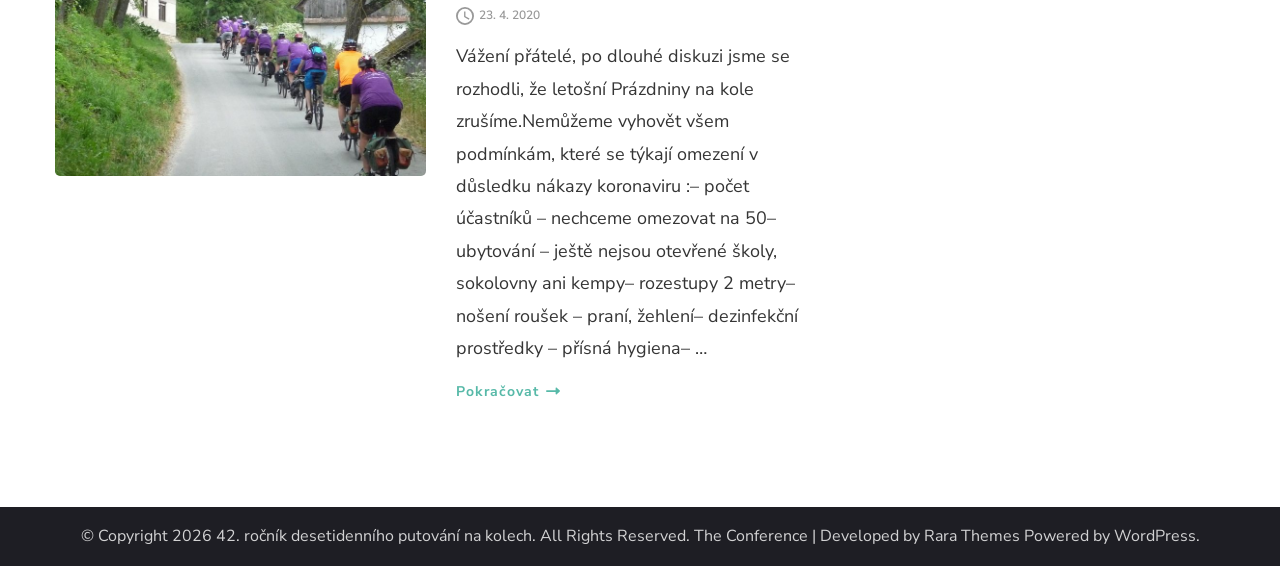
<file: 2019/03/index.html>
<!DOCTYPE html>
    <html lang="cs-CZ">
        <head itemscope itemtype="https://schema.org/WebSite">
           <meta charset="UTF-8">
    <meta name="viewport" content="width=device-width, initial-scale=1">
    <link rel="profile" href="http://gmpg.org/xfn/11">
    <title>March 2019 &#8211; 42. ročník desetidenního putování na kolech</title>
<meta name='robots' content='max-image-preview:large' />
<link rel='dns-prefetch' href='http://fonts.googleapis.com/' />
<style id="wp-img-auto-sizes-contain-inline-css">
img:is([sizes=auto i],[sizes^="auto," i]){contain-intrinsic-size:3000px 1500px}
/*# sourceURL=wp-img-auto-sizes-contain-inline-css */
</style>
<style id="wp-block-library-inline-css">
:root{--wp-block-synced-color:#7a00df;--wp-block-synced-color--rgb:122,0,223;--wp-bound-block-color:var(--wp-block-synced-color);--wp-editor-canvas-background:#ddd;--wp-admin-theme-color:#007cba;--wp-admin-theme-color--rgb:0,124,186;--wp-admin-theme-color-darker-10:#006ba1;--wp-admin-theme-color-darker-10--rgb:0,107,160.5;--wp-admin-theme-color-darker-20:#005a87;--wp-admin-theme-color-darker-20--rgb:0,90,135;--wp-admin-border-width-focus:2px}@media (min-resolution:192dpi){:root{--wp-admin-border-width-focus:1.5px}}.wp-element-button{cursor:pointer}:root .has-very-light-gray-background-color{background-color:#eee}:root .has-very-dark-gray-background-color{background-color:#313131}:root .has-very-light-gray-color{color:#eee}:root .has-very-dark-gray-color{color:#313131}:root .has-vivid-green-cyan-to-vivid-cyan-blue-gradient-background{background:linear-gradient(135deg,#00d084,#0693e3)}:root .has-purple-crush-gradient-background{background:linear-gradient(135deg,#34e2e4,#4721fb 50%,#ab1dfe)}:root .has-hazy-dawn-gradient-background{background:linear-gradient(135deg,#faaca8,#dad0ec)}:root .has-subdued-olive-gradient-background{background:linear-gradient(135deg,#fafae1,#67a671)}:root .has-atomic-cream-gradient-background{background:linear-gradient(135deg,#fdd79a,#004a59)}:root .has-nightshade-gradient-background{background:linear-gradient(135deg,#330968,#31cdcf)}:root .has-midnight-gradient-background{background:linear-gradient(135deg,#020381,#2874fc)}:root{--wp--preset--font-size--normal:16px;--wp--preset--font-size--huge:42px}.has-regular-font-size{font-size:1em}.has-larger-font-size{font-size:2.625em}.has-normal-font-size{font-size:var(--wp--preset--font-size--normal)}.has-huge-font-size{font-size:var(--wp--preset--font-size--huge)}:root .has-text-align-center{text-align:center}:root .has-text-align-left{text-align:left}:root .has-text-align-right{text-align:right}.has-fit-text{white-space:nowrap!important}#end-resizable-editor-section{display:none}.aligncenter{clear:both}.items-justified-left{justify-content:flex-start}.items-justified-center{justify-content:center}.items-justified-right{justify-content:flex-end}.items-justified-space-between{justify-content:space-between}.screen-reader-text{word-wrap:normal!important;border:0;clip-path:inset(50%);height:1px;margin:-1px;overflow:hidden;padding:0;position:absolute;width:1px;word-break:normal!important}.screen-reader-text:focus{background-color:#ddd;clip-path:none;color:#444;display:block;font-size:1em;height:auto;left:5px;line-height:normal;padding:15px 23px 14px;text-decoration:none;top:5px;width:auto;z-index:100000}html :where(.has-border-color){border-style:solid}html :where([style^=border-color],[style*=";border-color"],[style*="; border-color"]){border-style:solid}html :where([style^=border-top-color],[style*=";border-top-color"],[style*="; border-top-color"]){border-top-style:solid}html :where([style^=border-right-color],[style*=";border-right-color"],[style*="; border-right-color"]){border-right-style:solid}html :where([style^=border-bottom-color],[style*=";border-bottom-color"],[style*="; border-bottom-color"]){border-bottom-style:solid}html :where([style^=border-left-color],[style*=";border-left-color"],[style*="; border-left-color"]){border-left-style:solid}html :where([style^=border-width],[style*=";border-width"],[style*="; border-width"]){border-style:solid}html :where([style^=border-top-width],[style*=";border-top-width"],[style*="; border-top-width"]){border-top-style:solid}html :where([style^=border-right-width],[style*=";border-right-width"],[style*="; border-right-width"]){border-right-style:solid}html :where([style^=border-bottom-width],[style*=";border-bottom-width"],[style*="; border-bottom-width"]){border-bottom-style:solid}html :where([style^=border-left-width],[style*=";border-left-width"],[style*="; border-left-width"]){border-left-style:solid}html :where(img[class*=wp-image-]){height:auto;max-width:100%}:where(figure){margin:0 0 1em}html :where(.is-position-sticky){--wp-admin--admin-bar--position-offset:var(--wp-admin--admin-bar--height,0px)}@media screen and (max-width:600px){html :where(.is-position-sticky){--wp-admin--admin-bar--position-offset:0px}}

/*# sourceURL=/wp-includes/css/dist/block-library/common.min.css */
</style>
<style id="wp-block-heading-inline-css">
h1:where(.wp-block-heading).has-background,h2:where(.wp-block-heading).has-background,h3:where(.wp-block-heading).has-background,h4:where(.wp-block-heading).has-background,h5:where(.wp-block-heading).has-background,h6:where(.wp-block-heading).has-background{padding:1.25em 2.375em}h1.has-text-align-left[style*=writing-mode]:where([style*=vertical-lr]),h1.has-text-align-right[style*=writing-mode]:where([style*=vertical-rl]),h2.has-text-align-left[style*=writing-mode]:where([style*=vertical-lr]),h2.has-text-align-right[style*=writing-mode]:where([style*=vertical-rl]),h3.has-text-align-left[style*=writing-mode]:where([style*=vertical-lr]),h3.has-text-align-right[style*=writing-mode]:where([style*=vertical-rl]),h4.has-text-align-left[style*=writing-mode]:where([style*=vertical-lr]),h4.has-text-align-right[style*=writing-mode]:where([style*=vertical-rl]),h5.has-text-align-left[style*=writing-mode]:where([style*=vertical-lr]),h5.has-text-align-right[style*=writing-mode]:where([style*=vertical-rl]),h6.has-text-align-left[style*=writing-mode]:where([style*=vertical-lr]),h6.has-text-align-right[style*=writing-mode]:where([style*=vertical-rl]){rotate:180deg}
/*# sourceURL=https://www.prazdninynakole.cz/wp-includes/blocks/heading/style.min.css */
</style>
<style id="wp-block-paragraph-inline-css">
.is-small-text{font-size:.875em}.is-regular-text{font-size:1em}.is-large-text{font-size:2.25em}.is-larger-text{font-size:3em}.has-drop-cap:not(:focus):first-letter{float:left;font-size:8.4em;font-style:normal;font-weight:100;line-height:.68;margin:.05em .1em 0 0;text-transform:uppercase}body.rtl .has-drop-cap:not(:focus):first-letter{float:none;margin-left:.1em}p.has-drop-cap.has-background{overflow:hidden}:root :where(p.has-background){padding:1.25em 2.375em}:where(p.has-text-color:not(.has-link-color)) a{color:inherit}p.has-text-align-left[style*="writing-mode:vertical-lr"],p.has-text-align-right[style*="writing-mode:vertical-rl"]{rotate:180deg}
/*# sourceURL=https://www.prazdninynakole.cz/wp-includes/blocks/paragraph/style.min.css */
</style>

<style id="classic-theme-styles-inline-css">
/*! This file is auto-generated */
.wp-block-button__link{color:#fff;background-color:#32373c;border-radius:9999px;box-shadow:none;text-decoration:none;padding:calc(.667em + 2px) calc(1.333em + 2px);font-size:1.125em}.wp-block-file__button{background:#32373c;color:#fff;text-decoration:none}
/*# sourceURL=/wp-includes/css/classic-themes.min.css */
</style>

<style id="global-styles-inline-css">
:root{--wp--preset--aspect-ratio--square: 1;--wp--preset--aspect-ratio--4-3: 4/3;--wp--preset--aspect-ratio--3-4: 3/4;--wp--preset--aspect-ratio--3-2: 3/2;--wp--preset--aspect-ratio--2-3: 2/3;--wp--preset--aspect-ratio--16-9: 16/9;--wp--preset--aspect-ratio--9-16: 9/16;--wp--preset--color--black: #000000;--wp--preset--color--cyan-bluish-gray: #abb8c3;--wp--preset--color--white: #ffffff;--wp--preset--color--pale-pink: #f78da7;--wp--preset--color--vivid-red: #cf2e2e;--wp--preset--color--luminous-vivid-orange: #ff6900;--wp--preset--color--luminous-vivid-amber: #fcb900;--wp--preset--color--light-green-cyan: #7bdcb5;--wp--preset--color--vivid-green-cyan: #00d084;--wp--preset--color--pale-cyan-blue: #8ed1fc;--wp--preset--color--vivid-cyan-blue: #0693e3;--wp--preset--color--vivid-purple: #9b51e0;--wp--preset--gradient--vivid-cyan-blue-to-vivid-purple: linear-gradient(135deg,rgb(6,147,227) 0%,rgb(155,81,224) 100%);--wp--preset--gradient--light-green-cyan-to-vivid-green-cyan: linear-gradient(135deg,rgb(122,220,180) 0%,rgb(0,208,130) 100%);--wp--preset--gradient--luminous-vivid-amber-to-luminous-vivid-orange: linear-gradient(135deg,rgb(252,185,0) 0%,rgb(255,105,0) 100%);--wp--preset--gradient--luminous-vivid-orange-to-vivid-red: linear-gradient(135deg,rgb(255,105,0) 0%,rgb(207,46,46) 100%);--wp--preset--gradient--very-light-gray-to-cyan-bluish-gray: linear-gradient(135deg,rgb(238,238,238) 0%,rgb(169,184,195) 100%);--wp--preset--gradient--cool-to-warm-spectrum: linear-gradient(135deg,rgb(74,234,220) 0%,rgb(151,120,209) 20%,rgb(207,42,186) 40%,rgb(238,44,130) 60%,rgb(251,105,98) 80%,rgb(254,248,76) 100%);--wp--preset--gradient--blush-light-purple: linear-gradient(135deg,rgb(255,206,236) 0%,rgb(152,150,240) 100%);--wp--preset--gradient--blush-bordeaux: linear-gradient(135deg,rgb(254,205,165) 0%,rgb(254,45,45) 50%,rgb(107,0,62) 100%);--wp--preset--gradient--luminous-dusk: linear-gradient(135deg,rgb(255,203,112) 0%,rgb(199,81,192) 50%,rgb(65,88,208) 100%);--wp--preset--gradient--pale-ocean: linear-gradient(135deg,rgb(255,245,203) 0%,rgb(182,227,212) 50%,rgb(51,167,181) 100%);--wp--preset--gradient--electric-grass: linear-gradient(135deg,rgb(202,248,128) 0%,rgb(113,206,126) 100%);--wp--preset--gradient--midnight: linear-gradient(135deg,rgb(2,3,129) 0%,rgb(40,116,252) 100%);--wp--preset--font-size--small: 13px;--wp--preset--font-size--medium: 20px;--wp--preset--font-size--large: 36px;--wp--preset--font-size--x-large: 42px;--wp--preset--spacing--20: 0.44rem;--wp--preset--spacing--30: 0.67rem;--wp--preset--spacing--40: 1rem;--wp--preset--spacing--50: 1.5rem;--wp--preset--spacing--60: 2.25rem;--wp--preset--spacing--70: 3.38rem;--wp--preset--spacing--80: 5.06rem;--wp--preset--shadow--natural: 6px 6px 9px rgba(0, 0, 0, 0.2);--wp--preset--shadow--deep: 12px 12px 50px rgba(0, 0, 0, 0.4);--wp--preset--shadow--sharp: 6px 6px 0px rgba(0, 0, 0, 0.2);--wp--preset--shadow--outlined: 6px 6px 0px -3px rgb(255, 255, 255), 6px 6px rgb(0, 0, 0);--wp--preset--shadow--crisp: 6px 6px 0px rgb(0, 0, 0);}.wp-block-button{--wp--preset--dimension--25: 25%;--wp--preset--dimension--50: 50%;--wp--preset--dimension--75: 75%;--wp--preset--dimension--100: 100%;}:where(body) { margin: 0; }:where(.is-layout-flex){gap: 0.5em;}:where(.is-layout-grid){gap: 0.5em;}body .is-layout-flex{display: flex;}.is-layout-flex{flex-wrap: wrap;align-items: center;}.is-layout-flex > :is(*, div){margin: 0;}body .is-layout-grid{display: grid;}.is-layout-grid > :is(*, div){margin: 0;}body{padding-top: 0px;padding-right: 0px;padding-bottom: 0px;padding-left: 0px;}:root :where(.wp-element-button, .wp-block-button__link){background-color: #32373c;border-width: 0;color: #fff;font-family: inherit;font-size: inherit;font-style: inherit;font-weight: inherit;letter-spacing: inherit;line-height: inherit;padding-top: calc(0.667em + 2px);padding-right: calc(1.333em + 2px);padding-bottom: calc(0.667em + 2px);padding-left: calc(1.333em + 2px);text-decoration: none;text-transform: inherit;}.has-black-color{color: var(--wp--preset--color--black) !important;}.has-cyan-bluish-gray-color{color: var(--wp--preset--color--cyan-bluish-gray) !important;}.has-white-color{color: var(--wp--preset--color--white) !important;}.has-pale-pink-color{color: var(--wp--preset--color--pale-pink) !important;}.has-vivid-red-color{color: var(--wp--preset--color--vivid-red) !important;}.has-luminous-vivid-orange-color{color: var(--wp--preset--color--luminous-vivid-orange) !important;}.has-luminous-vivid-amber-color{color: var(--wp--preset--color--luminous-vivid-amber) !important;}.has-light-green-cyan-color{color: var(--wp--preset--color--light-green-cyan) !important;}.has-vivid-green-cyan-color{color: var(--wp--preset--color--vivid-green-cyan) !important;}.has-pale-cyan-blue-color{color: var(--wp--preset--color--pale-cyan-blue) !important;}.has-vivid-cyan-blue-color{color: var(--wp--preset--color--vivid-cyan-blue) !important;}.has-vivid-purple-color{color: var(--wp--preset--color--vivid-purple) !important;}.has-black-background-color{background-color: var(--wp--preset--color--black) !important;}.has-cyan-bluish-gray-background-color{background-color: var(--wp--preset--color--cyan-bluish-gray) !important;}.has-white-background-color{background-color: var(--wp--preset--color--white) !important;}.has-pale-pink-background-color{background-color: var(--wp--preset--color--pale-pink) !important;}.has-vivid-red-background-color{background-color: var(--wp--preset--color--vivid-red) !important;}.has-luminous-vivid-orange-background-color{background-color: var(--wp--preset--color--luminous-vivid-orange) !important;}.has-luminous-vivid-amber-background-color{background-color: var(--wp--preset--color--luminous-vivid-amber) !important;}.has-light-green-cyan-background-color{background-color: var(--wp--preset--color--light-green-cyan) !important;}.has-vivid-green-cyan-background-color{background-color: var(--wp--preset--color--vivid-green-cyan) !important;}.has-pale-cyan-blue-background-color{background-color: var(--wp--preset--color--pale-cyan-blue) !important;}.has-vivid-cyan-blue-background-color{background-color: var(--wp--preset--color--vivid-cyan-blue) !important;}.has-vivid-purple-background-color{background-color: var(--wp--preset--color--vivid-purple) !important;}.has-black-border-color{border-color: var(--wp--preset--color--black) !important;}.has-cyan-bluish-gray-border-color{border-color: var(--wp--preset--color--cyan-bluish-gray) !important;}.has-white-border-color{border-color: var(--wp--preset--color--white) !important;}.has-pale-pink-border-color{border-color: var(--wp--preset--color--pale-pink) !important;}.has-vivid-red-border-color{border-color: var(--wp--preset--color--vivid-red) !important;}.has-luminous-vivid-orange-border-color{border-color: var(--wp--preset--color--luminous-vivid-orange) !important;}.has-luminous-vivid-amber-border-color{border-color: var(--wp--preset--color--luminous-vivid-amber) !important;}.has-light-green-cyan-border-color{border-color: var(--wp--preset--color--light-green-cyan) !important;}.has-vivid-green-cyan-border-color{border-color: var(--wp--preset--color--vivid-green-cyan) !important;}.has-pale-cyan-blue-border-color{border-color: var(--wp--preset--color--pale-cyan-blue) !important;}.has-vivid-cyan-blue-border-color{border-color: var(--wp--preset--color--vivid-cyan-blue) !important;}.has-vivid-purple-border-color{border-color: var(--wp--preset--color--vivid-purple) !important;}.has-vivid-cyan-blue-to-vivid-purple-gradient-background{background: var(--wp--preset--gradient--vivid-cyan-blue-to-vivid-purple) !important;}.has-light-green-cyan-to-vivid-green-cyan-gradient-background{background: var(--wp--preset--gradient--light-green-cyan-to-vivid-green-cyan) !important;}.has-luminous-vivid-amber-to-luminous-vivid-orange-gradient-background{background: var(--wp--preset--gradient--luminous-vivid-amber-to-luminous-vivid-orange) !important;}.has-luminous-vivid-orange-to-vivid-red-gradient-background{background: var(--wp--preset--gradient--luminous-vivid-orange-to-vivid-red) !important;}.has-very-light-gray-to-cyan-bluish-gray-gradient-background{background: var(--wp--preset--gradient--very-light-gray-to-cyan-bluish-gray) !important;}.has-cool-to-warm-spectrum-gradient-background{background: var(--wp--preset--gradient--cool-to-warm-spectrum) !important;}.has-blush-light-purple-gradient-background{background: var(--wp--preset--gradient--blush-light-purple) !important;}.has-blush-bordeaux-gradient-background{background: var(--wp--preset--gradient--blush-bordeaux) !important;}.has-luminous-dusk-gradient-background{background: var(--wp--preset--gradient--luminous-dusk) !important;}.has-pale-ocean-gradient-background{background: var(--wp--preset--gradient--pale-ocean) !important;}.has-electric-grass-gradient-background{background: var(--wp--preset--gradient--electric-grass) !important;}.has-midnight-gradient-background{background: var(--wp--preset--gradient--midnight) !important;}.has-small-font-size{font-size: var(--wp--preset--font-size--small) !important;}.has-medium-font-size{font-size: var(--wp--preset--font-size--medium) !important;}.has-large-font-size{font-size: var(--wp--preset--font-size--large) !important;}.has-x-large-font-size{font-size: var(--wp--preset--font-size--x-large) !important;}
/*# sourceURL=global-styles-inline-css */
</style>

<link rel='stylesheet' id='animate-css' href='../../wp-content/themes/the-conference/css/animate.min.css' media='all' />
<link rel='stylesheet' id='the-conference-google-fonts-css' href='https://fonts.googleapis.com/css?family=Nunito+Sans%3A200%2C200i%2C300%2C300i%2C400%2C400i%2C600%2C600i%2C700%2C700i%2C800%2C800i%2C900%2C900i#038;subset=latin,latin-ext' media='all' />
<link rel='stylesheet' id='the-conference-css' href='../../wp-content/themes/the-conference/style.css' media='all' />
<script id="jquery-core-js" src="../../wp-includes/js/jquery/jquery.min.js"></script>
<script id="jquery-migrate-js" src="../../wp-includes/js/jquery/jquery-migrate.min.js"></script>
<meta name="generator" content="WordPress 7.1.3" />
<style>.recentcomments a{display:inline !important;padding:0 !important;margin:0 !important;}</style><link rel="icon" href="../../wp-content/uploads/2019/03/cropped-cyklokroužek-logo-single-1-32x32.jpg" sizes="32x32" />
<link rel="icon" href="../../wp-content/uploads/2019/03/cropped-cyklokroužek-logo-single-1-192x192.jpg" sizes="192x192" />
<link rel="apple-touch-icon" href="../../wp-content/uploads/2019/03/cropped-cyklokroužek-logo-single-1-180x180.jpg" />
<meta name="msapplication-TileImage" content="https://www.prazdninynakole.cz/wp-content/uploads/2019/03/cropped-cyklokroužek-logo-single-1-270x270.jpg" />
</head>

<body class="archive date wp-theme-the-conference hfeed rightsidebar list-view" itemscope itemtype="https://schema.org/WebPage">
    
          <button class="toggle-btn" data-toggle-target=".main-menu-modal" data-toggle-body-class="showing-main-menu-modal" aria-expanded="false" data-set-focus=".close-main-nav-toggle"><span class="bar"></span><span class="bar"></span><span class="bar"></span></button>
      
    <div class="nav-wrap mobile-menu-wrapper">
            <nav id="mobile-site-navigation" class="main-navigation mobile-navigation">        
        <div class="primary-menu-list main-menu-modal cover-modal" data-modal-target-string=".main-menu-modal">
            <button class="close close-main-nav-toggle" data-toggle-target=".main-menu-modal" data-toggle-body-class="showing-main-menu-modal" aria-expanded="false" data-set-focus=".main-menu-modal">
                <span class="toggle-bar"></span> 
                <span class="toggle-bar"></span>
            </button>
            <div class="mobile-menu" aria-label="Mobile">
                <div class="menu-primary-container"><ul id="mobile-primary-menu" class="nav-menu main-menu-modal"><li id="menu-item-11" class="menu-item menu-item-type-post_type menu-item-object-page menu-item-home menu-item-11"><a href="../../index.html">Domů</a></li>
<li id="menu-item-12" class="menu-item menu-item-type-post_type menu-item-object-page current_page_parent menu-item-12"><a href="../../blog/index.html">Články</a></li>
</ul></div>                <div class="nav-btn"><a href="https://www.facebook.com/prazdninynakole" class="btn custom-link" target="_blank">VÍCE</a></div>            </div>
        </div>
    </nav><!-- #mobile-site-navigation -->
        </div>
    <div id="page" class="site">
        <a class="skip-link screen-reader-text" href="index.html#acc-content">Skip to content (Press Enter)</a>
        <header class="site-header" itemscope itemtype="https://schema.org/WPHeader">
        <div class="container">
                <div class="site-branding" itemscope itemtype="https://schema.org/Organization">
		<div class="site-title-wrap">                <p class="site-title" itemprop="name"><a href="../../index.html" rel="home" itemprop="url">42. ročník desetidenního putování na kolech</a></p>
                    </div><!-- .site-title-wrap -->
	</div>    
                <div class="nav-wrap">
                        <nav id="site-navigation" class="main-navigation" role="navigation" itemscope itemtype="https://schema.org/SiteNavigationElement">
            <!-- <button type="button" class="toggle-button" >
                <span class="toggle-bar"></span>
                <span class="toggle-bar"></span>
                <span class="toggle-bar"></span>
            </button> -->
            <div class="menu-primary-container"><ul id="primary-menu" class="nav-menu"><li class="menu-item menu-item-type-post_type menu-item-object-page menu-item-home menu-item-11"><a href="../../index.html">Domů</a></li>
<li class="menu-item menu-item-type-post_type menu-item-object-page current_page_parent menu-item-12"><a href="../../blog/index.html">Články</a></li>
</ul></div>        </nav><!-- #site-navigation -->
    <div class="nav-btn"><a href="https://www.facebook.com/prazdninynakole" class="btn custom-link" target="_blank">VÍCE</a></div>            </div>
        </div>
    </header><!-- .site-header -->
   <div id="acc-content">     
        <div id="content" class="site-content">
            
    <header class="page-header"style="background: url(../../wp-content/uploads/2019/03/cropped-pnkuvod-1.jpg) no-repeat;">
        <div class="container">
            <span class="sub-title">Month</span> <h1 class="page-title">March 2019</h1><div class="breadcrumb"><div id="crumbs" itemscope itemtype="https://schema.org/BreadcrumbList"><span itemprop="itemListElement" itemscope itemtype="https://schema.org/ListItem"><a itemprop="item" href="../../index.html" class="home_crumb"><span itemprop="name">Dovolená na kole</span></a><meta itemprop="position" content="1" /><span class="separator"><i class="fas fa-long-arrow-alt-right"></i></span></span><span itemprop="itemListElement" itemscope itemtype="https://schema.org/ListItem"><a itemprop="item" href="../index.html"><span itemprop="name">2019</span></a><meta itemprop="position" content="2" /><span class="separator"><i class="fas fa-long-arrow-alt-right"></i></span></span><span class="current" itemprop="itemListElement" itemscope itemtype="https://schema.org/ListItem"><span itemprop="name">March</span><meta itemprop="position" content="3" /></span></div></div>        </div>
    </header>
            <div class="container">
        
	<div id="primary" class="content-area">
        
        <div class="post-count">3 RESULTS</div>        
		<main id="main" class="site-main">

		
<article id="post-76" class="post-76 post type-post status-publish format-standard has-post-thumbnail hentry category-nezarazene" itemscope itemtype="https://schema.org/Blog">
	<figure class="post-thumbnail"><a href="../../fotogalerie-z-minulych-akci/index.html" class="post-thumbnail"><img width="721" height="479" src="../../wp-content/uploads/2019/03/unnamed.jpg" class="attachment-the-conference-blog size-the-conference-blog wp-post-image" alt="" itemprop="image" decoding="async" srcset="../../wp-content/uploads/2019/03/unnamed.jpg 721w, ../../wp-content/uploads/2019/03/unnamed-300x199.jpg 300w" sizes="(max-width: 721px) 100vw, 721px" /></a></figure><div class="post-content-wrap">    <header class="entry-header">
                <h2 class="entry-title" itemprop="headline">
            <a href="../../fotogalerie-z-minulych-akci/index.html">Informace &#8211; PNK 2026</a>
        </h2>
        
                    <div class="entry-meta">
                <span class="posted-on"><svg xmlns="http://www.w3.org/2000/svg" viewBox="0 0 18 18"><defs><style>.clk{fill:#999;}</style></defs><g transform="translate(-2 -2)"><g transform="translate(2 2)"><path class="clk" d="M11,2a9,9,0,1,0,9,9A9.026,9.026,0,0,0,11,2Zm0,16.2A7.2,7.2,0,1,1,18.2,11,7.21,7.21,0,0,1,11,18.2Z" transform="translate(-2 -2)"/><path class="clk" d="M12.35,7H11v5.4l4.68,2.88.72-1.17-4.05-2.43Z" transform="translate(-2.9 -2.5)"/></g></g></svg><a href="../../fotogalerie-z-minulych-akci/index.html" rel="bookmark"><time class="entry-date published updated" datetime="2026-05-30T23:39:00+02:00" itemprop="dateModified">30. 5. 2026</time></time><time class="updated" datetime="2019-03-14T13:31:23+01:00" itemprop="datePublished">14. 3. 2019</time></a></span>            </div>
        	</header>         
        <div class="entry-content" itemprop="text">
		<p>Pozvánka s informacemi Doplňující informace k pozvánce Kolik jezdívá účastníků? Dříve nás jezdilo přes 100, obsadili jsme každou hospůdku a všude jsme potkávali cyklisty křičící: „Ahoooj!“ Dnes už je akce komornější, ale i tak se nás sejde kolem 60. Jezdíte v jednom pelotonu? Nejezdíme. Přes den si vytvoříme malé skupinky, nebo jedeme jednotlivě. Jak se &hellip; </p>
	</div><!-- .entry-content -->
    	<footer class="entry-footer">
		<a href="../../fotogalerie-z-minulych-akci/index.html" class="btn-transparent">Pokračovat<i class="fas fa-long-arrow-alt-right"></i></a>	</footer><!-- .entry-footer -->
	</div><!-- .post-content-wrap --></article><!-- #post-76 -->

<article id="post-69" class="post-69 post type-post status-publish format-standard has-post-thumbnail hentry category-nezarazene" itemscope itemtype="https://schema.org/Blog">
	<figure class="post-thumbnail"><a href="../../fotosoutez-pnk-2018/index.html" class="post-thumbnail"><img width="768" height="519" src="../../wp-content/uploads/2019/03/Televize-PNK-2018-2-768x519.jpg" class="attachment-the-conference-blog size-the-conference-blog wp-post-image" alt="" itemprop="image" decoding="async" /></a></figure><div class="post-content-wrap">    <header class="entry-header">
                <h2 class="entry-title" itemprop="headline">
            <a href="../../fotosoutez-pnk-2018/index.html">Fotosoutěž Prázdnin na kole</a>
        </h2>
        
                    <div class="entry-meta">
                <span class="posted-on"><svg xmlns="http://www.w3.org/2000/svg" viewBox="0 0 18 18"><defs><style>.clk{fill:#999;}</style></defs><g transform="translate(-2 -2)"><g transform="translate(2 2)"><path class="clk" d="M11,2a9,9,0,1,0,9,9A9.026,9.026,0,0,0,11,2Zm0,16.2A7.2,7.2,0,1,1,18.2,11,7.21,7.21,0,0,1,11,18.2Z" transform="translate(-2 -2)"/><path class="clk" d="M12.35,7H11v5.4l4.68,2.88.72-1.17-4.05-2.43Z" transform="translate(-2.9 -2.5)"/></g></g></svg><a href="../../fotosoutez-pnk-2018/index.html" rel="bookmark"><time class="entry-date published updated" datetime="2020-02-10T18:03:22+01:00" itemprop="dateModified">10. 2. 2020</time></time><time class="updated" datetime="2019-03-14T13:16:21+01:00" itemprop="datePublished">14. 3. 2019</time></a></span>            </div>
        	</header>         
        <div class="entry-content" itemprop="text">
		<p>Každý účastník může poslat 3 fotky z Prázdnin na kole, o kterých se hlasuje. Za nejlepší fotku se získávají Prázdniny na kole zdarma, za druhé místo tričko a bronzový fotograf dostane knihu. Které snímky se nejvíce líbily? 2018 1.místo &#8211; Televize PNK 2018 &#8211; Karel Krátký &#8211; Bílové u Prahy2.místo &#8211; Baby nebude sedět v &hellip; </p>
	</div><!-- .entry-content -->
    	<footer class="entry-footer">
		<a href="../../fotosoutez-pnk-2018/index.html" class="btn-transparent">Pokračovat<i class="fas fa-long-arrow-alt-right"></i></a>	</footer><!-- .entry-footer -->
	</div><!-- .post-content-wrap --></article><!-- #post-69 -->

<article id="post-1" class="post-1 post type-post status-publish format-standard has-post-thumbnail hentry category-nezarazene" itemscope itemtype="https://schema.org/Blog">
	<figure class="post-thumbnail"><a href="../../ahoj-vsichni/index.html" class="post-thumbnail"><img width="768" height="519" src="../../wp-content/uploads/2019/03/pnkuvod-768x519.jpg" class="attachment-the-conference-blog size-the-conference-blog wp-post-image" alt="" itemprop="image" decoding="async" loading="lazy" /></a></figure><div class="post-content-wrap">    <header class="entry-header">
                <h2 class="entry-title" itemprop="headline">
            <a href="../../ahoj-vsichni/index.html">Informace pro účastníky Prázdnin na kole 2020 &#8211; zrušeno</a>
        </h2>
        
                    <div class="entry-meta">
                <span class="posted-on"><svg xmlns="http://www.w3.org/2000/svg" viewBox="0 0 18 18"><defs><style>.clk{fill:#999;}</style></defs><g transform="translate(-2 -2)"><g transform="translate(2 2)"><path class="clk" d="M11,2a9,9,0,1,0,9,9A9.026,9.026,0,0,0,11,2Zm0,16.2A7.2,7.2,0,1,1,18.2,11,7.21,7.21,0,0,1,11,18.2Z" transform="translate(-2 -2)"/><path class="clk" d="M12.35,7H11v5.4l4.68,2.88.72-1.17-4.05-2.43Z" transform="translate(-2.9 -2.5)"/></g></g></svg><a href="../../ahoj-vsichni/index.html" rel="bookmark"><time class="entry-date published updated" datetime="2020-04-23T14:59:42+02:00" itemprop="dateModified">23. 4. 2020</time></time><time class="updated" datetime="2019-03-14T13:16:12+01:00" itemprop="datePublished">14. 3. 2019</time></a></span>            </div>
        	</header>         
        <div class="entry-content" itemprop="text">
		<p>Vážení přátelé, po dlouhé diskuzi jsme se rozhodli, že letošní Prázdniny na kole zrušíme.Nemůžeme vyhovět všem podmínkám, které se týkají omezení v důsledku nákazy koronaviru :&#8211; počet účastníků – nechceme omezovat na 50&#8211; ubytování – ještě nejsou otevřené školy, sokolovny ani kempy&#8211; rozestupy 2 metry&#8211; nošení roušek – praní, žehlení&#8211; dezinfekční prostředky – přísná hygiena&#8211; &hellip; </p>
	</div><!-- .entry-content -->
    	<footer class="entry-footer">
		<a href="../../ahoj-vsichni/index.html" class="btn-transparent">Pokračovat<i class="fas fa-long-arrow-alt-right"></i></a>	</footer><!-- .entry-footer -->
	</div><!-- .post-content-wrap --></article><!-- #post-1 -->

		</main><!-- #main -->
        
                
	</div><!-- #primary -->


<aside id="secondary" class="widget-area" role="complementary" itemscope itemtype="https://schema.org/WPSideBar">
	<section id="search-2" class="widget widget_search"><form role="search" method="get" class="search-form" action="../../index.html">
				<label>
					<span class="screen-reader-text">Search for:</span>
					<input type="search" class="search-field" placeholder="Search &hellip;" value="" name="s" />
				</label>
				<input type="submit" class="search-submit" value="Search" />
			</form></section>
		<section id="recent-posts-2" class="widget widget_recent_entries">
		<h2 class="widget-title" itemprop="name">Recent Posts</h2>
		<ul>
											<li>
					<a href="../../fotogalerie-z-minulych-akci/index.html">Informace &#8211; PNK 2026</a>
									</li>
											<li>
					<a href="../../fotosoutez-pnk-2018/index.html">Fotosoutěž Prázdnin na kole</a>
									</li>
											<li>
					<a href="../../ahoj-vsichni/index.html">Informace pro účastníky Prázdnin na kole 2020 &#8211; zrušeno</a>
									</li>
					</ul>

		</section><section id="recent-comments-2" class="widget widget_recent_comments"><h2 class="widget-title" itemprop="name">Recent Comments</h2><ul id="recentcomments"></ul></section><section id="archives-2" class="widget widget_archive"><h2 class="widget-title" itemprop="name">Archives</h2>
			<ul>
					<li><a href='index.html' aria-current="page">March 2019</a></li>
			</ul>

			</section><section id="categories-2" class="widget widget_categories"><h2 class="widget-title" itemprop="name">Categories</h2>
			<ul>
					<li class="cat-item cat-item-1"><a href="../../category/nezarazene/index.html">Nezařazené</a>
</li>
			</ul>

			</section></aside><!-- #secondary -->
    
            </div><!-- .container -->  
        </div><!-- .site-content -->
        <div class="overlay"></div>
    <footer id="colophon" class="site-footer" itemscope itemtype="https://schema.org/WPFooter">
        <div class="bottom-footer">
		<div class="container">
			<div class="site-info">            
            <span class="copyright">&copy; Copyright 2026 <a href="../../index.html">42. ročník desetidenního putování na kolech</a>. All Rights Reserved. </span>The Conference | Developed by <a href="https://rarathemes.com/" rel="nofollow" target="_blank">Rara Themes</a></span><span class="wp-link"> Powered by <a href="https://wordpress.org/" target="_blank">WordPress</a>.</span>               
            </div>
		</div>
	</div>
        </footer><!-- #colophon -->
        </div><!-- #acc-content -->
    </div><!-- #page -->
    <script type="speculationrules">
{"prefetch":[{"source":"document","where":{"and":[{"href_matches":"/*"},{"not":{"href_matches":["/wp-*.php","/wp-admin/*","/wp-content/uploads/*","/wp-content/*","/wp-content/plugins/*","/wp-content/themes/the-conference/*","/*\\?(.+)"]}},{"not":{"selector_matches":"a[rel~=\"nofollow\"]"}},{"not":{"selector_matches":".no-prefetch, .no-prefetch a"}}]},"eagerness":"conservative"}]}
</script>
<script id="all-js" src="../../wp-content/themes/the-conference/js/all.min.js"></script>
<script id="v4-shims-js" src="../../wp-content/themes/the-conference/js/v4-shims.min.js"></script>
<script id="jquery-countdown-js" src="../../wp-content/themes/the-conference/js/jquery.countdown.min.js"></script>
<script id="waypoints-js" src="../../wp-content/themes/the-conference/js/waypoints.min.js"></script>
<script id="wow-js" src="../../wp-content/themes/the-conference/js/wow.min.js"></script>
<script id="the-conference-modal-accessibility-js" src="../../wp-content/themes/the-conference/js/modal-accessibility.min.js"></script>
<script id="jquery-ui-core-js-before">
jQuery.uiBackCompat = true;
//# sourceURL=jquery-ui-core-js-before
</script>
<script id="jquery-ui-core-js" src="../../wp-includes/js/jquery/ui/core.min.js"></script>
<script id="jquery-ui-tabs-js" src="../../wp-includes/js/jquery/ui/tabs.min.js"></script>
<script id="the-conference-js-extra">
var the_conference_data = {"rtl":"","singular":"","banner_event_timer":""};
//# sourceURL=the-conference-js-extra
</script>
<script id="the-conference-js" src="../../wp-content/themes/the-conference/js/custom.min.js"></script>
<svg style="position: absolute; width: 0; height: 0; overflow: hidden;" version="1.1" xmlns="http://www.w3.org/2000/svg" xmlns:xlink="http://www.w3.org/1999/xlink">
<defs>
<symbol id="icon-behance" viewBox="0 0 37 32">
<path class="path1" d="M33 6.054h-9.125v2.214h9.125v-2.214zM28.5 13.661q-1.607 0-2.607 0.938t-1.107 2.545h7.286q-0.321-3.482-3.571-3.482zM28.786 24.107q1.125 0 2.179-0.571t1.357-1.554h3.946q-1.786 5.482-7.625 5.482-3.821 0-6.080-2.357t-2.259-6.196q0-3.714 2.33-6.17t6.009-2.455q2.464 0 4.295 1.214t2.732 3.196 0.902 4.429q0 0.304-0.036 0.839h-11.75q0 1.982 1.027 3.063t2.973 1.080zM4.946 23.214h5.286q3.661 0 3.661-2.982 0-3.214-3.554-3.214h-5.393v6.196zM4.946 13.625h5.018q1.393 0 2.205-0.652t0.813-2.027q0-2.571-3.393-2.571h-4.643v5.25zM0 4.536h10.607q1.554 0 2.768 0.25t2.259 0.848 1.607 1.723 0.563 2.75q0 3.232-3.071 4.696 2.036 0.571 3.071 2.054t1.036 3.643q0 1.339-0.438 2.438t-1.179 1.848-1.759 1.268-2.161 0.75-2.393 0.232h-10.911v-22.5z"></path>
</symbol>
<symbol id="icon-deviantart" viewBox="0 0 18 32">
<path class="path1" d="M18.286 5.411l-5.411 10.393 0.429 0.554h4.982v7.411h-9.054l-0.786 0.536-2.536 4.875-0.536 0.536h-5.375v-5.411l5.411-10.411-0.429-0.536h-4.982v-7.411h9.054l0.786-0.536 2.536-4.875 0.536-0.536h5.375v5.411z"></path>
</symbol>
<symbol id="icon-medium" viewBox="0 0 32 32">
<path class="path1" d="M10.661 7.518v20.946q0 0.446-0.223 0.759t-0.652 0.313q-0.304 0-0.589-0.143l-8.304-4.161q-0.375-0.179-0.634-0.598t-0.259-0.83v-20.357q0-0.357 0.179-0.607t0.518-0.25q0.25 0 0.786 0.268l9.125 4.571q0.054 0.054 0.054 0.089zM11.804 9.321l9.536 15.464-9.536-4.75v-10.714zM32 9.643v18.821q0 0.446-0.25 0.723t-0.679 0.277-0.839-0.232l-7.875-3.929zM31.946 7.5q0 0.054-4.58 7.491t-5.366 8.705l-6.964-11.321 5.786-9.411q0.304-0.5 0.929-0.5 0.25 0 0.464 0.107l9.661 4.821q0.071 0.036 0.071 0.107z"></path>
</symbol>
<symbol id="icon-slideshare" viewBox="0 0 32 32">
<path class="path1" d="M15.589 13.214q0 1.482-1.134 2.545t-2.723 1.063-2.723-1.063-1.134-2.545q0-1.5 1.134-2.554t2.723-1.054 2.723 1.054 1.134 2.554zM24.554 13.214q0 1.482-1.125 2.545t-2.732 1.063q-1.589 0-2.723-1.063t-1.134-2.545q0-1.5 1.134-2.554t2.723-1.054q1.607 0 2.732 1.054t1.125 2.554zM28.571 16.429v-11.911q0-1.554-0.571-2.205t-1.982-0.652h-19.857q-1.482 0-2.009 0.607t-0.527 2.25v12.018q0.768 0.411 1.58 0.714t1.446 0.5 1.446 0.33 1.268 0.196 1.25 0.071 1.045 0.009 1.009-0.036 0.795-0.036q1.214-0.018 1.696 0.482 0.107 0.107 0.179 0.161 0.464 0.446 1.089 0.911 0.125-1.625 2.107-1.554 0.089 0 0.652 0.027t0.768 0.036 0.813 0.018 0.946-0.018 0.973-0.080 1.089-0.152 1.107-0.241 1.196-0.348 1.205-0.482 1.286-0.616zM31.482 16.339q-2.161 2.661-6.643 4.5 1.5 5.089-0.411 8.304-1.179 2.018-3.268 2.643-1.857 0.571-3.25-0.268-1.536-0.911-1.464-2.929l-0.018-5.821v-0.018q-0.143-0.036-0.438-0.107t-0.42-0.089l-0.018 6.036q0.071 2.036-1.482 2.929-1.411 0.839-3.268 0.268-2.089-0.643-3.25-2.679-1.875-3.214-0.393-8.268-4.482-1.839-6.643-4.5-0.446-0.661-0.071-1.125t1.071 0.018q0.054 0.036 0.196 0.125t0.196 0.143v-12.393q0-1.286 0.839-2.196t2.036-0.911h22.446q1.196 0 2.036 0.911t0.839 2.196v12.393l0.375-0.268q0.696-0.482 1.071-0.018t-0.071 1.125z"></path>
</symbol>
<symbol id="icon-snapchat-ghost" viewBox="0 0 30 32">
<path class="path1" d="M15.143 2.286q2.393-0.018 4.295 1.223t2.92 3.438q0.482 1.036 0.482 3.196 0 0.839-0.161 3.411 0.25 0.125 0.5 0.125 0.321 0 0.911-0.241t0.911-0.241q0.518 0 1 0.321t0.482 0.821q0 0.571-0.563 0.964t-1.232 0.563-1.232 0.518-0.563 0.848q0 0.268 0.214 0.768 0.661 1.464 1.83 2.679t2.58 1.804q0.5 0.214 1.429 0.411 0.5 0.107 0.5 0.625 0 1.25-3.911 1.839-0.125 0.196-0.196 0.696t-0.25 0.83-0.589 0.33q-0.357 0-1.107-0.116t-1.143-0.116q-0.661 0-1.107 0.089-0.571 0.089-1.125 0.402t-1.036 0.679-1.036 0.723-1.357 0.598-1.768 0.241q-0.929 0-1.723-0.241t-1.339-0.598-1.027-0.723-1.036-0.679-1.107-0.402q-0.464-0.089-1.125-0.089-0.429 0-1.17 0.134t-1.045 0.134q-0.446 0-0.625-0.33t-0.25-0.848-0.196-0.714q-3.911-0.589-3.911-1.839 0-0.518 0.5-0.625 0.929-0.196 1.429-0.411 1.393-0.571 2.58-1.804t1.83-2.679q0.214-0.5 0.214-0.768 0-0.5-0.563-0.848t-1.241-0.527-1.241-0.563-0.563-0.938q0-0.482 0.464-0.813t0.982-0.33q0.268 0 0.857 0.232t0.946 0.232q0.321 0 0.571-0.125-0.161-2.536-0.161-3.393 0-2.179 0.482-3.214 1.143-2.446 3.071-3.536t4.714-1.125z"></path>
</symbol>
<symbol id="icon-yelp" viewBox="0 0 27 32">
<path class="path1" d="M13.804 23.554v2.268q-0.018 5.214-0.107 5.446-0.214 0.571-0.911 0.714-0.964 0.161-3.241-0.679t-2.902-1.589q-0.232-0.268-0.304-0.643-0.018-0.214 0.071-0.464 0.071-0.179 0.607-0.839t3.232-3.857q0.018 0 1.071-1.25 0.268-0.339 0.705-0.438t0.884 0.063q0.429 0.179 0.67 0.518t0.223 0.75zM11.143 19.071q-0.054 0.982-0.929 1.25l-2.143 0.696q-4.911 1.571-5.214 1.571-0.625-0.036-0.964-0.643-0.214-0.446-0.304-1.339-0.143-1.357 0.018-2.973t0.536-2.223 1-0.571q0.232 0 3.607 1.375 1.25 0.518 2.054 0.839l1.5 0.607q0.411 0.161 0.634 0.545t0.205 0.866zM25.893 24.375q-0.125 0.964-1.634 2.875t-2.42 2.268q-0.661 0.25-1.125-0.125-0.25-0.179-3.286-5.125l-0.839-1.375q-0.25-0.375-0.205-0.821t0.348-0.821q0.625-0.768 1.482-0.464 0.018 0.018 2.125 0.714 3.625 1.179 4.321 1.42t0.839 0.366q0.5 0.393 0.393 1.089zM13.893 13.089q0.089 1.821-0.964 2.179-1.036 0.304-2.036-1.268l-6.75-10.679q-0.143-0.625 0.339-1.107 0.732-0.768 3.705-1.598t4.009-0.563q0.714 0.179 0.875 0.804 0.054 0.321 0.393 5.455t0.429 6.777zM25.714 15.018q0.054 0.696-0.464 1.054-0.268 0.179-5.875 1.536-1.196 0.268-1.625 0.411l0.018-0.036q-0.411 0.107-0.821-0.071t-0.661-0.571q-0.536-0.839 0-1.554 0.018-0.018 1.339-1.821 2.232-3.054 2.679-3.643t0.607-0.696q0.5-0.339 1.161-0.036 0.857 0.411 2.196 2.384t1.446 2.991v0.054z"></path>
</symbol>
<symbol id="icon-vine" viewBox="0 0 27 32">
<path class="path1" d="M26.732 14.768v3.536q-1.804 0.411-3.536 0.411-1.161 2.429-2.955 4.839t-3.241 3.848-2.286 1.902q-1.429 0.804-2.893-0.054-0.5-0.304-1.080-0.777t-1.518-1.491-1.83-2.295-1.92-3.286-1.884-4.357-1.634-5.616-1.259-6.964h5.054q0.464 3.893 1.25 7.116t1.866 5.661 2.17 4.205 2.5 3.482q3.018-3.018 5.125-7.25-2.536-1.286-3.982-3.929t-1.446-5.946q0-3.429 1.857-5.616t5.071-2.188q3.179 0 4.875 1.884t1.696 5.313q0 2.839-1.036 5.107-0.125 0.018-0.348 0.054t-0.821 0.036-1.125-0.107-1.107-0.455-0.902-0.92q0.554-1.839 0.554-3.286 0-1.554-0.518-2.357t-1.411-0.804q-0.946 0-1.518 0.884t-0.571 2.509q0 3.321 1.875 5.241t4.768 1.92q1.107 0 2.161-0.25z"></path>
</symbol>
<symbol id="icon-vk" viewBox="0 0 35 32">
<path class="path1" d="M34.232 9.286q0.411 1.143-2.679 5.25-0.429 0.571-1.161 1.518-1.393 1.786-1.607 2.339-0.304 0.732 0.25 1.446 0.304 0.375 1.446 1.464h0.018l0.071 0.071q2.518 2.339 3.411 3.946 0.054 0.089 0.116 0.223t0.125 0.473-0.009 0.607-0.446 0.491-1.054 0.223l-4.571 0.071q-0.429 0.089-1-0.089t-0.929-0.393l-0.357-0.214q-0.536-0.375-1.25-1.143t-1.223-1.384-1.089-1.036-1.009-0.277q-0.054 0.018-0.143 0.063t-0.304 0.259-0.384 0.527-0.304 0.929-0.116 1.384q0 0.268-0.063 0.491t-0.134 0.33l-0.071 0.089q-0.321 0.339-0.946 0.393h-2.054q-1.268 0.071-2.607-0.295t-2.348-0.946-1.839-1.179-1.259-1.027l-0.446-0.429q-0.179-0.179-0.491-0.536t-1.277-1.625-1.893-2.696-2.188-3.768-2.33-4.857q-0.107-0.286-0.107-0.482t0.054-0.286l0.071-0.107q0.268-0.339 1.018-0.339l4.893-0.036q0.214 0.036 0.411 0.116t0.286 0.152l0.089 0.054q0.286 0.196 0.429 0.571 0.357 0.893 0.821 1.848t0.732 1.455l0.286 0.518q0.518 1.071 1 1.857t0.866 1.223 0.741 0.688 0.607 0.25 0.482-0.089q0.036-0.018 0.089-0.089t0.214-0.393 0.241-0.839 0.17-1.446 0-2.232q-0.036-0.714-0.161-1.304t-0.25-0.821l-0.107-0.214q-0.446-0.607-1.518-0.768-0.232-0.036 0.089-0.429 0.304-0.339 0.679-0.536 0.946-0.464 4.268-0.429 1.464 0.018 2.411 0.232 0.357 0.089 0.598 0.241t0.366 0.429 0.188 0.571 0.063 0.813-0.018 0.982-0.045 1.259-0.027 1.473q0 0.196-0.018 0.75t-0.009 0.857 0.063 0.723 0.205 0.696 0.402 0.438q0.143 0.036 0.304 0.071t0.464-0.196 0.679-0.616 0.929-1.196 1.214-1.92q1.071-1.857 1.911-4.018 0.071-0.179 0.179-0.313t0.196-0.188l0.071-0.054 0.089-0.045t0.232-0.054 0.357-0.009l5.143-0.036q0.696-0.089 1.143 0.045t0.554 0.295z"></path>
</symbol>
<symbol id="icon-search" viewBox="0 0 30 32">
<path class="path1" d="M20.571 14.857q0-3.304-2.348-5.652t-5.652-2.348-5.652 2.348-2.348 5.652 2.348 5.652 5.652 2.348 5.652-2.348 2.348-5.652zM29.714 29.714q0 0.929-0.679 1.607t-1.607 0.679q-0.964 0-1.607-0.679l-6.125-6.107q-3.196 2.214-7.125 2.214-2.554 0-4.884-0.991t-4.018-2.679-2.679-4.018-0.991-4.884 0.991-4.884 2.679-4.018 4.018-2.679 4.884-0.991 4.884 0.991 4.018 2.679 2.679 4.018 0.991 4.884q0 3.929-2.214 7.125l6.125 6.125q0.661 0.661 0.661 1.607z"></path>
</symbol>
<symbol id="icon-envelope-o" viewBox="0 0 32 32">
<path class="path1" d="M29.714 26.857v-13.714q-0.571 0.643-1.232 1.179-4.786 3.679-7.607 6.036-0.911 0.768-1.482 1.196t-1.545 0.866-1.83 0.438h-0.036q-0.857 0-1.83-0.438t-1.545-0.866-1.482-1.196q-2.821-2.357-7.607-6.036-0.661-0.536-1.232-1.179v13.714q0 0.232 0.17 0.402t0.402 0.17h26.286q0.232 0 0.402-0.17t0.17-0.402zM29.714 8.089v-0.438t-0.009-0.232-0.054-0.223-0.098-0.161-0.161-0.134-0.25-0.045h-26.286q-0.232 0-0.402 0.17t-0.17 0.402q0 3 2.625 5.071 3.446 2.714 7.161 5.661 0.107 0.089 0.625 0.527t0.821 0.67 0.795 0.563 0.902 0.491 0.768 0.161h0.036q0.357 0 0.768-0.161t0.902-0.491 0.795-0.563 0.821-0.67 0.625-0.527q3.714-2.946 7.161-5.661 0.964-0.768 1.795-2.063t0.83-2.348zM32 7.429v19.429q0 1.179-0.839 2.018t-2.018 0.839h-26.286q-1.179 0-2.018-0.839t-0.839-2.018v-19.429q0-1.179 0.839-2.018t2.018-0.839h26.286q1.179 0 2.018 0.839t0.839 2.018z"></path>
</symbol>
<symbol id="icon-close" viewBox="0 0 25 32">
<path class="path1" d="M23.179 23.607q0 0.714-0.5 1.214l-2.429 2.429q-0.5 0.5-1.214 0.5t-1.214-0.5l-5.25-5.25-5.25 5.25q-0.5 0.5-1.214 0.5t-1.214-0.5l-2.429-2.429q-0.5-0.5-0.5-1.214t0.5-1.214l5.25-5.25-5.25-5.25q-0.5-0.5-0.5-1.214t0.5-1.214l2.429-2.429q0.5-0.5 1.214-0.5t1.214 0.5l5.25 5.25 5.25-5.25q0.5-0.5 1.214-0.5t1.214 0.5l2.429 2.429q0.5 0.5 0.5 1.214t-0.5 1.214l-5.25 5.25 5.25 5.25q0.5 0.5 0.5 1.214z"></path>
</symbol>
<symbol id="icon-angle-down" viewBox="0 0 21 32">
<path class="path1" d="M19.196 13.143q0 0.232-0.179 0.411l-8.321 8.321q-0.179 0.179-0.411 0.179t-0.411-0.179l-8.321-8.321q-0.179-0.179-0.179-0.411t0.179-0.411l0.893-0.893q0.179-0.179 0.411-0.179t0.411 0.179l7.018 7.018 7.018-7.018q0.179-0.179 0.411-0.179t0.411 0.179l0.893 0.893q0.179 0.179 0.179 0.411z"></path>
</symbol>
<symbol id="icon-folder-open" viewBox="0 0 34 32">
<path class="path1" d="M33.554 17q0 0.554-0.554 1.179l-6 7.071q-0.768 0.911-2.152 1.545t-2.563 0.634h-19.429q-0.607 0-1.080-0.232t-0.473-0.768q0-0.554 0.554-1.179l6-7.071q0.768-0.911 2.152-1.545t2.563-0.634h19.429q0.607 0 1.080 0.232t0.473 0.768zM27.429 10.857v2.857h-14.857q-1.679 0-3.518 0.848t-2.929 2.134l-6.107 7.179q0-0.071-0.009-0.223t-0.009-0.223v-17.143q0-1.643 1.179-2.821t2.821-1.179h5.714q1.643 0 2.821 1.179t1.179 2.821v0.571h9.714q1.643 0 2.821 1.179t1.179 2.821z"></path>
</symbol>
<symbol id="icon-twitter" viewBox="0 0 30 32">
<path class="path1" d="M28.929 7.286q-1.196 1.75-2.893 2.982 0.018 0.25 0.018 0.75 0 2.321-0.679 4.634t-2.063 4.437-3.295 3.759-4.607 2.607-5.768 0.973q-4.839 0-8.857-2.589 0.625 0.071 1.393 0.071 4.018 0 7.161-2.464-1.875-0.036-3.357-1.152t-2.036-2.848q0.589 0.089 1.089 0.089 0.768 0 1.518-0.196-2-0.411-3.313-1.991t-1.313-3.67v-0.071q1.214 0.679 2.607 0.732-1.179-0.786-1.875-2.054t-0.696-2.75q0-1.571 0.786-2.911 2.161 2.661 5.259 4.259t6.634 1.777q-0.143-0.679-0.143-1.321 0-2.393 1.688-4.080t4.080-1.688q2.5 0 4.214 1.821 1.946-0.375 3.661-1.393-0.661 2.054-2.536 3.179 1.661-0.179 3.321-0.893z"></path>
</symbol>
<symbol id="icon-facebook" viewBox="0 0 19 32">
<path class="path1" d="M17.125 0.214v4.714h-2.804q-1.536 0-2.071 0.643t-0.536 1.929v3.375h5.232l-0.696 5.286h-4.536v13.554h-5.464v-13.554h-4.554v-5.286h4.554v-3.893q0-3.321 1.857-5.152t4.946-1.83q2.625 0 4.071 0.214z"></path>
</symbol>
<symbol id="icon-github" viewBox="0 0 27 32">
<path class="path1" d="M13.714 2.286q3.732 0 6.884 1.839t4.991 4.991 1.839 6.884q0 4.482-2.616 8.063t-6.759 4.955q-0.482 0.089-0.714-0.125t-0.232-0.536q0-0.054 0.009-1.366t0.009-2.402q0-1.732-0.929-2.536 1.018-0.107 1.83-0.321t1.679-0.696 1.446-1.188 0.946-1.875 0.366-2.688q0-2.125-1.411-3.679 0.661-1.625-0.143-3.643-0.5-0.161-1.446 0.196t-1.643 0.786l-0.679 0.429q-1.661-0.464-3.429-0.464t-3.429 0.464q-0.286-0.196-0.759-0.482t-1.491-0.688-1.518-0.241q-0.804 2.018-0.143 3.643-1.411 1.554-1.411 3.679 0 1.518 0.366 2.679t0.938 1.875 1.438 1.196 1.679 0.696 1.83 0.321q-0.696 0.643-0.875 1.839-0.375 0.179-0.804 0.268t-1.018 0.089-1.17-0.384-0.991-1.116q-0.339-0.571-0.866-0.929t-0.884-0.429l-0.357-0.054q-0.375 0-0.518 0.080t-0.089 0.205 0.161 0.25 0.232 0.214l0.125 0.089q0.393 0.179 0.777 0.679t0.563 0.911l0.179 0.411q0.232 0.679 0.786 1.098t1.196 0.536 1.241 0.125 0.991-0.063l0.411-0.071q0 0.679 0.009 1.58t0.009 0.973q0 0.321-0.232 0.536t-0.714 0.125q-4.143-1.375-6.759-4.955t-2.616-8.063q0-3.732 1.839-6.884t4.991-4.991 6.884-1.839zM5.196 21.982q0.054-0.125-0.125-0.214-0.179-0.054-0.232 0.036-0.054 0.125 0.125 0.214 0.161 0.107 0.232-0.036zM5.75 22.589q0.125-0.089-0.036-0.286-0.179-0.161-0.286-0.054-0.125 0.089 0.036 0.286 0.179 0.179 0.286 0.054zM6.286 23.393q0.161-0.125 0-0.339-0.143-0.232-0.304-0.107-0.161 0.089 0 0.321t0.304 0.125zM7.036 24.143q0.143-0.143-0.071-0.339-0.214-0.214-0.357-0.054-0.161 0.143 0.071 0.339 0.214 0.214 0.357 0.054zM8.054 24.589q0.054-0.196-0.232-0.286-0.268-0.071-0.339 0.125t0.232 0.268q0.268 0.107 0.339-0.107zM9.179 24.679q0-0.232-0.304-0.196-0.286 0-0.286 0.196 0 0.232 0.304 0.196 0.286 0 0.286-0.196zM10.214 24.5q-0.036-0.196-0.321-0.161-0.286 0.054-0.25 0.268t0.321 0.143 0.25-0.25z"></path>
</symbol>
<symbol id="icon-bars" viewBox="0 0 27 32">
<path class="path1" d="M27.429 24v2.286q0 0.464-0.339 0.804t-0.804 0.339h-25.143q-0.464 0-0.804-0.339t-0.339-0.804v-2.286q0-0.464 0.339-0.804t0.804-0.339h25.143q0.464 0 0.804 0.339t0.339 0.804zM27.429 14.857v2.286q0 0.464-0.339 0.804t-0.804 0.339h-25.143q-0.464 0-0.804-0.339t-0.339-0.804v-2.286q0-0.464 0.339-0.804t0.804-0.339h25.143q0.464 0 0.804 0.339t0.339 0.804zM27.429 5.714v2.286q0 0.464-0.339 0.804t-0.804 0.339h-25.143q-0.464 0-0.804-0.339t-0.339-0.804v-2.286q0-0.464 0.339-0.804t0.804-0.339h25.143q0.464 0 0.804 0.339t0.339 0.804z"></path>
</symbol>
<symbol id="icon-google-plus" viewBox="0 0 41 32">
<path class="path1" d="M25.661 16.304q0 3.714-1.554 6.616t-4.429 4.536-6.589 1.634q-2.661 0-5.089-1.036t-4.179-2.786-2.786-4.179-1.036-5.089 1.036-5.089 2.786-4.179 4.179-2.786 5.089-1.036q5.107 0 8.768 3.429l-3.554 3.411q-2.089-2.018-5.214-2.018-2.196 0-4.063 1.107t-2.955 3.009-1.089 4.152 1.089 4.152 2.955 3.009 4.063 1.107q1.482 0 2.723-0.411t2.045-1.027 1.402-1.402 0.875-1.482 0.384-1.321h-7.429v-4.5h12.357q0.214 1.125 0.214 2.179zM41.143 14.125v3.75h-3.732v3.732h-3.75v-3.732h-3.732v-3.75h3.732v-3.732h3.75v3.732h3.732z"></path>
</symbol>
<symbol id="icon-linkedin" viewBox="0 0 27 32">
<path class="path1" d="M6.232 11.161v17.696h-5.893v-17.696h5.893zM6.607 5.696q0.018 1.304-0.902 2.179t-2.42 0.875h-0.036q-1.464 0-2.357-0.875t-0.893-2.179q0-1.321 0.92-2.188t2.402-0.866 2.375 0.866 0.911 2.188zM27.429 18.714v10.143h-5.875v-9.464q0-1.875-0.723-2.938t-2.259-1.063q-1.125 0-1.884 0.616t-1.134 1.527q-0.196 0.536-0.196 1.446v9.875h-5.875q0.036-7.125 0.036-11.554t-0.018-5.286l-0.018-0.857h5.875v2.571h-0.036q0.357-0.571 0.732-1t1.009-0.929 1.554-0.777 2.045-0.277q3.054 0 4.911 2.027t1.857 5.938z"></path>
</symbol>
<symbol id="icon-quote-right" viewBox="0 0 30 32">
<path class="path1" d="M13.714 5.714v12.571q0 1.857-0.723 3.545t-1.955 2.92-2.92 1.955-3.545 0.723h-1.143q-0.464 0-0.804-0.339t-0.339-0.804v-2.286q0-0.464 0.339-0.804t0.804-0.339h1.143q1.893 0 3.232-1.339t1.339-3.232v-0.571q0-0.714-0.5-1.214t-1.214-0.5h-4q-1.429 0-2.429-1t-1-2.429v-6.857q0-1.429 1-2.429t2.429-1h6.857q1.429 0 2.429 1t1 2.429zM29.714 5.714v12.571q0 1.857-0.723 3.545t-1.955 2.92-2.92 1.955-3.545 0.723h-1.143q-0.464 0-0.804-0.339t-0.339-0.804v-2.286q0-0.464 0.339-0.804t0.804-0.339h1.143q1.893 0 3.232-1.339t1.339-3.232v-0.571q0-0.714-0.5-1.214t-1.214-0.5h-4q-1.429 0-2.429-1t-1-2.429v-6.857q0-1.429 1-2.429t2.429-1h6.857q1.429 0 2.429 1t1 2.429z"></path>
</symbol>
<symbol id="icon-mail-reply" viewBox="0 0 32 32">
<path class="path1" d="M32 20q0 2.964-2.268 8.054-0.054 0.125-0.188 0.429t-0.241 0.536-0.232 0.393q-0.214 0.304-0.5 0.304-0.268 0-0.42-0.179t-0.152-0.446q0-0.161 0.045-0.473t0.045-0.42q0.089-1.214 0.089-2.196 0-1.804-0.313-3.232t-0.866-2.473-1.429-1.804-1.884-1.241-2.375-0.759-2.75-0.384-3.134-0.107h-4v4.571q0 0.464-0.339 0.804t-0.804 0.339-0.804-0.339l-9.143-9.143q-0.339-0.339-0.339-0.804t0.339-0.804l9.143-9.143q0.339-0.339 0.804-0.339t0.804 0.339 0.339 0.804v4.571h4q12.732 0 15.625 7.196 0.946 2.393 0.946 5.946z"></path>
</symbol>
<symbol id="icon-youtube" viewBox="0 0 27 32">
<path class="path1" d="M17.339 22.214v3.768q0 1.196-0.696 1.196-0.411 0-0.804-0.393v-5.375q0.393-0.393 0.804-0.393 0.696 0 0.696 1.196zM23.375 22.232v0.821h-1.607v-0.821q0-1.214 0.804-1.214t0.804 1.214zM6.125 18.339h1.911v-1.679h-5.571v1.679h1.875v10.161h1.786v-10.161zM11.268 28.5h1.589v-8.821h-1.589v6.75q-0.536 0.75-1.018 0.75-0.321 0-0.375-0.375-0.018-0.054-0.018-0.625v-6.5h-1.589v6.982q0 0.875 0.143 1.304 0.214 0.661 1.036 0.661 0.857 0 1.821-1.089v0.964zM18.929 25.857v-3.518q0-1.304-0.161-1.768-0.304-1-1.268-1-0.893 0-1.661 0.964v-3.875h-1.589v11.839h1.589v-0.857q0.804 0.982 1.661 0.982 0.964 0 1.268-0.982 0.161-0.482 0.161-1.786zM24.964 25.679v-0.232h-1.625q0 0.911-0.036 1.089-0.125 0.643-0.714 0.643-0.821 0-0.821-1.232v-1.554h3.196v-1.839q0-1.411-0.482-2.071-0.696-0.911-1.893-0.911-1.214 0-1.911 0.911-0.5 0.661-0.5 2.071v3.089q0 1.411 0.518 2.071 0.696 0.911 1.929 0.911 1.286 0 1.929-0.946 0.321-0.482 0.375-0.964 0.036-0.161 0.036-1.036zM14.107 9.375v-3.75q0-1.232-0.768-1.232t-0.768 1.232v3.75q0 1.25 0.768 1.25t0.768-1.25zM26.946 22.786q0 4.179-0.464 6.25-0.25 1.054-1.036 1.768t-1.821 0.821q-3.286 0.375-9.911 0.375t-9.911-0.375q-1.036-0.107-1.83-0.821t-1.027-1.768q-0.464-2-0.464-6.25 0-4.179 0.464-6.25 0.25-1.054 1.036-1.768t1.839-0.839q3.268-0.357 9.893-0.357t9.911 0.357q1.036 0.125 1.83 0.839t1.027 1.768q0.464 2 0.464 6.25zM9.125 0h1.821l-2.161 7.125v4.839h-1.786v-4.839q-0.25-1.321-1.089-3.786-0.661-1.839-1.161-3.339h1.893l1.268 4.696zM15.732 5.946v3.125q0 1.446-0.5 2.107-0.661 0.911-1.893 0.911-1.196 0-1.875-0.911-0.5-0.679-0.5-2.107v-3.125q0-1.429 0.5-2.089 0.679-0.911 1.875-0.911 1.232 0 1.893 0.911 0.5 0.661 0.5 2.089zM21.714 3.054v8.911h-1.625v-0.982q-0.946 1.107-1.839 1.107-0.821 0-1.054-0.661-0.143-0.429-0.143-1.339v-7.036h1.625v6.554q0 0.589 0.018 0.625 0.054 0.393 0.375 0.393 0.482 0 1.018-0.768v-6.804h1.625z"></path>
</symbol>
<symbol id="icon-dropbox" viewBox="0 0 32 32">
<path class="path1" d="M7.179 12.625l8.821 5.446-6.107 5.089-8.75-5.696zM24.786 22.536v1.929l-8.75 5.232v0.018l-0.018-0.018-0.018 0.018v-0.018l-8.732-5.232v-1.929l2.625 1.714 6.107-5.071v-0.036l0.018 0.018 0.018-0.018v0.036l6.125 5.071zM9.893 2.107l6.107 5.089-8.821 5.429-6.036-4.821zM24.821 12.625l6.036 4.839-8.732 5.696-6.125-5.089zM22.125 2.107l8.732 5.696-6.036 4.821-8.821-5.429z"></path>
</symbol>
<symbol id="icon-instagram" viewBox="0 0 27 32">
<path class="path1" d="M18.286 16q0-1.893-1.339-3.232t-3.232-1.339-3.232 1.339-1.339 3.232 1.339 3.232 3.232 1.339 3.232-1.339 1.339-3.232zM20.75 16q0 2.929-2.054 4.982t-4.982 2.054-4.982-2.054-2.054-4.982 2.054-4.982 4.982-2.054 4.982 2.054 2.054 4.982zM22.679 8.679q0 0.679-0.482 1.161t-1.161 0.482-1.161-0.482-0.482-1.161 0.482-1.161 1.161-0.482 1.161 0.482 0.482 1.161zM13.714 4.75q-0.125 0-1.366-0.009t-1.884 0-1.723 0.054-1.839 0.179-1.277 0.33q-0.893 0.357-1.571 1.036t-1.036 1.571q-0.196 0.518-0.33 1.277t-0.179 1.839-0.054 1.723 0 1.884 0.009 1.366-0.009 1.366 0 1.884 0.054 1.723 0.179 1.839 0.33 1.277q0.357 0.893 1.036 1.571t1.571 1.036q0.518 0.196 1.277 0.33t1.839 0.179 1.723 0.054 1.884 0 1.366-0.009 1.366 0.009 1.884 0 1.723-0.054 1.839-0.179 1.277-0.33q0.893-0.357 1.571-1.036t1.036-1.571q0.196-0.518 0.33-1.277t0.179-1.839 0.054-1.723 0-1.884-0.009-1.366 0.009-1.366 0-1.884-0.054-1.723-0.179-1.839-0.33-1.277q-0.357-0.893-1.036-1.571t-1.571-1.036q-0.518-0.196-1.277-0.33t-1.839-0.179-1.723-0.054-1.884 0-1.366 0.009zM27.429 16q0 4.089-0.089 5.661-0.179 3.714-2.214 5.75t-5.75 2.214q-1.571 0.089-5.661 0.089t-5.661-0.089q-3.714-0.179-5.75-2.214t-2.214-5.75q-0.089-1.571-0.089-5.661t0.089-5.661q0.179-3.714 2.214-5.75t5.75-2.214q1.571-0.089 5.661-0.089t5.661 0.089q3.714 0.179 5.75 2.214t2.214 5.75q0.089 1.571 0.089 5.661z"></path>
</symbol>
<symbol id="icon-flickr" viewBox="0 0 27 32">
<path class="path1" d="M22.286 2.286q2.125 0 3.634 1.509t1.509 3.634v17.143q0 2.125-1.509 3.634t-3.634 1.509h-17.143q-2.125 0-3.634-1.509t-1.509-3.634v-17.143q0-2.125 1.509-3.634t3.634-1.509h17.143zM12.464 16q0-1.571-1.107-2.679t-2.679-1.107-2.679 1.107-1.107 2.679 1.107 2.679 2.679 1.107 2.679-1.107 1.107-2.679zM22.536 16q0-1.571-1.107-2.679t-2.679-1.107-2.679 1.107-1.107 2.679 1.107 2.679 2.679 1.107 2.679-1.107 1.107-2.679z"></path>
</symbol>
<symbol id="icon-tumblr" viewBox="0 0 19 32">
<path class="path1" d="M16.857 23.732l1.429 4.232q-0.411 0.625-1.982 1.179t-3.161 0.571q-1.857 0.036-3.402-0.464t-2.545-1.321-1.696-1.893-0.991-2.143-0.295-2.107v-9.714h-3v-3.839q1.286-0.464 2.304-1.241t1.625-1.607 1.036-1.821 0.607-1.768 0.268-1.58q0.018-0.089 0.080-0.152t0.134-0.063h4.357v7.571h5.946v4.5h-5.964v9.25q0 0.536 0.116 1t0.402 0.938 0.884 0.741 1.455 0.25q1.393-0.036 2.393-0.518z"></path>
</symbol>
<symbol id="icon-dribbble" viewBox="0 0 27 32">
<path class="path1" d="M18.286 26.786q-0.75-4.304-2.5-8.893h-0.036l-0.036 0.018q-0.286 0.107-0.768 0.295t-1.804 0.875-2.446 1.464-2.339 2.045-1.839 2.643l-0.268-0.196q3.286 2.679 7.464 2.679 2.357 0 4.571-0.929zM14.982 15.946q-0.375-0.875-0.946-1.982-5.554 1.661-12.018 1.661-0.018 0.125-0.018 0.375 0 2.214 0.786 4.223t2.214 3.598q0.893-1.589 2.205-2.973t2.545-2.223 2.33-1.446 1.777-0.857l0.661-0.232q0.071-0.018 0.232-0.063t0.232-0.080zM13.071 12.161q-2.143-3.804-4.357-6.75-2.464 1.161-4.179 3.321t-2.286 4.857q5.393 0 10.821-1.429zM25.286 17.857q-3.75-1.071-7.304-0.518 1.554 4.268 2.286 8.375 1.982-1.339 3.304-3.384t1.714-4.473zM10.911 4.625q-0.018 0-0.036 0.018 0.018-0.018 0.036-0.018zM21.446 7.214q-3.304-2.929-7.732-2.929-1.357 0-2.768 0.339 2.339 3.036 4.393 6.821 1.232-0.464 2.321-1.080t1.723-1.098 1.17-1.018 0.67-0.723zM25.429 15.875q-0.054-4.143-2.661-7.321l-0.018 0.018q-0.161 0.214-0.339 0.438t-0.777 0.795-1.268 1.080-1.786 1.161-2.348 1.152q0.446 0.946 0.786 1.696 0.036 0.107 0.116 0.313t0.134 0.295q0.643-0.089 1.33-0.125t1.313-0.036 1.232 0.027 1.143 0.071 1.009 0.098 0.857 0.116 0.652 0.107 0.446 0.080zM27.429 16q0 3.732-1.839 6.884t-4.991 4.991-6.884 1.839-6.884-1.839-4.991-4.991-1.839-6.884 1.839-6.884 4.991-4.991 6.884-1.839 6.884 1.839 4.991 4.991 1.839 6.884z"></path>
</symbol>
<symbol id="icon-skype" viewBox="0 0 27 32">
<path class="path1" d="M20.946 18.982q0-0.893-0.348-1.634t-0.866-1.223-1.304-0.875-1.473-0.607-1.563-0.411l-1.857-0.429q-0.536-0.125-0.786-0.188t-0.625-0.205-0.536-0.286-0.295-0.375-0.134-0.536q0-1.375 2.571-1.375 0.768 0 1.375 0.214t0.964 0.509 0.679 0.598 0.714 0.518 0.857 0.214q0.839 0 1.348-0.571t0.509-1.375q0-0.982-1-1.777t-2.536-1.205-3.25-0.411q-1.214 0-2.357 0.277t-2.134 0.839-1.589 1.554-0.598 2.295q0 1.089 0.339 1.902t1 1.348 1.429 0.866 1.839 0.58l2.607 0.643q1.607 0.393 2 0.643 0.571 0.357 0.571 1.071 0 0.696-0.714 1.152t-1.875 0.455q-0.911 0-1.634-0.286t-1.161-0.688-0.813-0.804-0.821-0.688-0.964-0.286q-0.893 0-1.348 0.536t-0.455 1.339q0 1.643 2.179 2.813t5.196 1.17q1.304 0 2.5-0.33t2.188-0.955 1.58-1.67 0.589-2.348zM27.429 22.857q0 2.839-2.009 4.848t-4.848 2.009q-2.321 0-4.179-1.429-1.375 0.286-2.679 0.286-2.554 0-4.884-0.991t-4.018-2.679-2.679-4.018-0.991-4.884q0-1.304 0.286-2.679-1.429-1.857-1.429-4.179 0-2.839 2.009-4.848t4.848-2.009q2.321 0 4.179 1.429 1.375-0.286 2.679-0.286 2.554 0 4.884 0.991t4.018 2.679 2.679 4.018 0.991 4.884q0 1.304-0.286 2.679 1.429 1.857 1.429 4.179z"></path>
</symbol>
<symbol id="icon-foursquare" viewBox="0 0 23 32">
<path class="path1" d="M17.857 7.75l0.661-3.464q0.089-0.411-0.161-0.714t-0.625-0.304h-12.714q-0.411 0-0.688 0.304t-0.277 0.661v19.661q0 0.125 0.107 0.018l5.196-6.286q0.411-0.464 0.679-0.598t0.857-0.134h4.268q0.393 0 0.661-0.259t0.321-0.527q0.429-2.321 0.661-3.411 0.071-0.375-0.205-0.714t-0.652-0.339h-5.25q-0.518 0-0.857-0.339t-0.339-0.857v-0.75q0-0.518 0.339-0.848t0.857-0.33h6.179q0.321 0 0.625-0.241t0.357-0.527zM21.911 3.786q-0.268 1.304-0.955 4.759t-1.241 6.25-0.625 3.098q-0.107 0.393-0.161 0.58t-0.25 0.58-0.438 0.589-0.688 0.375-1.036 0.179h-4.839q-0.232 0-0.393 0.179-0.143 0.161-7.607 8.821-0.393 0.446-1.045 0.509t-0.866-0.098q-0.982-0.393-0.982-1.75v-25.179q0-0.982 0.679-1.83t2.143-0.848h15.857q1.696 0 2.268 0.946t0.179 2.839zM21.911 3.786l-2.821 14.107q0.071-0.304 0.625-3.098t1.241-6.25 0.955-4.759z"></path>
</symbol>
<symbol id="icon-wordpress" viewBox="0 0 32 32">
<path class="path1" d="M2.268 16q0-2.911 1.196-5.589l6.554 17.946q-3.5-1.696-5.625-5.018t-2.125-7.339zM25.268 15.304q0 0.339-0.045 0.688t-0.179 0.884-0.205 0.786-0.313 1.054-0.313 1.036l-1.357 4.571-4.964-14.75q0.821-0.054 1.571-0.143 0.339-0.036 0.464-0.33t-0.045-0.554-0.509-0.241l-3.661 0.179q-1.339-0.018-3.607-0.179-0.214-0.018-0.366 0.089t-0.205 0.268-0.027 0.33 0.161 0.295 0.348 0.143l1.429 0.143 2.143 5.857-3 9-5-14.857q0.821-0.054 1.571-0.143 0.339-0.036 0.464-0.33t-0.045-0.554-0.509-0.241l-3.661 0.179q-0.125 0-0.411-0.009t-0.464-0.009q1.875-2.857 4.902-4.527t6.563-1.67q2.625 0 5.009 0.946t4.259 2.661h-0.179q-0.982 0-1.643 0.723t-0.661 1.705q0 0.214 0.036 0.429t0.071 0.384 0.143 0.411 0.161 0.375 0.214 0.402 0.223 0.375 0.259 0.429 0.25 0.411q1.125 1.911 1.125 3.786zM16.232 17.196l4.232 11.554q0.018 0.107 0.089 0.196-2.25 0.786-4.554 0.786-2 0-3.875-0.571zM28.036 9.411q1.696 3.107 1.696 6.589 0 3.732-1.857 6.884t-4.982 4.973l4.196-12.107q1.054-3.018 1.054-4.929 0-0.75-0.107-1.411zM16 0q3.25 0 6.214 1.268t5.107 3.411 3.411 5.107 1.268 6.214-1.268 6.214-3.411 5.107-5.107 3.411-6.214 1.268-6.214-1.268-5.107-3.411-3.411-5.107-1.268-6.214 1.268-6.214 3.411-5.107 5.107-3.411 6.214-1.268zM16 31.268q3.089 0 5.92-1.214t4.875-3.259 3.259-4.875 1.214-5.92-1.214-5.92-3.259-4.875-4.875-3.259-5.92-1.214-5.92 1.214-4.875 3.259-3.259 4.875-1.214 5.92 1.214 5.92 3.259 4.875 4.875 3.259 5.92 1.214z"></path>
</symbol>
<symbol id="icon-stumbleupon" viewBox="0 0 34 32">
<path class="path1" d="M18.964 12.714v-2.107q0-0.75-0.536-1.286t-1.286-0.536-1.286 0.536-0.536 1.286v10.929q0 3.125-2.25 5.339t-5.411 2.214q-3.179 0-5.42-2.241t-2.241-5.42v-4.75h5.857v4.679q0 0.768 0.536 1.295t1.286 0.527 1.286-0.527 0.536-1.295v-11.071q0-3.054 2.259-5.214t5.384-2.161q3.143 0 5.393 2.179t2.25 5.25v2.429l-3.482 1.036zM28.429 16.679h5.857v4.75q0 3.179-2.241 5.42t-5.42 2.241q-3.161 0-5.411-2.223t-2.25-5.366v-4.786l2.339 1.089 3.482-1.036v4.821q0 0.75 0.536 1.277t1.286 0.527 1.286-0.527 0.536-1.277v-4.911z"></path>
</symbol>
<symbol id="icon-digg" viewBox="0 0 37 32">
<path class="path1" d="M5.857 5.036h3.643v17.554h-9.5v-12.446h5.857v-5.107zM5.857 19.661v-6.589h-2.196v6.589h2.196zM10.964 10.143v12.446h3.661v-12.446h-3.661zM10.964 5.036v3.643h3.661v-3.643h-3.661zM16.089 10.143h9.518v16.821h-9.518v-2.911h5.857v-1.464h-5.857v-12.446zM21.946 19.661v-6.589h-2.196v6.589h2.196zM27.071 10.143h9.5v16.821h-9.5v-2.911h5.839v-1.464h-5.839v-12.446zM32.911 19.661v-6.589h-2.196v6.589h2.196z"></path>
</symbol>
<symbol id="icon-spotify" viewBox="0 0 27 32">
<path class="path1" d="M20.125 21.607q0-0.571-0.536-0.911-3.446-2.054-7.982-2.054-2.375 0-5.125 0.607-0.75 0.161-0.75 0.929 0 0.357 0.241 0.616t0.634 0.259q0.089 0 0.661-0.143 2.357-0.482 4.339-0.482 4.036 0 7.089 1.839 0.339 0.196 0.589 0.196 0.339 0 0.589-0.241t0.25-0.616zM21.839 17.768q0-0.714-0.625-1.089-4.232-2.518-9.786-2.518-2.732 0-5.411 0.75-0.857 0.232-0.857 1.143 0 0.446 0.313 0.759t0.759 0.313q0.125 0 0.661-0.143 2.179-0.589 4.482-0.589 4.982 0 8.714 2.214 0.429 0.232 0.679 0.232 0.446 0 0.759-0.313t0.313-0.759zM23.768 13.339q0-0.839-0.714-1.25-2.25-1.304-5.232-1.973t-6.125-0.67q-3.643 0-6.5 0.839-0.411 0.125-0.688 0.455t-0.277 0.866q0 0.554 0.366 0.929t0.92 0.375q0.196 0 0.714-0.143 2.375-0.661 5.482-0.661 2.839 0 5.527 0.607t4.527 1.696q0.375 0.214 0.714 0.214 0.518 0 0.902-0.366t0.384-0.92zM27.429 16q0 3.732-1.839 6.884t-4.991 4.991-6.884 1.839-6.884-1.839-4.991-4.991-1.839-6.884 1.839-6.884 4.991-4.991 6.884-1.839 6.884 1.839 4.991 4.991 1.839 6.884z"></path>
</symbol>
<symbol id="icon-soundcloud" viewBox="0 0 41 32">
<path class="path1" d="M14 24.5l0.286-4.304-0.286-9.339q-0.018-0.179-0.134-0.304t-0.295-0.125q-0.161 0-0.286 0.125t-0.125 0.304l-0.25 9.339 0.25 4.304q0.018 0.179 0.134 0.295t0.277 0.116q0.393 0 0.429-0.411zM19.286 23.982l0.196-3.768-0.214-10.464q0-0.286-0.232-0.429-0.143-0.089-0.286-0.089t-0.286 0.089q-0.232 0.143-0.232 0.429l-0.018 0.107-0.179 10.339q0 0.018 0.196 4.214v0.018q0 0.179 0.107 0.304 0.161 0.196 0.411 0.196 0.196 0 0.357-0.161 0.161-0.125 0.161-0.357zM0.625 17.911l0.357 2.286-0.357 2.25q-0.036 0.161-0.161 0.161t-0.161-0.161l-0.304-2.25 0.304-2.286q0.036-0.161 0.161-0.161t0.161 0.161zM2.161 16.5l0.464 3.696-0.464 3.625q-0.036 0.161-0.179 0.161-0.161 0-0.161-0.179l-0.411-3.607 0.411-3.696q0-0.161 0.161-0.161 0.143 0 0.179 0.161zM3.804 15.821l0.446 4.375-0.446 4.232q0 0.196-0.196 0.196-0.179 0-0.214-0.196l-0.375-4.232 0.375-4.375q0.036-0.214 0.214-0.214 0.196 0 0.196 0.214zM5.482 15.696l0.411 4.5-0.411 4.357q-0.036 0.232-0.25 0.232-0.232 0-0.232-0.232l-0.375-4.357 0.375-4.5q0-0.232 0.232-0.232 0.214 0 0.25 0.232zM7.161 16.018l0.375 4.179-0.375 4.393q-0.036 0.286-0.286 0.286-0.107 0-0.188-0.080t-0.080-0.205l-0.357-4.393 0.357-4.179q0-0.107 0.080-0.188t0.188-0.080q0.25 0 0.286 0.268zM8.839 13.411l0.375 6.786-0.375 4.393q0 0.125-0.089 0.223t-0.214 0.098q-0.286 0-0.321-0.321l-0.321-4.393 0.321-6.786q0.036-0.321 0.321-0.321 0.125 0 0.214 0.098t0.089 0.223zM10.518 11.875l0.339 8.357-0.339 4.357q0 0.143-0.098 0.241t-0.241 0.098q-0.321 0-0.357-0.339l-0.286-4.357 0.286-8.357q0.036-0.339 0.357-0.339 0.143 0 0.241 0.098t0.098 0.241zM12.268 11.161l0.321 9.036-0.321 4.321q-0.036 0.375-0.393 0.375-0.339 0-0.375-0.375l-0.286-4.321 0.286-9.036q0-0.161 0.116-0.277t0.259-0.116q0.161 0 0.268 0.116t0.125 0.277zM19.268 24.411v0 0zM15.732 11.089l0.268 9.107-0.268 4.268q0 0.179-0.134 0.313t-0.313 0.134-0.304-0.125-0.143-0.321l-0.25-4.268 0.25-9.107q0-0.196 0.134-0.321t0.313-0.125 0.313 0.125 0.134 0.321zM17.5 11.429l0.25 8.786-0.25 4.214q0 0.196-0.143 0.339t-0.339 0.143-0.339-0.143-0.161-0.339l-0.214-4.214 0.214-8.786q0.018-0.214 0.161-0.357t0.339-0.143 0.33 0.143 0.152 0.357zM21.286 20.214l-0.25 4.125q0 0.232-0.161 0.393t-0.393 0.161-0.393-0.161-0.179-0.393l-0.107-2.036-0.107-2.089 0.214-11.357v-0.054q0.036-0.268 0.214-0.429 0.161-0.125 0.357-0.125 0.143 0 0.268 0.089 0.25 0.143 0.286 0.464zM41.143 19.875q0 2.089-1.482 3.563t-3.571 1.473h-14.036q-0.232-0.036-0.393-0.196t-0.161-0.393v-16.054q0-0.411 0.5-0.589 1.518-0.607 3.232-0.607 3.482 0 6.036 2.348t2.857 5.777q0.946-0.393 1.964-0.393 2.089 0 3.571 1.482t1.482 3.589z"></path>
</symbol>
<symbol id="icon-codepen" viewBox="0 0 32 32">
<path class="path1" d="M3.857 20.875l10.768 7.179v-6.411l-5.964-3.982zM2.75 18.304l3.446-2.304-3.446-2.304v4.607zM17.375 28.054l10.768-7.179-4.804-3.214-5.964 3.982v6.411zM16 19.25l4.857-3.25-4.857-3.25-4.857 3.25zM8.661 14.339l5.964-3.982v-6.411l-10.768 7.179zM25.804 16l3.446 2.304v-4.607zM23.339 14.339l4.804-3.214-10.768-7.179v6.411zM32 11.125v9.75q0 0.732-0.607 1.143l-14.625 9.75q-0.375 0.232-0.768 0.232t-0.768-0.232l-14.625-9.75q-0.607-0.411-0.607-1.143v-9.75q0-0.732 0.607-1.143l14.625-9.75q0.375-0.232 0.768-0.232t0.768 0.232l14.625 9.75q0.607 0.411 0.607 1.143z"></path>
</symbol>
<symbol id="icon-twitch" viewBox="0 0 32 32">
<path class="path1" d="M16 7.75v7.75h-2.589v-7.75h2.589zM23.107 7.75v7.75h-2.589v-7.75h2.589zM23.107 21.321l4.518-4.536v-14.196h-21.321v18.732h5.821v3.875l3.875-3.875h7.107zM30.214 0v18.089l-7.75 7.75h-5.821l-3.875 3.875h-3.875v-3.875h-7.107v-20.679l1.946-5.161h26.482z"></path>
</symbol>
<symbol id="icon-meanpath" viewBox="0 0 27 32">
<path class="path1" d="M23.411 15.036v2.036q0 0.429-0.241 0.679t-0.67 0.25h-3.607q-0.429 0-0.679-0.25t-0.25-0.679v-2.036q0-0.429 0.25-0.679t0.679-0.25h3.607q0.429 0 0.67 0.25t0.241 0.679zM14.661 19.143v-4.464q0-0.946-0.58-1.527t-1.527-0.58h-2.375q-1.214 0-1.714 0.929-0.5-0.929-1.714-0.929h-2.321q-0.946 0-1.527 0.58t-0.58 1.527v4.464q0 0.393 0.375 0.393h0.982q0.393 0 0.393-0.393v-4.107q0-0.429 0.241-0.679t0.688-0.25h1.679q0.429 0 0.679 0.25t0.25 0.679v4.107q0 0.393 0.375 0.393h0.964q0.393 0 0.393-0.393v-4.107q0-0.429 0.25-0.679t0.679-0.25h1.732q0.429 0 0.67 0.25t0.241 0.679v4.107q0 0.393 0.393 0.393h0.982q0.375 0 0.375-0.393zM25.179 17.429v-2.75q0-0.946-0.589-1.527t-1.536-0.58h-4.714q-0.946 0-1.536 0.58t-0.589 1.527v7.321q0 0.375 0.393 0.375h0.982q0.375 0 0.375-0.375v-3.214q0.554 0.75 1.679 0.75h3.411q0.946 0 1.536-0.58t0.589-1.527zM27.429 6.429v19.143q0 1.714-1.214 2.929t-2.929 1.214h-19.143q-1.714 0-2.929-1.214t-1.214-2.929v-19.143q0-1.714 1.214-2.929t2.929-1.214h19.143q1.714 0 2.929 1.214t1.214 2.929z"></path>
</symbol>
<symbol id="icon-pinterest-p" viewBox="0 0 23 32">
<path class="path1" d="M0 10.661q0-1.929 0.67-3.634t1.848-2.973 2.714-2.196 3.304-1.393 3.607-0.464q2.821 0 5.25 1.188t3.946 3.455 1.518 5.125q0 1.714-0.339 3.357t-1.071 3.161-1.786 2.67-2.589 1.839-3.375 0.688q-1.214 0-2.411-0.571t-1.714-1.571q-0.179 0.696-0.5 2.009t-0.42 1.696-0.366 1.268-0.464 1.268-0.571 1.116-0.821 1.384-1.107 1.545l-0.25 0.089-0.161-0.179q-0.268-2.804-0.268-3.357 0-1.643 0.384-3.688t1.188-5.134 0.929-3.625q-0.571-1.161-0.571-3.018 0-1.482 0.929-2.786t2.357-1.304q1.089 0 1.696 0.723t0.607 1.83q0 1.179-0.786 3.411t-0.786 3.339q0 1.125 0.804 1.866t1.946 0.741q0.982 0 1.821-0.446t1.402-1.214 1-1.696 0.679-1.973 0.357-1.982 0.116-1.777q0-3.089-1.955-4.813t-5.098-1.723q-3.571 0-5.964 2.313t-2.393 5.866q0 0.786 0.223 1.518t0.482 1.161 0.482 0.813 0.223 0.545q0 0.5-0.268 1.304t-0.661 0.804q-0.036 0-0.304-0.054-0.911-0.268-1.616-1t-1.089-1.688-0.58-1.929-0.196-1.902z"></path>
</symbol>
<symbol id="icon-get-pocket" viewBox="0 0 31 32">
<path class="path1" d="M27.946 2.286q1.161 0 1.964 0.813t0.804 1.973v9.268q0 3.143-1.214 6t-3.259 4.911-4.893 3.259-5.973 1.205q-3.143 0-5.991-1.205t-4.902-3.259-3.268-4.911-1.214-6v-9.268q0-1.143 0.821-1.964t1.964-0.821h25.161zM15.375 21.286q0.839 0 1.464-0.589l7.214-6.929q0.661-0.625 0.661-1.518 0-0.875-0.616-1.491t-1.491-0.616q-0.839 0-1.464 0.589l-5.768 5.536-5.768-5.536q-0.625-0.589-1.446-0.589-0.875 0-1.491 0.616t-0.616 1.491q0 0.911 0.643 1.518l7.232 6.929q0.589 0.589 1.446 0.589z"></path>
</symbol>
<symbol id="icon-vimeo" viewBox="0 0 32 32">
<path class="path1" d="M30.518 9.25q-0.179 4.214-5.929 11.625-5.946 7.696-10.036 7.696-2.536 0-4.286-4.696-0.786-2.857-2.357-8.607-1.286-4.679-2.804-4.679-0.321 0-2.268 1.357l-1.375-1.75q0.429-0.375 1.929-1.723t2.321-2.063q2.786-2.464 4.304-2.607 1.696-0.161 2.732 0.991t1.446 3.634q0.786 5.125 1.179 6.661 0.982 4.446 2.143 4.446 0.911 0 2.75-2.875 1.804-2.875 1.946-4.393 0.232-2.482-1.946-2.482-1.018 0-2.161 0.464 2.143-7.018 8.196-6.821 4.482 0.143 4.214 5.821z"></path>
</symbol>
<symbol id="icon-reddit-alien" viewBox="0 0 32 32">
<path class="path1" d="M32 15.107q0 1.036-0.527 1.884t-1.42 1.295q0.214 0.821 0.214 1.714 0 2.768-1.902 5.125t-5.188 3.723-7.143 1.366-7.134-1.366-5.179-3.723-1.902-5.125q0-0.839 0.196-1.679-0.911-0.446-1.464-1.313t-0.554-1.902q0-1.464 1.036-2.509t2.518-1.045q1.518 0 2.589 1.125 3.893-2.714 9.196-2.893l2.071-9.304q0.054-0.232 0.268-0.375t0.464-0.089l6.589 1.446q0.321-0.661 0.964-1.063t1.411-0.402q1.107 0 1.893 0.777t0.786 1.884-0.786 1.893-1.893 0.786-1.884-0.777-0.777-1.884l-5.964-1.321-1.857 8.429q5.357 0.161 9.268 2.857 1.036-1.089 2.554-1.089 1.482 0 2.518 1.045t1.036 2.509zM7.464 18.661q0 1.107 0.777 1.893t1.884 0.786 1.893-0.786 0.786-1.893-0.786-1.884-1.893-0.777q-1.089 0-1.875 0.786t-0.786 1.875zM21.929 25q0.196-0.196 0.196-0.464t-0.196-0.464q-0.179-0.179-0.446-0.179t-0.464 0.179q-0.732 0.75-2.161 1.107t-2.857 0.357-2.857-0.357-2.161-1.107q-0.196-0.179-0.464-0.179t-0.446 0.179q-0.196 0.179-0.196 0.455t0.196 0.473q0.768 0.768 2.116 1.214t2.188 0.527 1.625 0.080 1.625-0.080 2.188-0.527 2.116-1.214zM21.875 21.339q1.107 0 1.884-0.786t0.777-1.893q0-1.089-0.786-1.875t-1.875-0.786q-1.107 0-1.893 0.777t-0.786 1.884 0.786 1.893 1.893 0.786z"></path>
</symbol>
<symbol id="icon-hashtag" viewBox="0 0 32 32">
<path class="path1" d="M17.696 18.286l1.143-4.571h-4.536l-1.143 4.571h4.536zM31.411 9.286l-1 4q-0.125 0.429-0.554 0.429h-5.839l-1.143 4.571h5.554q0.268 0 0.446 0.214 0.179 0.25 0.107 0.5l-1 4q-0.089 0.429-0.554 0.429h-5.839l-1.446 5.857q-0.125 0.429-0.554 0.429h-4q-0.286 0-0.464-0.214-0.161-0.214-0.107-0.5l1.393-5.571h-4.536l-1.446 5.857q-0.125 0.429-0.554 0.429h-4.018q-0.268 0-0.446-0.214-0.161-0.214-0.107-0.5l1.393-5.571h-5.554q-0.268 0-0.446-0.214-0.161-0.214-0.107-0.5l1-4q0.125-0.429 0.554-0.429h5.839l1.143-4.571h-5.554q-0.268 0-0.446-0.214-0.179-0.25-0.107-0.5l1-4q0.089-0.429 0.554-0.429h5.839l1.446-5.857q0.125-0.429 0.571-0.429h4q0.268 0 0.446 0.214 0.161 0.214 0.107 0.5l-1.393 5.571h4.536l1.446-5.857q0.125-0.429 0.571-0.429h4q0.268 0 0.446 0.214 0.161 0.214 0.107 0.5l-1.393 5.571h5.554q0.268 0 0.446 0.214 0.161 0.214 0.107 0.5z"></path>
</symbol>
<symbol id="icon-chain" viewBox="0 0 30 32">
<path class="path1" d="M26 21.714q0-0.714-0.5-1.214l-3.714-3.714q-0.5-0.5-1.214-0.5-0.75 0-1.286 0.571 0.054 0.054 0.339 0.33t0.384 0.384 0.268 0.339 0.232 0.455 0.063 0.491q0 0.714-0.5 1.214t-1.214 0.5q-0.268 0-0.491-0.063t-0.455-0.232-0.339-0.268-0.384-0.384-0.33-0.339q-0.589 0.554-0.589 1.304 0 0.714 0.5 1.214l3.679 3.696q0.482 0.482 1.214 0.482 0.714 0 1.214-0.464l2.625-2.607q0.5-0.5 0.5-1.196zM13.446 9.125q0-0.714-0.5-1.214l-3.679-3.696q-0.5-0.5-1.214-0.5-0.696 0-1.214 0.482l-2.625 2.607q-0.5 0.5-0.5 1.196 0 0.714 0.5 1.214l3.714 3.714q0.482 0.482 1.214 0.482 0.75 0 1.286-0.554-0.054-0.054-0.339-0.33t-0.384-0.384-0.268-0.339-0.232-0.455-0.063-0.491q0-0.714 0.5-1.214t1.214-0.5q0.268 0 0.491 0.063t0.455 0.232 0.339 0.268 0.384 0.384 0.33 0.339q0.589-0.554 0.589-1.304zM29.429 21.714q0 2.143-1.518 3.625l-2.625 2.607q-1.482 1.482-3.625 1.482-2.161 0-3.643-1.518l-3.679-3.696q-1.482-1.482-1.482-3.625 0-2.196 1.571-3.732l-1.571-1.571q-1.536 1.571-3.714 1.571-2.143 0-3.643-1.5l-3.714-3.714q-1.5-1.5-1.5-3.643t1.518-3.625l2.625-2.607q1.482-1.482 3.625-1.482 2.161 0 3.643 1.518l3.679 3.696q1.482 1.482 1.482 3.625 0 2.196-1.571 3.732l1.571 1.571q1.536-1.571 3.714-1.571 2.143 0 3.643 1.5l3.714 3.714q1.5 1.5 1.5 3.643z"></path>
</symbol>
<symbol id="icon-thumb-tack" viewBox="0 0 21 32">
<path class="path1" d="M8.571 15.429v-8q0-0.25-0.161-0.411t-0.411-0.161-0.411 0.161-0.161 0.411v8q0 0.25 0.161 0.411t0.411 0.161 0.411-0.161 0.161-0.411zM20.571 21.714q0 0.464-0.339 0.804t-0.804 0.339h-7.661l-0.911 8.625q-0.036 0.214-0.188 0.366t-0.366 0.152h-0.018q-0.482 0-0.571-0.482l-1.357-8.661h-7.214q-0.464 0-0.804-0.339t-0.339-0.804q0-2.196 1.402-3.955t3.17-1.759v-9.143q-0.929 0-1.607-0.679t-0.679-1.607 0.679-1.607 1.607-0.679h11.429q0.929 0 1.607 0.679t0.679 1.607-0.679 1.607-1.607 0.679v9.143q1.768 0 3.17 1.759t1.402 3.955z"></path>
</symbol>
<symbol id="icon-arrow-left" viewBox="0 0 43 32">
<path class="path1" d="M42.311 14.044c-0.178-0.178-0.533-0.356-0.711-0.356h-33.778l10.311-10.489c0.178-0.178 0.356-0.533 0.356-0.711 0-0.356-0.178-0.533-0.356-0.711l-1.6-1.422c-0.356-0.178-0.533-0.356-0.889-0.356s-0.533 0.178-0.711 0.356l-14.578 14.933c-0.178 0.178-0.356 0.533-0.356 0.711s0.178 0.533 0.356 0.711l14.756 14.933c0 0.178 0.356 0.356 0.533 0.356s0.533-0.178 0.711-0.356l1.6-1.6c0.178-0.178 0.356-0.533 0.356-0.711s-0.178-0.533-0.356-0.711l-10.311-10.489h33.778c0.178 0 0.533-0.178 0.711-0.356 0.356-0.178 0.533-0.356 0.533-0.711v-2.133c0-0.356-0.178-0.711-0.356-0.889z"></path>
</symbol>
<symbol id="icon-arrow-right" viewBox="0 0 43 32">
<path class="path1" d="M0.356 17.956c0.178 0.178 0.533 0.356 0.711 0.356h33.778l-10.311 10.489c-0.178 0.178-0.356 0.533-0.356 0.711 0 0.356 0.178 0.533 0.356 0.711l1.6 1.6c0.178 0.178 0.533 0.356 0.711 0.356s0.533-0.178 0.711-0.356l14.756-14.933c0.178-0.356 0.356-0.711 0.356-0.889s-0.178-0.533-0.356-0.711l-14.756-14.933c0-0.178-0.356-0.356-0.533-0.356s-0.533 0.178-0.711 0.356l-1.6 1.6c-0.178 0.178-0.356 0.533-0.356 0.711s0.178 0.533 0.356 0.711l10.311 10.489h-33.778c-0.178 0-0.533 0.178-0.711 0.356-0.356 0.178-0.533 0.356-0.533 0.711v2.311c0 0.178 0.178 0.533 0.356 0.711z"></path>
</symbol>
<symbol id="icon-play" viewBox="0 0 22 28">
<path d="M21.625 14.484l-20.75 11.531c-0.484 0.266-0.875 0.031-0.875-0.516v-23c0-0.547 0.391-0.781 0.875-0.516l20.75 11.531c0.484 0.266 0.484 0.703 0 0.969z"></path>
</symbol>
<symbol id="icon-pause" viewBox="0 0 24 28">
<path d="M24 3v22c0 0.547-0.453 1-1 1h-8c-0.547 0-1-0.453-1-1v-22c0-0.547 0.453-1 1-1h8c0.547 0 1 0.453 1 1zM10 3v22c0 0.547-0.453 1-1 1h-8c-0.547 0-1-0.453-1-1v-22c0-0.547 0.453-1 1-1h8c0.547 0 1 0.453 1 1z"></path>
</symbol>
</defs>
</svg>

</body>
</html>
</file>
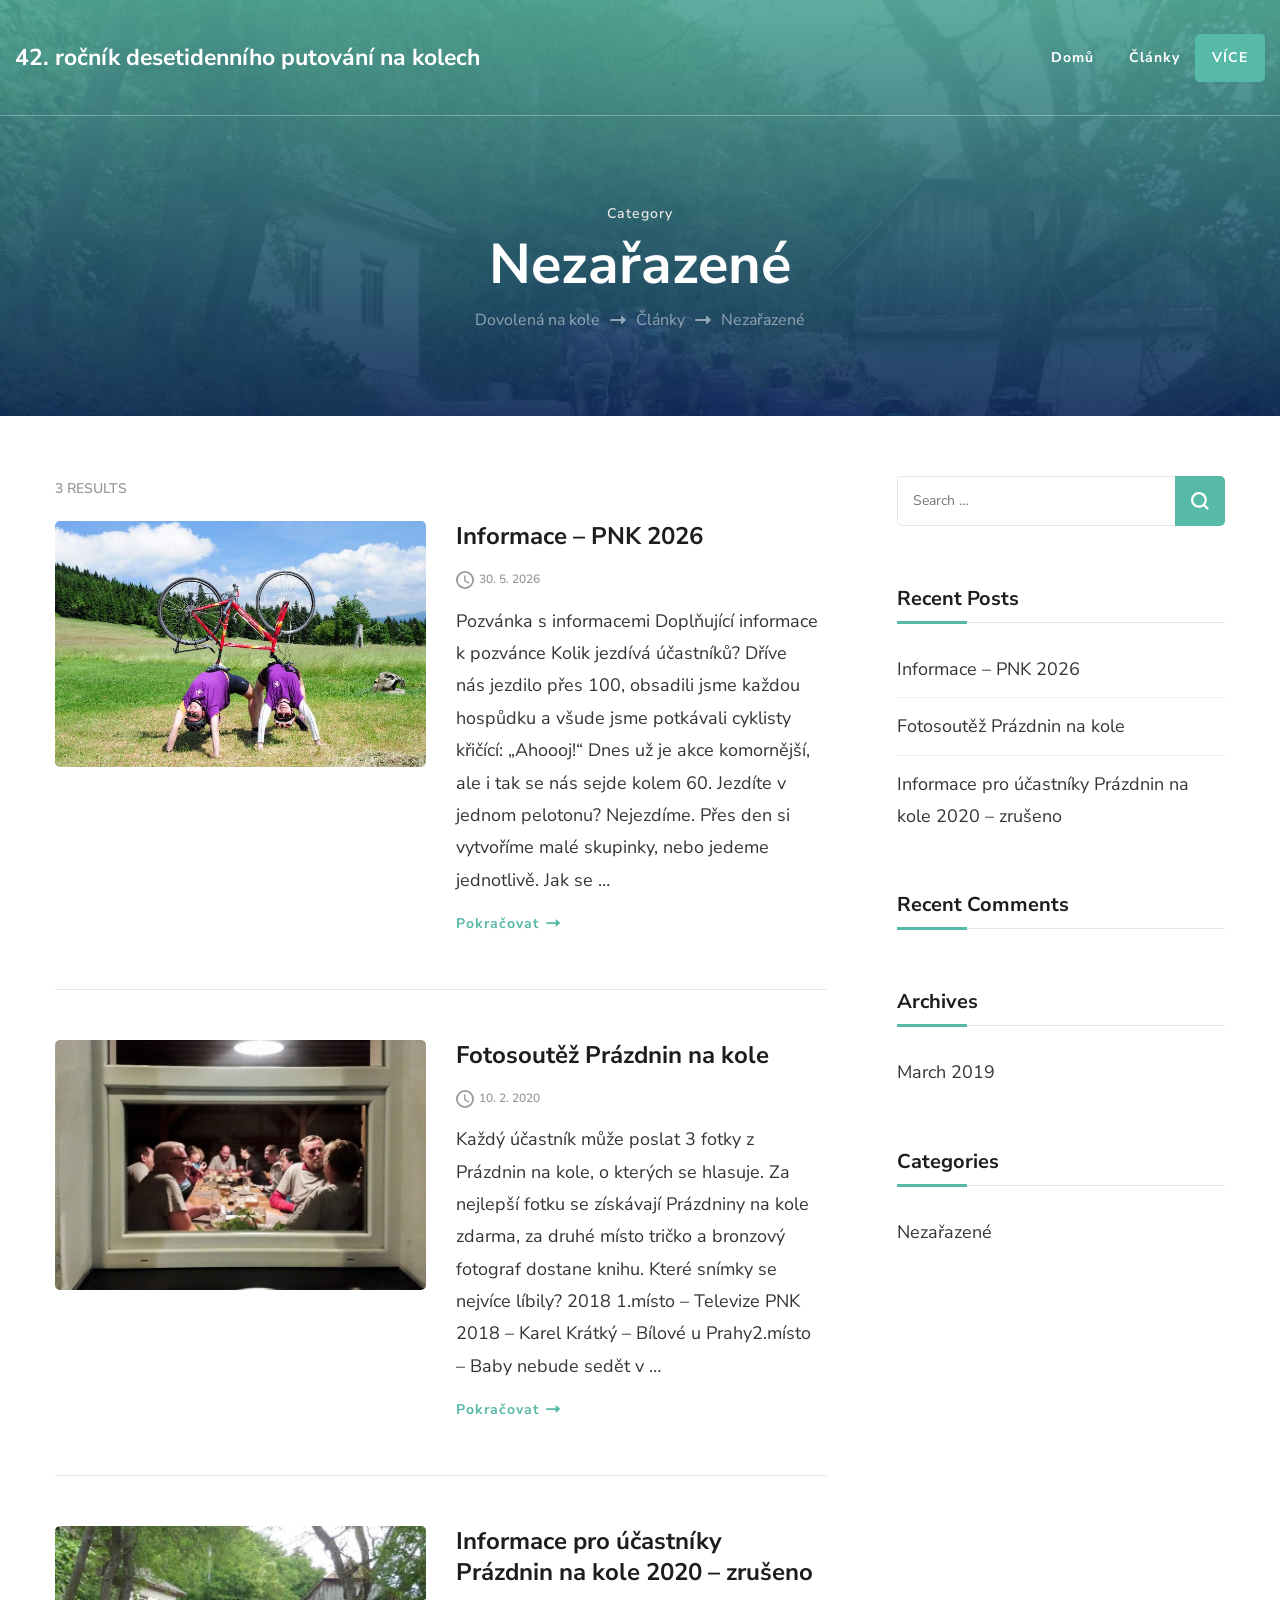
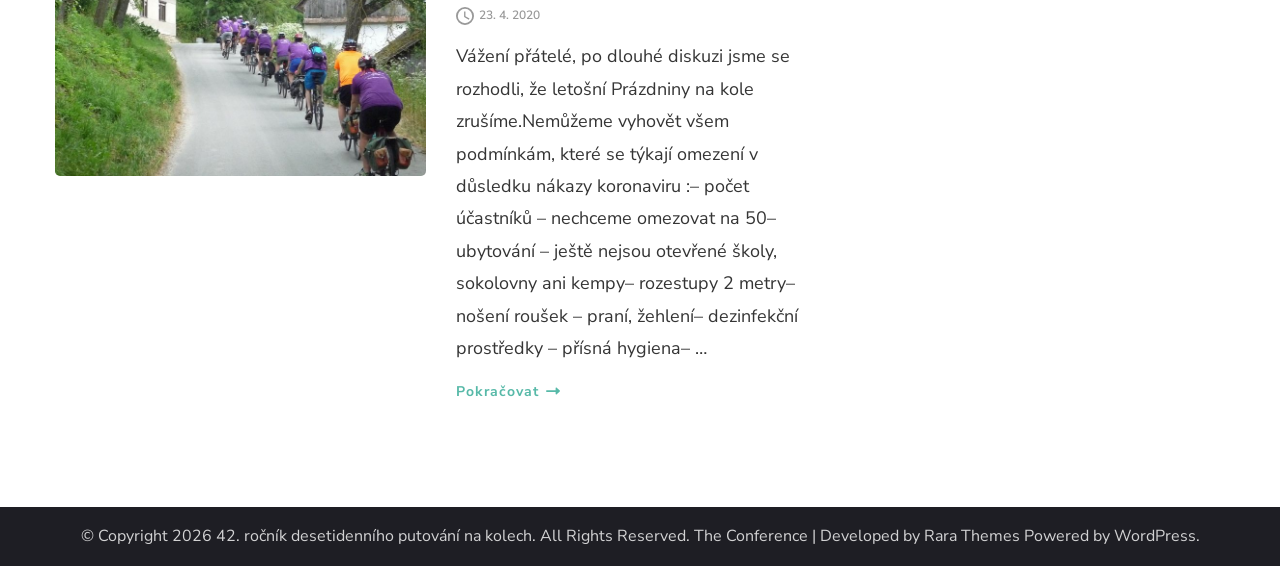
<file: category/nezarazene/index.html>
<!DOCTYPE html>
    <html lang="cs-CZ">
        <head itemscope itemtype="https://schema.org/WebSite">
           <meta charset="UTF-8">
    <meta name="viewport" content="width=device-width, initial-scale=1">
    <link rel="profile" href="http://gmpg.org/xfn/11">
    <title>Nezařazené &#8211; 42. ročník desetidenního putování na kolech</title>
<meta name='robots' content='max-image-preview:large' />
<link rel='dns-prefetch' href='http://fonts.googleapis.com/' />
<style id="wp-img-auto-sizes-contain-inline-css">
img:is([sizes=auto i],[sizes^="auto," i]){contain-intrinsic-size:3000px 1500px}
/*# sourceURL=wp-img-auto-sizes-contain-inline-css */
</style>
<style id="wp-block-library-inline-css">
:root{--wp-block-synced-color:#7a00df;--wp-block-synced-color--rgb:122,0,223;--wp-bound-block-color:var(--wp-block-synced-color);--wp-editor-canvas-background:#ddd;--wp-admin-theme-color:#007cba;--wp-admin-theme-color--rgb:0,124,186;--wp-admin-theme-color-darker-10:#006ba1;--wp-admin-theme-color-darker-10--rgb:0,107,160.5;--wp-admin-theme-color-darker-20:#005a87;--wp-admin-theme-color-darker-20--rgb:0,90,135;--wp-admin-border-width-focus:2px}@media (min-resolution:192dpi){:root{--wp-admin-border-width-focus:1.5px}}.wp-element-button{cursor:pointer}:root .has-very-light-gray-background-color{background-color:#eee}:root .has-very-dark-gray-background-color{background-color:#313131}:root .has-very-light-gray-color{color:#eee}:root .has-very-dark-gray-color{color:#313131}:root .has-vivid-green-cyan-to-vivid-cyan-blue-gradient-background{background:linear-gradient(135deg,#00d084,#0693e3)}:root .has-purple-crush-gradient-background{background:linear-gradient(135deg,#34e2e4,#4721fb 50%,#ab1dfe)}:root .has-hazy-dawn-gradient-background{background:linear-gradient(135deg,#faaca8,#dad0ec)}:root .has-subdued-olive-gradient-background{background:linear-gradient(135deg,#fafae1,#67a671)}:root .has-atomic-cream-gradient-background{background:linear-gradient(135deg,#fdd79a,#004a59)}:root .has-nightshade-gradient-background{background:linear-gradient(135deg,#330968,#31cdcf)}:root .has-midnight-gradient-background{background:linear-gradient(135deg,#020381,#2874fc)}:root{--wp--preset--font-size--normal:16px;--wp--preset--font-size--huge:42px}.has-regular-font-size{font-size:1em}.has-larger-font-size{font-size:2.625em}.has-normal-font-size{font-size:var(--wp--preset--font-size--normal)}.has-huge-font-size{font-size:var(--wp--preset--font-size--huge)}:root .has-text-align-center{text-align:center}:root .has-text-align-left{text-align:left}:root .has-text-align-right{text-align:right}.has-fit-text{white-space:nowrap!important}#end-resizable-editor-section{display:none}.aligncenter{clear:both}.items-justified-left{justify-content:flex-start}.items-justified-center{justify-content:center}.items-justified-right{justify-content:flex-end}.items-justified-space-between{justify-content:space-between}.screen-reader-text{word-wrap:normal!important;border:0;clip-path:inset(50%);height:1px;margin:-1px;overflow:hidden;padding:0;position:absolute;width:1px;word-break:normal!important}.screen-reader-text:focus{background-color:#ddd;clip-path:none;color:#444;display:block;font-size:1em;height:auto;left:5px;line-height:normal;padding:15px 23px 14px;text-decoration:none;top:5px;width:auto;z-index:100000}html :where(.has-border-color){border-style:solid}html :where([style^=border-color],[style*=";border-color"],[style*="; border-color"]){border-style:solid}html :where([style^=border-top-color],[style*=";border-top-color"],[style*="; border-top-color"]){border-top-style:solid}html :where([style^=border-right-color],[style*=";border-right-color"],[style*="; border-right-color"]){border-right-style:solid}html :where([style^=border-bottom-color],[style*=";border-bottom-color"],[style*="; border-bottom-color"]){border-bottom-style:solid}html :where([style^=border-left-color],[style*=";border-left-color"],[style*="; border-left-color"]){border-left-style:solid}html :where([style^=border-width],[style*=";border-width"],[style*="; border-width"]){border-style:solid}html :where([style^=border-top-width],[style*=";border-top-width"],[style*="; border-top-width"]){border-top-style:solid}html :where([style^=border-right-width],[style*=";border-right-width"],[style*="; border-right-width"]){border-right-style:solid}html :where([style^=border-bottom-width],[style*=";border-bottom-width"],[style*="; border-bottom-width"]){border-bottom-style:solid}html :where([style^=border-left-width],[style*=";border-left-width"],[style*="; border-left-width"]){border-left-style:solid}html :where(img[class*=wp-image-]){height:auto;max-width:100%}:where(figure){margin:0 0 1em}html :where(.is-position-sticky){--wp-admin--admin-bar--position-offset:var(--wp-admin--admin-bar--height,0px)}@media screen and (max-width:600px){html :where(.is-position-sticky){--wp-admin--admin-bar--position-offset:0px}}

/*# sourceURL=/wp-includes/css/dist/block-library/common.min.css */
</style>
<style id="wp-block-heading-inline-css">
h1:where(.wp-block-heading).has-background,h2:where(.wp-block-heading).has-background,h3:where(.wp-block-heading).has-background,h4:where(.wp-block-heading).has-background,h5:where(.wp-block-heading).has-background,h6:where(.wp-block-heading).has-background{padding:1.25em 2.375em}h1.has-text-align-left[style*=writing-mode]:where([style*=vertical-lr]),h1.has-text-align-right[style*=writing-mode]:where([style*=vertical-rl]),h2.has-text-align-left[style*=writing-mode]:where([style*=vertical-lr]),h2.has-text-align-right[style*=writing-mode]:where([style*=vertical-rl]),h3.has-text-align-left[style*=writing-mode]:where([style*=vertical-lr]),h3.has-text-align-right[style*=writing-mode]:where([style*=vertical-rl]),h4.has-text-align-left[style*=writing-mode]:where([style*=vertical-lr]),h4.has-text-align-right[style*=writing-mode]:where([style*=vertical-rl]),h5.has-text-align-left[style*=writing-mode]:where([style*=vertical-lr]),h5.has-text-align-right[style*=writing-mode]:where([style*=vertical-rl]),h6.has-text-align-left[style*=writing-mode]:where([style*=vertical-lr]),h6.has-text-align-right[style*=writing-mode]:where([style*=vertical-rl]){rotate:180deg}
/*# sourceURL=https://www.prazdninynakole.cz/wp-includes/blocks/heading/style.min.css */
</style>
<style id="wp-block-paragraph-inline-css">
.is-small-text{font-size:.875em}.is-regular-text{font-size:1em}.is-large-text{font-size:2.25em}.is-larger-text{font-size:3em}.has-drop-cap:not(:focus):first-letter{float:left;font-size:8.4em;font-style:normal;font-weight:100;line-height:.68;margin:.05em .1em 0 0;text-transform:uppercase}body.rtl .has-drop-cap:not(:focus):first-letter{float:none;margin-left:.1em}p.has-drop-cap.has-background{overflow:hidden}:root :where(p.has-background){padding:1.25em 2.375em}:where(p.has-text-color:not(.has-link-color)) a{color:inherit}p.has-text-align-left[style*="writing-mode:vertical-lr"],p.has-text-align-right[style*="writing-mode:vertical-rl"]{rotate:180deg}
/*# sourceURL=https://www.prazdninynakole.cz/wp-includes/blocks/paragraph/style.min.css */
</style>

<style id="classic-theme-styles-inline-css">
/*! This file is auto-generated */
.wp-block-button__link{color:#fff;background-color:#32373c;border-radius:9999px;box-shadow:none;text-decoration:none;padding:calc(.667em + 2px) calc(1.333em + 2px);font-size:1.125em}.wp-block-file__button{background:#32373c;color:#fff;text-decoration:none}
/*# sourceURL=/wp-includes/css/classic-themes.min.css */
</style>

<style id="global-styles-inline-css">
:root{--wp--preset--aspect-ratio--square: 1;--wp--preset--aspect-ratio--4-3: 4/3;--wp--preset--aspect-ratio--3-4: 3/4;--wp--preset--aspect-ratio--3-2: 3/2;--wp--preset--aspect-ratio--2-3: 2/3;--wp--preset--aspect-ratio--16-9: 16/9;--wp--preset--aspect-ratio--9-16: 9/16;--wp--preset--color--black: #000000;--wp--preset--color--cyan-bluish-gray: #abb8c3;--wp--preset--color--white: #ffffff;--wp--preset--color--pale-pink: #f78da7;--wp--preset--color--vivid-red: #cf2e2e;--wp--preset--color--luminous-vivid-orange: #ff6900;--wp--preset--color--luminous-vivid-amber: #fcb900;--wp--preset--color--light-green-cyan: #7bdcb5;--wp--preset--color--vivid-green-cyan: #00d084;--wp--preset--color--pale-cyan-blue: #8ed1fc;--wp--preset--color--vivid-cyan-blue: #0693e3;--wp--preset--color--vivid-purple: #9b51e0;--wp--preset--gradient--vivid-cyan-blue-to-vivid-purple: linear-gradient(135deg,rgb(6,147,227) 0%,rgb(155,81,224) 100%);--wp--preset--gradient--light-green-cyan-to-vivid-green-cyan: linear-gradient(135deg,rgb(122,220,180) 0%,rgb(0,208,130) 100%);--wp--preset--gradient--luminous-vivid-amber-to-luminous-vivid-orange: linear-gradient(135deg,rgb(252,185,0) 0%,rgb(255,105,0) 100%);--wp--preset--gradient--luminous-vivid-orange-to-vivid-red: linear-gradient(135deg,rgb(255,105,0) 0%,rgb(207,46,46) 100%);--wp--preset--gradient--very-light-gray-to-cyan-bluish-gray: linear-gradient(135deg,rgb(238,238,238) 0%,rgb(169,184,195) 100%);--wp--preset--gradient--cool-to-warm-spectrum: linear-gradient(135deg,rgb(74,234,220) 0%,rgb(151,120,209) 20%,rgb(207,42,186) 40%,rgb(238,44,130) 60%,rgb(251,105,98) 80%,rgb(254,248,76) 100%);--wp--preset--gradient--blush-light-purple: linear-gradient(135deg,rgb(255,206,236) 0%,rgb(152,150,240) 100%);--wp--preset--gradient--blush-bordeaux: linear-gradient(135deg,rgb(254,205,165) 0%,rgb(254,45,45) 50%,rgb(107,0,62) 100%);--wp--preset--gradient--luminous-dusk: linear-gradient(135deg,rgb(255,203,112) 0%,rgb(199,81,192) 50%,rgb(65,88,208) 100%);--wp--preset--gradient--pale-ocean: linear-gradient(135deg,rgb(255,245,203) 0%,rgb(182,227,212) 50%,rgb(51,167,181) 100%);--wp--preset--gradient--electric-grass: linear-gradient(135deg,rgb(202,248,128) 0%,rgb(113,206,126) 100%);--wp--preset--gradient--midnight: linear-gradient(135deg,rgb(2,3,129) 0%,rgb(40,116,252) 100%);--wp--preset--font-size--small: 13px;--wp--preset--font-size--medium: 20px;--wp--preset--font-size--large: 36px;--wp--preset--font-size--x-large: 42px;--wp--preset--spacing--20: 0.44rem;--wp--preset--spacing--30: 0.67rem;--wp--preset--spacing--40: 1rem;--wp--preset--spacing--50: 1.5rem;--wp--preset--spacing--60: 2.25rem;--wp--preset--spacing--70: 3.38rem;--wp--preset--spacing--80: 5.06rem;--wp--preset--shadow--natural: 6px 6px 9px rgba(0, 0, 0, 0.2);--wp--preset--shadow--deep: 12px 12px 50px rgba(0, 0, 0, 0.4);--wp--preset--shadow--sharp: 6px 6px 0px rgba(0, 0, 0, 0.2);--wp--preset--shadow--outlined: 6px 6px 0px -3px rgb(255, 255, 255), 6px 6px rgb(0, 0, 0);--wp--preset--shadow--crisp: 6px 6px 0px rgb(0, 0, 0);}.wp-block-button{--wp--preset--dimension--25: 25%;--wp--preset--dimension--50: 50%;--wp--preset--dimension--75: 75%;--wp--preset--dimension--100: 100%;}:where(body) { margin: 0; }:where(.is-layout-flex){gap: 0.5em;}:where(.is-layout-grid){gap: 0.5em;}body .is-layout-flex{display: flex;}.is-layout-flex{flex-wrap: wrap;align-items: center;}.is-layout-flex > :is(*, div){margin: 0;}body .is-layout-grid{display: grid;}.is-layout-grid > :is(*, div){margin: 0;}body{padding-top: 0px;padding-right: 0px;padding-bottom: 0px;padding-left: 0px;}:root :where(.wp-element-button, .wp-block-button__link){background-color: #32373c;border-width: 0;color: #fff;font-family: inherit;font-size: inherit;font-style: inherit;font-weight: inherit;letter-spacing: inherit;line-height: inherit;padding-top: calc(0.667em + 2px);padding-right: calc(1.333em + 2px);padding-bottom: calc(0.667em + 2px);padding-left: calc(1.333em + 2px);text-decoration: none;text-transform: inherit;}.has-black-color{color: var(--wp--preset--color--black) !important;}.has-cyan-bluish-gray-color{color: var(--wp--preset--color--cyan-bluish-gray) !important;}.has-white-color{color: var(--wp--preset--color--white) !important;}.has-pale-pink-color{color: var(--wp--preset--color--pale-pink) !important;}.has-vivid-red-color{color: var(--wp--preset--color--vivid-red) !important;}.has-luminous-vivid-orange-color{color: var(--wp--preset--color--luminous-vivid-orange) !important;}.has-luminous-vivid-amber-color{color: var(--wp--preset--color--luminous-vivid-amber) !important;}.has-light-green-cyan-color{color: var(--wp--preset--color--light-green-cyan) !important;}.has-vivid-green-cyan-color{color: var(--wp--preset--color--vivid-green-cyan) !important;}.has-pale-cyan-blue-color{color: var(--wp--preset--color--pale-cyan-blue) !important;}.has-vivid-cyan-blue-color{color: var(--wp--preset--color--vivid-cyan-blue) !important;}.has-vivid-purple-color{color: var(--wp--preset--color--vivid-purple) !important;}.has-black-background-color{background-color: var(--wp--preset--color--black) !important;}.has-cyan-bluish-gray-background-color{background-color: var(--wp--preset--color--cyan-bluish-gray) !important;}.has-white-background-color{background-color: var(--wp--preset--color--white) !important;}.has-pale-pink-background-color{background-color: var(--wp--preset--color--pale-pink) !important;}.has-vivid-red-background-color{background-color: var(--wp--preset--color--vivid-red) !important;}.has-luminous-vivid-orange-background-color{background-color: var(--wp--preset--color--luminous-vivid-orange) !important;}.has-luminous-vivid-amber-background-color{background-color: var(--wp--preset--color--luminous-vivid-amber) !important;}.has-light-green-cyan-background-color{background-color: var(--wp--preset--color--light-green-cyan) !important;}.has-vivid-green-cyan-background-color{background-color: var(--wp--preset--color--vivid-green-cyan) !important;}.has-pale-cyan-blue-background-color{background-color: var(--wp--preset--color--pale-cyan-blue) !important;}.has-vivid-cyan-blue-background-color{background-color: var(--wp--preset--color--vivid-cyan-blue) !important;}.has-vivid-purple-background-color{background-color: var(--wp--preset--color--vivid-purple) !important;}.has-black-border-color{border-color: var(--wp--preset--color--black) !important;}.has-cyan-bluish-gray-border-color{border-color: var(--wp--preset--color--cyan-bluish-gray) !important;}.has-white-border-color{border-color: var(--wp--preset--color--white) !important;}.has-pale-pink-border-color{border-color: var(--wp--preset--color--pale-pink) !important;}.has-vivid-red-border-color{border-color: var(--wp--preset--color--vivid-red) !important;}.has-luminous-vivid-orange-border-color{border-color: var(--wp--preset--color--luminous-vivid-orange) !important;}.has-luminous-vivid-amber-border-color{border-color: var(--wp--preset--color--luminous-vivid-amber) !important;}.has-light-green-cyan-border-color{border-color: var(--wp--preset--color--light-green-cyan) !important;}.has-vivid-green-cyan-border-color{border-color: var(--wp--preset--color--vivid-green-cyan) !important;}.has-pale-cyan-blue-border-color{border-color: var(--wp--preset--color--pale-cyan-blue) !important;}.has-vivid-cyan-blue-border-color{border-color: var(--wp--preset--color--vivid-cyan-blue) !important;}.has-vivid-purple-border-color{border-color: var(--wp--preset--color--vivid-purple) !important;}.has-vivid-cyan-blue-to-vivid-purple-gradient-background{background: var(--wp--preset--gradient--vivid-cyan-blue-to-vivid-purple) !important;}.has-light-green-cyan-to-vivid-green-cyan-gradient-background{background: var(--wp--preset--gradient--light-green-cyan-to-vivid-green-cyan) !important;}.has-luminous-vivid-amber-to-luminous-vivid-orange-gradient-background{background: var(--wp--preset--gradient--luminous-vivid-amber-to-luminous-vivid-orange) !important;}.has-luminous-vivid-orange-to-vivid-red-gradient-background{background: var(--wp--preset--gradient--luminous-vivid-orange-to-vivid-red) !important;}.has-very-light-gray-to-cyan-bluish-gray-gradient-background{background: var(--wp--preset--gradient--very-light-gray-to-cyan-bluish-gray) !important;}.has-cool-to-warm-spectrum-gradient-background{background: var(--wp--preset--gradient--cool-to-warm-spectrum) !important;}.has-blush-light-purple-gradient-background{background: var(--wp--preset--gradient--blush-light-purple) !important;}.has-blush-bordeaux-gradient-background{background: var(--wp--preset--gradient--blush-bordeaux) !important;}.has-luminous-dusk-gradient-background{background: var(--wp--preset--gradient--luminous-dusk) !important;}.has-pale-ocean-gradient-background{background: var(--wp--preset--gradient--pale-ocean) !important;}.has-electric-grass-gradient-background{background: var(--wp--preset--gradient--electric-grass) !important;}.has-midnight-gradient-background{background: var(--wp--preset--gradient--midnight) !important;}.has-small-font-size{font-size: var(--wp--preset--font-size--small) !important;}.has-medium-font-size{font-size: var(--wp--preset--font-size--medium) !important;}.has-large-font-size{font-size: var(--wp--preset--font-size--large) !important;}.has-x-large-font-size{font-size: var(--wp--preset--font-size--x-large) !important;}
/*# sourceURL=global-styles-inline-css */
</style>

<link rel='stylesheet' id='animate-css' href='../../wp-content/themes/the-conference/css/animate.min.css' media='all' />
<link rel='stylesheet' id='the-conference-google-fonts-css' href='https://fonts.googleapis.com/css?family=Nunito+Sans%3A200%2C200i%2C300%2C300i%2C400%2C400i%2C600%2C600i%2C700%2C700i%2C800%2C800i%2C900%2C900i#038;subset=latin,latin-ext' media='all' />
<link rel='stylesheet' id='the-conference-css' href='../../wp-content/themes/the-conference/style.css' media='all' />
<script id="jquery-core-js" src="../../wp-includes/js/jquery/jquery.min.js"></script>
<script id="jquery-migrate-js" src="../../wp-includes/js/jquery/jquery-migrate.min.js"></script>
<meta name="generator" content="WordPress 7.1.3" />
<style>.recentcomments a{display:inline !important;padding:0 !important;margin:0 !important;}</style><link rel="icon" href="../../wp-content/uploads/2019/03/cropped-cyklokroužek-logo-single-1-32x32.jpg" sizes="32x32" />
<link rel="icon" href="../../wp-content/uploads/2019/03/cropped-cyklokroužek-logo-single-1-192x192.jpg" sizes="192x192" />
<link rel="apple-touch-icon" href="../../wp-content/uploads/2019/03/cropped-cyklokroužek-logo-single-1-180x180.jpg" />
<meta name="msapplication-TileImage" content="https://www.prazdninynakole.cz/wp-content/uploads/2019/03/cropped-cyklokroužek-logo-single-1-270x270.jpg" />
</head>

<body class="archive category category-nezarazene category-1 wp-theme-the-conference hfeed rightsidebar list-view" itemscope itemtype="https://schema.org/WebPage">
    
          <button class="toggle-btn" data-toggle-target=".main-menu-modal" data-toggle-body-class="showing-main-menu-modal" aria-expanded="false" data-set-focus=".close-main-nav-toggle"><span class="bar"></span><span class="bar"></span><span class="bar"></span></button>
      
    <div class="nav-wrap mobile-menu-wrapper">
            <nav id="mobile-site-navigation" class="main-navigation mobile-navigation">        
        <div class="primary-menu-list main-menu-modal cover-modal" data-modal-target-string=".main-menu-modal">
            <button class="close close-main-nav-toggle" data-toggle-target=".main-menu-modal" data-toggle-body-class="showing-main-menu-modal" aria-expanded="false" data-set-focus=".main-menu-modal">
                <span class="toggle-bar"></span> 
                <span class="toggle-bar"></span>
            </button>
            <div class="mobile-menu" aria-label="Mobile">
                <div class="menu-primary-container"><ul id="mobile-primary-menu" class="nav-menu main-menu-modal"><li id="menu-item-11" class="menu-item menu-item-type-post_type menu-item-object-page menu-item-home menu-item-11"><a href="../../index.html">Domů</a></li>
<li id="menu-item-12" class="menu-item menu-item-type-post_type menu-item-object-page current_page_parent menu-item-12"><a href="../../blog/index.html">Články</a></li>
</ul></div>                <div class="nav-btn"><a href="https://www.facebook.com/prazdninynakole" class="btn custom-link" target="_blank">VÍCE</a></div>            </div>
        </div>
    </nav><!-- #mobile-site-navigation -->
        </div>
    <div id="page" class="site">
        <a class="skip-link screen-reader-text" href="index.html#acc-content">Skip to content (Press Enter)</a>
        <header class="site-header" itemscope itemtype="https://schema.org/WPHeader">
        <div class="container">
                <div class="site-branding" itemscope itemtype="https://schema.org/Organization">
		<div class="site-title-wrap">                <p class="site-title" itemprop="name"><a href="../../index.html" rel="home" itemprop="url">42. ročník desetidenního putování na kolech</a></p>
                    </div><!-- .site-title-wrap -->
	</div>    
                <div class="nav-wrap">
                        <nav id="site-navigation" class="main-navigation" role="navigation" itemscope itemtype="https://schema.org/SiteNavigationElement">
            <!-- <button type="button" class="toggle-button" >
                <span class="toggle-bar"></span>
                <span class="toggle-bar"></span>
                <span class="toggle-bar"></span>
            </button> -->
            <div class="menu-primary-container"><ul id="primary-menu" class="nav-menu"><li class="menu-item menu-item-type-post_type menu-item-object-page menu-item-home menu-item-11"><a href="../../index.html">Domů</a></li>
<li class="menu-item menu-item-type-post_type menu-item-object-page current_page_parent menu-item-12"><a href="../../blog/index.html">Články</a></li>
</ul></div>        </nav><!-- #site-navigation -->
    <div class="nav-btn"><a href="https://www.facebook.com/prazdninynakole" class="btn custom-link" target="_blank">VÍCE</a></div>            </div>
        </div>
    </header><!-- .site-header -->
   <div id="acc-content">     
        <div id="content" class="site-content">
            
    <header class="page-header"style="background: url(../../wp-content/uploads/2019/03/cropped-pnkuvod-1.jpg) no-repeat;">
        <div class="container">
            <span class="sub-title">Category</span> <h1 class="page-title">Nezařazené</h1><div class="breadcrumb"><div id="crumbs" itemscope itemtype="https://schema.org/BreadcrumbList"><span itemprop="itemListElement" itemscope itemtype="https://schema.org/ListItem"><a itemprop="item" href="../../index.html" class="home_crumb"><span itemprop="name">Dovolená na kole</span></a><meta itemprop="position" content="1" /><span class="separator"><i class="fas fa-long-arrow-alt-right"></i></span></span><span itemprop="itemListElement" itemscope itemtype="https://schema.org/ListItem"><a itemprop="item" href="../../blog/index.html"><span itemprop="name">Články</span></a><meta itemprop="position" content="2" /><span class="separator"><i class="fas fa-long-arrow-alt-right"></i></span></span><span class="current" itemprop="itemListElement" itemscope itemtype="https://schema.org/ListItem"><span itemprop="name">Nezařazené</span><meta itemprop="position" content="3" /></span></div></div>        </div>
    </header>
            <div class="container">
        
	<div id="primary" class="content-area">
        
        <div class="post-count">3 RESULTS</div>        
		<main id="main" class="site-main">

		
<article id="post-76" class="post-76 post type-post status-publish format-standard has-post-thumbnail hentry category-nezarazene" itemscope itemtype="https://schema.org/Blog">
	<figure class="post-thumbnail"><a href="../../fotogalerie-z-minulych-akci/index.html" class="post-thumbnail"><img width="721" height="479" src="../../wp-content/uploads/2019/03/unnamed.jpg" class="attachment-the-conference-blog size-the-conference-blog wp-post-image" alt="" itemprop="image" decoding="async" srcset="../../wp-content/uploads/2019/03/unnamed.jpg 721w, ../../wp-content/uploads/2019/03/unnamed-300x199.jpg 300w" sizes="(max-width: 721px) 100vw, 721px" /></a></figure><div class="post-content-wrap">    <header class="entry-header">
                <h2 class="entry-title" itemprop="headline">
            <a href="../../fotogalerie-z-minulych-akci/index.html">Informace &#8211; PNK 2026</a>
        </h2>
        
                    <div class="entry-meta">
                <span class="posted-on"><svg xmlns="http://www.w3.org/2000/svg" viewBox="0 0 18 18"><defs><style>.clk{fill:#999;}</style></defs><g transform="translate(-2 -2)"><g transform="translate(2 2)"><path class="clk" d="M11,2a9,9,0,1,0,9,9A9.026,9.026,0,0,0,11,2Zm0,16.2A7.2,7.2,0,1,1,18.2,11,7.21,7.21,0,0,1,11,18.2Z" transform="translate(-2 -2)"/><path class="clk" d="M12.35,7H11v5.4l4.68,2.88.72-1.17-4.05-2.43Z" transform="translate(-2.9 -2.5)"/></g></g></svg><a href="../../fotogalerie-z-minulych-akci/index.html" rel="bookmark"><time class="entry-date published updated" datetime="2026-05-30T23:39:00+02:00" itemprop="dateModified">30. 5. 2026</time></time><time class="updated" datetime="2019-03-14T13:31:23+01:00" itemprop="datePublished">14. 3. 2019</time></a></span>            </div>
        	</header>         
        <div class="entry-content" itemprop="text">
		<p>Pozvánka s informacemi Doplňující informace k pozvánce Kolik jezdívá účastníků? Dříve nás jezdilo přes 100, obsadili jsme každou hospůdku a všude jsme potkávali cyklisty křičící: „Ahoooj!“ Dnes už je akce komornější, ale i tak se nás sejde kolem 60. Jezdíte v jednom pelotonu? Nejezdíme. Přes den si vytvoříme malé skupinky, nebo jedeme jednotlivě. Jak se &hellip; </p>
	</div><!-- .entry-content -->
    	<footer class="entry-footer">
		<a href="../../fotogalerie-z-minulych-akci/index.html" class="btn-transparent">Pokračovat<i class="fas fa-long-arrow-alt-right"></i></a>	</footer><!-- .entry-footer -->
	</div><!-- .post-content-wrap --></article><!-- #post-76 -->

<article id="post-69" class="post-69 post type-post status-publish format-standard has-post-thumbnail hentry category-nezarazene" itemscope itemtype="https://schema.org/Blog">
	<figure class="post-thumbnail"><a href="../../fotosoutez-pnk-2018/index.html" class="post-thumbnail"><img width="768" height="519" src="../../wp-content/uploads/2019/03/Televize-PNK-2018-2-768x519.jpg" class="attachment-the-conference-blog size-the-conference-blog wp-post-image" alt="" itemprop="image" decoding="async" /></a></figure><div class="post-content-wrap">    <header class="entry-header">
                <h2 class="entry-title" itemprop="headline">
            <a href="../../fotosoutez-pnk-2018/index.html">Fotosoutěž Prázdnin na kole</a>
        </h2>
        
                    <div class="entry-meta">
                <span class="posted-on"><svg xmlns="http://www.w3.org/2000/svg" viewBox="0 0 18 18"><defs><style>.clk{fill:#999;}</style></defs><g transform="translate(-2 -2)"><g transform="translate(2 2)"><path class="clk" d="M11,2a9,9,0,1,0,9,9A9.026,9.026,0,0,0,11,2Zm0,16.2A7.2,7.2,0,1,1,18.2,11,7.21,7.21,0,0,1,11,18.2Z" transform="translate(-2 -2)"/><path class="clk" d="M12.35,7H11v5.4l4.68,2.88.72-1.17-4.05-2.43Z" transform="translate(-2.9 -2.5)"/></g></g></svg><a href="../../fotosoutez-pnk-2018/index.html" rel="bookmark"><time class="entry-date published updated" datetime="2020-02-10T18:03:22+01:00" itemprop="dateModified">10. 2. 2020</time></time><time class="updated" datetime="2019-03-14T13:16:21+01:00" itemprop="datePublished">14. 3. 2019</time></a></span>            </div>
        	</header>         
        <div class="entry-content" itemprop="text">
		<p>Každý účastník může poslat 3 fotky z Prázdnin na kole, o kterých se hlasuje. Za nejlepší fotku se získávají Prázdniny na kole zdarma, za druhé místo tričko a bronzový fotograf dostane knihu. Které snímky se nejvíce líbily? 2018 1.místo &#8211; Televize PNK 2018 &#8211; Karel Krátký &#8211; Bílové u Prahy2.místo &#8211; Baby nebude sedět v &hellip; </p>
	</div><!-- .entry-content -->
    	<footer class="entry-footer">
		<a href="../../fotosoutez-pnk-2018/index.html" class="btn-transparent">Pokračovat<i class="fas fa-long-arrow-alt-right"></i></a>	</footer><!-- .entry-footer -->
	</div><!-- .post-content-wrap --></article><!-- #post-69 -->

<article id="post-1" class="post-1 post type-post status-publish format-standard has-post-thumbnail hentry category-nezarazene" itemscope itemtype="https://schema.org/Blog">
	<figure class="post-thumbnail"><a href="../../ahoj-vsichni/index.html" class="post-thumbnail"><img width="768" height="519" src="../../wp-content/uploads/2019/03/pnkuvod-768x519.jpg" class="attachment-the-conference-blog size-the-conference-blog wp-post-image" alt="" itemprop="image" decoding="async" loading="lazy" /></a></figure><div class="post-content-wrap">    <header class="entry-header">
                <h2 class="entry-title" itemprop="headline">
            <a href="../../ahoj-vsichni/index.html">Informace pro účastníky Prázdnin na kole 2020 &#8211; zrušeno</a>
        </h2>
        
                    <div class="entry-meta">
                <span class="posted-on"><svg xmlns="http://www.w3.org/2000/svg" viewBox="0 0 18 18"><defs><style>.clk{fill:#999;}</style></defs><g transform="translate(-2 -2)"><g transform="translate(2 2)"><path class="clk" d="M11,2a9,9,0,1,0,9,9A9.026,9.026,0,0,0,11,2Zm0,16.2A7.2,7.2,0,1,1,18.2,11,7.21,7.21,0,0,1,11,18.2Z" transform="translate(-2 -2)"/><path class="clk" d="M12.35,7H11v5.4l4.68,2.88.72-1.17-4.05-2.43Z" transform="translate(-2.9 -2.5)"/></g></g></svg><a href="../../ahoj-vsichni/index.html" rel="bookmark"><time class="entry-date published updated" datetime="2020-04-23T14:59:42+02:00" itemprop="dateModified">23. 4. 2020</time></time><time class="updated" datetime="2019-03-14T13:16:12+01:00" itemprop="datePublished">14. 3. 2019</time></a></span>            </div>
        	</header>         
        <div class="entry-content" itemprop="text">
		<p>Vážení přátelé, po dlouhé diskuzi jsme se rozhodli, že letošní Prázdniny na kole zrušíme.Nemůžeme vyhovět všem podmínkám, které se týkají omezení v důsledku nákazy koronaviru :&#8211; počet účastníků – nechceme omezovat na 50&#8211; ubytování – ještě nejsou otevřené školy, sokolovny ani kempy&#8211; rozestupy 2 metry&#8211; nošení roušek – praní, žehlení&#8211; dezinfekční prostředky – přísná hygiena&#8211; &hellip; </p>
	</div><!-- .entry-content -->
    	<footer class="entry-footer">
		<a href="../../ahoj-vsichni/index.html" class="btn-transparent">Pokračovat<i class="fas fa-long-arrow-alt-right"></i></a>	</footer><!-- .entry-footer -->
	</div><!-- .post-content-wrap --></article><!-- #post-1 -->

		</main><!-- #main -->
        
                
	</div><!-- #primary -->


<aside id="secondary" class="widget-area" role="complementary" itemscope itemtype="https://schema.org/WPSideBar">
	<section id="search-2" class="widget widget_search"><form role="search" method="get" class="search-form" action="../../index.html">
				<label>
					<span class="screen-reader-text">Search for:</span>
					<input type="search" class="search-field" placeholder="Search &hellip;" value="" name="s" />
				</label>
				<input type="submit" class="search-submit" value="Search" />
			</form></section>
		<section id="recent-posts-2" class="widget widget_recent_entries">
		<h2 class="widget-title" itemprop="name">Recent Posts</h2>
		<ul>
											<li>
					<a href="../../fotogalerie-z-minulych-akci/index.html">Informace &#8211; PNK 2026</a>
									</li>
											<li>
					<a href="../../fotosoutez-pnk-2018/index.html">Fotosoutěž Prázdnin na kole</a>
									</li>
											<li>
					<a href="../../ahoj-vsichni/index.html" aria-current="page">Informace pro účastníky Prázdnin na kole 2020 &#8211; zrušeno</a>
									</li>
					</ul>

		</section><section id="recent-comments-2" class="widget widget_recent_comments"><h2 class="widget-title" itemprop="name">Recent Comments</h2><ul id="recentcomments"></ul></section><section id="archives-2" class="widget widget_archive"><h2 class="widget-title" itemprop="name">Archives</h2>
			<ul>
					<li><a href='../../2019/03/index.html'>March 2019</a></li>
			</ul>

			</section><section id="categories-2" class="widget widget_categories"><h2 class="widget-title" itemprop="name">Categories</h2>
			<ul>
					<li class="cat-item cat-item-1 current-cat"><a aria-current="page" href="index.html">Nezařazené</a>
</li>
			</ul>

			</section></aside><!-- #secondary -->
    
            </div><!-- .container -->  
        </div><!-- .site-content -->
        <div class="overlay"></div>
    <footer id="colophon" class="site-footer" itemscope itemtype="https://schema.org/WPFooter">
        <div class="bottom-footer">
		<div class="container">
			<div class="site-info">            
            <span class="copyright">&copy; Copyright 2026 <a href="../../index.html">42. ročník desetidenního putování na kolech</a>. All Rights Reserved. </span>The Conference | Developed by <a href="https://rarathemes.com/" rel="nofollow" target="_blank">Rara Themes</a></span><span class="wp-link"> Powered by <a href="https://wordpress.org/" target="_blank">WordPress</a>.</span>               
            </div>
		</div>
	</div>
        </footer><!-- #colophon -->
        </div><!-- #acc-content -->
    </div><!-- #page -->
    <script type="speculationrules">
{"prefetch":[{"source":"document","where":{"and":[{"href_matches":"/*"},{"not":{"href_matches":["/wp-*.php","/wp-admin/*","/wp-content/uploads/*","/wp-content/*","/wp-content/plugins/*","/wp-content/themes/the-conference/*","/*\\?(.+)"]}},{"not":{"selector_matches":"a[rel~=\"nofollow\"]"}},{"not":{"selector_matches":".no-prefetch, .no-prefetch a"}}]},"eagerness":"conservative"}]}
</script>
<script id="all-js" src="../../wp-content/themes/the-conference/js/all.min.js"></script>
<script id="v4-shims-js" src="../../wp-content/themes/the-conference/js/v4-shims.min.js"></script>
<script id="jquery-countdown-js" src="../../wp-content/themes/the-conference/js/jquery.countdown.min.js"></script>
<script id="waypoints-js" src="../../wp-content/themes/the-conference/js/waypoints.min.js"></script>
<script id="wow-js" src="../../wp-content/themes/the-conference/js/wow.min.js"></script>
<script id="the-conference-modal-accessibility-js" src="../../wp-content/themes/the-conference/js/modal-accessibility.min.js"></script>
<script id="jquery-ui-core-js-before">
jQuery.uiBackCompat = true;
//# sourceURL=jquery-ui-core-js-before
</script>
<script id="jquery-ui-core-js" src="../../wp-includes/js/jquery/ui/core.min.js"></script>
<script id="jquery-ui-tabs-js" src="../../wp-includes/js/jquery/ui/tabs.min.js"></script>
<script id="the-conference-js-extra">
var the_conference_data = {"rtl":"","singular":"","banner_event_timer":""};
//# sourceURL=the-conference-js-extra
</script>
<script id="the-conference-js" src="../../wp-content/themes/the-conference/js/custom.min.js"></script>
<svg style="position: absolute; width: 0; height: 0; overflow: hidden;" version="1.1" xmlns="http://www.w3.org/2000/svg" xmlns:xlink="http://www.w3.org/1999/xlink">
<defs>
<symbol id="icon-behance" viewBox="0 0 37 32">
<path class="path1" d="M33 6.054h-9.125v2.214h9.125v-2.214zM28.5 13.661q-1.607 0-2.607 0.938t-1.107 2.545h7.286q-0.321-3.482-3.571-3.482zM28.786 24.107q1.125 0 2.179-0.571t1.357-1.554h3.946q-1.786 5.482-7.625 5.482-3.821 0-6.080-2.357t-2.259-6.196q0-3.714 2.33-6.17t6.009-2.455q2.464 0 4.295 1.214t2.732 3.196 0.902 4.429q0 0.304-0.036 0.839h-11.75q0 1.982 1.027 3.063t2.973 1.080zM4.946 23.214h5.286q3.661 0 3.661-2.982 0-3.214-3.554-3.214h-5.393v6.196zM4.946 13.625h5.018q1.393 0 2.205-0.652t0.813-2.027q0-2.571-3.393-2.571h-4.643v5.25zM0 4.536h10.607q1.554 0 2.768 0.25t2.259 0.848 1.607 1.723 0.563 2.75q0 3.232-3.071 4.696 2.036 0.571 3.071 2.054t1.036 3.643q0 1.339-0.438 2.438t-1.179 1.848-1.759 1.268-2.161 0.75-2.393 0.232h-10.911v-22.5z"></path>
</symbol>
<symbol id="icon-deviantart" viewBox="0 0 18 32">
<path class="path1" d="M18.286 5.411l-5.411 10.393 0.429 0.554h4.982v7.411h-9.054l-0.786 0.536-2.536 4.875-0.536 0.536h-5.375v-5.411l5.411-10.411-0.429-0.536h-4.982v-7.411h9.054l0.786-0.536 2.536-4.875 0.536-0.536h5.375v5.411z"></path>
</symbol>
<symbol id="icon-medium" viewBox="0 0 32 32">
<path class="path1" d="M10.661 7.518v20.946q0 0.446-0.223 0.759t-0.652 0.313q-0.304 0-0.589-0.143l-8.304-4.161q-0.375-0.179-0.634-0.598t-0.259-0.83v-20.357q0-0.357 0.179-0.607t0.518-0.25q0.25 0 0.786 0.268l9.125 4.571q0.054 0.054 0.054 0.089zM11.804 9.321l9.536 15.464-9.536-4.75v-10.714zM32 9.643v18.821q0 0.446-0.25 0.723t-0.679 0.277-0.839-0.232l-7.875-3.929zM31.946 7.5q0 0.054-4.58 7.491t-5.366 8.705l-6.964-11.321 5.786-9.411q0.304-0.5 0.929-0.5 0.25 0 0.464 0.107l9.661 4.821q0.071 0.036 0.071 0.107z"></path>
</symbol>
<symbol id="icon-slideshare" viewBox="0 0 32 32">
<path class="path1" d="M15.589 13.214q0 1.482-1.134 2.545t-2.723 1.063-2.723-1.063-1.134-2.545q0-1.5 1.134-2.554t2.723-1.054 2.723 1.054 1.134 2.554zM24.554 13.214q0 1.482-1.125 2.545t-2.732 1.063q-1.589 0-2.723-1.063t-1.134-2.545q0-1.5 1.134-2.554t2.723-1.054q1.607 0 2.732 1.054t1.125 2.554zM28.571 16.429v-11.911q0-1.554-0.571-2.205t-1.982-0.652h-19.857q-1.482 0-2.009 0.607t-0.527 2.25v12.018q0.768 0.411 1.58 0.714t1.446 0.5 1.446 0.33 1.268 0.196 1.25 0.071 1.045 0.009 1.009-0.036 0.795-0.036q1.214-0.018 1.696 0.482 0.107 0.107 0.179 0.161 0.464 0.446 1.089 0.911 0.125-1.625 2.107-1.554 0.089 0 0.652 0.027t0.768 0.036 0.813 0.018 0.946-0.018 0.973-0.080 1.089-0.152 1.107-0.241 1.196-0.348 1.205-0.482 1.286-0.616zM31.482 16.339q-2.161 2.661-6.643 4.5 1.5 5.089-0.411 8.304-1.179 2.018-3.268 2.643-1.857 0.571-3.25-0.268-1.536-0.911-1.464-2.929l-0.018-5.821v-0.018q-0.143-0.036-0.438-0.107t-0.42-0.089l-0.018 6.036q0.071 2.036-1.482 2.929-1.411 0.839-3.268 0.268-2.089-0.643-3.25-2.679-1.875-3.214-0.393-8.268-4.482-1.839-6.643-4.5-0.446-0.661-0.071-1.125t1.071 0.018q0.054 0.036 0.196 0.125t0.196 0.143v-12.393q0-1.286 0.839-2.196t2.036-0.911h22.446q1.196 0 2.036 0.911t0.839 2.196v12.393l0.375-0.268q0.696-0.482 1.071-0.018t-0.071 1.125z"></path>
</symbol>
<symbol id="icon-snapchat-ghost" viewBox="0 0 30 32">
<path class="path1" d="M15.143 2.286q2.393-0.018 4.295 1.223t2.92 3.438q0.482 1.036 0.482 3.196 0 0.839-0.161 3.411 0.25 0.125 0.5 0.125 0.321 0 0.911-0.241t0.911-0.241q0.518 0 1 0.321t0.482 0.821q0 0.571-0.563 0.964t-1.232 0.563-1.232 0.518-0.563 0.848q0 0.268 0.214 0.768 0.661 1.464 1.83 2.679t2.58 1.804q0.5 0.214 1.429 0.411 0.5 0.107 0.5 0.625 0 1.25-3.911 1.839-0.125 0.196-0.196 0.696t-0.25 0.83-0.589 0.33q-0.357 0-1.107-0.116t-1.143-0.116q-0.661 0-1.107 0.089-0.571 0.089-1.125 0.402t-1.036 0.679-1.036 0.723-1.357 0.598-1.768 0.241q-0.929 0-1.723-0.241t-1.339-0.598-1.027-0.723-1.036-0.679-1.107-0.402q-0.464-0.089-1.125-0.089-0.429 0-1.17 0.134t-1.045 0.134q-0.446 0-0.625-0.33t-0.25-0.848-0.196-0.714q-3.911-0.589-3.911-1.839 0-0.518 0.5-0.625 0.929-0.196 1.429-0.411 1.393-0.571 2.58-1.804t1.83-2.679q0.214-0.5 0.214-0.768 0-0.5-0.563-0.848t-1.241-0.527-1.241-0.563-0.563-0.938q0-0.482 0.464-0.813t0.982-0.33q0.268 0 0.857 0.232t0.946 0.232q0.321 0 0.571-0.125-0.161-2.536-0.161-3.393 0-2.179 0.482-3.214 1.143-2.446 3.071-3.536t4.714-1.125z"></path>
</symbol>
<symbol id="icon-yelp" viewBox="0 0 27 32">
<path class="path1" d="M13.804 23.554v2.268q-0.018 5.214-0.107 5.446-0.214 0.571-0.911 0.714-0.964 0.161-3.241-0.679t-2.902-1.589q-0.232-0.268-0.304-0.643-0.018-0.214 0.071-0.464 0.071-0.179 0.607-0.839t3.232-3.857q0.018 0 1.071-1.25 0.268-0.339 0.705-0.438t0.884 0.063q0.429 0.179 0.67 0.518t0.223 0.75zM11.143 19.071q-0.054 0.982-0.929 1.25l-2.143 0.696q-4.911 1.571-5.214 1.571-0.625-0.036-0.964-0.643-0.214-0.446-0.304-1.339-0.143-1.357 0.018-2.973t0.536-2.223 1-0.571q0.232 0 3.607 1.375 1.25 0.518 2.054 0.839l1.5 0.607q0.411 0.161 0.634 0.545t0.205 0.866zM25.893 24.375q-0.125 0.964-1.634 2.875t-2.42 2.268q-0.661 0.25-1.125-0.125-0.25-0.179-3.286-5.125l-0.839-1.375q-0.25-0.375-0.205-0.821t0.348-0.821q0.625-0.768 1.482-0.464 0.018 0.018 2.125 0.714 3.625 1.179 4.321 1.42t0.839 0.366q0.5 0.393 0.393 1.089zM13.893 13.089q0.089 1.821-0.964 2.179-1.036 0.304-2.036-1.268l-6.75-10.679q-0.143-0.625 0.339-1.107 0.732-0.768 3.705-1.598t4.009-0.563q0.714 0.179 0.875 0.804 0.054 0.321 0.393 5.455t0.429 6.777zM25.714 15.018q0.054 0.696-0.464 1.054-0.268 0.179-5.875 1.536-1.196 0.268-1.625 0.411l0.018-0.036q-0.411 0.107-0.821-0.071t-0.661-0.571q-0.536-0.839 0-1.554 0.018-0.018 1.339-1.821 2.232-3.054 2.679-3.643t0.607-0.696q0.5-0.339 1.161-0.036 0.857 0.411 2.196 2.384t1.446 2.991v0.054z"></path>
</symbol>
<symbol id="icon-vine" viewBox="0 0 27 32">
<path class="path1" d="M26.732 14.768v3.536q-1.804 0.411-3.536 0.411-1.161 2.429-2.955 4.839t-3.241 3.848-2.286 1.902q-1.429 0.804-2.893-0.054-0.5-0.304-1.080-0.777t-1.518-1.491-1.83-2.295-1.92-3.286-1.884-4.357-1.634-5.616-1.259-6.964h5.054q0.464 3.893 1.25 7.116t1.866 5.661 2.17 4.205 2.5 3.482q3.018-3.018 5.125-7.25-2.536-1.286-3.982-3.929t-1.446-5.946q0-3.429 1.857-5.616t5.071-2.188q3.179 0 4.875 1.884t1.696 5.313q0 2.839-1.036 5.107-0.125 0.018-0.348 0.054t-0.821 0.036-1.125-0.107-1.107-0.455-0.902-0.92q0.554-1.839 0.554-3.286 0-1.554-0.518-2.357t-1.411-0.804q-0.946 0-1.518 0.884t-0.571 2.509q0 3.321 1.875 5.241t4.768 1.92q1.107 0 2.161-0.25z"></path>
</symbol>
<symbol id="icon-vk" viewBox="0 0 35 32">
<path class="path1" d="M34.232 9.286q0.411 1.143-2.679 5.25-0.429 0.571-1.161 1.518-1.393 1.786-1.607 2.339-0.304 0.732 0.25 1.446 0.304 0.375 1.446 1.464h0.018l0.071 0.071q2.518 2.339 3.411 3.946 0.054 0.089 0.116 0.223t0.125 0.473-0.009 0.607-0.446 0.491-1.054 0.223l-4.571 0.071q-0.429 0.089-1-0.089t-0.929-0.393l-0.357-0.214q-0.536-0.375-1.25-1.143t-1.223-1.384-1.089-1.036-1.009-0.277q-0.054 0.018-0.143 0.063t-0.304 0.259-0.384 0.527-0.304 0.929-0.116 1.384q0 0.268-0.063 0.491t-0.134 0.33l-0.071 0.089q-0.321 0.339-0.946 0.393h-2.054q-1.268 0.071-2.607-0.295t-2.348-0.946-1.839-1.179-1.259-1.027l-0.446-0.429q-0.179-0.179-0.491-0.536t-1.277-1.625-1.893-2.696-2.188-3.768-2.33-4.857q-0.107-0.286-0.107-0.482t0.054-0.286l0.071-0.107q0.268-0.339 1.018-0.339l4.893-0.036q0.214 0.036 0.411 0.116t0.286 0.152l0.089 0.054q0.286 0.196 0.429 0.571 0.357 0.893 0.821 1.848t0.732 1.455l0.286 0.518q0.518 1.071 1 1.857t0.866 1.223 0.741 0.688 0.607 0.25 0.482-0.089q0.036-0.018 0.089-0.089t0.214-0.393 0.241-0.839 0.17-1.446 0-2.232q-0.036-0.714-0.161-1.304t-0.25-0.821l-0.107-0.214q-0.446-0.607-1.518-0.768-0.232-0.036 0.089-0.429 0.304-0.339 0.679-0.536 0.946-0.464 4.268-0.429 1.464 0.018 2.411 0.232 0.357 0.089 0.598 0.241t0.366 0.429 0.188 0.571 0.063 0.813-0.018 0.982-0.045 1.259-0.027 1.473q0 0.196-0.018 0.75t-0.009 0.857 0.063 0.723 0.205 0.696 0.402 0.438q0.143 0.036 0.304 0.071t0.464-0.196 0.679-0.616 0.929-1.196 1.214-1.92q1.071-1.857 1.911-4.018 0.071-0.179 0.179-0.313t0.196-0.188l0.071-0.054 0.089-0.045t0.232-0.054 0.357-0.009l5.143-0.036q0.696-0.089 1.143 0.045t0.554 0.295z"></path>
</symbol>
<symbol id="icon-search" viewBox="0 0 30 32">
<path class="path1" d="M20.571 14.857q0-3.304-2.348-5.652t-5.652-2.348-5.652 2.348-2.348 5.652 2.348 5.652 5.652 2.348 5.652-2.348 2.348-5.652zM29.714 29.714q0 0.929-0.679 1.607t-1.607 0.679q-0.964 0-1.607-0.679l-6.125-6.107q-3.196 2.214-7.125 2.214-2.554 0-4.884-0.991t-4.018-2.679-2.679-4.018-0.991-4.884 0.991-4.884 2.679-4.018 4.018-2.679 4.884-0.991 4.884 0.991 4.018 2.679 2.679 4.018 0.991 4.884q0 3.929-2.214 7.125l6.125 6.125q0.661 0.661 0.661 1.607z"></path>
</symbol>
<symbol id="icon-envelope-o" viewBox="0 0 32 32">
<path class="path1" d="M29.714 26.857v-13.714q-0.571 0.643-1.232 1.179-4.786 3.679-7.607 6.036-0.911 0.768-1.482 1.196t-1.545 0.866-1.83 0.438h-0.036q-0.857 0-1.83-0.438t-1.545-0.866-1.482-1.196q-2.821-2.357-7.607-6.036-0.661-0.536-1.232-1.179v13.714q0 0.232 0.17 0.402t0.402 0.17h26.286q0.232 0 0.402-0.17t0.17-0.402zM29.714 8.089v-0.438t-0.009-0.232-0.054-0.223-0.098-0.161-0.161-0.134-0.25-0.045h-26.286q-0.232 0-0.402 0.17t-0.17 0.402q0 3 2.625 5.071 3.446 2.714 7.161 5.661 0.107 0.089 0.625 0.527t0.821 0.67 0.795 0.563 0.902 0.491 0.768 0.161h0.036q0.357 0 0.768-0.161t0.902-0.491 0.795-0.563 0.821-0.67 0.625-0.527q3.714-2.946 7.161-5.661 0.964-0.768 1.795-2.063t0.83-2.348zM32 7.429v19.429q0 1.179-0.839 2.018t-2.018 0.839h-26.286q-1.179 0-2.018-0.839t-0.839-2.018v-19.429q0-1.179 0.839-2.018t2.018-0.839h26.286q1.179 0 2.018 0.839t0.839 2.018z"></path>
</symbol>
<symbol id="icon-close" viewBox="0 0 25 32">
<path class="path1" d="M23.179 23.607q0 0.714-0.5 1.214l-2.429 2.429q-0.5 0.5-1.214 0.5t-1.214-0.5l-5.25-5.25-5.25 5.25q-0.5 0.5-1.214 0.5t-1.214-0.5l-2.429-2.429q-0.5-0.5-0.5-1.214t0.5-1.214l5.25-5.25-5.25-5.25q-0.5-0.5-0.5-1.214t0.5-1.214l2.429-2.429q0.5-0.5 1.214-0.5t1.214 0.5l5.25 5.25 5.25-5.25q0.5-0.5 1.214-0.5t1.214 0.5l2.429 2.429q0.5 0.5 0.5 1.214t-0.5 1.214l-5.25 5.25 5.25 5.25q0.5 0.5 0.5 1.214z"></path>
</symbol>
<symbol id="icon-angle-down" viewBox="0 0 21 32">
<path class="path1" d="M19.196 13.143q0 0.232-0.179 0.411l-8.321 8.321q-0.179 0.179-0.411 0.179t-0.411-0.179l-8.321-8.321q-0.179-0.179-0.179-0.411t0.179-0.411l0.893-0.893q0.179-0.179 0.411-0.179t0.411 0.179l7.018 7.018 7.018-7.018q0.179-0.179 0.411-0.179t0.411 0.179l0.893 0.893q0.179 0.179 0.179 0.411z"></path>
</symbol>
<symbol id="icon-folder-open" viewBox="0 0 34 32">
<path class="path1" d="M33.554 17q0 0.554-0.554 1.179l-6 7.071q-0.768 0.911-2.152 1.545t-2.563 0.634h-19.429q-0.607 0-1.080-0.232t-0.473-0.768q0-0.554 0.554-1.179l6-7.071q0.768-0.911 2.152-1.545t2.563-0.634h19.429q0.607 0 1.080 0.232t0.473 0.768zM27.429 10.857v2.857h-14.857q-1.679 0-3.518 0.848t-2.929 2.134l-6.107 7.179q0-0.071-0.009-0.223t-0.009-0.223v-17.143q0-1.643 1.179-2.821t2.821-1.179h5.714q1.643 0 2.821 1.179t1.179 2.821v0.571h9.714q1.643 0 2.821 1.179t1.179 2.821z"></path>
</symbol>
<symbol id="icon-twitter" viewBox="0 0 30 32">
<path class="path1" d="M28.929 7.286q-1.196 1.75-2.893 2.982 0.018 0.25 0.018 0.75 0 2.321-0.679 4.634t-2.063 4.437-3.295 3.759-4.607 2.607-5.768 0.973q-4.839 0-8.857-2.589 0.625 0.071 1.393 0.071 4.018 0 7.161-2.464-1.875-0.036-3.357-1.152t-2.036-2.848q0.589 0.089 1.089 0.089 0.768 0 1.518-0.196-2-0.411-3.313-1.991t-1.313-3.67v-0.071q1.214 0.679 2.607 0.732-1.179-0.786-1.875-2.054t-0.696-2.75q0-1.571 0.786-2.911 2.161 2.661 5.259 4.259t6.634 1.777q-0.143-0.679-0.143-1.321 0-2.393 1.688-4.080t4.080-1.688q2.5 0 4.214 1.821 1.946-0.375 3.661-1.393-0.661 2.054-2.536 3.179 1.661-0.179 3.321-0.893z"></path>
</symbol>
<symbol id="icon-facebook" viewBox="0 0 19 32">
<path class="path1" d="M17.125 0.214v4.714h-2.804q-1.536 0-2.071 0.643t-0.536 1.929v3.375h5.232l-0.696 5.286h-4.536v13.554h-5.464v-13.554h-4.554v-5.286h4.554v-3.893q0-3.321 1.857-5.152t4.946-1.83q2.625 0 4.071 0.214z"></path>
</symbol>
<symbol id="icon-github" viewBox="0 0 27 32">
<path class="path1" d="M13.714 2.286q3.732 0 6.884 1.839t4.991 4.991 1.839 6.884q0 4.482-2.616 8.063t-6.759 4.955q-0.482 0.089-0.714-0.125t-0.232-0.536q0-0.054 0.009-1.366t0.009-2.402q0-1.732-0.929-2.536 1.018-0.107 1.83-0.321t1.679-0.696 1.446-1.188 0.946-1.875 0.366-2.688q0-2.125-1.411-3.679 0.661-1.625-0.143-3.643-0.5-0.161-1.446 0.196t-1.643 0.786l-0.679 0.429q-1.661-0.464-3.429-0.464t-3.429 0.464q-0.286-0.196-0.759-0.482t-1.491-0.688-1.518-0.241q-0.804 2.018-0.143 3.643-1.411 1.554-1.411 3.679 0 1.518 0.366 2.679t0.938 1.875 1.438 1.196 1.679 0.696 1.83 0.321q-0.696 0.643-0.875 1.839-0.375 0.179-0.804 0.268t-1.018 0.089-1.17-0.384-0.991-1.116q-0.339-0.571-0.866-0.929t-0.884-0.429l-0.357-0.054q-0.375 0-0.518 0.080t-0.089 0.205 0.161 0.25 0.232 0.214l0.125 0.089q0.393 0.179 0.777 0.679t0.563 0.911l0.179 0.411q0.232 0.679 0.786 1.098t1.196 0.536 1.241 0.125 0.991-0.063l0.411-0.071q0 0.679 0.009 1.58t0.009 0.973q0 0.321-0.232 0.536t-0.714 0.125q-4.143-1.375-6.759-4.955t-2.616-8.063q0-3.732 1.839-6.884t4.991-4.991 6.884-1.839zM5.196 21.982q0.054-0.125-0.125-0.214-0.179-0.054-0.232 0.036-0.054 0.125 0.125 0.214 0.161 0.107 0.232-0.036zM5.75 22.589q0.125-0.089-0.036-0.286-0.179-0.161-0.286-0.054-0.125 0.089 0.036 0.286 0.179 0.179 0.286 0.054zM6.286 23.393q0.161-0.125 0-0.339-0.143-0.232-0.304-0.107-0.161 0.089 0 0.321t0.304 0.125zM7.036 24.143q0.143-0.143-0.071-0.339-0.214-0.214-0.357-0.054-0.161 0.143 0.071 0.339 0.214 0.214 0.357 0.054zM8.054 24.589q0.054-0.196-0.232-0.286-0.268-0.071-0.339 0.125t0.232 0.268q0.268 0.107 0.339-0.107zM9.179 24.679q0-0.232-0.304-0.196-0.286 0-0.286 0.196 0 0.232 0.304 0.196 0.286 0 0.286-0.196zM10.214 24.5q-0.036-0.196-0.321-0.161-0.286 0.054-0.25 0.268t0.321 0.143 0.25-0.25z"></path>
</symbol>
<symbol id="icon-bars" viewBox="0 0 27 32">
<path class="path1" d="M27.429 24v2.286q0 0.464-0.339 0.804t-0.804 0.339h-25.143q-0.464 0-0.804-0.339t-0.339-0.804v-2.286q0-0.464 0.339-0.804t0.804-0.339h25.143q0.464 0 0.804 0.339t0.339 0.804zM27.429 14.857v2.286q0 0.464-0.339 0.804t-0.804 0.339h-25.143q-0.464 0-0.804-0.339t-0.339-0.804v-2.286q0-0.464 0.339-0.804t0.804-0.339h25.143q0.464 0 0.804 0.339t0.339 0.804zM27.429 5.714v2.286q0 0.464-0.339 0.804t-0.804 0.339h-25.143q-0.464 0-0.804-0.339t-0.339-0.804v-2.286q0-0.464 0.339-0.804t0.804-0.339h25.143q0.464 0 0.804 0.339t0.339 0.804z"></path>
</symbol>
<symbol id="icon-google-plus" viewBox="0 0 41 32">
<path class="path1" d="M25.661 16.304q0 3.714-1.554 6.616t-4.429 4.536-6.589 1.634q-2.661 0-5.089-1.036t-4.179-2.786-2.786-4.179-1.036-5.089 1.036-5.089 2.786-4.179 4.179-2.786 5.089-1.036q5.107 0 8.768 3.429l-3.554 3.411q-2.089-2.018-5.214-2.018-2.196 0-4.063 1.107t-2.955 3.009-1.089 4.152 1.089 4.152 2.955 3.009 4.063 1.107q1.482 0 2.723-0.411t2.045-1.027 1.402-1.402 0.875-1.482 0.384-1.321h-7.429v-4.5h12.357q0.214 1.125 0.214 2.179zM41.143 14.125v3.75h-3.732v3.732h-3.75v-3.732h-3.732v-3.75h3.732v-3.732h3.75v3.732h3.732z"></path>
</symbol>
<symbol id="icon-linkedin" viewBox="0 0 27 32">
<path class="path1" d="M6.232 11.161v17.696h-5.893v-17.696h5.893zM6.607 5.696q0.018 1.304-0.902 2.179t-2.42 0.875h-0.036q-1.464 0-2.357-0.875t-0.893-2.179q0-1.321 0.92-2.188t2.402-0.866 2.375 0.866 0.911 2.188zM27.429 18.714v10.143h-5.875v-9.464q0-1.875-0.723-2.938t-2.259-1.063q-1.125 0-1.884 0.616t-1.134 1.527q-0.196 0.536-0.196 1.446v9.875h-5.875q0.036-7.125 0.036-11.554t-0.018-5.286l-0.018-0.857h5.875v2.571h-0.036q0.357-0.571 0.732-1t1.009-0.929 1.554-0.777 2.045-0.277q3.054 0 4.911 2.027t1.857 5.938z"></path>
</symbol>
<symbol id="icon-quote-right" viewBox="0 0 30 32">
<path class="path1" d="M13.714 5.714v12.571q0 1.857-0.723 3.545t-1.955 2.92-2.92 1.955-3.545 0.723h-1.143q-0.464 0-0.804-0.339t-0.339-0.804v-2.286q0-0.464 0.339-0.804t0.804-0.339h1.143q1.893 0 3.232-1.339t1.339-3.232v-0.571q0-0.714-0.5-1.214t-1.214-0.5h-4q-1.429 0-2.429-1t-1-2.429v-6.857q0-1.429 1-2.429t2.429-1h6.857q1.429 0 2.429 1t1 2.429zM29.714 5.714v12.571q0 1.857-0.723 3.545t-1.955 2.92-2.92 1.955-3.545 0.723h-1.143q-0.464 0-0.804-0.339t-0.339-0.804v-2.286q0-0.464 0.339-0.804t0.804-0.339h1.143q1.893 0 3.232-1.339t1.339-3.232v-0.571q0-0.714-0.5-1.214t-1.214-0.5h-4q-1.429 0-2.429-1t-1-2.429v-6.857q0-1.429 1-2.429t2.429-1h6.857q1.429 0 2.429 1t1 2.429z"></path>
</symbol>
<symbol id="icon-mail-reply" viewBox="0 0 32 32">
<path class="path1" d="M32 20q0 2.964-2.268 8.054-0.054 0.125-0.188 0.429t-0.241 0.536-0.232 0.393q-0.214 0.304-0.5 0.304-0.268 0-0.42-0.179t-0.152-0.446q0-0.161 0.045-0.473t0.045-0.42q0.089-1.214 0.089-2.196 0-1.804-0.313-3.232t-0.866-2.473-1.429-1.804-1.884-1.241-2.375-0.759-2.75-0.384-3.134-0.107h-4v4.571q0 0.464-0.339 0.804t-0.804 0.339-0.804-0.339l-9.143-9.143q-0.339-0.339-0.339-0.804t0.339-0.804l9.143-9.143q0.339-0.339 0.804-0.339t0.804 0.339 0.339 0.804v4.571h4q12.732 0 15.625 7.196 0.946 2.393 0.946 5.946z"></path>
</symbol>
<symbol id="icon-youtube" viewBox="0 0 27 32">
<path class="path1" d="M17.339 22.214v3.768q0 1.196-0.696 1.196-0.411 0-0.804-0.393v-5.375q0.393-0.393 0.804-0.393 0.696 0 0.696 1.196zM23.375 22.232v0.821h-1.607v-0.821q0-1.214 0.804-1.214t0.804 1.214zM6.125 18.339h1.911v-1.679h-5.571v1.679h1.875v10.161h1.786v-10.161zM11.268 28.5h1.589v-8.821h-1.589v6.75q-0.536 0.75-1.018 0.75-0.321 0-0.375-0.375-0.018-0.054-0.018-0.625v-6.5h-1.589v6.982q0 0.875 0.143 1.304 0.214 0.661 1.036 0.661 0.857 0 1.821-1.089v0.964zM18.929 25.857v-3.518q0-1.304-0.161-1.768-0.304-1-1.268-1-0.893 0-1.661 0.964v-3.875h-1.589v11.839h1.589v-0.857q0.804 0.982 1.661 0.982 0.964 0 1.268-0.982 0.161-0.482 0.161-1.786zM24.964 25.679v-0.232h-1.625q0 0.911-0.036 1.089-0.125 0.643-0.714 0.643-0.821 0-0.821-1.232v-1.554h3.196v-1.839q0-1.411-0.482-2.071-0.696-0.911-1.893-0.911-1.214 0-1.911 0.911-0.5 0.661-0.5 2.071v3.089q0 1.411 0.518 2.071 0.696 0.911 1.929 0.911 1.286 0 1.929-0.946 0.321-0.482 0.375-0.964 0.036-0.161 0.036-1.036zM14.107 9.375v-3.75q0-1.232-0.768-1.232t-0.768 1.232v3.75q0 1.25 0.768 1.25t0.768-1.25zM26.946 22.786q0 4.179-0.464 6.25-0.25 1.054-1.036 1.768t-1.821 0.821q-3.286 0.375-9.911 0.375t-9.911-0.375q-1.036-0.107-1.83-0.821t-1.027-1.768q-0.464-2-0.464-6.25 0-4.179 0.464-6.25 0.25-1.054 1.036-1.768t1.839-0.839q3.268-0.357 9.893-0.357t9.911 0.357q1.036 0.125 1.83 0.839t1.027 1.768q0.464 2 0.464 6.25zM9.125 0h1.821l-2.161 7.125v4.839h-1.786v-4.839q-0.25-1.321-1.089-3.786-0.661-1.839-1.161-3.339h1.893l1.268 4.696zM15.732 5.946v3.125q0 1.446-0.5 2.107-0.661 0.911-1.893 0.911-1.196 0-1.875-0.911-0.5-0.679-0.5-2.107v-3.125q0-1.429 0.5-2.089 0.679-0.911 1.875-0.911 1.232 0 1.893 0.911 0.5 0.661 0.5 2.089zM21.714 3.054v8.911h-1.625v-0.982q-0.946 1.107-1.839 1.107-0.821 0-1.054-0.661-0.143-0.429-0.143-1.339v-7.036h1.625v6.554q0 0.589 0.018 0.625 0.054 0.393 0.375 0.393 0.482 0 1.018-0.768v-6.804h1.625z"></path>
</symbol>
<symbol id="icon-dropbox" viewBox="0 0 32 32">
<path class="path1" d="M7.179 12.625l8.821 5.446-6.107 5.089-8.75-5.696zM24.786 22.536v1.929l-8.75 5.232v0.018l-0.018-0.018-0.018 0.018v-0.018l-8.732-5.232v-1.929l2.625 1.714 6.107-5.071v-0.036l0.018 0.018 0.018-0.018v0.036l6.125 5.071zM9.893 2.107l6.107 5.089-8.821 5.429-6.036-4.821zM24.821 12.625l6.036 4.839-8.732 5.696-6.125-5.089zM22.125 2.107l8.732 5.696-6.036 4.821-8.821-5.429z"></path>
</symbol>
<symbol id="icon-instagram" viewBox="0 0 27 32">
<path class="path1" d="M18.286 16q0-1.893-1.339-3.232t-3.232-1.339-3.232 1.339-1.339 3.232 1.339 3.232 3.232 1.339 3.232-1.339 1.339-3.232zM20.75 16q0 2.929-2.054 4.982t-4.982 2.054-4.982-2.054-2.054-4.982 2.054-4.982 4.982-2.054 4.982 2.054 2.054 4.982zM22.679 8.679q0 0.679-0.482 1.161t-1.161 0.482-1.161-0.482-0.482-1.161 0.482-1.161 1.161-0.482 1.161 0.482 0.482 1.161zM13.714 4.75q-0.125 0-1.366-0.009t-1.884 0-1.723 0.054-1.839 0.179-1.277 0.33q-0.893 0.357-1.571 1.036t-1.036 1.571q-0.196 0.518-0.33 1.277t-0.179 1.839-0.054 1.723 0 1.884 0.009 1.366-0.009 1.366 0 1.884 0.054 1.723 0.179 1.839 0.33 1.277q0.357 0.893 1.036 1.571t1.571 1.036q0.518 0.196 1.277 0.33t1.839 0.179 1.723 0.054 1.884 0 1.366-0.009 1.366 0.009 1.884 0 1.723-0.054 1.839-0.179 1.277-0.33q0.893-0.357 1.571-1.036t1.036-1.571q0.196-0.518 0.33-1.277t0.179-1.839 0.054-1.723 0-1.884-0.009-1.366 0.009-1.366 0-1.884-0.054-1.723-0.179-1.839-0.33-1.277q-0.357-0.893-1.036-1.571t-1.571-1.036q-0.518-0.196-1.277-0.33t-1.839-0.179-1.723-0.054-1.884 0-1.366 0.009zM27.429 16q0 4.089-0.089 5.661-0.179 3.714-2.214 5.75t-5.75 2.214q-1.571 0.089-5.661 0.089t-5.661-0.089q-3.714-0.179-5.75-2.214t-2.214-5.75q-0.089-1.571-0.089-5.661t0.089-5.661q0.179-3.714 2.214-5.75t5.75-2.214q1.571-0.089 5.661-0.089t5.661 0.089q3.714 0.179 5.75 2.214t2.214 5.75q0.089 1.571 0.089 5.661z"></path>
</symbol>
<symbol id="icon-flickr" viewBox="0 0 27 32">
<path class="path1" d="M22.286 2.286q2.125 0 3.634 1.509t1.509 3.634v17.143q0 2.125-1.509 3.634t-3.634 1.509h-17.143q-2.125 0-3.634-1.509t-1.509-3.634v-17.143q0-2.125 1.509-3.634t3.634-1.509h17.143zM12.464 16q0-1.571-1.107-2.679t-2.679-1.107-2.679 1.107-1.107 2.679 1.107 2.679 2.679 1.107 2.679-1.107 1.107-2.679zM22.536 16q0-1.571-1.107-2.679t-2.679-1.107-2.679 1.107-1.107 2.679 1.107 2.679 2.679 1.107 2.679-1.107 1.107-2.679z"></path>
</symbol>
<symbol id="icon-tumblr" viewBox="0 0 19 32">
<path class="path1" d="M16.857 23.732l1.429 4.232q-0.411 0.625-1.982 1.179t-3.161 0.571q-1.857 0.036-3.402-0.464t-2.545-1.321-1.696-1.893-0.991-2.143-0.295-2.107v-9.714h-3v-3.839q1.286-0.464 2.304-1.241t1.625-1.607 1.036-1.821 0.607-1.768 0.268-1.58q0.018-0.089 0.080-0.152t0.134-0.063h4.357v7.571h5.946v4.5h-5.964v9.25q0 0.536 0.116 1t0.402 0.938 0.884 0.741 1.455 0.25q1.393-0.036 2.393-0.518z"></path>
</symbol>
<symbol id="icon-dribbble" viewBox="0 0 27 32">
<path class="path1" d="M18.286 26.786q-0.75-4.304-2.5-8.893h-0.036l-0.036 0.018q-0.286 0.107-0.768 0.295t-1.804 0.875-2.446 1.464-2.339 2.045-1.839 2.643l-0.268-0.196q3.286 2.679 7.464 2.679 2.357 0 4.571-0.929zM14.982 15.946q-0.375-0.875-0.946-1.982-5.554 1.661-12.018 1.661-0.018 0.125-0.018 0.375 0 2.214 0.786 4.223t2.214 3.598q0.893-1.589 2.205-2.973t2.545-2.223 2.33-1.446 1.777-0.857l0.661-0.232q0.071-0.018 0.232-0.063t0.232-0.080zM13.071 12.161q-2.143-3.804-4.357-6.75-2.464 1.161-4.179 3.321t-2.286 4.857q5.393 0 10.821-1.429zM25.286 17.857q-3.75-1.071-7.304-0.518 1.554 4.268 2.286 8.375 1.982-1.339 3.304-3.384t1.714-4.473zM10.911 4.625q-0.018 0-0.036 0.018 0.018-0.018 0.036-0.018zM21.446 7.214q-3.304-2.929-7.732-2.929-1.357 0-2.768 0.339 2.339 3.036 4.393 6.821 1.232-0.464 2.321-1.080t1.723-1.098 1.17-1.018 0.67-0.723zM25.429 15.875q-0.054-4.143-2.661-7.321l-0.018 0.018q-0.161 0.214-0.339 0.438t-0.777 0.795-1.268 1.080-1.786 1.161-2.348 1.152q0.446 0.946 0.786 1.696 0.036 0.107 0.116 0.313t0.134 0.295q0.643-0.089 1.33-0.125t1.313-0.036 1.232 0.027 1.143 0.071 1.009 0.098 0.857 0.116 0.652 0.107 0.446 0.080zM27.429 16q0 3.732-1.839 6.884t-4.991 4.991-6.884 1.839-6.884-1.839-4.991-4.991-1.839-6.884 1.839-6.884 4.991-4.991 6.884-1.839 6.884 1.839 4.991 4.991 1.839 6.884z"></path>
</symbol>
<symbol id="icon-skype" viewBox="0 0 27 32">
<path class="path1" d="M20.946 18.982q0-0.893-0.348-1.634t-0.866-1.223-1.304-0.875-1.473-0.607-1.563-0.411l-1.857-0.429q-0.536-0.125-0.786-0.188t-0.625-0.205-0.536-0.286-0.295-0.375-0.134-0.536q0-1.375 2.571-1.375 0.768 0 1.375 0.214t0.964 0.509 0.679 0.598 0.714 0.518 0.857 0.214q0.839 0 1.348-0.571t0.509-1.375q0-0.982-1-1.777t-2.536-1.205-3.25-0.411q-1.214 0-2.357 0.277t-2.134 0.839-1.589 1.554-0.598 2.295q0 1.089 0.339 1.902t1 1.348 1.429 0.866 1.839 0.58l2.607 0.643q1.607 0.393 2 0.643 0.571 0.357 0.571 1.071 0 0.696-0.714 1.152t-1.875 0.455q-0.911 0-1.634-0.286t-1.161-0.688-0.813-0.804-0.821-0.688-0.964-0.286q-0.893 0-1.348 0.536t-0.455 1.339q0 1.643 2.179 2.813t5.196 1.17q1.304 0 2.5-0.33t2.188-0.955 1.58-1.67 0.589-2.348zM27.429 22.857q0 2.839-2.009 4.848t-4.848 2.009q-2.321 0-4.179-1.429-1.375 0.286-2.679 0.286-2.554 0-4.884-0.991t-4.018-2.679-2.679-4.018-0.991-4.884q0-1.304 0.286-2.679-1.429-1.857-1.429-4.179 0-2.839 2.009-4.848t4.848-2.009q2.321 0 4.179 1.429 1.375-0.286 2.679-0.286 2.554 0 4.884 0.991t4.018 2.679 2.679 4.018 0.991 4.884q0 1.304-0.286 2.679 1.429 1.857 1.429 4.179z"></path>
</symbol>
<symbol id="icon-foursquare" viewBox="0 0 23 32">
<path class="path1" d="M17.857 7.75l0.661-3.464q0.089-0.411-0.161-0.714t-0.625-0.304h-12.714q-0.411 0-0.688 0.304t-0.277 0.661v19.661q0 0.125 0.107 0.018l5.196-6.286q0.411-0.464 0.679-0.598t0.857-0.134h4.268q0.393 0 0.661-0.259t0.321-0.527q0.429-2.321 0.661-3.411 0.071-0.375-0.205-0.714t-0.652-0.339h-5.25q-0.518 0-0.857-0.339t-0.339-0.857v-0.75q0-0.518 0.339-0.848t0.857-0.33h6.179q0.321 0 0.625-0.241t0.357-0.527zM21.911 3.786q-0.268 1.304-0.955 4.759t-1.241 6.25-0.625 3.098q-0.107 0.393-0.161 0.58t-0.25 0.58-0.438 0.589-0.688 0.375-1.036 0.179h-4.839q-0.232 0-0.393 0.179-0.143 0.161-7.607 8.821-0.393 0.446-1.045 0.509t-0.866-0.098q-0.982-0.393-0.982-1.75v-25.179q0-0.982 0.679-1.83t2.143-0.848h15.857q1.696 0 2.268 0.946t0.179 2.839zM21.911 3.786l-2.821 14.107q0.071-0.304 0.625-3.098t1.241-6.25 0.955-4.759z"></path>
</symbol>
<symbol id="icon-wordpress" viewBox="0 0 32 32">
<path class="path1" d="M2.268 16q0-2.911 1.196-5.589l6.554 17.946q-3.5-1.696-5.625-5.018t-2.125-7.339zM25.268 15.304q0 0.339-0.045 0.688t-0.179 0.884-0.205 0.786-0.313 1.054-0.313 1.036l-1.357 4.571-4.964-14.75q0.821-0.054 1.571-0.143 0.339-0.036 0.464-0.33t-0.045-0.554-0.509-0.241l-3.661 0.179q-1.339-0.018-3.607-0.179-0.214-0.018-0.366 0.089t-0.205 0.268-0.027 0.33 0.161 0.295 0.348 0.143l1.429 0.143 2.143 5.857-3 9-5-14.857q0.821-0.054 1.571-0.143 0.339-0.036 0.464-0.33t-0.045-0.554-0.509-0.241l-3.661 0.179q-0.125 0-0.411-0.009t-0.464-0.009q1.875-2.857 4.902-4.527t6.563-1.67q2.625 0 5.009 0.946t4.259 2.661h-0.179q-0.982 0-1.643 0.723t-0.661 1.705q0 0.214 0.036 0.429t0.071 0.384 0.143 0.411 0.161 0.375 0.214 0.402 0.223 0.375 0.259 0.429 0.25 0.411q1.125 1.911 1.125 3.786zM16.232 17.196l4.232 11.554q0.018 0.107 0.089 0.196-2.25 0.786-4.554 0.786-2 0-3.875-0.571zM28.036 9.411q1.696 3.107 1.696 6.589 0 3.732-1.857 6.884t-4.982 4.973l4.196-12.107q1.054-3.018 1.054-4.929 0-0.75-0.107-1.411zM16 0q3.25 0 6.214 1.268t5.107 3.411 3.411 5.107 1.268 6.214-1.268 6.214-3.411 5.107-5.107 3.411-6.214 1.268-6.214-1.268-5.107-3.411-3.411-5.107-1.268-6.214 1.268-6.214 3.411-5.107 5.107-3.411 6.214-1.268zM16 31.268q3.089 0 5.92-1.214t4.875-3.259 3.259-4.875 1.214-5.92-1.214-5.92-3.259-4.875-4.875-3.259-5.92-1.214-5.92 1.214-4.875 3.259-3.259 4.875-1.214 5.92 1.214 5.92 3.259 4.875 4.875 3.259 5.92 1.214z"></path>
</symbol>
<symbol id="icon-stumbleupon" viewBox="0 0 34 32">
<path class="path1" d="M18.964 12.714v-2.107q0-0.75-0.536-1.286t-1.286-0.536-1.286 0.536-0.536 1.286v10.929q0 3.125-2.25 5.339t-5.411 2.214q-3.179 0-5.42-2.241t-2.241-5.42v-4.75h5.857v4.679q0 0.768 0.536 1.295t1.286 0.527 1.286-0.527 0.536-1.295v-11.071q0-3.054 2.259-5.214t5.384-2.161q3.143 0 5.393 2.179t2.25 5.25v2.429l-3.482 1.036zM28.429 16.679h5.857v4.75q0 3.179-2.241 5.42t-5.42 2.241q-3.161 0-5.411-2.223t-2.25-5.366v-4.786l2.339 1.089 3.482-1.036v4.821q0 0.75 0.536 1.277t1.286 0.527 1.286-0.527 0.536-1.277v-4.911z"></path>
</symbol>
<symbol id="icon-digg" viewBox="0 0 37 32">
<path class="path1" d="M5.857 5.036h3.643v17.554h-9.5v-12.446h5.857v-5.107zM5.857 19.661v-6.589h-2.196v6.589h2.196zM10.964 10.143v12.446h3.661v-12.446h-3.661zM10.964 5.036v3.643h3.661v-3.643h-3.661zM16.089 10.143h9.518v16.821h-9.518v-2.911h5.857v-1.464h-5.857v-12.446zM21.946 19.661v-6.589h-2.196v6.589h2.196zM27.071 10.143h9.5v16.821h-9.5v-2.911h5.839v-1.464h-5.839v-12.446zM32.911 19.661v-6.589h-2.196v6.589h2.196z"></path>
</symbol>
<symbol id="icon-spotify" viewBox="0 0 27 32">
<path class="path1" d="M20.125 21.607q0-0.571-0.536-0.911-3.446-2.054-7.982-2.054-2.375 0-5.125 0.607-0.75 0.161-0.75 0.929 0 0.357 0.241 0.616t0.634 0.259q0.089 0 0.661-0.143 2.357-0.482 4.339-0.482 4.036 0 7.089 1.839 0.339 0.196 0.589 0.196 0.339 0 0.589-0.241t0.25-0.616zM21.839 17.768q0-0.714-0.625-1.089-4.232-2.518-9.786-2.518-2.732 0-5.411 0.75-0.857 0.232-0.857 1.143 0 0.446 0.313 0.759t0.759 0.313q0.125 0 0.661-0.143 2.179-0.589 4.482-0.589 4.982 0 8.714 2.214 0.429 0.232 0.679 0.232 0.446 0 0.759-0.313t0.313-0.759zM23.768 13.339q0-0.839-0.714-1.25-2.25-1.304-5.232-1.973t-6.125-0.67q-3.643 0-6.5 0.839-0.411 0.125-0.688 0.455t-0.277 0.866q0 0.554 0.366 0.929t0.92 0.375q0.196 0 0.714-0.143 2.375-0.661 5.482-0.661 2.839 0 5.527 0.607t4.527 1.696q0.375 0.214 0.714 0.214 0.518 0 0.902-0.366t0.384-0.92zM27.429 16q0 3.732-1.839 6.884t-4.991 4.991-6.884 1.839-6.884-1.839-4.991-4.991-1.839-6.884 1.839-6.884 4.991-4.991 6.884-1.839 6.884 1.839 4.991 4.991 1.839 6.884z"></path>
</symbol>
<symbol id="icon-soundcloud" viewBox="0 0 41 32">
<path class="path1" d="M14 24.5l0.286-4.304-0.286-9.339q-0.018-0.179-0.134-0.304t-0.295-0.125q-0.161 0-0.286 0.125t-0.125 0.304l-0.25 9.339 0.25 4.304q0.018 0.179 0.134 0.295t0.277 0.116q0.393 0 0.429-0.411zM19.286 23.982l0.196-3.768-0.214-10.464q0-0.286-0.232-0.429-0.143-0.089-0.286-0.089t-0.286 0.089q-0.232 0.143-0.232 0.429l-0.018 0.107-0.179 10.339q0 0.018 0.196 4.214v0.018q0 0.179 0.107 0.304 0.161 0.196 0.411 0.196 0.196 0 0.357-0.161 0.161-0.125 0.161-0.357zM0.625 17.911l0.357 2.286-0.357 2.25q-0.036 0.161-0.161 0.161t-0.161-0.161l-0.304-2.25 0.304-2.286q0.036-0.161 0.161-0.161t0.161 0.161zM2.161 16.5l0.464 3.696-0.464 3.625q-0.036 0.161-0.179 0.161-0.161 0-0.161-0.179l-0.411-3.607 0.411-3.696q0-0.161 0.161-0.161 0.143 0 0.179 0.161zM3.804 15.821l0.446 4.375-0.446 4.232q0 0.196-0.196 0.196-0.179 0-0.214-0.196l-0.375-4.232 0.375-4.375q0.036-0.214 0.214-0.214 0.196 0 0.196 0.214zM5.482 15.696l0.411 4.5-0.411 4.357q-0.036 0.232-0.25 0.232-0.232 0-0.232-0.232l-0.375-4.357 0.375-4.5q0-0.232 0.232-0.232 0.214 0 0.25 0.232zM7.161 16.018l0.375 4.179-0.375 4.393q-0.036 0.286-0.286 0.286-0.107 0-0.188-0.080t-0.080-0.205l-0.357-4.393 0.357-4.179q0-0.107 0.080-0.188t0.188-0.080q0.25 0 0.286 0.268zM8.839 13.411l0.375 6.786-0.375 4.393q0 0.125-0.089 0.223t-0.214 0.098q-0.286 0-0.321-0.321l-0.321-4.393 0.321-6.786q0.036-0.321 0.321-0.321 0.125 0 0.214 0.098t0.089 0.223zM10.518 11.875l0.339 8.357-0.339 4.357q0 0.143-0.098 0.241t-0.241 0.098q-0.321 0-0.357-0.339l-0.286-4.357 0.286-8.357q0.036-0.339 0.357-0.339 0.143 0 0.241 0.098t0.098 0.241zM12.268 11.161l0.321 9.036-0.321 4.321q-0.036 0.375-0.393 0.375-0.339 0-0.375-0.375l-0.286-4.321 0.286-9.036q0-0.161 0.116-0.277t0.259-0.116q0.161 0 0.268 0.116t0.125 0.277zM19.268 24.411v0 0zM15.732 11.089l0.268 9.107-0.268 4.268q0 0.179-0.134 0.313t-0.313 0.134-0.304-0.125-0.143-0.321l-0.25-4.268 0.25-9.107q0-0.196 0.134-0.321t0.313-0.125 0.313 0.125 0.134 0.321zM17.5 11.429l0.25 8.786-0.25 4.214q0 0.196-0.143 0.339t-0.339 0.143-0.339-0.143-0.161-0.339l-0.214-4.214 0.214-8.786q0.018-0.214 0.161-0.357t0.339-0.143 0.33 0.143 0.152 0.357zM21.286 20.214l-0.25 4.125q0 0.232-0.161 0.393t-0.393 0.161-0.393-0.161-0.179-0.393l-0.107-2.036-0.107-2.089 0.214-11.357v-0.054q0.036-0.268 0.214-0.429 0.161-0.125 0.357-0.125 0.143 0 0.268 0.089 0.25 0.143 0.286 0.464zM41.143 19.875q0 2.089-1.482 3.563t-3.571 1.473h-14.036q-0.232-0.036-0.393-0.196t-0.161-0.393v-16.054q0-0.411 0.5-0.589 1.518-0.607 3.232-0.607 3.482 0 6.036 2.348t2.857 5.777q0.946-0.393 1.964-0.393 2.089 0 3.571 1.482t1.482 3.589z"></path>
</symbol>
<symbol id="icon-codepen" viewBox="0 0 32 32">
<path class="path1" d="M3.857 20.875l10.768 7.179v-6.411l-5.964-3.982zM2.75 18.304l3.446-2.304-3.446-2.304v4.607zM17.375 28.054l10.768-7.179-4.804-3.214-5.964 3.982v6.411zM16 19.25l4.857-3.25-4.857-3.25-4.857 3.25zM8.661 14.339l5.964-3.982v-6.411l-10.768 7.179zM25.804 16l3.446 2.304v-4.607zM23.339 14.339l4.804-3.214-10.768-7.179v6.411zM32 11.125v9.75q0 0.732-0.607 1.143l-14.625 9.75q-0.375 0.232-0.768 0.232t-0.768-0.232l-14.625-9.75q-0.607-0.411-0.607-1.143v-9.75q0-0.732 0.607-1.143l14.625-9.75q0.375-0.232 0.768-0.232t0.768 0.232l14.625 9.75q0.607 0.411 0.607 1.143z"></path>
</symbol>
<symbol id="icon-twitch" viewBox="0 0 32 32">
<path class="path1" d="M16 7.75v7.75h-2.589v-7.75h2.589zM23.107 7.75v7.75h-2.589v-7.75h2.589zM23.107 21.321l4.518-4.536v-14.196h-21.321v18.732h5.821v3.875l3.875-3.875h7.107zM30.214 0v18.089l-7.75 7.75h-5.821l-3.875 3.875h-3.875v-3.875h-7.107v-20.679l1.946-5.161h26.482z"></path>
</symbol>
<symbol id="icon-meanpath" viewBox="0 0 27 32">
<path class="path1" d="M23.411 15.036v2.036q0 0.429-0.241 0.679t-0.67 0.25h-3.607q-0.429 0-0.679-0.25t-0.25-0.679v-2.036q0-0.429 0.25-0.679t0.679-0.25h3.607q0.429 0 0.67 0.25t0.241 0.679zM14.661 19.143v-4.464q0-0.946-0.58-1.527t-1.527-0.58h-2.375q-1.214 0-1.714 0.929-0.5-0.929-1.714-0.929h-2.321q-0.946 0-1.527 0.58t-0.58 1.527v4.464q0 0.393 0.375 0.393h0.982q0.393 0 0.393-0.393v-4.107q0-0.429 0.241-0.679t0.688-0.25h1.679q0.429 0 0.679 0.25t0.25 0.679v4.107q0 0.393 0.375 0.393h0.964q0.393 0 0.393-0.393v-4.107q0-0.429 0.25-0.679t0.679-0.25h1.732q0.429 0 0.67 0.25t0.241 0.679v4.107q0 0.393 0.393 0.393h0.982q0.375 0 0.375-0.393zM25.179 17.429v-2.75q0-0.946-0.589-1.527t-1.536-0.58h-4.714q-0.946 0-1.536 0.58t-0.589 1.527v7.321q0 0.375 0.393 0.375h0.982q0.375 0 0.375-0.375v-3.214q0.554 0.75 1.679 0.75h3.411q0.946 0 1.536-0.58t0.589-1.527zM27.429 6.429v19.143q0 1.714-1.214 2.929t-2.929 1.214h-19.143q-1.714 0-2.929-1.214t-1.214-2.929v-19.143q0-1.714 1.214-2.929t2.929-1.214h19.143q1.714 0 2.929 1.214t1.214 2.929z"></path>
</symbol>
<symbol id="icon-pinterest-p" viewBox="0 0 23 32">
<path class="path1" d="M0 10.661q0-1.929 0.67-3.634t1.848-2.973 2.714-2.196 3.304-1.393 3.607-0.464q2.821 0 5.25 1.188t3.946 3.455 1.518 5.125q0 1.714-0.339 3.357t-1.071 3.161-1.786 2.67-2.589 1.839-3.375 0.688q-1.214 0-2.411-0.571t-1.714-1.571q-0.179 0.696-0.5 2.009t-0.42 1.696-0.366 1.268-0.464 1.268-0.571 1.116-0.821 1.384-1.107 1.545l-0.25 0.089-0.161-0.179q-0.268-2.804-0.268-3.357 0-1.643 0.384-3.688t1.188-5.134 0.929-3.625q-0.571-1.161-0.571-3.018 0-1.482 0.929-2.786t2.357-1.304q1.089 0 1.696 0.723t0.607 1.83q0 1.179-0.786 3.411t-0.786 3.339q0 1.125 0.804 1.866t1.946 0.741q0.982 0 1.821-0.446t1.402-1.214 1-1.696 0.679-1.973 0.357-1.982 0.116-1.777q0-3.089-1.955-4.813t-5.098-1.723q-3.571 0-5.964 2.313t-2.393 5.866q0 0.786 0.223 1.518t0.482 1.161 0.482 0.813 0.223 0.545q0 0.5-0.268 1.304t-0.661 0.804q-0.036 0-0.304-0.054-0.911-0.268-1.616-1t-1.089-1.688-0.58-1.929-0.196-1.902z"></path>
</symbol>
<symbol id="icon-get-pocket" viewBox="0 0 31 32">
<path class="path1" d="M27.946 2.286q1.161 0 1.964 0.813t0.804 1.973v9.268q0 3.143-1.214 6t-3.259 4.911-4.893 3.259-5.973 1.205q-3.143 0-5.991-1.205t-4.902-3.259-3.268-4.911-1.214-6v-9.268q0-1.143 0.821-1.964t1.964-0.821h25.161zM15.375 21.286q0.839 0 1.464-0.589l7.214-6.929q0.661-0.625 0.661-1.518 0-0.875-0.616-1.491t-1.491-0.616q-0.839 0-1.464 0.589l-5.768 5.536-5.768-5.536q-0.625-0.589-1.446-0.589-0.875 0-1.491 0.616t-0.616 1.491q0 0.911 0.643 1.518l7.232 6.929q0.589 0.589 1.446 0.589z"></path>
</symbol>
<symbol id="icon-vimeo" viewBox="0 0 32 32">
<path class="path1" d="M30.518 9.25q-0.179 4.214-5.929 11.625-5.946 7.696-10.036 7.696-2.536 0-4.286-4.696-0.786-2.857-2.357-8.607-1.286-4.679-2.804-4.679-0.321 0-2.268 1.357l-1.375-1.75q0.429-0.375 1.929-1.723t2.321-2.063q2.786-2.464 4.304-2.607 1.696-0.161 2.732 0.991t1.446 3.634q0.786 5.125 1.179 6.661 0.982 4.446 2.143 4.446 0.911 0 2.75-2.875 1.804-2.875 1.946-4.393 0.232-2.482-1.946-2.482-1.018 0-2.161 0.464 2.143-7.018 8.196-6.821 4.482 0.143 4.214 5.821z"></path>
</symbol>
<symbol id="icon-reddit-alien" viewBox="0 0 32 32">
<path class="path1" d="M32 15.107q0 1.036-0.527 1.884t-1.42 1.295q0.214 0.821 0.214 1.714 0 2.768-1.902 5.125t-5.188 3.723-7.143 1.366-7.134-1.366-5.179-3.723-1.902-5.125q0-0.839 0.196-1.679-0.911-0.446-1.464-1.313t-0.554-1.902q0-1.464 1.036-2.509t2.518-1.045q1.518 0 2.589 1.125 3.893-2.714 9.196-2.893l2.071-9.304q0.054-0.232 0.268-0.375t0.464-0.089l6.589 1.446q0.321-0.661 0.964-1.063t1.411-0.402q1.107 0 1.893 0.777t0.786 1.884-0.786 1.893-1.893 0.786-1.884-0.777-0.777-1.884l-5.964-1.321-1.857 8.429q5.357 0.161 9.268 2.857 1.036-1.089 2.554-1.089 1.482 0 2.518 1.045t1.036 2.509zM7.464 18.661q0 1.107 0.777 1.893t1.884 0.786 1.893-0.786 0.786-1.893-0.786-1.884-1.893-0.777q-1.089 0-1.875 0.786t-0.786 1.875zM21.929 25q0.196-0.196 0.196-0.464t-0.196-0.464q-0.179-0.179-0.446-0.179t-0.464 0.179q-0.732 0.75-2.161 1.107t-2.857 0.357-2.857-0.357-2.161-1.107q-0.196-0.179-0.464-0.179t-0.446 0.179q-0.196 0.179-0.196 0.455t0.196 0.473q0.768 0.768 2.116 1.214t2.188 0.527 1.625 0.080 1.625-0.080 2.188-0.527 2.116-1.214zM21.875 21.339q1.107 0 1.884-0.786t0.777-1.893q0-1.089-0.786-1.875t-1.875-0.786q-1.107 0-1.893 0.777t-0.786 1.884 0.786 1.893 1.893 0.786z"></path>
</symbol>
<symbol id="icon-hashtag" viewBox="0 0 32 32">
<path class="path1" d="M17.696 18.286l1.143-4.571h-4.536l-1.143 4.571h4.536zM31.411 9.286l-1 4q-0.125 0.429-0.554 0.429h-5.839l-1.143 4.571h5.554q0.268 0 0.446 0.214 0.179 0.25 0.107 0.5l-1 4q-0.089 0.429-0.554 0.429h-5.839l-1.446 5.857q-0.125 0.429-0.554 0.429h-4q-0.286 0-0.464-0.214-0.161-0.214-0.107-0.5l1.393-5.571h-4.536l-1.446 5.857q-0.125 0.429-0.554 0.429h-4.018q-0.268 0-0.446-0.214-0.161-0.214-0.107-0.5l1.393-5.571h-5.554q-0.268 0-0.446-0.214-0.161-0.214-0.107-0.5l1-4q0.125-0.429 0.554-0.429h5.839l1.143-4.571h-5.554q-0.268 0-0.446-0.214-0.179-0.25-0.107-0.5l1-4q0.089-0.429 0.554-0.429h5.839l1.446-5.857q0.125-0.429 0.571-0.429h4q0.268 0 0.446 0.214 0.161 0.214 0.107 0.5l-1.393 5.571h4.536l1.446-5.857q0.125-0.429 0.571-0.429h4q0.268 0 0.446 0.214 0.161 0.214 0.107 0.5l-1.393 5.571h5.554q0.268 0 0.446 0.214 0.161 0.214 0.107 0.5z"></path>
</symbol>
<symbol id="icon-chain" viewBox="0 0 30 32">
<path class="path1" d="M26 21.714q0-0.714-0.5-1.214l-3.714-3.714q-0.5-0.5-1.214-0.5-0.75 0-1.286 0.571 0.054 0.054 0.339 0.33t0.384 0.384 0.268 0.339 0.232 0.455 0.063 0.491q0 0.714-0.5 1.214t-1.214 0.5q-0.268 0-0.491-0.063t-0.455-0.232-0.339-0.268-0.384-0.384-0.33-0.339q-0.589 0.554-0.589 1.304 0 0.714 0.5 1.214l3.679 3.696q0.482 0.482 1.214 0.482 0.714 0 1.214-0.464l2.625-2.607q0.5-0.5 0.5-1.196zM13.446 9.125q0-0.714-0.5-1.214l-3.679-3.696q-0.5-0.5-1.214-0.5-0.696 0-1.214 0.482l-2.625 2.607q-0.5 0.5-0.5 1.196 0 0.714 0.5 1.214l3.714 3.714q0.482 0.482 1.214 0.482 0.75 0 1.286-0.554-0.054-0.054-0.339-0.33t-0.384-0.384-0.268-0.339-0.232-0.455-0.063-0.491q0-0.714 0.5-1.214t1.214-0.5q0.268 0 0.491 0.063t0.455 0.232 0.339 0.268 0.384 0.384 0.33 0.339q0.589-0.554 0.589-1.304zM29.429 21.714q0 2.143-1.518 3.625l-2.625 2.607q-1.482 1.482-3.625 1.482-2.161 0-3.643-1.518l-3.679-3.696q-1.482-1.482-1.482-3.625 0-2.196 1.571-3.732l-1.571-1.571q-1.536 1.571-3.714 1.571-2.143 0-3.643-1.5l-3.714-3.714q-1.5-1.5-1.5-3.643t1.518-3.625l2.625-2.607q1.482-1.482 3.625-1.482 2.161 0 3.643 1.518l3.679 3.696q1.482 1.482 1.482 3.625 0 2.196-1.571 3.732l1.571 1.571q1.536-1.571 3.714-1.571 2.143 0 3.643 1.5l3.714 3.714q1.5 1.5 1.5 3.643z"></path>
</symbol>
<symbol id="icon-thumb-tack" viewBox="0 0 21 32">
<path class="path1" d="M8.571 15.429v-8q0-0.25-0.161-0.411t-0.411-0.161-0.411 0.161-0.161 0.411v8q0 0.25 0.161 0.411t0.411 0.161 0.411-0.161 0.161-0.411zM20.571 21.714q0 0.464-0.339 0.804t-0.804 0.339h-7.661l-0.911 8.625q-0.036 0.214-0.188 0.366t-0.366 0.152h-0.018q-0.482 0-0.571-0.482l-1.357-8.661h-7.214q-0.464 0-0.804-0.339t-0.339-0.804q0-2.196 1.402-3.955t3.17-1.759v-9.143q-0.929 0-1.607-0.679t-0.679-1.607 0.679-1.607 1.607-0.679h11.429q0.929 0 1.607 0.679t0.679 1.607-0.679 1.607-1.607 0.679v9.143q1.768 0 3.17 1.759t1.402 3.955z"></path>
</symbol>
<symbol id="icon-arrow-left" viewBox="0 0 43 32">
<path class="path1" d="M42.311 14.044c-0.178-0.178-0.533-0.356-0.711-0.356h-33.778l10.311-10.489c0.178-0.178 0.356-0.533 0.356-0.711 0-0.356-0.178-0.533-0.356-0.711l-1.6-1.422c-0.356-0.178-0.533-0.356-0.889-0.356s-0.533 0.178-0.711 0.356l-14.578 14.933c-0.178 0.178-0.356 0.533-0.356 0.711s0.178 0.533 0.356 0.711l14.756 14.933c0 0.178 0.356 0.356 0.533 0.356s0.533-0.178 0.711-0.356l1.6-1.6c0.178-0.178 0.356-0.533 0.356-0.711s-0.178-0.533-0.356-0.711l-10.311-10.489h33.778c0.178 0 0.533-0.178 0.711-0.356 0.356-0.178 0.533-0.356 0.533-0.711v-2.133c0-0.356-0.178-0.711-0.356-0.889z"></path>
</symbol>
<symbol id="icon-arrow-right" viewBox="0 0 43 32">
<path class="path1" d="M0.356 17.956c0.178 0.178 0.533 0.356 0.711 0.356h33.778l-10.311 10.489c-0.178 0.178-0.356 0.533-0.356 0.711 0 0.356 0.178 0.533 0.356 0.711l1.6 1.6c0.178 0.178 0.533 0.356 0.711 0.356s0.533-0.178 0.711-0.356l14.756-14.933c0.178-0.356 0.356-0.711 0.356-0.889s-0.178-0.533-0.356-0.711l-14.756-14.933c0-0.178-0.356-0.356-0.533-0.356s-0.533 0.178-0.711 0.356l-1.6 1.6c-0.178 0.178-0.356 0.533-0.356 0.711s0.178 0.533 0.356 0.711l10.311 10.489h-33.778c-0.178 0-0.533 0.178-0.711 0.356-0.356 0.178-0.533 0.356-0.533 0.711v2.311c0 0.178 0.178 0.533 0.356 0.711z"></path>
</symbol>
<symbol id="icon-play" viewBox="0 0 22 28">
<path d="M21.625 14.484l-20.75 11.531c-0.484 0.266-0.875 0.031-0.875-0.516v-23c0-0.547 0.391-0.781 0.875-0.516l20.75 11.531c0.484 0.266 0.484 0.703 0 0.969z"></path>
</symbol>
<symbol id="icon-pause" viewBox="0 0 24 28">
<path d="M24 3v22c0 0.547-0.453 1-1 1h-8c-0.547 0-1-0.453-1-1v-22c0-0.547 0.453-1 1-1h8c0.547 0 1 0.453 1 1zM10 3v22c0 0.547-0.453 1-1 1h-8c-0.547 0-1-0.453-1-1v-22c0-0.547 0.453-1 1-1h8c0.547 0 1 0.453 1 1z"></path>
</symbol>
</defs>
</svg>

</body>
</html>
</file>
